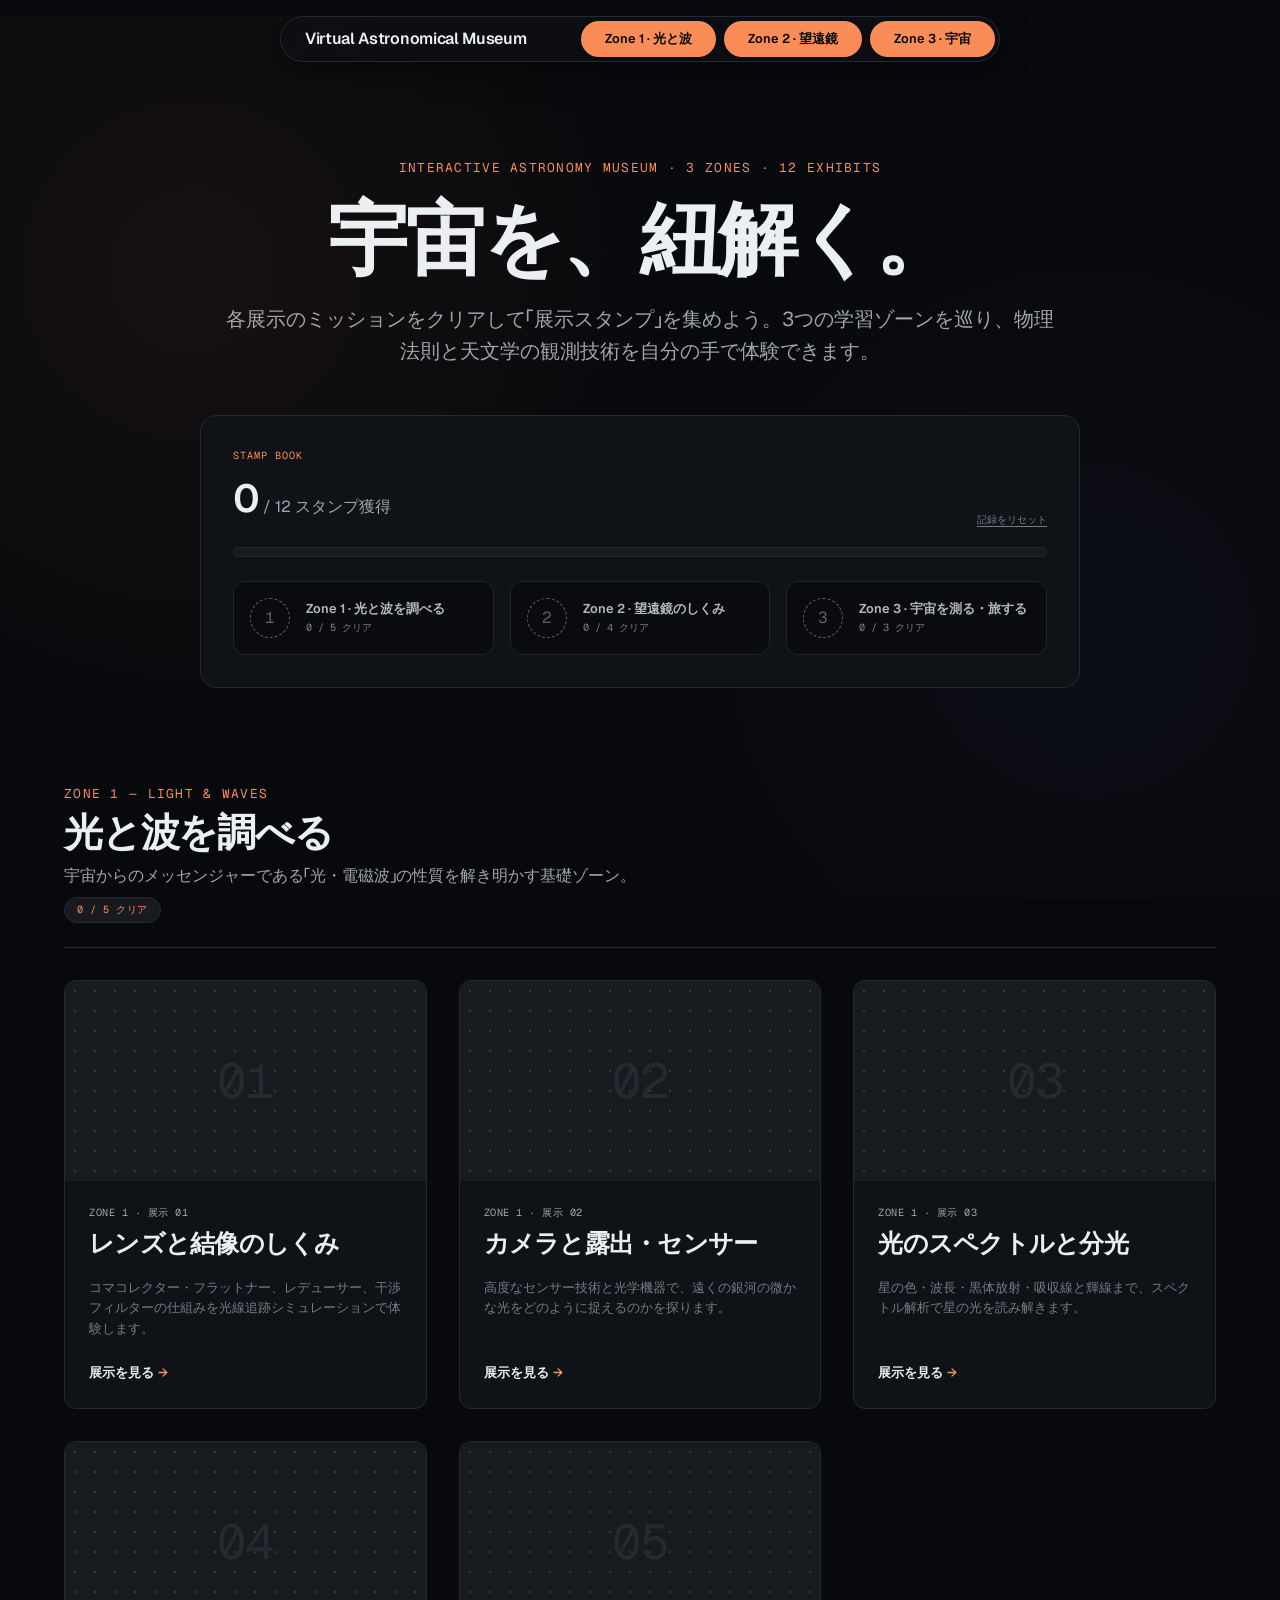
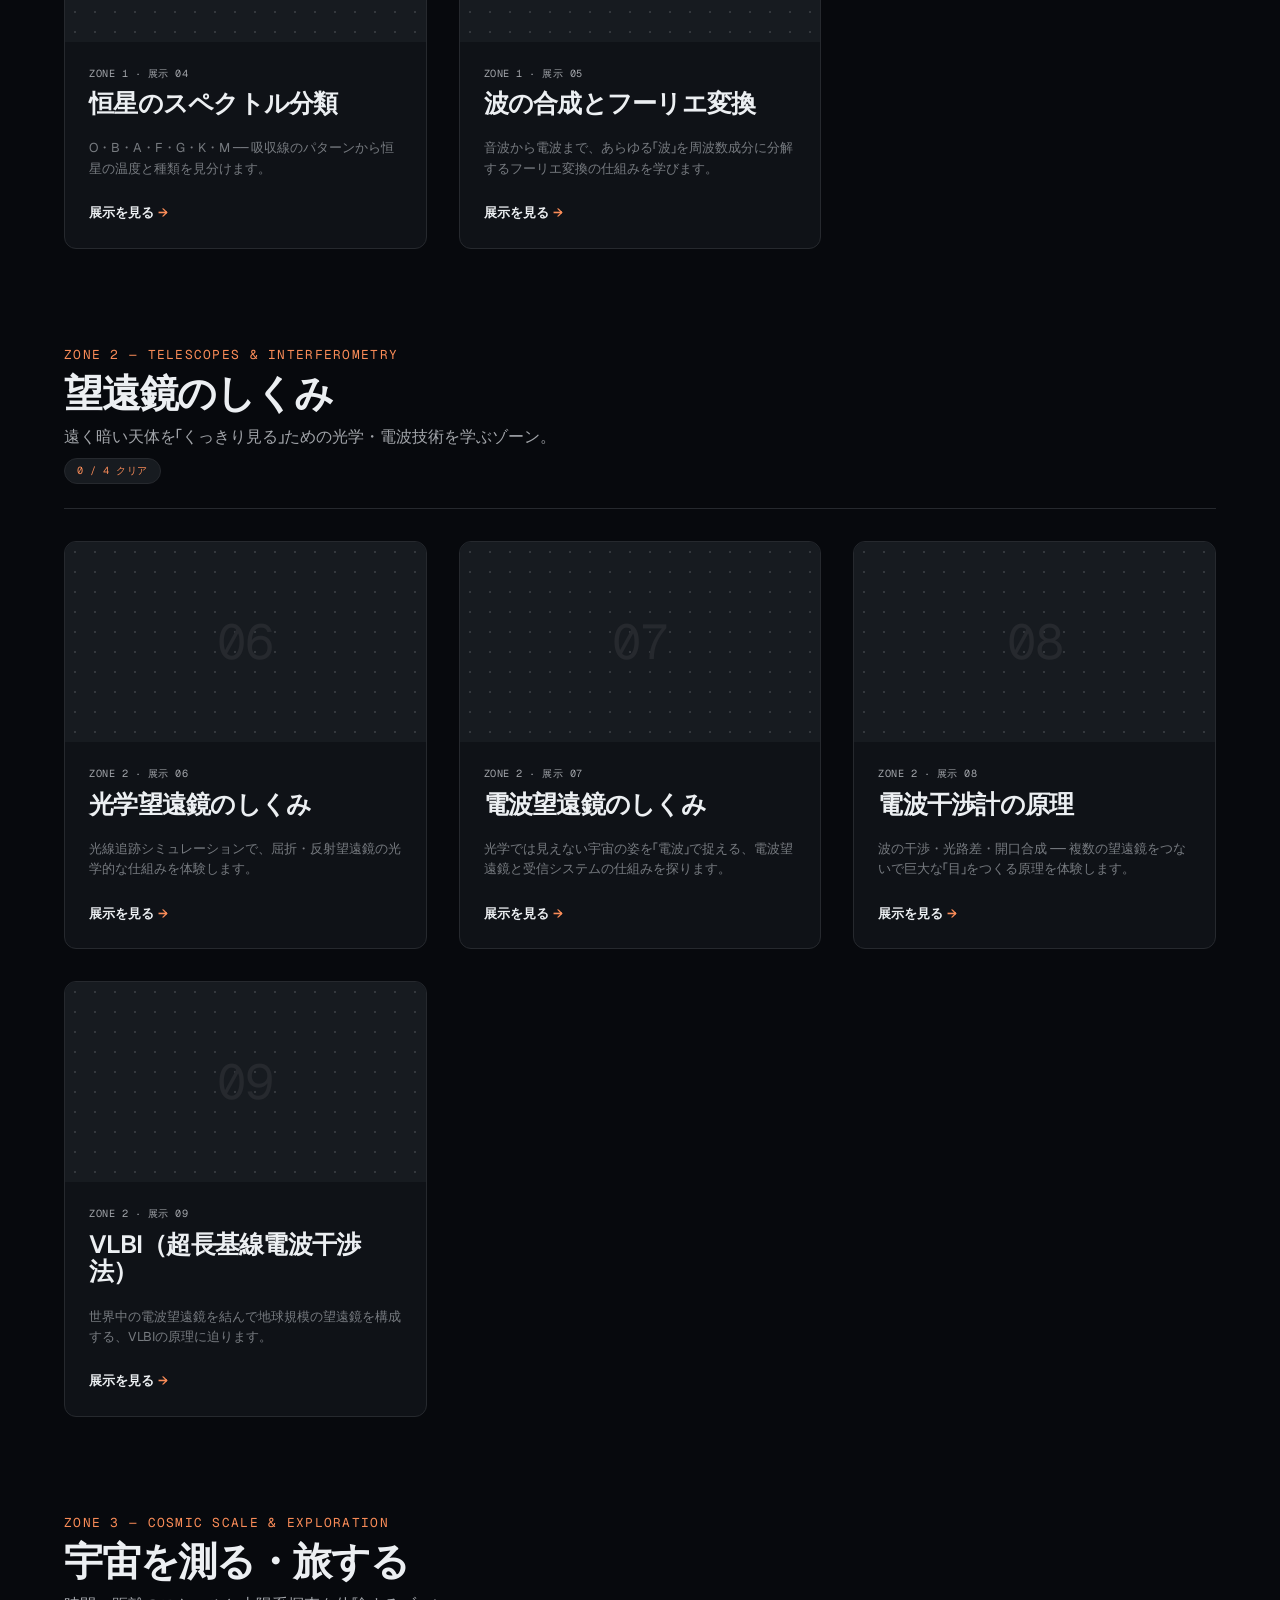
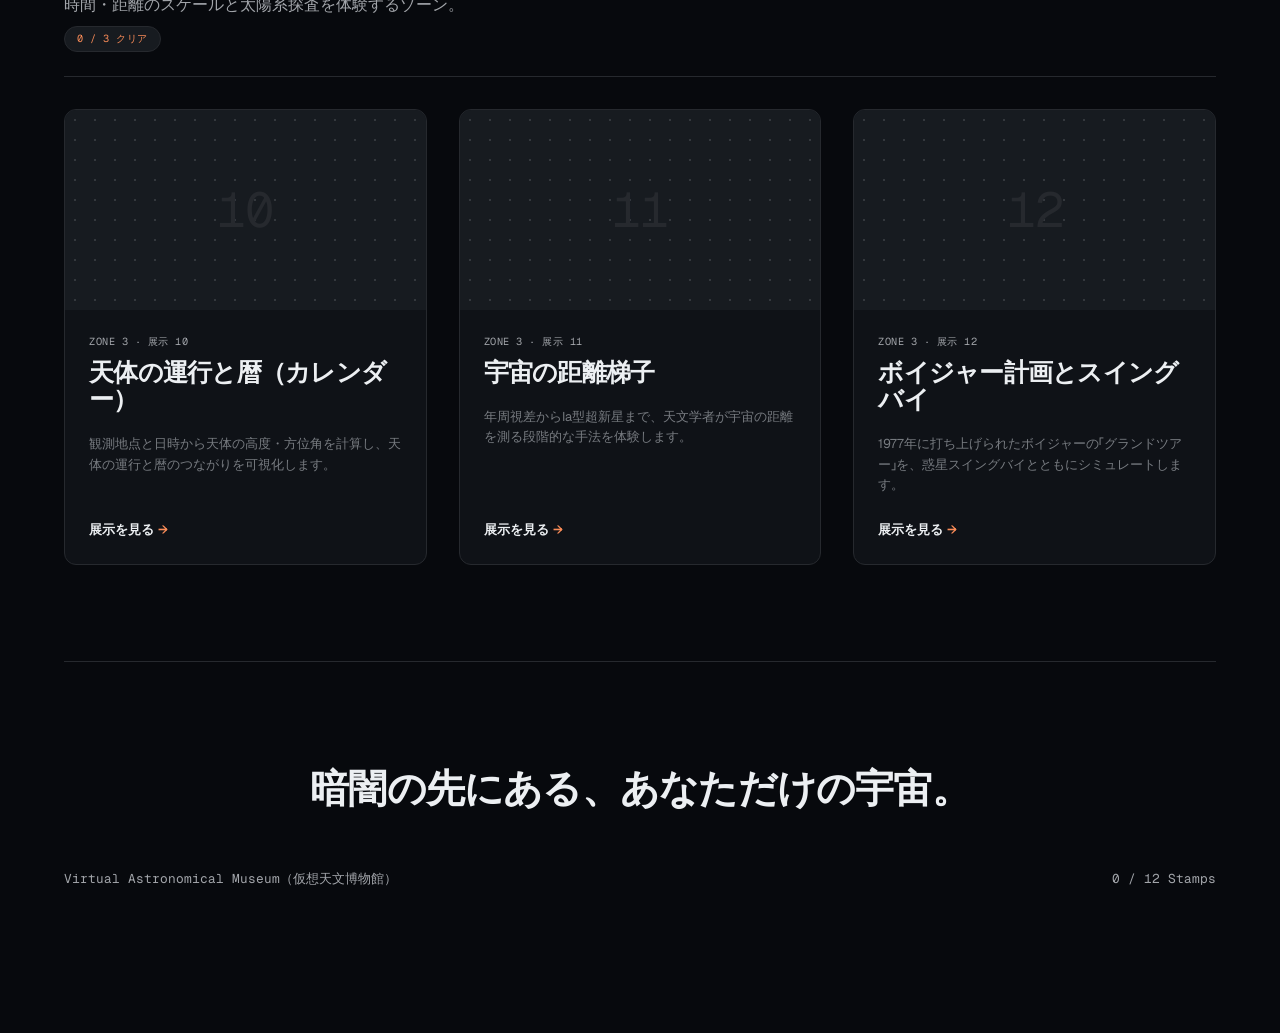
<file: index.html>
<!doctype html>
<html lang="ja">
  <head>
    <meta charset="UTF-8" />
    <meta name="viewport" content="width=device-width, initial-scale=1.0" />
    <title>Virtual Astronomical Museum | 仮想天文博物館</title>
    <link rel="stylesheet" href="style.css" />
    <script src="common-ui.js" defer></script>
    <meta name="description" content="バーチャル天文博物館で、光と波・望遠鏡のしくみ・宇宙のスケールをインタラクティブに探求しましょう。" />
  </head>
  <body>
    <div class="page-container">
      <!-- Nav: N5 Floating Pill -->
      <nav class="nav-pill" aria-label="Main Navigation" style="max-width: 720px; margin-top: var(--space-md)">
        <div class="nav-pill__wordmark">Virtual Astronomical Museum</div>
        <div class="nav-pill__actions">
          <a href="#zone-light" class="nav-pill__btn">Zone 1 · 光と波</a>
          <a href="#zone-telescope" class="nav-pill__btn">Zone 2 · 望遠鏡</a>
          <a href="#zone-cosmos" class="nav-pill__btn">Zone 3 · 宇宙</a>
        </div>
      </nav>

      <!-- Portfolio Grid Header -->
      <header class="portfolio-header" id="exhibits">
        <div class="portfolio-header__tagline">Interactive Astronomy Museum · 3 Zones · 12 Exhibits</div>
        <h1 class="portfolio-header__title">宇宙を、紐解く。</h1>
        <p class="section-lead" style="margin-left: auto; margin-right: auto">
          各展示のミッションをクリアして「展示スタンプ」を集めよう。3つの学習ゾーンを巡り、物理法則と天文学の観測技術を自分の手で体験できます。
        </p>
      </header>

      <!-- スタンプ帳ダッシュボード（common-ui.js により動的描画） -->
      <section id="vam-dashboard" class="vam-dashboard" aria-label="スタンプ帳ダッシュボード"></section>

      <!-- ゾーン別展示カードグリッド（common-ui.js により VAM_CATALOG から動的描画） -->
      <main id="vam-zones"></main>

      <!-- Footer: Ft5 Statement -->
      <footer class="footer-statement">
        <div class="footer-statement__text">暗闇の先にある、あなただけの宇宙。</div>
        <div class="footer-statement__meta">
          <span>Virtual Astronomical Museum（仮想天文博物館）</span>
          <span data-vam="stamp-count">0 / 12 Stamps</span>
        </div>
      </footer>
    </div>
  </body>
</html>
</file>
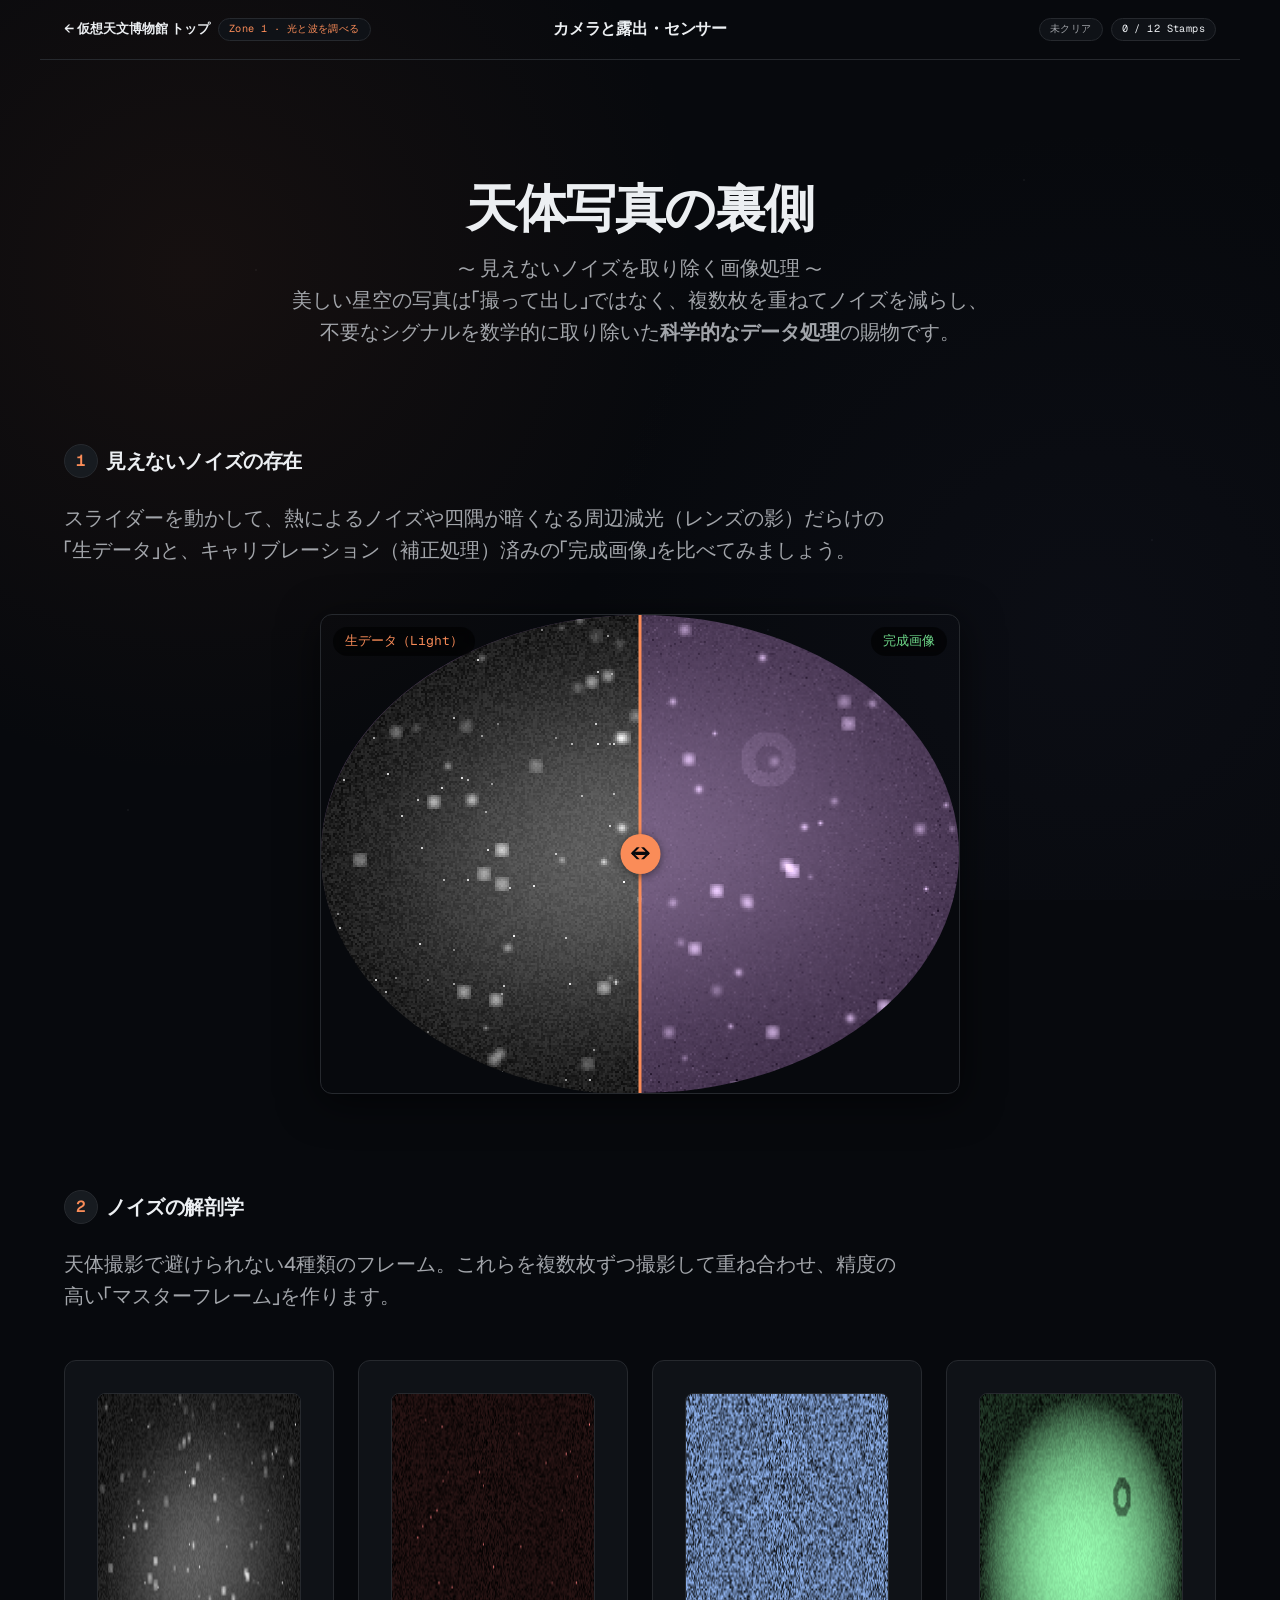
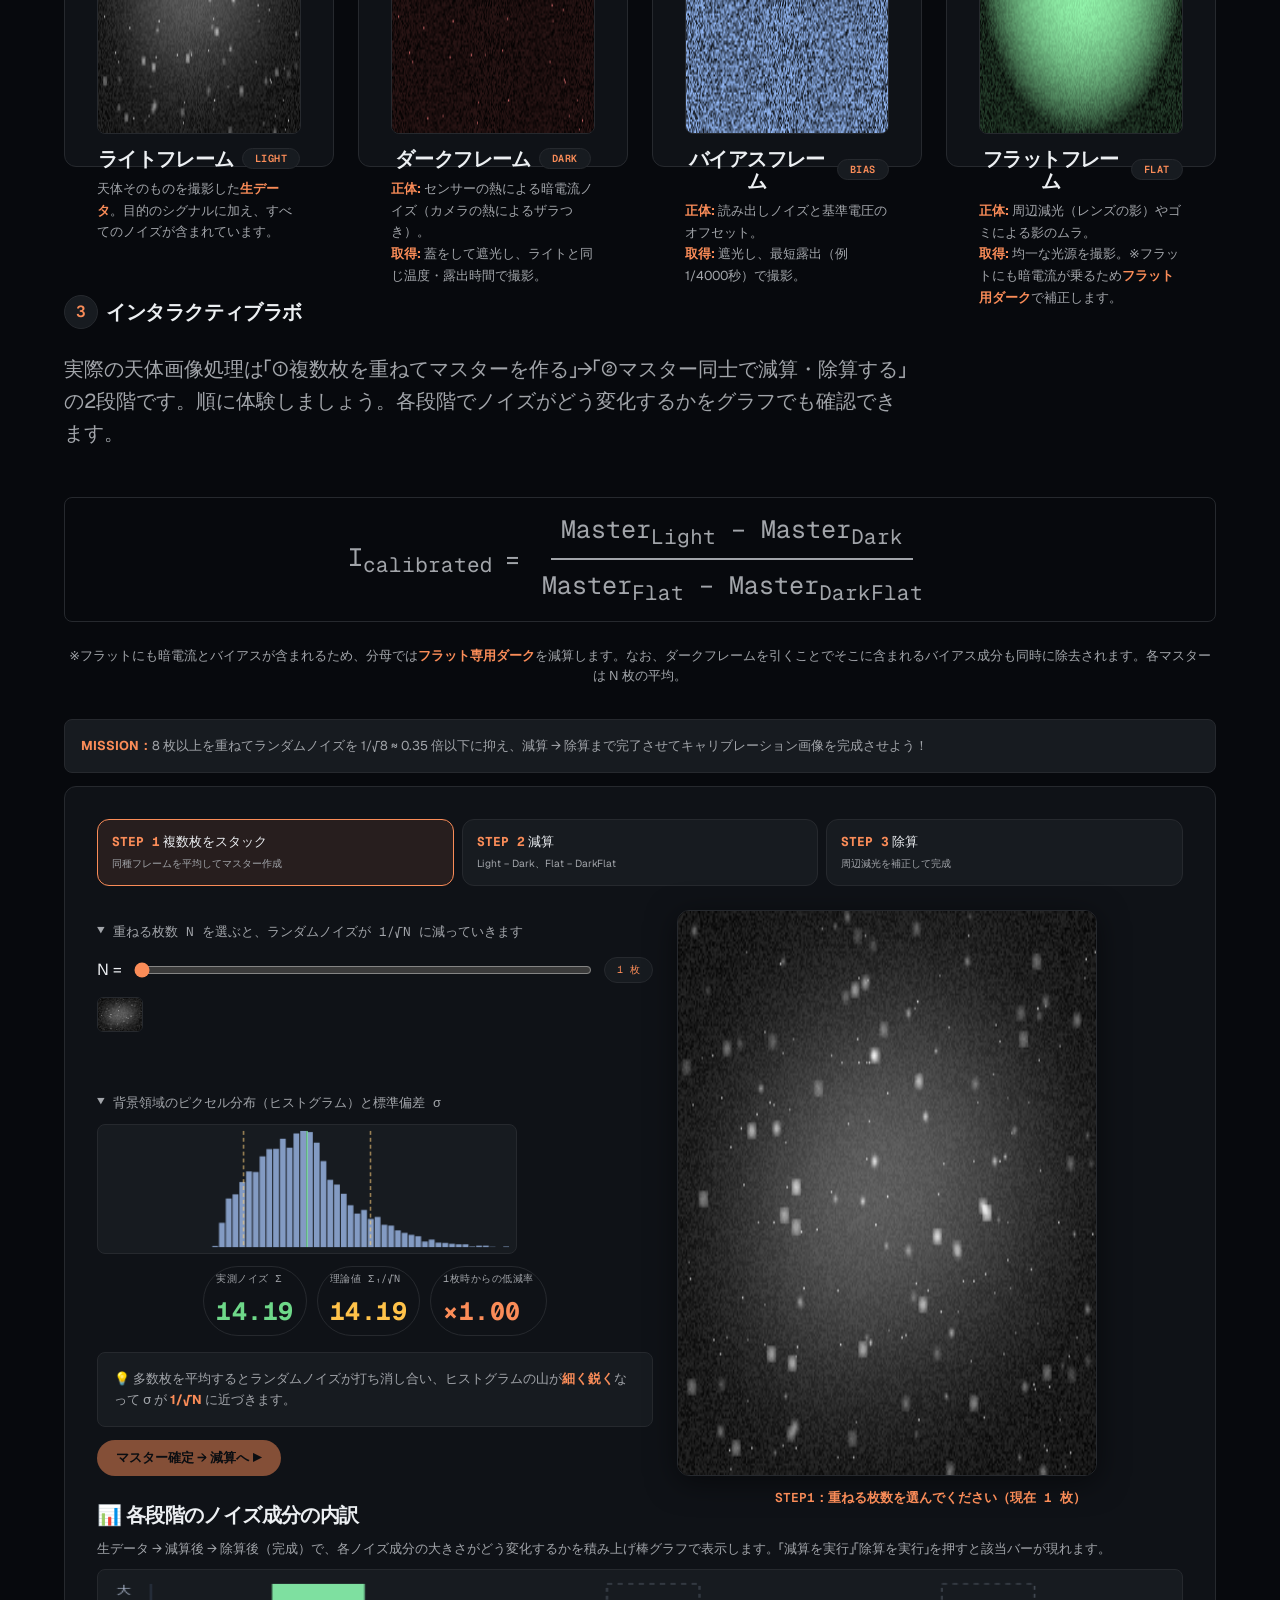
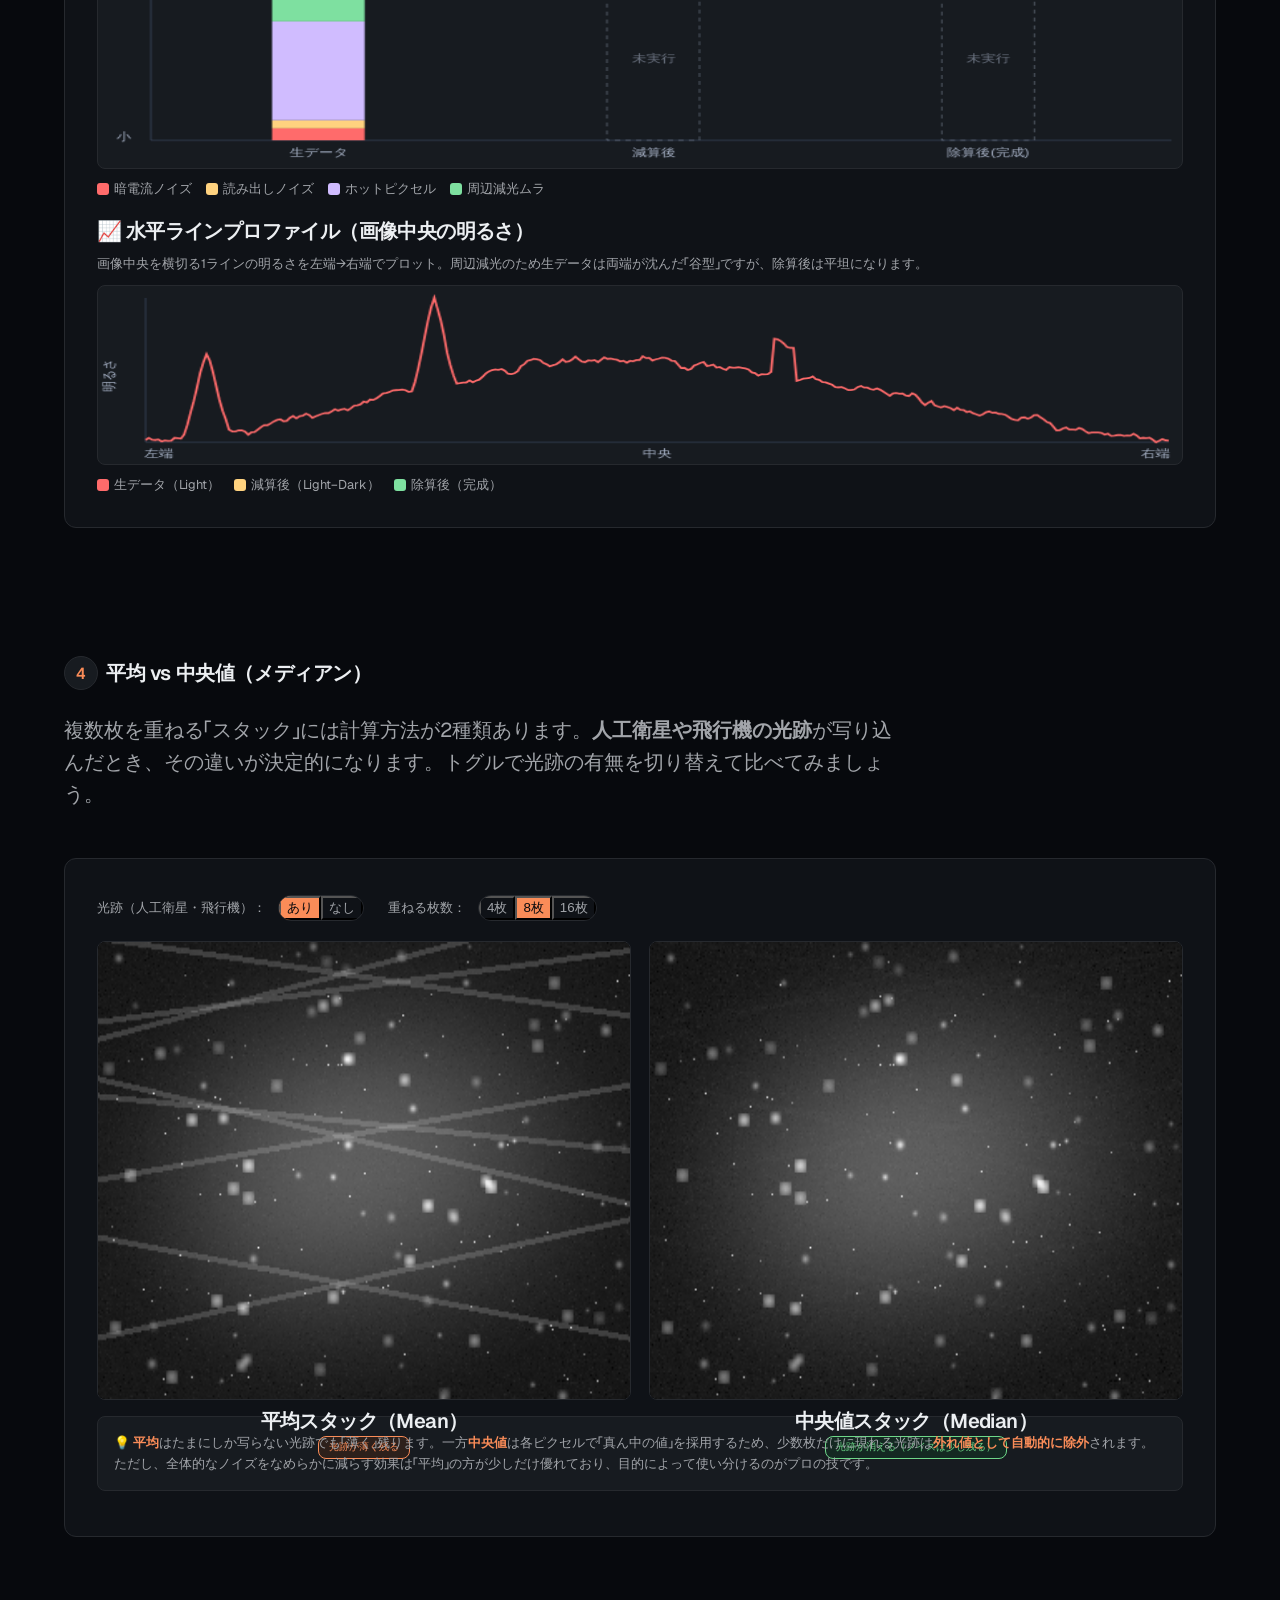
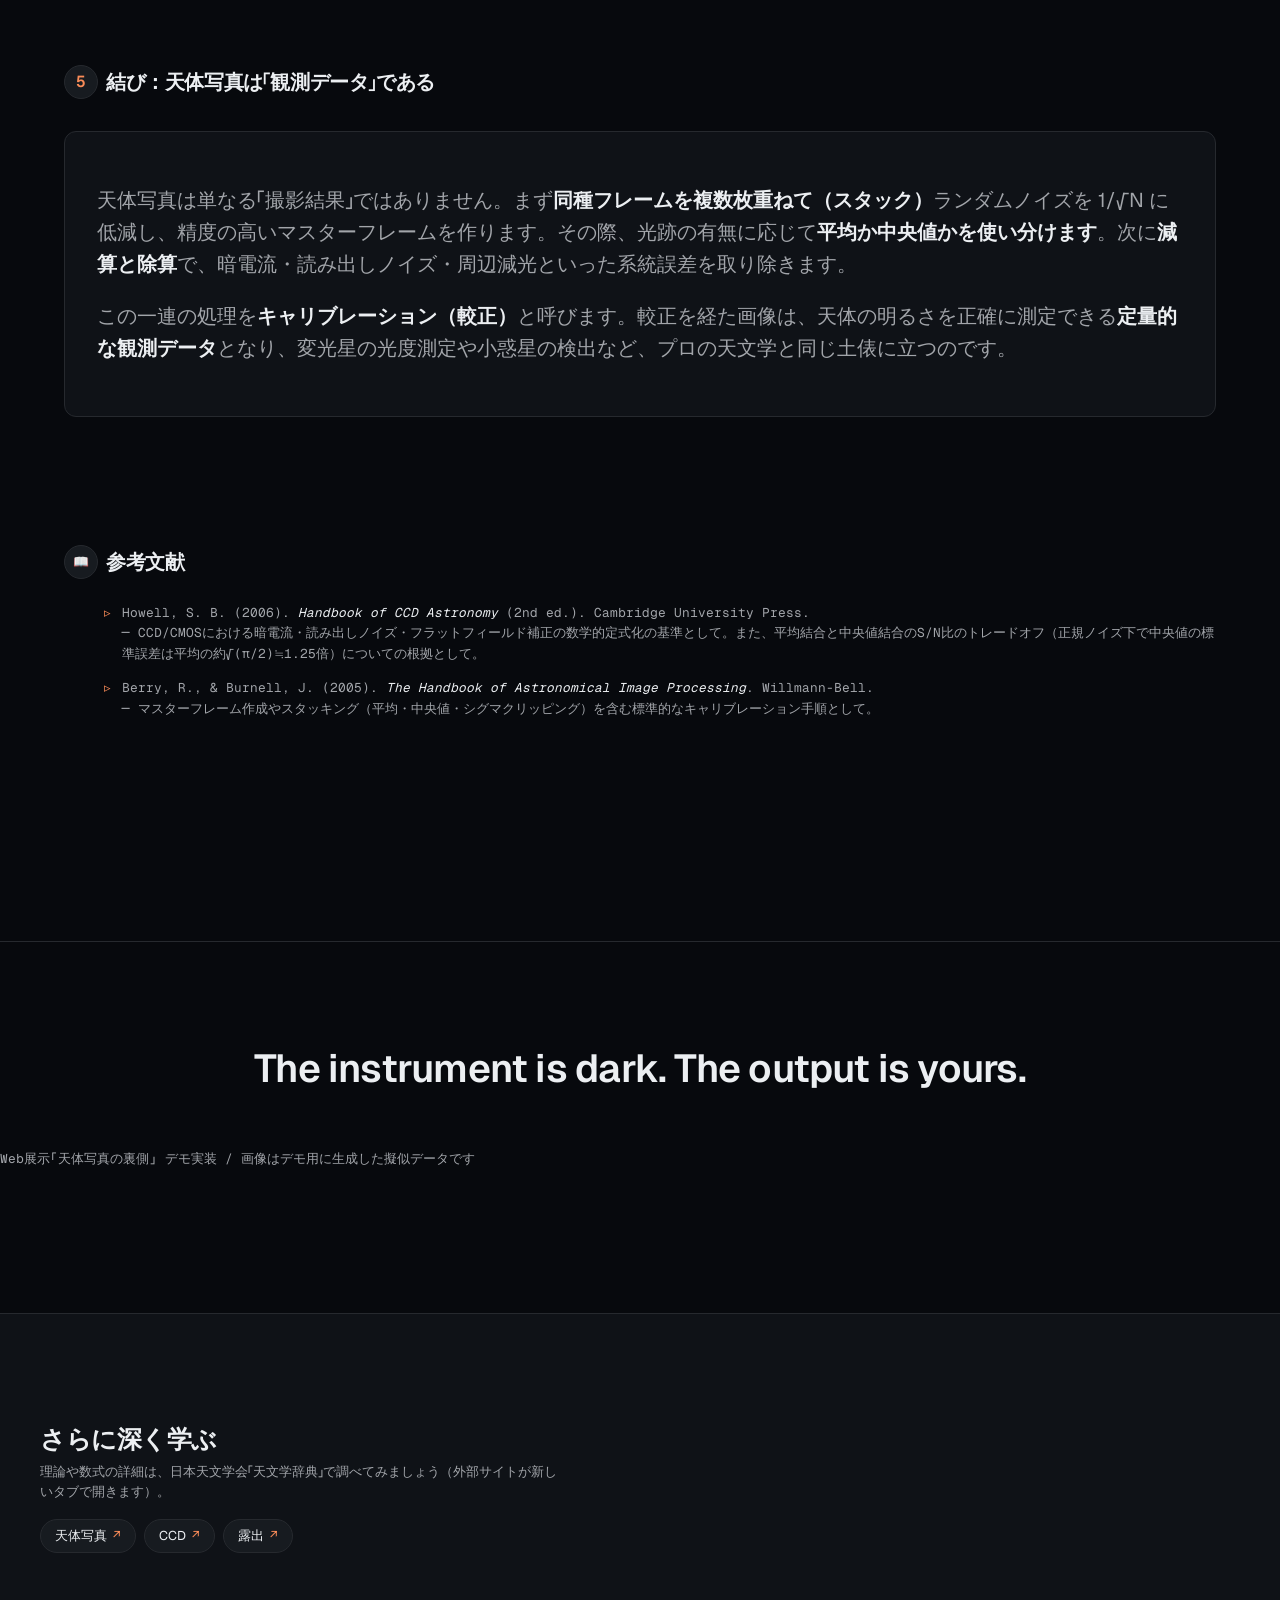
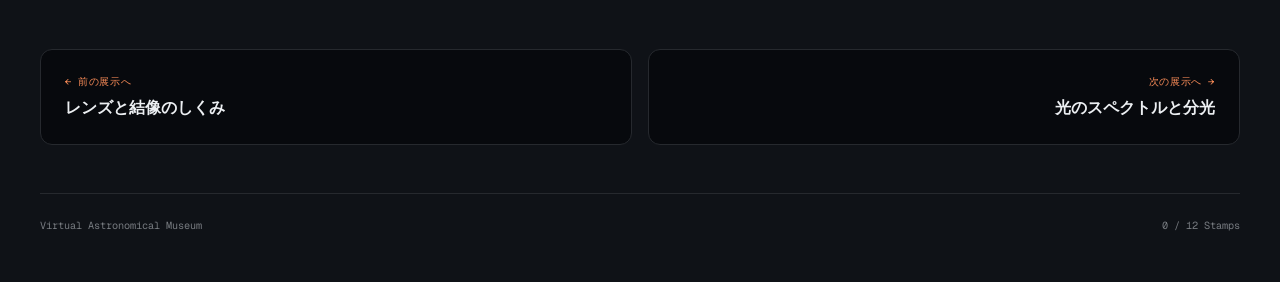
<file: camera.html>
<!doctype html>
<html lang="ja">
  <head>
    <meta charset="UTF-8" />
    <meta name="viewport" content="width=device-width, initial-scale=1.0" />
    <title>天体写真の裏側 〜見えないノイズを取り除く画像処理〜 | Virtual Astronomical Museum</title>
    <link rel="stylesheet" href="style.css">
    <script src="common-ui.js" defer></script>
    <style>
/* Layout specific styles for Camera Lab */
      .starfield {
        position: fixed; inset: 0; z-index: 0; pointer-events: none; opacity: 0.15;
        background-image: radial-gradient(1px 1px at 20% 30%, #fff, transparent), radial-gradient(1px 1px at 60% 70%, #cfe0ff, transparent), radial-gradient(1px 1px at 80% 20%, #fff, transparent), radial-gradient(2px 2px at 40% 80%, #fff, transparent), radial-gradient(1px 1px at 90% 60%, #dde, transparent), radial-gradient(1px 1px at 10% 90%, #fff, transparent);
      }
      .container { position: relative; z-index: 1; max-width: 1100px; margin: 0 auto; padding: 0 var(--space-lg); padding-bottom: var(--space-4xl); }

      /* Header */
      header { text-align: center; padding: var(--space-4xl) 0 var(--space-2xl); }
      header h1 { font-family: var(--font-display); font-size: clamp(2rem, 4vw, 3.5rem); font-weight: 600; margin-bottom: var(--space-md); color: var(--color-ink); letter-spacing: -0.03em;}
      header p { color: var(--color-muted); font-size: var(--text-md); max-width: 700px; margin: 0 auto; }
      
      section { padding: var(--space-2xl) 0; }
      .text-center { text-align: center; }

      /* 比較スライダー */
      .compare { position: relative; width: 100%; max-width: 640px; margin: 0 auto; aspect-ratio: 4/3; border-radius: 12px; overflow: hidden; border: 1px solid var(--color-rule); cursor: ew-resize; user-select: none; box-shadow: 0 8px 40px rgba(0, 0, 0, 0.6); }
      .compare canvas { position: absolute; inset: 0; width: 100%; height: 100%; display: block; }
      .compare .clip-wrap { position: absolute; inset: 0; overflow: hidden; width: 50%; }
      .compare .clip-wrap canvas { width: 640px; height: 480px; }
      .compare .label { position: absolute; top: 12px; padding: 4px 12px; border-radius: 20px; font-size: var(--text-sm); font-family: var(--font-outlier); background: rgba(0, 0, 0, 0.6); backdrop-filter: blur(4px); }
      .label-left { left: 12px; color: oklch(75% 0.15 45); } /* Reddish */
      .label-right { right: 12px; color: oklch(80% 0.15 150); } /* Greenish */
      .compare .handle { position: absolute; top: 0; bottom: 0; width: 3px; left: 50%; background: var(--color-accent); transform: translateX(-50%); }
      .compare .handle::after { content: "↔"; position: absolute; top: 50%; left: 50%; transform: translate(-50%, -50%); width: 40px; height: 40px; background: var(--color-accent); color: var(--color-paper); border-radius: 50%; display: flex; align-items: center; justify-content: center; font-size: 1.2rem; font-weight: 700; box-shadow: 0 2px 10px rgba(0, 0, 0, 0.5); }

      /* フレーム図鑑 */
      .frame-grid { display: grid; grid-template-columns: repeat(auto-fit, minmax(220px, 1fr)); gap: var(--space-lg); }
      .frame-card { text-align: center; }
      .frame-card canvas { width: 100%; aspect-ratio: 4/3; border-radius: 8px; border: 1px solid var(--color-rule); background: #000; }
      .frame-card h3 { margin: 14px 0 6px; font-size: var(--text-md); display: flex; align-items: center; justify-content: center; gap: 8px; color: var(--color-ink); }
      .frame-card .desc { font-size: var(--text-sm); color: var(--color-muted); text-align: left; margin-top: 8px; }
      .frame-card .desc b { color: var(--color-accent); }

      /* 数式 */
      .formula { text-align: center; font-size: var(--text-lg); margin: var(--space-lg) 0; color: var(--color-muted); display: flex; align-items: center; justify-content: center; gap: 12px; flex-wrap: wrap; font-family: var(--font-outlier); }
      .frac { display: inline-flex; flex-direction: column; align-items: center; }
      .frac .top { border-bottom: 2px solid var(--color-muted); padding: 0 10px 4px; }
      .frac .bot { padding: 4px 10px 0; }
      .formula-note { text-align: center; font-size: var(--text-sm); color: var(--color-muted); margin-bottom: var(--space-xl); }
      .formula-note b { color: var(--color-accent); }

      /* ステップタブ */
      .steps { display: flex; gap: 8px; flex-wrap: wrap; margin-bottom: 24px; }
      .step-tab { flex: 1; min-width: 150px; padding: 12px 14px; border-radius: 12px; cursor: pointer; background: var(--color-paper-3); border: 1px solid var(--color-rule); transition: all 0.2s; font-size: var(--text-sm); }
      .step-tab.active { border-color: var(--color-accent); background: oklch(75% 0.15 45 / 0.1); }
      .step-tab.done { border-color: oklch(80% 0.15 150); }
      .step-tab .st-no { font-weight: 700; color: var(--color-accent); font-family: var(--font-outlier); }
      .step-tab.done .st-no { color: oklch(80% 0.15 150); }
      .step-tab .st-desc { color: var(--color-muted); font-size: var(--text-xs); margin-top: 4px; }

      /* ラボレイアウト */
      .lab-layout { display: grid; grid-template-columns: 1fr; gap: 24px; }
      @media (min-width: 820px) { .lab-layout { grid-template-columns: 1.1fr 1fr; } }
      .sub-card { background: var(--color-paper-3); padding: 16px; border-radius: 12px; border: 1px solid var(--color-rule); }
      .sub-card p { font-size: var(--text-sm); }
      .op { color: var(--color-accent); }
      .muted-note { color: var(--color-muted); font-size: var(--text-xs); }

      /* プレビュー */
      .preview-box { text-align: center; }
      .preview-box canvas { width: 100%; max-width: 420px; aspect-ratio: 4/3; border-radius: 12px; border: 1px solid var(--color-rule); background: #000; box-shadow: 0 6px 30px rgba(0, 0, 0, 0.5); }
      .preview-status { margin-top: 12px; font-size: var(--text-sm); min-height: 22px; color: var(--color-accent); font-weight: 600; font-family: var(--font-outlier); }

      /* ヒストグラム・統計 */
      .histo-box { margin-top: 18px; }
      .histo-box canvas { width: 100%; max-width: 420px; height: 130px; border-radius: 8px; border: 1px solid var(--color-rule); background: var(--color-paper-3); }
      .stat-row { display: flex; gap: 10px; flex-wrap: wrap; justify-content: center; margin-top: 12px; }
      .stat-chip { background: transparent; }
      .stat-chip .lbl { color: var(--color-muted); font-size: var(--text-xs); display: block; margin-bottom: 4px;}
      .stat-chip .val { font-size: var(--text-lg); font-weight: 700; color: var(--color-accent); }
      .stat-chip.measured .val { color: oklch(80% 0.15 150); }
      .stat-chip.theory .val { color: oklch(85% 0.15 80); }

      /* スタックUI */
      .stack-area { margin-bottom: 20px; }
      .stack-title { font-size: var(--text-sm); color: var(--color-muted); margin-bottom: 10px; font-family: var(--font-outlier); }
      .thumb-row { display: flex; gap: 6px; flex-wrap: wrap; align-items: center; }
      .thumb { width: 46px; height: 35px; border-radius: 6px; border: 1px solid var(--color-rule); background: #000; opacity: 0; transform: scale(0.7); transition: all 0.25s; }
      .thumb.show { opacity: 1; transform: scale(1); }
      .stack-controls { display: flex; align-items: center; gap: 10px; margin: 14px 0; flex-wrap: wrap; }
      .stack-controls input[type="range"] { flex: 1; min-width: 140px; }

      /* ボタン群のレイアウト */
      .btn-row { display: flex; gap: 12px; flex-wrap: wrap; margin-top: 8px; }

      /* ノイズ可視化グラフ */
      .noise-graphs { margin-top: 28px; }
      .graph-block { margin-top: 20px; }
      .graph-block h4 { font-size: var(--text-md); margin-bottom: 4px; display: flex; align-items: center; gap: 8px; color: var(--color-ink); }
      .graph-block p.gdesc { font-size: var(--text-sm); color: var(--color-muted); margin-bottom: 10px; }
      .graph-block canvas { width: 100%; border-radius: 8px; border: 1px solid var(--color-rule); background: var(--color-paper-3); }
      #barCanvas { height: 200px; }
      #lineCanvas { height: 180px; }
      .legend { display: flex; gap: 14px; flex-wrap: wrap; margin-top: 10px; font-size: var(--text-sm); color: var(--color-muted); }
      .legend span { display: inline-flex; align-items: center; gap: 5px; }
      .legend i { width: 12px; height: 12px; border-radius: 3px; display: inline-block; }

      /* 平均 vs 中央値 */
      .median-compare { display: grid; grid-template-columns: 1fr 1fr; gap: 18px; margin-top: 20px; }
      .median-cell { text-align: center; }
      .median-cell canvas { width: 100%; aspect-ratio: 4/3; border-radius: 8px; border: 1px solid var(--color-rule); background: #000; }
      .median-cell h4 { margin-top: 10px; font-size: var(--text-md); color: var(--color-ink); }
      .median-cell .tag { font-size: var(--text-xs); padding: 2px 10px; border-radius: 8px; display: inline-block; margin-top: 4px; }
      .tag-mean { background: oklch(50% 0.15 45 / 0.15); color: oklch(75% 0.15 45); border: 1px solid oklch(75% 0.15 45); }
      .tag-med { background: oklch(50% 0.15 150 / 0.15); color: oklch(80% 0.15 150); border: 1px solid oklch(80% 0.15 150); }
      .toggle-row { display: flex; gap: 12px; align-items: center; flex-wrap: wrap; margin-top: 4px; }
      .toggle-row .label-txt { font-size: var(--text-sm); color: var(--color-muted); }
      .seg { display: inline-flex; border: 1px solid var(--color-rule); border-radius: 20px; overflow: hidden; }
      .seg button { border-radius: 0; margin: 0; background: transparent; color: var(--color-muted); }
      .seg button.active { background: var(--color-accent); color: var(--color-paper); }

      /* 結び・参考文献 */
      .conclusion { color: var(--color-muted); font-size: var(--text-md); margin-top: var(--space-xl); }
      .conclusion b { color: var(--color-ink); }
      .refs { font-size: var(--text-sm); color: var(--color-muted); font-family: var(--font-outlier); margin-top: var(--space-lg); }
      .refs li { margin-bottom: 14px; list-style: none; padding-left: 18px; position: relative; }
      .refs li::before { content: "▹"; position: absolute; left: 0; color: var(--color-accent); }
      .refs cite { color: var(--color-ink); font-style: italic; }
</style>
  </head>
  <body data-app-id="camera">
    <div class="starfield"></div>
    <div class="page-container">

      <header>
        <h1>天体写真の裏側</h1>
        <p>
          〜 見えないノイズを取り除く画像処理 〜<br />
          美しい星空の写真は「撮って出し」ではなく、複数枚を重ねてノイズを減らし、不要なシグナルを数学的に取り除いた<b>科学的なデータ処理</b>の賜物です。
        </p>
      </header>

      <section id="intro">
        <div class="section-title"><span class="section-num">1</span>見えないノイズの存在</div>
        <p class="section-lead">スライダーを動かして、熱によるノイズや四隅が暗くなる周辺減光（レンズの影）だらけの「生データ」と、キャリブレーション（補正処理）済みの「完成画像」を比べてみましょう。</p>
        <div class="compare" id="compare">
          <canvas id="cmpFinal" width="640" height="480"></canvas>
          <div class="clip-wrap" id="clipWrap"><canvas id="cmpRaw" width="640" height="480"></canvas></div>
          <span class="label label-left">生データ（Light）</span>
          <span class="label label-right">完成画像</span>
          <div class="handle" id="handle"></div>
        </div>
      </section>

      <section id="anatomy">
        <div class="section-title"><span class="section-num">2</span>ノイズの解剖学</div>
        <p class="section-lead">天体撮影で避けられない4種類のフレーム。これらを複数枚ずつ撮影して重ね合わせ、精度の高い「マスターフレーム」を作ります。</p>
        <div class="frame-grid">
          <div class="frame-card card">
            <canvas id="fLight" width="200" height="150"></canvas>
            <h3>ライトフレーム <span class="chip">Light</span></h3>
            <p class="desc">天体そのものを撮影した<b>生データ</b>。目的のシグナルに加え、すべてのノイズが含まれています。</p>
          </div>
          <div class="frame-card card">
            <canvas id="fDark" width="200" height="150"></canvas>
            <h3>ダークフレーム <span class="chip">Dark</span></h3>
            <p class="desc"><b>正体:</b> センサーの熱による暗電流ノイズ（カメラの熱によるザラつき）。<br /><b>取得:</b> 蓋をして遮光し、ライトと同じ温度・露出時間で撮影。</p>
          </div>
          <div class="frame-card card">
            <canvas id="fBias" width="200" height="150"></canvas>
            <h3>バイアスフレーム <span class="chip">Bias</span></h3>
            <p class="desc"><b>正体:</b> 読み出しノイズと基準電圧のオフセット。<br /><b>取得:</b> 遮光し、最短露出（例 1/4000秒）で撮影。</p>
          </div>
          <div class="frame-card card">
            <canvas id="fFlat" width="200" height="150"></canvas>
            <h3>フラットフレーム <span class="chip">Flat</span></h3>
            <p class="desc"><b>正体:</b> 周辺減光（レンズの影）やゴミによる影のムラ。<br /><b>取得:</b> 均一な光源を撮影。※フラットにも暗電流が乗るため<b>フラット用ダーク</b>で補正します。</p>
          </div>
        </div>
      </section>

      <section id="lab">
        <div class="section-title"><span class="section-num">3</span>インタラクティブラボ</div>
        <p class="section-lead">実際の天体画像処理は「①複数枚を重ねてマスターを作る」→「②マスター同士で減算・除算する」の2段階です。順に体験しましょう。各段階でノイズがどう変化するかをグラフでも確認できます。</p>

        <div class="formula">
          <span>I<sub>calibrated</sub></span
          ><span>=</span>
          <span class="frac">
            <span class="top">Master<sub>Light</sub> − Master<sub>Dark</sub></span>
            <span class="bot">Master<sub>Flat</sub> − Master<sub>DarkFlat</sub></span>
          </span>
        </div>
        <p class="formula-note">※フラットにも暗電流とバイアスが含まれるため、分母では<b>フラット専用ダーク</b>を減算します。なお、ダークフレームを引くことでそこに含まれるバイアス成分も同時に除去されます。各マスターは N 枚の平均。</p>

        <p class="hint" id="camMission"><b>MISSION：</b>8 枚以上を重ねてランダムノイズを 1/√8 ≈ 0.35 倍以下に抑え、減算 → 除算まで完了させてキャリブレーション画像を完成させよう！</p>

        <div class="card">
          <div class="steps" id="steps">
            <div class="step-tab active" data-step="0">
              <span class="st-no">STEP 1</span> 複数枚をスタック
              <div class="st-desc">同種フレームを平均してマスター作成</div>
            </div>
            <div class="step-tab" data-step="1">
              <span class="st-no">STEP 2</span> 減算
              <div class="st-desc">Light − Dark、Flat − DarkFlat</div>
            </div>
            <div class="step-tab" data-step="2">
              <span class="st-no">STEP 3</span> 除算
              <div class="st-desc">周辺減光を補正して完成</div>
            </div>
          </div>

          <div class="lab-layout">
            <div>
              <div id="panel-stack">
                <div class="stack-area">
                  <p class="stack-title">▼ 重ねる枚数 N を選ぶと、ランダムノイズが 1/√N に減っていきます</p>
                  <div class="stack-controls">
                    <span>N =</span>
                    <input type="range" id="nStack" min="1" max="16" value="1" step="1" />
                    <span class="n-badge" id="nBadge">1 枚</span>
                  </div>
                  <div class="thumb-row" id="thumbRow"></div>
                </div>

                <div class="histo-box">
                  <p class="stack-title">▼ 背景領域のピクセル分布（ヒストグラム）と標準偏差 σ</p>
                  <canvas id="histo" width="420" height="130"></canvas>
                  <div class="stat-row">
                    <div class="stat-chip measured"><span class="lbl">実測ノイズ σ</span><span class="val" id="statSigma">–</span></div>
                    <div class="stat-chip theory"><span class="lbl">理論値 σ₁/√N</span><span class="val" id="statTheory">–</span></div>
                    <div class="stat-chip"><span class="lbl">1枚時からの低減率</span><span class="val" id="statRatio">–</span></div>
                  </div>
                </div>

                <p class="hint">💡 多数枚を平均するとランダムノイズが打ち消し合い、ヒストグラムの山が<b>細く鋭く</b>なって σ が <b>1/√N</b> に近づきます。</p>
                <div class="btn-row">
                  <button class="btn-primary" id="toStep2" disabled>マスター確定 → 減算へ ▶</button>
                </div>
              </div>

              <div id="panel-sub" style="display: none">
                <p class="stack-title">▼ マスター同士を減算します</p>
                <div class="card sub-card">
                  <p>分子： Master<sub>Light</sub> <span class="op">−</span> Master<sub>Dark</sub> <span class="muted-note">（天体の光＋ノイズ − ノイズ）</span></p>
                  <p style="margin-top: 8px">分母： Master<sub>Flat</sub> <span class="op">−</span> Master<sub>DarkFlat</sub> <span class="muted-note">（影のムラ＋ノイズ − ノイズ）</span></p>
                </div>
                <p class="hint">💡 <b>Light − Dark</b> で赤いホットピクセルと暗電流が消えます。下の内訳グラフで、暗電流・ホットピクセル成分が激減する様子を確認しましょう。</p>
                <div class="btn-row">
                  <button class="btn-primary" id="doSub">減算を実行 ▶</button>
                  <button class="btn-outline" id="backStep1">◀ 戻る</button>
                </div>
              </div>

              <div id="panel-div" style="display: none">
                <p class="stack-title">▼ 減算済み分子を、減算済み分母で割ります</p>
                <div class="card sub-card">
                  <p class="text-center">(Light−Dark) <span class="op">÷</span> (Flat−DarkFlat)</p>
                </div>
                <p class="hint">💡 除算により四隅の暗い影（<b>周辺減光</b>）が持ち上がります。下のラインプロファイルで、両端が沈んだ曲線が<b>平坦</b>になる様子を確認しましょう。</p>
                <div class="btn-row">
                  <button class="btn-primary" id="doDiv">除算を実行 ▶</button>
                  <button class="btn-outline" id="resetAll">最初からやり直す</button>
                </div>
              </div>
            </div>

            <div class="preview-box">
              <canvas id="preview" width="320" height="240"></canvas>
              <p class="preview-status" id="status">STEP1：重ねる枚数を選んでください（現在 1 枚）</p>
            </div>
          </div>

          <div class="noise-graphs">
            <div class="graph-block">
              <h4>📊 各段階のノイズ成分の内訳</h4>
              <p class="gdesc">生データ → 減算後 → 除算後（完成）で、各ノイズ成分の大きさがどう変化するかを積み上げ棒グラフで表示します。「減算を実行」「除算を実行」を押すと該当バーが現れます。</p>
              <canvas id="barCanvas" width="820" height="200"></canvas>
              <div class="legend">
                <span><i style="background: #ff6b6b"></i>暗電流ノイズ</span>
                <span><i style="background: #ffd27f"></i>読み出しノイズ</span>
                <span><i style="background: #d0bcff"></i>ホットピクセル</span>
                <span><i style="background: #7ee0a0"></i>周辺減光ムラ</span>
              </div>
            </div>

            <div class="graph-block">
              <h4>📈 水平ラインプロファイル（画像中央の明るさ）</h4>
              <p class="gdesc">画像中央を横切る1ラインの明るさを左端→右端でプロット。周辺減光のため生データは両端が沈んだ「谷型」ですが、除算後は平坦になります。</p>
              <canvas id="lineCanvas" width="820" height="180"></canvas>
              <div class="legend">
                <span><i style="background: #ff6b6b"></i>生データ（Light）</span>
                <span><i style="background: #ffd27f"></i>減算後（Light−Dark）</span>
                <span><i style="background: #7ee0a0"></i>除算後（完成）</span>
              </div>
            </div>
          </div>
        </div>
      </section>

      <section id="median">
        <div class="section-title"><span class="section-num">4</span>平均 vs 中央値（メディアン）</div>
        <p class="section-lead">複数枚を重ねる「スタック」には計算方法が2種類あります。<b>人工衛星や飛行機の光跡</b>が写り込んだとき、その違いが決定的になります。トグルで光跡の有無を切り替えて比べてみましょう。</p>

        <div class="card">
          <div class="toggle-row">
            <span class="label-txt">光跡（人工衛星・飛行機）：</span>
            <div class="seg" id="trailSeg">
              <button data-trail="on" class="active">あり</button>
              <button data-trail="off">なし</button>
            </div>
            <span class="label-txt" style="margin-left: 12px">重ねる枚数：</span>
            <div class="seg" id="medNSeg">
              <button data-n="4">4枚</button>
              <button data-n="8" class="active">8枚</button>
              <button data-n="16">16枚</button>
            </div>
          </div>

          <div class="median-compare">
            <div class="median-cell">
              <canvas id="meanCanvas" width="320" height="240"></canvas>
              <h4>平均スタック（Mean）</h4>
              <span class="tag tag-mean" id="meanTag">光跡が薄く残る</span>
            </div>
            <div class="median-cell">
              <canvas id="medCanvas" width="320" height="240"></canvas>
              <h4>中央値スタック（Median）</h4>
              <span class="tag tag-med">光跡が消える（ノイズは少し残る）</span>
            </div>
          </div>

          <p class="hint">💡 <b>平均</b>はたまにしか写らない光跡でも「薄く」残ります。一方<b>中央値</b>は各ピクセルで「真ん中の値」を採用するため、少数枚だけに現れる光跡は<b>外れ値として自動的に除外</b>されます。ただし、全体的なノイズをなめらかに減らす効果は「平均」の方が少しだけ優れており、目的によって使い分けるのがプロの技です。</p>
        </div>
      </section>

      <section id="conclusion">
        <div class="section-title"><span class="section-num">5</span>結び：天体写真は「観測データ」である</div>
        <div class="card conclusion">
          <p>天体写真は単なる「撮影結果」ではありません。まず<b>同種フレームを複数枚重ねて（スタック）</b>ランダムノイズを 1/√N に低減し、精度の高いマスターフレームを作ります。その際、光跡の有無に応じて<b>平均か中央値かを使い分けます</b>。次に<b>減算と除算</b>で、暗電流・読み出しノイズ・周辺減光といった系統誤差を取り除きます。</p>
          <p style="margin-top: 14px">この一連の処理を<b>キャリブレーション（較正）</b>と呼びます。較正を経た画像は、天体の明るさを正確に測定できる<b>定量的な観測データ</b>となり、変光星の光度測定や小惑星の検出など、プロの天文学と同じ土俵に立つのです。</p>
        </div>
      </section>

      <section id="refs">
        <div class="section-title"><span class="section-num" style="font-size: 0.8rem">📖</span>参考文献</div>
        <ul class="refs">
          <li>
            Howell, S. B. (2006). <cite>Handbook of CCD Astronomy</cite> (2nd ed.). Cambridge University Press.<br />
            ─ CCD/CMOSにおける暗電流・読み出しノイズ・フラットフィールド補正の数学的定式化の基準として。また、平均結合と中央値結合のS/N比のトレードオフ（正規ノイズ下で中央値の標準誤差は平均の約√(π/2)≒1.25倍）についての根拠として。
          </li>
          <li>
            Berry, R., &amp; Burnell, J. (2005). <cite>The Handbook of Astronomical Image Processing</cite>. Willmann-Bell.<br />
            ─ マスターフレーム作成やスタッキング（平均・中央値・シグマクリッピング）を含む標準的なキャリブレーション手順として。
          </li>
        </ul>
      </section>
    </div>
    
    <!-- Footer: Ft5 Statement -->
    <footer class="footer-statement">
      <div class="footer-statement__text">
        The instrument is dark. The output is yours.
      </div>
      <div class="footer-statement__meta">
        <span>Web展示「天体写真の裏側」 デモ実装 / 画像はデモ用に生成した擬似データです</span>
      </div>
    </footer>

    <script>
"use strict";

      /* ============================================================
         定数・共通ユーティリティ
         ============================================================ */
      const W = 320;
      const H = 240;
      const SIZE = W * H;

      const PARAMS = {
        biasBase: 18,
        darkCurrent: 8,
        darkFlatCurrent: 2,
        noiseAmp: 22,
      };

      const SEED = { light: 1000, dark: 2000, flat: 3000, darkFlat: 4000, trail: 5000 };

      const COLOR = {
        error: "#ff6b6b",
        warn: "#ffd27f",
        purple: "#d0bcff",
        success: "#7ee0a0",
        axis: "rgba(58,70,94,0.8)",
        text: "#a8b3c7",
      };

      function makeRng(seed) {
        let s = seed >>> 0;
        return () => {
          s = (s * 1664525 + 1013904223) >>> 0;
          return s / 4294967296;
        };
      }

      const $ = (id) => document.getElementById(id);
      const clamp01 = (v) => Math.min(1, Math.max(0, v));

      /* ============================================================
         擬似データ生成
         ============================================================ */
      const hotPixels = (() => {
        const r = makeRng(777);
        const a = [];
        for (let i = 0; i < 120; i++) a.push({ x: (r() * W) | 0, y: (r() * H) | 0, v: 80 + r() * 175 });
        return a;
      })();

      const stars = (() => {
        const r = makeRng(42);
        const a = [];
        for (let i = 0; i < 90; i++) a.push({ x: r() * W, y: r() * H, mag: 0.3 + r() * 0.7, size: 0.6 + r() * 2.2 });
        return a;
      })();

      function vignette(x, y) {
        const dx = (x - W / 2) / (W / 2);
        const dy = (y - H / 2) / (H / 2);
        const d = Math.sqrt(dx * dx + dy * dy);
        return Math.max(0.45, 1 - 0.55 * d * d);
      }

      function nebula(x, y) {
        const cx = W * 0.55;
        const cy = H * 0.45;
        const dx = (x - cx) / (W * 0.35);
        const dy = (y - cy) / (H * 0.35);
        const d = dx * dx + dy * dy;
        return 55 * Math.exp(-d) + 22 * Math.exp(-((x - W * 0.3) ** 2 + (y - H * 0.6) ** 2) / 6000);
      }

      function flatIllum(x, y) {
        let v = 200 * vignette(x, y);
        const gx = x - W * 0.7;
        const gy = y - H * 0.3;
        const gd = Math.sqrt(gx * gx + gy * gy);
        if (gd < 14 && gd > 7) v *= 0.7;
        return v;
      }

      function applyHotPixels(a) {
        for (const hp of hotPixels) {
          const idx = hp.y * W + hp.x;
          if (idx >= 0 && idx < SIZE) a[idx] += hp.v;
        }
      }

      function addSignal(a) {
        for (let y = 0; y < H; y++) {
          for (let x = 0; x < W; x++) {
            a[y * W + x] += (nebula(x, y) + 6) * vignette(x, y);
          }
        }
        for (const s of stars) {
          const sx = s.x | 0;
          const sy = s.y | 0;
          for (let dy = -3; dy <= 3; dy++) {
            for (let dx = -3; dx <= 3; dx++) {
              const x = sx + dx;
              const y = sy + dy;
              if (x < 0 || y < 0 || x >= W || y >= H) continue;
              const g = Math.exp(-(dx * dx + dy * dy) / (2 * s.size * s.size));
              a[y * W + x] += 220 * s.mag * g * vignette(x, y);
            }
          }
        }
      }

      /* ============================================================
         各種フレーム生成
         ============================================================ */
      function frameLight(seed) {
        const r = makeRng(seed);
        const a = new Float32Array(SIZE);
        for (let i = 0; i < SIZE; i++) a[i] = PARAMS.biasBase + PARAMS.darkCurrent + (r() - 0.5) * PARAMS.noiseAmp;
        applyHotPixels(a);
        addSignal(a);
        return a;
      }

      function frameDark(seed) {
        const r = makeRng(seed);
        const a = new Float32Array(SIZE);
        for (let i = 0; i < SIZE; i++) a[i] = PARAMS.biasBase + PARAMS.darkCurrent + (r() - 0.5) * PARAMS.noiseAmp;
        applyHotPixels(a);
        return a;
      }

      function frameBias(seed) {
        const r = makeRng(seed);
        const a = new Float32Array(SIZE);
        for (let i = 0; i < SIZE; i++) a[i] = PARAMS.biasBase + (r() - 0.5) * 16;
        return a;
      }

      function frameFlat(seed) {
        const r = makeRng(seed);
        const a = new Float32Array(SIZE);
        for (let y = 0; y < H; y++) {
          for (let x = 0; x < W; x++) {
            const i = y * W + x;
            a[i] = flatIllum(x, y) + PARAMS.biasBase + PARAMS.darkFlatCurrent + (r() - 0.5) * 18;
          }
        }
        return a;
      }

      function frameDarkFlat(seed) {
        const r = makeRng(seed);
        const a = new Float32Array(SIZE);
        for (let i = 0; i < SIZE; i++) a[i] = PARAMS.biasBase + PARAMS.darkFlatCurrent + (r() - 0.5) * 18;
        return a;
      }

      function frameLightWithTrail(seed, trailOn) {
        const a = frameLight(seed);
        if (trailOn) {
          const r = makeRng(seed * 13 + 7);
          const y0 = r() * H;
          const angle = (r() - 0.5) * 0.6;
          for (let x = 0; x < W; x++) {
            const y = Math.round(y0 + Math.tan(angle) * (x - W / 2));
            for (let t = -1; t <= 1; t++) {
              const yy = y + t;
              if (yy < 0 || yy >= H) continue;
              a[yy * W + x] += 260;
            }
          }
        }
        return a;
      }

      /* ============================================================
         スタック処理
         ============================================================ */
      function meanStack(genFn, N) {
        const acc = new Float32Array(SIZE);
        for (let k = 0; k < N; k++) {
          const f = genFn(k);
          for (let i = 0; i < SIZE; i++) acc[i] += f[i];
        }
        for (let i = 0; i < SIZE; i++) acc[i] /= N;
        return acc;
      }

      function stackMaster(genFn, N, seedBase) {
        return meanStack((k) => genFn(seedBase + k * 97 + 1), N);
      }

      function meanStackTrail(N, trailOn) {
        return meanStack((k) => frameLightWithTrail(SEED.trail + k * 131 + 1, trailOn), N);
      }

      function medianStackTrail(N, trailOn) {
        const frames = [];
        for (let k = 0; k < N; k++) frames.push(frameLightWithTrail(SEED.trail + k * 131 + 1, trailOn));
        const out = new Float32Array(SIZE);
        const buf = new Float32Array(N);
        for (let i = 0; i < SIZE; i++) {
          for (let k = 0; k < N; k++) buf[k] = frames[k][i];
          buf.sort();
          out[i] = N % 2 ? buf[(N - 1) >> 1] : (buf[N / 2 - 1] + buf[N / 2]) / 2;
        }
        return out;
      }

      /* ============================================================
         キャリブレーション演算
         ============================================================ */
      function calibrate(mLight, mDark, mFlat, mDarkFlat) {
        const numerator = new Float32Array(SIZE);
        const denominator = new Float32Array(SIZE);
        for (let i = 0; i < SIZE; i++) {
          numerator[i] = mLight[i] - mDark[i];
          denominator[i] = mFlat[i] - mDarkFlat[i];
        }
        let dm = 0;
        for (let i = 0; i < SIZE; i++) dm += denominator[i];
        dm /= SIZE;
        const finalImg = new Float32Array(SIZE);
        for (let i = 0; i < SIZE; i++) {
          const d = denominator[i] / dm;
          finalImg[i] = numerator[i] / (d || 1e-6);
        }
        return { numerator, denominator, finalImg };
      }

      /* ============================================================
         描画
         ============================================================ */
      function renderImage(canvas, arr, opts = {}) {
        const { tint = null, final = false } = opts;
        const ctx = canvas.getContext("2d");
        const w = canvas.width;
        const h = canvas.height;
        const img = ctx.createImageData(w, h);

        let mn = Infinity;
        let mx = -Infinity;
        for (let i = 0; i < arr.length; i++) {
          if (arr[i] < mn) mn = arr[i];
          if (arr[i] > mx) mx = arr[i];
        }
        const range = mx - mn || 1;

        for (let y = 0; y < h; y++) {
          for (let x = 0; x < w; x++) {
            const sx = ((x * W) / w) | 0;
            const sy = ((y * H) / h) | 0;
            const v = Math.pow(clamp01((arr[sy * W + sx] - mn) / range), 0.7);
            const g = v * 255;
            const di = (y * w + x) * 4;
            if (final) {
              img.data[di] = Math.min(255, g * 1.05 + 12);
              img.data[di + 1] = Math.min(255, g * 0.95);
              img.data[di + 2] = Math.min(255, g * 1.1 + 20);
            } else if (tint) {
              img.data[di] = Math.round(g * tint[0]);
              img.data[di + 1] = Math.round(g * tint[1]);
              img.data[di + 2] = Math.round(g * tint[2]);
            } else {
              const gi = Math.round(g);
              img.data[di] = gi;
              img.data[di + 1] = gi;
              img.data[di + 2] = gi;
            }
            img.data[di + 3] = 255;
          }
        }
        ctx.putImageData(img, 0, 0);
      }
      const drawFloat = (canvas, arr, tint) => renderImage(canvas, arr, { tint });
      const drawFinal = (canvas, arr) => renderImage(canvas, arr, { final: true });

      /* ============================================================
         背景統計・ヒストグラム
         ============================================================ */
      const REGION = { x0: 8, y0: 8, x1: 90, y1: 90 };

      function regionStats(arr) {
        let sum = 0;
        let n = 0;
        const vals = [];
        for (let y = REGION.y0; y < REGION.y1; y++) {
          for (let x = REGION.x0; x < REGION.x1; x++) {
            const v = arr[y * W + x];
            sum += v;
            n++;
            vals.push(v);
          }
        }
        const mean = sum / n;
        let sq = 0;
        for (const v of vals) sq += (v - mean) * (v - mean);
        return { mean, sigma: Math.sqrt(sq / n), vals };
      }

      function drawHisto(canvas, vals, mean, sigma) {
        const ctx = canvas.getContext("2d");
        const w = canvas.width;
        const h = canvas.height;
        ctx.clearRect(0, 0, w, h);

        const halfRange = Math.max(6, state.sigma0 * 3.2);
        const lo = mean - halfRange;
        const hi = mean + halfRange;
        const BINS = 60;
        const bins = new Float32Array(BINS);
        for (const v of vals) {
          const t = (v - lo) / (hi - lo);
          if (t < 0 || t >= 1) continue;
          bins[(t * BINS) | 0]++;
        }
        let bmax = 1;
        for (const b of bins) if (b > bmax) bmax = b;

        const pad = 6;
        const binW = (w - pad * 2) / BINS;
        ctx.fillStyle = "rgba(168,199,250,0.75)";
        for (let i = 0; i < BINS; i++) {
          const bh = (bins[i] / bmax) * (h - pad * 2);
          const bx = pad + i * binW;
          ctx.fillRect(bx, h - pad - bh, binW - 1, bh);
        }

        const mx = pad + ((mean - lo) / (hi - lo)) * (w - pad * 2);
        ctx.strokeStyle = COLOR.success;
        ctx.lineWidth = 1.5;
        ctx.beginPath();
        ctx.moveTo(mx, pad);
        ctx.lineTo(mx, h - pad);
        ctx.stroke();

        ctx.strokeStyle = "rgba(255,210,127,0.9)";
        ctx.setLineDash([4, 3]);
        ctx.lineWidth = 1;
        for (const sv of [mean - sigma, mean + sigma]) {
          const sx = pad + ((sv - lo) / (hi - lo)) * (w - pad * 2);
          ctx.beginPath();
          ctx.moveTo(sx, pad);
          ctx.lineTo(sx, h - pad);
          ctx.stroke();
        }
        ctx.setLineDash([]);
      }

      /* ============================================================
         ノイズ成分の指標抽出
         ============================================================ */
      function metricDarkCurrent(arr) {
        return Math.max(0, regionStats(arr).mean - PARAMS.biasBase);
      }
      function metricReadNoise(arr) {
        return regionStats(arr).sigma;
      }
      function metricHotPixel(arr) {
        const base = regionStats(arr).mean;
        let sum = 0;
        let c = 0;
        for (const hp of hotPixels) {
          const idx = hp.y * W + hp.x;
          if (idx < 0 || idx >= SIZE) continue;
          const ex = arr[idx] - base;
          if (ex > 0) {
            sum += ex;
            c++;
          }
        }
        return c ? sum / c : 0;
      }
      function metricVignette(arr) {
        const center = arr[((H / 2) | 0) * W + ((W / 2) | 0)];
        const corner = (arr[10 * W + 10] + arr[10 * W + (W - 10)] + arr[(H - 10) * W + 10] + arr[(H - 10) * W + (W - 10)]) / 4;
        return Math.max(0, center - corner);
      }

      function computeStageMetrics(arr, isFinal) {
        return {
          dark: metricDarkCurrent(arr),
          read: metricReadNoise(arr),
          hot: metricHotPixel(arr),
          vig: isFinal ? 0 : metricVignette(arr),
        };
      }

      /* ============================================================
         グラフ
         ============================================================ */
      const BAR_COMPS = [
        { k: "dark", color: COLOR.error },
        { k: "read", color: COLOR.warn },
        { k: "hot", color: COLOR.purple },
        { k: "vig", color: COLOR.success },
      ];

      function drawBarChart() {
        const cv = $("barCanvas");
        const ctx = cv.getContext("2d");
        const w = cv.width;
        const h = cv.height;
        ctx.clearRect(0, 0, w, h);

        const stages = [
          { label: "生データ", data: state.stageMetrics.raw },
          { label: "減算後", data: state.stageMetrics.sub },
          { label: "除算後(完成)", data: state.stageMetrics.div },
        ];

        let maxTotal = 1;
        for (const s of stages) {
          if (!s.data) continue;
          let t = 0;
          for (const c of BAR_COMPS) t += s.data[c.k];
          if (t > maxTotal) maxTotal = t;
        }

        const padL = 40;
        const padB = 28;
        const padT = 14;
        const plotH = h - padB - padT;
        const groupW = (w - padL - 20) / stages.length;

        ctx.strokeStyle = COLOR.axis;
        ctx.beginPath();
        ctx.moveTo(padL, padT);
        ctx.lineTo(padL, h - padB);
        ctx.lineTo(w - 8, h - padB);
        ctx.stroke();

        ctx.fillStyle = COLOR.text;
        ctx.font = "11px sans-serif";
        ctx.fillText("大", padL - 26, padT + 10);
        ctx.fillText("小", padL - 26, h - padB);

        stages.forEach((s, si) => {
          const cx = padL + groupW * si + groupW * 0.5;
          const barW = Math.min(70, groupW * 0.5);
          ctx.fillStyle = COLOR.text;
          ctx.textAlign = "center";
          ctx.fillText(s.label, cx, h - padB + 16);

          if (!s.data) {
            ctx.strokeStyle = "rgba(168,179,199,0.4)";
            ctx.setLineDash([4, 4]);
            ctx.strokeRect(cx - barW / 2, padT, barW, plotH);
            ctx.setLineDash([]);
            ctx.fillStyle = "rgba(168,179,199,0.6)";
            ctx.fillText("未実行", cx, padT + plotH / 2);
            return;
          }

          let yCur = h - padB;
          for (const c of BAR_COMPS) {
            const bh = (s.data[c.k] / maxTotal) * plotH;
            ctx.fillStyle = c.color;
            ctx.fillRect(cx - barW / 2, yCur - bh, barW, bh);
            yCur -= bh;
          }
        });
        ctx.textAlign = "left";
      }

      function extractLine(arr) {
        const y = (H / 2) | 0;
        const out = new Float32Array(W);
        for (let x = 0; x < W; x++) out[x] = arr[y * W + x];
        return out;
      }

      function smoothLine(line, k = 3) {
        if (!line) return null;
        const out = new Float32Array(W);
        for (let x = 0; x < W; x++) {
          let s = 0;
          let c = 0;
          for (let d = -k; d <= k; d++) {
            const xx = x + d;
            if (xx < 0 || xx >= W) continue;
            s += line[xx];
            c++;
          }
          out[x] = s / c;
        }
        return out;
      }

      function drawLineChart() {
        const cv = $("lineCanvas");
        const ctx = cv.getContext("2d");
        const w = cv.width;
        const h = cv.height;
        ctx.clearRect(0, 0, w, h);

        const padL = 36;
        const padB = 22;
        const padT = 12;
        const padR = 10;
        const plotW = w - padL - padR;
        const plotH = h - padB - padT;

        ctx.strokeStyle = COLOR.axis;
        ctx.beginPath();
        ctx.moveTo(padL, padT);
        ctx.lineTo(padL, h - padB);
        ctx.lineTo(w - padR, h - padB);
        ctx.stroke();

        ctx.fillStyle = COLOR.text;
        ctx.font = "11px sans-serif";
        ctx.textAlign = "center";
        ctx.fillText("左端", padL + 10, h - padB + 15);
        ctx.fillText("中央", padL + plotW / 2, h - padB + 15);
        ctx.fillText("右端", w - padR - 10, h - padB + 15);
        ctx.save();
        ctx.translate(12, h / 2);
        ctx.rotate(-Math.PI / 2);
        ctx.fillText("明るさ", 0, 0);
        ctx.restore();

        const plot = (line, color) => {
          if (!line) return;
          let mn = Infinity;
          let mx = -Infinity;
          for (const v of line) {
            if (v < mn) mn = v;
            if (v > mx) mx = v;
          }
          const range = mx - mn || 1;
          ctx.strokeStyle = color;
          ctx.lineWidth = 1.8;
          ctx.beginPath();
          for (let x = 0; x < W; x++) {
            const px = padL + (x / (W - 1)) * plotW;
            const py = h - padB - ((line[x] - mn) / range) * plotH;
            if (x === 0) ctx.moveTo(px, py);
            else ctx.lineTo(px, py);
          }
          ctx.stroke();
        };

        plot(smoothLine(state.lineData.raw), COLOR.error);
        plot(smoothLine(state.lineData.sub), COLOR.warn);
        plot(smoothLine(state.lineData.div), COLOR.success);
      }

      /* ============================================================
         状態管理
         ============================================================ */
      const state = {
        N: 1,
        sigma0: null,
        masters: { light: null, dark: null, flat: null, darkFlat: null },
        calib: { numerator: null, denominator: null, finalImg: null },
        stageMetrics: { raw: null, sub: null, div: null },
        lineData: { raw: null, sub: null, div: null },
        median: { trail: true, n: 8 },
      };

      function buildMasters(n) {
        state.masters.light = stackMaster(frameLight, n, SEED.light);
        state.masters.dark = stackMaster(frameDark, n, SEED.dark);
        state.masters.flat = stackMaster(frameFlat, n, SEED.flat);
        state.masters.darkFlat = stackMaster(frameDarkFlat, n, SEED.darkFlat);
      }

      function computeCalibration() {
        const { light, dark, flat, darkFlat } = state.masters;
        state.calib = calibrate(light, dark, flat, darkFlat);
      }

      /* ============================================================
         DOM 参照
         ============================================================ */
      const els = {
        preview: $("preview"),
        status: $("status"),
        nStack: $("nStack"),
        nBadge: $("nBadge"),
        thumbRow: $("thumbRow"),
        histo: $("histo"),
        statSigma: $("statSigma"),
        statTheory: $("statTheory"),
        statRatio: $("statRatio"),
        toStep2: $("toStep2"),
        cmpRaw: $("cmpRaw"),
        cmpFinal: $("cmpFinal"),
        meanCanvas: $("meanCanvas"),
        medCanvas: $("medCanvas"),
        meanTag: $("meanTag"),
      };
      const stepTabs = document.querySelectorAll(".step-tab");
      const panels = { 0: $("panel-stack"), 1: $("panel-sub"), 2: $("panel-div") };

      function setStatus(text, color = "var(--md-primary)") {
        els.status.style.color = color;
        els.status.textContent = text;
      }

      /* ============================================================
         サムネイル
         ============================================================ */
      const thumbs = [];
      for (let i = 0; i < 16; i++) {
        const c = document.createElement("canvas");
        c.width = 46;
        c.height = 35;
        c.className = "thumb";
        els.thumbRow.appendChild(c);
        thumbs.push(c);
      }

      function renderThumbs(n) {
        thumbs.forEach((c, i) => {
          if (i < n) {
            c.classList.add("show");
            drawFloat(c, frameLight(SEED.light + i * 97 + 1));
          } else {
            c.classList.remove("show");
          }
        });
      }

      /* ============================================================
         ステップ切替
         ============================================================ */
      function showStep(step) {
        stepTabs.forEach((t) => t.classList.toggle("active", +t.dataset.step === step));
        Object.entries(panels).forEach(([k, el]) => {
          el.style.display = +k === step ? "block" : "none";
        });
      }

      function markDone(step) {
        stepTabs.forEach((t) => {
          if (+t.dataset.step === step) t.classList.add("done");
        });
      }

      /* ============================================================
         ヒストグラム統計更新
         ============================================================ */
      function updateHistoStats() {
        const st = regionStats(state.masters.light);
        if (state.sigma0 === null) state.sigma0 = st.sigma;
        drawHisto(els.histo, st.vals, st.mean, st.sigma);
        const theory = state.sigma0 / Math.sqrt(state.N);
        els.statSigma.textContent = st.sigma.toFixed(2);
        els.statTheory.textContent = theory.toFixed(2);
        els.statRatio.textContent = "×" + (st.sigma / state.sigma0).toFixed(2);
      }

      function refreshRawGraphs() {
        state.stageMetrics.raw = computeStageMetrics(state.masters.light, false);
        state.stageMetrics.sub = null;
        state.stageMetrics.div = null;
        state.lineData.raw = extractLine(state.masters.light);
        state.lineData.sub = null;
        state.lineData.div = null;
        drawBarChart();
        drawLineChart();
      }

      /* ============================================================
         初期描画：導入・解剖学
         ============================================================ */
      function initStaticSections() {
        drawFloat(els.cmpRaw, frameLight(1));

        const m = 8;
        const { finalImg } = calibrate(stackMaster(frameLight, m, SEED.light), stackMaster(frameDark, m, SEED.dark), stackMaster(frameFlat, m, SEED.flat), stackMaster(frameDarkFlat, m, SEED.darkFlat));
        drawFinal(els.cmpFinal, finalImg);

        drawFloat($("fLight"), frameLight(1));
        drawFloat($("fDark"), frameDark(1), [1.0, 0.5, 0.5]);
        drawFloat($("fBias"), frameBias(1), [0.6, 0.75, 1.0]);
        drawFloat($("fFlat"), frameFlat(1), [0.6, 1.0, 0.7]);
      }

      /* ============================================================
         比較スライダー
         ============================================================ */
      function initCompareSlider() {
        const box = $("compare");
        const clip = $("clipWrap");
        const handle = $("handle");
        let dragging = false;

        const set = (cx) => {
          const r = box.getBoundingClientRect();
          const p = clamp01((cx - r.left) / r.width);
          clip.style.width = p * 100 + "%";
          handle.style.left = p * 100 + "%";
        };

        box.addEventListener("mousedown", (e) => {
          dragging = true;
          set(e.clientX);
        });
        window.addEventListener("mousemove", (e) => {
          if (dragging) set(e.clientX);
        });
        window.addEventListener("mouseup", () => (dragging = false));

        box.addEventListener(
          "touchstart",
          (e) => {
            dragging = true;
            set(e.touches[0].clientX);
          },
          { passive: true },
        );
        box.addEventListener(
          "touchmove",
          (e) => {
            if (dragging) set(e.touches[0].clientX);
          },
          { passive: true },
        );
        window.addEventListener("touchend", () => (dragging = false));
      }

      /* ============================================================
         ラボUI
         ============================================================ */
      function initLab() {
        buildMasters(1);
        drawFloat(els.preview, state.masters.light);
        renderThumbs(1);
        updateHistoStats();
        refreshRawGraphs();

        els.nStack.addEventListener("input", () => {
          state.N = +els.nStack.value;
          els.nBadge.textContent = state.N + " 枚";
          buildMasters(state.N);
          drawFloat(els.preview, state.masters.light);
          renderThumbs(state.N);
          updateHistoStats();
          refreshRawGraphs();
          setStatus("STEP1：" + state.N + " 枚を平均 → ランダムノイズ約 " + (1 / Math.sqrt(state.N)).toFixed(2) + " 倍に減少");
          els.toStep2.disabled = state.N < 2;
        });

        els.toStep2.addEventListener("click", () => {
          markDone(0);
          showStep(1);
          setStatus("STEP2：マスターが完成しました（" + state.N + "枚平均）。減算を実行しましょう");
        });

        $("backStep1").addEventListener("click", () => {
          showStep(0);
          drawFloat(els.preview, state.masters.light);
        });

        $("doSub").addEventListener("click", () => {
          computeCalibration();
          const { numerator } = state.calib;
          drawFloat(els.preview, numerator);
          state.stageMetrics.sub = computeStageMetrics(numerator, false);
          state.lineData.sub = extractLine(numerator);
          drawBarChart();
          drawLineChart();
          markDone(1);
          showStep(2);
          setStatus("✓ 減算完了：暗電流とホットピクセルが激減（下のグラフ参照）→ 次は除算", "var(--md-success)");
        });

        $("doDiv").addEventListener("click", () => {
          const { finalImg } = state.calib;
          drawFinal(els.preview, finalImg);
          state.stageMetrics.div = computeStageMetrics(finalImg, true);
          state.lineData.div = extractLine(finalImg);
          drawBarChart();
          drawLineChart();
          markDone(2);
          // ミッション判定：N ≥ 8 枚のマスターでキャリブレーション完了（ランダムノイズ ∝ 1/√N ≤ 0.35）
          if (state.N >= 8) {
            setStatus("✓ 完成！ 周辺減光が平坦化（ラインプロファイル参照）― ミッション達成", "var(--md-success)");
            window.VAM && window.VAM.completeMission("camera", { frames: state.N });
          } else {
            setStatus("✓ 完成！ 周辺減光が平坦化。ミッション達成には 8 枚以上のスタックが必要です（現在 " + state.N + " 枚）", "var(--md-success)");
          }
        });

        $("resetAll").addEventListener("click", () => {
          state.N = 1;
          els.nStack.value = 1;
          els.nBadge.textContent = "1 枚";
          stepTabs.forEach((t) => t.classList.remove("done"));
          els.toStep2.disabled = true;
          buildMasters(1);
          renderThumbs(1);
          drawFloat(els.preview, state.masters.light);
          updateHistoStats();
          refreshRawGraphs();
          showStep(0);
          setStatus("STEP1：重ねる枚数を選んでください（現在 1 枚）");
        });
      }

      /* ============================================================
         平均 vs 中央値
         ============================================================ */
      function renderMedian() {
        const { n, trail } = state.median;
        drawFloat(els.meanCanvas, meanStackTrail(n, trail));
        drawFloat(els.medCanvas, medianStackTrail(n, trail));
        els.meanTag.textContent = trail ? "光跡が薄く残る" : "光跡なし・低ノイズ";
      }

      function initSegment(containerId, onSelect) {
        const buttons = document.querySelectorAll("#" + containerId + " button");
        buttons.forEach((b) => {
          b.addEventListener("click", () => {
            buttons.forEach((x) => x.classList.remove("active"));
            b.classList.add("active");
            onSelect(b);
          });
        });
      }

      function initMedian() {
        renderMedian();
        initSegment("trailSeg", (b) => {
          state.median.trail = b.dataset.trail === "on";
          renderMedian();
        });
        initSegment("medNSeg", (b) => {
          state.median.n = +b.dataset.n;
          renderMedian();
        });
      }

      /* ============================================================
         起動
         ============================================================ */
      initStaticSections();
      initCompareSlider();
      initLab();
      initMedian();
</script>
  </body>
</html>
</file>
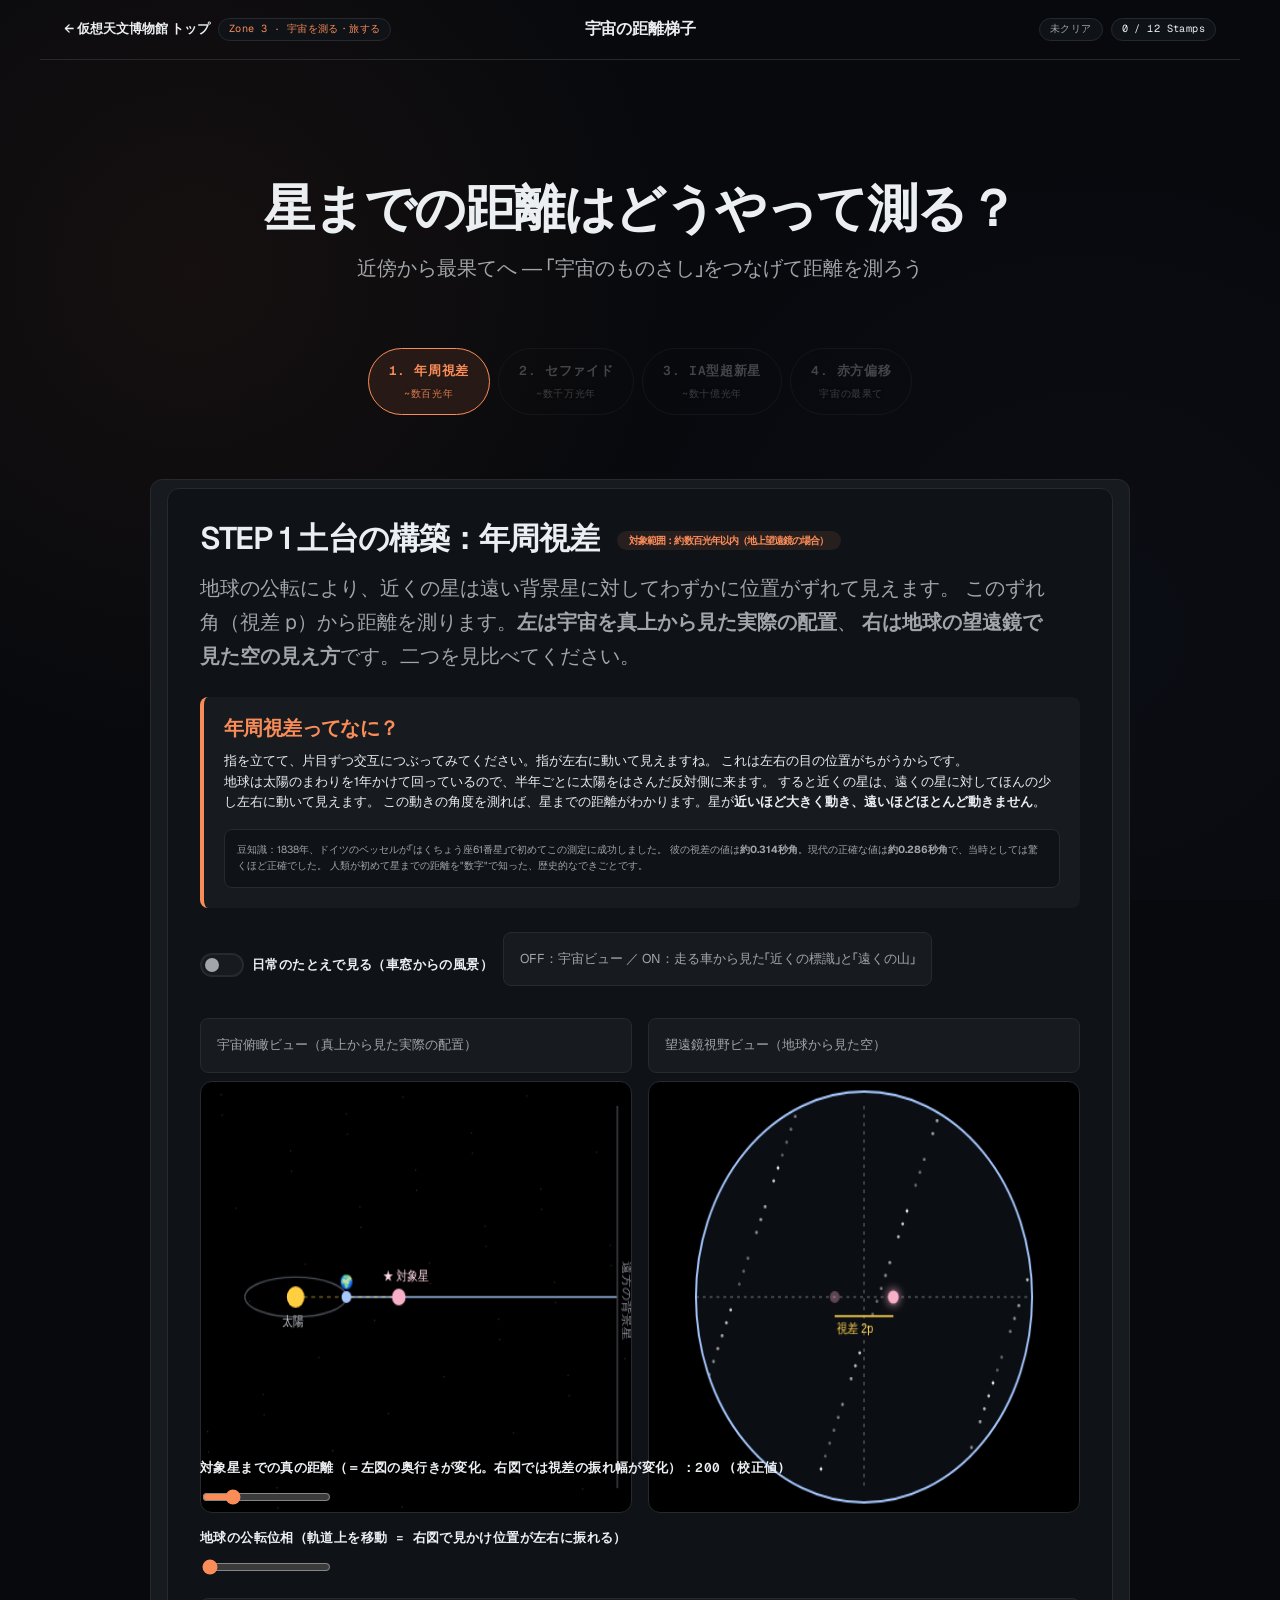
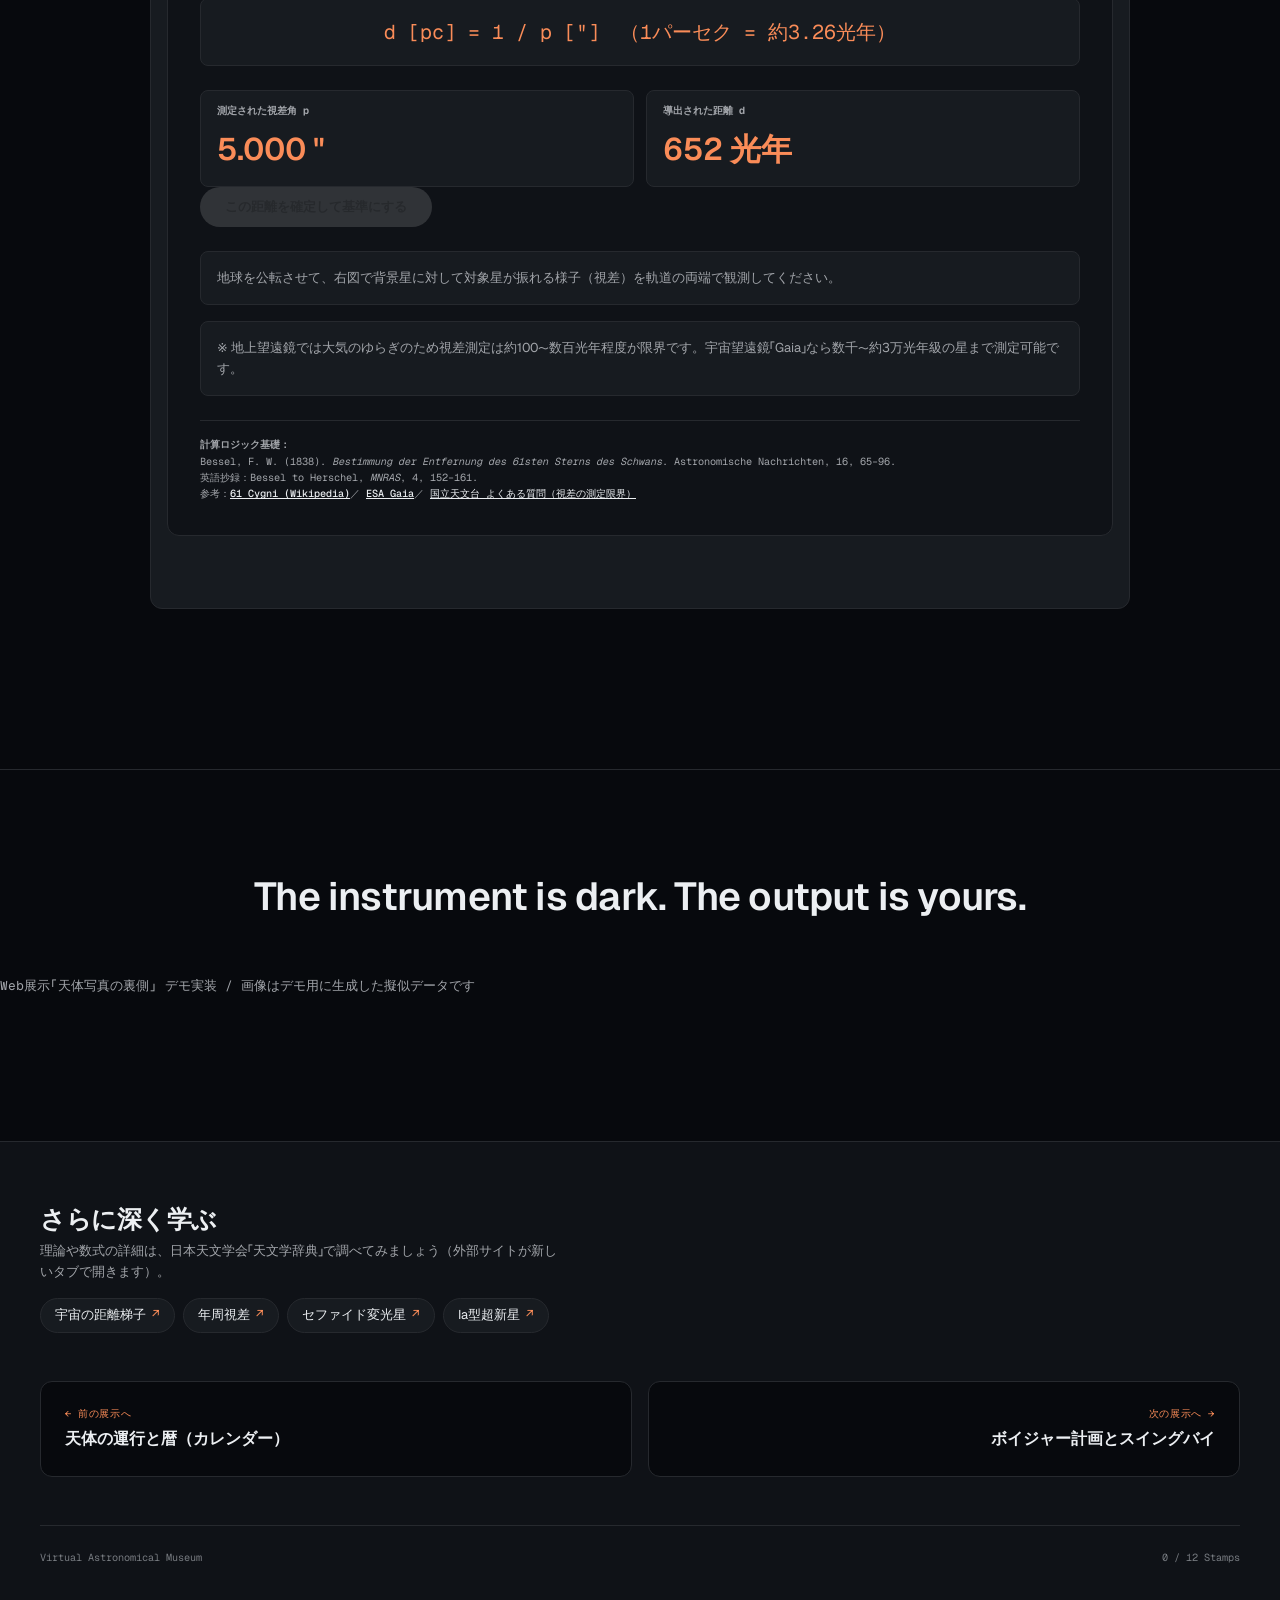
<file: cosmological_distance_ladder.html>
<!doctype html>
<html lang="ja">
  <head>
    <meta charset="UTF-8" />
    <meta name="viewport" content="width=device-width, initial-scale=1.0, maximum-scale=1.0, user-scalable=no" />
    <title>星までの距離はどうやって測る？ | 天体までの距離をWebで学べる教育アプリ | Virtual Astronomical Museum</title>
    <link rel="stylesheet" href="style.css">
    <script src="common-ui.js" defer></script>
    <style>
/* Layout specific styles for Cosmological Distance Ladder */
      .app-bar { padding: var(--space-4xl) var(--space-xl) var(--space-2xl); text-align: center; }
      .app-bar h1 { font-family: var(--font-display); margin: 0; font-size: clamp(2rem, 4vw, 3.5rem); font-weight: 600; color: var(--color-ink); letter-spacing: -0.03em; }
      .app-bar p { margin: var(--space-md) 0 0; font-size: var(--text-md); color: var(--color-muted); max-width: 700px; margin-left: auto; margin-right: auto; }

      .chip-set { display: flex; justify-content: center; gap: var(--space-sm); padding: var(--space-md); flex-wrap: wrap; margin-bottom: var(--space-2xl); }
      .chip { position: relative; overflow: hidden; background: transparent; border: 1px solid var(--color-rule); color: var(--color-muted); border-radius: 9999px; padding: 12px 20px; font-size: var(--text-sm); font-weight: 600; cursor: pointer; transition: background 0.2s, color 0.2s, border-color 0.2s; display: flex; flex-direction: column; align-items: center; gap: 4px; }
      .chip small { font-size: var(--text-xs); font-weight: 400; opacity: 0.85; font-family: var(--font-outlier); }
      .chip:hover { background: var(--color-paper-3); }
      .chip.active { background: oklch(75% 0.15 45 / 0.1); color: var(--color-accent); border-color: var(--color-accent); }
      .chip.done { border-color: oklch(80% 0.15 150); color: oklch(80% 0.15 150); }
      .chip.locked { opacity: 0.38; cursor: not-allowed; pointer-events: none; }

      .step { display: none; max-width: 980px; margin: 0 auto; padding: 8px 16px 40px; }
      .step.active { display: block; animation: mdEnter 0.35s ease; }
      @keyframes mdEnter { from { opacity: 0; transform: translateY(12px); } to { opacity: 1; transform: none; } }

      .card h2 .range { display: inline-block; font-size: var(--text-xs); font-family: var(--font-outlier); color: var(--color-accent); background: oklch(75% 0.15 45 / 0.1); padding: 4px 12px; border-radius: 9999px; margin-left: 12px; vertical-align: middle; }
      .desc { font-size: var(--text-md); color: var(--color-muted); margin: 16px 0; max-width: 65ch; }
      canvas { width: 100%; background: #000; border-radius: 12px; display: block; border: 1px solid var(--color-rule); }

      .controls { margin-top: 24px; }
      .controls label { display: block; font-size: var(--text-sm); font-weight: 600; margin: 16px 0 8px; color: var(--color-ink); }
      
      .readout { display: flex; flex-wrap: wrap; gap: 12px; margin-top: 24px; }
      .kv { background: var(--color-paper-3); border-radius: 8px; padding: 12px 16px; flex: 1; min-width: 130px; border: 1px solid var(--color-rule); }
      .kv b { display: block; font-size: var(--text-xs); color: var(--color-muted); font-family: var(--font-outlier); margin-bottom: 4px; }
      .kv span { font-size: var(--text-xl); font-weight: 600; color: var(--color-accent); }

      .status { margin-top: 24px; font-size: var(--text-sm); padding: 16px; border-radius: 8px; }
      .status.wait { background: var(--color-paper-3); color: var(--color-muted); border: 1px solid var(--color-rule); }
      .status.ok { background: oklch(50% 0.15 150 / 0.15); color: oklch(80% 0.15 150); border: 1px solid oklch(80% 0.15 150); }
      
      .formula { background: var(--color-paper-3); border-radius: 8px; padding: 16px; font-family: var(--font-outlier); font-size: var(--text-md); color: var(--color-accent); margin: 16px 0; overflow-x: auto; text-align: center; border: 1px solid var(--color-rule); }
      .ref { font-size: var(--text-xs); color: var(--color-muted); border-top: 1px solid var(--color-rule); margin-top: 24px; padding-top: 16px; font-family: var(--font-outlier); }
      .ref a { color: var(--color-ink); text-decoration: underline; font-weight: 500; }
      
      .locked-msg { text-align: center; padding: 48px 24px; color: var(--color-muted); font-size: var(--text-md); }

      .kids { background: var(--color-paper-3); border-left: 4px solid var(--color-accent); border-radius: 8px; padding: 20px; margin: 24px 0; font-size: var(--text-sm); color: var(--color-ink); }
      .kids h4 { margin: 0 0 12px; color: var(--color-accent); font-size: var(--text-md); font-weight: 600; }
      .kids .mame { background: var(--color-paper-2); color: var(--color-muted); border-radius: 8px; padding: 12px; margin-top: 16px; font-size: var(--text-xs); border: 1px solid var(--color-rule); }

      details { margin-top: 24px; }
      details summary { cursor: pointer; color: var(--color-accent); font-size: var(--text-sm); font-weight: 600; list-style: none; padding: 8px 0; }
      details summary::-webkit-details-marker { display: none; }
      details summary::before { content: "▶ "; font-size: 10px; }
      details[open] summary::before { content: "▼ "; }
      .ladder { background: var(--color-paper-3); border-radius: 8px; padding: 16px; font-family: var(--font-outlier); font-size: var(--text-sm); color: oklch(80% 0.15 150); text-align: center; line-height: 1.9; margin-top: 12px; border: 1px solid var(--color-rule); }

      .view-toggle { display: flex; align-items: center; gap: 10px; margin: 8px 0 16px; flex-wrap: wrap; }
      .view-toggle label.sw { display: inline-flex; align-items: center; gap: 8px; cursor: pointer; font-size: var(--text-sm); font-weight: 600; color: var(--color-ink); user-select: none; }
      .view-toggle input[type="checkbox"] { -webkit-appearance: none; appearance: none; width: 44px; height: 24px; background: var(--color-paper-3); border: 2px solid var(--color-rule); border-radius: 9999px; position: relative; cursor: pointer; transition: background 0.2s, border-color 0.2s; margin: 0; flex: 0 0 auto; }
      .view-toggle input[type="checkbox"]::before { content: ""; position: absolute; top: 50%; left: 3px; width: 14px; height: 14px; background: var(--color-muted); border-radius: 50%; transform: translateY(-50%); transition: left 0.2s, background 0.2s; }
      .view-toggle input[type="checkbox"]:checked { background: var(--color-accent); border-color: var(--color-accent); }
      .view-toggle input[type="checkbox"]:checked::before { left: 22px; width: 18px; height: 18px; background: var(--color-paper); }
      .view-toggle .note { margin: 0; }

      .view-grid { display: flex; gap: 16px; flex-wrap: wrap; }
      .view-grid > .view-col { flex: 1; min-width: 280px; }
      .cap { margin-bottom: 8px; }
      .hidden { display: none; }
</style>
  </head>
  <body data-app-id="distance_ladder">
    <div class="page-container">

      <div class="app-bar">
        <h1>星までの距離はどうやって測る？</h1>
        <p>近傍から最果てへ ― 「宇宙のものさし」をつなげて距離を測ろう</p>
      </div>

    <div class="chip-set" id="nav"></div>

    <!-- ============ STEP 1 : 年周視差 ============ -->
    <section class="step" id="s1">
      <div class="card">
        <h2>STEP 1 土台の構築：<a href="https://astro-dic.jp/annual-parallax/" target="_blank" rel="noopener">年周視差</a> <span class="range">対象範囲：約数百光年以内（地上望遠鏡の場合）</span></h2>
        <p class="desc">地球の公転により、近くの星は遠い背景星に対してわずかに位置がずれて見えます。 このずれ角（視差 p）から距離を測ります。<b>左は宇宙を真上から見た実際の配置</b>、 <b>右は地球の望遠鏡で見た空の見え方</b>です。二つを見比べてください。</p>

        <div class="kids">
          <h4><a href="https://astro-dic.jp/annual-parallax/" target="_blank" rel="noopener">年周視差ってなに？</a></h4>
          指を立てて、片目ずつ交互につぶってみてください。指が左右に動いて見えますね。 これは左右の目の位置がちがうからです。<br />
          地球は太陽のまわりを1年かけて回っているので、半年ごとに太陽をはさんだ反対側に来ます。 すると近くの星は、遠くの星に対してほんの少し左右に動いて見えます。 この動きの角度を測れば、星までの距離がわかります。星が<b>近いほど大きく動き、遠いほどほとんど動きません</b>。
          <div class="mame">豆知識：1838年、ドイツの<a href="https://astro-dic.jp/bessel-friedrich-wilhelm/" target="_blank" rel="noopener">ベッセル</a>が「はくちょう座61番星」で初めてこの測定に成功しました。 彼の視差の値は<b>約0.314秒角</b>。現代の正確な値は<b>約0.286秒角</b>で、当時としては驚くほど正確でした。 人類が初めて星までの距離を"数字"で知った、歴史的なできごとです。</div>
        </div>

        <div class="view-toggle">
          <label class="sw"><input type="checkbox" id="toggle-s1" />日常のたとえで見る（車窓からの風景）</label>
          <span class="hint note">OFF：宇宙ビュー ／ ON：走る車から見た「近くの標識」と「遠くの山」</span>
        </div>

        <div class="view-grid">
          <div class="view-col">
            <div class="hint cap" id="cap1a">宇宙俯瞰ビュー（真上から見た実際の配置）</div>
            <canvas id="cv1a" width="440" height="360"></canvas>
          </div>
          <div class="view-col">
            <div class="hint cap" id="cap1b">望遠鏡視野ビュー（地球から見た空）</div>
            <canvas id="cv1b" width="440" height="360"></canvas>
          </div>
        </div>

        <div class="controls">
          <label>対象星までの真の距離（＝左図の奥行きが変化。右図では視差の振れ幅が変化）：<span id="d1lab"></span></label>
          <input type="range" id="dist1" min="1" max="1000" value="200" />
          <label>地球の公転位相（軌道上を移動 = 右図で見かけ位置が左右に振れる）</label>
          <input type="range" id="phase1" min="0" max="360" value="0" />
        </div>

        <div class="formula">d [pc] = 1 / p ["]　（1パーセク = 約3.26光年）</div>
        <div class="readout">
          <div class="kv"><b>測定された視差角 p</b><span id="p1">–</span></div>
          <div class="kv"><b>導出された距離 d</b><span id="dout1">–</span></div>
        </div>
        <button class="btn" id="ok1" disabled>この距離を確定して基準にする</button>
        <div class="status wait" id="st1">地球を公転させて、右図で背景星に対して対象星が振れる様子（視差）を軌道の両端で観測してください。</div>
        <div class="hint">※ 地上望遠鏡では大気のゆらぎのため視差測定は約100〜数百光年程度が限界です。<a href="https://astro-dic.jp/gaia-satellite/" target="_blank" rel="noopener">宇宙望遠鏡「Gaia」</a>なら数千〜約3万光年級の星まで測定可能です。</div>
        <div class="ref">
          <b>計算ロジック基礎：</b><br />
          Bessel, F. W. (1838). <i>Bestimmung der Entfernung des 61sten Sterns des Schwans</i>. Astronomische Nachrichten, 16, 65–96.<br />
          英語抄録：Bessel to Herschel, <i>MNRAS</i>, 4, 152–161.<br />
          参考：<a href="https://en.wikipedia.org/wiki/61_Cygni" target="_blank" rel="noopener">61 Cygni (Wikipedia)</a>／ <a href="https://www.cosmos.esa.int/web/gaia" target="_blank" rel="noopener">ESA Gaia</a>／
          <a href="https://www.nao.ac.jp/faq/a0601.html" target="_blank" rel="noopener">国立天文台 よくある質問（視差の測定限界）</a>
        </div>
      </div>
    </section>

    <!-- ============ STEP 2 : セファイド ============ -->
    <section class="step" id="s2">
      <div class="card" id="lock2wrap">
        <h2>STEP 2 物差しの較正：セファイド変光星<span class="range">対象範囲：約数千万光年以内</span></h2>
        <div id="lock2" class="locked-msg">🔒 STEP 1 で測った近くの星の距離を"最初のものさし"にして、次の段へ進みます。</div>
        <div id="body2" class="hidden">
          <p class="desc">周期的に明るさが変わる<a href="https://astro-dic.jp/cepheid/" target="_blank" rel="noopener">セファイド</a>は「変光周期」と「絶対等級」が対応します<a href="https://astro-dic.jp/period-luminosity-relation/" target="_blank" rel="noopener">（周期-光度関係）</a>。 STEP1で距離が確定した基準星で法則を較正し、遠方銀河のセファイドの周期を測って距離を求めます。</p>

          <div class="kids">
            <h4><a href="https://astro-dic.jp/cepheid/" target="_blank" rel="noopener">セファイド変光星ってなに？</a></h4>
            「セファイド」という種類の星は、明るくなったり暗くなったりを規則正しくくり返します。 しかも「<b>ゆっくり点滅する星ほど、本当は明るい</b>」という決まりがあります。<br />
            つまり点滅の周期を見れば、その星の本当の明るさがわかります。 本当の明るさと、地球から見た明るさを比べれば、距離が計算できます。 「遠くの電球ほど暗く見える」のと同じ原理です。
            <div class="mame">
              豆知識：この決まりは、100年ほど前（1908〜1912年）にアメリカの <b><a href="https://astro-dic.jp/leavitt/" target="_blank" rel="noopener">ヘンリエッタ・リービット</a></b
              >さんが発見しました。STEP1で測った近くの星を使って"ものさし"を較正します。
            </div>
          </div>

          <div class="view-toggle">
            <label class="sw"><input type="checkbox" id="toggle-s2" />日常のたとえで見る（灯台の明滅）</label>
            <span class="hint note">ON：ゆっくり点滅する灯台ほど「本来のワット数（明るさ）」が大きい</span>
          </div>

          <canvas id="cv2" width="900" height="300"></canvas>
          <div class="hint" id="cap2">↑ 光度曲線。変光の山と山の間隔＝周期を読み取ります。</div>
          <div class="controls">
            <label>観測対象セファイドの変光周期を調整（日）：<span id="Plab"></span></label>
            <input type="range" id="period2" min="1" max="100" value="10" />
          </div>
          <div class="formula">M = -2.43 (log₁₀P - 1) - 4.05　→　m - M = 5·log₁₀ d - 5　→　d [pc]</div>
          <div class="readout">
            <div class="kv"><b>周期 P</b><span id="Pval">–</span></div>
            <div class="kv"><b>絶対等級 M</b><span id="Mval">–</span></div>
            <div class="kv"><b>見かけの等級 m</b><span id="mval">14.5</span></div>
            <div class="kv"><b>導出距離 d</b><span id="dout2">–</span></div>
          </div>
          <button class="btn" id="ok2">この距離を確定してセファイド較正完了</button>
          <div class="status wait" id="st2">周期スライダーを動かし、周期-光度関係から距離を導出してください。</div>
          <div class="ref">
            <b>周期-光度関係：</b><br />
            Leavitt, H. S., &amp; Pickering, E. C. (1912). <i>Periods of 25 Variable Stars in the Small Magellanic Cloud</i>. Harvard College Observatory Circular, 173, 1–3.<br />
            参考：<a href="https://en.wikipedia.org/wiki/Period-luminosity_relation" target="_blank" rel="noopener">Period–luminosity relation (Wikipedia)</a><br />
            <a href="https://astro-dic.jp/cepheid/" target="_blank" rel="noopener">セファイド変光星（天文学辞典）</a>
          </div>
        </div>
      </div>
    </section>

    <!-- ============ STEP 3 : Ia型超新星 ============ -->
    <section class="step" id="s3">
      <div class="card">
        <h2>STEP 3 遠方への拡張：<a href="https://astro-dic.jp/type-1a-supernova/" target="_blank" rel="noopener">Ia型超新星</a><span class="range">対象範囲：数十億光年規模</span></h2>
        <div id="lock3" class="locked-msg">🔒 STEP 2 のセファイドで測った距離を"物差し"にして、その銀河の超新星の本当の明るさを知る → 次へ進みます。</div>
        <div id="body3" class="hidden">
          <p class="desc">白色矮星が伴星からガスを得て<a href="https://astro-dic.jp/chandrasekhar-limit/" target="_blank" rel="noopener">チャンドラセカール限界質量（約1.4太陽質量）</a>に達し爆発。 ピーク光度がほぼ一定な<a href="https://astro-dic.jp/standard-candle/" target="_blank" rel="noopener">「標準光源」</a>です。セファイドで距離が判明した銀河内の超新星で光度曲線を較正します。</p>

          <div class="kids">
            <h4><a href="https://astro-dic.jp/type-1a-supernova/" target="_blank" rel="noopener">Ia型超新星ってなに？</a></h4>
            星が一生の終わりに大爆発することがあります。その中でも「Ia型超新星」は、
            <b>どれもほぼ同じ明るさで爆発する</b>という特別な性質があります。<br />
            明るさが決まっているので、見た目の暗さから距離がわかります。 とても明るいので、何十億光年も先まで見えます。
            <div class="mame">豆知識：セファイドと同じ銀河で<a href="https://astro-dic.jp/supernova/" target="_blank" rel="noopener">超新星</a>を観測して"ものさし"をさらに遠くまでのばします。 この方法で「宇宙は加速して広がっている」ことが発見され、2011年のノーベル物理学賞につながりました。</div>
          </div>

          <div class="view-toggle">
            <label class="sw"><input type="checkbox" id="toggle-s3" />日常のたとえで見る（限界で溢れるコップ）</label>
            <span class="hint note">ON：一定量で必ず溢れるコップ → 溢れた瞬間に「同じ規格の花火」が弾ける</span>
          </div>

          <canvas id="cv3" width="900" height="300"></canvas>
          <div class="hint" id="cap3">↑ <a href="https://astro-dic.jp/white-dwarf/" target="_blank" rel="noopener">白色矮星への降着</a> → <a href="https://astro-dic.jp/chandrasekhar-limit/" target="_blank" rel="noopener">限界質量</a> → <a href="https://astro-dic.jp/supernova/" target="_blank" rel="noopener">大爆発</a>のアニメーション。</div>
          <button class="btn ghost" id="playSN">▶ 爆発アニメーションを再生</button>
          <div class="controls">
            <label>観測されたピーク時の見かけの等級 m を測定：<span id="mSNlab"></span></label>
            <input type="range" id="mSN" min="14" max="24" value="19" step="0.1" />
          </div>
          <div class="formula">M ≒ -19.3<a href="https://astro-dic.jp/standard-candle/" target="_blank" rel="noopener">（標準光源）</a>　→　d [pc] = 10^((m - M + 5)/5)</div>
          <div class="readout">
            <div class="kv"><b>ピーク見かけ等級 m</b><span id="mSNval">–</span></div>
            <div class="kv">
              <b><a href="https://astro-dic.jp/absolute-magnitude/" target="_blank" rel="noopener">絶対等級 M</a></b
              ><span id="MSNval">-19.3</span>
            </div>
            <div class="kv"><b>導出距離 d</b><span id="dout3">–</span></div>
          </div>
          <button class="btn" id="ok3">この距離を確定して遠方指標を完成</button>
          <div class="status wait" id="st3">爆発を観測し、ピーク等級から距離を導出してください。</div>
          <div class="ref">
            <b>加速膨張の発見：</b><br />
            Riess, A. G., et al. (1998). <i>AJ</i>, 116(3), 1009.／ Perlmutter, S., et al. (1999). <i>ApJ</i>, 517(2), 565.
          </div>
        </div>
      </div>
    </section>

    <!-- ============ STEP 4 : 赤方偏移 ============ -->
    <section class="step" id="s4">
      <div class="card">
        <h2>STEP 4 究極の指標：赤方偏移<span class="range">対象範囲：観測可能な宇宙の最果て</span></h2>
        <div id="lock4" class="locked-msg">🔒 STEP 3 の超新星で測った遠くの距離を基準にして、宇宙の膨張速度と結びつけます → 最後の段へ。</div>
        <div id="body4" class="hidden">
          <p class="desc">遠方銀河のスペクトル線は宇宙膨張で赤い方へずれます（赤方偏移 z）。 これまでに得た距離データと後退速度の相関（ハッブル図）を作り、ハッブル定数 H₀ を求めて最果てまでの距離尺度を完成させます。</p>

          <div class="kids">
            <h4><a href="https://astro-dic.jp/redshift/" target="_blank" rel="noopener">赤方偏移</a>ってなに？</h4>
            宇宙は今も広がり続けています。遠くの銀河ほど速く遠ざかり、その光は赤っぽくのびて見えます。 救急車のサイレンが遠ざかると低く聞こえるのと似た現象です。<br />
            この「赤へのずれ（赤方偏移）」を測れば、宇宙のいちばん遠いところまでの距離がわかります。
            <div class="mame">豆知識：1929年、ハッブルが「遠い銀河ほど速く遠ざかる」ことを発見しました（ハッブルの法則）。</div>
          </div>

          <div class="view-toggle">
            <label class="sw"><input type="checkbox" id="toggle-s4" />日常のたとえで見る（救急車のサイレン）</label>
            <span class="hint note">ON：遠ざかる救急車ほど音波（波長）が伸びる＝赤方偏移が大きい</span>
          </div>

          <canvas id="cvSpec" width="900" height="140"></canvas>
          <div class="hint" id="capSpec">↑ 上：静止波長の基準線／下：観測された銀河スペクトル。重ねてズレ z を測定。</div>
          <div class="controls">
            <label>スペクトルの赤方偏移量 z を調整：<span id="zlab"></span></label>
            <input type="range" id="zval" min="0" max="0.2" step="0.001" value="0.02" />
          </div>
          <button class="btn ghost" id="plotHubble">＋ 現在の観測点をハッブル図にプロット</button>
          <canvas id="cvHubble" width="900" height="300"></canvas>
          <div class="formula">v = c·z　／　v = H₀·d　→　H₀ を最小二乗フィットで算出</div>
          <div class="readout">
            <div class="kv"><b>赤方偏移 z</b><span id="zout">–</span></div>
            <div class="kv"><b>後退速度 v</b><span id="vout">–</span></div>
            <div class="kv"><b>プロット点数</b><span id="ndots">0</span></div>
            <div class="kv"><b>算出 H₀</b><span id="H0out">–</span></div>
          </div>
          <div class="status wait" id="st4">3点以上プロットするとハッブル定数がフィットされます。</div>

          <details>
            <summary>まとめ：はしごはこうつながる（解説を開く）</summary>
            <div class="ladder">
              視差 → セファイド → Ia型超新星 → 赤方偏移<br />
              （近く）&nbsp;&nbsp;&nbsp;&nbsp;→&nbsp;&nbsp;&nbsp;&nbsp;（宇宙のはて）
            </div>
            <p class="desc">近くを正確に測れないと、遠くも測れません。だから天文学者は、 下の段から一段ずつ確実に登っていくのです。宇宙はあまりに広いので1本のものさしでは測れず、 「近くを測る方法で遠くを測る方法を較正する」という、はしごを登るやり方を使います。</p>
            参考文献：<a href="https://astro-dic.jp/cosmological-distance-ladder/" target="_blank" rel="noopener">宇宙の距離はしご（天文学辞典）</a>
          </details>

          <div class="ref">
            <b>ハッブルの法則：</b><br />
            Hubble, E. (1929). <i>PNAS</i>, 15(3), 168–173.
          </div>
        </div>
      </div>
    </section>
    </div>
    
    <!-- Footer: Ft5 Statement -->
    <footer class="footer-statement">
      <div class="footer-statement__text">
        The instrument is dark. The output is yours.
      </div>
      <div class="footer-statement__meta">
        <span>Web展示「天体写真の裏側」 デモ実装 / 画像はデモ用に生成した擬似データです</span>
      </div>
    </footer>

    <script>
"use strict";

      /* ============================================================
         共通定数・ユーティリティ
         ============================================================ */
      const TAU = Math.PI * 2; // 円描画用（旧コードの 0,7 を置換）
      const PC_TO_LY = 3.2616; // 1パーセク = 光年
      const C = 299792; // 光速 [km/s]
      const H0_ASSUMED = 68; // ハッブル図プロット時の仮定値
      Math.log10 || (Math.log10 = (x) => Math.log(x) / Math.LN10);

      // 描画色（CSS変数と対応する一元管理）
      const COLORS = {
        primary: "#a6c8ff",
        primaryFaint: "rgba(166,200,255,.85)",
        tertiary: "#f7b0c8",
        tertiaryFaint: "rgba(247,176,200,.35)",
        success: "#8fd99a",
        gold: "#ffd54f",
        goldFaint: "rgba(255,213,79,.4)",
        outline: "#8d9199",
        outlineV: "#42474e",
        onSurface: "#e1e2e8",
        surfaceV: "#c3c6cf",
        bgDeep: "#0b0e13",
        white15: "rgba(255,255,255,.15)",
        white20: "rgba(255,255,255,.2)",
      };
      const FONT = "11px Roboto,sans-serif";

      /* ---- DOM ヘルパー ---- */
      const $ = (id) => document.getElementById(id);
      const on = (el, ev, fn) => el && el.addEventListener(ev, fn);
      const isDaily = (id) => {
        const el = $(id);
        return !!(el && el.checked);
      };

      /* ---- Canvas 描画ヘルパー ---- */
      // 塗りつぶし円（旧: beginPath→arc(…,0,7)→fill の3行を1行化）
      function dot(ctx, x, y, r, color) {
        ctx.fillStyle = color;
        ctx.beginPath();
        ctx.arc(x, y, r, 0, TAU);
        ctx.fill();
      }
      // 折れ線の軸（原点・縦軸・横軸）
      function drawAxis(ctx, x0, yTop, yBottom, xRight) {
        ctx.strokeStyle = COLORS.outlineV;
        ctx.beginPath();
        ctx.moveTo(x0, yTop);
        ctx.lineTo(x0, yBottom);
        ctx.lineTo(xRight, yBottom);
        ctx.stroke();
      }

      /* ---- 距離計算（STEP2/3 で重複していた式を集約） ---- */
      // 見かけ等級 m と絶対等級 M から距離[光年]
      function distanceLY(m, M) {
        const dpc = Math.pow(10, (m - M + 5) / 5);
        return dpc * PC_TO_LY;
      }
      // 視差スケール値から距離[光年]（STEP1専用）
      function parallaxDistanceLY(distNorm) {
        const parallaxArcsec = 1000 / distNorm;
        const dpc = (1 / parallaxArcsec) * 1000;
        return dpc * PC_TO_LY;
      }

      /* ============================================================
         アプリ状態（配列で一元管理）
         ============================================================ */
      const state = {
        done: [false, false, false, false], // 各STEP完了フラグ
        dist: [null, null, null, null], // 確定距離
        tmp: [null, null, null, null], // 確定前の一時距離
      };

      /* ============================================================
         ステップ定義・ナビ・遷移
         ============================================================ */
      const STEPS = [
        { id: "s1", title: "年周視差", sub: "~数百光年" },
        { id: "s2", title: "セファイド", sub: "~数千万光年" },
        { id: "s3", title: "Ia型超新星", sub: "~数十億光年" },
        { id: "s4", title: "赤方偏移", sub: "宇宙の最果て" },
      ];
      const isUnlocked = (i) => i === 0 || state.done[i - 1];

      const nav = $("nav");
      STEPS.forEach((s, i) => {
        const chip = document.createElement("div");
        chip.className = "chip" + (i === 0 ? " active" : " locked");
        chip.innerHTML = i + 1 + ". " + s.title + "<small>" + s.sub + "</small>";
        chip.dataset.idx = i;
        on(chip, "click", () => gotoStep(i));
        nav.appendChild(chip);
      });

      function refreshNav() {
        [...nav.children].forEach((chip, i) => {
          chip.classList.remove("active", "locked", "done");
          if (!isUnlocked(i)) chip.classList.add("locked");
          if (state.done[i]) chip.classList.add("done");
        });
      }

      // body表示 / lock非表示を汎用化
      function revealBody(n) {
        const body = $("body" + n),
          lock = $("lock" + n);
        if (body) body.classList.remove("hidden");
        if (lock) lock.classList.add("hidden");
      }

      // 各STEP初期化処理
      const STEP_INIT = [
        () => drawStep1(),
        () => {
          revealBody(2);
          drawStep2();
        },
        () => {
          revealBody(3);
          drawStep3();
        },
        () => {
          revealBody(4);
          drawSpectrum();
          drawHubble();
        },
      ];

      function gotoStep(i) {
        if (!isUnlocked(i)) return;
        STEPS.forEach((s, j) => $(s.id).classList.toggle("active", i === j));
        [...nav.children].forEach((chip, j) => chip.classList.toggle("active", i === j));
        refreshNav();
        STEP_INIT[i]();
      }

      // 完了処理の共通化（フラグ更新→ナビ→メッセージ→次へ）
      function completeStep(index, message, nextDelay = 700) {
        state.done[index] = true;
        state.dist[index] = state.tmp[index];
        refreshNav();
        const st = $("st" + (index + 1));
        st.className = "status ok";
        st.textContent = message;
        setTimeout(() => gotoStep(index + 1), nextDelay);
      }

      $("s1").classList.add("active");

      /* ============================================================
         STEP 1 : 年周視差
         ============================================================ */
      const cv1a = $("cv1a"),
        xa = cv1a.getContext("2d");
      const cv1b = $("cv1b"),
        xb = cv1b.getContext("2d");
      const dist1 = $("dist1"),
        phase1 = $("phase1");
      let seenLeft = false,
        seenRight = false;

      // 背景星（固定配置）
      const bgStars = [];
      for (let i = 0; i < 80; i++) {
        bgStars.push({
          x: ((i * 137 + 31) % 100) / 100,
          y: ((i * 89 + 17) % 100) / 100,
          b: 0.3 + ((i * 7) % 10) / 16,
        });
      }

      function drawStep1() {
        const distNorm = parseInt(dist1.value);
        const phase = (phase1.value * Math.PI) / 180;
        const cosP = Math.cos(phase);
        const daily = isDaily("toggle-s1");

        $("cap1a").textContent = daily ? "俯瞰ビュー（道路・走る車・近くの標識・遠くの山）" : "宇宙俯瞰ビュー（真上から見た実際の配置）";
        $("cap1b").textContent = daily ? "車窓ビュー（遠くの山に対して標識が左右に動く）" : "望遠鏡視野ビュー（地球から見た空）";

        if (daily) drawStep1Daily(distNorm, phase, cosP);
        else drawStep1Cosmic(distNorm, phase, cosP);

        // 観測記録・距離計算（両モード共通）
        if (cosP > 0.85) seenRight = true;
        if (cosP < -0.85) seenLeft = true;

        const parallaxArcsec = 1000 / distNorm;
        const dly = parallaxDistanceLY(distNorm);
        $("d1lab").textContent = distNorm + " (校正値)";
        $("p1").textContent = parallaxArcsec.toFixed(3) + ' "';
        $("dout1").textContent = dly < 10000 ? Math.round(dly) + " 光年" : "測定範囲外";

        const ok = seenLeft && seenRight;
        $("ok1").disabled = !ok;
        if (ok) {
          const st = $("st1");
          st.className = "status ok";
          st.textContent = "軌道の両端で見かけの位置の振れ（視差）を観測できました。距離を確定できます。";
        }
      }

      function drawStep1Cosmic(distNorm, phase, cosP) {
        const W = cv1a.width,
          H = cv1a.height;
        xa.clearRect(0, 0, W, H);

        // 背景の星
        xa.fillStyle = COLORS.white15;
        for (let i = 0; i < 50; i++) {
          xa.fillRect((i * 71 + 20) % W, (i * 47 + 10) % H, 1.3, 1.3);
        }

        const sun = { x: W * 0.22, y: H * 0.5 },
          orbitR = 52;
        const earth = { x: sun.x + cosP * orbitR, y: sun.y + Math.sin(phase) * orbitR * 0.32 };
        const starX = W * 0.35 + (distNorm / 1000) * (W * 0.55),
          starY = H * 0.5;

        // 公転軌道
        xa.strokeStyle = COLORS.outlineV;
        xa.beginPath();
        xa.ellipse(sun.x, sun.y, orbitR, orbitR * 0.32, 0, 0, TAU);
        xa.stroke();

        // 太陽
        dot(xa, sun.x, sun.y, 9, "#ffcf40");
        xa.fillStyle = COLORS.surfaceV;
        xa.font = FONT;
        xa.fillText("太陽", sun.x - 14, sun.y + 24);

        // 視線（地球→背景面）
        const bgPlaneX = W - 14;
        const dx = starX - earth.x,
          dy = starY - earth.y,
          tBG = (bgPlaneX - earth.x) / dx,
          projY = earth.y + dy * tBG;
        xa.strokeStyle = COLORS.primaryFaint;
        xa.lineWidth = 1.4;
        xa.beginPath();
        xa.moveTo(earth.x, earth.y);
        xa.lineTo(bgPlaneX, projY);
        xa.stroke();

        // 太陽→対象星の破線
        xa.strokeStyle = COLORS.goldFaint;
        xa.setLineDash([4, 4]);
        xa.beginPath();
        xa.moveTo(sun.x, sun.y);
        xa.lineTo(starX, starY);
        xa.stroke();
        xa.setLineDash([]);

        // 背景面
        xa.strokeStyle = COLORS.outlineV;
        xa.beginPath();
        xa.moveTo(bgPlaneX, 20);
        xa.lineTo(bgPlaneX, H - 20);
        xa.stroke();
        xa.fillStyle = COLORS.outline;
        xa.save();
        xa.translate(bgPlaneX + 2, H / 2);
        xa.rotate(Math.PI / 2);
        xa.fillText("遠方の背景星", -30, -4);
        xa.restore();

        // 対象星・地球
        dot(xa, starX, starY, 7, COLORS.tertiary);
        xa.fillStyle = "#ffd9e4";
        xa.fillText("★ 対象星", starX - 16, starY - 14);
        dot(xa, earth.x, earth.y, 5, COLORS.primary);
        xa.fillStyle = "#d4e3ff";
        xa.fillText("🌍", earth.x - 7, earth.y - 9);

        // ---- 右：望遠鏡視野 ----
        const Wb = cv1b.width,
          Hb = cv1b.height;
        xb.clearRect(0, 0, Wb, Hb);
        xb.save();
        xb.beginPath();
        xb.arc(Wb / 2, Hb / 2, Math.min(Wb, Hb) / 2 - 8, 0, TAU);
        xb.clip();
        xb.fillStyle = COLORS.bgDeep;
        xb.fillRect(0, 0, Wb, Hb);

        bgStars.forEach((s) => dot(xb, s.x * Wb, s.y * Hb, 1.4, "rgba(255,255,255," + s.b + ")"));

        const parallaxPix = cosP * (60 * (100 / distNorm));
        const appX = Wb / 2 + parallaxPix,
          appY = Hb / 2;

        // 十字ガイド
        xb.strokeStyle = COLORS.white20;
        xb.setLineDash([3, 4]);
        xb.beginPath();
        xb.moveTo(Wb / 2, 20);
        xb.lineTo(Wb / 2, Hb - 20);
        xb.moveTo(20, Hb / 2);
        xb.lineTo(Wb - 20, Hb / 2);
        xb.stroke();
        xb.setLineDash([]);

        // 対象星（現在位置・グロー）
        xb.shadowColor = COLORS.tertiary;
        xb.shadowBlur = 8;
        dot(xb, appX, appY, 5.5, COLORS.tertiary);
        xb.shadowBlur = 0;

        // 反対側の残像
        const appXopp = Wb / 2 - parallaxPix;
        dot(xb, appXopp, appY, 5, COLORS.tertiaryFaint);

        // 視差の目盛り
        if (Math.abs(parallaxPix) > 1) {
          xb.strokeStyle = COLORS.gold;
          xb.lineWidth = 1.5;
          xb.beginPath();
          xb.moveTo(appXopp, appY + 16);
          xb.lineTo(appX, appY + 16);
          xb.stroke();
          xb.fillStyle = COLORS.gold;
          xb.font = FONT;
          xb.fillText("視差 2p", Math.min(appX, appXopp) + 2, appY + 30);
        }
        xb.restore();

        // 視野の縁
        xb.strokeStyle = COLORS.primary;
        xb.lineWidth = 2;
        xb.beginPath();
        xb.arc(Wb / 2, Hb / 2, Math.min(Wb, Hb) / 2 - 8, 0, TAU);
        xb.stroke();
      }

      // 日常ビュー（車窓からの風景）
      function drawStep1Daily(distNorm, phase, cosP) {
        const far = (distNorm - 1) / (1000 - 1); // 0(近)..1(遠)
        const near = 1 - far;

        // ---- 左：俯瞰ビュー ----
        const W = cv1a.width,
          H = cv1a.height;
        xa.clearRect(0, 0, W, H);
        xa.fillStyle = COLORS.bgDeep;
        xa.fillRect(0, 0, W, H);

        const vanishX = W * 0.5,
          vanishY = H * 0.4;
        const roadY = H * 0.86,
          roadHalfNear = W * 0.34,
          roadHalfVanish = W * 0.02;

        // 遠景の山並み
        xa.fillStyle = "#1b4b7d";
        xa.beginPath();
        xa.moveTo(0, vanishY);
        for (let i = 0; i <= W; i += 40) xa.lineTo(i, vanishY - Math.abs(Math.sin(i * 0.02)) * 24);
        xa.lineTo(W, vanishY);
        xa.lineTo(W, vanishY + 6);
        xa.lineTo(0, vanishY + 6);
        xa.closePath();
        xa.fill();
        xa.fillStyle = COLORS.outline;
        xa.font = FONT;
        xa.fillText("遠くの山並み（＝遠方の背景星）", 12, vanishY - 12);

        // 奥行き比 p(0=奥,1=手前) → 路面Y・道幅半分
        const roadYAt = (p) => vanishY + (roadY - vanishY) * p;
        const roadHalfAt = (p) => roadHalfVanish + (roadHalfNear - roadHalfVanish) * p;

        // 車の配置
        const pCar = 0.82;
        const carY = roadYAt(pCar);
        const carHalf = roadHalfAt(pCar);
        const carW = Math.min(40, carHalf * 0.9);
        const carRange = carHalf - carW / 2 - 4;
        const carX = vanishX + cosP * carRange;

        // 標識の配置
        const pSign = 0.15 + near * 0.55;
        const signX = vanishX;
        const signY = roadYAt(pSign);
        const signScale = 0.4 + pSign * 0.9;

        // 視線
        xa.strokeStyle = COLORS.primaryFaint;
        xa.lineWidth = 1.4;
        xa.beginPath();
        xa.moveTo(carX, carY);
        xa.lineTo(signX, signY);
        const dxL = signX - carX,
          dyL = signY - carY;
        xa.lineTo(signX + dxL * 1.4, signY + dyL * 1.4);
        xa.stroke();

        // 標識
        const poleH = 34 * signScale,
          headR = 10 * signScale;
        xa.strokeStyle = COLORS.outline;
        xa.lineWidth = 3 * signScale;
        xa.beginPath();
        xa.moveTo(signX, signY);
        xa.lineTo(signX, signY + poleH);
        xa.stroke();
        dot(xa, signX, signY, headR, COLORS.success);
        xa.fillStyle = "#ffd9e4";
        xa.font = FONT;
        xa.fillText("近くの標識（＝対象星）", signX - 44, signY - headR - 6);
        xa.fillStyle = COLORS.surfaceV;
        xa.fillText(far > 0.66 ? "遠い → ほとんど動かない" : far > 0.33 ? "中くらいの距離" : "近い → 大きく動く", signX - 50, signY + poleH + 16);

        // 車
        xa.fillStyle = COLORS.primary;
        xa.fillRect(carX - carW / 2, carY - 12, carW, 16);
        xa.fillStyle = "#cfe0ff";
        xa.fillRect(carX - carW / 2 + 5, carY - 9, carW - 10, 6);
        xa.fillStyle = "#31353c";
        xa.beginPath();
        xa.arc(carX - carW / 2 + 6, carY + 5, 4, 0, TAU);
        xa.arc(carX + carW / 2 - 6, carY + 5, 4, 0, TAU);
        xa.fill();
        xa.fillStyle = "#ffe082";
        xa.fillRect(carX - carW / 2 + 2, carY - 12, 4, 3);
        xa.fillRect(carX + carW / 2 - 6, carY - 12, 4, 3);
        xa.fillStyle = "#d4e3ff";
        xa.fillText("🚗 走る車（＝公転する地球）", carX - 50, carY + 24);

        // ---- 右：車窓ビュー ----
        const Wb = cv1b.width,
          Hb = cv1b.height;
        xb.clearRect(0, 0, Wb, Hb);
        xb.fillStyle = "#0b1a2e";
        xb.fillRect(0, 0, Wb, Hb);
        xb.fillStyle = "#1b4b7d";
        xb.beginPath();
        xb.moveTo(0, Hb * 0.5);
        for (let i = 0; i <= Wb; i += 50) xb.lineTo(i, Hb * 0.5 - Math.abs(Math.sin(i * 0.015)) * 55);
        xb.lineTo(Wb, Hb);
        xb.lineTo(0, Hb);
        xb.closePath();
        xb.fill();
        xb.fillStyle = COLORS.outline;
        xb.font = FONT;
        xb.fillText("遠くの山並み（動かない基準）", 12, 20);

        xb.strokeStyle = COLORS.white20;
        xb.setLineDash([3, 4]);
        xb.beginPath();
        xb.moveTo(Wb / 2, 20);
        xb.lineTo(Wb / 2, Hb - 20);
        xb.stroke();
        xb.setLineDash([]);

        const parallaxPix = cosP * (60 * (100 / distNorm));
        const signBaseY = Hb * 0.42 + near * (Hb * 0.32);
        const winScale = 0.4 + near * 1.0;
        const appX = Wb / 2 + parallaxPix,
          appXopp = Wb / 2 - parallaxPix;
        const headRb = 9 * winScale,
          poleHb = 26 * winScale;

        // 残像側の標識
        xb.strokeStyle = "rgba(143,217,154,.35)";
        xb.lineWidth = 3 * winScale;
        xb.beginPath();
        xb.moveTo(appXopp, signBaseY);
        xb.lineTo(appXopp, signBaseY + poleHb);
        xb.stroke();
        dot(xb, appXopp, signBaseY - headRb * 0.5, headRb, "rgba(143,217,154,.35)");

        // 現在側の標識
        xb.strokeStyle = COLORS.outline;
        xb.lineWidth = 3 * winScale;
        xb.beginPath();
        xb.moveTo(appX, signBaseY);
        xb.lineTo(appX, signBaseY + poleHb);
        xb.stroke();
        dot(xb, appX, signBaseY - headRb * 0.5, headRb, COLORS.success);
        xb.fillStyle = COLORS.onSurface;
        xb.font = FONT;
        xb.fillText(far > 0.66 ? "遠い標識：小さく・ほぼ動かない" : "近い標識：大きく・左右に動く", appX - 70, signBaseY + poleHb + 18);

        if (Math.abs(parallaxPix) > 1) {
          xb.strokeStyle = COLORS.gold;
          xb.lineWidth = 1.5;
          const arrowY = signBaseY + poleHb + 26;
          xb.beginPath();
          xb.moveTo(appXopp, arrowY);
          xb.lineTo(appX, arrowY);
          xb.stroke();
          xb.fillStyle = COLORS.gold;
          xb.fillText("見かけの動き（＝視差）", Math.min(appX, appXopp) + 2, arrowY - 4);
        }
      }

      on(dist1, "input", drawStep1);
      on(phase1, "input", drawStep1);
      on($("toggle-s1"), "change", drawStep1);
      on($("ok1"), "click", () => {
        state.tmp[0] = Math.round(parallaxDistanceLY(parseInt(dist1.value)));
        completeStep(0, "基準確立！ 約" + state.tmp[0].toLocaleString() + "光年。STEP2が解放されました。");
      });

      /* ============================================================
         STEP 2 : セファイド
         ============================================================ */
      const cv2 = $("cv2"),
        x2 = cv2.getContext("2d");
      const period2 = $("period2");
      let anim2 = 0;

      function drawStep2() {
        const W = cv2.width,
          H = cv2.height;
        x2.clearRect(0, 0, W, H);
        const P = parseInt(period2.value);
        const daily = isDaily("toggle-s2");
        $("cap2").textContent = daily ? "↑ 左：光度曲線／右：灯台（ゆっくり点滅＝ワット数が大）。周期で本来の明るさが決まります。" : "↑ 光度曲線。変光の山と山の間隔＝周期を読み取ります。";

        // 光度曲線
        const plotRight = daily ? W * 0.55 : W - 20;
        drawAxis(x2, 50, 20, H - 30, plotRight);
        x2.fillStyle = COLORS.surfaceV;
        x2.font = FONT;
        x2.fillText("明るさ", 6, H / 2);
        x2.fillText("時間 →", plotRight - 50, H - 12);
        x2.strokeStyle = COLORS.gold;
        x2.lineWidth = 2;
        x2.beginPath();
        for (let px = 50; px < plotRight; px++) {
          const t = ((px - 50) / (plotRight - 70)) * 4,
            cyc = ((t * 100) / P + anim2) % 1;
          const b = cyc < 0.25 ? cyc / 0.25 : 1 - (cyc - 0.25) / 0.75;
          const amp = 25 + P * 0.4,
            y = H / 2 - b * amp * 0.6 + amp * 0.3;
          px === 50 ? x2.moveTo(px, y) : x2.lineTo(px, y);
        }
        x2.stroke();

        // 日常ビュー：灯台
        if (daily) drawStep2Lighthouse(P, W, H);

        // 計算
        const M = -2.43 * (Math.log10(P) - 1) - 4.05,
          m = 14.5;
        const dly = distanceLY(m, M);
        $("Plab").textContent = P + " 日";
        $("Pval").textContent = P + " 日";
        $("Mval").textContent = M.toFixed(2);
        $("dout2").textContent = (dly / 1e6).toFixed(2) + " 百万光年";
        state.tmp[1] = Math.round(dly);
      }

      function drawStep2Lighthouse(P, W, H) {
        const lx = W * 0.78,
          baseY = H - 40;
        const blink = (Math.sin((anim2 * 2 * Math.PI * 100) / P) + 1) / 2;
        const maxR = 40 + (P / 100) * 150;
        const beamR = maxR * (0.35 + 0.65 * blink);
        const cxL = lx,
          cyL = baseY - 90;

        const grad = x2.createRadialGradient(cxL, cyL, 0, cxL, cyL, beamR);
        grad.addColorStop(0, "rgba(255,238,150," + 0.85 * (0.4 + 0.6 * blink) + ")");
        grad.addColorStop(0.5, "rgba(255,213,79," + 0.35 * (0.4 + 0.6 * blink) + ")");
        grad.addColorStop(1, "rgba(255,213,79,0)");
        x2.fillStyle = grad;
        x2.beginPath();
        x2.arc(cxL, cyL, beamR, 0, TAU);
        x2.fill();

        // 塔
        x2.fillStyle = COLORS.onSurface;
        x2.beginPath();
        x2.moveTo(lx - 14, baseY);
        x2.lineTo(lx - 9, baseY - 70);
        x2.lineTo(lx + 9, baseY - 70);
        x2.lineTo(lx + 14, baseY);
        x2.closePath();
        x2.fill();
        x2.fillStyle = "#ff8a80";
        x2.fillRect(lx - 12, baseY - 24, 24, 10);
        x2.fillRect(lx - 10, baseY - 48, 20, 8);
        dot(x2, cxL, cyL, 9, "#ffee96");
        x2.strokeStyle = COLORS.outline;
        x2.lineWidth = 1.5;
        x2.beginPath();
        x2.moveTo(lx - 10, baseY - 70);
        x2.lineTo(lx + 10, baseY - 70);
        x2.lineTo(lx + 6, baseY - 82);
        x2.lineTo(lx - 6, baseY - 82);
        x2.closePath();
        x2.stroke();
        x2.strokeStyle = COLORS.outlineV;
        x2.beginPath();
        x2.moveTo(lx - 60, baseY);
        x2.lineTo(lx + 60, baseY);
        x2.stroke();
        x2.fillStyle = COLORS.surfaceV;
        x2.font = FONT;
        x2.fillText("周期 " + P + " 日 → 明るさ（ワット数）大", lx - 78, baseY + 20);
        x2.fillText(P >= 50 ? "ゆっくり点滅＝とても明るい" : P >= 20 ? "そこそこの明るさ" : "速い点滅＝暗め", lx - 70, baseY + 36);
      }

      on(period2, "input", drawStep2);
      on($("toggle-s2"), "change", drawStep2);
      on($("ok2"), "click", () => completeStep(1, "セファイド較正完了！ 約" + (state.tmp[1] / 1e6).toFixed(2) + "百万光年。STEP3解放。"));

      /* ============================================================
         STEP 3 : Ia型超新星
         ============================================================ */
      const cv3 = $("cv3"),
        x3 = cv3.getContext("2d");
      const mSN = $("mSN");
      let snPhase = 0,
        snPlaying = false;

      function drawStep3() {
        const daily = isDaily("toggle-s3");
        $("cap3").innerHTML = daily ? "↑ 計量カップに水滴が落ちて水位が上がり、限界線を越えた瞬間に「同じ規格の花火」が弾けます。" : '↑ <a href="https://astro-dic.jp/white-dwarf/" target="_blank" rel="noopener">白色矮星への降着</a> → <a href="https://astro-dic.jp/chandrasekhar-limit/" target="_blank" rel="noopener">限界質量</a> → <a href="https://astro-dic.jp/supernova/" target="_blank" rel="noopener">大爆発</a>のアニメーション。';
        if (daily) drawStep3Daily();
        else drawStep3Cosmic();

        const m = parseFloat(mSN.value),
          M = -19.3;
        const dly = distanceLY(m, M);
        $("mSNlab").textContent = m.toFixed(1);
        $("mSNval").textContent = m.toFixed(1);
        $("dout3").textContent = (dly / 1e9).toFixed(2) + " 十億光年";
        state.tmp[2] = Math.round(dly);
      }

      function drawStep3Cosmic() {
        const W = cv3.width,
          H = cv3.height;
        x3.clearRect(0, 0, W, H);
        const cx = W * 0.3,
          cy = H * 0.5,
          companion = { x: cx + 150, y: cy };

        dot(x3, companion.x, companion.y, 26, "#ff8a50");
        x3.fillStyle = COLORS.surfaceV;
        x3.font = FONT;
        x3.fillText("伴星（赤色巨星）", companion.x - 40, companion.y + 44);

        // 降着流
        if (snPhase < 0.6) {
          for (let i = 0; i < 5; i++) {
            const t = (snPhase * 3 + i * 0.2) % 1,
              px = companion.x - (companion.x - cx) * t,
              py = cy + Math.sin(t * 6 + i) * 10 * (1 - t);
            dot(x3, px, py, 2.5, "rgba(255,200,120," + (1 - t) + ")");
          }
        }

        const growth = Math.min(snPhase / 0.6, 1);
        if (snPhase < 0.6) {
          const r = 8 + growth * 6;
          dot(x3, cx, cy, r, "#e8f4ff");
          x3.fillStyle = "#aee";
          x3.fillText("白色矮星 " + (1.0 + 0.4 * growth).toFixed(2) + " M☉", cx - 46, cy + 40);
          x3.fillStyle = "#31353c";
          x3.fillRect(cx - 60, cy - 60, 120, 8);
          x3.fillStyle = growth > 0.95 ? "#ffb4ab" : COLORS.primary;
          x3.fillRect(cx - 60, cy - 60, 120 * growth, 8);
          x3.fillStyle = COLORS.surfaceV;
          x3.fillText("限界1.4M☉", cx - 30, cy - 66);
        } else {
          const e = (snPhase - 0.6) / 0.4,
            R = e * 260;
          const grad = x3.createRadialGradient(cx, cy, 0, cx, cy, R + 1);
          grad.addColorStop(0, "rgba(255,255,255," + (1 - e) + ")");
          grad.addColorStop(0.4, "rgba(255,220,120," + (0.8 - e * 0.7) + ")");
          grad.addColorStop(1, "rgba(255,80,40,0)");
          x3.fillStyle = grad;
          x3.beginPath();
          x3.arc(cx, cy, R, 0, TAU);
          x3.fill();
          x3.fillStyle = COLORS.gold;
          x3.fillText("Ia型超新星爆発！ 標準光源 M≒-19.3", cx - 90, cy + 80);
        }
      }

      // 日常ビュー（限界で溢れるコップ＋規格化された花火）
      function drawStep3Daily() {
        const W = cv3.width,
          H = cv3.height;
        x3.clearRect(0, 0, W, H);
        const cupCx = W * 0.32,
          cupTop = H * 0.22,
          cupBottom = H * 0.82;
        const cupTopW = 130,
          cupBotW = 90;
        const growth = Math.min(snPhase / 0.6, 1);

        // 蛇口・水滴
        if (snPhase < 0.6) {
          const fx = cupCx + Math.cos(snPhase * 40) * 4;
          for (let i = 0; i < 4; i++) {
            const t = (snPhase * 4 + i * 0.25) % 1;
            const dy = cupTop - 40 + t * 60;
            dot(x3, fx, dy, 3, "rgba(120,200,255," + (1 - t * 0.5) + ")");
          }
          x3.fillStyle = COLORS.outline;
          x3.fillRect(cupCx - 16, cupTop - 52, 32, 10);
        }

        // コップ
        x3.strokeStyle = COLORS.surfaceV;
        x3.lineWidth = 3;
        x3.beginPath();
        x3.moveTo(cupCx - cupTopW / 2, cupTop);
        x3.lineTo(cupCx - cupBotW / 2, cupBottom);
        x3.lineTo(cupCx + cupBotW / 2, cupBottom);
        x3.lineTo(cupCx + cupTopW / 2, cupTop);
        x3.stroke();

        // 限界線
        const limitY = cupTop + (cupBottom - cupTop) * 0.12;
        x3.strokeStyle = "#ffb4ab";
        x3.lineWidth = 2;
        x3.setLineDash([6, 5]);
        x3.beginPath();
        x3.moveTo(cupCx - cupTopW / 2 - 12, limitY);
        x3.lineTo(cupCx + cupTopW / 2 + 12, limitY);
        x3.stroke();
        x3.setLineDash([]);
        x3.fillStyle = "#ffb4ab";
        x3.font = FONT;
        x3.fillText("限界線（＝チャンドラセカール限界 1.4M☉）", cupCx - 100, limitY - 8);

        if (snPhase < 0.6) {
          // 水位
          const waterTop = cupBottom - (cupBottom - limitY) * growth;
          const wTopW = cupBotW + (cupTopW - cupBotW) * ((cupBottom - waterTop) / (cupBottom - cupTop));
          x3.fillStyle = "rgba(90,170,255,.7)";
          x3.beginPath();
          x3.moveTo(cupCx - wTopW / 2, waterTop);
          x3.lineTo(cupCx - cupBotW / 2, cupBottom);
          x3.lineTo(cupCx + cupBotW / 2, cupBottom);
          x3.lineTo(cupCx + wTopW / 2, waterTop);
          x3.closePath();
          x3.fill();
          x3.fillStyle = COLORS.surfaceV;
          x3.fillText("水位 " + (1.0 + 0.4 * growth).toFixed(2) + " M☉ 相当", cupCx - 60, cupBottom + 24);
        } else {
          // 規格化された花火
          const e = (snPhase - 0.6) / 0.4;
          const fxc = W * 0.62,
            fyc = H * 0.42;
          const R = 30 + e * 150;
          const rays = 16;
          for (let i = 0; i < rays; i++) {
            const ang = (i / rays) * Math.PI * 2;
            x3.strokeStyle = "rgba(255," + Math.round(200 - e * 120) + "," + Math.round(120 + e * 60) + "," + (1 - e) + ")";
            x3.lineWidth = 2;
            x3.beginPath();
            x3.moveTo(fxc + Math.cos(ang) * R * 0.4, fyc + Math.sin(ang) * R * 0.4);
            x3.lineTo(fxc + Math.cos(ang) * R, fyc + Math.sin(ang) * R);
            x3.stroke();
            dot(x3, fxc + Math.cos(ang) * R, fyc + Math.sin(ang) * R, 3 * (1 - e * 0.5), "rgba(255,240,180," + (1 - e) + ")");
          }
          const grad = x3.createRadialGradient(fxc, fyc, 0, fxc, fyc, R * 0.5);
          grad.addColorStop(0, "rgba(255,255,255," + (1 - e) + ")");
          grad.addColorStop(1, "rgba(255,220,120,0)");
          x3.fillStyle = grad;
          x3.beginPath();
          x3.arc(fxc, fyc, R * 0.5, 0, TAU);
          x3.fill();
          x3.fillStyle = COLORS.gold;
          x3.fillText("溢れた瞬間に炸裂！ 花火はいつも同じ火薬量＝標準光源 M≒-19.3", fxc - 150, fyc + R + 24);
        }
      }

      on(mSN, "input", drawStep3);
      on($("toggle-s3"), "change", drawStep3);
      on($("playSN"), "click", () => {
        snPhase = 0;
        snPlaying = true;
      });
      on($("ok3"), "click", () => completeStep(2, "遠方指標完成！ 約" + (state.tmp[2] / 1e9).toFixed(2) + "十億光年。STEP4解放。"));

      /* ============================================================
         STEP 4 : 赤方偏移 + ハッブル図
         ============================================================ */
      const cvSpec = $("cvSpec"),
        xs = cvSpec.getContext("2d");
      const zval = $("zval");

      function drawSpectrum() {
        const daily = isDaily("toggle-s4");
        $("capSpec").textContent = daily ? "↑ 遠ざかる救急車。zが大きいほど右へ進み、後方の音波（波長）の間隔が広がります。" : "↑ 上：静止波長の基準線／下：観測された銀河スペクトル。重ねてズレ z を測定。";
        if (daily) drawSpectrumDaily();
        else drawSpectrumCosmic();

        const z = parseFloat(zval.value);
        const v = Math.round(C * z);
        $("zlab").textContent = z.toFixed(3);
        $("zout").textContent = z.toFixed(3);
        $("vout").textContent = v.toLocaleString() + " km/s";
      }

      function drawSpectrumCosmic() {
        const W = cvSpec.width,
          H = cvSpec.height;
        xs.clearRect(0, 0, W, H);
        const z = parseFloat(zval.value);

        const band = (y, shift, label) => {
          for (let px = 60; px < W - 20; px++) {
            const frac = (px - 60) / (W - 80),
              hue = 280 - frac * 280;
            xs.fillStyle = "hsl(" + hue + ",80%,55%)";
            xs.fillRect(px, y, 1, 26);
          }
          xs.fillStyle = "#000";
          [0.3, 0.55, 0.75].forEach((f) => {
            const fx = f + shift;
            if (fx < 1) xs.fillRect(60 + fx * (W - 80), y, 3, 26);
          });
          xs.fillStyle = COLORS.onSurface;
          xs.font = FONT;
          xs.fillText(label, 4, y + 16);
        };

        band(15, 0, "静止");
        band(75, z * 2.5, "観測");

        xs.strokeStyle = COLORS.tertiary;
        xs.lineWidth = 1.5;
        const x0 = 60 + 0.55 * (W - 80),
          x1p = 60 + (0.55 + z * 2.5) * (W - 80);
        xs.beginPath();
        xs.moveTo(x0, 58);
        xs.lineTo(x1p, 58);
        xs.stroke();
        xs.fillStyle = COLORS.tertiary;
        xs.fillText("→ 赤方偏移 z=" + z.toFixed(3), x0, 52);
      }

      // 日常ビュー（救急車のサイレン）
      function drawSpectrumDaily() {
        const W = cvSpec.width,
          H = cvSpec.height;
        xs.clearRect(0, 0, W, H);
        xs.fillStyle = COLORS.bgDeep;
        xs.fillRect(0, 0, W, H);
        const z = parseFloat(zval.value);

        // 道路
        xs.strokeStyle = COLORS.outlineV;
        xs.lineWidth = 2;
        xs.beginPath();
        xs.moveTo(10, H - 24);
        xs.lineTo(W - 10, H - 24);
        xs.stroke();

        // 観測者
        xs.fillStyle = COLORS.primary;
        xs.font = "18px serif";
        xs.fillText("🧑", 16, H - 30);
        xs.fillStyle = COLORS.outline;
        xs.font = "10px Roboto,sans-serif";
        xs.fillText("観測者", 14, H - 6);

        // 救急車の位置
        const carX = 70 + (z / 0.2) * (W - 200);
        const carY = H - 40;

        // 後方の音波
        const waveGap = 14 + (z / 0.2) * 40;
        for (let r = 0, k = 0; r < 300; r += waveGap, k++) {
          xs.strokeStyle = "rgba(255," + Math.round(120 - (z / 0.2) * 80) + "," + Math.round(120 - (z / 0.2) * 80) + "," + Math.max(0.15, 0.7 - k * 0.12) + ")";
          xs.lineWidth = 1.5;
          xs.beginPath();
          xs.arc(carX - 18, carY - 6, r, Math.PI * 0.6, Math.PI * 1.4);
          xs.stroke();
        }

        // 救急車ボディ
        xs.fillStyle = COLORS.onSurface;
        xs.fillRect(carX - 20, carY - 20, 40, 20);
        xs.fillStyle = "#ffb4ab";
        xs.fillRect(carX - 20, carY - 20, 40, 6);
        xs.fillStyle = COLORS.primary;
        xs.fillRect(carX + 4, carY - 16, 12, 10);
        xs.fillStyle = "#31353c";
        xs.beginPath();
        xs.arc(carX - 10, carY, 5, 0, TAU);
        xs.arc(carX + 10, carY, 5, 0, TAU);
        xs.fill();
        dot(xs, carX, carY - 24, 3, "#ff5252");

        xs.fillStyle = COLORS.tertiary;
        xs.font = FONT;
        xs.fillText("🚑 遠ざかる救急車　z=" + z.toFixed(3) + "（音＝光の波長が伸びる）", 70, 16);
      }

      on(zval, "input", drawSpectrum);
      on($("toggle-s4"), "change", drawSpectrum);

      // ---- ハッブル図 ----
      const cvH = $("cvHubble"),
        xh = cvH.getContext("2d");
      const hubblePts = [];

      function drawHubble() {
        const W = cvH.width,
          H = cvH.height;
        xh.clearRect(0, 0, W, H);
        drawAxis(xh, 50, 20, H - 30, W - 20);
        xh.fillStyle = COLORS.surfaceV;
        xh.font = FONT;
        xh.fillText("後退速度 v [km/s]", 56, 16);
        xh.fillText("距離 d [Mpc] →", W - 110, H - 10);

        const maxD = 900,
          maxV = 60000,
          px = (d) => 50 + (d / maxD) * (W - 70),
          py = (v) => H - 30 - (v / maxV) * (H - 50);

        let H0 = null;
        if (hubblePts.length >= 2) {
          // 最小二乗フィット（原点通過）
          let sxx = 0,
            sxy = 0;
          hubblePts.forEach((p) => {
            sxx += p.d * p.d;
            sxy += p.d * p.v;
          });
          H0 = sxy / sxx;
          xh.strokeStyle = COLORS.primary;
          xh.lineWidth = 2;
          xh.beginPath();
          xh.moveTo(px(0), py(0));
          xh.lineTo(px(maxD), py(H0 * maxD));
          xh.stroke();
        }

        hubblePts.forEach((p) => dot(xh, px(p.d), py(p.v), 5, COLORS.gold));

        $("ndots").textContent = hubblePts.length;
        const st = $("st4");
        if (H0 !== null && hubblePts.length >= 3) {
          $("H0out").textContent = H0.toFixed(1) + " km/s/Mpc";
          st.className = "status ok";
          st.textContent = "ハッブル定数 H₀≒" + H0.toFixed(1) + " km/s/Mpc を算出。距離梯子が完成しました！ この式で最果ての銀河までの距離も測定可能です。";
          // 最終STEP（ハッブル図フィット）完了 → 博物館スタンプ獲得
          if (state.done[2]) window.VAM && window.VAM.completeMission("distance_ladder", { H0: +H0.toFixed(1) });
        } else {
          $("H0out").textContent = H0 ? H0.toFixed(1) : "–";
        }
      }

      on($("plotHubble"), "click", () => {
        const z = parseFloat(zval.value),
          v = C * z;
        const d = v / (H0_ASSUMED + (Math.random() * 8 - 4));
        hubblePts.push({ d: Math.min(d, 900), v: v });
        drawHubble();
      });

      /* ============================================================
         統合アニメーションループ（3本のループを1本化）
         ============================================================ */
      function tick() {
        if ($("s2").classList.contains("active")) {
          anim2 += 0.01;
          drawStep2();
        }
        if ($("s3").classList.contains("active")) {
          if (snPlaying) {
            snPhase = Math.min(snPhase + 0.012, 1);
            if (snPhase >= 1) snPlaying = false;
          }
          drawStep3();
        }
        if ($("s4").classList.contains("active") && isDaily("toggle-s4")) {
          drawSpectrum();
        }
        requestAnimationFrame(tick);
      }
      requestAnimationFrame(tick);

      /* ============================================================
         初期描画
         ============================================================ */
      drawStep1();
      on(window, "resize", drawStep1);
</script>
  </body>
</html>
</file>
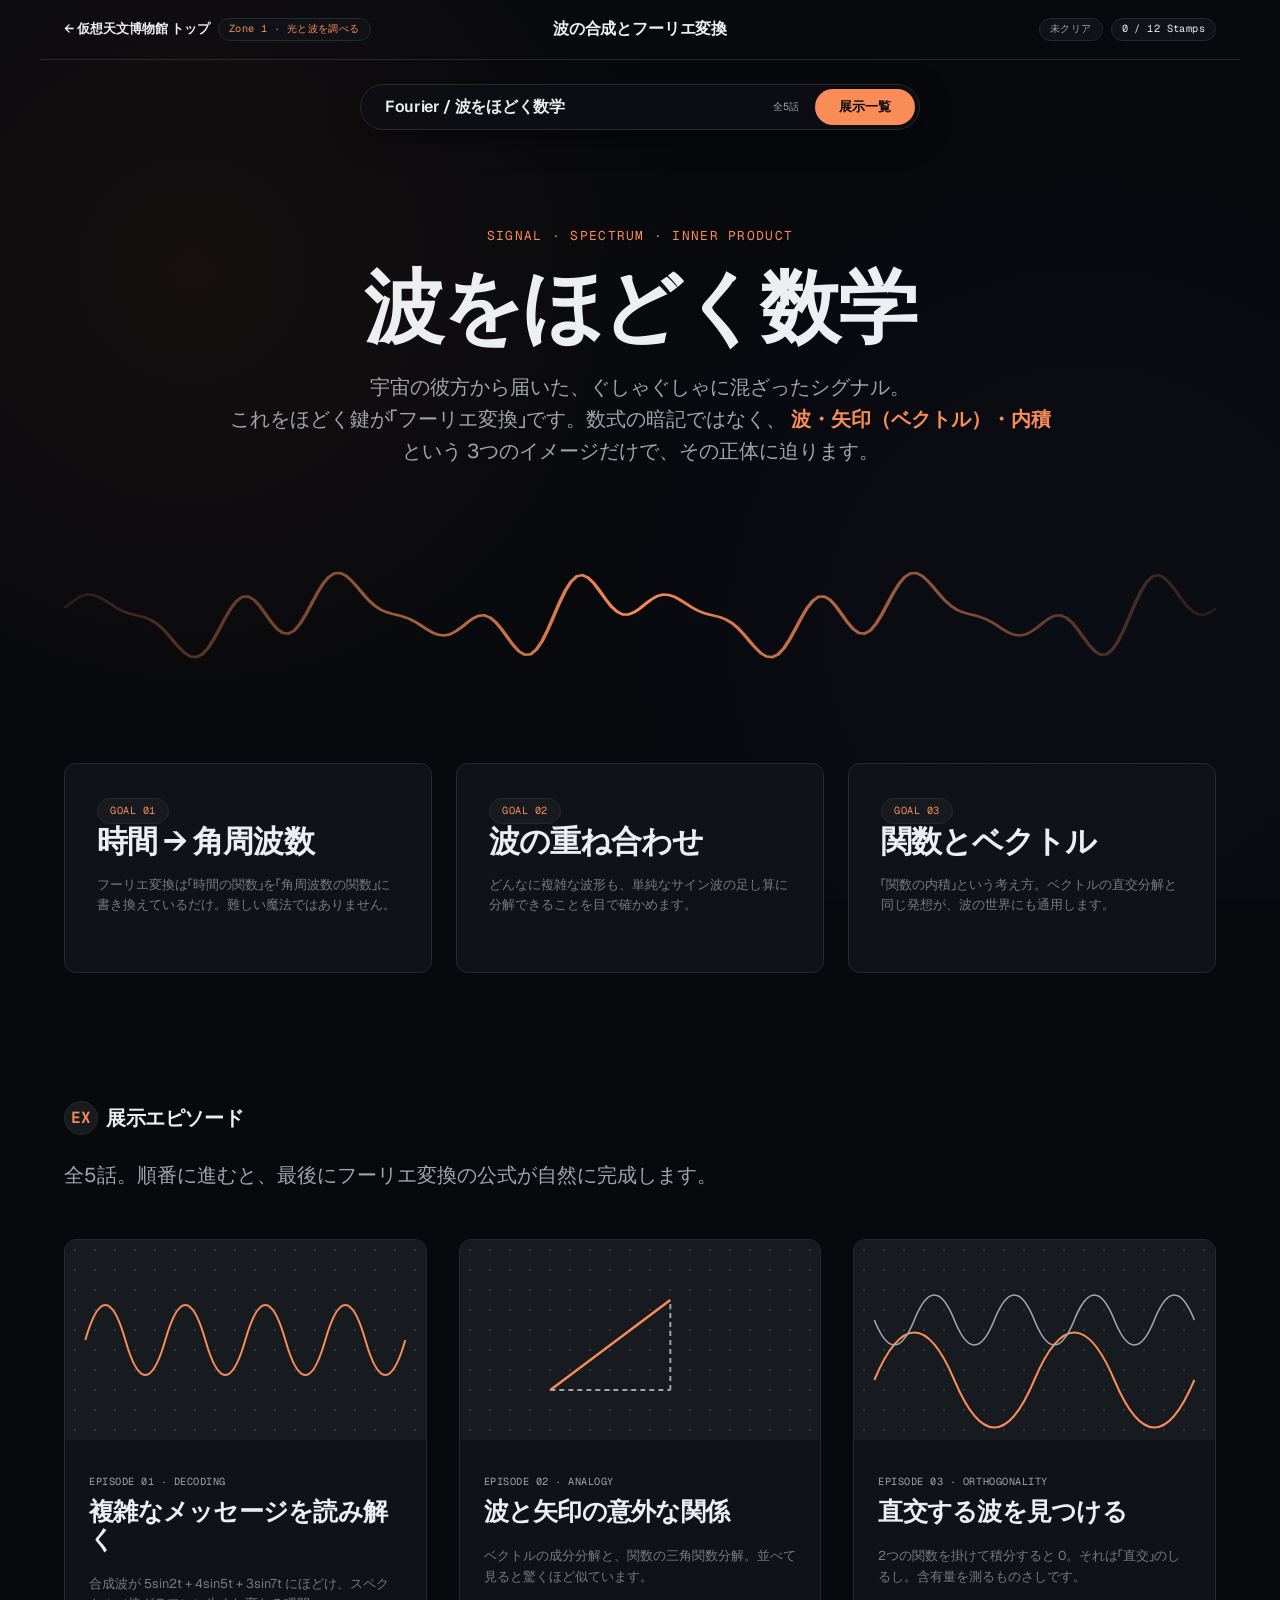
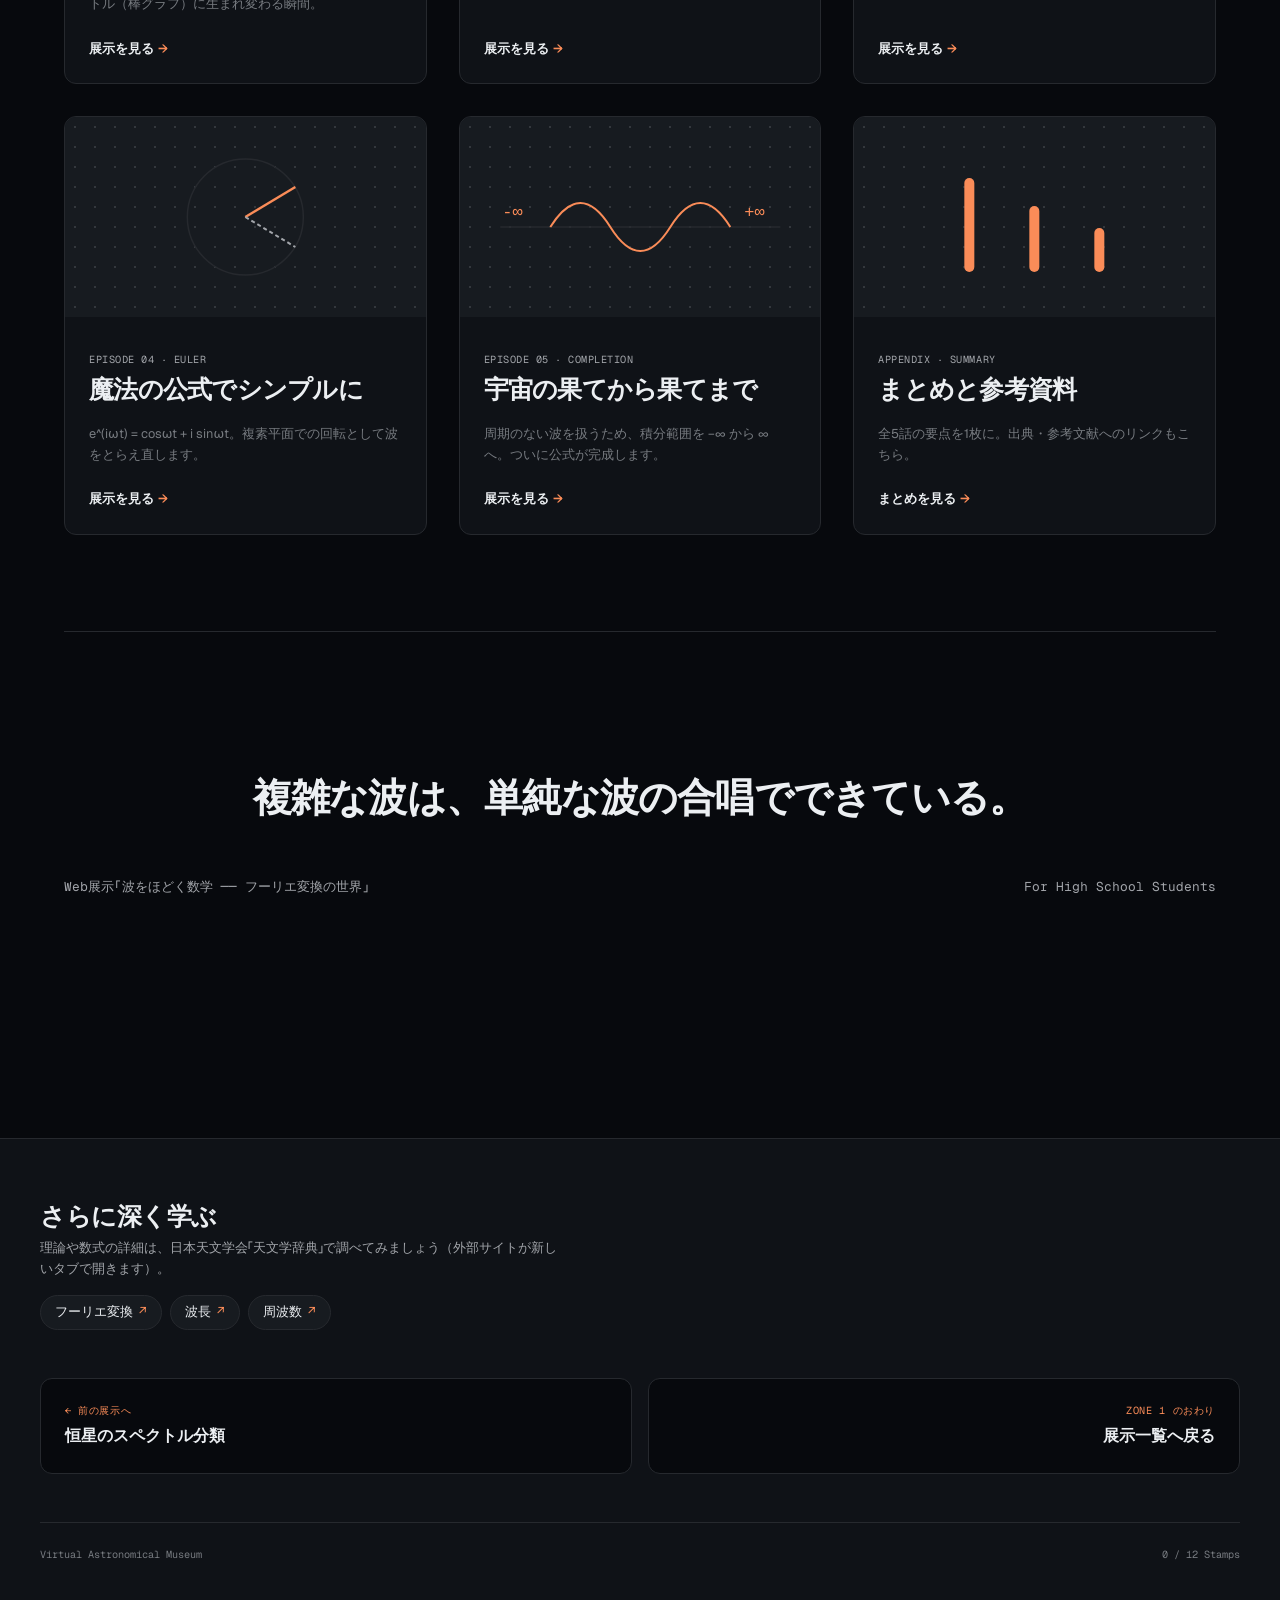
<file: fourier-transform.html>
<!doctype html>
<html lang="ja">
  <head>
    <meta charset="UTF-8" />
    <meta name="viewport" content="width=device-width, initial-scale=1" />
    <title>波をほどく数学 ── フーリエ変換の世界</title>
    <link rel="stylesheet" href="style.css" />
    <script src="common-ui.js" defer></script>
    <style>
      /* ============ 単一HTML用の最小追加（既存変数のみ参照） ============ */

      /* セクション切替 */
      .view {
        display: none;
      }
      .view.is-active {
        display: block;
        animation: fadeUp 0.45s ease both;
      }
      @keyframes fadeUp {
        from {
          opacity: 0;
          transform: translateY(12px);
        }
        to {
          opacity: 1;
          transform: none;
        }
      }

      /* ナビ内のエピソード送り */
      .nav-pill__actions .nav-mini {
        font-family: var(--font-outlier);
        font-size: var(--text-xs);
        color: var(--color-muted);
        align-self: center;
        padding-right: var(--space-sm);
        white-space: nowrap;
      }
      @media (max-width: 560px) {
        .nav-pill__actions .nav-mini {
          display: none;
        }
      }

      /* 描画ステージ */
      .stage {
        background: var(--color-paper-2);
        border: 1px solid var(--color-rule);
        border-radius: 12px;
        padding: var(--space-lg);
        margin-bottom: var(--space-lg);
      }
      .stage canvas {
        width: 100%;
        height: auto;
        display: block;
      }

      /* 数式ボックス（LaTeX非使用・等幅フォント） */
      .formula {
        font-family: var(--font-outlier);
        font-size: var(--text-md);
        background: var(--color-paper-3);
        border: 1px solid var(--color-rule);
        border-radius: 8px;
        padding: var(--space-md);
        text-align: center;
        margin: var(--space-lg) 0;
        overflow-x: auto;
        line-height: 1.9;
      }
      .formula .hl {
        color: var(--color-accent);
      }
      .formula.big {
        font-size: var(--text-lg);
      }
      .formula .arrow {
        color: var(--color-muted);
        font-size: var(--text-sm);
      }

      /* 操作行 */
      .ctrl-row {
        display: flex;
        flex-wrap: wrap;
        gap: var(--space-sm);
        align-items: center;
        margin-bottom: var(--space-lg);
      }
      .ctrl-row input[type="range"] {
        flex: 1;
        min-width: 180px;
      }
      select {
        background: var(--color-paper-3);
        color: var(--color-ink);
        border: 1px solid var(--color-rule);
        border-radius: 9999px;
        padding: 9px 16px;
        font-family: var(--font-body);
        font-size: var(--text-sm);
      }

      /* 2カラム比較 */
      .two {
        display: grid;
        grid-template-columns: 1fr 1fr;
        gap: var(--space-lg);
        margin-bottom: var(--space-xl);
      }
      .two-wide {
        display: grid;
        grid-template-columns: 340px 1fr;
        gap: var(--space-xl);
      }
      @media (max-width: 768px) {
        .two,
        .two-wide {
          grid-template-columns: 1fr;
        }
      }

      /* 読み取り値 */
      .readout {
        font-family: var(--font-outlier);
        font-size: var(--text-lg);
        text-align: center;
        padding: var(--space-md);
        border-radius: 12px;
        border: 1px solid var(--color-rule);
        background: var(--color-paper-2);
        margin-bottom: var(--space-xl);
      }
      .readout b {
        color: var(--color-accent);
      }

      /* 前後ナビ */
      .prevnext {
        display: flex;
        justify-content: space-between;
        gap: var(--space-md);
        margin: var(--space-2xl) 0;
        flex-wrap: wrap;
      }

      /* 手順リスト */
      .steps {
        list-style: none;
        padding: 0;
        margin: 0 0 var(--space-2xl);
      }
      .steps li {
        display: flex;
        gap: var(--space-md);
        padding: var(--space-md) 0;
        border-bottom: 1px solid var(--color-rule);
        align-items: flex-start;
      }
      .steps .no {
        font-family: var(--font-outlier);
        color: var(--color-accent);
        flex-shrink: 0;
        width: 3.2rem;
      }

      /* 完成式 */
      .final {
        text-align: center;
        padding: var(--space-2xl) var(--space-lg);
        border: 1px solid var(--color-accent);
        border-radius: 16px;
        background: var(--color-paper-2);
        margin: var(--space-2xl) 0;
        box-shadow: 0 12px 48px oklch(75% 0.15 45 / 0.12);
      }
      .final .eq {
        font-family: var(--font-outlier);
        font-size: var(--text-2xl);
        color: var(--color-ink);
        overflow-x: auto;
        padding-bottom: var(--space-xs);
      }
      .final .eq .hl {
        color: var(--color-accent);
      }
      @media (max-width: 768px) {
        .final .eq {
          font-size: var(--text-md);
        }
      }

      /* トップ用 */
      .hero-wave {
        width: 100%;
        height: 200px;
        display: block;
        margin: 0 auto var(--space-2xl);
      }
      .intro-grid {
        display: grid;
        grid-template-columns: repeat(auto-fit, minmax(250px, 1fr));
        gap: var(--space-lg);
        margin-bottom: var(--space-4xl);
      }
      .exhibit-card__visual svg {
        width: 100%;
        height: 100%;
        position: relative;
        z-index: 1;
      }
      .exhibit-card__link {
        cursor: pointer;
      }
      .lead-center {
        margin-left: auto;
        margin-right: auto;
        text-align: center;
      }
    </style>
  </head>
  <body data-app-id="fourier">
    <!-- ========== N5 Floating Pill Nav ========== -->
    <nav class="nav-pill">
      <span class="nav-pill__wordmark" id="wordmark">Fourier / 波をほどく数学</span>
      <div class="nav-pill__actions">
        <span class="nav-mini" id="navMini">全5話</span>
        <a class="nav-pill__btn" data-go="home">展示一覧</a>
      </div>
    </nav>

    <div class="page-container">
      <!-- ============================================================
     HOME : 18-portfolio-grid
     ============================================================ -->
      <section class="view is-active" id="view-home">
        <header class="portfolio-header">
          <p class="portfolio-header__tagline">Signal · Spectrum · Inner Product</p>
          <h1 class="portfolio-header__title">波をほどく数学</h1>
          <p class="section-lead lead-center">
            宇宙の彼方から届いた、ぐしゃぐしゃに混ざったシグナル。<br />
            これをほどく鍵が「フーリエ変換」です。数式の暗記ではなく、
            <b style="color: var(--color-accent)">波・矢印（ベクトル）・内積</b> という 3つのイメージだけで、その正体に迫ります。
          </p>
        </header>

        <svg class="hero-wave" viewBox="0 0 800 200" preserveAspectRatio="none" aria-label="複雑な合成波">
          <defs>
            <linearGradient id="gWave" x1="0" y1="0" x2="1" y2="0">
              <stop offset="0%" stop-color="oklch(75% 0.15 45 / 0.12)" />
              <stop offset="50%" stop-color="oklch(75% 0.15 45 / 1)" />
              <stop offset="100%" stop-color="oklch(75% 0.15 45 / 0.12)" />
            </linearGradient>
          </defs>
          <path id="heroPath" fill="none" stroke="url(#gWave)" stroke-width="2.5" />
        </svg>

        <div class="intro-grid">
          <div class="card">
            <span class="chip">Goal 01</span>
            <h2>時間 → 角周波数</h2>
            <p class="exhibit-card__desc">フーリエ変換は「時間の関数」を「角周波数の関数」に書き換えているだけ。難しい魔法ではありません。</p>
          </div>
          <div class="card">
            <span class="chip">Goal 02</span>
            <h2>波の重ね合わせ</h2>
            <p class="exhibit-card__desc">どんなに複雑な波形も、単純なサイン波の足し算に分解できることを目で確かめます。</p>
          </div>
          <div class="card">
            <span class="chip">Goal 03</span>
            <h2>関数とベクトル</h2>
            <p class="exhibit-card__desc">「関数の内積」という考え方。ベクトルの直交分解と同じ発想が、波の世界にも通用します。</p>
          </div>
        </div>

        <h2 class="section-title"><span class="section-num">EX</span>展示エピソード</h2>
        <p class="section-lead">全5話。順番に進むと、最後にフーリエ変換の公式が自然に完成します。</p>

        <div class="portfolio-grid">
          <article class="exhibit-card" data-go="ep1">
            <div class="exhibit-card__visual">
              <svg viewBox="0 0 320 200">
                <path d="M0 100 Q 20 30 40 100 T 80 100 T 120 100 T 160 100 T 200 100 T 240 100 T 280 100 T 320 100" fill="none" stroke="oklch(75% 0.15 45)" stroke-width="2" />
              </svg>
            </div>
            <div class="exhibit-card__content">
              <p class="exhibit-card__meta">Episode 01 · Decoding</p>
              <h3 class="exhibit-card__title">複雑なメッセージを読み解く</h3>
              <p class="exhibit-card__desc">合成波が 5sin2t + 4sin5t + 3sin7t にほどけ、スペクトル（棒グラフ）に生まれ変わる瞬間。</p>
              <a class="exhibit-card__link" data-go="ep1">展示を見る</a>
            </div>
          </article>

          <article class="exhibit-card" data-go="ep2">
            <div class="exhibit-card__visual">
              <svg viewBox="0 0 320 200">
                <line x1="70" y1="150" x2="190" y2="150" stroke="oklch(72% 0.008 260)" stroke-width="2" stroke-dasharray="5 4" />
                <line x1="190" y1="150" x2="190" y2="60" stroke="oklch(72% 0.008 260)" stroke-width="2" stroke-dasharray="5 4" />
                <line x1="70" y1="150" x2="190" y2="60" stroke="oklch(75% 0.15 45)" stroke-width="2.5" />
              </svg>
            </div>
            <div class="exhibit-card__content">
              <p class="exhibit-card__meta">Episode 02 · Analogy</p>
              <h3 class="exhibit-card__title">波と矢印の意外な関係</h3>
              <p class="exhibit-card__desc">ベクトルの成分分解と、関数の三角関数分解。並べて見ると驚くほど似ています。</p>
              <a class="exhibit-card__link" data-go="ep2">展示を見る</a>
            </div>
          </article>

          <article class="exhibit-card" data-go="ep3">
            <div class="exhibit-card__visual">
              <svg viewBox="0 0 320 200">
                <path d="M0 140 Q 40 45 80 140 T 160 140 T 240 140 T 320 140" fill="none" stroke="oklch(75% 0.15 45)" stroke-width="2" />
                <path d="M0 80 Q 20 130 40 80 T 80 80 T 120 80 T 160 80 T 200 80 T 240 80 T 280 80 T 320 80" fill="none" stroke="oklch(72% 0.008 260)" stroke-width="1.6" />
              </svg>
            </div>
            <div class="exhibit-card__content">
              <p class="exhibit-card__meta">Episode 03 · Orthogonality</p>
              <h3 class="exhibit-card__title">直交する波を見つける</h3>
              <p class="exhibit-card__desc">2つの関数を掛けて積分すると 0。それは「直交」のしるし。含有量を測るものさしです。</p>
              <a class="exhibit-card__link" data-go="ep3">展示を見る</a>
            </div>
          </article>

          <article class="exhibit-card" data-go="ep4">
            <div class="exhibit-card__visual">
              <svg viewBox="0 0 320 200">
                <circle cx="160" cy="100" r="58" fill="none" stroke="oklch(28% 0.01 260)" stroke-width="1.5" />
                <line x1="160" y1="100" x2="210" y2="70" stroke="oklch(75% 0.15 45)" stroke-width="2.5" />
                <line x1="160" y1="100" x2="210" y2="130" stroke="oklch(72% 0.008 260)" stroke-width="2" stroke-dasharray="4 3" />
              </svg>
            </div>
            <div class="exhibit-card__content">
              <p class="exhibit-card__meta">Episode 04 · Euler</p>
              <h3 class="exhibit-card__title">魔法の公式でシンプルに</h3>
              <p class="exhibit-card__desc">e^(iωt) = cosωt + i sinωt。複素平面での回転として波をとらえ直します。</p>
              <a class="exhibit-card__link" data-go="ep4">展示を見る</a>
            </div>
          </article>

          <article class="exhibit-card" data-go="ep5">
            <div class="exhibit-card__visual">
              <svg viewBox="0 0 320 200">
                <line x1="20" y1="110" x2="300" y2="110" stroke="oklch(28% 0.01 260)" stroke-width="1.5" />
                <text x="22" y="100" fill="oklch(75% 0.15 45)" font-size="17" font-family="monospace">-∞</text>
                <text x="264" y="100" fill="oklch(75% 0.15 45)" font-size="17" font-family="monospace">+∞</text>
                <path d="M70 110 Q 100 62 130 110 T 190 110 T 250 110" fill="none" stroke="oklch(75% 0.15 45)" stroke-width="2" />
              </svg>
            </div>
            <div class="exhibit-card__content">
              <p class="exhibit-card__meta">Episode 05 · Completion</p>
              <h3 class="exhibit-card__title">宇宙の果てから果てまで</h3>
              <p class="exhibit-card__desc">周期のない波を扱うため、積分範囲を −∞ から ∞ へ。ついに公式が完成します。</p>
              <a class="exhibit-card__link" data-go="ep5">展示を見る</a>
            </div>
          </article>

          <article class="exhibit-card" data-go="ref">
            <div class="exhibit-card__visual">
              <svg viewBox="0 0 320 200">
                <g stroke="oklch(75% 0.15 45)" stroke-width="10" stroke-linecap="round">
                  <line x1="95" y1="150" x2="95" y2="66" />
                  <line x1="160" y1="150" x2="160" y2="94" />
                  <line x1="225" y1="150" x2="225" y2="116" />
                </g>
              </svg>
            </div>
            <div class="exhibit-card__content">
              <p class="exhibit-card__meta">Appendix · Summary</p>
              <h3 class="exhibit-card__title">まとめと参考資料</h3>
              <p class="exhibit-card__desc">全5話の要点を1枚に。出典・参考文献へのリンクもこちら。</p>
              <a class="exhibit-card__link" data-go="ref">まとめを見る</a>
            </div>
          </article>
        </div>
      </section>

      <!-- ============================================================
     EPISODE 1
     ============================================================ -->
      <section class="view" id="view-ep1">
        <header class="portfolio-header">
          <p class="portfolio-header__tagline">Episode 01 · Decoding the Signal</p>
          <h1 class="portfolio-header__title">複雑なメッセージを<br />読み解く</h1>
        </header>

        <h2 class="section-title"><span class="section-num">1</span>届いたのは、ぐしゃぐしゃの波</h2>
        <p class="section-lead">望遠鏡がとらえた光や電波は、たいていこんな形をしています。一見でたらめ。 けれどこの波は、たった3つのサイン波を足しただけのものです。</p>

        <div class="stage"><canvas id="cvSum" width="900" height="210"></canvas></div>

        <div class="ctrl-row">
          <button class="btn btn-primary" id="btnSplit">波を分解する</button>
          <button class="btn btn-outline" id="btnSpec">スペクトルに変換</button>
          <button class="btn btn-outline" id="btnReset">最初にもどす</button>
        </div>

        <div class="stage"><canvas id="cvParts" width="900" height="300"></canvas></div>

        <div class="formula">f(t) = <span class="hl">5 sin 2t</span> + <span class="hl">4 sin 5t</span> + <span class="hl">3 sin 7t</span></div>

        <h2 class="section-title"><span class="section-num">2</span>横軸を「角周波数」に取りかえる</h2>
        <p class="section-lead">分解できたなら、あとは「どの角周波数の波が、どれだけ入っているか」を書き並べればよい。 それがスペクトル（棒グラフ）です。</p>

        <div class="stage"><canvas id="cvSpec" width="900" height="260"></canvas></div>

        <div class="hint">
          <span class="chip" style="margin-right: var(--space-xs)">MISSION</span>
          <b>ミッション：</b>上の<b>「波を分解する」→「スペクトルに変換」</b>ボタンを押して、複雑な波形から3つの角周波数成分（ω = 2, 5, 7）のスペクトルを取り出しましょう。
        </div>

        <div class="prevnext">
          <button class="btn btn-outline" data-go="home">← 展示一覧</button>
          <button class="btn btn-primary" data-go="ep2">Episode 02 波と矢印の意外な関係 →</button>
        </div>
      </section>

      <!-- ============================================================
     EPISODE 2
     ============================================================ -->
      <section class="view" id="view-ep2">
        <header class="portfolio-header">
          <p class="portfolio-header__tagline">Episode 02 · Vector &amp; Function</p>
          <h1 class="portfolio-header__title">波と矢印の<br />意外な関係</h1>
        </header>

        <h2 class="section-title"><span class="section-num">1</span>並べてみると、同じことをしている</h2>
        <p class="section-lead">左は数学Bで習う「ベクトルの成分分解」。右は「関数を三角関数に分解」。 やっていることの形はそっくりです。スライダーを動かして見比べてください。</p>

        <div class="ctrl-row">
          <span class="chip">分解のようす</span>
          <input type="range" id="sl2" min="0" max="100" value="0" />
          <span class="stat-chip" id="sl2v">合成した状態</span>
        </div>

        <div class="two">
          <div class="card">
            <h2>矢印の世界：ベクトル</h2>
            <p class="exhibit-card__desc">1つの矢印は、x方向とy方向という<b style="color: var(--color-accent)">直交する2つの矢印</b>の和で書ける。</p>
            <canvas id="cvVec" width="420" height="330" style="width: 100%; height: auto; display: block"></canvas>
          </div>
          <div class="card">
            <h2>波の世界：関数</h2>
            <p class="exhibit-card__desc">1つの関数は、周波数の違う<b style="color: var(--color-accent)">直交する三角関数</b>の和で書ける。</p>
            <canvas id="cvFun" width="420" height="330" style="width: 100%; height: auto; display: block"></canvas>
          </div>
        </div>

        <div class="formula">
          <span class="hl">v</span> = a · <span class="hl">e₁</span> + b · <span class="hl">e₂</span>
          &nbsp;&nbsp;⟷&nbsp;&nbsp;
          <span class="hl">f(t)</span> = c₁ · <span class="hl">sin t</span> + c₂ · <span class="hl">sin 2t</span> + c₃ · <span class="hl">sin 3t</span> + …
        </div>

        <h2 class="section-title"><span class="section-num">2</span>足し算のしかたまで同じ</h2>
        <p class="section-lead">ベクトルの足し算は「成分ごとの和」。関数の足し算も「成分ごとの和」。 つまりベクトルと関数は、本質的に似た性質を持つ仲間なのです。</p>

        <div class="formula">
          (a₁, a₂) + (b₁, b₂) = (a₁+b₁, a₂+b₂)<br />
          <span class="arrow">↓ 同じ発想 ↓</span><br />
          (c₁ sin t + c₂ sin 2t) + (d₁ sin t + d₂ sin 2t) = <span class="hl">(c₁+d₁) sin t + (c₂+d₂) sin 2t</span>
        </div>

        <div class="hint"><b>ここが要点：</b>「直交するものを基準にして分解する」という一点で、ベクトルと関数はつながっています。 次のエピソードでは、<b>関数どうしが直交しているかを判定する道具＝内積</b> を手に入れます。</div>

        <div class="prevnext">
          <button class="btn btn-outline" data-go="ep1">← Episode 01</button>
          <button class="btn btn-primary" data-go="ep3">Episode 03 直交する波を見つける →</button>
        </div>
      </section>

      <!-- ============================================================
     EPISODE 3
     ============================================================ -->
      <section class="view" id="view-ep3">
        <header class="portfolio-header">
          <p class="portfolio-header__tagline">Episode 03 · Inner Product</p>
          <h1 class="portfolio-header__title">直交する波を<br />見つける</h1>
        </header>

        <h2 class="section-title"><span class="section-num">1</span>内積を、積分に育てる</h2>
        <p class="section-lead">ベクトルの内積は「成分ごとの積を、全部足す」。 関数は成分が無限にあるので、足し算のかわりに積分を使います。違いはそれだけです。</p>

        <div class="formula">
          a · b = a₁b₁ + a₂b₂ + … + aₙbₙ<br />
          <span class="arrow">↓ 成分を無限に細かく（Σ → ∫）↓</span><br />
          ⟨f, g⟩ = <span class="hl">∫<sub>-∞</sub><sup>∞</sup> f(x) g(x) dx</span>
        </div>

        <h2 class="section-title"><span class="section-num">2</span>掛けて、積分すると…</h2>
        <p class="section-lead">
          2つの波を選んでください。下段は「積 f(x)g(x)」で、
          <b style="color: var(--color-accent)">オレンジ＝プラスの面積</b> ／ <b style="color: var(--color-muted)">グレー＝マイナスの面積</b> です。
        </p>

        <div class="ctrl-row">
          <select id="fSel">
            <option value="s1">f(x) = sin x</option>
            <option value="s2">f(x) = sin 2x</option>
            <option value="c1">f(x) = cos x</option>
          </select>
          <select id="gSel">
            <option value="s2">g(x) = sin 2x</option>
            <option value="s1">g(x) = sin x</option>
            <option value="s3">g(x) = sin 3x</option>
            <option value="c1">g(x) = cos x</option>
          </select>
        </div>

        <div class="stage"><canvas id="cvTop" width="900" height="200"></canvas></div>
        <div class="stage"><canvas id="cvBot" width="900" height="220"></canvas></div>

        <div class="readout" id="out3"></div>

        <div class="hint"><b>ここが要点：</b>角周波数の違う三角関数どうし（例：sin x と sin 2x）の内積は <b>0</b> になります。 内積が0とは、ベクトルと同じく「<b>直交している</b>」という意味。 だからこそ、それぞれの波の"含有量"を、他の波に邪魔されずに取り出せるのです。</div>

        <div class="prevnext">
          <button class="btn btn-outline" data-go="ep2">← Episode 02</button>
          <button class="btn btn-primary" data-go="ep4">Episode 04 魔法の公式でシンプルに →</button>
        </div>
      </section>

      <!-- ============================================================
     EPISODE 4
     ============================================================ -->
      <section class="view" id="view-ep4">
        <header class="portfolio-header">
          <p class="portfolio-header__tagline">Episode 04 · Euler's Formula</p>
          <h1 class="portfolio-header__title">魔法の公式で<br />シンプルに</h1>
        </header>

        <h2 class="section-title"><span class="section-num">1</span>波は、回る点の影だった</h2>
        <p class="section-lead">左の円をぐるぐる回る点。その「縦の影」がサイン波、「横の影」がコサイン波です。 この回転そのものを1文字で書くのが、オイラーの公式です。</p>

        <div class="formula big">
          <span class="hl">e<sup>iωt</sup></span> = cos ωt + <span class="hl">i</span> sin ωt
        </div>

        <div class="ctrl-row">
          <span class="chip">角周波数 ω</span>
          <input type="range" id="omega" min="1" max="5" step="1" value="1" />
          <span class="stat-chip" id="omegaVal">ω = 1</span>
          <button class="btn btn-outline" id="btnToggle">一時停止</button>
        </div>

        <div class="stage two-wide">
          <canvas id="cvCircle" width="340" height="330"></canvas>
          <canvas id="cvTrace" width="560" height="330"></canvas>
        </div>

        <h2 class="section-title"><span class="section-num">2</span>なぜ「共役」を掛けるのか</h2>
        <p class="section-lead">複素数のまま内積を取ると、自分自身との内積がマイナスになってしまうことがあります。 そこで片方を <b style="color: var(--color-accent)">共役複素数</b>（回転の向きを逆にしたもの）に取りかえます。</p>

        <div class="two">
          <div class="card">
            <span class="chip">そのまま掛ける</span>
            <h2>e<sup>iωt</sup> × e<sup>iωt</sup></h2>
            <p class="exhibit-card__desc">= e<sup>2iωt</sup>。回転が2倍速になるだけで、いつまでも回り続ける。大きさの情報が取り出せません。</p>
          </div>
          <div class="card">
            <span class="chip">共役を掛ける</span>
            <h2>
              e<sup>iωt</sup> × <span style="color: var(--color-accent)">e<sup>-iωt</sup></span>
            </h2>
            <p class="exhibit-card__desc">= e<sup>0</sup> = 1。回転がぴたりと止まり、必ず正の値になる。だから「大きさ」を測れます。</p>
          </div>
        </div>

        <div class="formula">
          フーリエ係数（振幅）= 関数 と <span class="hl">共役な複素波 e<sup>-iωt</sup></span> との内積
        </div>

        <div class="hint"><b>ここが要点：</b>指数関数を使うと、サイン・コサインの長い羅列が1つの式にまとまります。 そして振幅を取り出すときは、必ず <b>e<sup>-iωt</sup>（共役）</b> を掛ける。 次のエピソードで、この形がそのまま公式になります。</div>

        <div class="prevnext">
          <button class="btn btn-outline" data-go="ep3">← Episode 03</button>
          <button class="btn btn-primary" data-go="ep5">Episode 05 宇宙の果てから果てまで →</button>
        </div>
      </section>

      <!-- ============================================================
     EPISODE 5
     ============================================================ -->
      <section class="view" id="view-ep5">
        <header class="portfolio-header">
          <p class="portfolio-header__tagline">Episode 05 · The Formula</p>
          <h1 class="portfolio-header__title">宇宙の果てから<br />果てまで</h1>
        </header>

        <h2 class="section-title"><span class="section-num">1</span>くり返さない波、どうする？</h2>
        <p class="section-lead">ここまでの波は、同じ形をくり返す「周期関数」でした。だから -π 〜 π を調べれば十分だった。 でも宇宙から届く信号は、二度と同じ形をくり返さないかもしれません。</p>

        <div class="ctrl-row">
          <span class="chip">波のタイプ</span>
          <button class="btn btn-outline" id="btnP">周期的な波</button>
          <button class="btn btn-primary" id="btnN">周期のない波</button>
        </div>

        <div class="stage"><canvas id="cv5" width="900" height="240"></canvas></div>

        <div class="two">
          <div class="card">
            <span class="chip">周期関数</span>
            <h2>∫<sub>-π</sub><sup>π</sup> … dx</h2>
            <p class="exhibit-card__desc">1周期ぶんだけ見れば、その先も同じ。積分範囲は -π 〜 π で十分です。</p>
          </div>
          <div class="card">
            <span class="chip">非周期関数</span>
            <h2>
              <span style="color: var(--color-accent)">∫<sub>-∞</sub><sup>∞</sup></span> … dt
            </h2>
            <p class="exhibit-card__desc">くり返さないので、切り取ると情報が失われる。だから果てから果てまで、全部足します。</p>
          </div>
        </div>

        <h2 class="section-title"><span class="section-num">2</span>公式の完成</h2>
        <p class="section-lead">これまで手に入れた道具を、順番に並べるだけです。</p>

        <ul class="steps">
          <li>
            <span class="no">EP1</span>
            <div>複雑な波は、単純なサイン波の和で書ける。<b style="color: var(--color-accent)">→ 分解できる</b></div>
          </li>
          <li>
            <span class="no">EP2</span>
            <div>関数はベクトルと同じ性質を持つ。<b style="color: var(--color-accent)">→ 直交する基準で分解する</b></div>
          </li>
          <li>
            <span class="no">EP3</span>
            <div>含有量を測る道具は内積 ＝ 掛けて積分。<b style="color: var(--color-accent)">→ ∫ f g dx</b></div>
          </li>
          <li>
            <span class="no">EP4</span>
            <div>波は e<sup>iωt</sup> で書き、共役 e<sup>-iωt</sup> を掛ける。<b style="color: var(--color-accent)">→ 掛ける相手が決まった</b></div>
          </li>
          <li>
            <span class="no">EP5</span>
            <div>周期がないので、範囲は -∞ 〜 ∞。<b style="color: var(--color-accent)">→ 完成</b></div>
          </li>
        </ul>

        <div class="final">
          <p class="portfolio-header__tagline">Fourier Transform</p>
          <div class="eq">
            F(ω) = <span class="hl">∫<sub>-∞</sub><sup>∞</sup></span> f(t) · <span class="hl">e<sup>-iωt</sup></span> dt
          </div>
          <p class="section-lead lead-center" style="margin-top: var(--space-lg)">
            左辺は <b style="color: var(--color-accent)">角周波数 ω の関数</b>、右辺の中身は <b style="color: var(--color-accent)">時間 t の関数</b>。<br />
            フーリエ変換は、やはり「時間の関数を角周波数の関数に変換している」だけなのです。
          </p>
        </div>

        <div class="hint"><b>おつかれさまでした：</b>この式を見たとき、記号の羅列ではなく 「<b>波を直交する基準に分解して、内積で含有量を測っている</b>」という風景が浮かぶようになっていれば、 この展示の目的は達成です。</div>

        <div class="prevnext">
          <button class="btn btn-outline" data-go="ep4">← Episode 04</button>
          <button class="btn btn-primary" data-go="ref">まとめと参考資料 →</button>
        </div>
      </section>

      <!-- ============================================================
     APPENDIX
     ============================================================ -->
      <section class="view" id="view-ref">
        <header class="portfolio-header">
          <p class="portfolio-header__tagline">Appendix · Summary &amp; Reference</p>
          <h1 class="portfolio-header__title">まとめと<br />参考資料</h1>
        </header>

        <h2 class="section-title"><span class="section-num">S</span>全5話の要点</h2>
        <div class="portfolio-grid">
          <div class="card">
            <span class="chip">Episode 01</span>
            <h2>分解できる</h2>
            <p class="exhibit-card__desc">複雑な波形は単純なサイン波の和。横軸を角周波数にすればスペクトルになる。</p>
          </div>
          <div class="card">
            <span class="chip">Episode 02</span>
            <h2>関数 ≒ ベクトル</h2>
            <p class="exhibit-card__desc">直交する基準で分解し、成分ごとに足す。矢印と波は同じ構造を持つ。</p>
          </div>
          <div class="card">
            <span class="chip">Episode 03</span>
            <h2>内積は積分</h2>
            <p class="exhibit-card__desc">∫ f(x)g(x)dx が0なら直交。だから成分を独立に取り出せる。</p>
          </div>
          <div class="card">
            <span class="chip">Episode 04</span>
            <h2>e の力</h2>
            <p class="exhibit-card__desc">波は複素平面の回転。振幅を測るには共役 e^(-iωt) を掛ける。</p>
          </div>
          <div class="card">
            <span class="chip">Episode 05</span>
            <h2>範囲は無限</h2>
            <p class="exhibit-card__desc">非周期関数では -∞ 〜 ∞ で積分。ここで公式が完成する。</p>
          </div>
          <div class="card">
            <span class="chip">Reference</span>
            <h2>参考文献</h2>
            <p class="exhibit-card__desc">迫佑樹 (2017)「フーリエ変換を宇宙一わかりやすく解説してみる」</p>
            <a class="btn btn-outline" href="https://skill-hacks.co.jp/media/fourier-transform/" target="_blank" rel="noopener">出典ページを開く</a>
          </div>
        </div>

        <div class="final">
          <p class="portfolio-header__tagline">Fourier Transform</p>
          <div class="eq">
            F(ω) = <span class="hl">∫<sub>-∞</sub><sup>∞</sup></span> f(t) · <span class="hl">e<sup>-iωt</sup></span> dt
          </div>
        </div>

        <div class="prevnext">
          <button class="btn btn-outline" data-go="ep5">← Episode 05</button>
          <button class="btn btn-primary" data-go="home">展示一覧にもどる →</button>
        </div>
      </section>

      <!-- ========== Ft5 Statement Footer ========== -->
      <footer class="footer-statement">
        <p class="footer-statement__text" id="footText">複雑な波は、単純な波の合唱でできている。</p>
        <div class="footer-statement__meta">
          <span>Web展示「波をほどく数学 ── フーリエ変換の世界」</span>
          <span id="footMeta">For High School Students</span>
        </div>
      </footer>
    </div>
    <!-- /.page-container -->

    <script>
      /* =====================================================================
   共通カラー（style.css の変数と同値）
   ===================================================================== */
      const ACC = "oklch(75% 0.15 45)";
      const ACC_A = "oklch(75% 0.15 45 / 0.45)";
      const MUT = "oklch(72% 0.008 260)";
      const MUT_A = "oklch(72% 0.008 260 / 0.32)";
      const NEU = "oklch(58% 0.01 260)";
      const RUL = "oklch(28% 0.01 260)";

      /* =====================================================================
   ビュー切替
   ===================================================================== */
      const META = {
        home: { mark: "Fourier / 波をほどく数学", mini: "全5話", foot: "複雑な波は、単純な波の合唱でできている。", fmeta: "For High School Students" },
        ep1: { mark: "Episode 01", mini: "01 / 05", foot: "分解できれば、読み解ける。", fmeta: "Episode 01 / 05" },
        ep2: { mark: "Episode 02", mini: "02 / 05", foot: "矢印と波は、同じ言葉を話している。", fmeta: "Episode 02 / 05" },
        ep3: { mark: "Episode 03", mini: "03 / 05", foot: "内積がゼロ。それは、混ざらないという約束。", fmeta: "Episode 03 / 05" },
        ep4: { mark: "Episode 04", mini: "04 / 05", foot: "回転が止まる場所に、答えがある。", fmeta: "Episode 04 / 05" },
        ep5: { mark: "Episode 05", mini: "05 / 05", foot: "果てから果てまで足し合わせて、はじめて波はほどける。", fmeta: "Episode 05 / 05" },
        ref: { mark: "Appendix", mini: "まとめ", foot: "数式は、風景として覚える。", fmeta: "Summary & Reference" },
      };

      function go(key) {
        if (!META[key]) key = "home";
        document.querySelectorAll(".view").forEach((v) => v.classList.remove("is-active"));
        document.getElementById("view-" + key).classList.add("is-active");
        document.getElementById("wordmark").textContent = META[key].mark;
        document.getElementById("navMini").textContent = META[key].mini;
        document.getElementById("footText").textContent = META[key].foot;
        document.getElementById("footMeta").textContent = META[key].fmeta;
        window.scrollTo({ top: 0, behavior: "smooth" });
        if (key === "ep1") ep1.reset();
        if (key === "ep2") ep2.render();
        if (key === "ep3") ep3.render();
        if (key === "ep5") ep5.setBtn();
      }
      document.addEventListener("click", (e) => {
        const el = e.target.closest("[data-go]");
        if (el) {
          e.preventDefault();
          go(el.dataset.go);
        }
      });

      /* =====================================================================
   描画ユーティリティ
   ===================================================================== */
      function hline(ctx, w, y) {
        ctx.strokeStyle = RUL;
        ctx.lineWidth = 1;
        ctx.beginPath();
        ctx.moveTo(0, y);
        ctx.lineTo(w, y);
        ctx.stroke();
      }
      function curve(ctx, w, y0, amp, fn, color, lw) {
        ctx.strokeStyle = color;
        ctx.lineWidth = lw || 2;
        ctx.beginPath();
        for (let x = 0; x <= w; x++) {
          const t = (x / w) * Math.PI * 4,
            y = y0 - fn(t) * amp;
          x === 0 ? ctx.moveTo(x, y) : ctx.lineTo(x, y);
        }
        ctx.stroke();
      }
      function arrow(c, x1, y1, x2, y2, col, lw) {
        c.strokeStyle = col;
        c.fillStyle = col;
        c.lineWidth = lw;
        c.beginPath();
        c.moveTo(x1, y1);
        c.lineTo(x2, y2);
        c.stroke();
        const a = Math.atan2(y2 - y1, x2 - x1);
        c.beginPath();
        c.moveTo(x2, y2);
        c.lineTo(x2 - 11 * Math.cos(a - 0.4), y2 - 11 * Math.sin(a - 0.4));
        c.lineTo(x2 - 11 * Math.cos(a + 0.4), y2 - 11 * Math.sin(a + 0.4));
        c.closePath();
        c.fill();
      }

      /* =====================================================================
   HERO（トップの合成波）
   ===================================================================== */
      (function () {
        const p = document.getElementById("heroPath");
        let ph = 0;
        (function loop() {
          let d = "";
          for (let x = 0; x <= 800; x += 4) {
            const t = (x / 800) * Math.PI * 4 + ph;
            const y = 100 - (25 * Math.sin(2 * t) + 20 * Math.sin(5 * t) + 15 * Math.sin(7 * t)) * 0.85;
            d += (x === 0 ? "M" : "L") + x + " " + y.toFixed(1);
          }
          p.setAttribute("d", d);
          ph += 0.012;
          requestAnimationFrame(loop);
        })();
      })();

      /* =====================================================================
   EPISODE 1
   ===================================================================== */
      const ep1 = (function () {
        const comps = [
          { a: 5, w: 2 },
          { a: 4, w: 5 },
          { a: 3, w: 7 },
        ];
        const c1 = document.getElementById("cvSum").getContext("2d");
        const c2 = document.getElementById("cvParts").getContext("2d");
        const c3 = document.getElementById("cvSpec").getContext("2d");
        let split = 0,
          grow = 0,
          busy = false;

        function drawSum() {
          const w = 900,
            h = 210,
            y0 = h / 2;
          c1.clearRect(0, 0, w, h);
          hline(c1, w, y0);
          curve(c1, w, y0, 12, (t) => comps.reduce((s, c) => s + c.a * Math.sin(c.w * t), 0), ACC, 2.5);
          c1.fillStyle = MUT;
          c1.font = "13px monospace";
          c1.fillText("受信したシグナル f(t)", 12, 24);
        }
        function drawParts() {
          const w = 900,
            h = 300;
          c2.clearRect(0, 0, w, h);
          comps.forEach((c, i) => {
            const base = h / 2,
              target = 58 + i * 95;
            const y0 = base + (target - base) * split;
            c2.globalAlpha = 0.28 + 0.72 * split;
            hline(c2, w, y0);
            curve(c2, w, y0, 12, (t) => c.a * Math.sin(c.w * t), i === 0 ? ACC : MUT, 2);
            c2.globalAlpha = split;
            c2.fillStyle = MUT;
            c2.font = "13px monospace";
            c2.fillText(c.a + " sin " + c.w + "t", 8, y0 - 34);
            c2.globalAlpha = 1;
          });
          if (split < 0.05) {
            c2.fillStyle = MUT;
            c2.font = "13px monospace";
            c2.fillText("「波を分解する」を押してください", 12, 24);
          }
        }
        function drawSpec() {
          const w = 900,
            h = 260,
            base = h - 42;
          c3.clearRect(0, 0, w, h);
          c3.strokeStyle = RUL;
          c3.lineWidth = 1;
          c3.beginPath();
          c3.moveTo(44, base);
          c3.lineTo(w - 20, base);
          c3.stroke();
          c3.beginPath();
          c3.moveTo(44, 20);
          c3.lineTo(44, base);
          c3.stroke();
          c3.fillStyle = MUT;
          c3.font = "12px monospace";
          c3.fillText("振幅", 8, 18);
          c3.fillText("角周波数 ω", w - 116, base + 28);
          comps.forEach((c) => {
            const x = 44 + c.w * 95;
            const bh = c.a * 27 * grow;
            c3.fillStyle = ACC;
            c3.fillRect(x - 13, base - bh, 26, bh);
            c3.fillStyle = MUT;
            c3.fillText("ω=" + c.w, x - 19, base + 20);
            if (grow > 0.9) {
              c3.fillStyle = ACC;
              c3.fillText(String(c.a), x - 5, base - bh - 8);
            }
          });
          if (grow < 0.05) {
            c3.fillStyle = MUT;
            c3.font = "13px monospace";
            c3.fillText("「スペクトルに変換」を押してください", 60, 34);
          }
        }
        function all() {
          drawSum();
          drawParts();
          drawSpec();
        }

        function anim(kind) {
          if (busy) return;
          busy = true;
          (function step() {
            if (kind === "split") {
              split = Math.min(1, split + 0.02);
            } else {
              if (split < 1) split = Math.min(1, split + 0.045);
              grow = Math.min(1, grow + 0.02);
            }
            all();
            const done = kind === "split" ? split >= 1 : grow >= 1;
            if (kind === "spec" && grow >= 1 && window.VAM) {
              window.VAM.completeMission("fourier");
            }
            done ? (busy = false) : requestAnimationFrame(step);
          })();
        }
        document.getElementById("btnSplit").onclick = () => anim("split");
        document.getElementById("btnSpec").onclick = () => anim("spec");
        document.getElementById("btnReset").onclick = () => {
          split = 0;
          grow = 0;
          busy = false;
          all();
        };

        all();
        return {
          reset() {
            split = 0;
            grow = 0;
            busy = false;
            all();
          },
        };
      })();

      /* =====================================================================
   EPISODE 2
   ===================================================================== */
      const ep2 = (function () {
        const v = document.getElementById("cvVec").getContext("2d");
        const f = document.getElementById("cvFun").getContext("2d");
        const sl = document.getElementById("sl2");
        const lab = document.getElementById("sl2v");
        const comps = [
          { a: 26, k: 1 },
          { a: 16, k: 2 },
          { a: 10, k: 3 },
        ];

        function drawVec(p) {
          const w = 420,
            h = 330,
            ox = 68,
            oy = 262,
            ax = 252,
            ay = -172;
          v.clearRect(0, 0, w, h);
          v.strokeStyle = RUL;
          v.lineWidth = 1;
          for (let i = 0; i <= 6; i++) {
            v.beginPath();
            v.moveTo(ox + i * 42, 44);
            v.lineTo(ox + i * 42, oy);
            v.stroke();
          }
          for (let i = 0; i <= 4; i++) {
            v.beginPath();
            v.moveTo(ox, oy - i * 54);
            v.lineTo(w - 16, oy - i * 54);
            v.stroke();
          }
          v.strokeStyle = NEU;
          v.lineWidth = 1.5;
          v.beginPath();
          v.moveTo(ox, oy);
          v.lineTo(w - 16, oy);
          v.stroke();
          v.beginPath();
          v.moveTo(ox, oy);
          v.lineTo(ox, 34);
          v.stroke();
          // 成分（点線＋矢印）
          v.globalAlpha = p;
          v.setLineDash([5, 4]);
          arrow(v, ox, oy, ox + ax * p, oy, MUT, 2);
          arrow(v, ox + ax * p, oy, ox + ax * p, oy + ay * p, MUT, 2);
          v.setLineDash([]);
          v.globalAlpha = 1;
          // 合成ベクトル
          arrow(v, ox, oy, ox + ax, oy + ay, ACC, 2.6);
          v.fillStyle = MUT;
          v.font = "13px monospace";
          v.globalAlpha = p;
          v.fillText("x 成分", ox + ax / 2 - 22, oy + 22);
          v.fillText("y 成分", ox + ax + 8, oy + ay / 2);
          v.globalAlpha = 1;
          v.fillStyle = ACC;
          v.fillText("v", ox + ax - 26, oy + ay - 8);
        }
        function drawFun(p) {
          const w = 420,
            h = 330,
            merged = h / 2 - 24;
          f.clearRect(0, 0, w, h);
          comps.forEach((c, i) => {
            const target = 56 + i * 94;
            const y0 = merged + (target - merged) * p;
            f.strokeStyle = RUL;
            f.lineWidth = 1;
            f.beginPath();
            f.moveTo(0, y0);
            f.lineTo(w, y0);
            f.stroke();
            f.strokeStyle = i === 0 ? ACC : MUT;
            f.lineWidth = 2;
            f.globalAlpha = 0.3 + 0.7 * p;
            f.beginPath();
            for (let x = 0; x <= w; x++) {
              const t = (x / w) * Math.PI * 2,
                y = y0 - c.a * Math.sin(c.k * t);
              x === 0 ? f.moveTo(x, y) : f.lineTo(x, y);
            }
            f.stroke();
            f.globalAlpha = 1;
            if (p > 0.3) {
              f.globalAlpha = (p - 0.3) / 0.7;
              f.fillStyle = MUT;
              f.font = "12px monospace";
              f.fillText("sin " + c.k + "t", 6, y0 - 32);
              f.globalAlpha = 1;
            }
          });
          if (p < 0.5) {
            f.strokeStyle = ACC;
            f.lineWidth = 2.6;
            f.globalAlpha = 1 - p * 2;
            f.beginPath();
            for (let x = 0; x <= w; x++) {
              const t = (x / w) * Math.PI * 2;
              const y = merged - comps.reduce((s, c) => s + c.a * Math.sin(c.k * t), 0) * 0.7;
              x === 0 ? f.moveTo(x, y) : f.lineTo(x, y);
            }
            f.stroke();
            f.globalAlpha = 1;
            f.fillStyle = ACC;
            f.font = "12px monospace";
            f.globalAlpha = 1 - p * 2;
            f.fillText("f(t)", 6, merged - 56);
            f.globalAlpha = 1;
          }
        }
        function render() {
          const p = sl.value / 100;
          lab.textContent = p < 0.05 ? "合成した状態" : p > 0.95 ? "完全に分解" : "分解中 " + Math.round(p * 100) + "%";
          drawVec(p);
          drawFun(p);
        }
        sl.addEventListener("input", render);
        render();
        return { render };
      })();

      /* =====================================================================
   EPISODE 3
   ===================================================================== */
      const ep3 = (function () {
        const FN = { s1: (t) => Math.sin(t), s2: (t) => Math.sin(2 * t), s3: (t) => Math.sin(3 * t), c1: (t) => Math.cos(t) };
        const LB = { s1: "sin x", s2: "sin 2x", s3: "sin 3x", c1: "cos x" };
        const top = document.getElementById("cvTop").getContext("2d");
        const bot = document.getElementById("cvBot").getContext("2d");
        const fSel = document.getElementById("fSel");
        const gSel = document.getElementById("gSel");
        const out = document.getElementById("out3");
        const L = -Math.PI,
          R = Math.PI;

        function render() {
          const f = FN[fSel.value],
            g = FN[gSel.value];

          // 上段：2つの波
          const w = 900,
            h = 200,
            y0 = h / 2;
          top.clearRect(0, 0, w, h);
          top.strokeStyle = RUL;
          top.lineWidth = 1;
          top.beginPath();
          top.moveTo(0, y0);
          top.lineTo(w, y0);
          top.stroke();
          top.beginPath();
          top.moveTo(w / 2, 12);
          top.lineTo(w / 2, h - 12);
          top.stroke();
          [
            [f, ACC, 2.6],
            [g, MUT, 2],
          ].forEach(([fn, col, lw]) => {
            top.strokeStyle = col;
            top.lineWidth = lw;
            top.beginPath();
            for (let px = 0; px <= w; px++) {
              const x = L + ((R - L) * px) / w,
                y = y0 - fn(x) * 68;
              px === 0 ? top.moveTo(px, y) : top.lineTo(px, y);
            }
            top.stroke();
          });
          top.font = "13px monospace";
          top.fillStyle = MUT;
          top.fillText("-π", 6, y0 - 8);
          top.fillText("π", w - 20, y0 - 8);
          top.fillStyle = ACC;
          top.fillText("f(x) = " + LB[fSel.value], 12, 24);
          top.fillStyle = MUT;
          top.fillText("g(x) = " + LB[gSel.value], 12, 44);

          // 下段：積と符号付き面積
          const H = 220,
            Y = H / 2,
            N = 900;
          bot.clearRect(0, 0, w, H);
          let sum = 0;
          for (let i = 0; i < N; i++) {
            const x1 = L + ((R - L) * i) / N,
              x2 = L + ((R - L) * (i + 1)) / N,
              xm = (x1 + x2) / 2;
            const vm = f(xm) * g(xm);
            sum += vm * (x2 - x1);
            const px = ((x1 - L) / (R - L)) * w,
              pw = w / N + 1;
            bot.fillStyle = vm >= 0 ? ACC_A : MUT_A;
            bot.fillRect(px, vm >= 0 ? Y - vm * 78 : Y, pw, Math.abs(vm) * 78);
          }
          bot.strokeStyle = RUL;
          bot.lineWidth = 1;
          bot.beginPath();
          bot.moveTo(0, Y);
          bot.lineTo(w, Y);
          bot.stroke();
          bot.strokeStyle = ACC;
          bot.lineWidth = 2;
          bot.beginPath();
          for (let px = 0; px <= w; px++) {
            const x = L + ((R - L) * px) / w,
              y = Y - f(x) * g(x) * 78;
            px === 0 ? bot.moveTo(px, y) : bot.lineTo(px, y);
          }
          bot.stroke();
          bot.fillStyle = MUT;
          bot.font = "13px monospace";
          bot.fillText("f(x) · g(x)  ／ プラスの面積とマイナスの面積", 12, 24);

          const val = Math.abs(sum) < 1e-6 ? 0 : sum;
          out.innerHTML = "∫<sub>-π</sub><sup>π</sup> " + LB[fSel.value] + " · " + LB[gSel.value] + " dx = <b>" + val.toFixed(3) + "</b>" + (Math.abs(val) < 0.01 ? " &nbsp;→&nbsp; <b>直交！（混ざらない）</b>" : " &nbsp;→&nbsp; 同じ波が含まれている");
        }
        fSel.onchange = render;
        gSel.onchange = render;
        render();
        return { render };
      })();

      /* =====================================================================
   EPISODE 4
   ===================================================================== */
      (function () {
        const cc = document.getElementById("cvCircle").getContext("2d");
        const ct = document.getElementById("cvTrace").getContext("2d");
        const om = document.getElementById("omega");
        const omv = document.getElementById("omegaVal");
        const tg = document.getElementById("btnToggle");
        let t = 0,
          running = true;

        om.oninput = () => (omv.textContent = "ω = " + om.value);
        tg.onclick = () => {
          running = !running;
          tg.textContent = running ? "一時停止" : "再生";
        };

        (function frame() {
          const w = 340,
            h = 330,
            cx = w / 2,
            cy = h / 2,
            R = 112;
          const th = +om.value * t;
          cc.clearRect(0, 0, w, h);
          cc.strokeStyle = RUL;
          cc.lineWidth = 1;
          cc.beginPath();
          cc.moveTo(10, cy);
          cc.lineTo(w - 10, cy);
          cc.stroke();
          cc.beginPath();
          cc.moveTo(cx, 10);
          cc.lineTo(cx, h - 10);
          cc.stroke();
          cc.beginPath();
          cc.arc(cx, cy, R, 0, Math.PI * 2);
          cc.stroke();
          cc.fillStyle = MUT;
          cc.font = "12px monospace";
          cc.fillText("実軸 (cos)", w - 88, cy - 8);
          cc.fillText("虚軸 (sin)", cx + 8, 20);

          const px = cx + R * Math.cos(th),
            py = cy - R * Math.sin(th);
          cc.setLineDash([4, 4]);
          cc.strokeStyle = NEU;
          cc.lineWidth = 1;
          cc.beginPath();
          cc.moveTo(px, py);
          cc.lineTo(px, cy);
          cc.stroke();
          cc.beginPath();
          cc.moveTo(px, py);
          cc.lineTo(cx, py);
          cc.stroke();
          cc.setLineDash([]);

          const qy = cy + R * Math.sin(th);
          cc.strokeStyle = MUT;
          cc.lineWidth = 1.8;
          cc.setLineDash([5, 4]);
          cc.beginPath();
          cc.moveTo(cx, cy);
          cc.lineTo(px, qy);
          cc.stroke();
          cc.setLineDash([]);
          cc.fillStyle = MUT;
          cc.fillText("e^(-iωt)", px + 6, qy + 16);

          cc.strokeStyle = ACC;
          cc.lineWidth = 2.4;
          cc.beginPath();
          cc.moveTo(cx, cy);
          cc.lineTo(px, py);
          cc.stroke();
          cc.fillStyle = ACC;
          cc.beginPath();
          cc.arc(px, py, 5, 0, Math.PI * 2);
          cc.fill();
          cc.fillText("e^(iωt)", px + 6, py - 8);

          const W = 560,
            H = 330;
          ct.clearRect(0, 0, W, H);
          [
            [H * 0.27, "sin ωt（縦の影）", Math.sin, ACC],
            [H * 0.73, "cos ωt（横の影）", Math.cos, MUT],
          ].forEach(([y0, labl, fn, col]) => {
            ct.strokeStyle = RUL;
            ct.lineWidth = 1;
            ct.beginPath();
            ct.moveTo(0, y0);
            ct.lineTo(W, y0);
            ct.stroke();
            ct.strokeStyle = col;
            ct.lineWidth = 2.2;
            ct.beginPath();
            for (let x = 0; x <= W; x++) {
              const tt = th - (x / W) * Math.PI * 4;
              const y = y0 - fn(tt) * 66;
              x === 0 ? ct.moveTo(x, y) : ct.lineTo(x, y);
            }
            ct.stroke();
            ct.fillStyle = col;
            ct.font = "13px monospace";
            ct.fillText(labl, 10, y0 - 76);
            ct.beginPath();
            ct.arc(0, y0 - fn(th) * 66, 5, 0, Math.PI * 2);
            ct.fill();
          });

          if (running) t += 0.02;
          requestAnimationFrame(frame);
        })();
      })();

      /* =====================================================================
   EPISODE 5
   ===================================================================== */
      const ep5 = (function () {
        const c = document.getElementById("cv5").getContext("2d");
        const bP = document.getElementById("btnP");
        const bN = document.getElementById("btnN");
        let mode = "n",
          ph = 0;

        function setBtn() {
          bP.className = mode === "p" ? "btn btn-primary" : "btn btn-outline";
          bN.className = mode === "n" ? "btn btn-primary" : "btn btn-outline";
        }
        bP.onclick = () => {
          mode = "p";
          setBtn();
        };
        bN.onclick = () => {
          mode = "n";
          setBtn();
        };

        (function draw() {
          const w = 900,
            h = 240,
            y0 = h / 2;
          c.clearRect(0, 0, w, h);
          c.strokeStyle = RUL;
          c.lineWidth = 1;
          c.beginPath();
          c.moveTo(0, y0);
          c.lineTo(w, y0);
          c.stroke();

          if (mode === "p") {
            c.fillStyle = "oklch(75% 0.15 45 / 0.10)";
            c.fillRect(w * 0.38, 16, w * 0.24, h - 32);
            c.fillStyle = ACC;
            c.font = "13px monospace";
            c.fillText("-π", w * 0.38 + 4, h - 20);
            c.fillText("π", w * 0.62 - 14, h - 20);
            c.fillText("この範囲だけで十分", w * 0.38 + 34, 34);
          } else {
            c.fillStyle = "oklch(75% 0.15 45 / 0.07)";
            c.fillRect(0, 16, w, h - 32);
            c.fillStyle = ACC;
            c.font = "14px monospace";
            c.fillText("-∞", 8, h - 20);
            c.fillText("+∞", w - 36, h - 20);
            c.fillText("果てから果てまで積分する", w / 2 - 90, 34);
          }

          c.strokeStyle = ACC;
          c.lineWidth = 2.4;
          c.beginPath();
          for (let x = 0; x <= w; x++) {
            const t = (x / w) * 24 - 12;
            const y = mode === "p" ? y0 - (30 * Math.sin(t * 1.6) + 16 * Math.sin(t * 3.9 + ph)) * 0.9 : y0 - 70 * Math.exp((-t * t) / 9) * Math.cos(t * 3 + ph);
            x === 0 ? c.moveTo(x, y) : c.lineTo(x, y);
          }
          c.stroke();
          c.fillStyle = MUT;
          c.font = "13px monospace";
          c.fillText(mode === "p" ? "周期的にくり返す波" : "一度きりの、くり返さない波", 12, h - 20 + 0);
          ph += 0.01;
          requestAnimationFrame(draw);
        })();

        setBtn();
        return { setBtn };
      })();
    </script>
  </body>
</html>
</file>
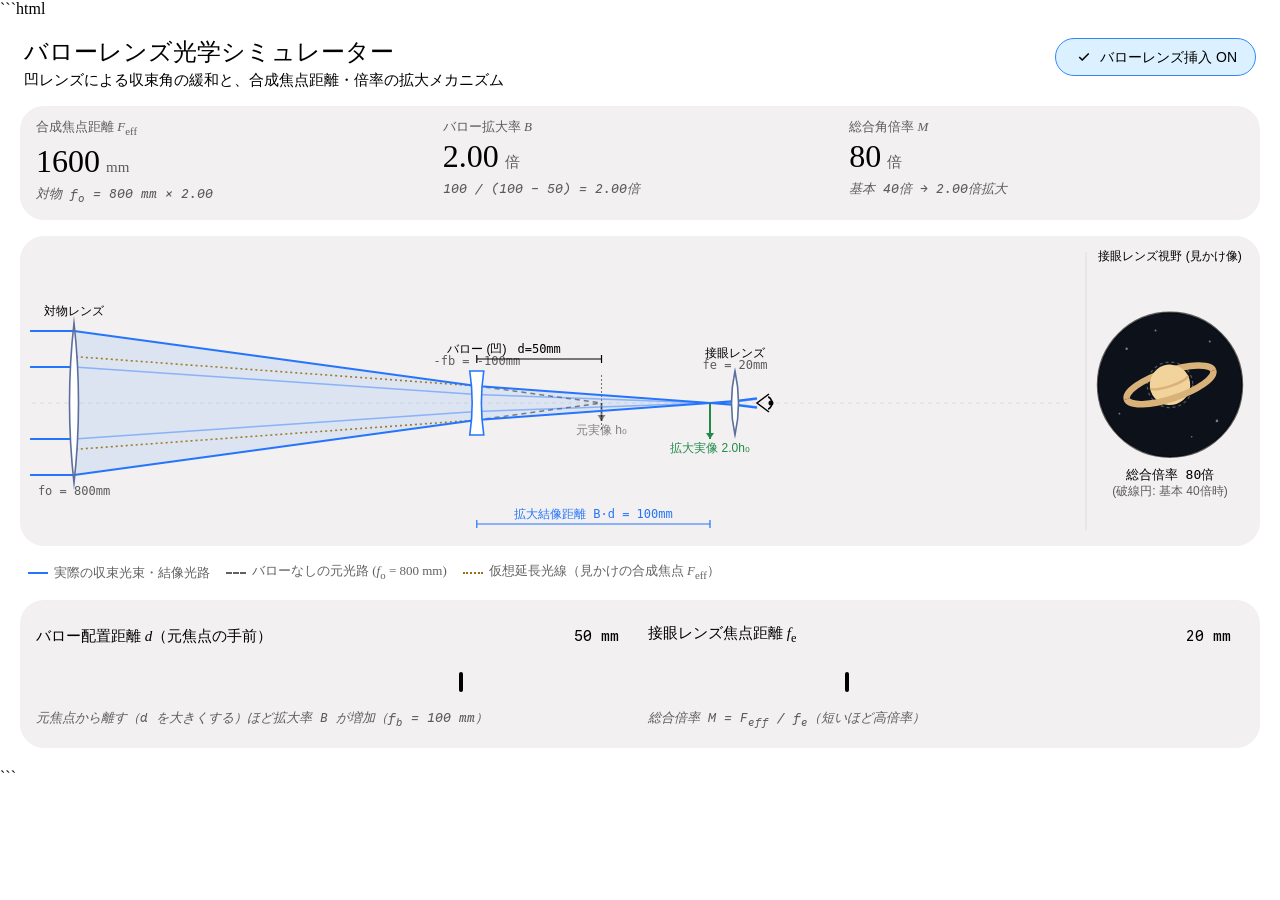
<file: interactive_visual_im_ea2a1fe31dd4fbac.html>
```html
<!DOCTYPE html>
<html lang="ja">
<head>
<script id="lumi-getcssvar">
window.getCssVar = window.getCssVar || function(name, fallback) {
  try {
    var v = getComputedStyle(document.documentElement).getPropertyValue(name).trim();
    return v || fallback || '';
  } catch (e) { return fallback || ''; }
};
</script>

<script id="lumi-canvas-guard">
(function() {
  if (window.__lumiCanvasGuard) return;
  window.__lumiCanvasGuard = true;
  var MAX_PX = 4096, MIN_FONT_PX = 12;
  try {
    var CP = HTMLCanvasElement.prototype;
    var BOX = {width: 'clientWidth', height: 'clientHeight'}, D = {};
    Object.keys(BOX).forEach(function(p) {
      D[p] = Object.getOwnPropertyDescriptor(CP, p);
    });
    var tracking = function(el, p) {
      var box = el[BOX[p]];
      return !el.style[p] && box > 0 && box === D[p].get.call(el) &&
          box === el['__lumiLast' + p];
    };
    var MAX = {width: 'maxWidth', height: 'maxHeight'};
    var PAD = {width: ['paddingLeft', 'paddingRight'],
               height: ['paddingTop', 'paddingBottom']};
    var avail = function(el, p) {
      var pe = el.parentElement;
      if (!pe) return 0;
      var cs = getComputedStyle(pe);
      return pe[BOX[p]] - parseFloat(cs[PAD[p][0]]) -
          parseFloat(cs[PAD[p][1]]);
    };
    Object.keys(BOX).forEach(function(p) {
      var d = D[p];
      if (!d || !d.set || !d.get) return;
      Object.defineProperty(CP, p, {
        configurable: true, enumerable: d.enumerable, get: d.get,
        set: function(v) {
          var n = +v, box = this[BOX[p]];
          if (n > MAX_PX) n = MAX_PX;
          if (n > box && tracking(this, p)) {
            var el = this, pins = {};
            Object.keys(BOX).forEach(function(q) {
              if (tracking(el, q)) pins[q] = avail(el, q) ||
                  el['__lumiBox' + q];
            });
            Object.keys(pins).forEach(function(q) {
              el.style[q] = '100%';
              el.style[MAX[q]] = pins[q] + 'px';
            });
            n = box;
          }
          this['__lumiBox' + p] = box;
          this['__lumiLast' + p] = n;
          d.set.call(this, isNaN(n) ? v : n);
        }
      });
    });
  } catch (e) {}
  try {
    var XP = CanvasRenderingContext2D.prototype;
    var px = /(\d*\.?\d+)px/;
    var floorFont = function(ctx) {
      var f = ctx.font, m = px.exec(f);
      if (m && +m[1] >= 4 && +m[1] < MIN_FONT_PX) ctx.font = f.replace(px, MIN_FONT_PX + 'px');
    };
    ['fillText', 'strokeText', 'measureText'].forEach(function(k) {
      var o = XP[k];
      if (typeof o !== 'function') return;
      XP[k] = function() { floorFont(this); return o.apply(this, arguments); };
    });
  } catch (e) {}
})();
</script>

<style id="lumi-runtime">
/* luminous.css */
/*
 * Luminous runtime stylesheet — injected once into every generated widget's
 * <head> by the C++ widget agent (id="lumi-runtime"). Single Source of Truth
 * for ALL design tokens and pre-baked .lumi-* component classes. The SI prompts
 * (design.md / html_generation.jinja2 / chart.jinja2) must NOT re-declare these
 * tokens or component CSS; they only reference them.
 *
 * Sections:
 *   1. Web fonts (Google Sans Flex + Google Sans Code)
 *   2. Light token :root (from previewer tokens.css, verbatim)
 *   3. Dark token overrides — REMAPPED to :root so canvas/D3 readers of
 *      getComputedStyle(document.documentElement) resolve dark values (D3).
 *   4. Short diagram/chart aliases (bridge legacy --surface / --chart-N names).
 *   5. In-scope pre-baked .lumi-* component classes.
 */

/* ============================================================
 * 1. WEB FONTS & ICONOGRAPHY
 *    Loads Google Sans Flex, Google Sans Code, and Material Symbols Outlined.
 *    Enforces the dual-class iconography rendering protocol.
 * ============================================================ */
@import url('https://fonts.googleapis.com/css2?family=Google+Sans+Flex:ital,wght@0,300..700;1,300..700&family=Google+Sans+Code:ital,wght,MONO@0,300..700,0..1;1,300..700,0..1&family=Material+Symbols+Outlined:opsz,wght,FILL,GRAD@20..48,100..700,0..1,-50..200&display=swap');

/* Dual-Class Iconography */
.lumi-icon {
  font-family: 'Luminous Symbols', 'Material Symbols Outlined';
  font-weight: normal;
  font-style: normal;
  font-size: 20px;
  line-height: 1;
  letter-spacing: normal;
  text-transform: none;
  display: inline-block;
  white-space: nowrap;
  word-wrap: normal;
  direction: ltr;
  font-feature-settings: 'liga';
  -webkit-font-smoothing: antialiased;
  vertical-align: middle;
}

.material-icon {
  font-family: 'Material Symbols Outlined';
  font-weight: normal;
  font-style: normal;
  font-size: 20px;
  line-height: 1;
  letter-spacing: normal;
  text-transform: none;
  display: inline-block;
  white-space: nowrap;
  word-wrap: normal;
  direction: ltr;
  -webkit-font-smoothing: antialiased;
  vertical-align: middle;
}

/* ============================================================
 * 2. LIGHT TOKENS (:root)
 * ============================================================ */
:root {
  --body-bg: transparent;
  --ff-sans: 'Google Sans Flex', 'Google Sans Text', 'Google Sans', sans-serif;
  --ff-mono: 'Google Sans Code', 'Google Sans Mono', monospace;

  --lumi-sys-spacing--xxs: 2px;
  --lumi-sys-spacing--xs: 4px;
  --lumi-sys-spacing--s: 8px;
  --lumi-sys-spacing--m: 12px;
  --lumi-sys-spacing--l: 16px;
  --lumi-sys-spacing--xl: 20px;
  --lumi-sys-spacing--xxl: 24px;
  --lumi-sys-spacing--3xl: 28px;
  --lumi-sys-spacing--4xl: 36px;

  --lumi-sys-shape--none: 0px;
  --lumi-sys-shape--extra-small: 4px;
  --lumi-sys-shape--small: 8px;
  --lumi-sys-shape--medium: 12px;
  --lumi-sys-shape--large: 16px;
  --lumi-sys-shape--large-increased: 20px;
  --lumi-sys-shape--large-max: 24px;
  --lumi-sys-shape--xl: 28px;
  --lumi-sys-shape--xl-increased: 32px;
  --lumi-sys-shape--xl-max: 40px;
  --lumi-sys-shape--xxl: 48px;
  --lumi-sys-shape--xxl-increased: 56px;
  --lumi-sys-shape--full: 999px;

  --lumi-sys-elevation--level1: 0 0 20px 0 rgba(0, 0, 0, 0.04);
  --lumi-sys-elevation--level2: 0 0 20px 0 rgba(0, 0, 0, 0.11);

  --lumi-sys-color--surface: #fdfcfc;
  --lumi-sys-color--surface-dim: #f2f0f0;
  --lumi-sys-color--surface-bright: #ffffff;
  --lumi-sys-color--surface-background: #fdfcfc;
  --lumi-sys-color--surface-accent: #9dd2ff;
  --lumi-sys-color--surface-container: #f2f0f0;
  --lumi-sys-color--surface-container-high: #e6e6e6;
  --lumi-sys-color--surface-translucent: rgba(255, 255, 255, 0.88);
  --lumi-sys-color--on-surface: #000000;
  --lumi-sys-color--on-surface-default: #000000;
  --lumi-sys-color--on-surface-variant: rgba(0, 0, 0, 0.62);
  --lumi-sys-color--on-surface-de-emphasis: rgba(0, 0, 0, 0.62);
  --lumi-sys-color--on-surface-low: rgba(0, 0, 0, 0.08);
  --lumi-sys-color--positive: #008052;
  --lumi-sys-color--positive-container: #daf9d4;
  --lumi-sys-color--on-positive-container: #009954;
  --lumi-sys-color--error: #de2d29;
  --lumi-sys-color--error-container: #ffdeec;
  --lumi-sys-color--on-error-container: #de2d29;
  --lumi-sys-color--accent: #9dd2ff;
  --lumi-sys-color--accent-container: #dcf1ff;
  --lumi-sys-color--accent-fixed: #3186ff;
  --lumi-sys-color--primary: #3186ff;
  --lumi-sys-color--on-primary: #ffffff;
  --lumi-sys-color--black: #000000;
  --lumi-sys-color--white: #ffffff;
  --lumi-sys-color--outline: #727676;
  --lumi-sys-color--stroke-default: #e3e3e3;

  /* --- Luminous Typography Tokens: Display (Carbon SSoT) --- */
  --lumi-sys-typography-type-scale--display-l-font-name: 'Google Sans Flex';
  --lumi-sys-typography-type-scale--display-l-font-size: 2.625rem;
  --lumi-sys-typography-type-scale--display-l-line-height: 3rem;
  --lumi-sys-typography-type-scale--display-l-font-tracking: 0rem;
  --lumi-sys-typography-type-scale--display-l-font-weight: 280;
  --lumi-sys-typography-type-scale--display-l-font-wght: 280;
  --lumi-sys-typography-type-scale--display-l-font-width: 100;
  --lumi-sys-typography-type-scale--display-l-font-rond: 100;
  --lumi-sys-typography-type-scale--display-l-opsz: 42;

  --lumi-sys-typography-type-scale--display-m-font-name: 'Google Sans Flex';
  --lumi-sys-typography-type-scale--display-m-font-size: 2.25rem;
  --lumi-sys-typography-type-scale--display-m-line-height: 2.75rem;
  --lumi-sys-typography-type-scale--display-m-font-tracking: 0rem;
  --lumi-sys-typography-type-scale--display-m-font-weight: 320;
  --lumi-sys-typography-type-scale--display-m-font-wght: 320;
  --lumi-sys-typography-type-scale--display-m-font-width: 100;
  --lumi-sys-typography-type-scale--display-m-font-rond: 100;
  --lumi-sys-typography-type-scale--display-m-opsz: 36;

  --lumi-sys-typography-type-scale--display-s-font-name: 'Google Sans Flex';
  --lumi-sys-typography-type-scale--display-s-font-size: 2rem;
  --lumi-sys-typography-type-scale--display-s-line-height: 2.375rem;
  --lumi-sys-typography-type-scale--display-s-font-tracking: 0rem;
  --lumi-sys-typography-type-scale--display-s-font-weight: 360;
  --lumi-sys-typography-type-scale--display-s-font-wght: 360;
  --lumi-sys-typography-type-scale--display-s-font-width: 100;
  --lumi-sys-typography-type-scale--display-s-font-rond: 100;
  --lumi-sys-typography-type-scale--display-s-opsz: 32;

  /* --- Luminous Typography Tokens: Headline (Carbon SSoT) --- */
  --lumi-sys-typography-type-scale--headline-l-font-name: 'Google Sans Flex';
  --lumi-sys-typography-type-scale--headline-l-font-size: 1.75rem;
  --lumi-sys-typography-type-scale--headline-l-line-height: 2.25rem;
  --lumi-sys-typography-type-scale--headline-l-font-tracking: 0rem;
  --lumi-sys-typography-type-scale--headline-l-font-weight: 350;
  --lumi-sys-typography-type-scale--headline-l-font-wght: 350;
  --lumi-sys-typography-type-scale--headline-l-font-width: 100;
  --lumi-sys-typography-type-scale--headline-l-font-rond: 20;
  --lumi-sys-typography-type-scale--headline-l-opsz: 28;

  --lumi-sys-typography-type-scale--headline-m-font-name: 'Google Sans Flex';
  --lumi-sys-typography-type-scale--headline-m-font-size: 1.5rem;
  --lumi-sys-typography-type-scale--headline-m-line-height: 1.75rem;
  --lumi-sys-typography-type-scale--headline-m-font-tracking: 0rem;
  --lumi-sys-typography-type-scale--headline-m-font-weight: 380;
  --lumi-sys-typography-type-scale--headline-m-font-wght: 380;
  --lumi-sys-typography-type-scale--headline-m-font-width: 100;
  --lumi-sys-typography-type-scale--headline-m-font-rond: 20;
  --lumi-sys-typography-type-scale--headline-m-opsz: 24;

  --lumi-sys-typography-type-scale--headline-s-font-name: 'Google Sans Flex';
  --lumi-sys-typography-type-scale--headline-s-font-size: 1.25rem;
  --lumi-sys-typography-type-scale--headline-s-line-height: 1.5rem;
  --lumi-sys-typography-type-scale--headline-s-font-tracking: 0rem;
  --lumi-sys-typography-type-scale--headline-s-font-weight: 470;
  --lumi-sys-typography-type-scale--headline-s-font-wght: 470;
  --lumi-sys-typography-type-scale--headline-s-font-width: 94;
  --lumi-sys-typography-type-scale--headline-s-font-rond: 20;
  --lumi-sys-typography-type-scale--headline-s-opsz: 20;

  /* --- Luminous Typography Tokens: Body (Carbon SSoT) --- */
  --lumi-sys-typography-type-scale--body-l-font-name: 'Google Sans Flex';
  --lumi-sys-typography-type-scale--body-l-font-size: 1.0625rem;
  --lumi-sys-typography-type-scale--body-l-line-height: 1.5rem;
  --lumi-sys-typography-type-scale--body-l-font-tracking: 0rem;
  --lumi-sys-typography-type-scale--body-l-font-weight: 400;
  --lumi-sys-typography-type-scale--body-l-font-wght: 400;
  --lumi-sys-typography-type-scale--body-l-font-width: 92;
  --lumi-sys-typography-type-scale--body-l-font-rond: 0;
  --lumi-sys-typography-type-scale--body-l-opsz: 17;

  --lumi-sys-typography-type-scale--body-m-font-name: 'Google Sans Flex';
  --lumi-sys-typography-type-scale--body-m-font-size: 0.9375rem;
  --lumi-sys-typography-type-scale--body-m-line-height: 1.25rem;
  --lumi-sys-typography-type-scale--body-m-font-tracking: 0rem;
  --lumi-sys-typography-type-scale--body-m-font-weight: 400;
  --lumi-sys-typography-type-scale--body-m-font-wght: 400;
  --lumi-sys-typography-type-scale--body-m-font-width: 92;
  --lumi-sys-typography-type-scale--body-m-font-rond: 0;
  --lumi-sys-typography-type-scale--body-m-opsz: 15;

  --lumi-sys-typography-type-scale--body-s-font-name: 'Google Sans Flex';
  --lumi-sys-typography-type-scale--body-s-font-size: 0.8125rem;
  --lumi-sys-typography-type-scale--body-s-line-height: 1.0625rem;
  --lumi-sys-typography-type-scale--body-s-font-tracking: 0rem;
  --lumi-sys-typography-type-scale--body-s-font-weight: 400;
  --lumi-sys-typography-type-scale--body-s-font-wght: 400;
  --lumi-sys-typography-type-scale--body-s-font-width: 92;
  --lumi-sys-typography-type-scale--body-s-font-rond: 0;
  --lumi-sys-typography-type-scale--body-s-opsz: 13;

  /* --- Luminous Typography Tokens: Label (Carbon SSoT) --- */
  --lumi-sys-typography-type-scale--label-l-font-name: 'Google Sans Flex';
  --lumi-sys-typography-type-scale--label-l-font-size: 1.0625rem;
  --lumi-sys-typography-type-scale--label-l-line-height: 1.5rem;
  --lumi-sys-typography-type-scale--label-l-font-tracking: 0rem;
  --lumi-sys-typography-type-scale--label-l-font-weight: 370;
  --lumi-sys-typography-type-scale--label-l-font-wght: 370;
  --lumi-sys-typography-type-scale--label-l-font-width: 92;
  --lumi-sys-typography-type-scale--label-l-font-rond: 0;
  --lumi-sys-typography-type-scale--label-l-opsz: 17;

  --lumi-sys-typography-type-scale--label-m-font-name: 'Google Sans Flex';
  --lumi-sys-typography-type-scale--label-m-font-size: 0.9375rem;
  --lumi-sys-typography-type-scale--label-m-line-height: 1.25rem;
  --lumi-sys-typography-type-scale--label-m-font-tracking: 0rem;
  --lumi-sys-typography-type-scale--label-m-font-weight: 370;
  --lumi-sys-typography-type-scale--label-m-font-wght: 370;
  --lumi-sys-typography-type-scale--label-m-font-width: 92;
  --lumi-sys-typography-type-scale--label-m-font-rond: 0;
  --lumi-sys-typography-type-scale--label-m-opsz: 15;

  --lumi-sys-typography-type-scale--label-s-font-name: 'Google Sans Flex';
  --lumi-sys-typography-type-scale--label-s-font-size: 0.8125rem;
  --lumi-sys-typography-type-scale--label-s-line-height: 1.25rem;
  --lumi-sys-typography-type-scale--label-s-font-tracking: 0rem;
  --lumi-sys-typography-type-scale--label-s-font-weight: 370;
  --lumi-sys-typography-type-scale--label-s-font-wght: 370;
  --lumi-sys-typography-type-scale--label-s-font-width: 92;
  --lumi-sys-typography-type-scale--label-s-font-rond: 0;
  --lumi-sys-typography-type-scale--label-s-opsz: 13;

  --lumi-sys-opacity-state--hover: 0.08;
  --lumi-sys-opacity-state--focus: 0.08;
  --lumi-sys-opacity-state--pressed: 0.12;
  --lumi-sys-opacity-state--disabled: 0.12;
  --lumi-sys-opacity-state--disabled-label: 0.38;

  --lumi-sys-color--code-background: #000000;
  --lumi-sys-color--code-primary-text: #ffffff;
  --lumi-sys-color--code-blue-text: #4fa0ff;
  --lumi-sys-color--code-green-text: #60d673;
  --lumi-sys-color--code-grey-text: #808080;
  --lumi-sys-color--code-pink-text: #ff96da;
  --lumi-sys-color--code-purple-text: #969dff;
  --lumi-sys-color--code-red-text: #ff5a59;
  --lumi-sys-color--code-yellow-text: #ffdb0f;

  --lumi-sys-color--chart-series-1: #2575fc;
  --lumi-sys-color--chart-series-2: #5b6e9e;
  --lumi-sys-color--chart-series-3: #228a49;
  --lumi-sys-color--chart-series-4: #62991b;
  --lumi-sys-color--chart-series-5: #1e564d;
  --lumi-sys-color--chart-series-6: #526a45;
  --lumi-sys-color--chart-series-7: #2780c4;
  --lumi-sys-color--chart-series-8: #997112;
  --lumi-sys-color--chart-series-9: #705ec2;
  --lumi-sys-color--chart-series-10: #c84288;
}

/* ============================================================
 * 3. DARK TOKENS  (REMAPPED to :root — Decision D3)
 *    Canvas / Chart.js / D3 read getComputedStyle(document.documentElement);
 *    the theme-sync listener sets data-theme="dark" on <html>, so dark values
 *    MUST live on :root (not scoped to body) to prevent black-chart regressions.
 * ============================================================ */
:root[data-theme="dark"],
body.dark-mode,
:root[data-theme="dark"] body {
  --body-bg: #0f0f0f;
  --lumi-sys-elevation--level1: 0 0 20px 0 rgba(0, 0, 0, 0.28);
  --lumi-sys-elevation--level2: 0 0 20px 0 rgba(0, 0, 0, 0.40);

  --lumi-sys-color--surface: #0f0f0f;
  --lumi-sys-color--surface-dim: #141414;
  --lumi-sys-color--surface-bright: #1c1c1c;
  --lumi-sys-color--surface-background: #0f0f0f;
  --lumi-sys-color--surface-accent: #14204f;
  --lumi-sys-color--surface-container: #141414;
  --lumi-sys-color--surface-container-high: #1c1c1c;
  --lumi-sys-color--surface-translucent: rgba(24, 24, 27, 0.88);
  --lumi-sys-color--on-surface: #e0e0e0;
  --lumi-sys-color--on-surface-default: #e0e0e0;
  --lumi-sys-color--on-surface-variant: rgba(255, 255, 255, 0.55);
  --lumi-sys-color--on-surface-de-emphasis: rgba(255, 255, 255, 0.55);
  --lumi-sys-color--on-surface-low: rgba(255, 255, 255, 0.12);
  --lumi-sys-color--positive: #0ebc5f;
  --lumi-sys-color--positive-container: #002220;
  --lumi-sys-color--on-positive-container: #0ebc5f;
  --lumi-sys-color--error: #ff4c45;
  --lumi-sys-color--error-container: #3c0202;
  --lumi-sys-color--on-error-container: #ff4c45;
  --lumi-sys-color--accent: #1f3b9b;
  --lumi-sys-color--accent-container: #192967;
  --lumi-sys-color--accent-fixed: #3186ff;
  --lumi-sys-color--primary: #9dd2ff;
  --lumi-sys-color--on-primary: #192967;
  --lumi-sys-color--black: #000000;
  --lumi-sys-color--white: #ffffff;
  --lumi-sys-color--outline: #9a9b9c;
  --lumi-sys-color--stroke-default: #2d2f38;

  --lumi-sys-color--code-background: #141414;
  --lumi-sys-color--code-primary-text: #ffffff;
  --lumi-sys-color--code-blue-text: #4fa0ff;
  --lumi-sys-color--code-green-text: #60d673;
  --lumi-sys-color--code-grey-text: #808080;
  --lumi-sys-color--code-pink-text: #ff96da;
  --lumi-sys-color--code-purple-text: #969dff;
  --lumi-sys-color--code-red-text: #ff5a59;
  --lumi-sys-color--code-yellow-text: #ffdb0f;

  --lumi-sys-color--chart-series-1: #9dd2ff;
  --lumi-sys-color--chart-series-2: #96a7d6;
  --lumi-sys-color--chart-series-3: #50e389;
  --lumi-sys-color--chart-series-4: #c8f585;
  --lumi-sys-color--chart-series-5: #f5f2e6;
  --lumi-sys-color--chart-series-6: #dcd8c0;
  --lumi-sys-color--chart-series-7: #82c7ff;
  --lumi-sys-color--chart-series-8: #f5d77f;
  --lumi-sys-color--chart-series-9: #d9ceff;
  --lumi-sys-color--chart-series-10: #ffa6d7;
}

/* ============================================================
 * 3b. OS-LEVEL DARK FALLBACK  (prefers-color-scheme)
 *     A prior refactor introduced this stylesheet and moved the dark tokens onto
 *     :root[data-theme="dark"], but dropped the @media (prefers-color-scheme:
 *     dark) trigger that widgets previously carried in their own <style>.
 *     Inline widgets whose host sends no set-theme / data-theme message therefore
 *     stayed on the light --surface (#fdfcfc), rendering white in dark mode.
 *     Re-apply the dark values on OS dark; an explicit host data-theme="light"
 *     still opts back to light. Keep in sync with the :root[data-theme="dark"]
 *     block above.
 * ============================================================ */
@media (prefers-color-scheme: dark) {
  :root:not([data-theme="light"]) {
    --body-bg: #0f0f0f;
    --lumi-sys-elevation--level1: 0 0 20px 0 rgba(0, 0, 0, 0.28);
    --lumi-sys-elevation--level2: 0 0 20px 0 rgba(0, 0, 0, 0.40);

    --lumi-sys-color--surface: #0f0f0f;
    --lumi-sys-color--surface-dim: #141414;
    --lumi-sys-color--surface-bright: #1c1c1c;
    --lumi-sys-color--surface-background: #0f0f0f;
    --lumi-sys-color--surface-accent: #14204f;
    --lumi-sys-color--surface-container: #141414;
    --lumi-sys-color--surface-container-high: #1c1c1c;
    --lumi-sys-color--surface-translucent: rgba(24, 24, 27, 0.88);
    --lumi-sys-color--on-surface: #e0e0e0;
    --lumi-sys-color--on-surface-default: #e0e0e0;
    --lumi-sys-color--on-surface-variant: rgba(255, 255, 255, 0.55);
    --lumi-sys-color--on-surface-de-emphasis: rgba(255, 255, 255, 0.55);
    --lumi-sys-color--on-surface-low: rgba(255, 255, 255, 0.12);
    --lumi-sys-color--positive: #0ebc5f;
    --lumi-sys-color--positive-container: #002220;
    --lumi-sys-color--on-positive-container: #0ebc5f;
    --lumi-sys-color--error: #ff4c45;
    --lumi-sys-color--error-container: #3c0202;
    --lumi-sys-color--on-error-container: #ff4c45;
    --lumi-sys-color--accent: #1f3b9b;
    --lumi-sys-color--accent-container: #192967;
    --lumi-sys-color--accent-fixed: #3186ff;
    --lumi-sys-color--primary: #9dd2ff;
    --lumi-sys-color--on-primary: #192967;
    --lumi-sys-color--black: #000000;
    --lumi-sys-color--white: #ffffff;
    --lumi-sys-color--outline: #9a9b9c;
    --lumi-sys-color--stroke-default: #2d2f38;

    --lumi-sys-color--code-background: #141414;
    --lumi-sys-color--code-primary-text: #ffffff;
    --lumi-sys-color--code-blue-text: #4fa0ff;
    --lumi-sys-color--code-green-text: #60d673;
    --lumi-sys-color--code-grey-text: #808080;
    --lumi-sys-color--code-pink-text: #ff96da;
    --lumi-sys-color--code-purple-text: #969dff;
    --lumi-sys-color--code-red-text: #ff5a59;
    --lumi-sys-color--code-yellow-text: #ffdb0f;

    --lumi-sys-color--chart-series-1: #9dd2ff;
    --lumi-sys-color--chart-series-2: #96a7d6;
    --lumi-sys-color--chart-series-3: #50e389;
    --lumi-sys-color--chart-series-4: #c8f585;
    --lumi-sys-color--chart-series-5: #f5f2e6;
    --lumi-sys-color--chart-series-6: #dcd8c0;
    --lumi-sys-color--chart-series-7: #82c7ff;
    --lumi-sys-color--chart-series-8: #f5d77f;
    --lumi-sys-color--chart-series-9: #d9ceff;
    --lumi-sys-color--chart-series-10: #ffa6d7;
  }
}

/* Dark mode slider thumb override */
:root[data-theme="dark"] .lumi-slider::-webkit-slider-thumb,
body.dark-mode .lumi-slider::-webkit-slider-thumb {
  background-image: url("data:image/svg+xml,%3Csvg xmlns='http://www.w3.org/2000/svg' width='32' height='32' viewBox='0 0 32 32'%3E%3Crect x='14' y='6' width='4' height='20' rx='2' fill='%23ffffff'/%3E%3C/svg%3E");
}

@media (prefers-color-scheme: dark) {
  :root:not([data-theme="light"]) .lumi-slider::-webkit-slider-thumb {
    background-image: url("data:image/svg+xml,%3Csvg xmlns='http://www.w3.org/2000/svg' width='32' height='32' viewBox='0 0 32 32'%3E%3Crect x='14' y='6' width='4' height='20' rx='2' fill='%23ffffff'/%3E%3C/svg%3E");
  }
}

/* ============================================================
 * 4. SHORT DIAGRAM / CHART ALIASES
 *    Legacy diagram.md and chart.jinja2 reference short names such as
 *    --surface, --on-surface, --chart-1..10, --primary, --r-full. These MUST
 *    resolve to the canonical --lumi-sys-color--* tokens (which flip in dark
 *    mode) — otherwise every diagram var() falls back to black (historical
 *    mass-regression bug #4). Light-hex fallbacks are a last resort only.
 * ============================================================ */
:root {
  /* surfaces */
  --surface: var(--lumi-sys-color--surface, #fdfcfc);
  --surface-dim: var(--lumi-sys-color--surface-dim, #f2f0f0);
  --surface-bright: var(--lumi-sys-color--surface-bright, #ffffff);
  --surface-container: var(--lumi-sys-color--surface-container, #f2f0f0);
  --surface-container-high: var(--lumi-sys-color--surface-container-high, #e6e6e6);
  --surface-container-lowest: var(--lumi-sys-color--surface, #ffffff);
  --surface-accent: var(--lumi-sys-color--surface-accent, #9dd2ff);
  --surface-translucent: var(--lumi-sys-color--surface-translucent, rgba(255, 255, 255, 0.88));
  --surface-glass: var(--lumi-sys-color--surface-translucent, rgba(255, 255, 255, 0.88));
  /* foreground */
  --on-surface: var(--lumi-sys-color--on-surface, #000000);
  --on-surface-variant: var(--lumi-sys-color--on-surface-variant, rgba(0, 0, 0, 0.62));
  --on-surface-low: var(--lumi-sys-color--on-surface-low, rgba(0, 0, 0, 0.08));
  /* accents / brand */
  --primary: var(--lumi-sys-color--primary, #3186ff);
  --primary-container: var(--lumi-sys-color--accent-container, #dcf1ff);
  --accent: var(--lumi-sys-color--accent, #9dd2ff);
  --accent-container: var(--lumi-sys-color--accent-container, #dcf1ff);
  --accent-fixed: var(--lumi-sys-color--accent-fixed, #3186ff);
  /* status */
  --positive: var(--lumi-sys-color--positive, #008052);
  --positive-container: var(--lumi-sys-color--positive-container, #daf9d4);
  --error: var(--lumi-sys-color--error, #de2d29);
  --error-container: var(--lumi-sys-color--error-container, #ffdeec);
  /* structure */
  --outline: var(--lumi-sys-color--outline, #727676);
  --stroke-default: var(--lumi-sys-color--stroke-default, #e3e3e3);
  /* chart series 1..10 */
  --chart-1: var(--lumi-sys-color--chart-series-1, #2575fc);
  --chart-2: var(--lumi-sys-color--chart-series-2, #5b6e9e);
  --chart-3: var(--lumi-sys-color--chart-series-3, #228a49);
  --chart-4: var(--lumi-sys-color--chart-series-4, #62991b);
  --chart-5: var(--lumi-sys-color--chart-series-5, #1e564d);
  --chart-6: var(--lumi-sys-color--chart-series-6, #526a45);
  --chart-7: var(--lumi-sys-color--chart-series-7, #2780c4);
  --chart-8: var(--lumi-sys-color--chart-series-8, #997112);
  --chart-9: var(--lumi-sys-color--chart-series-9, #705ec2);
  --chart-10: var(--lumi-sys-color--chart-series-10, #c84288);
  /* code palette */
  --code-background: var(--lumi-sys-color--code-background, #000000);
  --code-primary-text: var(--lumi-sys-color--code-primary-text, #ffffff);
  /* spacing shorthands */
  --spacing-xs: var(--lumi-sys-spacing--xs, 4px);
  --spacing-s: var(--lumi-sys-spacing--s, 8px);
  --spacing-m: var(--lumi-sys-spacing--m, 12px);
  --spacing-l: var(--lumi-sys-spacing--l, 16px);
  --spacing-xl: var(--lumi-sys-spacing--xl, 20px);
  /* radius shorthands */
  --r-container: var(--lumi-sys-shape--xl-max, 40px);
  --r-xl: var(--lumi-sys-shape--xl, 28px);
  --r-l: var(--lumi-sys-shape--large-max, 24px);
  --r-m: var(--lumi-sys-shape--large, 16px);
  --r-s: var(--lumi-sys-shape--small, 8px);
  --r-full: var(--lumi-sys-shape--full, 999px);
}

/* ============================================================
 * 5. IN-SCOPE PRE-BAKED COMPONENT CLASSES
 *    Interactive controls + simple display components only (Decision D5).
 *    Complex components (timeline, sequence, stepper, pros-cons, hero, HUD,
 *    hotspot, media grid) are intentionally excluded.
 * ============================================================ */

/* Global font rendering quality + themed surface backdrop.
 * background/color MUST be set here (SSoT) so the widget backdrop follows the
 * light/dark surface token deterministically. Without this, a widget whose
 * model-generated markup forgets `background: var(--surface)` on its root
 * container falls back to the browser-default white body, producing a broken
 * dark mode (light header/chart area behind a dark card). Regression source:
 * batch1 PB-A02 dark. */
*, *::before, *::after {
  box-sizing: border-box;
}

html, body {
  background: var(--body-bg, transparent) !important;
  color: var(--on-surface) !important;
  /* Auto-resizing iframe: content grows the frame, never scrolls the document.
   * Model widgets already emit this; declared here as the SSoT default. */
  overflow-y: hidden;
  -webkit-font-smoothing: antialiased;
  -moz-osx-font-smoothing: grayscale;
  font-optical-sizing: auto;
  text-rendering: optimizeLegibility;
}

.widget-container {
  width: 100% !important;
  max-width: 100% !important;
  padding-inline: 0 !important;
  box-sizing: border-box;
}

/* ============================================================
 * SCROLLBAR DISCIPLINE (single source of truth)
 *   Long lists/cards flow and let the iframe auto-resize (see the C++
 *   NeutralizeInnerScroll pass, which removes accidental tiny scroll boxes).
 *   For LEGITIMATE overflow that remains (wide tables, code, pan-containers,
 *   large >=240px viewports) render a slim, theme-aware scrollbar.
 *   One token carries the correct light/dark contrast (the auto-flipped
 *   stroke token is too dark on #0f0f0f), referenced once = SSoT.
 * ============================================================ */
:root { --lumi-scrollbar-thumb: rgba(0, 0, 0, 0.20); }
:root[data-theme="dark"], body.dark-mode { --lumi-scrollbar-thumb: rgba(255, 255, 255, 0.20); }
@media (prefers-color-scheme: dark) {
  :root:not([data-theme="light"]) { --lumi-scrollbar-thumb: rgba(255, 255, 255, 0.20); }
}
* {
  scrollbar-width: thin;
  scrollbar-color: var(--lumi-scrollbar-thumb) transparent;
}
::-webkit-scrollbar { width: 6px; height: 6px; }
::-webkit-scrollbar-track { background: transparent; }
::-webkit-scrollbar-thumb {
  background-color: var(--lumi-scrollbar-thumb);
  border-radius: var(--lumi-sys-shape--full, 999px);
}

/* --- Buttons --- */
/* Universal button fallback (element specificity 0,0,1) — beats `* { padding: 0 }`
   author resets (0,0,0) while still yielding to any author class selector (0,1,0). */
button {
  appearance: none;
  -webkit-appearance: none;
  display: inline-flex;
  align-items: center;
  justify-content: center;
  gap: var(--lumi-sys-spacing--xs, 6px);
  min-height: 36px;
  padding: 6px 16px;
  font-family: var(--ff-sans, 'Google Sans Flex', 'Google Sans', sans-serif);
  font-size: 13px;
  font-weight: 500;
  line-height: 18px;
  color: var(--on-surface, #000000);
  background-color: var(--surface-bright, #ffffff);
  border: 1px solid var(--stroke-default, #e3e3e3);
  border-radius: var(--lumi-sys-shape--full, 999px);
  cursor: pointer;
  user-select: none;
  box-sizing: border-box;
  transition: background-color 0.15s, color 0.15s, border-color 0.15s;
}
button:hover {
  background-color: var(--surface-container-high, #e6e6e6);
}
button.active, button.is-active, button.selected, button.is-selected, button[aria-pressed="true"], button[aria-selected="true"], button[aria-checked="true"] {
  background-color: var(--accent-container, #dcf1ff);
  color: var(--lumi-sys-color--on-surface-default, #000000);
  border-color: var(--lumi-sys-color--primary, #3186ff);
}

.lumi-btn, [class^="lumi-btn-"], [class*=" lumi-btn-"] { display: inline-flex; align-items: center; justify-content: center; gap: var(--lumi-sys-spacing--s, 8px); min-height: 40px; padding: 0px 20px; font-family: var(--ff-sans, 'Google Sans Flex', 'Google Sans', sans-serif); font-size: 14px; font-weight: 500; line-height: 20px; border-radius: var(--lumi-sys-shape--full, 999px); border: 1px solid var(--lumi-sys-color--stroke-default, #e3e3e3); cursor: pointer; user-select: none; transition: background-color 0.15s, color 0.15s, border-color 0.15s, box-shadow 0.15s, transform 0.1s; text-decoration: none; box-sizing: border-box; white-space: nowrap; }
.lumi-btn:active, .lumi-btn.is-pressed, [class^="lumi-btn-"]:active, [class*=" lumi-btn-"]:active { transform: scale(0.98); }
.lumi-btn--tonal, .lumi-btn-tonal, .lumi-btn--secondary, .lumi-btn-secondary, [class^="lumi-btn-"], [class*=" lumi-btn-"] { background-color: var(--lumi-sys-color--surface-bright, #ffffff); color: var(--lumi-sys-color--on-surface-default, #000000); }
.lumi-btn--tonal:hover, .lumi-btn-tonal:hover, .lumi-btn--secondary:hover, .lumi-btn-secondary:hover, [class^="lumi-btn-"]:hover, [class*=" lumi-btn-"]:hover { background-color: var(--lumi-sys-color--surface-container-high, #e6e6e6); }
.lumi-btn--accent, .lumi-btn-accent, .lumi-btn--primary, .lumi-btn-primary { background-color: var(--lumi-sys-color--accent, #9dd2ff); color: var(--lumi-sys-color--on-surface-default, #000000); border-color: transparent; }
.lumi-btn--accent:hover, .lumi-btn-accent:hover, .lumi-btn--primary:hover, .lumi-btn-primary:hover { background-color: var(--lumi-sys-color--accent-container, #dcf1ff); }
.lumi-btn--bright, .lumi-btn-bright { background-color: var(--lumi-sys-color--surface-bright, #ffffff); color: var(--lumi-sys-color--on-surface-default, #000000); border-color: var(--lumi-sys-color--stroke-default, #e3e3e3); box-shadow: none; }
.lumi-btn--bright:hover, .lumi-btn-bright:hover { background-color: var(--lumi-sys-color--surface-container-high, #e6e6e6); }
.lumi-btn--ghost, .lumi-btn-ghost, .lumi-btn--on-surface { background-color: var(--lumi-sys-color--on-surface-low, rgba(0, 0, 0, 0.04)); color: var(--lumi-sys-color--on-surface-default, #000000); border-color: transparent; }
.lumi-btn--ghost:hover, .lumi-btn-ghost:hover, .lumi-btn--on-surface:hover { background-color: var(--lumi-sys-color--on-surface-low, rgba(0, 0, 0, 0.08)); }
.lumi-btn--translucent { background-color: rgba(255, 255, 255, 0.25); backdrop-filter: blur(12px); color: var(--lumi-sys-color--on-surface-default, #000000); border-color: rgba(255, 255, 255, 0.3); }
.lumi-btn--translucent:hover { background-color: rgba(255, 255, 255, 0.35); }
.lumi-btn--small, .lumi-btn-small { min-height: 36px; padding: 0px 16px; font-size: 13px; line-height: 18px; gap: var(--lumi-sys-spacing--xs, 4px); }
.lumi-btn--xsmall, .lumi-btn-xsmall { min-height: 24px; padding: 0px 10px; font-size: 11px; line-height: 16px; gap: 4px; }
/* Toggleable Buttons */
.lumi-btn.is-selected,
.lumi-btn.selected,
.lumi-btn.is-active,
.lumi-btn.active,
.lumi-btn[aria-pressed="true"],
.lumi-btn[aria-selected="true"],
.lumi-btn[aria-checked="true"] {
  background-color: var(--lumi-sys-color--accent-container, #dcf1ff);
  color: var(--lumi-sys-color--on-surface-default, #000000);
  border: 1px solid var(--lumi-sys-color--primary, #3186ff);
  box-shadow: none;
}
.lumi-btn.is-selected:hover,
.lumi-btn.selected:hover,
.lumi-btn.is-active:hover,
.lumi-btn.active:hover,
.lumi-btn[aria-pressed="true"]:hover,
.lumi-btn[aria-selected="true"]:hover,
.lumi-btn[aria-checked="true"]:hover {
  background-color: var(--lumi-sys-color--accent, #9dd2ff);
  color: var(--lumi-sys-color--on-surface-default, #000000);
}
.lumi-btn.is-selected:active,
.lumi-btn.selected:active,
.lumi-btn.is-active:active,
.lumi-btn.active:active,
.lumi-btn[aria-pressed="true"]:active,
.lumi-btn[aria-selected="true"]:active,
.lumi-btn[aria-checked="true"]:active {
  transform: scale(0.98);
}

:root[data-theme="dark"] .lumi-btn.is-selected,
:root[data-theme="dark"] .lumi-btn.selected,
:root[data-theme="dark"] .lumi-btn.is-active,
:root[data-theme="dark"] .lumi-btn.active,
:root[data-theme="dark"] .lumi-btn[aria-pressed="true"],
:root[data-theme="dark"] .lumi-btn[aria-selected="true"],
:root[data-theme="dark"] .lumi-btn[aria-checked="true"],
body.dark-mode .lumi-btn.is-selected,
body.dark-mode .lumi-btn.selected,
body.dark-mode .lumi-btn.is-active,
body.dark-mode .lumi-btn.active,
body.dark-mode .lumi-btn[aria-pressed="true"],
body.dark-mode .lumi-btn[aria-selected="true"],
body.dark-mode .lumi-btn[aria-checked="true"],
.lumi-theme-dark .lumi-btn.is-selected,
.lumi-theme-dark .lumi-btn.selected,
.lumi-theme-dark .lumi-btn.is-active,
.lumi-theme-dark .lumi-btn.active,
.lumi-theme-dark .lumi-btn[aria-pressed="true"],
.lumi-theme-dark .lumi-btn[aria-selected="true"],
.lumi-theme-dark .lumi-btn[aria-checked="true"] {
  background-color: var(--lumi-sys-color--accent-container, #192967);
  color: var(--lumi-sys-color--on-surface-default, #e0e0e0);
  border: 1px solid var(--lumi-sys-color--primary, #9dd2ff);
  box-shadow: none;
}
:root[data-theme="dark"] .lumi-btn.is-selected:hover,
:root[data-theme="dark"] .lumi-btn.selected:hover,
:root[data-theme="dark"] .lumi-btn.is-active:hover,
:root[data-theme="dark"] .lumi-btn.active:hover,
:root[data-theme="dark"] .lumi-btn[aria-pressed="true"]:hover,
:root[data-theme="dark"] .lumi-btn[aria-selected="true"]:hover,
:root[data-theme="dark"] .lumi-btn[aria-checked="true"]:hover,
body.dark-mode .lumi-btn.is-selected:hover,
body.dark-mode .lumi-btn.selected:hover,
body.dark-mode .lumi-btn.is-active:hover,
body.dark-mode .lumi-btn.active:hover,
body.dark-mode .lumi-btn[aria-pressed="true"]:hover,
body.dark-mode .lumi-btn[aria-selected="true"]:hover,
body.dark-mode .lumi-btn[aria-checked="true"]:hover,
.lumi-theme-dark .lumi-btn.is-selected:hover,
.lumi-theme-dark .lumi-btn.selected:hover,
.lumi-theme-dark .lumi-btn.is-active:hover,
.lumi-theme-dark .lumi-btn.active:hover,
.lumi-theme-dark .lumi-btn[aria-pressed="true"]:hover,
.lumi-theme-dark .lumi-btn[aria-selected="true"]:hover,
.lumi-theme-dark .lumi-btn[aria-checked="true"]:hover {
  background-color: var(--lumi-sys-color--accent, #1f3b9b);
  color: var(--lumi-sys-color--on-surface-default, #e0e0e0);
}

/* --- Switch --- */
.lumi-switch { display: inline-flex; align-items: center; gap: var(--lumi-sys-spacing--s, 8px); cursor: pointer; font-family: var(--ff-sans, 'Google Sans Flex', 'Google Sans', sans-serif); font-size: 15px; color: var(--lumi-sys-color--on-surface-default, #000000); user-select: none; }
.lumi-switch input[type="checkbox"] { position: absolute; opacity: 0; width: 0px; height: 0px; pointer-events: none; }
.lumi-switch__track { position: relative; display: inline-flex; align-items: center; width: 52px; height: 32px; background-color: var(--lumi-sys-color--surface-dim, #f2f0f0); border: 2px solid var(--lumi-sys-color--stroke-default, rgba(0, 0, 0, 0.12)); border-radius: var(--lumi-sys-shape--full, 999px); transition: background-color 0.2s, border-color 0.2s; flex-shrink: 0; box-sizing: border-box; }
.lumi-switch__thumb, .lumi-switch__track::after { content: ""; position: absolute; top: 50%; left: 6px; transform: translateY(-50%); width: 16px; height: 16px; border-radius: 50%; background-color: var(--lumi-sys-color--on-surface-variant, #757575); transition: 0.2s cubic-bezier(0.4, 0, 0.2, 1); display: flex; align-items: center; justify-content: center; box-sizing: border-box; }
.lumi-switch input[type="checkbox"]:checked + .lumi-switch__track { background-color: var(--lumi-sys-color--accent-fixed, #3186ff); border-color: transparent; }
.lumi-switch input[type="checkbox"]:checked + .lumi-switch__track .lumi-switch__thumb, .lumi-switch input[type="checkbox"]:checked + .lumi-switch__track::after { left: 22px; width: 24px; height: 24px; background-color: rgb(255, 255, 255); }
.lumi-switch input[type="checkbox"]:disabled + .lumi-switch__track { opacity: var(--lumi-sys-opacity-state--disabled, 0.38); cursor: not-allowed; }
.lumi-switch--small .lumi-switch__track, .lumi-switch--mini .lumi-switch__track { width: 32px; height: 20px; }
.lumi-switch--small .lumi-switch__thumb, .lumi-switch--small .lumi-switch__track::after, .lumi-switch--mini .lumi-switch__thumb, .lumi-switch--mini .lumi-switch__track::after { width: 12px; height: 12px; left: 2px; }
.lumi-switch--small input[type="checkbox"]:checked + .lumi-switch__track .lumi-switch__thumb, .lumi-switch--small input[type="checkbox"]:checked + .lumi-switch__track::after, .lumi-switch--mini input[type="checkbox"]:checked + .lumi-switch__track .lumi-switch__thumb, .lumi-switch--mini input[type="checkbox"]:checked + .lumi-switch__track::after { left: 12px; width: 16px; height: 16px; }

/* --- Checkbox --- */
.lumi-checkbox-label { display: inline-flex; align-items: center; gap: var(--lumi-sys-spacing--s, 8px); cursor: pointer; font-family: var(--ff-sans, 'Google Sans Flex', 'Google Sans', sans-serif); font-size: 15px; color: var(--lumi-sys-color--on-surface-default, #000000); user-select: none; }
.lumi-checkbox-label input[type="checkbox"] { position: absolute; opacity: 0; width: 0px; height: 0px; pointer-events: none; }
.lumi-checkbox { position: relative; width: 24px; height: 24px; border-radius: var(--lumi-sys-shape--small, 8px); border: 2px solid var(--lumi-sys-color--on-surface-variant, rgba(0, 0, 0, 0.62)); background-color: transparent; transition: background-color 0.15s, border-color 0.15s, box-shadow 0.15s; display: flex; align-items: center; justify-content: center; flex-shrink: 0; box-sizing: border-box; }
.lumi-checkbox-label:hover .lumi-checkbox { background-color: var(--lumi-sys-color--on-surface-low, rgba(0, 0, 0, 0.04)); border-color: var(--lumi-sys-color--on-surface-default, #000000); }
.lumi-checkbox-label input[type="checkbox"]:checked ~ .lumi-checkbox, .lumi-checkbox-label input[type="checkbox"]:indeterminate ~ .lumi-checkbox, .lumi-checkbox.is-indeterminate { background-color: var(--lumi-sys-color--on-surface-default, #000000); border-color: transparent; }
.lumi-checkbox .lumi-checkmark { font-size: 18px; line-height: 1; color: var(--lumi-sys-color--surface, #ffffff); fill: var(--lumi-sys-color--surface, #ffffff); display: none; user-select: none; }
.lumi-checkbox-label input[type="checkbox"]:checked ~ .lumi-checkbox .lumi-checkmark, .lumi-checkbox-label input[type="checkbox"]:checked ~ .lumi-checkbox .lumi-checkbox__check { display: block; }
.lumi-checkbox-label input[type="checkbox"]:indeterminate ~ .lumi-checkbox .lumi-checkbox__indeterminate, .lumi-checkbox.is-indeterminate .lumi-checkbox__indeterminate { display: block; }
.lumi-checkbox-label input[type="checkbox"]:disabled ~ .lumi-checkbox, .lumi-checkbox-label input[type="checkbox"]:disabled ~ span { opacity: var(--lumi-sys-opacity-state--disabled, 0.38); cursor: not-allowed; }

/* --- Slider --- */
.lumi-slider-container { display: flex; align-items: center; gap: var(--lumi-sys-spacing--m, 16px); width: 100%; }
.lumi-slider-row { display: flex; flex-direction: column; gap: var(--lumi-sys-spacing--xs, 4px); width: 100%; }
.lumi-slider-label { font-family: var(--ff-sans, 'Google Sans Flex', 'Google Sans', sans-serif); font-size: 15px; font-weight: 400; color: var(--lumi-sys-color--on-surface-default, #000000); white-space: nowrap; overflow: hidden; text-overflow: ellipsis; }
.lumi-slider { appearance: none; width: calc(100% + 28px); margin-left: -14px; margin-right: -14px; height: 40px; background: transparent; cursor: pointer; box-sizing: border-box; }
.lumi-slider:focus { outline: none; }
.lumi-slider::-webkit-slider-runnable-track { height: 4px; --thumb-center: calc(14px + (100% - 28px) * (var(--progress, 50%) / 100%)); --active-end: calc(var(--thumb-center) - 8px + (var(--progress, 50%) / 100%) * 6px); background-image: radial-gradient(circle at calc(100% - 18px) center, var(--lumi-sys-color--on-surface-variant, #757575) 2px, transparent 2.5px), linear-gradient( to right, transparent 0, transparent 14px, var(--lumi-sys-color--on-surface-default, #000000) 14px, var(--lumi-sys-color--on-surface-default, #000000) var(--active-end), transparent var(--active-end), transparent calc(var(--thumb-center) + 8px), var(--lumi-sys-color--stroke-default, rgba(0, 0, 0, 0.12)) calc(var(--thumb-center) + 8px), var(--lumi-sys-color--stroke-default, rgba(0, 0, 0, 0.12)) calc(100% - 16px), transparent calc(100% - 16px), transparent 100% ); border-radius: var(--lumi-sys-shape--full, 999px); border-width: medium; border-style: none; border-color: currentcolor; border-image: none; }
.lumi-slider::-webkit-slider-thumb { appearance: none; width: 32px; height: 32px; border-radius: 50%; background-color: transparent; background-image: url("data:image/svg+xml,%3Csvg xmlns='http://www.w3.org/2000/svg' width='32' height='32' viewBox='0 0 32 32'%3E%3Crect x='14' y='6' width='4' height='20' rx='2' fill='%23000000'/%3E%3C/svg%3E"); background-size: 32px 32px; background-repeat: no-repeat; background-position: center center; border-width: medium; border-style: none; border-color: currentcolor; border-image: none; box-sizing: border-box; margin-top: -14px; cursor: pointer; transition: background-color 0.15s; }
.lumi-slider:hover::-webkit-slider-thumb { background-color: var(--lumi-sys-color--on-surface-low, rgba(0, 0, 0, 0.08)); }
.lumi-slider:active::-webkit-slider-thumb { background-color: var(--lumi-sys-color--on-surface-low, rgba(0, 0, 0, 0.12)); }
.lumi-slider:disabled { opacity: var(--lumi-sys-opacity-state--disabled, 0.38); cursor: not-allowed; }
.lumi-slider:disabled::-webkit-slider-thumb { cursor: not-allowed; box-shadow: none; }
.lumi-slider-value { display: flex; align-items: center; justify-content: center; min-width: 64px; height: 40px; padding: 0px 12px; background-color: var(--lumi-sys-color--surface-dim, #f2f0f0); border-radius: var(--lumi-sys-shape--medium, 16px); font-family: var(--ff-sans, 'Google Sans Flex', sans-serif); font-size: 15px; line-height: 20px; font-weight: 540; font-variation-settings: "wght" 540, "wdth" 92, "opsz" 15; font-variant-numeric: tabular-nums; color: var(--lumi-sys-color--on-surface-default, #000000); flex-shrink: 0; box-sizing: border-box; }

/* --- Text input --- */
.lumi-input-group { display: flex; flex-direction: column; gap: var(--lumi-sys-spacing--xs, 4px); width: 100%; }
.lumi-input-label { font-family: var(--ff-sans, 'Google Sans Flex', 'Google Sans', sans-serif); font-size: 14px; font-weight: 500; line-height: 20px; color: var(--lumi-sys-color--on-surface-default, #000000); }
.lumi-input { appearance: none; width: 100%; min-height: 48px; padding: 0px 16px; font-family: var(--ff-sans, 'Google Sans Flex', 'Google Sans', sans-serif); font-size: 15px; font-weight: 400; line-height: 22px; color: var(--lumi-sys-color--on-surface-default, #000000); background-color: var(--lumi-sys-color--surface-bright, #ffffff); border: 1px solid var(--lumi-sys-color--stroke-default, rgba(0, 0, 0, 0.12)); border-radius: var(--lumi-sys-shape--large, 16px); background-clip: padding-box; outline: none; box-sizing: border-box; transition: border-color 0.15s, box-shadow 0.15s, background-color 0.15s; }
.lumi-input::placeholder { color: var(--lumi-sys-color--on-surface-variant, rgba(0, 0, 0, 0.62)); }
.lumi-input:hover { border-color: var(--lumi-sys-color--on-surface-default, #000000); }
.lumi-input:focus, .lumi-input:focus-visible { border-color: var(--lumi-sys-color--accent-fixed, #3186ff); box-shadow: 0 0 0 2px var(--lumi-sys-color--accent-container, rgba(49, 134, 255, 0.25)); }
textarea.lumi-input, .lumi-input--area { min-height: 100px; padding: 12px 16px; resize: vertical; line-height: 22px; }
.lumi-input.is-error, .lumi-input-group.is-error .lumi-input { border-color: var(--lumi-sys-color--error, #ff4c45); }
.lumi-input-helper { font-family: var(--ff-sans, 'Google Sans Flex', 'Google Sans', sans-serif); font-size: 12px; line-height: 16px; color: var(--lumi-sys-color--on-surface-variant, rgba(0, 0, 0, 0.62)); }
.lumi-input-group.is-error .lumi-input-helper, .lumi-input-helper--error { color: var(--lumi-sys-color--error, #ff4c45); }
.lumi-input:disabled, .lumi-input.is-disabled { opacity: var(--lumi-sys-opacity-state--disabled, 0.38); background-color: var(--lumi-sys-color--surface-dim, #f2f0f0); cursor: not-allowed; }

/* --- Focus ring --- */
:focus-visible { outline: 2px solid var(--lumi-sys-color--on-surface-default, #000000) !important; outline-offset: 2px !important; box-shadow: none !important; }
.lumi-btn:focus-visible, .lumi-switch input[type="checkbox"]:focus-visible + .lumi-switch__track, .lumi-checkbox-label input[type="checkbox"]:focus-visible ~ .lumi-checkbox, .lumi-slider:focus-visible::-webkit-slider-thumb, .lumi-input:focus-visible { outline: 2px solid var(--lumi-sys-color--on-surface-default, #000000); outline-offset: 2px; box-shadow: none; }
[role="application"]:focus-visible, [aria-roledescription*="chart"]:focus-visible { outline: 2px solid var(--lumi-sys-color--primary, #3186ff) !important; outline-offset: 4px !important; }

/* --- Typography: Display / Headline / Body / Label --- */
.lumi-display-l { font-family: var(--lumi-sys-typography-type-scale--display-l-font-name, 'Google Sans Flex', sans-serif); font-size: var(--lumi-sys-typography-type-scale--display-l-font-size, 2.625rem); line-height: var(--lumi-sys-typography-type-scale--display-l-line-height, 3rem); letter-spacing: var(--lumi-sys-typography-type-scale--display-l-font-tracking, 0rem); font-weight: var(--lumi-sys-typography-type-scale--display-l-font-weight, 280); font-variation-settings: "wght" 280, "wdth" 100, "opsz" 42, "ROND" 100; }
.lumi-display-l-emphasized { font-family: var(--lumi-sys-typography-type-scale--display-l-font-name, 'Google Sans Flex', sans-serif); font-size: var(--lumi-sys-typography-type-scale--display-l-font-size, 2.625rem); line-height: var(--lumi-sys-typography-type-scale--display-l-line-height, 3rem); letter-spacing: var(--lumi-sys-typography-type-scale--display-l-font-tracking, 0rem); font-weight: var(--lumi-sys-typography-type-scale--display-l-font-weight, 280); font-variation-settings: "wght" 280, "wdth" 100, "opsz" 42, "ROND" 100; }
.lumi-display-m { font-family: var(--lumi-sys-typography-type-scale--display-m-font-name, 'Google Sans Flex', sans-serif); font-size: var(--lumi-sys-typography-type-scale--display-m-font-size, 2.25rem); line-height: var(--lumi-sys-typography-type-scale--display-m-line-height, 2.75rem); letter-spacing: var(--lumi-sys-typography-type-scale--display-m-font-tracking, 0rem); font-weight: var(--lumi-sys-typography-type-scale--display-m-font-weight, 320); font-variation-settings: "wght" 320, "wdth" 100, "opsz" 36, "ROND" 100; }
.lumi-display-m-emphasized { font-family: var(--lumi-sys-typography-type-scale--display-m-font-name, 'Google Sans Flex', sans-serif); font-size: var(--lumi-sys-typography-type-scale--display-m-font-size, 2.25rem); line-height: var(--lumi-sys-typography-type-scale--display-m-line-height, 2.75rem); letter-spacing: var(--lumi-sys-typography-type-scale--display-m-font-tracking, 0rem); font-weight: var(--lumi-sys-typography-type-scale--display-m-font-weight, 320); font-variation-settings: "wght" 320, "wdth" 100, "opsz" 36, "ROND" 100; }
.lumi-display-s { font-family: var(--lumi-sys-typography-type-scale--display-s-font-name, 'Google Sans Flex', sans-serif); font-size: var(--lumi-sys-typography-type-scale--display-s-font-size, 2rem); line-height: var(--lumi-sys-typography-type-scale--display-s-line-height, 2.375rem); letter-spacing: var(--lumi-sys-typography-type-scale--display-s-font-tracking, 0rem); font-weight: var(--lumi-sys-typography-type-scale--display-s-font-weight, 360); font-variation-settings: "wght" 360, "wdth" 100, "opsz" 32, "ROND" 100; }
.lumi-display-s-emphasized { font-family: var(--lumi-sys-typography-type-scale--display-s-font-name, 'Google Sans Flex', sans-serif); font-size: var(--lumi-sys-typography-type-scale--display-s-font-size, 2rem); line-height: var(--lumi-sys-typography-type-scale--display-s-line-height, 2.375rem); letter-spacing: var(--lumi-sys-typography-type-scale--display-s-font-tracking, 0rem); font-weight: var(--lumi-sys-typography-type-scale--display-s-font-weight, 360); font-variation-settings: "wght" 360, "wdth" 100, "opsz" 32, "ROND" 100; }
.lumi-headline-l { font-family: var(--lumi-sys-typography-type-scale--headline-l-font-name, 'Google Sans Flex', sans-serif); font-size: var(--lumi-sys-typography-type-scale--headline-l-font-size, 1.75rem); line-height: var(--lumi-sys-typography-type-scale--headline-l-line-height, 2.25rem); letter-spacing: var(--lumi-sys-typography-type-scale--headline-l-font-tracking, 0rem); font-weight: var(--lumi-sys-typography-type-scale--headline-l-font-weight, 350); font-variation-settings: "wght" 350, "wdth" 100, "opsz" 28, "ROND" 20; }
.lumi-headline-l-emphasized { font-family: var(--lumi-sys-typography-type-scale--headline-l-font-name, 'Google Sans Flex', sans-serif); font-size: var(--lumi-sys-typography-type-scale--headline-l-font-size, 1.75rem); line-height: var(--lumi-sys-typography-type-scale--headline-l-line-height, 2.25rem); letter-spacing: var(--lumi-sys-typography-type-scale--headline-l-font-tracking, 0rem); font-weight: var(--lumi-sys-typography-type-scale--headline-l-font-weight, 350); font-variation-settings: "wght" 350, "wdth" 100, "opsz" 28, "ROND" 20; }
.lumi-headline-m { font-family: var(--lumi-sys-typography-type-scale--headline-m-font-name, 'Google Sans Flex', sans-serif); font-size: var(--lumi-sys-typography-type-scale--headline-m-font-size, 1.5rem); line-height: var(--lumi-sys-typography-type-scale--headline-m-line-height, 1.75rem); letter-spacing: var(--lumi-sys-typography-type-scale--headline-m-font-tracking, 0rem); font-weight: var(--lumi-sys-typography-type-scale--headline-m-font-weight, 380); font-variation-settings: "wght" 380, "wdth" 100, "opsz" 24, "ROND" 20; }
.lumi-headline-m-emphasized { font-family: var(--lumi-sys-typography-type-scale--headline-m-font-name, 'Google Sans Flex', sans-serif); font-size: var(--lumi-sys-typography-type-scale--headline-m-font-size, 1.5rem); line-height: var(--lumi-sys-typography-type-scale--headline-m-line-height, 1.75rem); letter-spacing: var(--lumi-sys-typography-type-scale--headline-m-font-tracking, 0rem); font-weight: var(--lumi-sys-typography-type-scale--headline-m-font-weight, 380); font-variation-settings: "wght" 380, "wdth" 100, "opsz" 24, "ROND" 20; }
.lumi-headline-s { font-family: var(--lumi-sys-typography-type-scale--headline-s-font-name, 'Google Sans Flex', sans-serif); font-size: var(--lumi-sys-typography-type-scale--headline-s-font-size, 1.25rem); line-height: var(--lumi-sys-typography-type-scale--headline-s-line-height, 1.5rem); letter-spacing: var(--lumi-sys-typography-type-scale--headline-s-font-tracking, 0rem); font-weight: var(--lumi-sys-typography-type-scale--headline-s-font-weight, 470); font-variation-settings: "wght" 470, "wdth" 94, "opsz" 20, "ROND" 20; }
.lumi-headline-s-emphasized { font-family: var(--lumi-sys-typography-type-scale--headline-s-font-name, 'Google Sans Flex', sans-serif); font-size: var(--lumi-sys-typography-type-scale--headline-s-font-size, 1.25rem); line-height: var(--lumi-sys-typography-type-scale--headline-s-line-height, 1.5rem); letter-spacing: var(--lumi-sys-typography-type-scale--headline-s-font-tracking, 0rem); font-weight: var(--lumi-sys-typography-type-scale--headline-s-font-weight, 470); font-variation-settings: "wght" 470, "wdth" 94, "opsz" 20, "ROND" 20; }
.lumi-body-l { font-family: var(--lumi-sys-typography-type-scale--body-l-font-name, 'Google Sans Flex', sans-serif); font-size: var(--lumi-sys-typography-type-scale--body-l-font-size, 1.0625rem); line-height: var(--lumi-sys-typography-type-scale--body-l-line-height, 1.5rem); letter-spacing: var(--lumi-sys-typography-type-scale--body-l-font-tracking, 0rem); font-weight: var(--lumi-sys-typography-type-scale--body-l-font-weight, 400); font-variation-settings: "wght" 400, "wdth" 92, "opsz" 17; }
.lumi-body-l-emphasized { font-family: var(--lumi-sys-typography-type-scale--body-l-font-name, 'Google Sans Flex', sans-serif); font-size: var(--lumi-sys-typography-type-scale--body-l-font-size, 1.0625rem); line-height: var(--lumi-sys-typography-type-scale--body-l-line-height, 1.5rem); letter-spacing: var(--lumi-sys-typography-type-scale--body-l-font-tracking, 0rem); font-weight: 540; font-variation-settings: "wght" 540, "wdth" 92, "opsz" 17; font-variant-numeric: tabular-nums; }
.lumi-body-m { font-family: var(--lumi-sys-typography-type-scale--body-m-font-name, 'Google Sans Flex', sans-serif); font-size: var(--lumi-sys-typography-type-scale--body-m-font-size, 0.9375rem); line-height: var(--lumi-sys-typography-type-scale--body-m-line-height, 1.25rem); letter-spacing: var(--lumi-sys-typography-type-scale--body-m-font-tracking, 0rem); font-weight: var(--lumi-sys-typography-type-scale--body-m-font-weight, 400); font-variation-settings: "wght" 400, "wdth" 92, "opsz" 15; }
.lumi-body-m-emphasized { font-family: var(--lumi-sys-typography-type-scale--body-m-font-name, 'Google Sans Flex', sans-serif); font-size: var(--lumi-sys-typography-type-scale--body-m-font-size, 0.9375rem); line-height: var(--lumi-sys-typography-type-scale--body-m-line-height, 1.25rem); letter-spacing: var(--lumi-sys-typography-type-scale--body-m-font-tracking, 0rem); font-weight: 540; font-variation-settings: "wght" 540, "wdth" 92, "opsz" 15; font-variant-numeric: tabular-nums; }
.lumi-body-s { font-family: var(--lumi-sys-typography-type-scale--body-s-font-name, 'Google Sans Flex', sans-serif); font-size: var(--lumi-sys-typography-type-scale--body-s-font-size, 0.8125rem); line-height: var(--lumi-sys-typography-type-scale--body-s-line-height, 1.0625rem); letter-spacing: var(--lumi-sys-typography-type-scale--body-s-font-tracking, 0rem); font-weight: var(--lumi-sys-typography-type-scale--body-s-font-weight, 400); font-variation-settings: "wght" 400, "wdth" 92, "opsz" 13; }
.lumi-body-s-emphasized { font-family: var(--lumi-sys-typography-type-scale--body-s-font-name, 'Google Sans Flex', sans-serif); font-size: var(--lumi-sys-typography-type-scale--body-s-font-size, 0.8125rem); line-height: var(--lumi-sys-typography-type-scale--body-s-line-height, 1.0625rem); letter-spacing: var(--lumi-sys-typography-type-scale--body-s-font-tracking, 0rem); font-weight: 540; font-variation-settings: "wght" 540, "wdth" 92, "opsz" 13; font-variant-numeric: tabular-nums; }
.lumi-label-l { font-family: var(--lumi-sys-typography-type-scale--label-l-font-name, 'Google Sans Flex', sans-serif); font-size: var(--lumi-sys-typography-type-scale--label-l-font-size, 1.0625rem); line-height: var(--lumi-sys-typography-type-scale--label-l-line-height, 1.5rem); letter-spacing: var(--lumi-sys-typography-type-scale--label-l-font-tracking, 0rem); font-weight: var(--lumi-sys-typography-type-scale--label-l-font-weight, 370); font-variation-settings: "wght" 370, "wdth" 92, "opsz" 17; }
.lumi-label-l-emphasized { font-family: var(--lumi-sys-typography-type-scale--label-l-font-name, 'Google Sans Flex', sans-serif); font-size: var(--lumi-sys-typography-type-scale--label-l-font-size, 1.0625rem); line-height: var(--lumi-sys-typography-type-scale--label-l-line-height, 1.5rem); letter-spacing: var(--lumi-sys-typography-type-scale--label-l-font-tracking, 0rem); font-weight: var(--lumi-sys-typography-type-scale--label-l-font-weight, 370); font-variation-settings: "wght" 370, "wdth" 92, "opsz" 17; }
.lumi-label-m { font-family: var(--lumi-sys-typography-type-scale--label-m-font-name, 'Google Sans Flex', sans-serif); font-size: var(--lumi-sys-typography-type-scale--label-m-font-size, 0.9375rem); line-height: var(--lumi-sys-typography-type-scale--label-m-line-height, 1.25rem); letter-spacing: var(--lumi-sys-typography-type-scale--label-m-font-tracking, 0rem); font-weight: var(--lumi-sys-typography-type-scale--label-m-font-weight, 370); font-variation-settings: "wght" 370, "wdth" 92, "opsz" 15; }
.lumi-label-m-emphasized { font-family: var(--lumi-sys-typography-type-scale--label-m-font-name, 'Google Sans Flex', sans-serif); font-size: var(--lumi-sys-typography-type-scale--label-m-font-size, 0.9375rem); line-height: var(--lumi-sys-typography-type-scale--label-m-line-height, 1.25rem); letter-spacing: var(--lumi-sys-typography-type-scale--label-m-font-tracking, 0rem); font-weight: var(--lumi-sys-typography-type-scale--label-m-font-weight, 370); font-variation-settings: "wght" 370, "wdth" 92, "opsz" 15; }
.lumi-label-s { font-family: var(--lumi-sys-typography-type-scale--label-s-font-name, 'Google Sans Flex', sans-serif); font-size: var(--lumi-sys-typography-type-scale--label-s-font-size, 0.8125rem); line-height: var(--lumi-sys-typography-type-scale--label-s-line-height, 1.25rem); letter-spacing: var(--lumi-sys-typography-type-scale--label-s-font-tracking, 0rem); font-weight: var(--lumi-sys-typography-type-scale--label-s-font-weight, 370); font-variation-settings: "wght" 370, "wdth" 92, "opsz" 13; }
.lumi-label-s-emphasized { font-family: var(--lumi-sys-typography-type-scale--label-s-font-name, 'Google Sans Flex', sans-serif); font-size: var(--lumi-sys-typography-type-scale--label-s-font-size, 0.8125rem); line-height: var(--lumi-sys-typography-type-scale--label-s-line-height, 1.25rem); letter-spacing: var(--lumi-sys-typography-type-scale--label-s-font-tracking, 0rem); font-weight: var(--lumi-sys-typography-type-scale--label-s-font-weight, 370); font-variation-settings: "wght" 370, "wdth" 92, "opsz" 13; }

/* --- Typography: Monospace / Extended (Google Sans Code) --- */
.lumi-blockquote { font-family: var(--ff-mono, 'Google Sans Code', monospace); font-style: italic; font-size: 22px; line-height: 30px; font-weight: 300; font-variation-settings: "wght" 300, "opsz" 22, "MONO" 0; }
.lumi-takeaway { font-family: var(--ff-mono, 'Google Sans Code', monospace); font-style: italic; font-size: 17px; line-height: 24px; font-weight: 400; font-variation-settings: "wght" 400, "opsz" 17, "MONO" 0; }
.lumi-caption { font-family: var(--ff-mono, 'Google Sans Code', monospace); font-style: italic; font-size: 13px; line-height: 20px; font-weight: 400; font-variation-settings: "wght" 400, "opsz" 13, "MONO" 0; }
.lumi-code { font-family: var(--ff-mono, 'Google Sans Code', monospace); font-size: 15px; line-height: 20px; font-weight: 400; font-variation-settings: "wght" 400, "MONO" 1; }
.lumi-bullet { font-family: var(--ff-mono, 'Google Sans Code', monospace); font-size: 15px; line-height: 24px; font-weight: 650; font-variation-settings: "wght" 650, "MONO" 1; }

/* --- Cards & attribution --- */
.lumi-summary-card { padding: var(--lumi-sys-spacing--l, 16px); background-color: var(--lumi-sys-color--surface-bright, #ffffff); border-radius: var(--lumi-sys-shape--medium, 12px); color: var(--lumi-sys-color--on-surface-default, #000000); font-family: var(--ff-sans, 'Google Sans Flex', sans-serif); font-size: 15px; line-height: 20px; box-sizing: border-box; }
.lumi-link-card { display: flex; align-items: center; justify-content: space-between; padding: var(--lumi-sys-spacing--l, 16px); background-color: var(--lumi-sys-color--surface-bright, #ffffff); border-radius: var(--lumi-sys-shape--medium, 12px); text-decoration: none; color: var(--lumi-sys-color--on-surface-default, #000000); transition: background-color 0.15s; box-sizing: border-box; }
.lumi-link-card:hover { background-color: var(--lumi-sys-color--surface-container-high, #e6e6e6); }
.lumi-attribution-buffer { margin-top: var(--lumi-sys-spacing--xxl, 24px); font-family: var(--ff-sans, 'Google Sans Flex', sans-serif); font-size: 13px; color: var(--lumi-sys-color--on-surface-de-emphasis, rgba(0, 0, 0, 0.62)); }
.lumi-card { background-color: var(--lumi-sys-color--surface-bright, #ffffff); border-radius: var(--lumi-sys-shape--xl-max, 40px); padding: var(--lumi-sys-spacing--3xl, 28px); display: flex; flex-direction: column; gap: var(--lumi-sys-spacing--s, 8px); width: 100%; box-sizing: border-box; }
.lumi-card.is-prominent, .lumi-card--prominent, .lumi-card.surface-dim { background-color: var(--lumi-sys-color--surface-dim, #f2f0f0); }
.lumi-card-title { font-family: var(--ff-sans, 'Google Sans Flex', sans-serif); font-size: 20px; font-weight: 500; font-variation-settings: "wght" 470, "wdth" 94, "opsz" 20; color: var(--lumi-sys-color--on-surface, #000000); margin: 0px; }
.lumi-card-subtitle { font-family: var(--ff-sans, 'Google Sans Flex', sans-serif); font-size: 13px; font-weight: 400; font-variation-settings: "wght" 400, "wdth" 92, "opsz" 13; color: var(--lumi-sys-color--on-surface-variant, rgba(0, 0, 0, 0.62)); margin: 0; }
.lumi-card-body { font-family: var(--ff-sans, 'Google Sans Flex', sans-serif); font-size: 15px; font-weight: 400; font-variation-settings: "wght" 400, "wdth" 92, "opsz" 15; color: var(--lumi-sys-color--on-surface, #000000); margin: var(--lumi-sys-spacing--xs, 4px) 0 0 0; }
.lumi-overlay-card { background-color: var(--surface-translucent, rgba(255, 255, 255, 0.88)); backdrop-filter: blur(12px); -webkit-backdrop-filter: blur(12px); border: 1px solid var(--stroke-default); border-radius: var(--lumi-sys-shape--medium, 12px); padding: var(--lumi-sys-spacing--m, 12px) var(--lumi-sys-spacing--l, 16px); color: var(--on-surface); box-shadow: var(--lumi-sys-elevation--level1); box-sizing: border-box; }

/* --- Progress bar --- */
.lumi-progress-tracker { display: flex; flex-direction: column; gap: var(--lumi-sys-spacing--xs, 4px); width: 100%; }
.lumi-progress-bar { width: 100%; height: 8px; background-color: var(--lumi-sys-color--stroke-default, #e3e3e3); border: 1px solid transparent; box-sizing: border-box; border-radius: var(--lumi-sys-shape--full, 999px); overflow: hidden; }
.lumi-progress-fill { height: 100%; background-color: var(--lumi-sys-color--accent-fixed, #3186ff); border-radius: var(--lumi-sys-shape--full, 999px); transition: width 0.3s; }

/* --- Accordion (card group variant) --- */
.lumi-accordion-group { display: flex; flex-direction: column; gap: var(--lumi-sys-spacing--s, 8px); }
.lumi-accordion-group .lumi-accordion-item { background-color: var(--lumi-sys-color--surface-container, #f2f0f0); border-radius: var(--lumi-sys-shape--medium, 12px); overflow: hidden; transition: background-color 0.15s; }
.lumi-accordion-group .lumi-accordion-header { padding: var(--lumi-sys-spacing--l, 16px); font-family: var(--ff-sans, sans-serif); font-size: 15px; font-weight: 540; cursor: pointer; user-select: none; display: flex; justify-content: space-between; align-items: center; color: var(--lumi-sys-color--on-surface-default, #000000); }
.lumi-accordion-group .lumi-accordion-chevron { transition: transform 0.2s; font-size: 12px; }
.lumi-accordion-group .lumi-accordion-item.active .lumi-accordion-chevron { transform: rotate(180deg); }
.lumi-accordion-group .lumi-accordion-body { display: none; padding: 0 var(--lumi-sys-spacing--l, 16px) var(--lumi-sys-spacing--l, 16px) var(--lumi-sys-spacing--l, 16px); font-family: var(--ff-sans, sans-serif); font-size: 15px; color: var(--lumi-sys-color--on-surface-de-emphasis, rgba(0, 0, 0, 0.62)); line-height: 20px; }
.lumi-accordion-group .lumi-accordion-item.active .lumi-accordion-body { display: block; }

/* --- Accordion (borderless list variant) --- */
.lumi-accordion { display: flex; flex-direction: column; width: 100%; border-top: 1px solid var(--lumi-sys-color--on-surface-low, rgba(0, 0, 0, 0.08)); }
.lumi-accordion-item { display: flex; flex-direction: column; width: 100%; background: transparent; border-radius: 0px; border-bottom: 1px solid var(--lumi-sys-color--on-surface-low, rgba(0, 0, 0, 0.08)); }
.lumi-accordion-header { display: flex; justify-content: space-between; align-items: center; padding: var(--lumi-sys-spacing--xl, 20px) 0; cursor: pointer; user-select: none; }
.lumi-accordion-title { margin: 0px; color: var(--lumi-sys-color--on-surface-default, #000000); }
.lumi-accordion-item.active .lumi-accordion-content { display: flex; flex-direction: column; gap: var(--lumi-sys-spacing--l, 16px); }
.lumi-accordion-content { display: none; padding-bottom: var(--lumi-sys-spacing--xxl, 24px); }
.lumi-accordion-field { display: flex; flex-direction: column; gap: var(--lumi-sys-spacing--xxs, 2px); }
.lumi-accordion-field-label { margin: 0px; color: var(--lumi-sys-color--on-surface-default, #000000); }
.lumi-accordion-field-val { margin: 0px; color: var(--lumi-sys-color--on-surface-default, #000000); }

/* --- Segmented control --- */
.lumi-segmented-group { display: flex; background-color: var(--lumi-sys-color--surface-container, #f2f0f0); padding: 4px; border-radius: var(--lumi-sys-shape--full, 999px); gap: 4px; }
.lumi-segmented-btn { flex: 1 1 0%; padding: 8px 16px; border: 1px solid transparent; border-radius: var(--lumi-sys-shape--full, 999px); background-color: transparent; font-family: var(--ff-sans, sans-serif); font-size: 14px; font-weight: 510; cursor: pointer; color: var(--lumi-sys-color--on-surface-de-emphasis, rgba(0, 0, 0, 0.62)); transition: 0.2s; }
.lumi-segmented-btn.is-active, .lumi-segmented-btn.active, .lumi-segmented-btn.is-selected, .lumi-segmented-btn.selected, .lumi-segmented-btn[aria-pressed="true"], .lumi-segmented-btn[aria-selected="true"], .lumi-segmented-btn[aria-checked="true"] { background-color: var(--lumi-sys-color--surface-bright, #ffffff); color: var(--lumi-sys-color--on-surface-default, #000000); box-shadow: var(--lumi-sys-elevation--level1); }

/* --- Tabs --- */
.lumi-tab-group { display: flex; flex-direction: column; gap: var(--lumi-sys-spacing--4xl, 36px); width: 100%; }
.lumi-tab-bar { display: flex; gap: var(--lumi-sys-spacing--l, 16px); padding-bottom: 0px; overflow-x: auto; scrollbar-width: none; }
.lumi-tab-bar::-webkit-scrollbar { display: none; }
.lumi-tab { height: 40px; padding: 0 var(--lumi-sys-spacing--xl, 20px); display: flex; align-items: center; justify-content: center; font-family: var(--ff-sans, 'Google Sans Flex', sans-serif); font-size: 17px; line-height: 24px; font-weight: 370; font-variation-settings: "wght" 370, "wdth" 92, "opsz" 17; color: var(--lumi-sys-color--on-surface-de-emphasis, rgba(0, 0, 0, 0.62)); background: transparent; border: 1px solid transparent; border-radius: var(--lumi-sys-shape--full, 999px); cursor: pointer; white-space: nowrap; transition: background-color 0.15s, color 0.15s; }
.lumi-tab:hover { color: var(--lumi-sys-color--on-surface-default, #000000); }
.lumi-tab.active, .lumi-tab.is-active, .lumi-tab.is-selected, .lumi-tab.selected, .lumi-tab[aria-pressed="true"], .lumi-tab[aria-selected="true"], .lumi-tab[aria-checked="true"] { background-color: var(--lumi-sys-color--surface-container-high, #f2f0f0); color: var(--lumi-sys-color--on-surface-default, #000000); font-weight: 510; font-variation-settings: "wght" 510, "wdth" 92, "opsz" 17; }
.lumi-tab-content { display: flex; flex-direction: column; gap: var(--lumi-sys-spacing--m, 12px); padding-top: 0px; padding-bottom: 0px; }
.lumi-tab-content .lumi-body-l-emphasized, .lumi-tab-content .lumi-headline-s { margin: 0px; }
.lumi-tab-content .lumi-body-l { margin: 0px; color: var(--lumi-sys-color--on-surface-default, #000000); }

/* --- Callout / pullquote --- */
.lumi-callout { display: flex; flex-direction: column; gap: var(--lumi-sys-spacing--xs, 4px); width: 100%; }
.lumi-callout .lumi-body-l-emphasized { margin: 0px; }
.lumi-pullquote { display: flex; gap: var(--lumi-sys-spacing--xl, 20px); width: 100%; margin: 0px; }
.lumi-pullquote-mark { width: 30px; height: 22px; flex-shrink: 0; margin-top: 4px; color: var(--lumi-sys-color--on-surface-default, #000000); }
.lumi-pullquote-body { display: flex; flex-direction: column; gap: var(--lumi-sys-spacing--l, 16px); flex: 1 1 0%; min-width: 0px; }
p.lumi-pullquote-text, .lumi-pullquote-text { font-family: var(--ff-mono, 'Google Sans Code', monospace); font-style: italic; font-weight: 300; font-variation-settings: "wght" 300, "opsz" 22, "MONO" 0; color: var(--lumi-sys-color--on-surface-default, #000000); margin: 0px; font-size: 22px !important; line-height: 30px !important; }
.lumi-pullquote-cite { display: flex; flex-direction: column; font-style: normal; }
.lumi-pullquote-cite .lumi-de-emphasis { color: var(--lumi-sys-color--on-surface-de-emphasis, rgba(0, 0, 0, 0.62)); }

/* --- Data table (simple) --- */
.lumi-data-table-container { width: 100%; overflow-x: auto; border-radius: var(--lumi-sys-shape--medium, 12px); border: 1px solid var(--lumi-sys-color--stroke-default, rgba(0, 0, 0, 0.12)); }
.lumi-data-table { width: 100%; border-collapse: collapse; font-family: var(--ff-sans, sans-serif); font-size: 14px; text-align: left; }
.lumi-data-table th { padding: 12px 16px; font-weight: 600; background-color: var(--lumi-sys-color--surface-container, #f2f0f0); border-bottom: 1px solid var(--lumi-sys-color--stroke-default, rgba(0, 0, 0, 0.12)); color: var(--lumi-sys-color--on-surface-default, #000000); }
.lumi-data-table td { padding: 12px 16px; border-bottom: 1px solid var(--lumi-sys-color--stroke-default, rgba(0, 0, 0, 0.12)); color: var(--lumi-sys-color--on-surface-default, #000000); }
.lumi-data-table tr:last-child td { border-bottom-width: medium; border-bottom-style: none; border-bottom-color: currentcolor; }

/* --- Table widget (prose-style) --- */
.lumi-table-widget { display: flex; flex-direction: column; gap: var(--lumi-sys-spacing--xxl, 24px); width: 100%; }
.lumi-table-title { margin: 0px; color: var(--lumi-sys-color--on-surface-default, #000000); }
.lumi-table { width: 100%; border-collapse: collapse; font-family: var(--ff-sans, 'Google Sans Flex', sans-serif); text-align: left; }
.lumi-table th { padding: 12px 16px 12px 0px; font-size: 17px; line-height: 24px; font-weight: 540; font-variation-settings: "wght" 540, "wdth" 92, "opsz" 17; color: var(--lumi-sys-color--on-surface-default, #000000); border-bottom: 1px solid var(--lumi-sys-color--on-surface-low, rgba(0, 0, 0, 0.08)); }
.lumi-table td { padding: 16px 16px 16px 0px; font-size: 17px; line-height: 24px; font-weight: 400; font-variation-settings: "wght" 400, "wdth" 92, "opsz" 17; color: var(--lumi-sys-color--on-surface-default, #000000); border-bottom: 1px solid var(--lumi-sys-color--on-surface-low, rgba(0, 0, 0, 0.08)); }
.lumi-table td:last-child, .lumi-table th:last-child { padding-right: 0px; }
.lumi-table tr.lumi-table-ellipsis-row td { padding: 16px 0 0; border-bottom-width: medium; border-bottom-style: none; border-bottom-color: currentcolor; color: var(--lumi-sys-color--on-surface-variant, rgba(0, 0, 0, 0.62)); }

/* --- Luminous Spec Table (Figma 8543-1878) --- */
.lumi-spec-table-container { width: 100%; overflow-x: auto; background: transparent; }
.lumi-spec-table { width: 100%; border-collapse: collapse; font-family: var(--ff-sans, 'Google Sans Flex', sans-serif); text-align: left; background: transparent; }
.lumi-spec-table th { padding: 12px 28px 16px 0px; font-size: 17px; line-height: 24px; font-weight: 540; font-variation-settings: "wght" 540, "wdth" 100, "opsz" 17; color: var(--lumi-sys-color--on-surface-default, #000000); border-bottom: 1px solid var(--lumi-sys-color--on-surface-low, rgba(0, 0, 0, 0.08)); background: transparent; }
.lumi-spec-table td { padding: 16px 28px 16px 0px; border-bottom: 1px solid var(--lumi-sys-color--on-surface-low, rgba(0, 0, 0, 0.08)); vertical-align: top; background: transparent; }
.lumi-spec-table th:last-child, .lumi-spec-table td:last-child { padding-right: 0px; }
.lumi-spec-label { display: block; font-family: var(--ff-sans, 'Google Sans Flex', sans-serif); font-size: 13px; line-height: 17px; font-weight: 400; font-variation-settings: "wght" 400, "wdth" 92, "opsz" 13; color: var(--lumi-sys-color--on-surface-variant, rgba(0, 0, 0, 0.62)); margin-bottom: 2px; }
.lumi-spec-value { display: block; font-family: var(--ff-sans, 'Google Sans Flex', sans-serif); font-size: 15px; line-height: 20px; font-weight: 400; font-variation-settings: "wght" 400, "wdth" 92, "opsz" 15; color: var(--lumi-sys-color--on-surface-default, #000000); }
.lumi-spec-table-more { display: flex; align-items: center; justify-content: center; padding: 12px; color: var(--lumi-sys-color--on-surface-variant, rgba(0, 0, 0, 0.62)); font-size: 15px; line-height: 20px; cursor: pointer; }

/* --- Sortable Table Headers --- */
th[aria-sort] { color: var(--lumi-sys-color--on-surface-default, #000000); }
button.lumi-sort-btn, .lumi-sort-btn { all: unset; box-sizing: border-box; cursor: pointer; display: inline-flex; align-items: center; gap: 4px; font: inherit; color: inherit; letter-spacing: inherit; text-transform: inherit; text-align: inherit; width: 100%; justify-content: inherit; border-radius: var(--lumi-sys-shape--small, 4px); }
button.lumi-sort-btn:hover, .lumi-sort-btn:hover { background-color: var(--lumi-sys-color--on-surface-low, rgba(0, 0, 0, 0.06)) !important; }
button.lumi-sort-btn:focus-visible, .lumi-sort-btn:focus-visible { outline: 2px solid var(--lumi-sys-color--on-surface-default, #000000) !important; outline-offset: 2px !important; }

/* --- Code block --- */
.lumi-code-block { background-color: var(--lumi-sys-color--code-background, #000000); border-radius: var(--lumi-sys-shape--xl-max, 40px); padding: 32px; display: flex; flex-direction: column; gap: var(--lumi-sys-spacing--l, 16px); width: 100%; box-sizing: border-box; }
.lumi-code-header { display: flex; justify-content: space-between; align-items: center; width: 100%; }
.lumi-code-lang { font-family: var(--ff-sans, 'Google Sans Flex', sans-serif); font-size: 15px; font-weight: 500; font-variation-settings: "wght" 540, "wdth" 92, "opsz" 15; color: var(--lumi-sys-color--code-primary-text, #ffffff); }
.lumi-code-copy { background: transparent; border-width: medium; border-style: none; border-color: currentcolor; border-image: none; color: var(--lumi-sys-color--code-primary-text, #ffffff); cursor: pointer; display: flex; align-items: center; justify-content: center; padding: 4px; border-radius: var(--lumi-sys-shape--full, 999px); transition: background-color 0.2s; }
.lumi-code-copy:hover { background-color: rgba(255, 255, 255, 0.1); }
.lumi-code-snippet { margin: 0px; overflow-x: auto; width: 100%; }
.lumi-code-snippet code { font-family: var(--ff-mono, 'Google Sans Code', monospace); font-size: 15px; line-height: 20px; color: var(--lumi-sys-color--code-primary-text, #ffffff); display: block; white-space: pre; }

/* --- Section / prose --- */
.lumi-section { display: flex; flex-direction: column; align-items: stretch; width: 100%; }
.lumi-section h1 { font-family: var(--ff-sans, 'Google Sans Flex', sans-serif); font-size: 28px; line-height: 36px; font-weight: 350; font-variation-settings: "wght" 350, "wdth" 100, "opsz" 28; color: var(--lumi-sys-color--on-surface, #000000); margin-top: var(--lumi-sys-spacing--m, 12px); margin-bottom: var(--lumi-sys-spacing--xxl, 24px); }
.lumi-section h1:first-child { margin-top: 0px; }
.lumi-section h2 { font-family: var(--ff-sans, 'Google Sans Flex', sans-serif); font-size: 24px; line-height: 28px; font-weight: 380; font-variation-settings: "wght" 380, "wdth" 100, "opsz" 24; color: var(--lumi-sys-color--on-surface, #000000); margin-top: var(--lumi-sys-spacing--m, 12px); margin-bottom: var(--lumi-sys-spacing--m, 12px); }
.lumi-section h2:first-child { margin-top: 0px; }
.lumi-section h3 { font-family: var(--ff-sans, 'Google Sans Flex', sans-serif); font-size: 20px; line-height: 24px; font-weight: 470; font-variation-settings: "wght" 470, "wdth" 94, "opsz" 20; color: var(--lumi-sys-color--on-surface, #000000); margin-top: var(--lumi-sys-spacing--m, 12px); margin-bottom: var(--lumi-sys-spacing--xs, 4px); }
.lumi-section h3:first-child { margin-top: 0px; }
.lumi-section p { font-family: var(--ff-sans, 'Google Sans Flex', sans-serif); font-size: 17px; line-height: 24px; font-weight: 400; font-variation-settings: "wght" 400, "wdth" 92, "opsz" 17; color: var(--lumi-sys-color--on-surface, #000000); margin-top: 0px; margin-bottom: var(--lumi-sys-spacing--m, 12px); }
.lumi-section p:last-child { margin-bottom: 0px; }
.lumi-section ul { list-style: none; padding: 0px; margin: 0 0 var(--lumi-sys-spacing--m, 12px) 0; width: 100%; }
.lumi-section ul:last-child { margin-bottom: 0px; }
.lumi-section li { position: relative; padding-left: 40px; padding-bottom: 12px; font-family: var(--ff-sans, 'Google Sans Flex', sans-serif); font-size: 17px; line-height: 24px; font-weight: 400; font-variation-settings: "wght" 400, "wdth" 92, "opsz" 17; color: var(--lumi-sys-color--on-surface, #000000); box-sizing: border-box; }
.lumi-section li:last-child { padding-bottom: 0px; }
.lumi-section li::before { content: "○"; position: absolute; left: 3.5px; top: 0px; width: 24px; height: 24px; display: flex; align-items: center; justify-content: center; font-family: var(--ff-mono, 'Google Sans Code', monospace); font-size: 15px; font-weight: 650; font-variation-settings: "MONO" 1, "wght" 650; color: var(--lumi-sys-color--on-surface, #000000); }
.lumi-section li ul { margin-top: 12px; margin-bottom: 0px; padding-left: 40px; }

/* --- Chart legend (1:1 series color match) --- */
.lumi-chart-header, .lumi-chart-title { margin-bottom: 32px; }
.lumi-chart-legend { display: flex; justify-content: center; align-items: center; gap: 24px; margin-top: 32px; padding-top: 0px; width: 100%; flex-wrap: wrap; }
.lumi-legend-item { display: inline-flex; align-items: center; gap: 8px; }
.lumi-legend-dot { width: 20px; height: 20px; display: inline-flex; align-items: center; justify-content: center; flex-shrink: 0; }
.lumi-legend-dot-swatch { width: 20px; height: 20px; border-radius: 50%; display: block; }
span.lumi-legend-dot[style*="background"] { width: 20px; height: 20px; border-radius: 50%; flex-shrink: 0; display: inline-block; }
.lumi-legend-label { font-family: var(--ff-mono, 'Google Sans Code', monospace); font-style: italic; font-size: 13px; font-weight: 400; line-height: 20px; color: var(--lumi-sys-color--on-surface, #000000); font-variation-settings: "wght" 400, "opsz" 13, "MONO" 0; font-feature-settings: "kern" 1, "liga" 1; white-space: nowrap; }

/* Canonical themed <select>. Uses element+class specificity (select.lumi-select)
   so it intentionally wins over any model hand-rolled `.lumi-select` rule: the
   runtime stylesheet is injected before widget <style> blocks, so a bare
   `.lumi-select` (same specificity, later) would otherwise override it. This
   provides appearance:none + a theme-neutral chevron so no native OS arrow leaks. */
select.lumi-select {
  appearance: none;
  -webkit-appearance: none;
  -moz-appearance: none;
  width: 100%;
  padding: var(--lumi-sys-spacing--s, 8px) 40px var(--lumi-sys-spacing--s, 8px)
    var(--lumi-sys-spacing--m, 12px);
  border: 1px solid var(--stroke-default);
  border-radius: var(--r-full, 999px);
  background-color: var(--surface);
  color: var(--on-surface);
  font-family: var(--ff-sans, 'Google Sans Flex', sans-serif);
  font-size: 15px;
  line-height: 20px;
  cursor: pointer;
  background-image: url("data:image/svg+xml,%3Csvg xmlns='http://www.w3.org/2000/svg' width='16' height='16' viewBox='0 0 24 24' fill='none' stroke='%2380868b' stroke-width='2' stroke-linecap='round' stroke-linejoin='round'%3E%3Cpolyline points='6 9 12 15 18 9'/%3E%3C/svg%3E");
  background-repeat: no-repeat;
  background-position: right 14px center;
  background-size: 14px;
}
select.lumi-select:focus-visible {
  outline: 2px solid var(--lumi-sys-color--accent-fixed, #3186ff);
  outline-offset: 2px;
}

/* Toggle / filter chip. Models frequently emit `<button class="lumi-chip">`
   (or `.lumi-chip-btn`, `.lumi-filter-btn`, `[class^="lumi-chip-"]`, with
   `.is-active`/`.active`/`.is-selected`) for toggle pills; without a
   canonical rule these fall back to native (retro) browser button chrome.
   Theme-aware via runtime tokens so it is correct in light and dark. */
.lumi-chip,
[class^="lumi-chip"],
[class*=" lumi-chip"],
[class^="lumi-pill"],
[class*=" lumi-pill"] {
  display: inline-flex;
  align-items: center;
  justify-content: center;
  gap: var(--lumi-sys-spacing--s, 8px);
  min-height: 32px;
  padding: 0 16px;
  font-family: var(--ff-sans, 'Google Sans Flex', 'Google Sans', sans-serif);
  font-size: 14px;
  font-weight: 500;
  line-height: 20px;
  color: var(--lumi-sys-color--on-surface-default, #1f1f1f);
  background: var(--lumi-sys-color--surface-dim, #f2f0f0);
  border: 1px solid transparent;
  border-radius: var(--lumi-sys-shape--full, 999px);
  cursor: pointer;
  user-select: none;
  white-space: nowrap;
  box-sizing: border-box;
  transition: background-color 0.15s, color 0.15s, border-color 0.15s;
  -webkit-appearance: none;
  appearance: none;
}
.lumi-chip:hover,
[class^="lumi-chip"]:hover,
[class*=" lumi-chip"]:hover,
[class^="lumi-pill"]:hover,
[class*=" lumi-pill"]:hover {
  background: var(--lumi-sys-color--surface-container-high, #e6e6e6);
}
.lumi-chip.is-active,
.lumi-chip.active,
.lumi-chip.is-selected,
.lumi-chip.selected,
.lumi-chip[aria-pressed="true"],
.lumi-chip[aria-selected="true"],
.lumi-chip[aria-checked="true"],
[class^="lumi-chip"].is-active,
[class^="lumi-chip"].active,
[class^="lumi-chip"].is-selected,
[class^="lumi-chip"].selected,
[class^="lumi-chip"][aria-pressed="true"],
[class^="lumi-chip"][aria-selected="true"],
[class^="lumi-chip"][aria-checked="true"],
[class*=" lumi-chip"].is-active,
[class*=" lumi-chip"].active,
[class*=" lumi-chip"].is-selected,
[class*=" lumi-chip"].selected,
[class*=" lumi-chip"][aria-pressed="true"],
[class*=" lumi-chip"][aria-selected="true"],
[class*=" lumi-chip"][aria-checked="true"],
[class^="lumi-pill"].is-active,
[class^="lumi-pill"].active,
[class^="lumi-pill"].is-selected,
[class^="lumi-pill"].selected,
[class^="lumi-pill"][aria-pressed="true"],
[class^="lumi-pill"][aria-selected="true"],
[class^="lumi-pill"][aria-checked="true"],
[class*=" lumi-pill"].is-active,
[class*=" lumi-pill"].active,
[class*=" lumi-pill"].is-selected,
[class*=" lumi-pill"].selected,
[class*=" lumi-pill"][aria-pressed="true"],
[class*=" lumi-pill"][aria-selected="true"],
[class*=" lumi-pill"][aria-checked="true"] {
  color: var(--lumi-sys-color--on-surface-default, #000000);
  background: var(--lumi-sys-color--accent-container, #dcf1ff);
  border-color: var(--lumi-sys-color--primary, #3186ff);
  font-weight: 600;
}
.lumi-chip:focus-visible,
[class^="lumi-chip"]:focus-visible,
[class*=" lumi-chip"]:focus-visible,
[class^="lumi-pill"]:focus-visible,
[class*=" lumi-pill"]:focus-visible {
  outline: 2px solid var(--lumi-sys-color--accent-fixed, #3186ff);
  outline-offset: 2px;
}

/* ============================================================
 * DIAGRAM GUARD — SVG <text> is fill-only.
 *   An inherited group stroke (e.g. `.node:hover { stroke }` on a <g>)
 *   otherwise cascades into child <text>, thickening glyph outlines
 *   (fake-bold) and recoloring the label. Highlight strokes belong on
 *   shapes (rect/path); text never paints a stroke.
 * ============================================================ */
svg text { stroke: none; paint-order: fill; }

/* ============================================================
 * 6. HIGH CONTRAST MODE (Windows Forced Colors)
 *    Ensures buttons, selectable pills/tabs/segments, sliders, and switches
 *    remain clearly identifiable and convey active/selected state in
 *    @media (forced-colors: active).
 * ============================================================ */
@media (forced-colors: active) {
  button,
  .lumi-btn,
  [class^="lumi-btn-"],
  [class*=" lumi-btn-"],
  .lumi-chip,
  [class^="lumi-chip"],
  [class*=" lumi-chip"],
  [class^="lumi-pill"],
  [class*=" lumi-pill"],
  .lumi-segmented-btn,
  .lumi-tab {
    border: 1px solid ButtonBorder !important;
  }

  button.active,
  button.is-active,
  button.selected,
  button.is-selected,
  button[aria-pressed="true"],
  button[aria-selected="true"],
  button[aria-checked="true"],
  .lumi-btn.active,
  .lumi-btn.is-active,
  .lumi-btn.selected,
  .lumi-btn.is-selected,
  .lumi-btn[aria-pressed="true"],
  .lumi-btn[aria-selected="true"],
  .lumi-btn[aria-checked="true"],
  .lumi-chip.active,
  .lumi-chip.is-active,
  .lumi-chip.selected,
  .lumi-chip.is-selected,
  .lumi-chip[aria-pressed="true"],
  .lumi-chip[aria-selected="true"],
  .lumi-chip[aria-checked="true"],
  [class^="lumi-chip"].active,
  [class^="lumi-chip"].is-active,
  [class^="lumi-chip"].selected,
  [class^="lumi-chip"].is-selected,
  [class^="lumi-chip"][aria-pressed="true"],
  [class^="lumi-chip"][aria-checked="true"],
  [class*=" lumi-chip"].active,
  [class*=" lumi-chip"].is-active,
  [class*=" lumi-chip"].selected,
  [class*=" lumi-chip"].is-selected,
  [class*=" lumi-chip"][aria-pressed="true"],
  [class*=" lumi-chip"][aria-checked="true"],
  [class^="lumi-pill"].active,
  [class^="lumi-pill"].is-active,
  [class^="lumi-pill"][aria-pressed="true"],
  [class^="lumi-pill"][aria-checked="true"],
  [class*=" lumi-pill"].active,
  [class*=" lumi-pill"].is-active,
  [class*=" lumi-pill"][aria-pressed="true"],
  [class*=" lumi-pill"][aria-checked="true"],
  .lumi-segmented-btn.active,
  .lumi-segmented-btn.is-active,
  .lumi-segmented-btn.selected,
  .lumi-segmented-btn.is-selected,
  .lumi-segmented-btn[aria-pressed="true"],
  .lumi-segmented-btn[aria-selected="true"],
  .lumi-segmented-btn[aria-checked="true"],
  .lumi-tab.active,
  .lumi-tab.is-active,
  .lumi-tab.selected,
  .lumi-tab.is-selected,
  .lumi-tab[aria-pressed="true"],
  .lumi-tab[aria-selected="true"],
  .lumi-tab[aria-checked="true"] {
    forced-color-adjust: none;
    background-color: Highlight !important;
    color: HighlightText !important;
    border-color: Highlight !important;
    outline: 2px solid Highlight;
    outline-offset: -2px;
  }

  input[type="range"],
  .lumi-slider {
    forced-color-adjust: none;
    width: 100% !important;
    margin-left: 0 !important;
    margin-right: 0 !important;
  }
  input[type="range"]::-webkit-slider-runnable-track,
  .lumi-slider::-webkit-slider-runnable-track {
    background-image: none !important;
    background-color: Canvas !important;
    border: 1px solid ButtonBorder !important;
    height: 6px !important;
  }
  input[type="range"]::-webkit-slider-thumb,
  .lumi-slider::-webkit-slider-thumb {
    background-image: none !important;
    background-color: ButtonText !important;
    border: 2px solid Canvas !important;
    outline: 2px solid ButtonBorder !important;
    width: 20px !important;
    height: 20px !important;
    margin-top: -8px !important;
  }
  input[type="range"]:hover::-webkit-slider-thumb,
  input[type="range"]:focus-visible::-webkit-slider-thumb,
  .lumi-slider:hover::-webkit-slider-thumb,
  .lumi-slider:focus-visible::-webkit-slider-thumb {
    background-color: Highlight !important;
    outline-color: Highlight !important;
  }

  .lumi-progress-bar {
    forced-color-adjust: none;
    background-color: Canvas !important;
    border: 1px solid ButtonBorder !important;
  }
  .lumi-progress-fill {
    forced-color-adjust: none;
    background-color: Highlight !important;
  }

  .lumi-switch__track {
    forced-color-adjust: none;
    background-color: Canvas !important;
    border: 2px solid ButtonBorder !important;
  }
  .lumi-switch__thumb,
  .lumi-switch__track::after {
    background-color: ButtonText !important;
  }
  .lumi-switch input[type="checkbox"]:checked + .lumi-switch__track {
    background-color: Highlight !important;
    border-color: Highlight !important;
  }
  .lumi-switch input[type="checkbox"]:checked + .lumi-switch__track .lumi-switch__thumb,
  .lumi-switch input[type="checkbox"]:checked + .lumi-switch__track::after {
    background-color: HighlightText !important;
  }

  .lumi-checkbox {
    forced-color-adjust: none;
    border: 2px solid ButtonBorder !important;
    background-color: Canvas !important;
  }
  .lumi-checkbox-label input[type="checkbox"]:checked ~ .lumi-checkbox,
  .lumi-checkbox-label input[type="checkbox"]:indeterminate ~ .lumi-checkbox {
    background-color: Highlight !important;
    border-color: Highlight !important;
  }
  .lumi-checkbox .lumi-checkmark {
    color: HighlightText !important;
    fill: HighlightText !important;
  }
}

</style>
<style id="lumi-surface-button-fallbacks">
.widget-container {
  width: 100% !important;
  max-width: 100% !important;
  padding-inline: 0 !important;
  box-sizing: border-box;
}
:root {
  --lumi-sys-color--surface-translucent: rgba(255, 255, 255, 0.88);
  --surface-translucent: var(--lumi-sys-color--surface-translucent, rgba(255, 255, 255, 0.88));
  --surface-glass: var(--lumi-sys-color--surface-translucent, rgba(255, 255, 255, 0.88));
}
:root[data-theme="dark"], body.dark-mode {
  --lumi-sys-color--surface-translucent: rgba(24, 24, 27, 0.88);
  --surface-translucent: rgba(24, 24, 27, 0.88);
  --surface-glass: rgba(24, 24, 27, 0.88);
}
@media (prefers-color-scheme: dark) {
  :root:not([data-theme="light"]) {
    --lumi-sys-color--surface-translucent: rgba(24, 24, 27, 0.88);
    --surface-translucent: rgba(24, 24, 27, 0.88);
    --surface-glass: rgba(24, 24, 27, 0.88);
  }
}
button {
  appearance: none;
  -webkit-appearance: none;
  display: inline-flex;
  align-items: center;
  justify-content: center;
  gap: 6px;
  min-height: 36px;
  padding: 8px 18px;
  font-family: var(--ff-sans, 'Google Sans Flex', sans-serif);
  font-size: 13px;
  font-weight: 500;
  line-height: 18px;
  color: var(--on-surface, #000000);
  background-color: var(--lumi-sys-color--surface-bright, #ffffff);
  border: 1px solid var(--stroke-default, #e3e3e3);
  border-radius: 999px;
  cursor: pointer;
  box-sizing: border-box;
}
button:hover {
  background-color: var(--surface-container-high, #e6e6e6);
}
button.active, button.is-active, button.selected, button.is-selected, button[aria-pressed="true"], button[aria-selected="true"] {
  background-color: var(--accent-container, #dcf1ff);
  color: var(--on-surface, #000000);
  border-color: var(--primary, #3186ff);
}
button.lumi-sort-btn, .lumi-sort-btn {
  all: unset;
  box-sizing: border-box;
  cursor: pointer;
  display: inline-flex;
  align-items: center;
  gap: 4px;
  font: inherit;
  color: inherit;
  letter-spacing: inherit;
  text-transform: inherit;
  text-align: inherit;
  width: 100%;
  justify-content: inherit;
  border-radius: 4px;
}
button.lumi-sort-btn:focus-visible, .lumi-sort-btn:focus-visible {
  outline: 2px solid var(--on-surface, #000000) !important;
  outline-offset: 2px !important;
}
.lumi-segmented-btn, .lumi-tab {
  border: 1px solid transparent;
}
.lumi-btn, [class^="lumi-btn-"], [class*=" lumi-btn-"] {
  display: inline-flex;
  align-items: center;
  justify-content: center;
  gap: 6px;
  min-height: 38px;
  padding: 8px 18px;
  background-color: var(--lumi-sys-color--surface-bright, #ffffff);
  color: var(--on-surface, #000000);
  border: 1px solid var(--stroke-default, #e3e3e3);
  border-radius: 999px;
  box-sizing: border-box;
}
.lumi-btn--primary, .lumi-btn-primary {
  background-color: var(--lumi-sys-color--accent, #9dd2ff);
  color: var(--lumi-sys-color--on-surface-default, #000000);
  border-color: transparent;
}
.lumi-btn--primary:hover, .lumi-btn-primary:hover {
  background-color: var(--lumi-sys-color--accent-container, #dcf1ff);
}
:where(.lumi-chip, [class^="lumi-chip"], [class*=" lumi-chip"], [class^="lumi-pill"], [class*=" lumi-pill"]) {
  display: inline-flex;
  align-items: center;
  justify-content: center;
  min-height: 32px;
  padding: 0 16px;
  font-family: var(--ff-sans, 'Google Sans Flex', sans-serif);
  font-size: 14px;
  font-weight: 500;
  color: var(--on-surface, #1f1f1f);
  background: var(--surface-dim, #f2f0f0);
  border: 1px solid transparent;
  border-radius: 999px;
  cursor: pointer;
}
.lumi-chip.is-active, .lumi-chip.active, .lumi-chip.is-selected, .lumi-chip.selected, .lumi-chip[aria-pressed="true"], .lumi-chip[aria-selected="true"],
[class^="lumi-chip"].is-active, [class^="lumi-chip"].active, [class^="lumi-chip"].is-selected, [class^="lumi-chip"].selected, [class^="lumi-chip"][aria-pressed="true"], [class^="lumi-chip"][aria-selected="true"],
[class*=" lumi-chip"].is-active, [class*=" lumi-chip"].active, [class*=" lumi-chip"].is-selected, [class*=" lumi-chip"].selected, [class*=" lumi-chip"][aria-pressed="true"], [class*=" lumi-chip"][aria-selected="true"],
[class^="lumi-pill"].is-active, [class^="lumi-pill"].active, [class^="lumi-pill"].is-selected, [class^="lumi-pill"].selected, [class^="lumi-pill"][aria-pressed="true"], [class^="lumi-pill"][aria-selected="true"],
[class*=" lumi-pill"].is-active, [class*=" lumi-pill"].active, [class*=" lumi-pill"].is-selected, [class*=" lumi-pill"].selected, [class*=" lumi-pill"][aria-pressed="true"], [class*=" lumi-pill"][aria-selected="true"] {
  color: var(--on-surface, #000000);
  background: var(--accent-container, #dcf1ff);
  border-color: var(--primary, #3186ff);
  font-weight: 600;
}
@media (forced-colors: active) {
  button, .lumi-btn, .lumi-chip, [class^="lumi-chip"], [class*=" lumi-chip"], [class^="lumi-pill"], [class*=" lumi-pill"], .lumi-segmented-btn, .lumi-tab {
    border: 1px solid ButtonText !important;
  }
  button.active, button.is-active, button.selected, button.is-selected, button[aria-pressed="true"], button[aria-selected="true"], .lumi-btn.active, .lumi-btn.is-active, .lumi-btn.selected, .lumi-btn.is-selected, .lumi-btn[aria-pressed="true"], .lumi-btn[aria-selected="true"], .lumi-chip.is-active, .lumi-chip.active, .lumi-chip.is-selected, .lumi-chip.selected, .lumi-chip[aria-pressed="true"], .lumi-chip[aria-selected="true"], .lumi-segmented-btn.is-active, .lumi-segmented-btn.active, .lumi-segmented-btn.is-selected, .lumi-segmented-btn.selected, .lumi-segmented-btn[aria-pressed="true"], .lumi-segmented-btn[aria-selected="true"], .lumi-tab.active, .lumi-tab.is-active, .lumi-tab.selected, .lumi-tab.is-selected, .lumi-tab[aria-pressed="true"], .lumi-tab[aria-selected="true"] {
    border: 2px solid Highlight !important;
  }
  .lumi-slider::-webkit-slider-runnable-track {
    border: 1px solid ButtonText !important;
  }
  .lumi-slider::-webkit-slider-thumb {
    border: 2px solid Highlight !important;
    background-color: ButtonText !important;
  }
}
</style>

<meta charset="UTF-8">
<meta name="viewport" content="width=device-width, initial-scale=1.0">
<title>バローレンズ光学シミュレーター</title>
<style>
  html, body {
    margin: 0;
    padding: 0;
    overflow-y: hidden;
  }

  .widget-container {
    width: 100%;
    max-width: 708px;
    margin: 0 auto;
    min-height: 280px;
    padding-inline: 0;
    overflow-x: hidden;
    display: flex;
    flex-direction: column;
    gap: var(--spacing-l, 16px);
  }

  .main-card {
    background-color: var(--surface-bright);
    border-radius: var(--r-container, 40px);
    padding: var(--spacing-xl, 20px);
    display: flex;
    flex-direction: column;
    gap: var(--spacing-l, 16px);
  }

  .header-section {
    display: flex;
    justify-content: space-between;
    align-items: flex-start;
    gap: var(--spacing-m, 12px);
    flex-wrap: wrap;
    padding-inline: var(--spacing-xs, 4px);
  }

  .title-block h2 {
    margin: 0;
    color: var(--on-surface);
  }

  .title-block p {
    margin: 4px 0 0 0;
    color: var(--on-surface);
  }

  .metrics-deck {
    background-color: var(--surface-dim);
    border-radius: var(--r-l, 24px);
    padding: var(--spacing-m, 12px) var(--spacing-l, 16px);
    display: grid;
    grid-template-columns: repeat(3, minmax(0, 1fr));
    gap: var(--spacing-m, 12px);
  }

  @media (max-width: 480px) {
    .metrics-deck {
      grid-template-columns: 1fr;
      gap: var(--spacing-s, 8px);
    }
    .main-card {
      padding: var(--spacing-l, 16px);
    }
  }

  .metric-item {
    display: flex;
    flex-direction: column;
    gap: 2px;
  }

  .metric-label {
    color: var(--on-surface-variant);
  }

  .metric-value-row {
    display: flex;
    align-items: baseline;
    gap: 6px;
  }

  .metric-value {
    color: var(--on-surface);
    font-variant-numeric: tabular-nums;
  }

  .metric-unit {
    color: var(--on-surface-variant);
  }

  .metric-formula {
    color: var(--on-surface-variant);
    margin-top: 2px;
  }

  .canvas-wrapper {
    position: relative;
    width: 100%;
    height: 310px;
    overflow: hidden;
    border-radius: var(--r-l, 24px);
    background-color: var(--surface-dim);
  }

  .canvas-inner {
    position: relative;
    width: 100%;
    height: 100%;
    min-height: 0;
    overflow: hidden;
  }

  #opticsCanvas {
    display: block;
    width: 100%;
    height: 100%;
    outline: none;
  }

  .legend-strip {
    display: flex;
    flex-wrap: wrap;
    gap: var(--spacing-m, 12px) var(--spacing-l, 16px);
    padding-inline: var(--spacing-s, 8px);
    align-items: center;
  }

  .legend-item {
    display: flex;
    align-items: center;
    gap: 6px;
    color: var(--on-surface-variant);
  }

  .legend-line {
    width: 20px;
    height: 0;
    display: inline-block;
  }

  .legend-line.solid-primary {
    border-top: 2.5px solid var(--chart-1);
  }

  .legend-line.dashed-orig {
    border-top: 2px dashed var(--on-surface-variant);
  }

  .legend-line.dotted-virt {
    border-top: 2px dotted var(--chart-8);
  }

  .control-deck {
    background-color: var(--surface-dim);
    border-radius: var(--r-l, 24px);
    padding: var(--spacing-l, 16px);
    display: flex;
    flex-direction: column;
    gap: var(--spacing-m, 12px);
  }

  .control-top-row {
    display: flex;
    align-items: center;
    justify-content: space-between;
    gap: var(--spacing-m, 12px);
    flex-wrap: wrap;
  }

  .slider-grid {
    display: grid;
    grid-template-columns: repeat(2, minmax(0, 1fr));
    gap: var(--spacing-l, 16px);
  }

  @media (max-width: 560px) {
    .slider-grid {
      grid-template-columns: 1fr;
    }
  }

  .slider-box {
    display: flex;
    flex-direction: column;
    gap: var(--spacing-xs, 4px);
    transition: opacity 0.2s ease;
  }

  .slider-box.is-disabled {
    opacity: 0.42;
    pointer-events: none;
  }

  .slider-header {
    display: flex;
    justify-content: space-between;
    align-items: center;
    gap: var(--spacing-s, 8px);
  }

  .lumi-slider-value {
    min-width: 72px;
    text-align: center;
    font-variant-numeric: tabular-nums;
  }
</style>
<script id="lumi-os-theme-init">
(function() {
  function syncBody() {
    var dt = document.documentElement.getAttribute('data-theme');
    if (document.body && (dt === 'dark' || dt === 'light')) {
      document.body.classList.toggle('dark-mode', dt === 'dark');
    }
  }
  function syncTheme(theme) {
    if (theme !== 'dark' && theme !== 'light') return;
    document.documentElement.setAttribute('data-theme', theme);
    syncBody();
  }
  if (typeof MutationObserver === 'function') {
    new MutationObserver(syncBody).observe(document.documentElement, {
      attributes: true, attributeFilter: ['data-theme']
    });
  }
  if (typeof document.addEventListener === 'function') {
    document.addEventListener('DOMContentLoaded', syncBody);
  }
  try {
    var mq = window.matchMedia && window.matchMedia('(prefers-color-scheme: dark)');
    if (mq) {
      var cur = document.documentElement.getAttribute('data-theme');
      if (!cur) {
        syncTheme(mq.matches ? 'dark' : 'light');
      } else {
        syncTheme(cur);
      }
      if (mq.addEventListener) {
        mq.addEventListener('change', function(e) {
          syncTheme(e.matches ? 'dark' : 'light');
        });
      }
    }
  } catch (e) {}
  window.addEventListener('message', function(e) {
    if (e.data && (e.data.type === 'set-theme' || e.data.type === 'APPLY_THEME') && e.data.theme) {
      syncTheme(e.data.theme);
    }
  });
})();
</script>
</head>
<body>

<div class="widget-container">
  <div class="main-card">
    <!-- Header -->
    <div class="header-section" id="header-zone">
      <div class="title-block">
        <h2 class="lumi-headline-m">バローレンズ光学シミュレーター</h2>
        <p class="lumi-body-m">凹レンズによる収束角の緩和と、合成焦点距離・倍率の拡大メカニズム</p>
      </div>
      <button type="button" class="lumi-btn lumi-btn--tonal togglable is-selected" id="barlow-toggle-btn" aria-pressed="true">
        <span class="material-icon" aria-hidden="true" id="barlow-toggle-icon">check</span>
        <span id="barlow-toggle-text">バローレンズ挿入 ON</span>
      </button>
    </div>

    <!-- Prominent Metrics Deck -->
    <div class="metrics-deck" id="metrics-zone">
      <div class="metric-item">
        <span class="metric-label lumi-body-s">合成焦点距離 <i>F</i><sub>eff</sub></span>
        <div class="metric-value-row">
          <span class="metric-value lumi-display-s" id="val-feff">1600</span>
          <span class="metric-unit lumi-body-m">mm</span>
        </div>
        <span class="metric-formula lumi-caption" id="sub-feff">対物 <i>f</i><sub>o</sub> = 800 mm &times; 2.00</span>
      </div>

      <div class="metric-item">
        <span class="metric-label lumi-body-s">バロー拡大率 <i>B</i></span>
        <div class="metric-value-row">
          <span class="metric-value lumi-display-s" id="val-b">2.00</span>
          <span class="metric-unit lumi-body-m">倍</span>
        </div>
        <span class="metric-formula lumi-caption" id="sub-b"><i>B</i> = <i>f</i><sub>b</sub> / (<i>f</i><sub>b</sub> &minus; <i>d</i>)</span>
      </div>

      <div class="metric-item">
        <span class="metric-label lumi-body-s">総合角倍率 <i>M</i></span>
        <div class="metric-value-row">
          <span class="metric-value lumi-display-s" id="val-m">80</span>
          <span class="metric-unit lumi-body-m">倍</span>
        </div>
        <span class="metric-formula lumi-caption" id="sub-m">基本 40倍 &rarr; 2.00倍拡大</span>
      </div>
    </div>

    <!-- Ray Tracing & Eyepiece FOV Canvas -->
    <div class="widget-viewport canvas-wrapper" id="viewport-zone">
      <div class="canvas-inner">
        <canvas id="opticsCanvas" tabindex="0" role="img" aria-label="望遠鏡の対物レンズ、バローレンズ、接眼レンズを通る光路と、視野内の土星の見かけのサイズを示す光学シミュレーション図"></canvas>
      </div>
    </div>

    <!-- Legend Strip -->
    <div class="legend-strip" aria-hidden="true">
      <div class="legend-item lumi-body-s">
        <span class="legend-line solid-primary"></span>
        <span>実際の収束光束・結像光路</span>
      </div>
      <div class="legend-item lumi-body-s">
        <span class="legend-line dashed-orig"></span>
        <span>バローなしの元光路 (<i>f</i><sub>o</sub> = 800 mm)</span>
      </div>
      <div class="legend-item lumi-body-s">
        <span class="legend-line dotted-virt"></span>
        <span>仮想延長光線（見かけの合成焦点 <i>F</i><sub>eff</sub>）</span>
      </div>
    </div>

    <!-- Interactive Control Deck -->
    <div class="control-deck" id="controls-zone">
      <div class="slider-grid">
        <!-- Slider 1: Barlow position d -->
        <div class="slider-box" id="barlow-slider-group">
          <div class="slider-header">
            <label class="lumi-slider-label lumi-body-m" for="slider-d">バロー配置距離 <i>d</i>（元焦点の手前）</label>
            <div class="lumi-slider-value lumi-code" id="slider-d-val">50 mm</div>
          </div>
          <input type="range" id="slider-d" class="lumi-slider" min="0" max="70" step="1" value="50" style="--progress: 71.4%;" aria-label="バロー配置距離 d">
          <span class="lumi-caption" style="color: var(--on-surface-variant);">元焦点から離す（<i>d</i> を大きくする）ほど拡大率 <i>B</i> が増加（<i>f</i><sub>b</sub> = 100 mm）</span>
        </div>

        <!-- Slider 2: Eyepiece focal length fe -->
        <div class="slider-box">
          <div class="slider-header">
            <label class="lumi-slider-label lumi-body-m" for="slider-fe">接眼レンズ焦点距離 <i>f</i><sub>e</sub></label>
            <div class="lumi-slider-value lumi-code" id="slider-fe-val">20 mm</div>
          </div>
          <input type="range" id="slider-fe" class="lumi-slider" min="10" max="40" step="1" value="20" style="--progress: 33.3%;" aria-label="接眼レンズ焦点距離 fe">
          <span class="lumi-caption" style="color: var(--on-surface-variant);">総合倍率 <i>M</i> = <i>F</i><sub>eff</sub> / <i>f</i><sub>e</sub>（短いほど高倍率）</span>
        </div>
      </div>
    </div>
  </div>
</div>

<script>
function getCssVar(name) {
  if (!name) return '';
  const clean = name.replace(/^var\(/, '').replace(/\)$/, '').trim();
  return getComputedStyle(document.documentElement).getPropertyValue(clean.startsWith('--') ? clean : '--' + clean).trim();
}

function showErrorFallback(containerId, error) {
  console.error(`Render error in ${containerId}:`, error);
  const container = document.getElementById(containerId);
  if (container) {
    const reason = String((error && error.message) || error || 'unknown').replaceAll('"', "'").slice(0, 160);
    if (container) container.innerHTML = `
      <div class="error-fallback-card" data-error="${reason}" style="padding: var(--lumi-sys-spacing--l, 16px); background: var(--lumi-sys-color--surface-dim, #f2f0f0); border-radius: var(--lumi-sys-shape--medium, 12px); text-align: center; color: var(--lumi-sys-color--on-surface-variant, rgba(0,0,0,0.62));">
        <p style="margin: 0;" class="lumi-body-m">データを表示できません</p>
        <p style="margin: 4px 0 0 0;" class="lumi-body-s">光学シミュレーションの描画中にエラーが発生しました。</p>
      </div>`;
  }
}

// Optical simulation state
const state = {
  fo: 800,           // Objective lens focal length (mm)
  fb: 100,           // Barlow lens focal length magnitude (mm, concave = -100mm)
  barlowOn: true,    // Barlow inserted flag
  d: 50,             // Distance from Barlow lens to original focal plane F0 (mm, 0..70)
  fe: 20,            // Eyepiece focal length (mm, 10..40)
  animD: 50,         // Animated effective d for smooth ON/OFF transition
  animAlpha: 1.0     // Animated visibility of Barlow lens & virtual lines (0..1)
};

let animFrameId = null;
let lastTime = performance.now();

function computeOptics(dVal, isBarlowActive, feVal) {
  const fo = state.fo;
  const fb = state.fb;
  const B = isBarlowActive ? (fb / (fb - dVal)) : 1.0;
  const Feff = fo * B;
  const baseM = fo / feVal;
  const M = Feff / feVal;
  // Distance from Barlow to new focal plane: d' = B * d
  // Shift of focal plane past original F0: deltaF = d' - d = d * (B - 1)
  const dPrime = B * dVal;
  const deltaF = dVal * (B - 1);
  return { fo, fb, B, Feff, baseM, M, dPrime, deltaF };
}

function renderMetrics() {
  const opt = computeOptics(state.d, state.barlowOn, state.fe);

  const elFeff = document.getElementById('val-feff');
  const elSubFeff = document.getElementById('sub-feff');
  const elB = document.getElementById('val-b');
  const elSubB = document.getElementById('sub-b');
  const elM = document.getElementById('val-m');
  const elSubM = document.getElementById('sub-m');

  if (elFeff) elFeff.innerHTML = `${Math.round(opt.Feff)}`;
  if (elSubFeff) {
    if (elSubFeff) elSubFeff.innerHTML = state.barlowOn
      ? `対物 <i>f</i><sub>o</sub> = 800 mm &times; ${opt.B.toFixed(2)}`
      : `対物レンズ単独 (<i>f</i><sub>o</sub> = 800 mm)`;
  }

  if (elB) elB.innerHTML = `${opt.B.toFixed(2)}`;
  if (elSubB) {
    if (elSubB) elSubB.innerHTML = state.barlowOn
      ? `100 / (100 &minus; ${Math.round(state.d)}) = ${opt.B.toFixed(2)}倍`
      : `バローレンズ未挿入 (等倍)`;
  }

  if (elM) elM.innerHTML = `${Math.round(opt.M)}`;
  if (elSubM) {
    if (elSubM) elSubM.innerHTML = state.barlowOn
      ? `基本 ${Math.round(opt.baseM)}倍 &rarr; ${opt.B.toFixed(2)}倍拡大`
      : `基本倍率 <i>f</i><sub>o</sub> / <i>f</i><sub>e</sub> = ${Math.round(opt.baseM)}倍`;
  }

  // Update button UI & slider state
  const toggleBtn = document.getElementById('barlow-toggle-btn');
  const toggleIcon = document.getElementById('barlow-toggle-icon');
  const toggleText = document.getElementById('barlow-toggle-text');
  const sliderGroup = document.getElementById('barlow-slider-group');

  if (toggleBtn) {
    toggleBtn.classList.toggle('is-selected', state.barlowOn);
    toggleBtn.setAttribute('aria-pressed', state.barlowOn ? 'true' : 'false');
  }
  if (toggleIcon) {
    if (toggleIcon) toggleIcon.textContent = state.barlowOn ? 'check' : 'add';
  }
  if (toggleText) {
    if (toggleText) toggleText.textContent = state.barlowOn ? 'バローレンズ挿入 ON' : 'バローレンズ挿入 OFF';
  }
  if (sliderGroup) {
    sliderGroup.classList.toggle('is-disabled', !state.barlowOn);
  }
}

function drawConvexLens(ctx, x, yCenter, halfH, thickness, fillCol, strokeCol) {
  ctx.save();
  ctx.beginPath();
  ctx.moveTo(x, yCenter - halfH);
  ctx.quadraticCurveTo(x + thickness, yCenter, x, yCenter + halfH);
  ctx.quadraticCurveTo(x - thickness, yCenter, x, yCenter - halfH);
  ctx.closePath();
  ctx.fillStyle = fillCol;
  ctx.fill();
  ctx.lineWidth = 1.6;
  ctx.strokeStyle = strokeCol;
  ctx.stroke();
  ctx.restore();
}

function drawConcaveLens(ctx, x, yCenter, halfH, edgeWidth, waistWidth, fillCol, strokeCol, alpha = 1) {
  ctx.save();
  ctx.globalAlpha = alpha;
  ctx.beginPath();
  ctx.moveTo(x - edgeWidth, yCenter - halfH);
  ctx.lineTo(x + edgeWidth, yCenter - halfH);
  ctx.quadraticCurveTo(x + waistWidth, yCenter, x + edgeWidth, yCenter + halfH);
  ctx.lineTo(x - edgeWidth, yCenter + halfH);
  ctx.quadraticCurveTo(x - waistWidth, yCenter, x - edgeWidth, yCenter - halfH);
  ctx.closePath();
  ctx.fillStyle = fillCol;
  ctx.fill();
  ctx.lineWidth = 1.6;
  ctx.strokeStyle = strokeCol;
  ctx.stroke();
  ctx.restore();
}

function drawRealImageArrow(ctx, x, yAxis, height, color, label, alpha = 1) {
  if (alpha <= 0.02) return;
  ctx.save();
  ctx.globalAlpha = alpha;
  ctx.strokeStyle = color;
  ctx.fillStyle = color;
  ctx.lineWidth = 2;

  const yTip = yAxis + height; // Inverted image below axis (or above)
  ctx.beginPath();
  ctx.moveTo(x, yAxis);
  ctx.lineTo(x, yTip);
  ctx.stroke();

  // Arrowhead at yTip
  const dir = height >= 0 ? 1 : -1;
  ctx.beginPath();
  ctx.moveTo(x, yTip);
  ctx.lineTo(x - 4, yTip - 6 * dir);
  ctx.lineTo(x + 4, yTip - 6 * dir);
  ctx.closePath();
  ctx.fill();

  if (label) {
    ctx.font = "500 11px 'Google Sans Flex', sans-serif";
    ctx.textAlign = 'center';
    ctx.fillText(label, x, yTip + (dir > 0 ? 13 : -6));
  }
  ctx.restore();
}

function drawObserverEye(ctx, x, y, color) {
  ctx.save();
  ctx.strokeStyle = color;
  ctx.fillStyle = color;
  ctx.lineWidth = 1.5;

  // Eye contour
  ctx.beginPath();
  ctx.moveTo(x + 12, y - 9);
  ctx.lineTo(x, y);
  ctx.lineTo(x + 12, y + 9);
  ctx.stroke();

  ctx.beginPath();
  ctx.arc(x + 8, y, 7, -Math.PI * 0.35, Math.PI * 0.35);
  ctx.stroke();

  ctx.beginPath();
  ctx.arc(x + 14, y, 2.5, 0, Math.PI * 2);
  ctx.fill();
  ctx.restore();
}

function drawSaturn(ctx, cx, cy, scaleRadius, planetCol, ringCol) {
  ctx.save();
  ctx.translate(cx, cy);
  ctx.rotate(-0.32);

  // Back ring half
  ctx.beginPath();
  ctx.ellipse(0, 0, scaleRadius * 2.25, scaleRadius * 0.68, 0, Math.PI, Math.PI * 2);
  ctx.strokeStyle = ringCol;
  ctx.lineWidth = Math.max(1.8, scaleRadius * 0.32);
  ctx.stroke();

  // Planet sphere
  ctx.beginPath();
  ctx.arc(0, 0, scaleRadius, 0, Math.PI * 2);
  ctx.fillStyle = planetCol;
  ctx.fill();

  // Subtle surface band
  ctx.beginPath();
  ctx.ellipse(0, -scaleRadius * 0.15, scaleRadius * 0.96, scaleRadius * 0.22, 0, 0, Math.PI);
  ctx.strokeStyle = ringCol;
  ctx.lineWidth = Math.max(1, scaleRadius * 0.12);
  ctx.stroke();

  // Front ring half
  ctx.beginPath();
  ctx.ellipse(0, 0, scaleRadius * 2.25, scaleRadius * 0.68, 0, 0, Math.PI);
  ctx.strokeStyle = ringCol;
  ctx.lineWidth = Math.max(1.8, scaleRadius * 0.32);
  ctx.stroke();

  ctx.restore();
}

function renderCanvas() {
  const canvas = document.getElementById('opticsCanvas');
  if (!canvas) return;
  const ctx = canvas.getContext('2d');
  const dpr = window.devicePixelRatio || 1;
  const w = canvas.clientWidth || 668;
  const h = canvas.clientHeight || 310;

  if (canvas.width !== Math.floor(w * dpr) || canvas.height !== Math.floor(h * dpr)) {
    canvas.width = Math.floor(w * dpr);
    canvas.height = Math.floor(h * dpr);
  }
  ctx.setTransform(dpr, 0, 0, dpr, 0, 0);
  ctx.clearRect(0, 0, w, h);

  // Resolve theme tokens
  const colSurfaceBright = getCssVar('--surface-bright') || '#ffffff';
  const colOnSurface = getCssVar('--on-surface') || '#000000';
  const colVariant = getCssVar('--on-surface-variant') || 'rgba(0,0,0,0.62)';
  const colLow = getCssVar('--on-surface-low') || 'rgba(0,0,0,0.1)';
  const colChart1 = getCssVar('--chart-1') || '#2575fc';
  const colChart2 = getCssVar('--chart-2') || '#5b6e9e';
  const colChart3 = getCssVar('--chart-3') || '#228a49';
  const colChart8 = getCssVar('--chart-8') || '#997112';

  const isNarrow = w < 520;
  const fovPanelW = isNarrow ? 132 : 168;
  const rayZoneW = w - fovPanelW - 12;

  const yAxis = Math.round(h * 0.54);

  // Optical physics with smooth animated d
  const effD = state.animD;
  const B = state.fb / (state.fb - effD);
  const baseM = state.fo / state.fe;
  const M = (state.fo * B) / state.fe;

  // Map horizontal coordinates inside rayZoneW
  const xObj = isNarrow ? 38 : 54;
  // Base focal length span in pixels (representing fo = 800mm, while leaving space for up to 3.33x extension)
  const spanMax = rayZoneW - xObj - (isNarrow ? 48 : 64);
  const f0SpanPx = spanMax * 0.56;
  const xF0 = xObj + f0SpanPx;

  // Scale for Barlow zone (amplified slightly for clear visual manipulation)
  const mmToPx = (spanMax * 0.38) / 165;
  const xBarlow = xF0 - Math.max(effD, state.d) * mmToPx * 1.15;
  const deltaFPx = (effD * (B - 1)) * mmToPx;
  const xFNew = xF0 + deltaFPx;

  // Eyepiece placed to the right of the active focal plane by distance proportional to fe
  const fePx = 16 + (state.fe / 40) * 18;
  const xEyepiece = xFNew + fePx;

  // 1. Optical axis
  ctx.save();
  ctx.strokeStyle = colLow;
  ctx.lineWidth = 1.2;
  ctx.setLineDash([4, 4]);
  ctx.beginPath();
  ctx.moveTo(12, yAxis);
  ctx.lineTo(rayZoneW - 8, yAxis);
  ctx.stroke();
  ctx.restore();

  // Objective aperture半高
  const rObj = Math.min(72, h * 0.25);

  // Incoming parallel rays from left
  ctx.save();
  ctx.strokeStyle = colChart1;
  ctx.lineWidth = 2;
  [-rObj, -rObj * 0.5, rObj * 0.5, rObj].forEach(ry => {
    ctx.beginPath();
    ctx.moveTo(10, yAxis + ry);
    ctx.lineTo(xObj, yAxis + ry);
    ctx.stroke();
  });
  ctx.restore();

  // Compute Barlow intercept height for marginal ray
  const tBarlow = (xBarlow - xObj) / (xF0 - xObj);
  const rBarlow = rObj * (1 - tBarlow);

  // 2. Light cone shading
  ctx.save();
  ctx.fillStyle = colChart1;
  ctx.globalAlpha = 0.10;
  ctx.beginPath();
  ctx.moveTo(xObj, yAxis - rObj);
  if (state.animAlpha > 0.02) {
    ctx.lineTo(xBarlow, yAxis - rBarlow);
    ctx.lineTo(xFNew, yAxis);
    ctx.lineTo(xBarlow, yAxis + rBarlow);
  } else {
    ctx.lineTo(xF0, yAxis);
  }
  ctx.lineTo(xObj, yAxis + rObj);
  ctx.closePath();
  ctx.fill();
  ctx.restore();

  // 3. Dashed original rays (from Barlow to original focus F0) when Barlow is active
  if (state.animAlpha > 0.02) {
    ctx.save();
    ctx.globalAlpha = state.animAlpha * 0.75;
    ctx.strokeStyle = colVariant;
    ctx.lineWidth = 1.5;
    ctx.setLineDash([5, 4]);
    [-1, 1].forEach(sign => {
      ctx.beginPath();
      ctx.moveTo(xBarlow, yAxis + sign * rBarlow);
      ctx.lineTo(xF0, yAxis);
      ctx.stroke();
    });
    ctx.restore();

    // Original focal marker F0
    ctx.save();
    ctx.globalAlpha = state.animAlpha * 0.85;
    ctx.strokeStyle = colVariant;
    ctx.lineWidth = 1;
    ctx.setLineDash([2, 2]);
    ctx.beginPath();
    ctx.moveTo(xF0, yAxis - 28);
    ctx.lineTo(xF0, yAxis + 28);
    ctx.stroke();
    ctx.restore();

    // Original real image arrow h0 (faded)
    const h0Px = 18;
    drawRealImageArrow(ctx, xF0, yAxis, h0Px, colVariant, '元実像 h₀', state.animAlpha * 0.75);

    // 4. Dotted virtual back-extension showing Apparent Effective Focal Length (Feff)
    // Slope after Barlow:rBarlow / (xFNew - xBarlow)
    const slopeAfter = rBarlow / Math.max(1, xFNew - xBarlow);
    // Extending backwards from (xFNew, yAxis) to y = yAxis +- rObj
    const xVirtPrincipal = xFNew - (rObj / slopeAfter);
    const xClampVirt = Math.max(xObj, xVirtPrincipal);
    const yAtClamp = slopeAfter * (xFNew - xClampVirt);

    ctx.save();
    ctx.globalAlpha = state.animAlpha * 0.9;
    ctx.strokeStyle = colChart8;
    ctx.lineWidth = 1.6;
    ctx.setLineDash([2, 3]);
    [-1, 1].forEach(sign => {
      ctx.beginPath();
      ctx.moveTo(xBarlow, yAxis + sign * rBarlow);
      ctx.lineTo(xClampVirt, yAxis + sign * yAtClamp);
      ctx.stroke();
    });

    // Virtual principal plane marker if inside view
    if (xVirtPrincipal >= xObj + 4 && xVirtPrincipal < xBarlow - 8) {
      ctx.beginPath();
      ctx.moveTo(xVirtPrincipal, yAxis - rObj);
      ctx.lineTo(xVirtPrincipal, yAxis + rObj);
      ctx.stroke();

      ctx.font = "500 10px 'Google Sans Flex', sans-serif";
      ctx.fillStyle = colChart8;
      ctx.textAlign = 'left';
      ctx.fillText('仮想主面 (合成焦点の起点)', xVirtPrincipal + 4, yAxis - rObj - 5);
    }
    ctx.restore();
  }

  // 5. Primary Solid Light Rays (Objective -> Barlow -> FNew -> Eyepiece -> Eye)
  ctx.save();
  ctx.strokeStyle = colChart1;
  ctx.lineWidth = 2.2;
  [-1, -0.5, 0.5, 1].forEach(factor => {
    const isOuter = Math.abs(factor) === 1;
    ctx.globalAlpha = isOuter ? 1.0 : 0.45;
    ctx.lineWidth = isOuter ? 2.2 : 1.3;
    ctx.beginPath();
    ctx.moveTo(xObj, yAxis + factor * rObj);
    if (state.animAlpha > 0.02) {
      ctx.lineTo(xBarlow, yAxis + factor * rBarlow);
      ctx.lineTo(xFNew, yAxis);
    } else {
      ctx.lineTo(xF0, yAxis);
    }
    // Continue through focus to eyepiece
    const slopeToEye = (factor * rBarlow) / Math.max(1, (xFNew - xBarlow));
    const yAtEye = -slopeToEye * fePx;
    ctx.lineTo(xEyepiece, yAxis + yAtEye);
    // Collimated exit bundle toward observer eye
    const eyeAngleShift = (14 / state.fe) * 4;
    ctx.lineTo(xEyepiece + 22, yAxis + yAtEye - Math.sign(factor) * eyeAngleShift);
    ctx.stroke();
  });
  ctx.restore();

  // 6. Real Image Arrow at Active Focal Plane (scaled by B)
  const hActivePx = Math.min(54, 18 * B);
  drawRealImageArrow(
    ctx,
    xFNew,
    yAxis,
    hActivePx,
    colChart3,
    state.barlowOn ? `拡大実像 ${B.toFixed(1)}h₀` : '実像 h₀',
    1.0
  );

  // 7. Draw Optical Lenses
  // Objective Lens (left)
  drawConvexLens(ctx, xObj, yAxis, rObj + 8, 9, colSurfaceBright, colChart2);

  // Barlow Concave Lens (middle, animated alpha)
  if (state.animAlpha > 0.01) {
    const barlowHalfH = Math.max(32, rBarlow + 12);
    drawConcaveLens(ctx, xBarlow, yAxis, barlowHalfH, 7, 2.2, colSurfaceBright, colChart1, state.animAlpha);
  }

  // Eyepiece Lens (right)
  const eyeHalfH = 32;
  drawConvexLens(ctx, xEyepiece, yAxis, eyeHalfH, 7, colSurfaceBright, colChart2);

  // Observer Eye icon
  drawObserverEye(ctx, xEyepiece + 22, yAxis, colOnSurface);

  // 8. Component Labels & Dimension Annotations on Canvas
  ctx.save();
  ctx.font = "500 11px 'Google Sans Flex', sans-serif";
  ctx.fillStyle = colOnSurface;
  ctx.textAlign = 'center';

  // Objective label
  ctx.fillText('対物レンズ', xObj, yAxis - rObj - 16);
  ctx.fillStyle = colVariant;
  ctx.font = "400 10px 'Google Sans Code', monospace";
  ctx.fillText('fo = 800mm', xObj, yAxis + rObj + 20);

  // Barlow label & d dimension bracket
  if (state.animAlpha > 0.1) {
    ctx.save();
    ctx.globalAlpha = state.animAlpha;
    ctx.fillStyle = colOnSurface;
    ctx.font = "500 11px 'Google Sans Flex', sans-serif";
    const barlowLabelY = yAxis - Math.max(32, rBarlow + 12) - 18;
    ctx.fillText('バロー (凹)', xBarlow, barlowLabelY);
    ctx.fillStyle = colVariant;
    ctx.font = "400 10px 'Google Sans Code', monospace";
    ctx.fillText('-fb = -100mm', xBarlow, barlowLabelY + 12);

    // Dimension line for d (Barlow to F0)
    const dimY = yAxis - 44;
    if (xF0 - xBarlow > 14) {
      ctx.strokeStyle = colOnSurface;
      ctx.lineWidth = 1.2;
      ctx.beginPath();
      ctx.moveTo(xBarlow, dimY - 4);
      ctx.lineTo(xBarlow, dimY + 4);
      ctx.moveTo(xF0, dimY - 4);
      ctx.lineTo(xF0, dimY + 4);
      ctx.moveTo(xBarlow, dimY);
      ctx.lineTo(xF0, dimY);
      ctx.stroke();

      ctx.fillStyle = colOnSurface;
      ctx.font = "500 10px 'Google Sans Code', monospace";
      ctx.fillText(`d=${Math.round(state.d)}mm`, (xBarlow + xF0) / 2, dimY - 6);
    }

    // Dimension line for d' = B * d (Barlow to New Focus)
    const dimYBottom = h - 22;
    ctx.strokeStyle = colChart1;
    ctx.lineWidth = 1.2;
    ctx.beginPath();
    ctx.moveTo(xBarlow, dimYBottom - 4);
    ctx.lineTo(xBarlow, dimYBottom + 4);
    ctx.moveTo(xFNew, dimYBottom - 4);
    ctx.lineTo(xFNew, dimYBottom + 4);
    ctx.moveTo(xBarlow, dimYBottom);
    ctx.lineTo(xFNew, dimYBottom);
    ctx.stroke();

    ctx.fillStyle = colChart1;
    ctx.font = "500 10px 'Google Sans Code', monospace";
    ctx.fillText(`拡大結像距離 B·d = ${Math.round(B * state.d)}mm`, (xBarlow + xFNew) / 2, dimYBottom - 6);
    ctx.restore();
  }

  // Eyepiece label
  ctx.fillStyle = colOnSurface;
  ctx.font = "500 11px 'Google Sans Flex', sans-serif";
  ctx.fillText('接眼レンズ', xEyepiece, yAxis - eyeHalfH - 14);
  ctx.fillStyle = colVariant;
  ctx.font = "400 10px 'Google Sans Code', monospace";
  ctx.fillText(`fe = ${Math.round(state.fe)}mm`, xEyepiece, yAxis - eyeHalfH - 2);
  ctx.restore();

  // 9. Right-hand Eyepiece Field of View (FOV) Comparison Panel
  const fovCenterX = w - fovPanelW / 2 - 6;
  const fovCenterY = h * 0.48;
  const fovRadius = Math.min(fovPanelW * 0.43, h * 0.34);

  // Subtle vertical separator
  ctx.save();
  ctx.strokeStyle = colLow;
  ctx.lineWidth = 1;
  ctx.beginPath();
  ctx.moveTo(w - fovPanelW - 6, 16);
  ctx.lineTo(w - fovPanelW - 6, h - 16);
  ctx.stroke();
  ctx.restore();

  // Eyepiece circular viewport clipped
  ctx.save();
  ctx.beginPath();
  ctx.arc(fovCenterX, fovCenterY, fovRadius, 0, Math.PI * 2);
  ctx.fillStyle = '#0d111a';
  ctx.fill();
  ctx.clip();

  // Background stars inside FOV
  ctx.fillStyle = 'rgba(255,255,255,0.45)';
  const starOffsets = [
    [-0.6, -0.5, 1.2], [0.55, -0.6, 1.0], [-0.7, 0.4, 0.9],
    [0.65, 0.5, 1.3], [-0.2, -0.75, 1.0], [0.3, 0.72, 0.8]
  ];
  starOffsets.forEach(([sx, sy, sr]) => {
    ctx.beginPath();
    ctx.arc(fovCenterX + sx * fovRadius, fovCenterY + sy * fovRadius, sr, 0, Math.PI * 2);
    ctx.fill();
  });

  // Reference circle for base magnification (without Barlow, M = baseM)
  const planetRadiusBase = Math.max(5, (baseM / 120) * (fovRadius * 0.42));
  const planetRadiusActual = Math.max(5, (M / 120) * (fovRadius * 0.42));

  if (state.animAlpha > 0.05) {
    ctx.save();
    ctx.globalAlpha = state.animAlpha * 0.55;
    ctx.strokeStyle = 'rgba(255,255,255,0.55)';
    ctx.lineWidth = 1.2;
    ctx.setLineDash([3, 3]);
    ctx.beginPath();
    ctx.arc(fovCenterX, fovCenterY, planetRadiusBase * 2.25, 0, Math.PI * 2);
    ctx.stroke();
    ctx.restore();
  }

  // Draw Saturn scaled by total magnification M
  drawSaturn(ctx, fovCenterX, fovCenterY, planetRadiusActual, '#f3d39c', '#d8b278');

  ctx.restore();

  // Eyepiece FOV ring border
  ctx.save();
  ctx.beginPath();
  ctx.arc(fovCenterX, fovCenterY, fovRadius, 0, Math.PI * 2);
  ctx.strokeStyle = colVariant;
  ctx.lineWidth = 2;
  ctx.stroke();

  // FOV Titles & Readouts
  ctx.fillStyle = colOnSurface;
  ctx.font = "500 12px 'Google Sans Flex', sans-serif";
  ctx.textAlign = 'center';
  ctx.fillText('接眼レンズ視野 (見かけ像)', fovCenterX, 24);

  ctx.fillStyle = colOnSurface;
  ctx.font = "500 13px 'Google Sans Code', monospace";
  ctx.fillText(`総合倍率 ${Math.round(M)}倍`, fovCenterX, fovCenterY + fovRadius + 22);

  ctx.fillStyle = colVariant;
  ctx.font = "400 11px 'Google Sans Flex', sans-serif";
  if (state.barlowOn) {
    ctx.fillText(`(破線円: 基本 ${Math.round(baseM)}倍時)`, fovCenterX, fovCenterY + fovRadius + 38);
  } else {
    ctx.fillText(`(バローOFF: 基本 ${Math.round(baseM)}倍)`, fovCenterX, fovCenterY + fovRadius + 38);
  }
  ctx.restore();
}

function stepAnimation(now) {
  const dt = Math.min(0.05, (now - lastTime) / 1000);
  lastTime = now;

  const targetD = state.barlowOn ? state.d : 0;
  const targetAlpha = state.barlowOn ? 1.0 : 0.0;

  const speed = 10.0;
  const diffD = targetD - state.animD;
  const diffAlpha = targetAlpha - state.animAlpha;

  if (Math.abs(diffD) > 0.08 || Math.abs(diffAlpha) > 0.005) {
    state.animD += diffD * Math.min(1, dt * speed);
    state.animAlpha += diffAlpha * Math.min(1, dt * speed);
    try { renderCanvas(); } catch (err) { showErrorFallback('viewport-zone', err); }
    animFrameId = requestAnimationFrame(stepAnimation);
  } else {
    state.animD = targetD;
    state.animAlpha = targetAlpha;
    animFrameId = null;
    try { renderCanvas(); } catch (err) { showErrorFallback('viewport-zone', err); }
  }
}

function updateViz() {
  try { renderMetrics(); } catch (err) { showErrorFallback('metrics-zone', err); }
  try { renderCanvas(); } catch (err) { showErrorFallback('viewport-zone', err); }

  if (!animFrameId) {
    lastTime = performance.now();
    animFrameId = requestAnimationFrame(stepAnimation);
  }
}

// Interactive Controls Setup
const barlowToggleBtn = document.getElementById('barlow-toggle-btn');
if (barlowToggleBtn) {
  barlowToggleBtn.addEventListener('click', () => {
    state.barlowOn = !state.barlowOn;
    updateViz();
  });
}

const sliderD = document.getElementById('slider-d');
if (sliderD) {
  sliderD.addEventListener('input', (e) => {
    state.d = parseFloat(e.target.value);
    if (state.barlowOn) state.animD = state.d;
    const pct = ((state.d - sliderD.min) / (sliderD.max - sliderD.min)) * 100;
    sliderD.style.setProperty('--progress', pct.toFixed(1) + '%');
    const badge = document.getElementById('slider-d-val');
    if (badge) badge.textContent = `${Math.round(state.d)} mm`;
    updateViz();
  });
}

const sliderFe = document.getElementById('slider-fe');
if (sliderFe) {
  sliderFe.addEventListener('input', (e) => {
    state.fe = parseFloat(e.target.value);
    const pct = ((state.fe - sliderFe.min) / (sliderFe.max - sliderFe.min)) * 100;
    sliderFe.style.setProperty('--progress', pct.toFixed(1) + '%');
    const badge = document.getElementById('slider-fe-val');
    if (badge) badge.textContent = `${Math.round(state.fe)} mm`;
    updateViz();
  });
}

window.addEventListener('resize', () => {
  try { renderCanvas(); } catch (err) { showErrorFallback('viewport-zone', err); }
});

// Initial render
updateViz();

const applyTheme = t => { document.documentElement.setAttribute('data-theme', t); if (typeof updateViz === 'function') updateViz(); };
if (!document.documentElement.hasAttribute('data-theme') && window.matchMedia?.('(prefers-color-scheme: dark)').matches) applyTheme('dark');
window.addEventListener('message', e => { if (e.data?.type === 'set-theme' || e.data?.type === 'APPLY_THEME') applyTheme(e.data.theme); });
(function autoResize() {
  function notifyHeight() {
    const root = document.querySelector('.widget-container') || document.body;
    const h = Math.ceil(Math.max(root.getBoundingClientRect().bottom, root.scrollHeight));
    window.parent.postMessage({type: 'widget-resize', height: h}, '*');
  }
  window.addEventListener('load', () => setTimeout(notifyHeight, 120));
  new ResizeObserver(notifyHeight).observe(document.documentElement);
})();
</script>

<script>/*luminous-slider-normalizer*/(function(){function f(r){if(!r||r.type!=='range')return;var mn=parseFloat(r.min||'0'),mx=parseFloat(r.max||'100'),v=parseFloat(r.value);if(isNaN(v))v=(mn+mx)/2;var p=mx>mn?((v-mn)/(mx-mn))*100:50;r.style.setProperty('--progress',p+'%');r.style.removeProperty('--slider-fill');}function all(){document.querySelectorAll('input[type="range"], .lumi-slider').forEach(f);}document.addEventListener('input',function(e){f(e.target);});document.addEventListener('change',function(e){f(e.target);});window.addEventListener('message',function(e){var d=e&&e.data;if(d&&(d.type==='SUPPLEMENTAL_DATA_UPDATE'||d.type==='RESTORE_STATE')){all();setTimeout(all,0);setTimeout(all,50);}});if(document.readyState==='loading')document.addEventListener('DOMContentLoaded',function(){all();setTimeout(all,0);});else{all();setTimeout(all,0);}})();</script>

<script id="lumi-a11y-normalizer">(function(){
function syncSliders(){
  try{
    document.querySelectorAll('input[type="range"], .lumi-slider').forEach(function(r){
      if(!r||r.type!=='range')return;
      var mn=parseFloat(r.min||'0'),mx=parseFloat(r.max||'100'),v=parseFloat(r.value);
      if(isNaN(v))v=(mn+mx)/2;
      var p=mx>mn?((v-mn)/(mx-mn))*100:50;
      r.style.setProperty('--progress',p+'%');
      r.style.removeProperty('--slider-fill');
    });
  }catch(e){}
}
var kSelectableClsRe=new RegExp('\\b(lumi-segmented-\\w+|lumi-'+'chip\\S*|lumi-pill\\S*|togglable|filter-btn|pill)\\b');
function isSelectableBtn(b){
  if(!b||b.tagName!=='BUTTON')return false;
  var role=b.getAttribute('role');
  if(role==='tab'||role==='switch'||role==='menuitem'||b.hasAttribute('aria-expanded')||b.hasAttribute('aria-selected')||b.classList.contains('lumi-sort-btn'))return false;
  var cls=b.className||'';
  if(typeof cls==='string'&&kSelectableClsRe.test(cls))return true;
  var p=b.parentElement;
  if(p){
    var sibs=Array.from(p.children).filter(function(c){return c.tagName==='BUTTON';});
    if(sibs.length>=2&&sibs.some(function(s){return s.matches('.active, .is-active, .selected, .is-selected, .active-blue, .active-red, [aria-pressed]');})){
      return true;
    }
  }
  return false;
}
function fixDeleteButtons(){
  try{
    document.querySelectorAll('button:not([aria-label]):not([aria-labelledby])').forEach(function(b){
      var t=(b.textContent||'').trim();
      if(t==='\u00d7'||t==='✕'||t==='✖'||t==='&times;'||((t==='x'||t==='X')&&!isSelectableBtn(b))){
        b.setAttribute('aria-label','Delete');
      }
    });
  }catch(e){}
}
function fixFormGroups(){
  try{
    document.querySelectorAll('input:not([type="hidden"]):not([aria-label]):not([aria-labelledby]), select:not([aria-label]):not([aria-labelledby]), textarea:not([aria-label]):not([aria-labelledby])').forEach(function(inp){
      if(inp.id&&document.querySelector('label[for="'+CSS.escape(inp.id)+'"]'))return;
      if(inp.closest('label'))return;
      var ph=inp.getAttribute('placeholder');
      if(ph)inp.setAttribute('aria-label',ph);
    });
    var rawCandidates=new Set();
    document.querySelectorAll('input:not([type="hidden"]), select, textarea').forEach(function(inp){
      var row=inp.parentElement;
      while(row&&row!==document.body){
        var p=row.parentElement;
        if(p&&p!==document.body&&p.children.length>=2){
          rawCandidates.add(p);
        }
        row=p;
      }
    });
    var validContainers=[];
    rawCandidates.forEach(function(container){
      var rows=Array.from(container.children).filter(function(ch){
        return ch.querySelectorAll&&ch.querySelectorAll('input:not([type="hidden"]), select, textarea').length>=2;
      });
      if(rows.length>=2)validContainers.push({container:container,rows:rows});
    });
    validContainers.forEach(function(entry){
      var container=entry.container;
      var hasInnerCandidate=validContainers.some(function(other){
        return other.container!==container&&container.contains(other.container);
      });
      if(hasInnerCandidate)return;
      var baseLabel='Item';
      var prev=container.previousElementSibling;
      if(prev){
        var hdr=(/^H[1-6]$/.test(prev.tagName)||prev.matches('[role="heading"], [class*="card-title"]'))?prev:prev.querySelector('h1, h2, h3, h4, h5, h6, [role="heading"], [class*="card-title"]');
        if(hdr){
          baseLabel=(hdr.textContent||'').trim().replace(/s$/i,'')||'Item';
        }
      }
      entry.rows.forEach(function(r,idx){
        if(!r.hasAttribute('role')&&r.tagName!=='FIELDSET'){
          r.setAttribute('role','group');
        }
        if(r.getAttribute('role')==='group'&&(!r.hasAttribute('aria-label')||r.dataset.lumiAutoGroup==='1')&&!r.hasAttribute('aria-labelledby')){
          r.setAttribute('aria-label',baseLabel+' '+(idx+1));
          r.dataset.lumiAutoGroup='1';
        }
      });
    });
  }catch(e){}
}
var kActiveBtnSel='.active, .is-active, .selected, .is-selected, .active-blue, .active-red';
function syncSelectableButtons(){
  try{
    document.querySelectorAll('button').forEach(function(b){
      if(!isSelectableBtn(b))return;
      var p=b.parentElement;
      var sibs=p?Array.from(p.children).filter(function(c){return c.tagName==='BUTTON';}):[b];
      var usesClasses=b.matches(kActiveBtnSel)||sibs.some(function(s){return s.matches(kActiveBtnSel);});
      if(!usesClasses&&b.hasAttribute('aria-pressed')&&b.getAttribute('data-lumi-auto-pressed')!=='1')return;
      var active=b.matches(kActiveBtnSel);
      var wanted=active?'true':'false';
      if(b.getAttribute('aria-pressed')!==wanted){
        b.setAttribute('aria-pressed',wanted);
        b.setAttribute('data-lumi-auto-pressed','1');
      }
    });
  }catch(e){}
}
var lastSortedColIndex=-1;
var lastSortedTable=null;
function isThExplicitlySortable(th){
  return th.hasAttribute('onclick')||th.hasAttribute('data-sort')||th.hasAttribute('data-col')||th.hasAttribute('data-key')||th.matches('.sortable, .is-sortable, [aria-sort]')||(window.getComputedStyle&&window.getComputedStyle(th).cursor==='pointer');
}
function syncSortableTables(){
  try{
    document.querySelectorAll('table').forEach(function(tbl){
      var hdrRow=tbl.querySelector('thead tr')||tbl.querySelector('tr');
      var ths=hdrRow?Array.from(hdrRow.querySelectorAll('th')):[];
      if(!ths.length)return;
      var explicitCount=ths.filter(isThExplicitlySortable).length;
      if(!explicitCount)return;
      var hasPerColHints=ths.some(function(th){
        return th.hasAttribute('onclick')||th.hasAttribute('data-sort')||th.hasAttribute('data-col')||th.hasAttribute('data-key')||th.matches('.sortable, .is-sortable');
      });
      ths.forEach(function(th,idx){
        var txt=(th.textContent||'').trim();
        if(!txt||th.matches('.no-sort, [data-sortable="false"]')||th.querySelector('input, select, textarea'))return;
        if(hasPerColHints&&!isThExplicitlySortable(th))return;
        var isAsc=/[▲▴↑]/.test(txt)||th.matches('.asc, .sort-asc, .is-asc, [data-order="asc"], [data-dir="asc"]');
        var isDesc=/[▼▾↓]/.test(txt)||th.matches('.desc, .sort-desc, .is-desc, [data-order="desc"], [data-dir="desc"]');
        var sortVal=isAsc?'ascending':(isDesc?'descending':'none');
        th.setAttribute('aria-sort',sortVal);
        var walker=document.createTreeWalker(th,NodeFilter.SHOW_TEXT,null,false);
        var tnodes=[];
        while(walker.nextNode())tnodes.push(walker.currentNode);
        tnodes.forEach(function(tn){
          if(tn.parentElement&&tn.parentElement.getAttribute('aria-hidden')==='true')return;
          if(/[▲▼▴▾↑↓↕]/.test(tn.nodeValue)){
            var frag=document.createDocumentFragment();
            tn.nodeValue.split(/([▲▼▴▾↑↓↕]+)/).forEach(function(part){
              if(!part)return;
              if(/[▲▼▴▾↑↓↕]/.test(part)){
                var sp=document.createElement('span');
                sp.setAttribute('aria-hidden','true');
                sp.appendChild(document.createTextNode(part));
                frag.appendChild(sp);
              }else{
                frag.appendChild(document.createTextNode(part));
              }
            });
            if(tn.parentNode)tn.parentNode.replaceChild(frag,tn);
          }
        });
        var btn=th.querySelector('button');
        if(!btn){
          btn=document.createElement('button');
          btn.type='button';
          btn.className='lumi-sort-btn';
          btn.style.cssText='all:unset;box-sizing:border-box;cursor:pointer;display:inline-flex;align-items:center;gap:4px;font:inherit;color:inherit;letter-spacing:inherit;text-transform:inherit;text-align:inherit;width:100%;justify-content:inherit;border-radius:4px;';
          for(var a=0;a<th.attributes.length;a++){
            var an=th.attributes[a].name;
            if(an.indexOf('data-')===0)btn.setAttribute(an,th.attributes[a].value);
          }
          while(th.childNodes.length)btn.appendChild(th.childNodes[0]);
          th.appendChild(btn);
        }
        if(!th.dataset.lumiSortBound){
          th.dataset.lumiSortBound='1';
          th.addEventListener('click',function(){
            lastSortedTable=tbl;
            lastSortedColIndex=idx;
            setTimeout(function(){
              syncSortableTables();
              if(lastSortedTable===tbl&&lastSortedColIndex===idx){
                var curRow=tbl.querySelector('thead tr')||tbl.querySelector('tr');
                var curThs=curRow?curRow.querySelectorAll('th'):[];
                var targetBtn=curThs[idx]&&curThs[idx].querySelector('button');
                if(targetBtn&&document.activeElement!==targetBtn)targetBtn.focus();
              }
            },0);
          });
        }
      });
    });
  }catch(e){}
}
function formatChartVal(v){
  return (v&&typeof v==='object')?(v.y!==undefined?v.y:JSON.stringify(v)):String(v);
}
function summarizeChart(chart){
  try{
    var cv=chart&&chart['can'+'vas'];
    if(!cv)return;
    cv.setAttribute('role','img');
    if(!cv.hasAttribute('tabindex'))cv.setAttribute('tabindex','0');
    var cfg=chart.config||{};
    var data=chart.data||cfg.data||{};
    var labels=Array.isArray(data.labels)?data.labels:[];
    var datasets=Array.isArray(data.datasets)?data.datasets:[];
    var type=(cfg.type||'chart').toString();
    var titleEl=cv.closest('.lumi-card, section, .widget-container, body');
    var heading=titleEl?titleEl.querySelector('.lumi-chart-title, h1, h2, h3, h4'):null;
    var titleTxt=heading?(heading.textContent||'').trim():'';
    var parts=[];
    if(titleTxt)parts.push(titleTxt+' ('+type+' chart).');
    else parts.push(type.charAt(0).toUpperCase()+type.slice(1)+' chart.');
    datasets.slice(0,4).forEach(function(ds,di){
      var dsName=ds.label||('Series '+(di+1));
      var vals=Array.isArray(ds.data)?ds.data:[];
      var pairs=[];
      for(var i=0;i<Math.min(vals.length,8);i++){
        var valStr=formatChartVal(vals[i]);
        var lbl=labels[i]!==undefined?String(labels[i]):('Point '+(i+1));
        pairs.push(lbl+': '+valStr);
      }
      if(vals.length>8)pairs.push('and '+(vals.length-8)+' more');
      if(pairs.length)parts.push(dsName+' — '+pairs.join(', ')+'.');
    });
    var summary=parts.join(' ').split(/\s+/).slice(0,140).join(' ');
    if(summary&&(!cv.hasAttribute('aria-label')||cv.dataset.lumiAutoLabel==='1')){
      cv.setAttribute('aria-label',summary);
      cv.dataset.lumiAutoLabel='1';
    }
    if(!cv.dataset.lumiChartKeyBound){
      cv.dataset.lumiChartKeyBound='1';
      var activeIdx=-1;
      cv.addEventListener('keydown',function(ev){
        if(ev.key!=='ArrowRight'&&ev.key!=='ArrowLeft'&&ev.key!=='ArrowDown'&&ev.key!=='ArrowUp')return;
        var dsList=(chart.data&&chart.data.datasets)||[];
        if(!dsList.length||!dsList[0].data||!dsList[0].data.length)return;
        ev.preventDefault();
        var len=dsList[0].data.length;
        if(ev.key==='ArrowRight'||ev.key==='ArrowDown')activeIdx=(activeIdx+1)%len;
        else activeIdx=(activeIdx-1+len)%len;
        var els=[];
        for(var d=0;d<dsList.length;d++)els.push({datasetIndex:d,index:activeIdx});
        if(chart.setActiveElements)chart.setActiveElements(els);
        if(chart.tooltip&&chart.tooltip.setActiveElements)chart.tooltip.setActiveElements(els,{x:0,y:0});
        if(chart.update)chart.update('none');
        var live=document.getElementById('lumi-chart-live');
        if(!live){
          live=document.createElement('div');
          live.id='lumi-chart-live';
          live.setAttribute('aria-live','polite');
          live.style.position='absolute';
          live.style.width='1px';
          live.style.height='1px';
          live.style.clipPath='inset(50%)';
          live.style.whiteSpace='nowrap';
          document.body.appendChild(live);
        }
        var lbl=(chart.data.labels&&chart.data.labels[activeIdx])||('Item '+(activeIdx+1));
        var msg=lbl+': '+dsList.map(function(ds,di){return (ds.label||('Series '+(di+1)))+' '+formatChartVal(ds.data[activeIdx]);}).join(', ');
        while(live.childNodes.length)live.removeChild(live.childNodes[0]);
        live.appendChild(document.createTextNode(msg));
      });
    }
  }catch(e){}
}
function hookChartJs(){
  try{
    document.querySelectorAll('.lumi-chart-legend, [class*="chart-legend"]').forEach(function(el){
      el.setAttribute('aria-hidden','true');
    });
    document.querySelectorAll('.lumi-chart-title').forEach(function(el){
      if(!/^H[1-6]$/.test(el.tagName)&&!el.hasAttribute('role')){
        el.setAttribute('role','heading');
        el.setAttribute('aria-level','3');
      }
    });
    if(window.Chart&&!window.Chart.__lumiA11yHooked){
      var OrigChart=window.Chart;
      if(OrigChart.prototype&&OrigChart.prototype.update){
        var origUpdate=OrigChart.prototype.update;
        OrigChart.prototype.update=function(){
          var res=origUpdate.apply(this,arguments);
          summarizeChart(this);
          return res;
        };
      }
      if(OrigChart.instances){
        Object.values(OrigChart.instances).forEach(summarizeChart);
      }
      document.querySelectorAll('can'+'vas').forEach(function(cv){
        if(OrigChart.getChart){
          var inst=OrigChart.getChart(cv);
          if(inst)summarizeChart(inst);
        }
      });
      window.Chart.__lumiA11yHooked=true;
    }
  }catch(e){}
}
function all(){
  syncSliders();
  fixDeleteButtons();
  fixFormGroups();
  syncSelectableButtons();
  syncSortableTables();
  hookChartJs();
}
if(typeof MutationObserver==='function'&&document.documentElement){
  new MutationObserver(function(){
    syncSelectableButtons();
    syncSliders();
  }).observe(document.documentElement,{subtree:true,attributes:true,attributeFilter:['class','value']});
}
window.addEventListener('message',function(e){
  var d=e&&e.data;
  if(d&&(d.type==='SUPPLEMENTAL_DATA_UPDATE'||d.type==='RESTORE_STATE')){
    all();
    setTimeout(all,0);
    setTimeout(all,50);
  }
});
document.addEventListener('click',function(e){
  var btn=e.target&&e.target.closest?e.target.closest('button'):null;
  if(!btn)return;
  var txt=(btn.textContent||'').trim();
  var isAdd=/^\+|^\+?\s*add\b/i.test(txt)||/\badd\b/i.test(btn.getAttribute('aria-label')||'');
  var preInputs=isAdd?new Set(document.querySelectorAll('input:not([type="hidden"]), select, textarea')):null;
  setTimeout(function(){
    fixDeleteButtons();
    fixFormGroups();
    syncSelectableButtons();
    syncSortableTables();
    hookChartJs();
    if(preInputs){
      var detached=0;
      preInputs.forEach(function(el){if(!el.isConnected)detached++;});
      var allNow=document.querySelectorAll('input:not([type="hidden"]):not([disabled]), select:not([disabled]), textarea:not([disabled])');
      var fresh=[];
      for(var i=0;i<allNow.length;i++){
        if(!preInputs.has(allNow[i]))fresh.push(allNow[i]);
      }
      if(fresh.length>detached&&fresh[detached])fresh[detached].focus();
    }
  },0);
},true);
if(document.readyState==='loading'){
  document.addEventListener('DOMContentLoaded',function(){all();setTimeout(all,0);setTimeout(all,250);});
}else{
  all();
  setTimeout(all,0);
  setTimeout(all,250);
}
window.addEventListener('load',function(){all();setTimeout(all,250);});
})();</script>
</body>
</html>
```
</file>
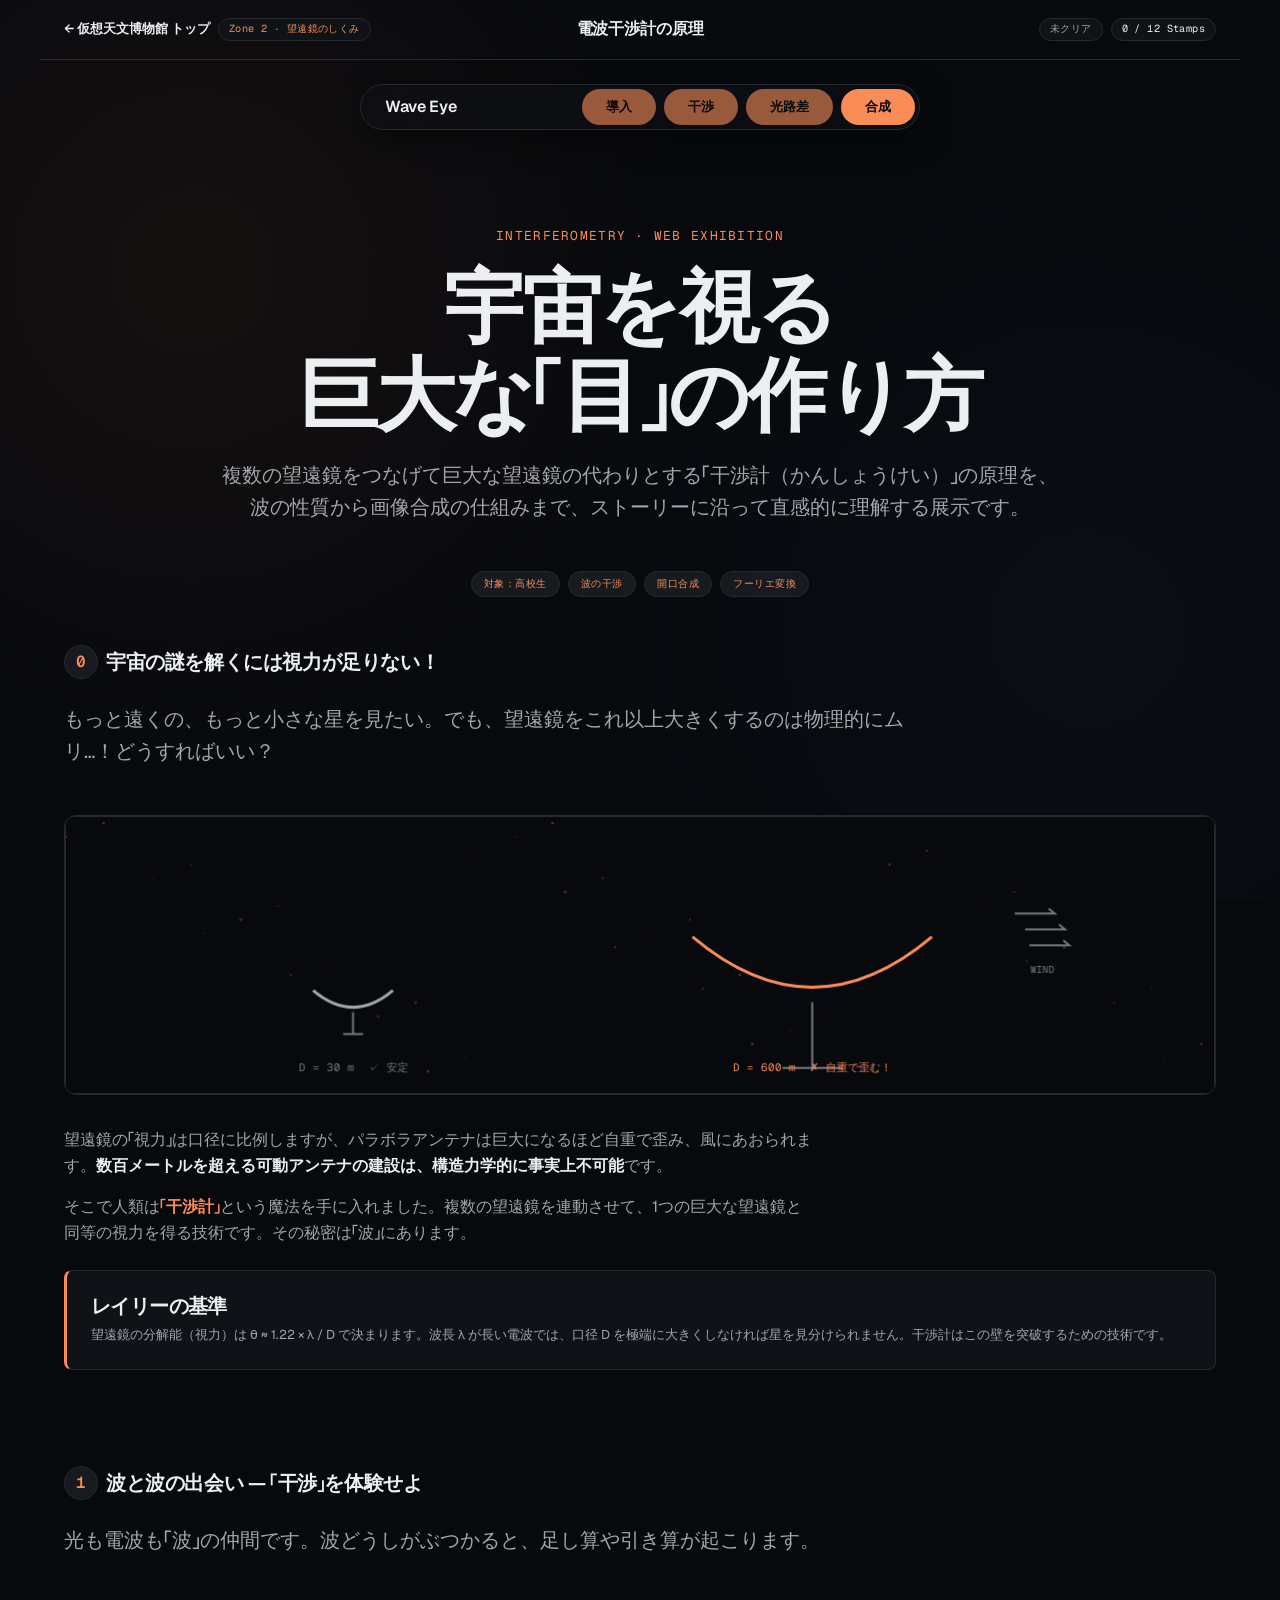
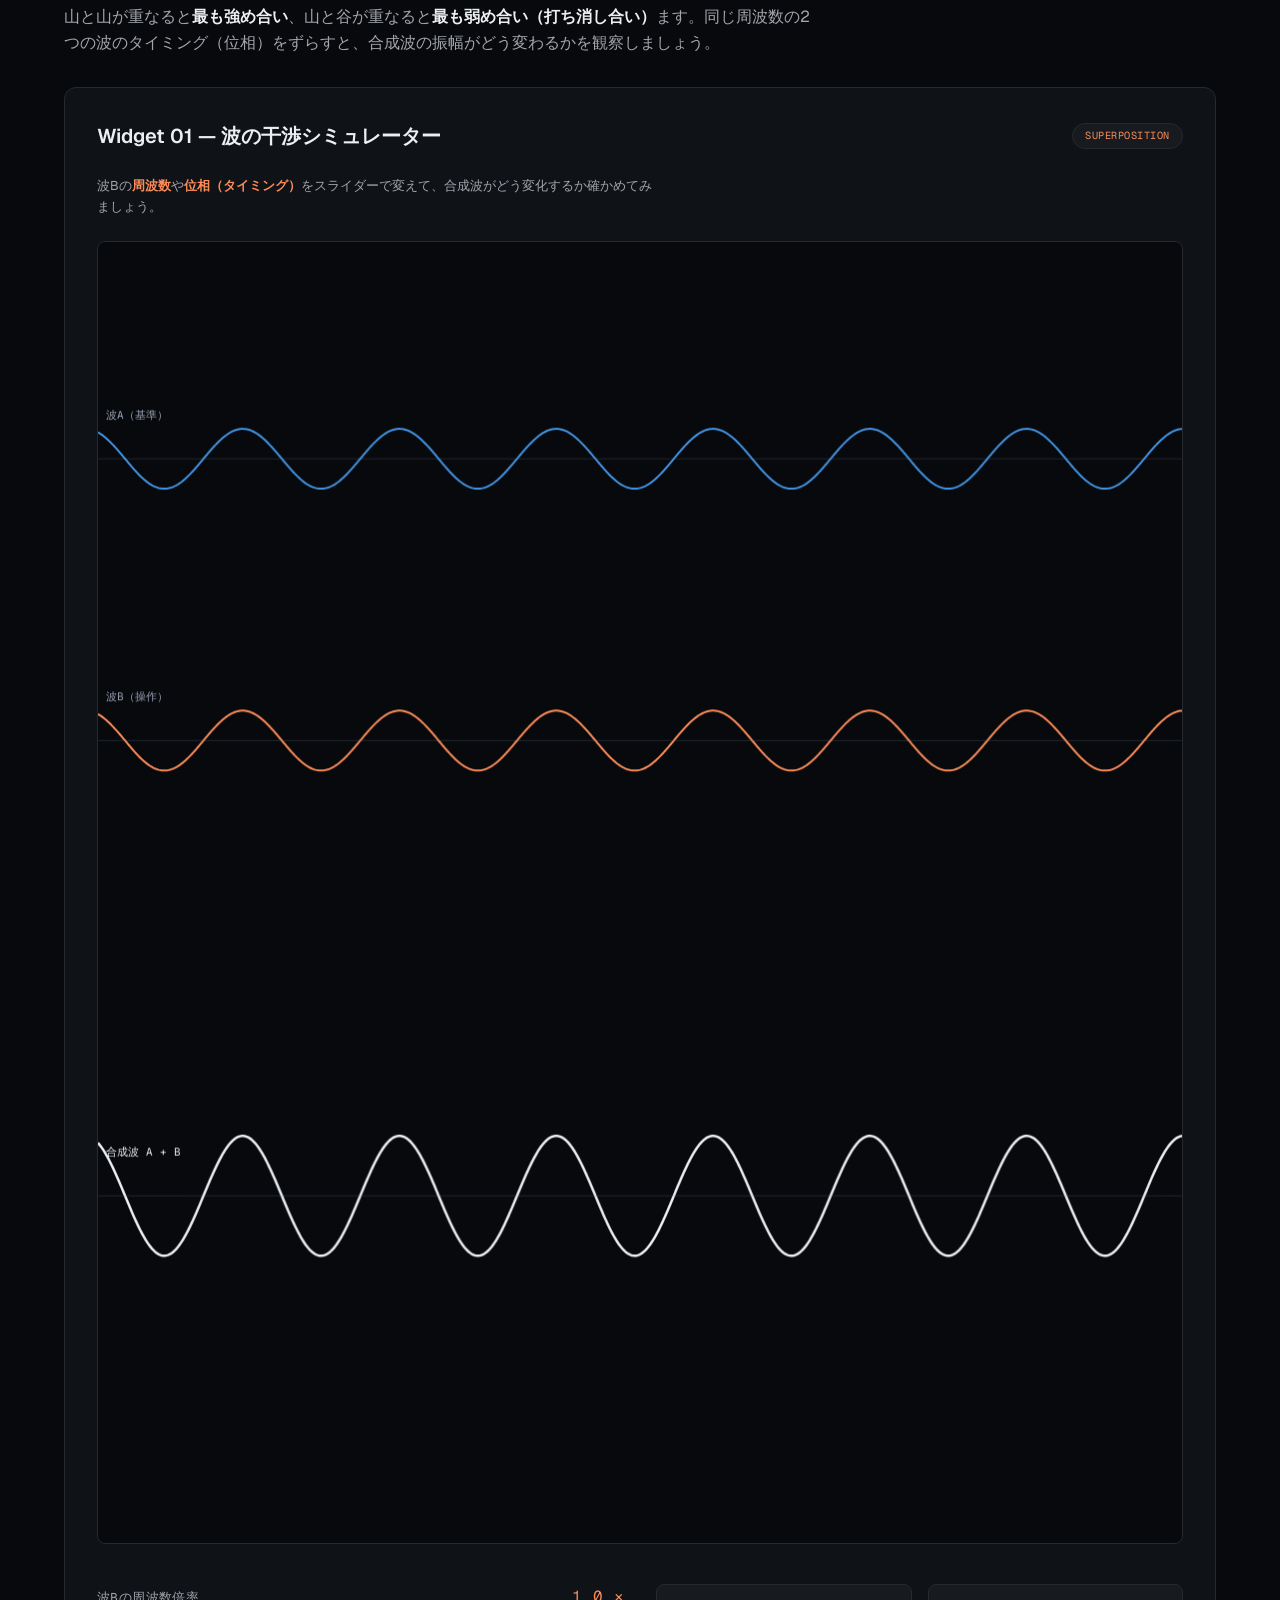
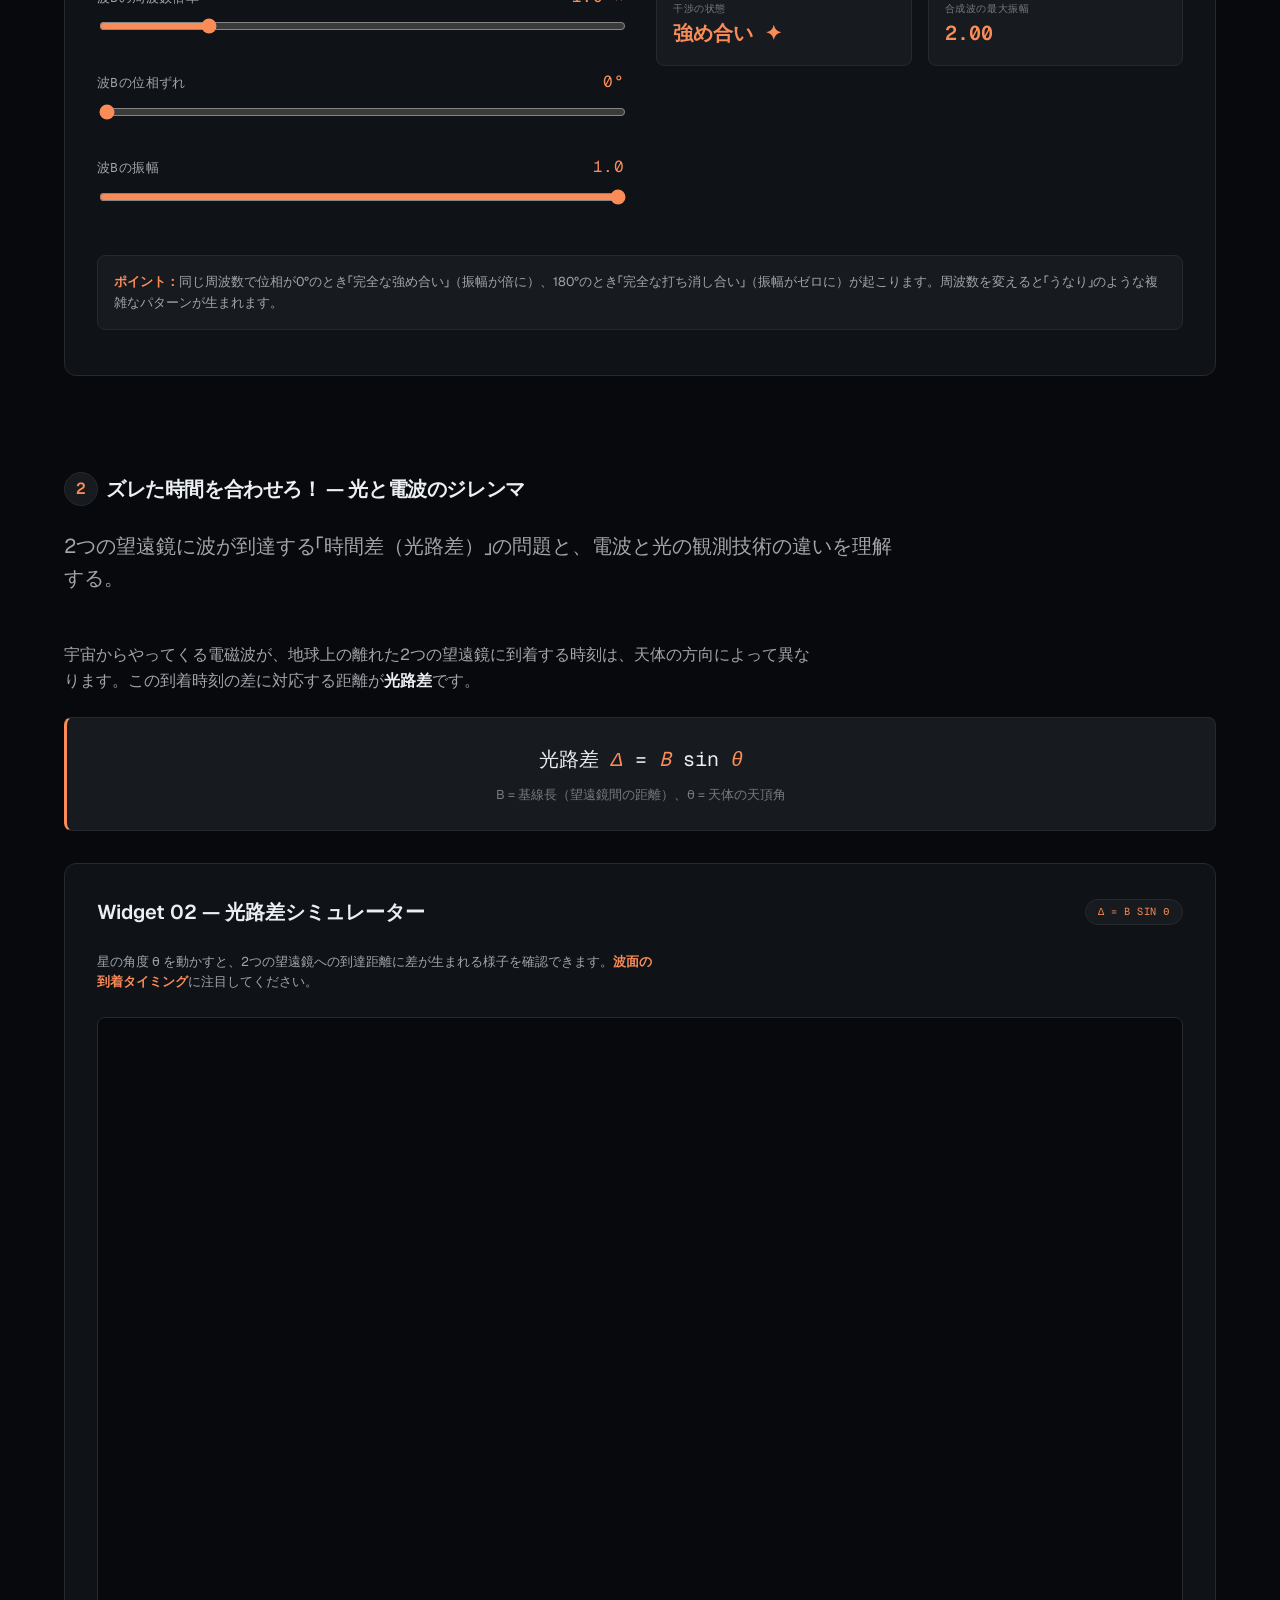
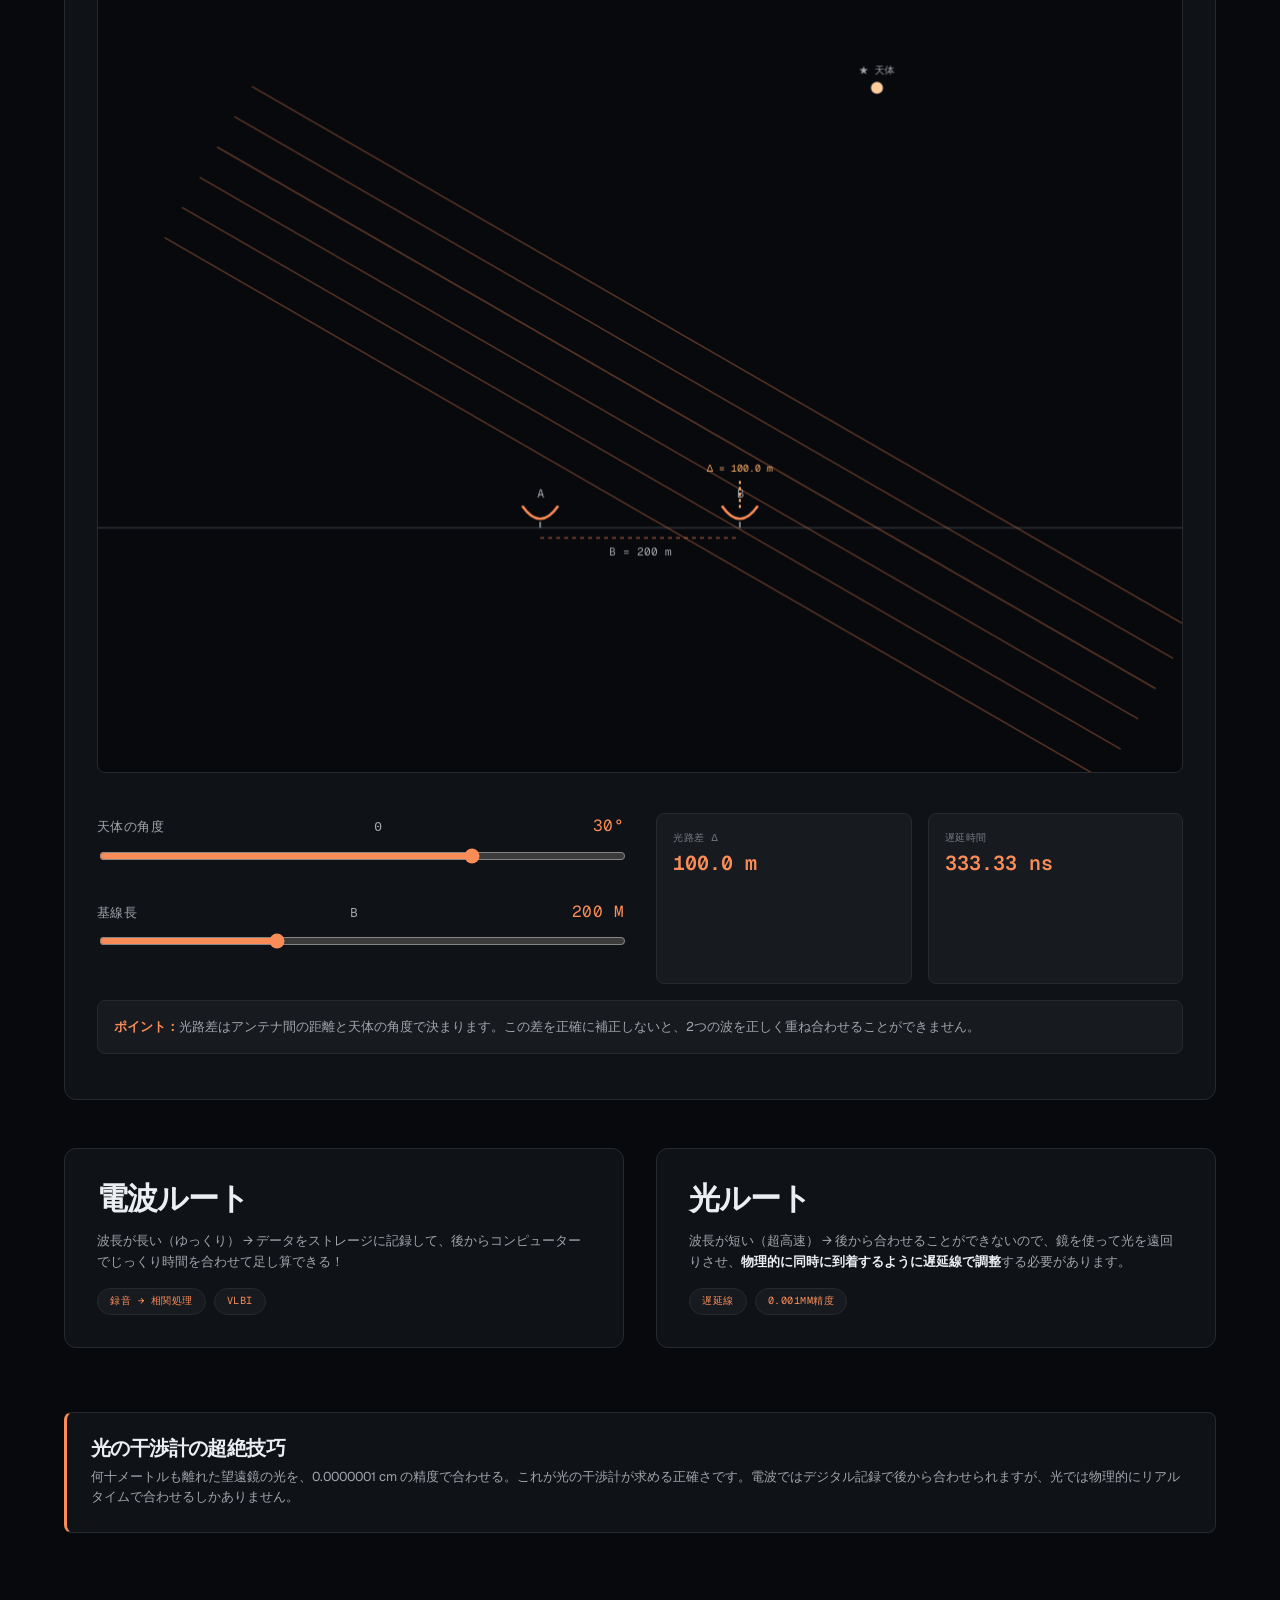
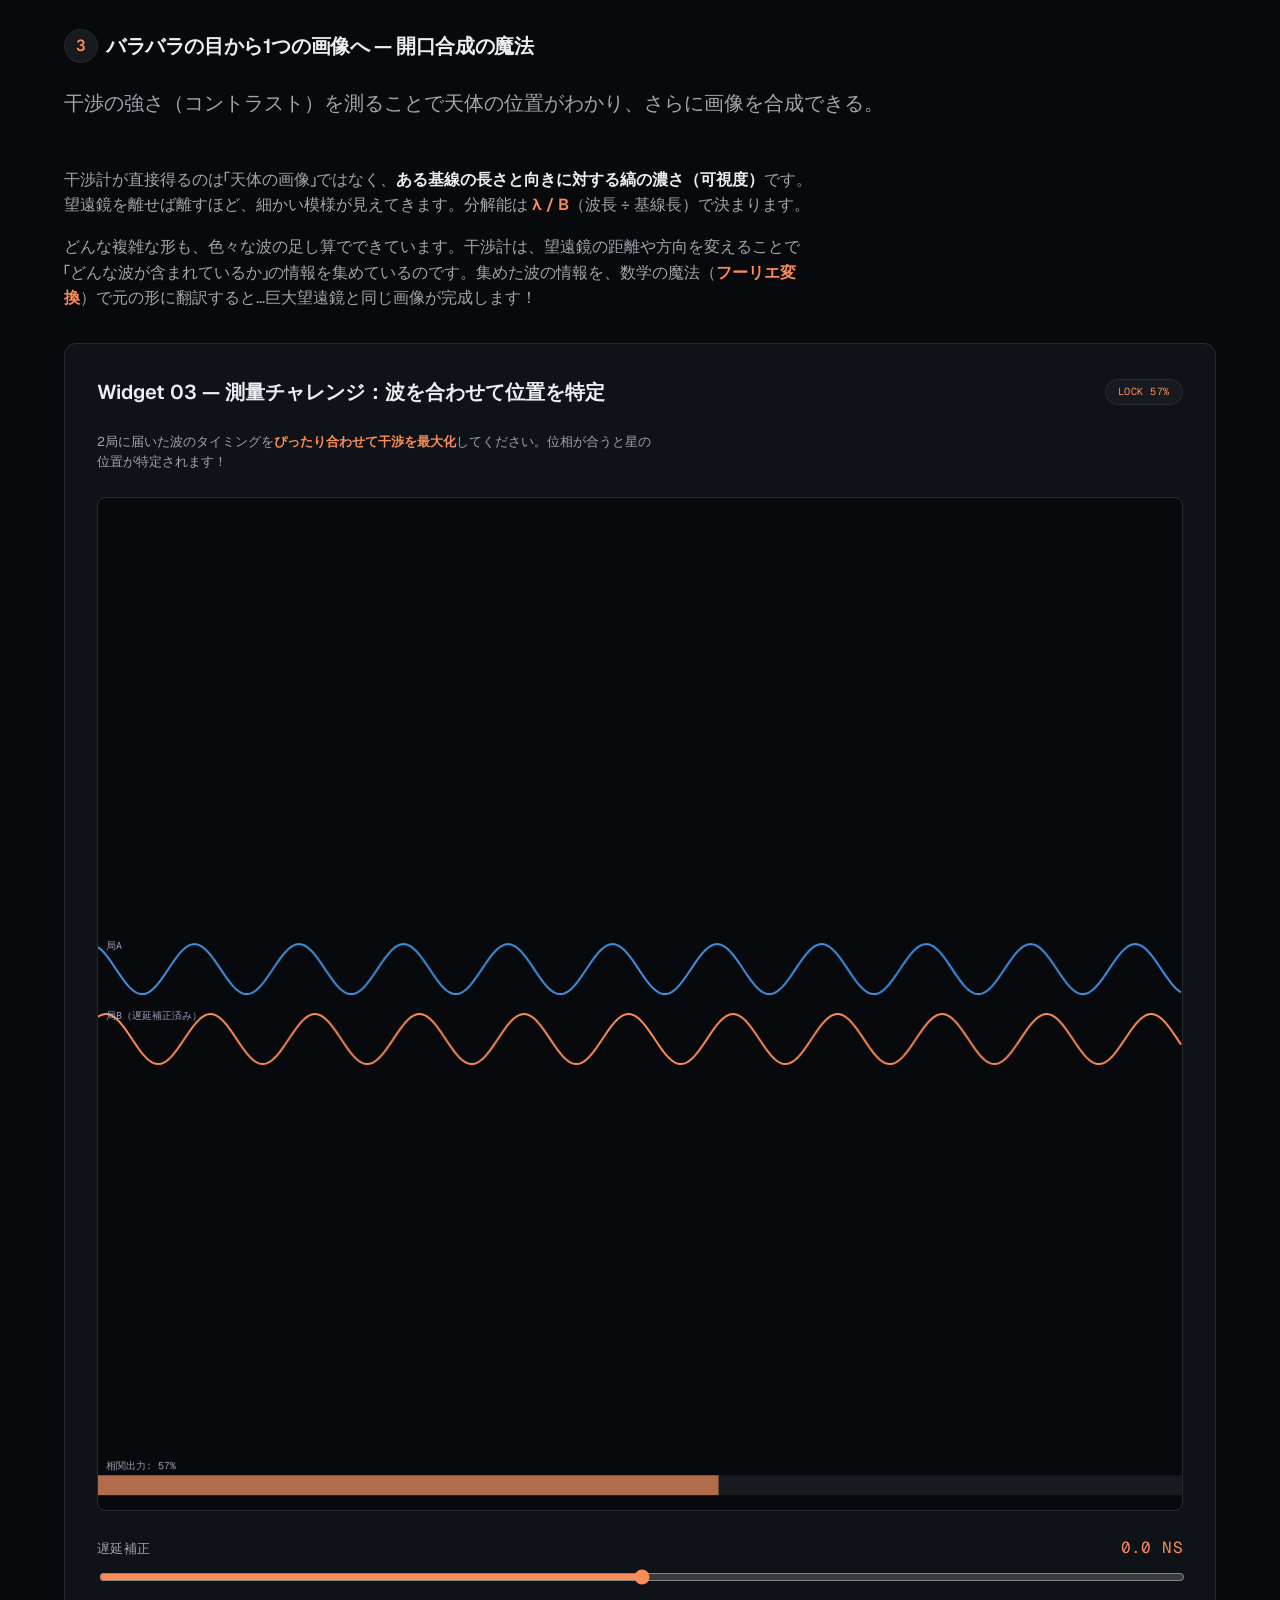
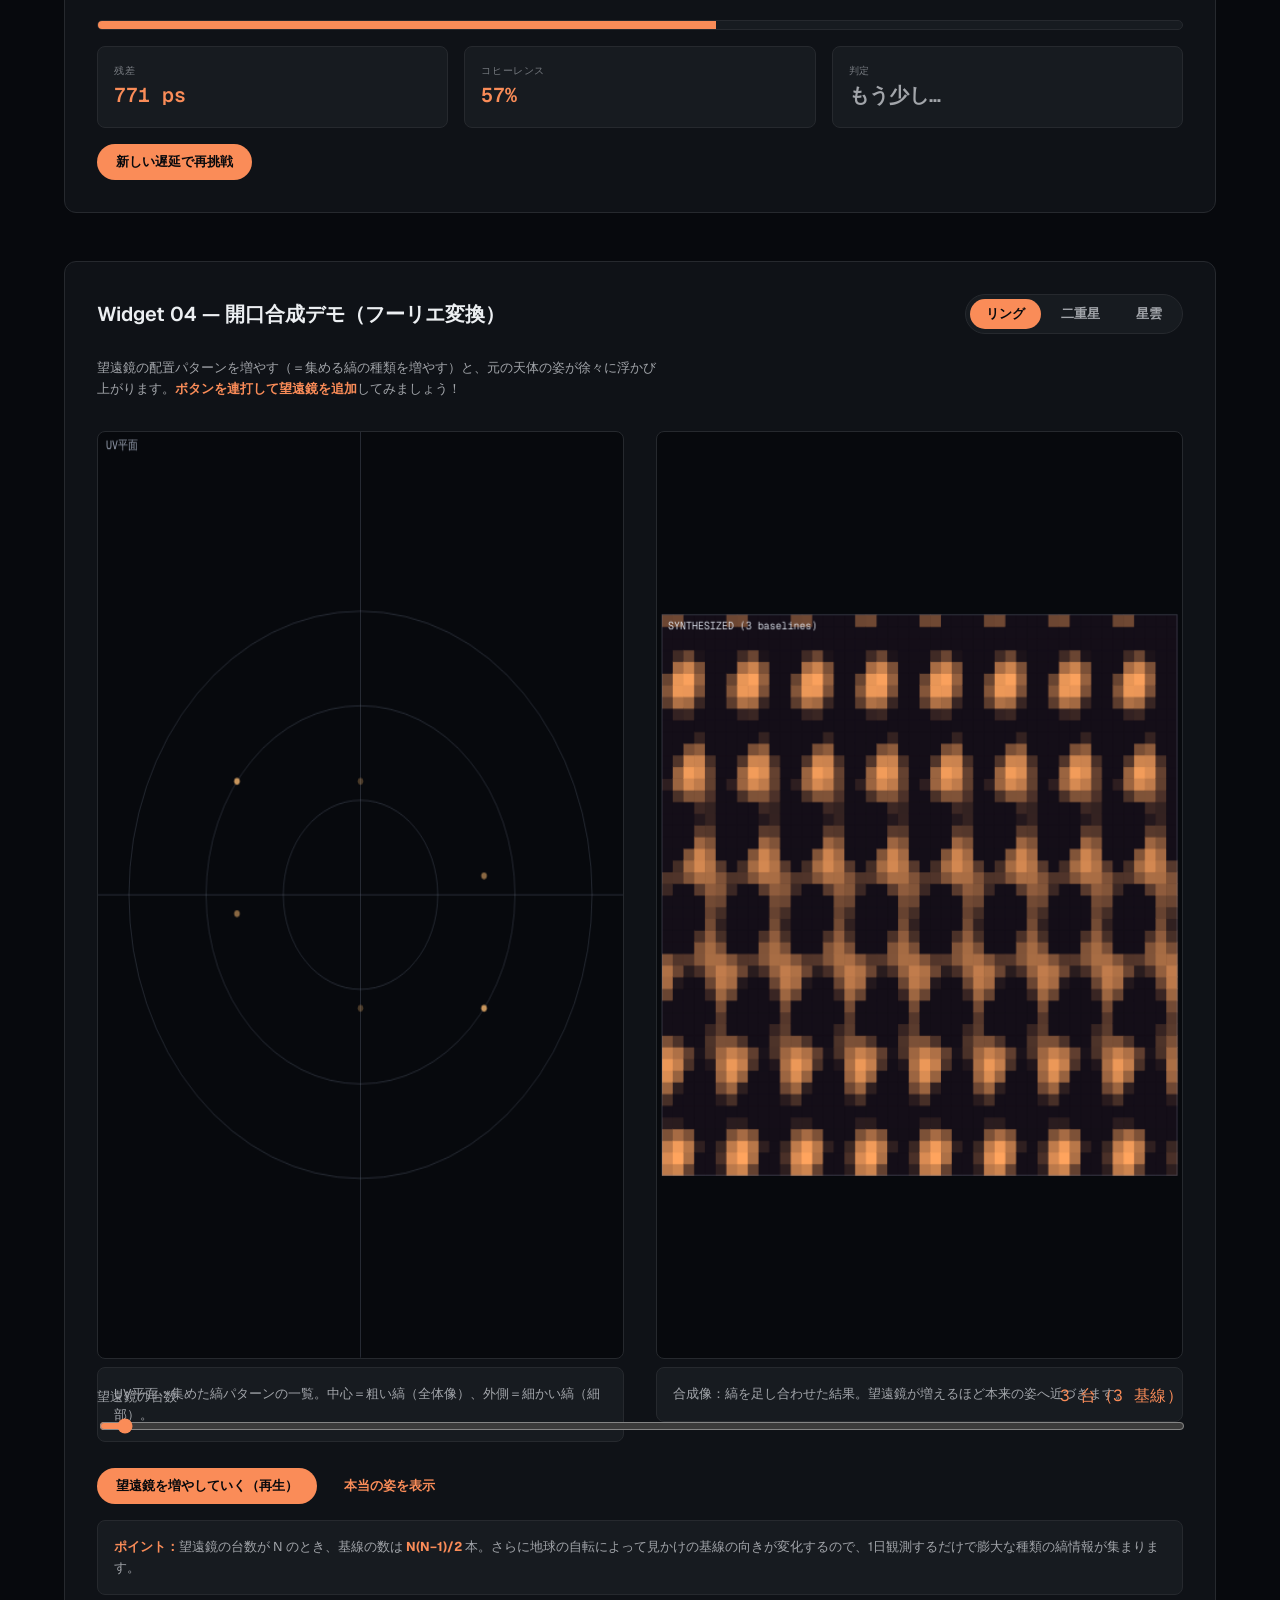
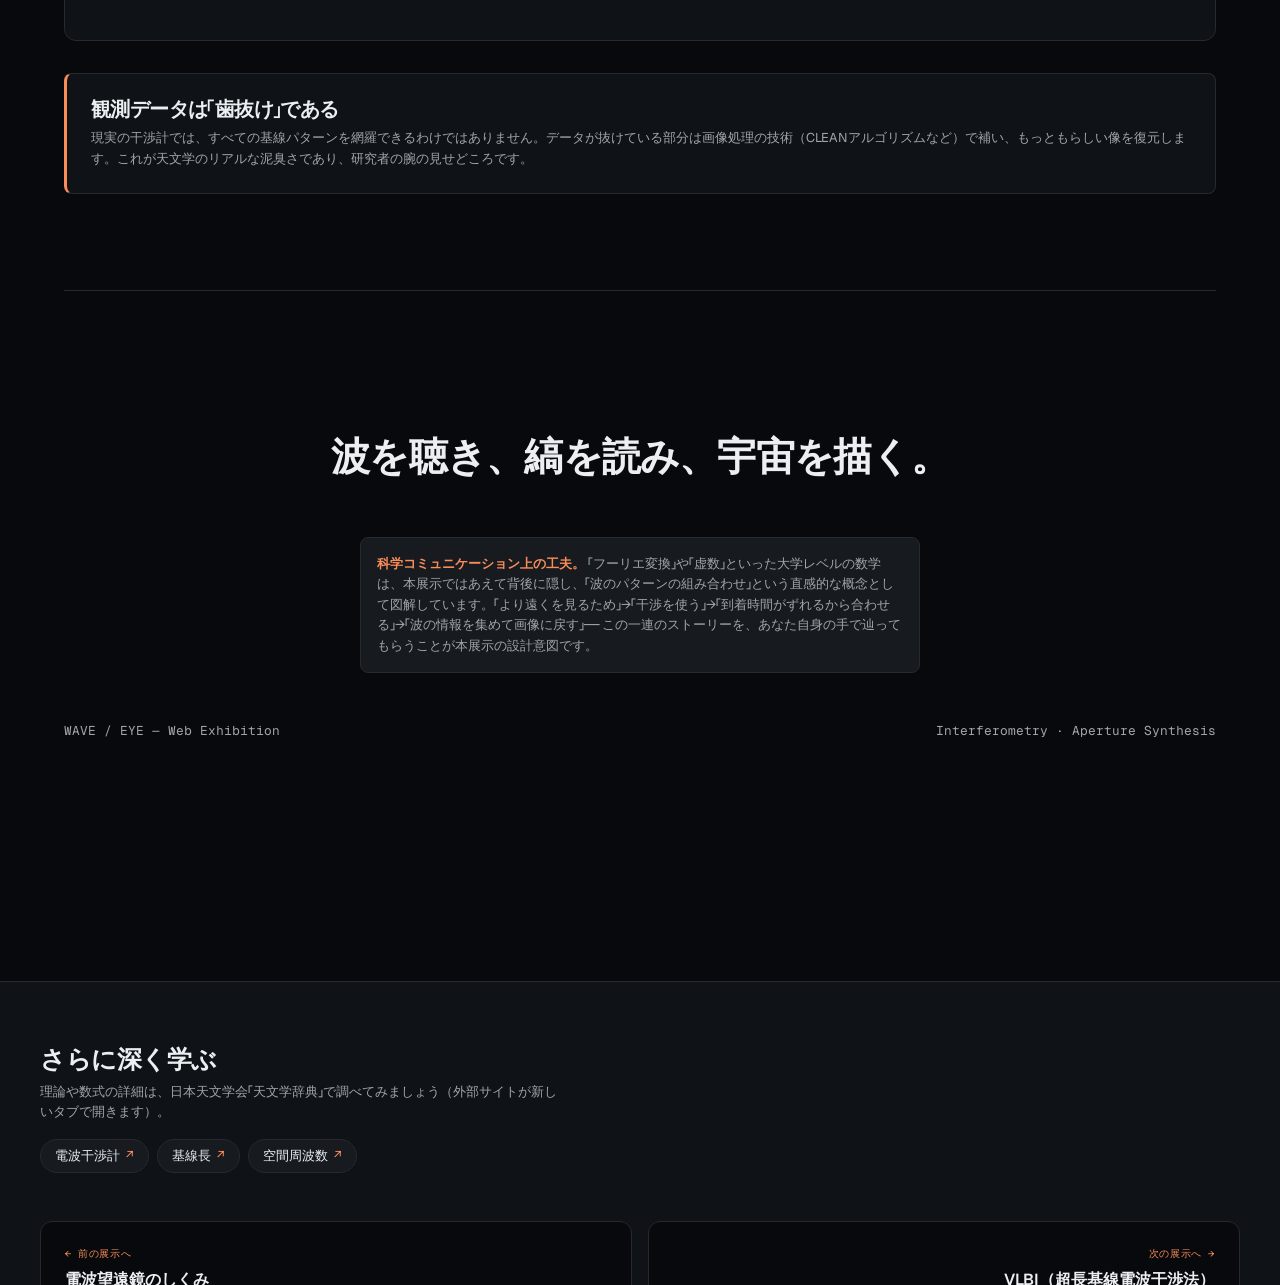
<file: interferometry.html>
<!doctype html>
<html lang="ja">
  <head>
    <meta charset="UTF-8" />
    <meta name="viewport" content="width=device-width, initial-scale=1.0" />
    <title>宇宙を視る巨大な「目」の作り方 — 干渉計の魔法</title>
    <link rel="stylesheet" href="style.css" />
    <script src="common-ui.js" defer></script>
    <style>
      /* ===== 本展示ページ固有スタイル ===== */
      .formula {
        font-family: var(--font-outlier);
        font-size: var(--text-md);
        text-align: center;
        background: var(--color-paper-3);
        border: 1px solid var(--color-rule);
        border-left: 3px solid var(--color-accent);
        border-radius: 8px;
        padding: var(--space-lg);
        margin: var(--space-lg) 0;
        color: var(--color-ink);
        overflow-x: auto;
      }
      .formula .var {
        color: var(--color-accent);
        font-style: italic;
      }
      .formula .note {
        display: block;
        font-family: var(--font-body);
        font-size: var(--text-sm);
        color: var(--color-neutral);
        margin-top: var(--space-sm);
        letter-spacing: 0;
      }
      .frac {
        display: inline-flex;
        flex-direction: column;
        vertical-align: middle;
        text-align: center;
        margin: 0 0.35em;
      }
      .frac .num {
        border-bottom: 1px solid var(--color-muted);
        padding: 0 0.3em;
      }
      .frac .den {
        padding: 0 0.3em;
      }

      .chapter {
        margin-bottom: var(--space-4xl);
        scroll-margin-top: 100px;
      }
      .prose {
        max-width: 68ch;
        color: var(--color-muted);
      }
      .prose p {
        margin: 0 0 var(--space-md);
      }
      .prose strong {
        color: var(--color-ink);
      }
      .prose em {
        color: var(--color-accent);
        font-style: normal;
        font-weight: 600;
      }

      .widget {
        background: var(--color-paper-2);
        border: 1px solid var(--color-rule);
        border-radius: 12px;
        padding: var(--space-xl);
        margin-top: var(--space-xl);
      }
      .widget__head {
        display: flex;
        flex-wrap: wrap;
        align-items: center;
        justify-content: space-between;
        gap: var(--space-sm);
        margin-bottom: var(--space-lg);
      }
      .widget__title {
        font-size: var(--text-md);
        font-weight: 600;
      }
      .widget__q {
        font-size: var(--text-sm);
        color: var(--color-muted);
        margin: 0 0 var(--space-lg);
        max-width: 70ch;
      }
      .widget__q b {
        color: var(--color-accent);
      }

      .ctrl {
        margin-bottom: var(--space-lg);
      }
      .ctrl label {
        display: flex;
        justify-content: space-between;
        align-items: baseline;
        font-size: var(--text-sm);
        color: var(--color-muted);
        margin-bottom: var(--space-xs);
      }
      .ctrl output {
        font-family: var(--font-outlier);
        color: var(--color-accent);
        font-size: var(--text-base);
      }
      input[type="range"] {
        width: 100%;
        height: 22px;
        background: transparent;
        cursor: pointer;
      }

      .grid-2 {
        display: grid;
        grid-template-columns: repeat(auto-fit, minmax(300px, 1fr));
        gap: var(--space-xl);
        margin-top: var(--space-xl);
      }

      .readout {
        display: grid;
        grid-template-columns: repeat(auto-fit, minmax(150px, 1fr));
        gap: var(--space-md);
        margin-top: var(--space-md);
      }
      .readout__item {
        background: var(--color-paper-3);
        border: 1px solid var(--color-rule);
        border-radius: 8px;
        padding: var(--space-md);
      }
      .readout__k {
        font-family: var(--font-outlier);
        font-size: var(--text-xs);
        text-transform: uppercase;
        letter-spacing: 0.06em;
        color: var(--color-neutral);
      }
      .readout__v {
        font-family: var(--font-outlier);
        font-size: var(--text-md);
        color: var(--color-accent);
        font-weight: 600;
      }

      .stack {
        display: flex;
        flex-wrap: wrap;
        gap: var(--space-sm);
        margin-top: var(--space-md);
      }

      canvas.wg {
        width: 100%;
        display: block;
        background: var(--color-paper);
        border: 1px solid var(--color-rule);
        border-radius: 8px;
      }

      .callout {
        border: 1px solid var(--color-rule);
        border-left: 3px solid var(--color-accent);
        background: var(--color-paper-2);
        border-radius: 8px;
        padding: var(--space-lg);
        margin-top: var(--space-lg);
      }
      .callout h3 {
        font-family: var(--font-display);
        font-size: var(--text-md);
        margin: 0 0 var(--space-sm);
        color: var(--color-ink);
      }
      .callout p {
        margin: 0;
        font-size: var(--text-sm);
        color: var(--color-muted);
      }

      .meter {
        height: 10px;
        background: var(--color-paper-3);
        border: 1px solid var(--color-rule);
        border-radius: 9999px;
        overflow: hidden;
        margin-top: var(--space-sm);
      }
      .meter__fill {
        height: 100%;
        width: 0%;
        background: var(--color-accent);
        transition: width 0.15s ease;
      }

      .seg {
        display: inline-flex;
        gap: 4px;
        background: var(--color-paper-3);
        border: 1px solid var(--color-rule);
        border-radius: 9999px;
        padding: 4px;
        flex-wrap: wrap;
      }
      .seg button {
        background: transparent;
        border: none;
        color: var(--color-muted);
        cursor: pointer;
        font-family: var(--font-body);
        font-size: var(--text-sm);
        font-weight: 600;
        padding: 6px 16px;
        border-radius: 9999px;
        transition: all 0.2s ease;
      }
      .seg button[aria-pressed="true"] {
        background: var(--color-accent);
        color: var(--color-paper);
      }

      .prologue-visual {
        position: relative;
        height: 280px;
        background: var(--color-paper-2);
        border: 1px solid var(--color-rule);
        border-radius: 12px;
        overflow: hidden;
        margin: var(--space-xl) 0;
      }

      @media (max-width: 768px) {
        .grid-2 {
          grid-template-columns: 1fr;
        }
      }
    </style>
  </head>
  <body data-app-id="interferometry">
    <!-- ============ N5 Floating Pill Nav ============ -->
    <nav class="nav-pill" aria-label="主要ナビゲーション">
      <span class="nav-pill__wordmark">Wave&nbsp;Eye</span>
      <div class="nav-pill__actions">
        <a class="nav-pill__btn" href="#prologue">導入</a>
        <a class="nav-pill__btn" href="#zone1">干渉</a>
        <a class="nav-pill__btn" href="#zone2">光路差</a>
        <a class="nav-pill__btn" href="#zone3">合成</a>
      </div>
    </nav>

    <main class="page-container">
      <!-- ============ Header ============ -->
      <header class="portfolio-header">
        <p class="portfolio-header__tagline">Interferometry &middot; Web Exhibition</p>
        <h1 class="portfolio-header__title">宇宙を視る<br />巨大な「目」の作り方</h1>
        <p class="section-lead" style="margin-left: auto; margin-right: auto">複数の望遠鏡をつなげて巨大な望遠鏡の代わりとする「干渉計（かんしょうけい）」の原理を、波の性質から画像合成の仕組みまで、ストーリーに沿って直感的に理解する展示です。</p>
        <div class="stack" style="justify-content: center">
          <span class="chip">対象：高校生</span>
          <span class="chip">波の干渉</span>
          <span class="chip">開口合成</span>
          <span class="chip">フーリエ変換</span>
        </div>
      </header>

      <!-- ============ プロローグ ============ -->
      <section class="chapter" id="prologue">
        <h2 class="section-title"><span class="section-num">0</span>宇宙の謎を解くには視力が足りない！</h2>
        <p class="section-lead">もっと遠くの、もっと小さな星を見たい。でも、望遠鏡をこれ以上大きくするのは物理的にムリ…！どうすればいい？</p>

        <div class="prologue-visual">
          <canvas id="prologueCv" class="wg" height="280"></canvas>
        </div>

        <div class="prose">
          <p>望遠鏡の「視力」は口径に比例しますが、パラボラアンテナは巨大になるほど自重で歪み、風にあおられます。<strong>数百メートルを超える可動アンテナの建設は、構造力学的に事実上不可能</strong>です。</p>
          <p>そこで人類は<em>「干渉計」</em>という魔法を手に入れました。複数の望遠鏡を連動させて、1つの巨大な望遠鏡と同等の視力を得る技術です。その秘密は「波」にあります。</p>
        </div>

        <div class="callout">
          <h3>レイリーの基準</h3>
          <p>望遠鏡の分解能（視力）は θ ≈ 1.22 × λ / D で決まります。波長 λ が長い電波では、口径 D を極端に大きくしなければ星を見分けられません。干渉計はこの壁を突破するための技術です。</p>
        </div>
      </section>

      <!-- ============ Zone 1 ============ -->
      <section class="chapter" id="zone1">
        <h2 class="section-title"><span class="section-num">1</span>波と波の出会い — 「干渉」を体験せよ</h2>
        <p class="section-lead">光も電波も「波」の仲間です。波どうしがぶつかると、足し算や引き算が起こります。</p>

        <div class="prose">
          <p>山と山が重なると<strong>最も強め合い</strong>、山と谷が重なると<strong>最も弱め合い（打ち消し合い）</strong>ます。同じ周波数の2つの波のタイミング（位相）をずらすと、合成波の振幅がどう変わるかを観察しましょう。</p>
        </div>

        <div class="widget">
          <div class="widget__head">
            <span class="widget__title">Widget 01 — 波の干渉シミュレーター</span>
            <span class="stat-chip">superposition</span>
          </div>
          <p class="widget__q">波Bの<b>周波数</b>や<b>位相（タイミング）</b>をスライダーで変えて、合成波がどう変化するか確かめてみましょう。</p>

          <canvas id="waveCv" class="wg" height="360"></canvas>

          <div class="grid-2" style="margin-top: var(--space-lg)">
            <div>
              <div class="ctrl">
                <label for="freqB">波Bの周波数倍率<output id="freqBout">1.0 ×</output></label>
                <input type="range" id="freqB" min="50" max="300" value="100" />
              </div>
              <div class="ctrl">
                <label for="phaseB">波Bの位相ずれ<output id="phaseBout">0°</output></label>
                <input type="range" id="phaseB" min="0" max="360" value="0" />
              </div>
              <div class="ctrl">
                <label for="ampB">波Bの振幅<output id="ampBout">1.0</output></label>
                <input type="range" id="ampB" min="0" max="100" value="100" />
              </div>
            </div>
            <div>
              <div class="readout">
                <div class="readout__item">
                  <div class="readout__k">干渉の状態</div>
                  <div class="readout__v" id="intState">—</div>
                </div>
                <div class="readout__item">
                  <div class="readout__k">合成波の最大振幅</div>
                  <div class="readout__v" id="intAmp">—</div>
                </div>
              </div>
            </div>
          </div>

          <p class="hint"><b>ポイント：</b>同じ周波数で位相が0°のとき「完全な強め合い」（振幅が倍に）、180°のとき「完全な打ち消し合い」（振幅がゼロに）が起こります。周波数を変えると「うなり」のような複雑なパターンが生まれます。</p>
        </div>
      </section>

      <!-- ============ Zone 2 ============ -->
      <section class="chapter" id="zone2">
        <h2 class="section-title"><span class="section-num">2</span>ズレた時間を合わせろ！ — 光と電波のジレンマ</h2>
        <p class="section-lead">2つの望遠鏡に波が到達する「時間差（光路差）」の問題と、電波と光の観測技術の違いを理解する。</p>

        <div class="prose">
          <p>宇宙からやってくる電磁波が、地球上の離れた2つの望遠鏡に到着する時刻は、天体の方向によって異なります。この到着時刻の差に対応する距離が<strong>光路差</strong>です。</p>
        </div>

        <div class="formula" role="math">
          光路差 <span class="var">Δ</span> = <span class="var">B</span> sin <span class="var">θ</span>
          <span class="note">B = 基線長（望遠鏡間の距離）、θ = 天体の天頂角</span>
        </div>

        <div class="widget">
          <div class="widget__head">
            <span class="widget__title">Widget 02 — 光路差シミュレーター</span>
            <span class="stat-chip">Δ = B sin θ</span>
          </div>
          <p class="widget__q">星の角度 θ を動かすと、2つの望遠鏡への到達距離に差が生まれる様子を確認できます。<b>波面の到着タイミング</b>に注目してください。</p>

          <canvas id="pathCv" class="wg" height="380"></canvas>

          <div class="grid-2" style="margin-top: var(--space-lg)">
            <div>
              <div class="ctrl">
                <label for="theta2">天体の角度 <span class="var">θ</span><output id="theta2out">30°</output></label>
                <input type="range" id="theta2" min="-70" max="70" value="30" />
              </div>
              <div class="ctrl">
                <label for="base2">基線長 <span class="var">B</span><output id="base2out">200 m</output></label>
                <input type="range" id="base2" min="50" max="500" value="200" />
              </div>
            </div>
            <div class="readout">
              <div class="readout__item">
                <div class="readout__k">光路差 Δ</div>
                <div class="readout__v" id="pd2">—</div>
              </div>
              <div class="readout__item">
                <div class="readout__k">遅延時間</div>
                <div class="readout__v" id="delay2">—</div>
              </div>
            </div>
          </div>

          <p class="hint"><b>ポイント：</b>光路差はアンテナ間の距離と天体の角度で決まります。この差を正確に補正しないと、2つの波を正しく重ね合わせることができません。</p>
        </div>

        <div class="grid-2" style="margin-top: var(--space-2xl)">
          <div class="card">
            <h2>電波ルート</h2>
            <p style="color: var(--color-muted); font-size: var(--text-sm)">波長が長い（ゆっくり） → データをストレージに記録して、後からコンピューターでじっくり時間を合わせて足し算できる！</p>
            <div class="stack">
              <span class="chip">録音 → 相関処理</span>
              <span class="chip">VLBI</span>
            </div>
          </div>
          <div class="card">
            <h2>光ルート</h2>
            <p style="color: var(--color-muted); font-size: var(--text-sm)">波長が短い（超高速） → 後から合わせることができないので、鏡を使って光を遠回りさせ、<strong style="color: var(--color-ink)">物理的に同時に到着するように遅延線で調整</strong>する必要があります。</p>
            <div class="stack">
              <span class="chip">遅延線</span>
              <span class="chip">0.001μm精度</span>
            </div>
          </div>
        </div>

        <div class="callout" style="margin-top: var(--space-xl)">
          <h3>光の干渉計の超絶技巧</h3>
          <p>何十メートルも離れた望遠鏡の光を、0.0000001 cm の精度で合わせる。これが光の干渉計が求める正確さです。電波ではデジタル記録で後から合わせられますが、光では物理的にリアルタイムで合わせるしかありません。</p>
        </div>
      </section>

      <!-- ============ Zone 3 ============ -->
      <section class="chapter" id="zone3">
        <h2 class="section-title"><span class="section-num">3</span>バラバラの目から1つの画像へ — 開口合成の魔法</h2>
        <p class="section-lead">干渉の強さ（コントラスト）を測ることで天体の位置がわかり、さらに画像を合成できる。</p>

        <div class="prose">
          <p>干渉計が直接得るのは「天体の画像」ではなく、<strong>ある基線の長さと向きに対する縞の濃さ（可視度）</strong>です。望遠鏡を離せば離すほど、細かい模様が見えてきます。分解能は <em>λ / B</em>（波長 ÷ 基線長）で決まります。</p>
          <p>どんな複雑な形も、色々な波の足し算でできています。干渉計は、望遠鏡の距離や方向を変えることで「どんな波が含まれているか」の情報を集めているのです。集めた波の情報を、数学の魔法（<em>フーリエ変換</em>）で元の形に翻訳すると…巨大望遠鏡と同じ画像が完成します！</p>
        </div>

        <!-- Widget: 測量チャレンジ -->
        <div class="widget">
          <div class="widget__head">
            <span class="widget__title">Widget 03 — 測量チャレンジ：波を合わせて位置を特定</span>
            <span class="stat-chip" id="lockStat">LOCK 0%</span>
          </div>
          <p class="widget__q">2局に届いた波のタイミングを<b>ぴったり合わせて干渉を最大化</b>してください。位相が合うと星の位置が特定されます！</p>

          <canvas id="lockCv" class="wg" height="280"></canvas>

          <div class="ctrl" style="margin-top: var(--space-lg)">
            <label for="lockSlider">遅延補正<output id="lockOut">0.0 ps</output></label>
            <input type="range" id="lockSlider" min="-2000" max="2000" value="0" />
          </div>
          <div class="meter"><div class="meter__fill" id="lockMeter"></div></div>

          <div class="readout" style="margin-top: var(--space-md)">
            <div class="readout__item">
              <div class="readout__k">残差</div>
              <div class="readout__v" id="lockResid">—</div>
            </div>
            <div class="readout__item">
              <div class="readout__k">コヒーレンス</div>
              <div class="readout__v" id="lockCoh">—</div>
            </div>
            <div class="readout__item">
              <div class="readout__k">判定</div>
              <div class="readout__v" id="lockVerdict">—</div>
            </div>
          </div>
          <div class="stack">
            <button class="btn btn-primary" id="lockRetry" type="button">新しい遅延で再挑戦</button>
          </div>
        </div>

        <!-- Widget: 開口合成 -->
        <div class="widget" style="margin-top: var(--space-2xl)">
          <div class="widget__head">
            <span class="widget__title">Widget 04 — 開口合成デモ（フーリエ変換）</span>
            <div class="seg" role="group" aria-label="天体の形">
              <button type="button" data-shape="ring" aria-pressed="true">リング</button>
              <button type="button" data-shape="double" aria-pressed="false">二重星</button>
              <button type="button" data-shape="nebula" aria-pressed="false">星雲</button>
            </div>
          </div>
          <p class="widget__q">望遠鏡の配置パターンを増やす（＝集める縞の種類を増やす）と、元の天体の姿が徐々に浮かび上がります。<b>ボタンを連打して望遠鏡を追加</b>してみましょう！</p>

          <div class="grid-2">
            <div>
              <canvas id="synthUv" class="wg" height="280"></canvas>
              <p class="hint" style="margin-top: var(--space-sm)">UV平面：集めた縞パターンの一覧。中心＝粗い縞（全体像）、外側＝細かい縞（細部）。</p>
            </div>
            <div>
              <canvas id="synthImg" class="wg" height="280"></canvas>
              <p class="hint" style="margin-top: var(--space-sm)">合成像：縞を足し合わせた結果。望遠鏡が増えるほど本来の姿へ近づきます。</p>
            </div>
          </div>

          <div class="ctrl" style="margin-top: var(--space-lg)">
            <label for="synthN">望遠鏡の台数<output id="synthNout">3 台</output></label>
            <input type="range" id="synthN" min="2" max="60" value="3" />
          </div>
          <div class="stack">
            <button class="btn btn-primary" id="synthAdd" type="button">望遠鏡を増やしていく（再生）</button>
            <button class="btn btn-outline" id="synthTruth" type="button">本当の姿を表示</button>
          </div>

          <p class="hint"><b>ポイント：</b>望遠鏡の台数が N のとき、基線の数は <b>N(N−1)/2</b> 本。さらに地球の自転によって見かけの基線の向きが変化するので、1日観測するだけで膨大な種類の縞情報が集まります。</p>
        </div>

        <div class="callout" style="margin-top: var(--space-xl)">
          <h3>観測データは「歯抜け」である</h3>
          <p>現実の干渉計では、すべての基線パターンを網羅できるわけではありません。データが抜けている部分は画像処理の技術（CLEANアルゴリズムなど）で補い、もっともらしい像を復元します。これが天文学のリアルな泥臭さであり、研究者の腕の見せどころです。</p>
        </div>
      </section>

      <!-- ============ Ft5 Statement Footer ============ -->
      <footer class="footer-statement">
        <p class="footer-statement__text">波を聴き、縞を読み、宇宙を描く。</p>
        <div class="hint" style="text-align: left; max-width: 70ch; margin: 0 auto var(--space-2xl) auto">
          <b>科学コミュニケーション上の工夫。</b>
          「フーリエ変換」や「虚数」といった大学レベルの数学は、本展示ではあえて背後に隠し、「波のパターンの組み合わせ」という直感的な概念として図解しています。「より遠くを見るため」→「干渉を使う」→「到着時間がずれるから合わせる」→「波の情報を集めて画像に戻す」── この一連のストーリーを、あなた自身の手で辿ってもらうことが本展示の設計意図です。
        </div>
        <div class="footer-statement__meta">
          <span>WAVE / EYE — Web Exhibition</span>
          <span>Interferometry · Aperture Synthesis</span>
        </div>
      </footer>
    </main>

    <script>
      const $ = (id) => document.getElementById(id);
      const ACC = "199,149,92"; // accent color RGB for canvas

      function fitCanvas(cv) {
        const r = cv.getBoundingClientRect();
        const dpr = window.devicePixelRatio || 1;
        const w = Math.round(r.width * dpr);
        const h = Math.round(r.height * dpr);
        if (cv.width !== w || cv.height !== h) {
          cv.width = w;
          cv.height = h;
        }
        const ctx = cv.getContext("2d");
        ctx.setTransform(dpr, 0, 0, dpr, 0, 0);
        return { ctx, w: r.width, h: r.height };
      }

      /* ==========================================================
         Prologue: パラボラアンテナが歪むアニメーション
         ========================================================== */
      (function initPrologue() {
        const cv = $("prologueCv");
        if (!cv) return;
        let t = 0;

        function draw() {
          const { ctx, w, h } = fitCanvas(cv);
          ctx.clearRect(0, 0, w, h);
          t += 0.02;

          // 背景の星
          ctx.fillStyle = "rgba(199,149,92,0.3)";
          for (let i = 0; i < 40; i++) {
            const sx = (i * 137.5) % w;
            const sy = (i * 97.3 + 20) % h;
            ctx.beginPath();
            ctx.arc(sx, sy, 1 + Math.sin(t + i) * 0.5, 0, Math.PI * 2);
            ctx.fill();
          }

          // 小さいアンテナ（安定）
          drawDish(ctx, w * 0.25, h * 0.7, 40, 0, "oklch(72% 0.008 260)");
          ctx.fillStyle = "oklch(58% 0.01 260)";
          ctx.font = '11px "Geist Mono", monospace';
          ctx.textAlign = "center";
          ctx.fillText("D = 30 m  ✓ 安定", w * 0.25, h * 0.92);

          // 巨大アンテナ（歪む）
          const sag = Math.sin(t * 1.2) * 8 + Math.sin(t * 3.7) * 3;
          drawDish(ctx, w * 0.65, h * 0.65, 120, sag, "oklch(75% 0.15 45)");
          ctx.fillStyle = "oklch(75% 0.15 45)";
          ctx.fillText("D = 600 m  ✗ 自重で歪む！", w * 0.65, h * 0.92);

          // 風の矢印
          const windX = w * 0.85;
          ctx.save();
          ctx.translate(windX, h * 0.35);
          ctx.strokeStyle = "oklch(58% 0.01 260)";
          ctx.lineWidth = 2;
          for (let i = 0; i < 3; i++) {
            const ox = Math.sin(t * 2 + i * 1.5) * 8;
            ctx.beginPath();
            ctx.moveTo(-20 + ox, i * 16);
            ctx.lineTo(20 + ox, i * 16);
            ctx.lineTo(14 + ox, i * 16 - 5);
            ctx.stroke();
          }
          ctx.fillStyle = "oklch(58% 0.01 260)";
          ctx.font = '10px "Geist Mono", monospace';
          ctx.textAlign = "center";
          ctx.fillText("WIND", 0, 60);
          ctx.restore();

          requestAnimationFrame(draw);
        }

        function drawDish(ctx, x, y, size, sag, color) {
          ctx.strokeStyle = color;
          ctx.lineWidth = 3;
          ctx.beginPath();
          ctx.moveTo(x - size, y - size * 0.5);
          ctx.quadraticCurveTo(x, y + size * 0.35 + sag, x + size, y - size * 0.5);
          ctx.stroke();
          // 支柱
          ctx.strokeStyle = "oklch(58% 0.01 260)";
          ctx.lineWidth = 2;
          ctx.beginPath();
          ctx.moveTo(x, y + size * 0.05 + sag * 0.3);
          ctx.lineTo(x, y + size * 0.6);
          ctx.stroke();
          // 台座
          ctx.beginPath();
          ctx.moveTo(x - size * 0.25, y + size * 0.6);
          ctx.lineTo(x + size * 0.25, y + size * 0.6);
          ctx.stroke();
        }

        draw();
      })();

      /* ==========================================================
         Widget 01: 波の干渉シミュレーター
         ========================================================== */
      (function initWave() {
        const cv = $("waveCv");
        if (!cv) return;
        const freqS = $("freqB"),
          phaseS = $("phaseB"),
          ampS = $("ampB");
        let t = 0;

        function draw() {
          t += 0.04;
          const { ctx, w, h } = fitCanvas(cv);
          ctx.clearRect(0, 0, w, h);

          const freqRatio = freqS.value / 100;
          const phaseDeg = +phaseS.value;
          const phaseRad = (phaseDeg * Math.PI) / 180;
          const ampRatio = ampS.value / 100;

          $("freqBout").textContent = freqRatio.toFixed(1) + " ×";
          $("phaseBout").textContent = phaseDeg + "°";
          $("ampBout").textContent = ampRatio.toFixed(1);

          const baseFreq = 0.04;
          const rowH = h / 3;

          // Helper: draw wave
          function drawWave(yBase, freq, phase, amp, color, label) {
            ctx.strokeStyle = color;
            ctx.lineWidth = 2;
            ctx.beginPath();
            for (let x = 0; x <= w; x++) {
              const y = yBase + amp * 30 * Math.sin(freq * x + t + phase);
              x === 0 ? ctx.moveTo(x, y) : ctx.lineTo(x, y);
            }
            ctx.stroke();
            // zero line
            ctx.strokeStyle = "rgba(120,130,150,0.25)";
            ctx.lineWidth = 1;
            ctx.beginPath();
            ctx.moveTo(0, yBase);
            ctx.lineTo(w, yBase);
            ctx.stroke();
            // label
            ctx.fillStyle = "rgba(190,200,220,0.8)";
            ctx.font = '11px "Geist Mono", monospace';
            ctx.textAlign = "left";
            ctx.fillText(label, 8, yBase - 40);
          }

          // Wave A
          drawWave(rowH * 0.5, baseFreq, 0, 1, "oklch(65% 0.14 250)", "波A（基準）");
          // Wave B
          drawWave(rowH * 1.15, baseFreq * freqRatio, phaseRad, ampRatio, "oklch(75% 0.15 45)", "波B（操作）");
          // Sum
          ctx.strokeStyle = "oklch(95% 0.005 260)";
          ctx.lineWidth = 2.5;
          ctx.beginPath();
          let maxAmp = 0;
          for (let x = 0; x <= w; x++) {
            const a = Math.sin(baseFreq * x + t);
            const b = ampRatio * Math.sin(baseFreq * freqRatio * x + t + phaseRad);
            const sum = a + b;
            maxAmp = Math.max(maxAmp, Math.abs(sum));
            const y = rowH * 2.2 + sum * 30;
            x === 0 ? ctx.moveTo(x, y) : ctx.lineTo(x, y);
          }
          ctx.stroke();
          ctx.strokeStyle = "rgba(120,130,150,0.25)";
          ctx.lineWidth = 1;
          ctx.beginPath();
          ctx.moveTo(0, rowH * 2.2);
          ctx.lineTo(w, rowH * 2.2);
          ctx.stroke();
          ctx.fillStyle = "oklch(95% 0.005 260)";
          ctx.font = '11px "Geist Mono", monospace';
          ctx.textAlign = "left";
          ctx.fillText("合成波 A + B", 8, rowH * 2.2 - 40);

          // State
          const sameFreq = Math.abs(freqRatio - 1.0) < 0.05;
          let state = "複合波";
          if (sameFreq) {
            if (phaseDeg < 20 || phaseDeg > 340) state = "強め合い ✦";
            else if (phaseDeg > 160 && phaseDeg < 200) state = "打ち消し合い";
            else state = "中間状態";
          }
          $("intState").textContent = state;
          $("intAmp").textContent = maxAmp.toFixed(2);

          requestAnimationFrame(draw);
        }
        draw();
      })();

      /* ==========================================================
         Widget 02: 光路差シミュレーター
         ========================================================== */
      (function initPath() {
        const cv = $("pathCv");
        if (!cv) return;
        const thetaS = $("theta2"),
          baseS = $("base2");
        let t = 0;

        function draw() {
          t += 0.03;
          const { ctx, w, h } = fitCanvas(cv);
          ctx.clearRect(0, 0, w, h);

          const theta = (+thetaS.value * Math.PI) / 180;
          const B = +baseS.value;
          const delta = B * Math.sin(theta);
          const delayNs = (Math.abs(delta) / 3e8) * 1e9;

          $("theta2out").textContent = thetaS.value + "°";
          $("base2out").textContent = B + " m";
          $("pd2").textContent = Math.abs(delta).toFixed(1) + " m";
          $("delay2").textContent = delayNs < 1 ? (delayNs * 1000).toFixed(1) + " ps" : delayNs.toFixed(2) + " ns";

          const groundY = h * 0.82;
          const cx = w / 2;
          const antSep = Math.min(w * 0.35, B * 0.5);

          // ground
          ctx.strokeStyle = "oklch(28% 0.01 260)";
          ctx.lineWidth = 2;
          ctx.beginPath();
          ctx.moveTo(0, groundY);
          ctx.lineTo(w, groundY);
          ctx.stroke();

          // antennas
          const ax = cx - antSep,
            bx = cx + antSep;
          drawAnt(ctx, ax, groundY, "A");
          drawAnt(ctx, bx, groundY, "B");

          // baseline
          ctx.strokeStyle = "oklch(75% 0.15 45 / 0.4)";
          ctx.setLineDash([4, 4]);
          ctx.beginPath();
          ctx.moveTo(ax, groundY + 10);
          ctx.lineTo(bx, groundY + 10);
          ctx.stroke();
          ctx.setLineDash([]);
          ctx.fillStyle = "oklch(72% 0.008 260)";
          ctx.font = '11px "Geist Mono", monospace';
          ctx.textAlign = "center";
          ctx.fillText("B = " + B + " m", cx, groundY + 28);

          // wavefronts from star direction
          const starAngle = -Math.PI / 2 + theta;
          const dx = Math.cos(starAngle),
            dy = Math.sin(starAngle);

          // star indicator
          const starDist = h * 0.35;
          const starX = cx + starDist * Math.sin(theta);
          const starY = groundY - starDist * Math.cos(Math.abs(theta)) - 30;
          ctx.fillStyle = "oklch(90% 0.10 55)";
          ctx.beginPath();
          ctx.arc(starX, Math.max(20, starY), 6, 0, Math.PI * 2);
          ctx.fill();
          ctx.fillStyle = "oklch(72% 0.008 260)";
          ctx.font = '10px "Geist Mono", monospace';
          ctx.fillText("★ 天体", starX, Math.max(20, starY) - 14);

          // wavefront lines
          ctx.strokeStyle = "oklch(75% 0.15 45 / 0.35)";
          ctx.lineWidth = 1.5;
          const perp = { x: -dy, y: dx };
          for (let i = 0; i < 8; i++) {
            const phase = (t * 80 + i * 35) % (h * 0.8);
            const originX = starX - dx * phase;
            const originY = Math.max(20, starY) - dy * phase;
            if (originY > groundY) continue;
            ctx.beginPath();
            ctx.moveTo(originX - perp.x * w * 0.5, originY - perp.y * w * 0.5);
            ctx.lineTo(originX + perp.x * w * 0.5, originY + perp.y * w * 0.5);
            ctx.stroke();
          }

          // path difference indicator
          if (Math.abs(delta) > 1) {
            const side = delta > 0 ? bx : ax;
            ctx.strokeStyle = "oklch(85% 0.16 50)";
            ctx.lineWidth = 2;
            ctx.setLineDash([3, 3]);
            const offset = Math.min(Math.abs(delta) * 0.3, 60);
            ctx.beginPath();
            ctx.moveTo(side, groundY - 20);
            ctx.lineTo(side, groundY - 20 - offset);
            ctx.stroke();
            ctx.setLineDash([]);
            ctx.fillStyle = "oklch(85% 0.16 50)";
            ctx.font = '10px "Geist Mono", monospace';
            ctx.fillText("Δ = " + Math.abs(delta).toFixed(1) + " m", side, groundY - 26 - offset);
          }

          requestAnimationFrame(draw);
        }

        function drawAnt(ctx, x, y, label) {
          ctx.strokeStyle = "oklch(75% 0.15 45)";
          ctx.lineWidth = 2.5;
          ctx.beginPath();
          ctx.moveTo(x - 18, y - 22);
          ctx.quadraticCurveTo(x, y + 4, x + 18, y - 22);
          ctx.stroke();
          ctx.strokeStyle = "oklch(58% 0.01 260)";
          ctx.lineWidth = 2;
          ctx.beginPath();
          ctx.moveTo(x, y - 6);
          ctx.lineTo(x, y);
          ctx.stroke();
          ctx.fillStyle = "oklch(72% 0.008 260)";
          ctx.font = '12px "Geist Mono", monospace';
          ctx.textAlign = "center";
          ctx.fillText(label, x, y - 30);
        }

        draw();
      })();

      /* ==========================================================
         Widget 03: 測量チャレンジ
         ========================================================== */
      (function initLock() {
        const cv = $("lockCv");
        if (!cv) return;
        const slider = $("lockSlider");
        const FREQ = 43e9;
        function pickSecret() {
          let s = 0;
          while (Math.abs(s) < 350) s = Math.round((Math.random() - 0.5) * 3000);
          return s;
        }
        let secret = pickSecret();
        let userMoved = false;
        let t = 0;

        function draw() {
          t += 0.04;
          const { ctx, w, h } = fitCanvas(cv);
          ctx.clearRect(0, 0, w, h);

          const user = +slider.value;
          const resid = user - secret;
          const residPs = (resid / 1000).toFixed(1);
          const phShift = (2 * Math.PI * FREQ * resid * 1e-12) % (2 * Math.PI);
          const coh = Math.max(0, Math.cos(phShift));
          const cohPct = (coh * 100).toFixed(0);

          $("lockOut").textContent = (user / 1000).toFixed(1) + " ns";
          $("lockResid").textContent = Math.abs(resid).toFixed(0) + " ps";
          $("lockCoh").textContent = cohPct + "%";
          $("lockStat").textContent = "LOCK " + cohPct + "%";

          const ok = coh > 0.95;
          const mid = coh > 0.5;
          $("lockVerdict").textContent = ok ? "✦ フリンジ検出！" : mid ? "もう少し…" : "縞が見えない";
          $("lockVerdict").style.color = ok ? "oklch(75% 0.15 45)" : "oklch(72% 0.008 260)";
          $("lockMeter").style.width = cohPct + "%";
          if (userMoved && ok && window.VAM) {
            window.VAM.completeMission("interferometry", { score: Number(cohPct) });
          }

          const midY = h / 2;
          // Station A signal
          ctx.strokeStyle = "oklch(65% 0.14 250)";
          ctx.lineWidth = 2;
          ctx.beginPath();
          for (let x = 0; x < w; x++) {
            const y = midY - 35 + 25 * Math.sin(x * 0.06 + t);
            x === 0 ? ctx.moveTo(x, y) : ctx.lineTo(x, y);
          }
          ctx.stroke();

          // Station B signal (shifted)
          ctx.strokeStyle = "oklch(75% 0.15 45)";
          ctx.beginPath();
          for (let x = 0; x < w; x++) {
            const y = midY + 35 + 25 * Math.sin(x * 0.06 + t + phShift);
            x === 0 ? ctx.moveTo(x, y) : ctx.lineTo(x, y);
          }
          ctx.stroke();

          // Correlation bar
          const barH = 20;
          const barY = h - 35;
          ctx.fillStyle = "oklch(22% 0.012 260)";
          ctx.fillRect(0, barY, w, barH);
          const barColor = ok ? "oklch(75% 0.15 45)" : mid ? "oklch(60% 0.10 45)" : "oklch(40% 0.05 260)";
          ctx.fillStyle = barColor;
          ctx.fillRect(0, barY, w * coh, barH);

          // labels
          ctx.fillStyle = "rgba(190,200,220,0.8)";
          ctx.font = '10px "Geist Mono", monospace';
          ctx.textAlign = "left";
          ctx.fillText("局A", 8, midY - 55);
          ctx.fillText("局B（遅延補正済み）", 8, midY + 15);
          ctx.fillText("相関出力: " + cohPct + "%", 8, barY - 6);

          requestAnimationFrame(draw);
        }

        slider.addEventListener("input", () => {
          userMoved = true;
          draw();
        });
        $("lockRetry").addEventListener("click", () => {
          secret = pickSecret();
          userMoved = false;
          slider.value = 0;
        });

        draw();
      })();

      /* ==========================================================
         Widget 04: 開口合成デモ
         ========================================================== */
      (function initSynth() {
        const nS = $("synthN"),
          uvCv = $("synthUv"),
          imCv = $("synthImg");
        if (!nS || !uvCv || !imCv) return;
        const N = 48;
        let shape = "ring",
          showTruth = false,
          playing = false,
          raf = null;

        function truth(i, j) {
          const x = (i - N / 2) / (N / 2),
            y = (j - N / 2) / (N / 2);
          const r = Math.sqrt(x * x + y * y);
          if (shape === "ring") {
            const v = Math.exp(-Math.pow((r - 0.45) / 0.11, 2));
            const asym = 0.55 + (0.45 * (Math.sin(Math.atan2(y, x) + 1.2) + 1)) / 2;
            return v * asym;
          }
          if (shape === "double") {
            const a = Math.exp(-(Math.pow(x + 0.32, 2) + y * y) / 0.012);
            const b = Math.exp(-(Math.pow(x - 0.3, 2) + Math.pow(y - 0.1, 2)) / 0.018);
            return a + 0.75 * b;
          }
          // nebula
          const core = Math.exp(-(x * x + y * y) / 0.015) * 1.2;
          const arm1 = Math.exp(-Math.pow(y - 0.3 * Math.sin(x * 3), 2) / 0.02) * Math.exp((-x * x) / 0.12) * 0.6;
          const arm2 = Math.exp(-Math.pow(x - 0.2 * Math.cos(y * 2.5), 2) / 0.03) * Math.exp((-y * y) / 0.15) * 0.4;
          return core + arm1 + arm2;
        }

        function baselines(n) {
          const out = [];
          const nAnt = Math.max(2, n);
          for (let a = 0; a < nAnt; a++)
            for (let b = a + 1; b < nAnt; b++) {
              if (out.length >= 200) break;
              const rad = 1.5 + 12 * Math.pow((a + b) / (2 * nAnt), 0.6);
              const ang = (a * 2.399 + b * 1.618) % (2 * Math.PI);
              out.push({ u: Math.round(rad * Math.cos(ang)), v: Math.round(rad * Math.sin(ang)) });
            }
          return out;
        }

        const cache = {};
        function comp(u, v) {
          const key = shape + ":" + u + "," + v;
          if (cache[key]) return cache[key];
          let re = 0,
            im = 0;
          for (let i = 0; i < N; i++)
            for (let j = 0; j < N; j++) {
              const f = truth(i, j);
              if (f < 0.004) continue;
              const ph = -2 * Math.PI * ((u * (i - N / 2)) / N + (v * (j - N / 2)) / N);
              re += f * Math.cos(ph);
              im += f * Math.sin(ph);
            }
          const r = { re: re / (N * N), im: im / (N * N) };
          cache[key] = r;
          return r;
        }

        function render() {
          const n = parseInt(nS.value, 10);
          const blCount = (n * (n - 1)) / 2;
          $("synthNout").textContent = n + " 台（" + Math.min(blCount, 200) + " 基線）";
          const bl = baselines(n);

          // UV canvas
          {
            const { ctx, w, h } = fitCanvas(uvCv);
            ctx.clearRect(0, 0, w, h);
            const cx = w / 2,
              cy = h / 2,
              sc = Math.min(w, h) / 34;
            ctx.strokeStyle = "rgba(120,130,150,0.28)";
            ctx.lineWidth = 1;
            [5, 10, 15].forEach((r) => {
              ctx.beginPath();
              ctx.arc(cx, cy, r * sc, 0, 7);
              ctx.stroke();
            });
            ctx.beginPath();
            ctx.moveTo(0, cy);
            ctx.lineTo(w, cy);
            ctx.moveTo(cx, 0);
            ctx.lineTo(cx, h);
            ctx.stroke();

            bl.forEach((b, i) => {
              const alpha = 0.35 + 0.65 * (i / Math.max(1, bl.length - 1));
              ctx.fillStyle = "rgba(" + ACC + "," + alpha.toFixed(2) + ")";
              [1, -1].forEach((s) => {
                ctx.beginPath();
                ctx.arc(cx + s * b.u * sc, cy - s * b.v * sc, 2.8, 0, 7);
                ctx.fill();
              });
            });
            ctx.font = '10px "Geist Mono", monospace';
            ctx.fillStyle = "rgba(190,200,220,0.8)";
            ctx.textAlign = "left";
            ctx.fillText("UV平面", 8, 14);
          }

          // Image canvas
          {
            const { ctx, w, h } = fitCanvas(imCv);
            ctx.clearRect(0, 0, w, h);
            const side = Math.min(w, h) - 10;
            const ox = (w - side) / 2,
              oy = (h - side) / 2;
            const px = side / N;
            const buf = new Float32Array(N * N);

            if (showTruth) {
              for (let i = 0; i < N; i++) for (let j = 0; j < N; j++) buf[j * N + i] = truth(i, j);
            } else {
              bl.forEach((b) => {
                const C0 = comp(b.u, b.v);
                for (let i = 0; i < N; i++)
                  for (let j = 0; j < N; j++) {
                    const ph = 2 * Math.PI * ((b.u * (i - N / 2)) / N + (b.v * (j - N / 2)) / N);
                    buf[j * N + i] += 2 * (C0.re * Math.cos(ph) - C0.im * Math.sin(ph));
                  }
              });
            }

            let mx = 1e-9;
            for (let k = 0; k < buf.length; k++) mx = Math.max(mx, buf[k]);
            for (let i = 0; i < N; i++)
              for (let j = 0; j < N; j++) {
                const v = Math.max(0, buf[j * N + i]) / mx;
                const g = Math.pow(v, 0.75);
                ctx.fillStyle = "rgb(" + Math.round(20 + 235 * g) + "," + Math.round(14 + 150 * g) + "," + Math.round(24 + 70 * g) + ")";
                ctx.fillRect(ox + i * px, oy + (N - 1 - j) * px, px + 0.6, px + 0.6);
              }
            ctx.strokeStyle = "rgba(120,130,150,0.35)";
            ctx.strokeRect(ox, oy, side, side);
            ctx.font = '10px "Geist Mono", monospace';
            ctx.fillStyle = "rgba(230,235,245,0.9)";
            ctx.textAlign = "left";
            ctx.fillText(showTruth ? "TRUE IMAGE" : "SYNTHESIZED (" + bl.length + " baselines)", ox + 6, oy + 14);
          }
        }

        document.querySelectorAll("[data-shape]").forEach((b) => {
          b.addEventListener("click", () => {
            document.querySelectorAll("[data-shape]").forEach((o) => o.setAttribute("aria-pressed", "false"));
            b.setAttribute("aria-pressed", "true");
            shape = b.dataset.shape;
            for (const k in cache) delete cache[k];
            showTruth = false;
            $("synthTruth").textContent = "本当の姿を表示";
            render();
          });
        });

        nS.addEventListener("input", () => {
          showTruth = false;
          $("synthTruth").textContent = "本当の姿を表示";
          if (playing) {
            playing = false;
            $("synthAdd").textContent = "望遠鏡を増やしていく（再生）";
            if (raf) clearTimeout(raf);
          }
          render();
        });

        $("synthTruth").addEventListener("click", () => {
          showTruth = !showTruth;
          $("synthTruth").textContent = showTruth ? "合成像に戻す" : "本当の姿を表示";
          render();
        });

        $("synthAdd").addEventListener("click", () => {
          playing = !playing;
          $("synthAdd").textContent = playing ? "停止" : "望遠鏡を増やしていく（再生）";
          if (!playing) {
            if (raf) clearTimeout(raf);
            return;
          }
          showTruth = false;
          $("synthTruth").textContent = "本当の姿を表示";
          let v = 2;
          (function step() {
            if (!playing) return;
            nS.value = v;
            render();
            v = v < 10 ? v + 1 : Math.min(60, Math.round(v * 1.2));
            if (v > 60) {
              playing = false;
              $("synthAdd").textContent = "望遠鏡を増やしていく（再生）";
              return;
            }
            raf = setTimeout(step, 350);
          })();
        });

        window.addEventListener("resize", render);
        render();
      })();

      /* ==========================================================
         Nav scroll spy
         ========================================================== */
      (function initNav() {
        const links = document.querySelectorAll(".nav-pill__btn");
        const chapters = document.querySelectorAll(".chapter");
        const observer = new IntersectionObserver(
          (entries) => {
            entries.forEach((entry) => {
              if (entry.isIntersecting) {
                const id = entry.target.id;
                links.forEach((l) => {
                  l.style.opacity = l.getAttribute("href") === "#" + id ? "1" : "0.6";
                });
              }
            });
          },
          { rootMargin: "-20% 0px -60% 0px" },
        );
        chapters.forEach((ch) => observer.observe(ch));
      })();
    </script>
  </body>
</html>
</file>
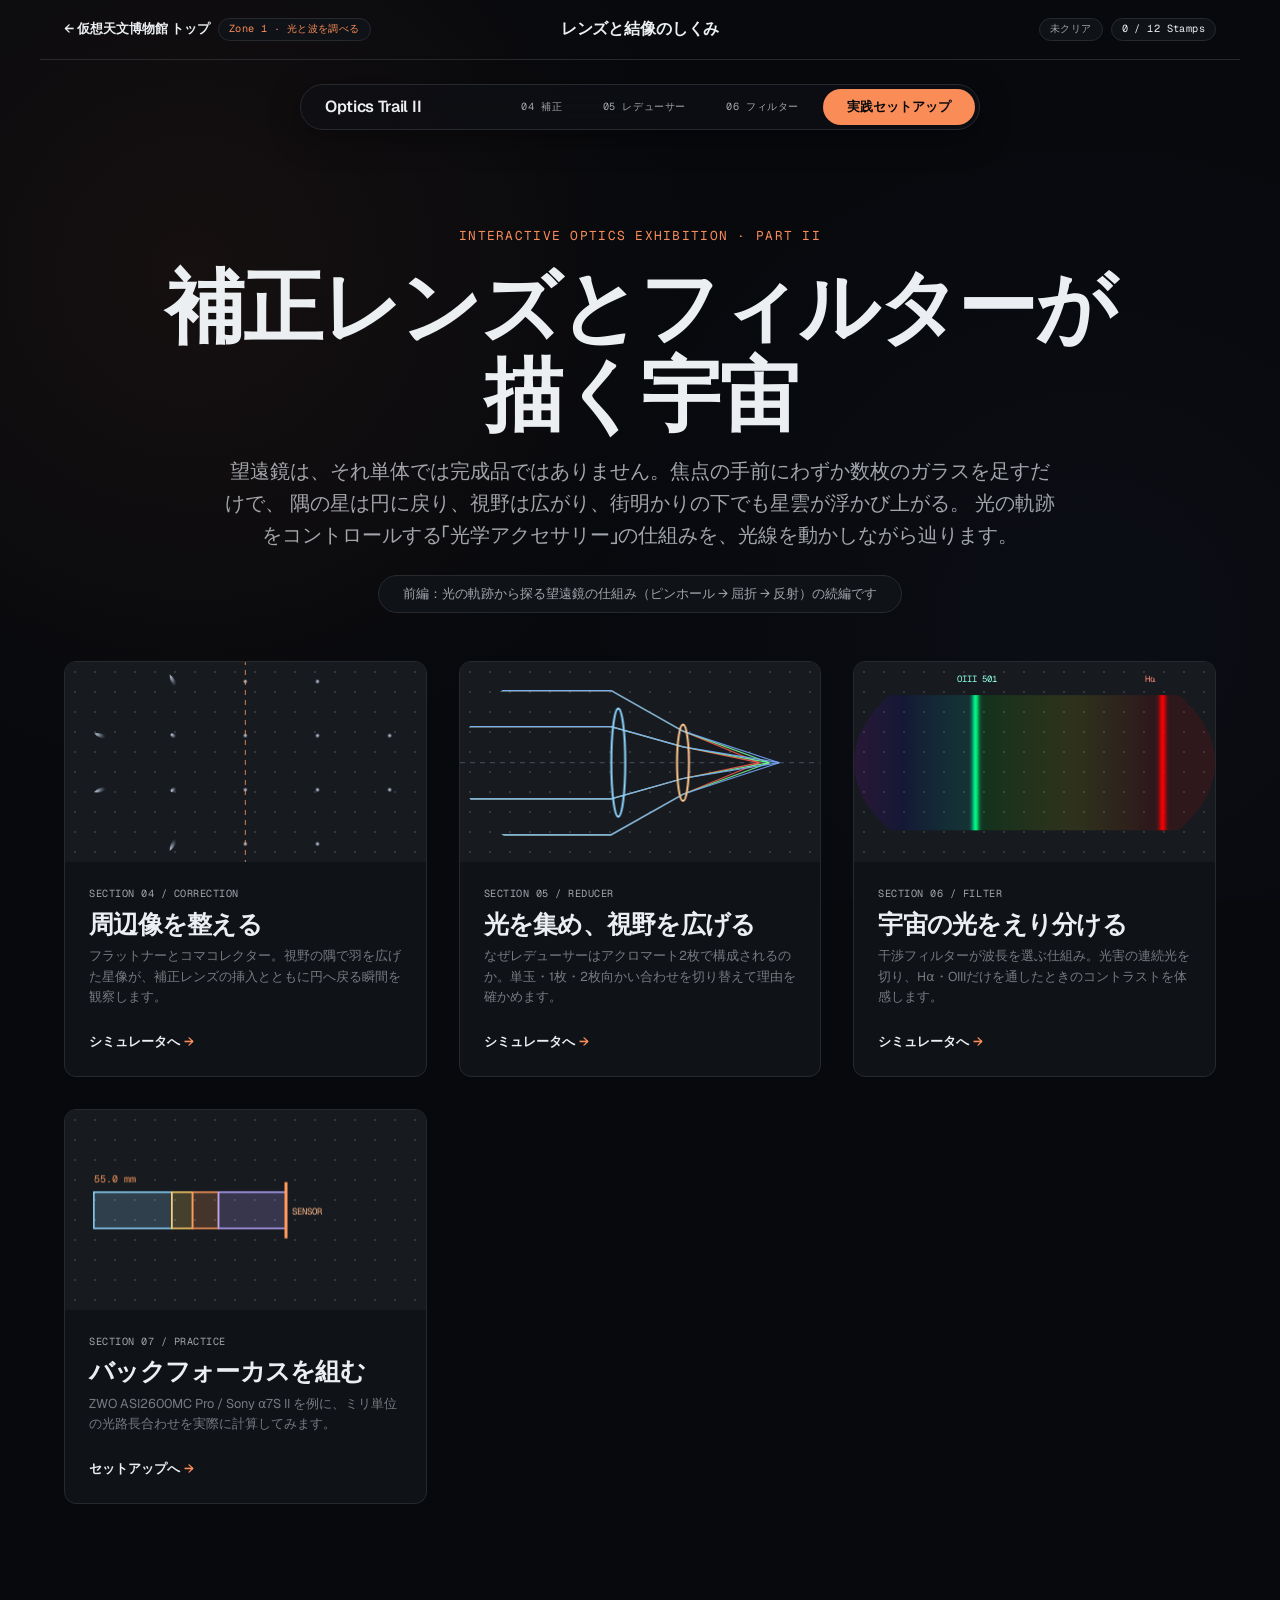
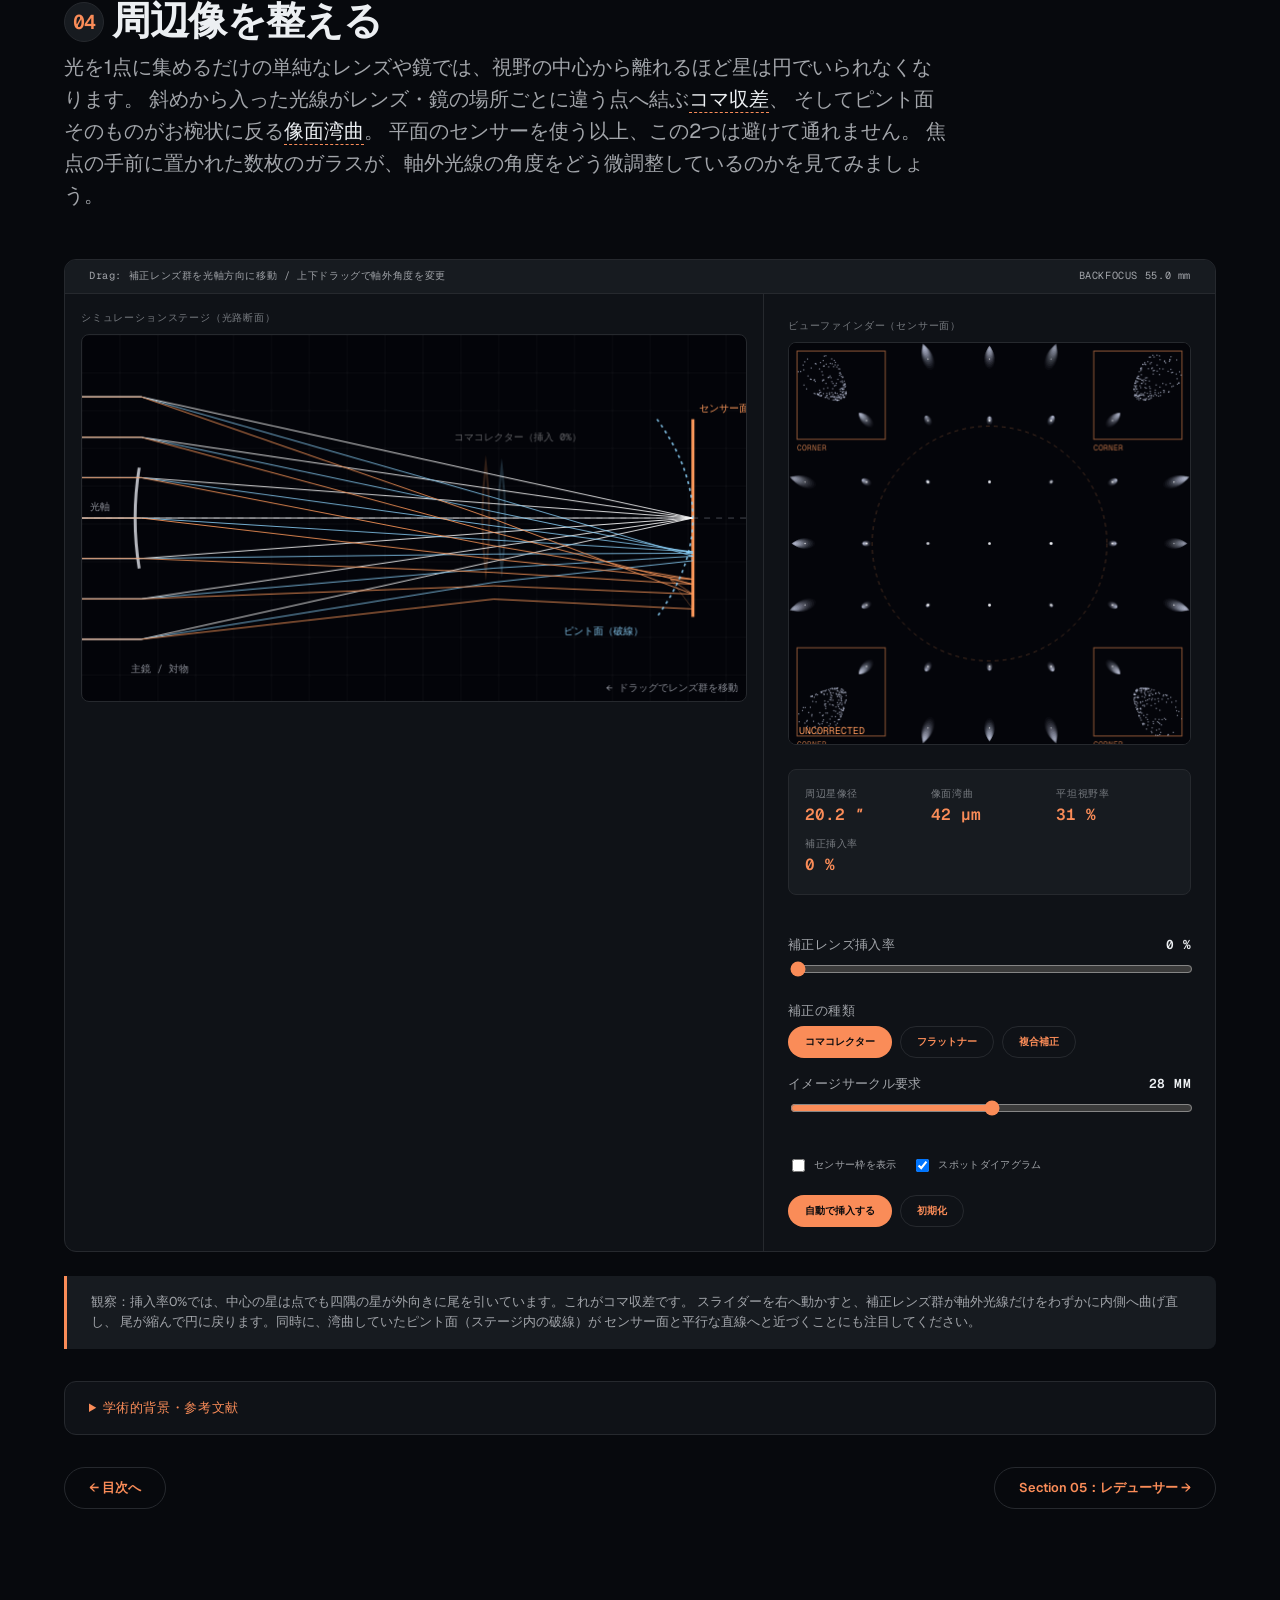
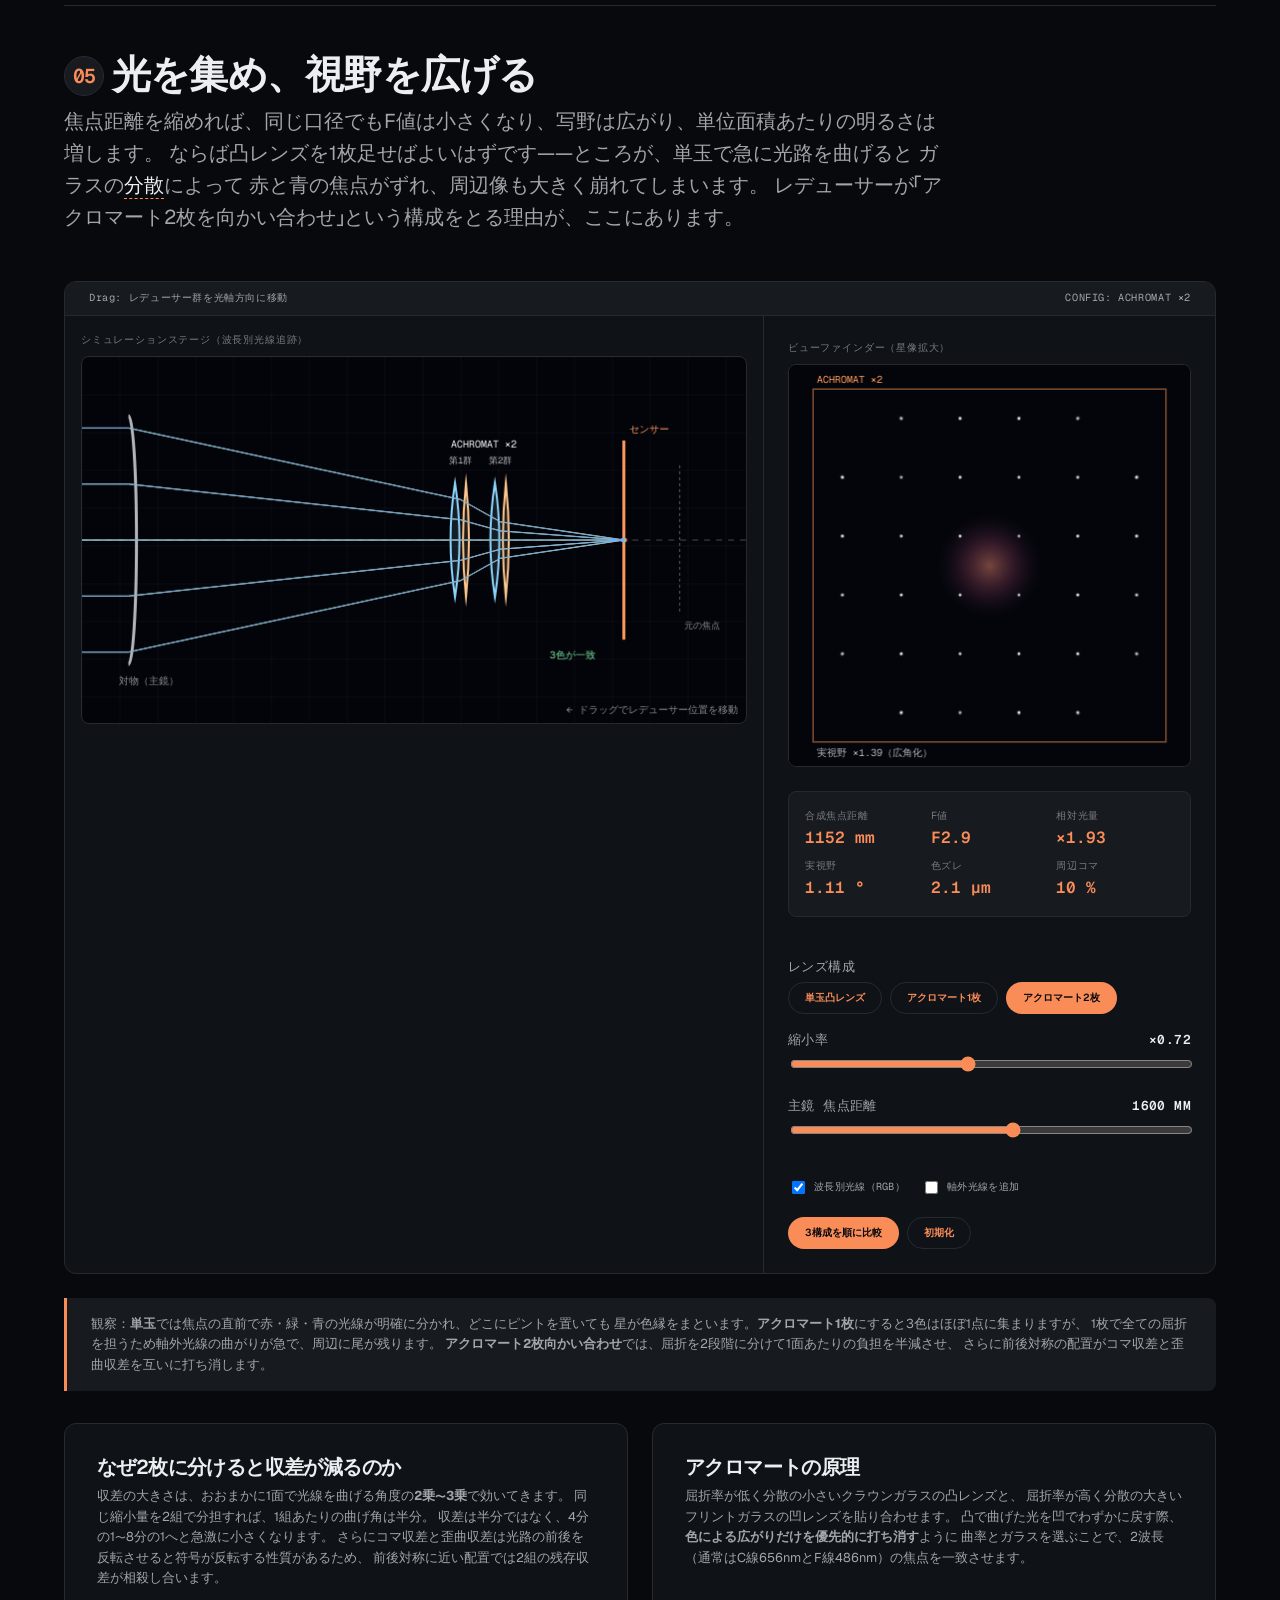
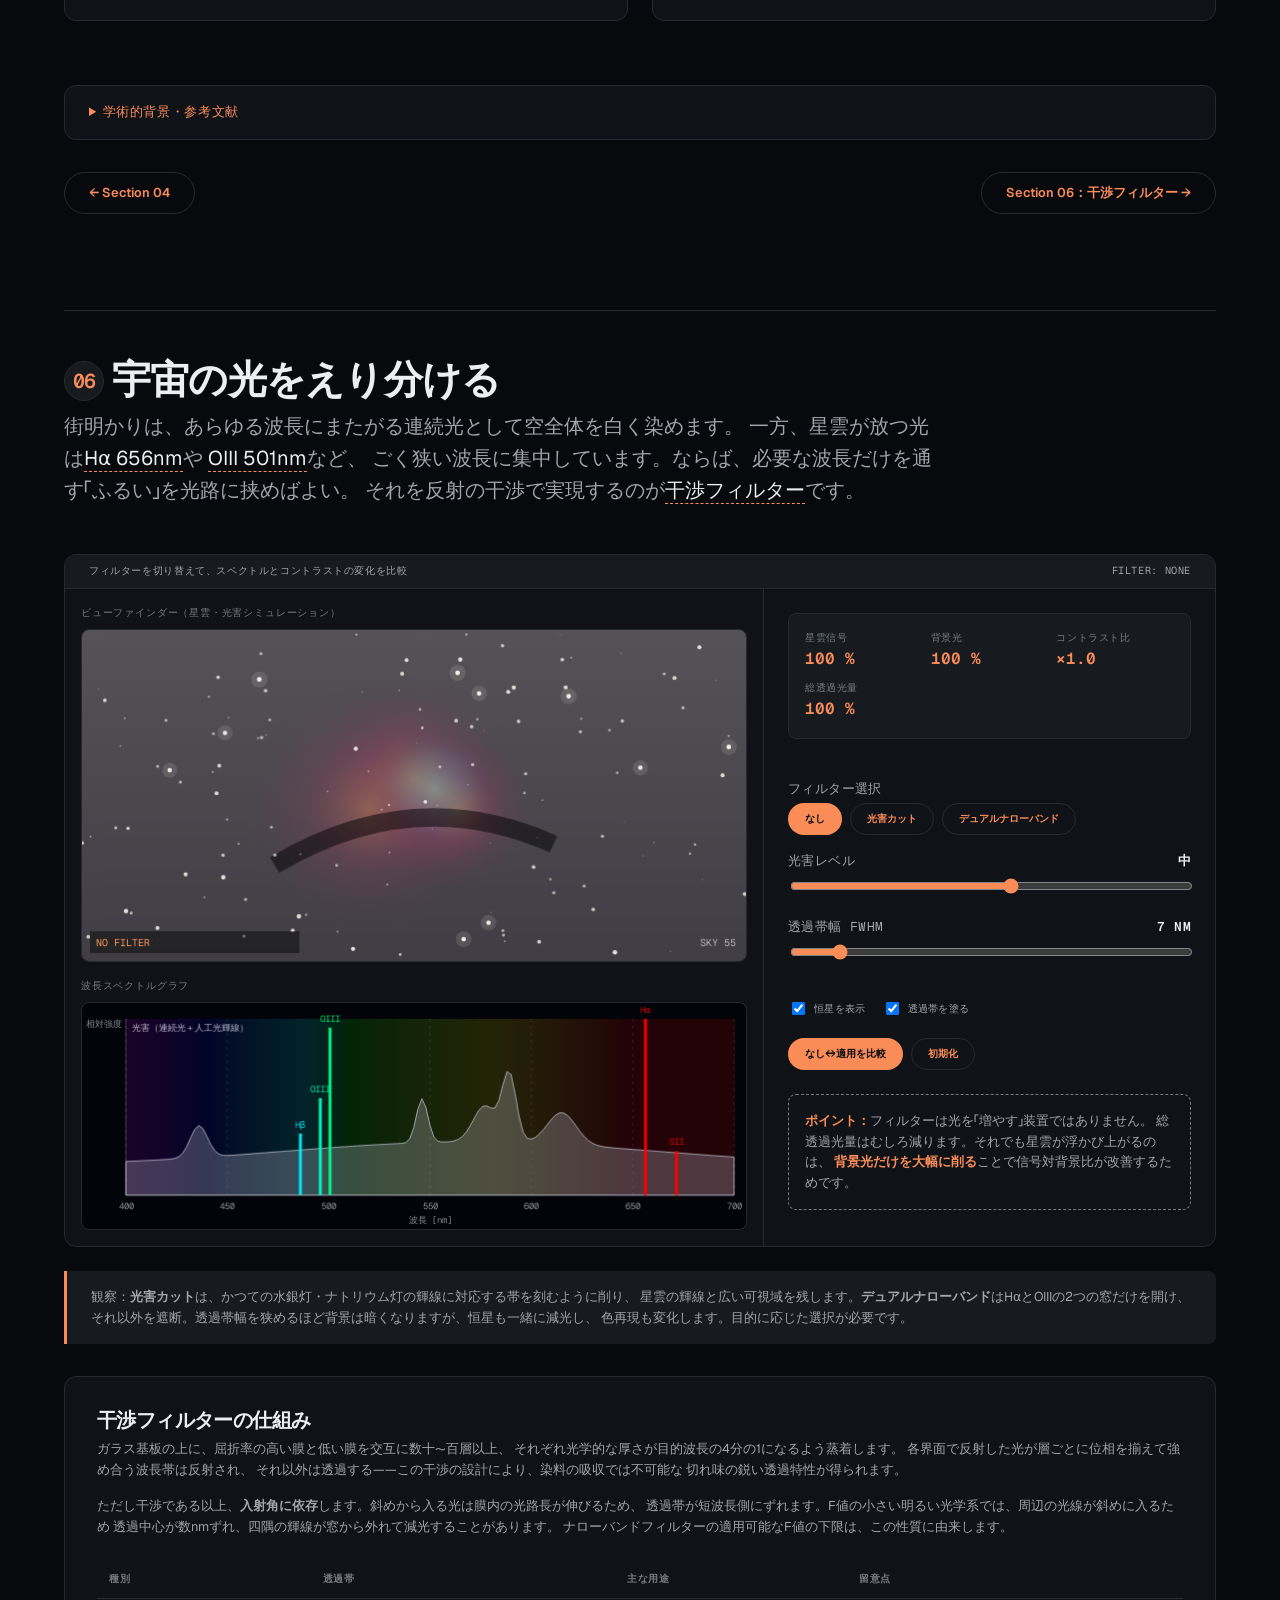
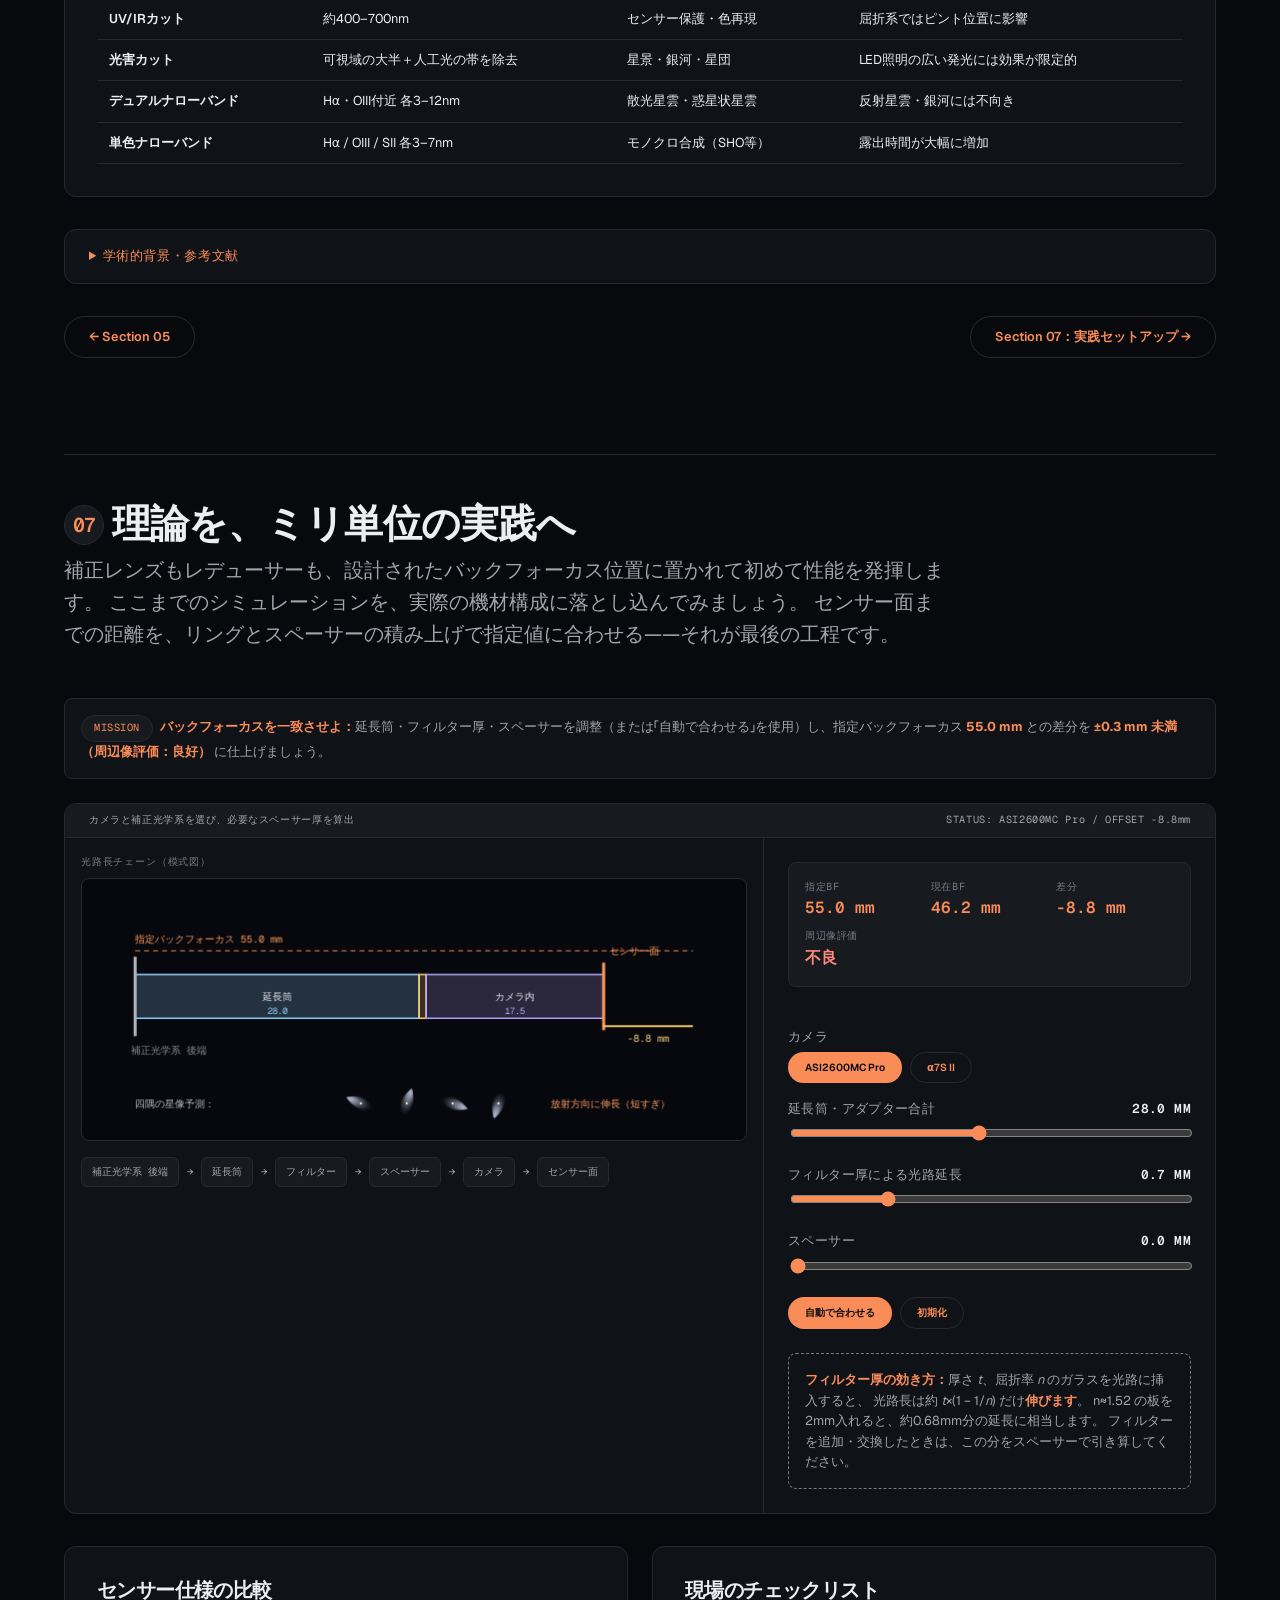
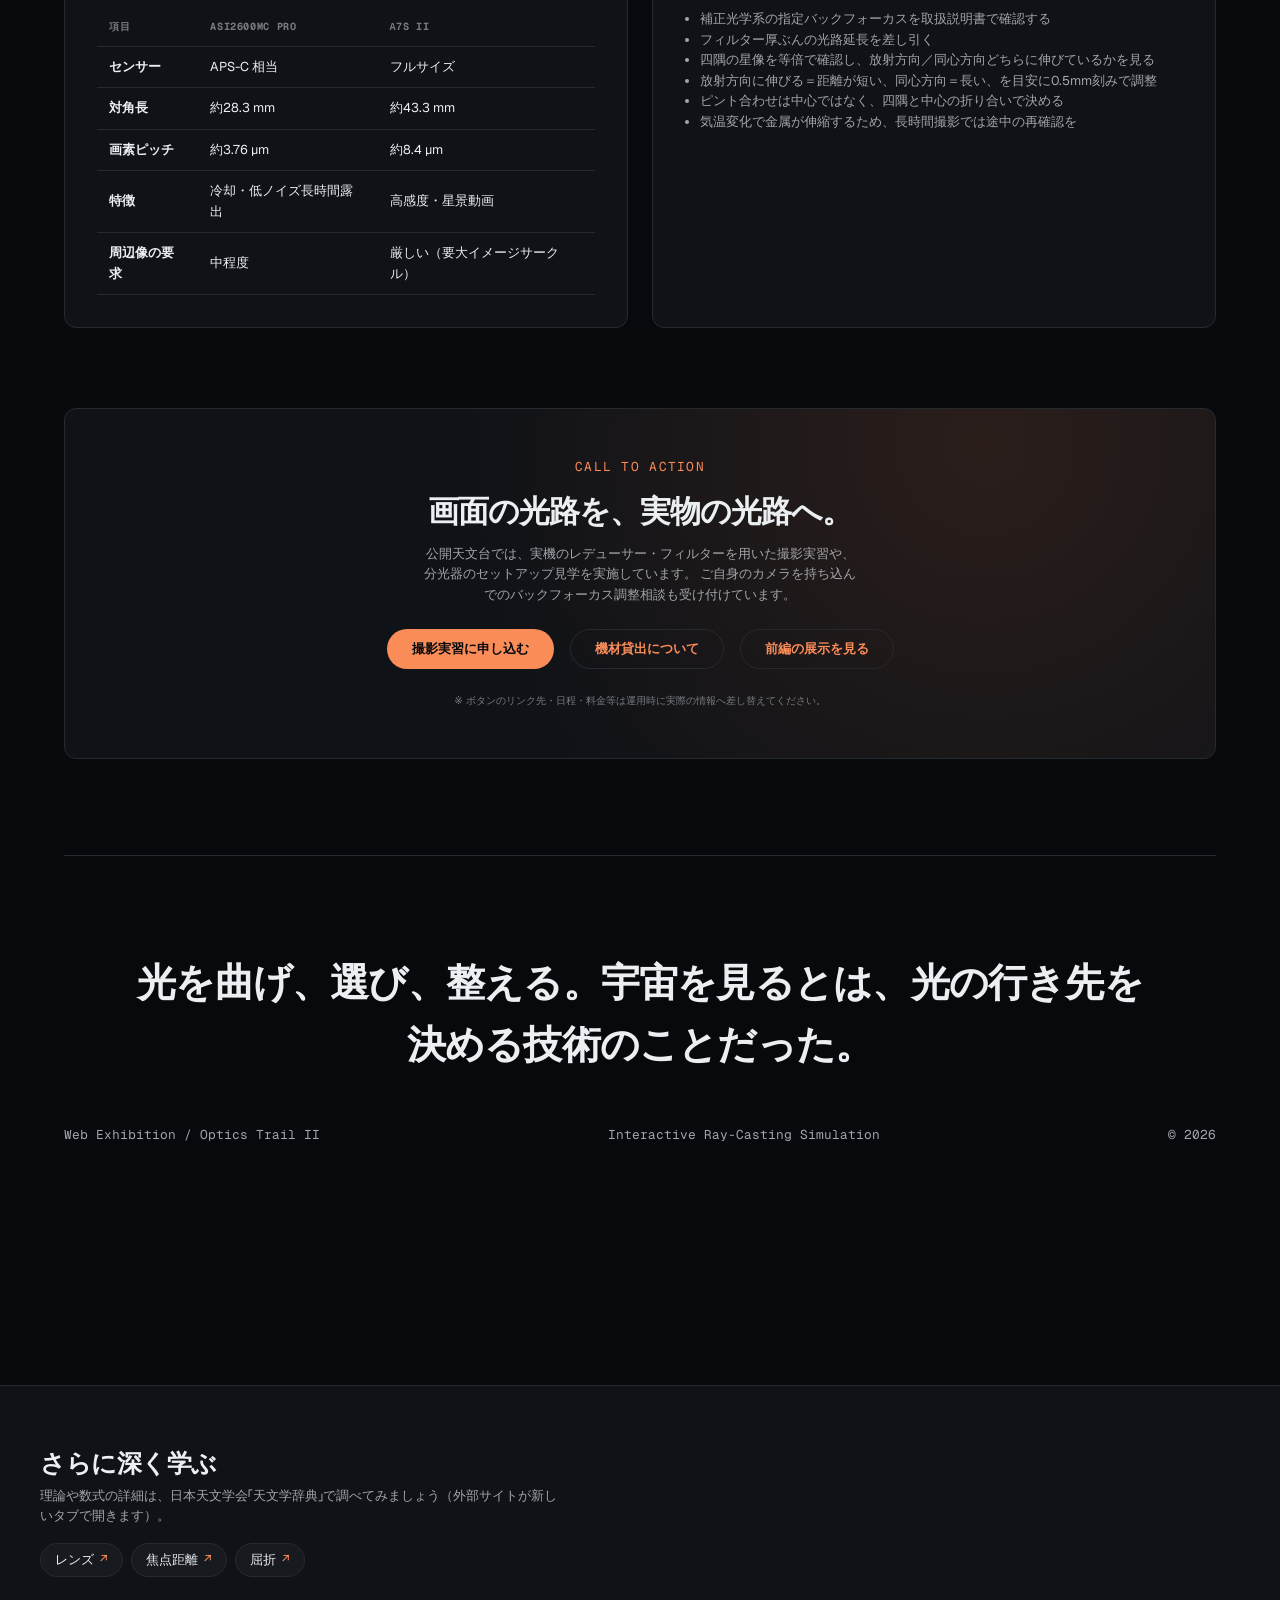
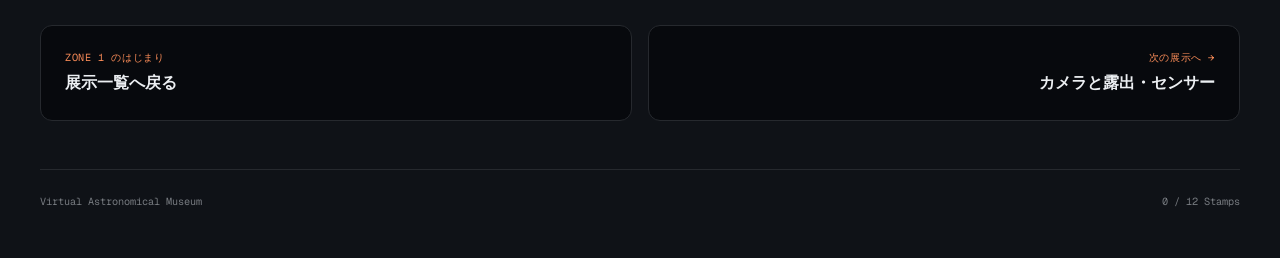
<file: lens.html>
<!doctype html>
<html lang="ja">
  <head>
    <meta charset="UTF-8" />
    <meta name="viewport" content="width=device-width, initial-scale=1" />
    <title>続・光の軌跡から探る望遠鏡の仕組み 〜補正レンズとフィルターが描く宇宙〜</title>
    <meta name="description" content="コマコレクター・フラットナー、レデューサー、干渉フィルターの仕組みをCanvasによる光線追跡シミュレーションで体験するWeb展示。" />
    <link rel="stylesheet" href="style.css">
    <script src="common-ui.js" defer></script>
    <style>
@import url("https://fonts.googleapis.com/css2?family=Geist:wght@400;600&family=Geist+Mono&display=swap");

      :root {
        --color-paper: oklch(14% 0.01 260);
        --color-paper-2: oklch(18% 0.012 260);
        --color-paper-3: oklch(22% 0.012 260);
        --color-rule: oklch(28% 0.01 260);
        --color-neutral: oklch(58% 0.01 260);
        --color-muted: oklch(72% 0.008 260);
        --color-ink: oklch(95% 0.005 260);
        --color-accent: oklch(75% 0.15 45);
        --color-focus: oklch(75% 0.18 45);

        --font-display: "Geist", system-ui, sans-serif;
        --font-body: "Geist", system-ui, sans-serif;
        --font-outlier: "Geist Mono", monospace;

        --space-xs: 0.25rem;
        --space-sm: 0.5rem;
        --space-md: 1rem;
        --space-lg: 1.5rem;
        --space-xl: 2rem;
        --space-2xl: 3rem;
        --space-3xl: 4rem;
        --space-4xl: 6rem;

        --text-xs: 0.64rem;
        --text-sm: 0.8rem;
        --text-base: 1rem;
        --text-md: 1.25rem;
        --text-lg: 1.5625rem;
        --text-xl: 1.9531rem;
        --text-2xl: 2.4414rem;
        --text-3xl: 3.0518rem;
        --text-display: clamp(2.75rem, 5vw + 1rem, 5.25rem);
      }

      *,
      *::before,
      *::after {
        box-sizing: border-box;
      }

      body,
      html {
        margin: 0;
        padding: 0;
        background: var(--color-paper);
        color: var(--color-ink);
        font-family: var(--font-body);
        font-weight: 400;
        line-height: 1.6;
        overflow-x: clip;
      }
      body {
        background-image: radial-gradient(circle at 15% 30%, oklch(40% 0.08 45 / 0.15) 0%, transparent 40%), radial-gradient(circle at 85% 70%, oklch(35% 0.06 280 / 0.1) 0%, transparent 40%);
        background-attachment: fixed;
        background-repeat: no-repeat;
      }
      h1,
      h2,
      h3,
      h4 {
        font-family: var(--font-display);
        font-weight: 600;
        line-height: 1.1;
        margin: 0;
        letter-spacing: -0.03em;
      }
      a {
        color: inherit;
        text-decoration: none;
      }
      p {
        margin: 0 0 var(--space-md);
      }
      p:last-child {
        margin-bottom: 0;
      }

      .page-container {
        max-width: 1200px;
        margin: 0 auto;
        padding: 0 var(--space-lg) var(--space-4xl);
      }

      /* N5 Nav */
      .nav-pill {
        position: sticky;
        top: var(--space-md);
        margin: 0 auto var(--space-4xl) auto;
        max-width: 680px;
        background: oklch(18% 0.012 260 / 0.6);
        backdrop-filter: blur(12px) saturate(150%);
        border: 1px solid var(--color-rule);
        border-radius: 9999px;
        padding: var(--space-xs) var(--space-xs) var(--space-xs) var(--space-lg);
        display: flex;
        align-items: center;
        justify-content: space-between;
        z-index: 100;
        box-shadow: 0 8px 32px rgba(0, 0, 0, 0.4);
      }
      .nav-pill__wordmark {
        font-family: var(--font-display);
        font-weight: 600;
        letter-spacing: -0.02em;
        color: var(--color-ink);
      }
      .nav-pill__actions {
        display: flex;
        gap: var(--space-sm);
        align-items: center;
      }
      .nav-pill__link {
        font-family: var(--font-outlier);
        font-size: var(--text-xs);
        color: var(--color-muted);
        padding: var(--space-sm) var(--space-md);
        border-radius: 9999px;
        letter-spacing: 0.06em;
      }
      .nav-pill__link:hover {
        color: var(--color-ink);
        background: var(--color-paper-3);
      }
      .nav-pill__btn {
        background: var(--color-accent);
        color: var(--color-paper);
        padding: var(--space-sm) var(--space-lg);
        border-radius: 9999px;
        font-weight: 600;
        font-size: var(--text-sm);
        transition:
          transform 0.2s ease,
          opacity 0.2s ease;
      }
      .nav-pill__btn:hover {
        transform: translateY(-1px);
        opacity: 0.9;
      }

      /* Header */
      .portfolio-header {
        margin-bottom: var(--space-2xl);
        text-align: center;
      }
      .portfolio-header__tagline {
        font-family: var(--font-outlier);
        font-size: var(--text-sm);
        text-transform: uppercase;
        letter-spacing: 0.1em;
        color: var(--color-accent);
        margin-bottom: var(--space-md);
      }
      .portfolio-header__title {
        font-size: var(--text-display);
        margin-bottom: var(--space-md);
      }
      .portfolio-header__lead {
        color: var(--color-muted);
        max-width: 64ch;
        margin: 0 auto;
        font-size: var(--text-md);
      }
      .prequel-note {
        display: inline-flex;
        align-items: center;
        gap: var(--space-sm);
        margin-top: var(--space-lg);
        padding: var(--space-sm) var(--space-lg);
        border: 1px solid var(--color-rule);
        border-radius: 9999px;
        background: var(--color-paper-2);
        font-size: var(--text-sm);
        color: var(--color-muted);
      }

      /* Grid */
      .portfolio-grid {
        display: grid;
        grid-template-columns: repeat(auto-fill, minmax(320px, 1fr));
        gap: var(--space-xl);
        margin-bottom: var(--space-4xl);
      }
      .exhibit-card {
        background: var(--color-paper-2);
        border: 1px solid var(--color-rule);
        border-radius: 12px;
        overflow: hidden;
        transition:
          transform 0.3s ease,
          box-shadow 0.3s ease;
        display: flex;
        flex-direction: column;
      }
      .exhibit-card:hover {
        transform: translateY(-4px);
        box-shadow: 0 12px 40px oklch(75% 0.15 45 / 0.1);
        border-color: var(--color-neutral);
      }
      .exhibit-card__visual {
        height: 200px;
        background: var(--color-paper-3);
        position: relative;
        display: flex;
        align-items: center;
        justify-content: center;
        overflow: hidden;
      }
      .exhibit-card__visual::before {
        content: "";
        position: absolute;
        inset: 0;
        background-image: radial-gradient(var(--color-neutral) 1px, transparent 1px);
        background-size: 20px 20px;
        opacity: 0.3;
      }
      .exhibit-card__visual canvas {
        position: relative;
        z-index: 1;
      }
      .exhibit-card__content {
        padding: var(--space-lg);
        display: flex;
        flex-direction: column;
        flex-grow: 1;
      }
      .exhibit-card__meta {
        font-family: var(--font-outlier);
        font-size: var(--text-xs);
        color: var(--color-muted);
        text-transform: uppercase;
        letter-spacing: 0.05em;
        margin-bottom: var(--space-sm);
      }
      .exhibit-card__title {
        font-size: var(--text-lg);
        margin-bottom: var(--space-sm);
      }
      .exhibit-card__desc {
        color: var(--color-neutral);
        font-size: var(--text-sm);
        margin-bottom: var(--space-lg);
        flex-grow: 1;
      }
      .exhibit-card__link {
        font-size: var(--text-sm);
        font-weight: 600;
        color: var(--color-ink);
        display: inline-flex;
        align-items: center;
        gap: var(--space-xs);
      }
      .exhibit-card__link::after {
        content: "→";
        color: var(--color-accent);
        transition: transform 0.2s ease;
      }
      .exhibit-card:hover .exhibit-card__link::after {
        transform: translateX(4px);
      }

      /* Footer */
      .footer-statement {
        border-top: 1px solid var(--color-rule);
        padding-top: var(--space-4xl);
        padding-bottom: var(--space-2xl);
        text-align: center;
      }
      .footer-statement__text {
        font-size: var(--text-2xl);
        font-weight: 600;
        letter-spacing: -0.02em;
        margin: 0 auto var(--space-2xl);
        max-width: 38ch;
      }
      .footer-statement__meta {
        display: flex;
        justify-content: space-between;
        align-items: center;
        font-family: var(--font-outlier);
        font-size: var(--text-sm);
        color: var(--color-muted);
      }

      /* Sections */
      .section-title {
        font-family: var(--font-display);
        font-size: var(--text-2xl);
        font-weight: 600;
        margin-bottom: var(--space-sm);
        display: flex;
        align-items: center;
        gap: var(--space-sm);
        letter-spacing: -0.02em;
      }
      .section-num {
        font-family: var(--font-outlier);
        display: inline-flex;
        align-items: center;
        justify-content: center;
        width: 40px;
        height: 40px;
        border-radius: 50%;
        background: var(--color-paper-3);
        color: var(--color-accent);
        font-size: var(--text-md);
        font-weight: 600;
        flex-shrink: 0;
        border: 1px solid var(--color-rule);
      }
      .section-lead {
        color: var(--color-muted);
        font-size: var(--text-md);
        margin-bottom: var(--space-2xl);
        max-width: 68ch;
      }
      .chapter {
        margin-bottom: var(--space-4xl);
        scroll-margin-top: 100px;
      }

      .card {
        background: var(--color-paper-2);
        border: 1px solid var(--color-rule);
        border-radius: 12px;
        padding: var(--space-xl);
      }
      .card h2 {
        font-size: var(--text-xl);
        margin-bottom: var(--space-xs);
        color: var(--color-ink);
      }
      .card h3 {
        font-size: var(--text-md);
        margin-bottom: var(--space-sm);
      }

      .chip,
      .stat-chip,
      .n-badge {
        display: inline-block;
        font-family: var(--font-outlier);
        font-size: var(--text-xs);
        text-transform: uppercase;
        letter-spacing: 0.05em;
        padding: 4px 12px;
        border-radius: 9999px;
        background: var(--color-paper-3);
        color: var(--color-accent);
        border: 1px solid var(--color-rule);
      }
      .btn,
      button.btn-primary,
      button.btn-outline,
      button.btn {
        font-family: var(--font-body);
        font-size: var(--text-sm);
        font-weight: 600;
        padding: 10px 24px;
        border-radius: 9999px;
        border: 1px solid transparent;
        cursor: pointer;
        transition:
          transform 0.2s ease,
          filter 0.2s ease,
          opacity 0.2s ease;
        display: inline-flex;
        align-items: center;
        justify-content: center;
      }
      .btn:active {
        transform: scale(0.97);
      }
      .btn:disabled {
        opacity: 0.5;
        cursor: not-allowed;
        transform: none;
      }
      .btn-primary,
      button.btn-primary {
        background: var(--color-accent);
        color: var(--color-paper);
      }
      .btn-primary:hover:not(:disabled) {
        filter: brightness(1.1);
      }
      .btn-outline,
      button.btn-outline,
      button.btn.ghost {
        background: transparent;
        color: var(--color-accent);
        border-color: var(--color-rule);
      }
      .btn-outline:hover:not(:disabled) {
        background: var(--color-paper-3);
      }
      .btn-outline[aria-pressed="true"] {
        background: var(--color-accent);
        color: var(--color-paper);
        border-color: transparent;
      }
      .hint {
        font-size: var(--text-sm);
        color: var(--color-muted);
        margin-top: var(--space-md);
        padding: var(--space-md);
        background: var(--color-paper-2);
        border-radius: 8px;
        border: 1px solid var(--color-rule);
      }
      .hint b {
        color: var(--color-accent);
      }
      input[type="range"] {
        accent-color: var(--color-accent);
        width: 100%;
      }
      :focus-visible {
        outline: 2px solid var(--color-focus);
        outline-offset: 3px;
      }

      /* Simulator layout */
      .sim {
        border: 1px solid var(--color-rule);
        border-radius: 12px;
        background: var(--color-paper-2);
        overflow: hidden;
      }
      .sim__bar {
        display: flex;
        align-items: center;
        justify-content: space-between;
        gap: var(--space-md);
        padding: var(--space-sm) var(--space-lg);
        border-bottom: 1px solid var(--color-rule);
        background: var(--color-paper-3);
        font-family: var(--font-outlier);
        font-size: var(--text-xs);
        color: var(--color-muted);
        letter-spacing: 0.06em;
        flex-wrap: wrap;
      }
      .sim__body {
        display: grid;
        grid-template-columns: 1.55fr 1fr;
        gap: 0;
      }
      .sim__stage {
        border-right: 1px solid var(--color-rule);
        padding: var(--space-md);
      }
      .sim__side {
        padding: var(--space-lg);
        display: flex;
        flex-direction: column;
        gap: var(--space-lg);
      }
      .stage-label {
        font-family: var(--font-outlier);
        font-size: var(--text-xs);
        color: var(--color-neutral);
        text-transform: uppercase;
        letter-spacing: 0.08em;
        margin-bottom: var(--space-sm);
      }
      canvas.stage {
        width: 100%;
        height: auto;
        display: block;
        border-radius: 8px;
        background: oklch(11% 0.015 265);
        border: 1px solid var(--color-rule);
        touch-action: none;
        cursor: grab;
      }
      canvas.stage:active {
        cursor: grabbing;
      }
      canvas.viewer {
        width: 100%;
        height: auto;
        display: block;
        border-radius: 8px;
        background: #04050a;
        border: 1px solid var(--color-rule);
      }
      .readout {
        display: grid;
        grid-template-columns: repeat(auto-fit, minmax(96px, 1fr));
        gap: var(--space-sm);
        padding: var(--space-md);
        border: 1px solid var(--color-rule);
        border-radius: 8px;
        background: var(--color-paper-3);
      }
      .readout div {
        min-width: 0;
      }
      .readout .k {
        display: block;
        font-family: var(--font-outlier);
        font-size: var(--text-xs);
        color: var(--color-neutral);
        text-transform: uppercase;
        letter-spacing: 0.06em;
      }
      .readout .v {
        font-family: var(--font-outlier);
        font-size: var(--text-base);
        font-weight: 600;
        color: var(--color-accent);
        white-space: nowrap;
      }
      .ctrl {
        margin-bottom: var(--space-md);
      }
      .ctrl > label {
        display: flex;
        justify-content: space-between;
        align-items: baseline;
        gap: var(--space-sm);
        font-size: var(--text-sm);
        color: var(--color-muted);
        margin-bottom: var(--space-xs);
      }
      .ctrl > label b {
        font-family: var(--font-outlier);
        color: var(--color-ink);
        font-weight: 600;
      }
      .toggle-row {
        display: flex;
        flex-wrap: wrap;
        gap: var(--space-sm);
      }
      .toggle-row .btn {
        padding: 8px 16px;
        font-size: var(--text-xs);
      }
      .check-row {
        display: flex;
        flex-wrap: wrap;
        gap: var(--space-md);
        font-size: var(--text-sm);
        color: var(--color-muted);
      }
      .check-row label {
        display: inline-flex;
        align-items: center;
        gap: 6px;
        cursor: pointer;
      }

      .obs {
        margin-top: var(--space-lg);
        padding: var(--space-md) var(--space-lg);
        border-left: 3px solid var(--color-accent);
        background: var(--color-paper-3);
        border-radius: 0 8px 8px 0;
        font-size: var(--text-sm);
        color: var(--color-muted);
      }
      .refs {
        margin-top: var(--space-xl);
        border: 1px solid var(--color-rule);
        border-radius: 12px;
        background: var(--color-paper-2);
        overflow: hidden;
      }
      .refs > summary {
        padding: var(--space-md) var(--space-lg);
        cursor: pointer;
        font-family: var(--font-outlier);
        font-size: var(--text-sm);
        color: var(--color-accent);
        letter-spacing: 0.05em;
      }
      .refs__body {
        padding: 0 var(--space-lg) var(--space-lg);
        font-size: var(--text-sm);
        color: var(--color-muted);
      }
      .refs__body ul {
        padding-left: 1.2em;
        margin: 0 0 var(--space-md);
      }
      .refs__body li {
        margin-bottom: var(--space-sm);
      }
      .callout {
        padding: var(--space-md);
        border: 1px dashed var(--color-neutral);
        border-radius: 8px;
        font-size: var(--text-sm);
        color: var(--color-muted);
      }
      .callout b {
        color: var(--color-accent);
      }

      .term {
        border-bottom: 1px dashed var(--color-accent);
        cursor: help;
        position: relative;
        color: var(--color-ink);
      }
      .term::after {
        content: attr(data-tip);
        position: absolute;
        left: 50%;
        bottom: 145%;
        transform: translateX(-50%);
        width: max-content;
        max-width: 280px;
        background: var(--color-paper-3);
        color: var(--color-muted);
        border: 1px solid var(--color-rule);
        border-radius: 8px;
        padding: var(--space-sm) var(--space-md);
        font-size: var(--text-sm);
        line-height: 1.5;
        text-align: left;
        opacity: 0;
        visibility: hidden;
        transition: opacity 0.2s ease;
        z-index: 60;
        box-shadow: 0 8px 24px rgba(0, 0, 0, 0.55);
        pointer-events: none;
      }
      .term:hover::after,
      .term:focus::after {
        opacity: 1;
        visibility: visible;
      }

      .divider {
        border: 0;
        border-top: 1px solid var(--color-rule);
        margin: var(--space-2xl) 0;
      }
      .chapter-nav {
        display: flex;
        justify-content: space-between;
        gap: var(--space-md);
        margin-top: var(--space-xl);
        flex-wrap: wrap;
      }
      .grid-2 {
        display: grid;
        grid-template-columns: repeat(auto-fit, minmax(280px, 1fr));
        gap: var(--space-lg);
      }
      .spec-table {
        width: 100%;
        border-collapse: collapse;
        font-size: var(--text-sm);
      }
      .spec-table th,
      .spec-table td {
        text-align: left;
        padding: 10px 12px;
        border-bottom: 1px solid var(--color-rule);
      }
      .spec-table th {
        font-family: var(--font-outlier);
        font-size: var(--text-xs);
        color: var(--color-neutral);
        text-transform: uppercase;
        letter-spacing: 0.06em;
      }
      .spec-table td:first-child {
        color: var(--color-ink);
        font-weight: 600;
      }
      .bf-chain {
        display: flex;
        align-items: center;
        gap: var(--space-sm);
        flex-wrap: wrap;
        font-family: var(--font-outlier);
        font-size: var(--text-xs);
        color: var(--color-muted);
        margin-top: var(--space-md);
      }
      .bf-chain span.node {
        padding: 6px 10px;
        border: 1px solid var(--color-rule);
        border-radius: 6px;
        background: var(--color-paper-3);
      }
      .cta-band {
        margin-top: var(--space-2xl);
        border: 1px solid var(--color-rule);
        border-radius: 12px;
        padding: var(--space-2xl);
        text-align: center;
        background: radial-gradient(circle at 80% 10%, oklch(45% 0.09 45 / 0.25) 0%, transparent 55%), var(--color-paper-2);
      }
      .cta-band__actions {
        display: flex;
        gap: var(--space-md);
        justify-content: center;
        flex-wrap: wrap;
        margin-top: var(--space-lg);
      }

      @media (max-width: 900px) {
        .sim__body {
          grid-template-columns: 1fr;
        }
        .sim__stage {
          border-right: 0;
          border-bottom: 1px solid var(--color-rule);
        }
      }
      @media (max-width: 768px) {
        .nav-pill {
          margin: var(--space-sm);
          max-width: none;
          padding: var(--space-sm);
          border-radius: 12px;
        }
        .nav-pill__link {
          display: none;
        }
        .portfolio-header__title {
          font-size: var(--text-3xl);
        }
        .portfolio-grid {
          grid-template-columns: 1fr;
        }
        .footer-statement__meta {
          flex-direction: column;
          gap: var(--space-md);
        }
        .footer-statement__text {
          font-size: var(--text-xl);
        }
      }
      @media (prefers-reduced-motion: reduce) {
        *,
        *::before,
        *::after {
          animation: none !important;
          transition: none !important;
        }
      }
</style>
  </head>
  <body data-app-id="lens">
    <nav class="nav-pill" aria-label="メインナビゲーション">
      <a class="nav-pill__wordmark" href="#top">Optics Trail II</a>
      <div class="nav-pill__actions">
        <a class="nav-pill__link" href="#s04">04 補正</a>
        <a class="nav-pill__link" href="#s05">05 レデューサー</a>
        <a class="nav-pill__link" href="#s06">06 フィルター</a>
        <a class="nav-pill__btn" href="#setup">実践セットアップ</a>
      </div>
    </nav>

    <main class="page-container" id="top">
      <header class="portfolio-header">
        <p class="portfolio-header__tagline">Interactive Optics Exhibition · Part II</p>
        <h1 class="portfolio-header__title">補正レンズとフィルターが<br />描く宇宙</h1>
        <p class="portfolio-header__lead">望遠鏡は、それ単体では完成品ではありません。焦点の手前にわずか数枚のガラスを足すだけで、 隅の星は円に戻り、視野は広がり、街明かりの下でも星雲が浮かび上がる。 光の軌跡をコントロールする「光学アクセサリー」の仕組みを、光線を動かしながら辿ります。</p>
        <p class="prequel-note">前編：光の軌跡から探る望遠鏡の仕組み（ピンホール → 屈折 → 反射）の続編です</p>
      </header>

      <!-- =============== Portfolio Grid =============== -->
      <section class="portfolio-grid" aria-label="セクション一覧">
        <article class="exhibit-card">
          <div class="exhibit-card__visual"><canvas id="thumb4" width="640" height="400" aria-hidden="true"></canvas></div>
          <div class="exhibit-card__content">
            <p class="exhibit-card__meta">Section 04 / Correction</p>
            <h2 class="exhibit-card__title">周辺像を整える</h2>
            <p class="exhibit-card__desc">フラットナーとコマコレクター。視野の隅で羽を広げた星像が、補正レンズの挿入とともに円へ戻る瞬間を観察します。</p>
            <a class="exhibit-card__link" href="#s04">シミュレータへ</a>
          </div>
        </article>

        <article class="exhibit-card">
          <div class="exhibit-card__visual"><canvas id="thumb5" width="640" height="400" aria-hidden="true"></canvas></div>
          <div class="exhibit-card__content">
            <p class="exhibit-card__meta">Section 05 / Reducer</p>
            <h2 class="exhibit-card__title">光を集め、視野を広げる</h2>
            <p class="exhibit-card__desc">なぜレデューサーはアクロマート2枚で構成されるのか。単玉・1枚・2枚向かい合わせを切り替えて理由を確かめます。</p>
            <a class="exhibit-card__link" href="#s05">シミュレータへ</a>
          </div>
        </article>

        <article class="exhibit-card">
          <div class="exhibit-card__visual"><canvas id="thumb6" width="640" height="400" aria-hidden="true"></canvas></div>
          <div class="exhibit-card__content">
            <p class="exhibit-card__meta">Section 06 / Filter</p>
            <h2 class="exhibit-card__title">宇宙の光をえり分ける</h2>
            <p class="exhibit-card__desc">干渉フィルターが波長を選ぶ仕組み。光害の連続光を切り、Hα・OIIIだけを通したときのコントラストを体感します。</p>
            <a class="exhibit-card__link" href="#s06">シミュレータへ</a>
          </div>
        </article>

        <article class="exhibit-card">
          <div class="exhibit-card__visual"><canvas id="thumb7" width="640" height="400" aria-hidden="true"></canvas></div>
          <div class="exhibit-card__content">
            <p class="exhibit-card__meta">Section 07 / Practice</p>
            <h2 class="exhibit-card__title">バックフォーカスを組む</h2>
            <p class="exhibit-card__desc">ZWO ASI2600MC Pro / Sony α7S II を例に、ミリ単位の光路長合わせを実際に計算してみます。</p>
            <a class="exhibit-card__link" href="#setup">セットアップへ</a>
          </div>
        </article>
      </section>

      <!-- =============== Section 04 =============== -->
      <section class="chapter" id="s04" aria-labelledby="s04t">
        <h2 class="section-title" id="s04t"><span class="section-num">04</span>周辺像を整える</h2>
        <p class="section-lead">
          光を1点に集めるだけの単純なレンズや鏡では、視野の中心から離れるほど星は円でいられなくなります。 斜めから入った光線がレンズ・鏡の場所ごとに違う点へ結ぶ<span class="term" tabindex="0" data-tip="軸外の点像が、彗星（コマ）のように尾を引いた非対称な形に崩れる収差。放物面主鏡のニュートン式で顕著に現れます。">コマ収差</span>、 そしてピント面そのものがお椀状に反る<span
            class="term"
            tabindex="0"
            data-tip="結像面が平面ではなく曲面になる収差。平面センサーでは中心と周辺の両方に同時にピントが合いません。"
            >像面湾曲</span
          >。 平面のセンサーを使う以上、この2つは避けて通れません。 焦点の手前に置かれた数枚のガラスが、軸外光線の角度をどう微調整しているのかを見てみましょう。
        </p>

        <div class="sim">
          <div class="sim__bar">
            <span>Drag: 補正レンズ群を光軸方向に移動 / 上下ドラッグで軸外角度を変更</span>
            <span id="s4bf">BACKFOCUS 55.0 mm</span>
          </div>
          <div class="sim__body">
            <div class="sim__stage">
              <p class="stage-label">シミュレーションステージ（光路断面）</p>
              <canvas class="stage" id="cv4" width="760" height="420" aria-label="補正レンズによる軸外光線の補正を示す光路図"></canvas>
            </div>
            <div class="sim__side">
              <div>
                <p class="stage-label">ビューファインダー（センサー面）</p>
                <canvas class="viewer" id="vw4" width="520" height="520" aria-label="補正レンズ挿入率に応じた星像の変化"></canvas>
              </div>

              <div class="readout" aria-live="polite">
                <div><span class="k">周辺星像径</span><span class="v" id="r4a">18.4 ″</span></div>
                <div><span class="k">像面湾曲</span><span class="v" id="r4b">42 µm</span></div>
                <div><span class="k">平坦視野率</span><span class="v" id="r4c">31 %</span></div>
                <div><span class="k">補正挿入率</span><span class="v" id="r4d">0 %</span></div>
              </div>

              <div>
                <div class="ctrl">
                  <label for="s4ins"
                    >補正レンズ挿入率 <b><span id="s4insv">0</span> %</b></label
                  >
                  <input type="range" id="s4ins" min="0" max="100" step="1" value="0" />
                </div>
                <div class="ctrl">
                  <label for="s4type">補正の種類</label>
                  <div class="toggle-row" id="s4type" role="group">
                    <button class="btn btn-outline" type="button" data-v="coma" aria-pressed="true">コマコレクター</button>
                    <button class="btn btn-outline" type="button" data-v="flat" aria-pressed="false">フラットナー</button>
                    <button class="btn btn-outline" type="button" data-v="both" aria-pressed="false">複合補正</button>
                  </div>
                </div>
                <div class="ctrl">
                  <label for="s4img"
                    >イメージサークル要求 <b><span id="s4imgv">28</span> mm</b></label
                  >
                  <input type="range" id="s4img" min="12" max="44" step="1" value="28" />
                </div>
                <div class="check-row">
                  <label><input type="checkbox" id="s4grid" /> センサー枠を表示</label>
                  <label><input type="checkbox" id="s4spot" checked /> スポットダイアグラム</label>
                </div>
                <div class="toggle-row" style="margin-top: var(--space-md)">
                  <button class="btn btn-primary" type="button" id="s4auto">自動で挿入する</button>
                  <button class="btn btn-outline" type="button" id="s4reset">初期化</button>
                </div>
              </div>
            </div>
          </div>
        </div>

        <p class="obs">観察：挿入率0%では、中心の星は点でも四隅の星が外向きに尾を引いています。これがコマ収差です。 スライダーを右へ動かすと、補正レンズ群が軸外光線だけをわずかに内側へ曲げ直し、 尾が縮んで円に戻ります。同時に、湾曲していたピント面（ステージ内の破線）が センサー面と平行な直線へと近づくことにも注目してください。</p>

        <details class="refs">
          <summary>学術的背景・参考文献</summary>
          <div class="refs__body">
            <ul>
              <li>コマ収差はザイデルの5収差のひとつで、放物面主鏡では軸外画角の1乗に比例して増大します。ニュートン式反射では焦点距離が短い（F値が小さい）ほど顕著となるため、F5以下では実用上コマコレクターがほぼ必須となります。</li>
              <li>像面湾曲は屈折望遠鏡でも生じ、フラットナーによって平面センサーに合わせた結像面へ整えられます。基礎理論はHecht『Optics』、Schroeder『Astronomical Optics』等の標準的教科書を参照。</li>
              <li>補正レンズは<b>設計されたバックフォーカス位置に置かれたときだけ</b>本来の性能を発揮します。取り付け位置が数mmずれると、補正不足・補正過剰となって周辺像が別の形に崩れます（Section 07で実際に計算します）。</li>
            </ul>
            <p class="callout"><b>よくある誤解：</b>「補正レンズを入れると視野が狭くなる」→ コマコレクター／フラットナー単体は 焦点距離をほぼ変えません（倍率1.0倍前後）。焦点距離を積極的に縮めるのは次のSection 05で扱うレデューサーです。</p>
          </div>
        </details>

        <div class="chapter-nav">
          <a class="btn btn-outline" href="#top">← 目次へ</a>
          <a class="btn btn-outline" href="#s05">Section 05：レデューサー →</a>
        </div>
      </section>

      <hr class="divider" />

      <!-- =============== Section 05 =============== -->
      <section class="chapter" id="s05" aria-labelledby="s05t">
        <h2 class="section-title" id="s05t"><span class="section-num">05</span>光を集め、視野を広げる</h2>
        <p class="section-lead">
          焦点距離を縮めれば、同じ口径でもF値は小さくなり、写野は広がり、単位面積あたりの明るさは増します。 ならば凸レンズを1枚足せばよいはずです——ところが、単玉で急に光路を曲げると ガラスの<span class="term" tabindex="0" data-tip="屈折率が波長ごとに異なる性質。青い光ほど強く曲がるため、色ごとに焦点位置がずれます。">分散</span>によって 赤と青の焦点がずれ、周辺像も大きく崩れてしまいます。 レデューサーが「アクロマート2枚を向かい合わせ」という構成をとる理由が、ここにあります。
        </p>

        <div class="sim">
          <div class="sim__bar">
            <span>Drag: レデューサー群を光軸方向に移動</span>
            <span id="s5cfg">CONFIG: ACHROMAT ×2</span>
          </div>
          <div class="sim__body">
            <div class="sim__stage">
              <p class="stage-label">シミュレーションステージ（波長別光線追跡）</p>
              <canvas class="stage" id="cv5" width="760" height="420" aria-label="レンズ構成ごとの色収差と光路の違いを示す光路図"></canvas>
            </div>
            <div class="sim__side">
              <div>
                <p class="stage-label">ビューファインダー（星像拡大）</p>
                <canvas class="viewer" id="vw5" width="520" height="520" aria-label="レンズ構成ごとの星像の色ズレと崩れ"></canvas>
              </div>

              <div class="readout" aria-live="polite">
                <div><span class="k">合成焦点距離</span><span class="v" id="r5a">1600 mm</span></div>
                <div><span class="k">F値</span><span class="v" id="r5b">F4.0</span></div>
                <div><span class="k">相対光量</span><span class="v" id="r5c">×1.00</span></div>
                <div><span class="k">実視野</span><span class="v" id="r5d">0.80 °</span></div>
                <div><span class="k">色ズレ</span><span class="v" id="r5e">0.0 µm</span></div>
                <div><span class="k">周辺コマ</span><span class="v" id="r5f">0 %</span></div>
              </div>

              <div>
                <div class="ctrl">
                  <label>レンズ構成</label>
                  <div class="toggle-row" id="s5cfgBtns" role="group">
                    <button class="btn btn-outline" type="button" data-v="single" aria-pressed="false">単玉凸レンズ</button>
                    <button class="btn btn-outline" type="button" data-v="ach1" aria-pressed="false">アクロマート1枚</button>
                    <button class="btn btn-outline" type="button" data-v="ach2" aria-pressed="true">アクロマート2枚</button>
                  </div>
                </div>
                <div class="ctrl">
                  <label for="s5red"
                    >縮小率 <b>×<span id="s5redv">0.72</span></b></label
                  >
                  <input type="range" id="s5red" min="50" max="100" step="1" value="72" />
                </div>
                <div class="ctrl">
                  <label for="s5fl"
                    >主鏡 焦点距離 <b><span id="s5flv">1600</span> mm</b></label
                  >
                  <input type="range" id="s5fl" min="600" max="2400" step="20" value="1600" />
                </div>
                <div class="check-row">
                  <label><input type="checkbox" id="s5rgb" checked /> 波長別光線（RGB）</label>
                  <label><input type="checkbox" id="s5edge" /> 軸外光線を追加</label>
                </div>
                <div class="toggle-row" style="margin-top: var(--space-md)">
                  <button class="btn btn-primary" type="button" id="s5tour">3構成を順に比較</button>
                  <button class="btn btn-outline" type="button" id="s5reset">初期化</button>
                </div>
              </div>
            </div>
          </div>
        </div>

        <p class="obs">
          観察：<b>単玉</b>では焦点の直前で赤・緑・青の光線が明確に分かれ、どこにピントを置いても 星が色縁をまといます。<b>アクロマート1枚</b>にすると3色はほぼ1点に集まりますが、 1枚で全ての屈折を担うため軸外光線の曲がりが急で、周辺に尾が残ります。
          <b>アクロマート2枚向かい合わせ</b>では、屈折を2段階に分けて1面あたりの負担を半減させ、 さらに前後対称の配置がコマ収差と歪曲収差を互いに打ち消します。
        </p>

        <div class="grid-2" style="margin-top: var(--space-xl)">
          <div class="card">
            <h3>なぜ2枚に分けると収差が減るのか</h3>
            <p style="font-size: var(--text-sm); color: var(--color-muted)">収差の大きさは、おおまかに1面で光線を曲げる角度の<b>2乗〜3乗</b>で効いてきます。 同じ縮小量を2組で分担すれば、1組あたりの曲げ角は半分。 収差は半分ではなく、4分の1〜8分の1へと急激に小さくなります。 さらにコマ収差と歪曲収差は光路の前後を反転させると符号が反転する性質があるため、 前後対称に近い配置では2組の残存収差が相殺し合います。</p>
          </div>
          <div class="card">
            <h3>アクロマートの原理</h3>
            <p style="font-size: var(--text-sm); color: var(--color-muted)">屈折率が低く分散の小さいクラウンガラスの凸レンズと、 屈折率が高く分散の大きいフリントガラスの凹レンズを貼り合わせます。 凸で曲げた光を凹でわずかに戻す際、<b>色による広がりだけを優先的に打ち消す</b>ように 曲率とガラスを選ぶことで、2波長（通常はC線656nmとF線486nm）の焦点を一致させます。</p>
          </div>
        </div>

        <details class="refs">
          <summary>学術的背景・参考文献</summary>
          <div class="refs__body">
            <ul>
              <li>レデューサー装着時の合成焦点距離は「主鏡焦点距離 × 縮小率」、F値も同じ比率で小さくなります。単位面積あたりの光量はF値の2乗に反比例するため、×0.72のレデューサーでは露出時間を約半分（1/0.72² ≒ 1.93倍の明るさ）に短縮できます。</li>
              <li>色消し（アクロマート）条件の導出、および対称配置による収差相殺の理論は、光学設計の標準文献に詳述されています（Hecht『Optics』、Kingslake『Lens Design Fundamentals』等）。</li>
              <li>レデューサーは<b>縮小率に応じてバックフォーカスも変化</b>します。メーカー指定値からのずれは補正性能に直結するため、実機では専用のスペーサーリング（0.5mm刻み等）で調整します。</li>
            </ul>
            <p class="callout"><b>注意：</b>縮小率を上げるほどイメージサークルは小さくなります。 フルサイズセンサー（Sony α7S II 等・対角43.3mm）では、強めのレデューサーで四隅が 光量落ち（周辺減光）や像の崩れを起こしやすく、APS-Cクラス（ZWO ASI2600MC Pro・対角28.3mm） の方が余裕をもって使えます。</p>
          </div>
        </details>

        <div class="chapter-nav">
          <a class="btn btn-outline" href="#s04">← Section 04</a>
          <a class="btn btn-outline" href="#s06">Section 06：干渉フィルター →</a>
        </div>
      </section>

      <hr class="divider" />

      <!-- =============== Section 06 =============== -->
      <section class="chapter" id="s06" aria-labelledby="s06t">
        <h2 class="section-title" id="s06t"><span class="section-num">06</span>宇宙の光をえり分ける</h2>
        <p class="section-lead">
          街明かりは、あらゆる波長にまたがる連続光として空全体を白く染めます。 一方、星雲が放つ光は<span class="term" tabindex="0" data-tip="水素原子が放つ波長656.3nmの赤い輝線。散光星雲が赤く写る主要因です。">Hα 656nm</span>や <span class="term" tabindex="0" data-tip="二階電離した酸素が放つ495.9nm／500.7nmの青緑の輝線。惑星状星雲や超新星残骸で強く現れます。">OIII 501nm</span>など、 ごく狭い波長に集中しています。ならば、必要な波長だけを通す「ふるい」を光路に挟めばよい。
          それを反射の干渉で実現するのが<span class="term" tabindex="0" data-tip="ガラス上に屈折率の異なる薄膜を数十〜百層以上重ね、層間の反射光の干渉によって特定波長だけを透過させる光学部品。染料による吸収フィルターとは原理が異なります。">干渉フィルター</span>です。
        </p>

        <div class="sim">
          <div class="sim__bar">
            <span>フィルターを切り替えて、スペクトルとコントラストの変化を比較</span>
            <span id="s6mode">FILTER: NONE</span>
          </div>
          <div class="sim__body">
            <div class="sim__stage">
              <p class="stage-label">ビューファインダー（星雲・光害シミュレーション）</p>
              <canvas class="viewer" id="vw6" width="760" height="380" aria-label="フィルターごとの星雲の見え方"></canvas>
              <p class="stage-label" style="margin-top: var(--space-md)">波長スペクトルグラフ</p>
              <canvas class="stage" id="cv6" width="760" height="260" style="cursor: default" aria-label="光害の連続スペクトルと星雲の輝線、フィルター透過帯の関係"></canvas>
            </div>
            <div class="sim__side">
              <div class="readout" aria-live="polite">
                <div><span class="k">星雲信号</span><span class="v" id="r6a">100 %</span></div>
                <div><span class="k">背景光</span><span class="v" id="r6b">100 %</span></div>
                <div><span class="k">コントラスト比</span><span class="v" id="r6c">×1.0</span></div>
                <div><span class="k">総透過光量</span><span class="v" id="r6d">100 %</span></div>
              </div>

              <div>
                <div class="ctrl">
                  <label>フィルター選択</label>
                  <div class="toggle-row" id="s6btns" role="group">
                    <button class="btn btn-outline" type="button" data-v="none" aria-pressed="true">なし</button>
                    <button class="btn btn-outline" type="button" data-v="lp" aria-pressed="false">光害カット</button>
                    <button class="btn btn-outline" type="button" data-v="dual" aria-pressed="false">デュアルナローバンド</button>
                  </div>
                </div>
                <div class="ctrl">
                  <label for="s6sky"
                    >光害レベル <b><span id="s6skyv">中</span></b></label
                  >
                  <input type="range" id="s6sky" min="0" max="100" step="1" value="55" />
                </div>
                <div class="ctrl">
                  <label for="s6fwhm"
                    >透過帯幅 FWHM <b><span id="s6fwhmv">7</span> nm</b></label
                  >
                  <input type="range" id="s6fwhm" min="3" max="40" step="1" value="7" />
                </div>
                <div class="check-row">
                  <label><input type="checkbox" id="s6star" checked /> 恒星を表示</label>
                  <label><input type="checkbox" id="s6band" checked /> 透過帯を塗る</label>
                </div>
                <div class="toggle-row" style="margin-top: var(--space-md)">
                  <button class="btn btn-primary" type="button" id="s6cmp">なし↔適用を比較</button>
                  <button class="btn btn-outline" type="button" id="s6reset">初期化</button>
                </div>
              </div>

              <p class="callout"><b>ポイント：</b>フィルターは光を「増やす」装置ではありません。 総透過光量はむしろ減ります。それでも星雲が浮かび上がるのは、 <b>背景光だけを大幅に削る</b>ことで信号対背景比が改善するためです。</p>
            </div>
          </div>
        </div>

        <p class="obs">観察：<b>光害カット</b>は、かつての水銀灯・ナトリウム灯の輝線に対応する帯を刻むように削り、 星雲の輝線と広い可視域を残します。<b>デュアルナローバンド</b>はHαとOIIIの2つの窓だけを開け、 それ以外を遮断。透過帯幅を狭めるほど背景は暗くなりますが、恒星も一緒に減光し、 色再現も変化します。目的に応じた選択が必要です。</p>

        <div class="card" style="margin-top: var(--space-xl)">
          <h3>干渉フィルターの仕組み</h3>
          <p style="font-size: var(--text-sm); color: var(--color-muted)">ガラス基板の上に、屈折率の高い膜と低い膜を交互に数十〜百層以上、 それぞれ光学的な厚さが目的波長の4分の1になるよう蒸着します。 各界面で反射した光が層ごとに位相を揃えて強め合う波長帯は反射され、 それ以外は透過する——この干渉の設計により、染料の吸収では不可能な 切れ味の鋭い透過特性が得られます。</p>
          <p style="font-size: var(--text-sm); color: var(--color-muted)">ただし干渉である以上、<b>入射角に依存</b>します。斜めから入る光は膜内の光路長が伸びるため、 透過帯が短波長側にずれます。F値の小さい明るい光学系では、周辺の光線が斜めに入るため 透過中心が数nmずれ、四隅の輝線が窓から外れて減光することがあります。 ナローバンドフィルターの適用可能なF値の下限は、この性質に由来します。</p>
          <table class="spec-table" style="margin-top: var(--space-lg)">
            <thead>
              <tr>
                <th>種別</th>
                <th>透過帯</th>
                <th>主な用途</th>
                <th>留意点</th>
              </tr>
            </thead>
            <tbody>
              <tr>
                <td>UV/IRカット</td>
                <td>約400–700nm</td>
                <td>センサー保護・色再現</td>
                <td>屈折系ではピント位置に影響</td>
              </tr>
              <tr>
                <td>光害カット</td>
                <td>可視域の大半＋人工光の帯を除去</td>
                <td>星景・銀河・星団</td>
                <td>LED照明の広い発光には効果が限定的</td>
              </tr>
              <tr>
                <td>デュアルナローバンド</td>
                <td>Hα・OIII付近 各3–12nm</td>
                <td>散光星雲・惑星状星雲</td>
                <td>反射星雲・銀河には不向き</td>
              </tr>
              <tr>
                <td>単色ナローバンド</td>
                <td>Hα / OIII / SII 各3–7nm</td>
                <td>モノクロ合成（SHO等）</td>
                <td>露出時間が大幅に増加</td>
              </tr>
            </tbody>
          </table>
        </div>

        <details class="refs">
          <summary>学術的背景・参考文献</summary>
          <div class="refs__body">
            <ul>
              <li>多層膜干渉フィルターの設計理論（特性行列法による透過率計算）は、Macleod『Thin-Film Optical Filters』が標準的な文献です。</li>
              <li>星雲の主要輝線：Hα 656.3nm、Hβ 486.1nm、OIII 495.9/500.7nm、SII 671.6/673.1nm。Section 04〜06のスペクトル表示はこれらの実測波長に基づいています。</li>
              <li>夜空の明るさと光害の定量評価については、環境省の光害対策ガイドラインや国際ダークスカイ協会（IDA）の資料、および各地の公開天文台による夜空輝度測定の報告が参考になります。</li>
            </ul>
          </div>
        </details>

        <div class="chapter-nav">
          <a class="btn btn-outline" href="#s05">← Section 05</a>
          <a class="btn btn-outline" href="#setup">Section 07：実践セットアップ →</a>
        </div>
      </section>

      <hr class="divider" />

      <!-- =============== Section 07 =============== -->
      <section class="chapter" id="setup" aria-labelledby="s07t">
        <h2 class="section-title" id="s07t"><span class="section-num">07</span>理論を、ミリ単位の実践へ</h2>
        <p class="section-lead">補正レンズもレデューサーも、設計されたバックフォーカス位置に置かれて初めて性能を発揮します。 ここまでのシミュレーションを、実際の機材構成に落とし込んでみましょう。 センサー面までの距離を、リングとスペーサーの積み上げで指定値に合わせる——それが最後の工程です。</p>
        <div class="hint" style="margin-bottom: var(--space-lg)">
          <span class="chip" style="margin-right: var(--space-xs)">MISSION</span>
          <b>バックフォーカスを一致させよ：</b>延長筒・フィルター厚・スペーサーを調整（または「自動で合わせる」を使用）し、指定バックフォーカス <b>55.0 mm</b> との差分を <b>±0.3 mm 未満（周辺像評価：良好）</b> に仕上げましょう。
        </div>

        <div class="sim">
          <div class="sim__bar">
            <span>カメラと補正光学系を選び、必要なスペーサー厚を算出</span>
            <span id="s7stat">STATUS: —</span>
          </div>
          <div class="sim__body">
            <div class="sim__stage">
              <p class="stage-label">光路長チェーン（模式図）</p>
              <canvas class="stage" id="cv7" width="760" height="300" style="cursor: default" aria-label="補正レンズからセンサー面までの光路長の内訳"></canvas>
              <div class="bf-chain" aria-hidden="true">
                <span class="node">補正光学系 後端</span> → <span class="node">延長筒</span> → <span class="node">フィルター</span> → <span class="node">スペーサー</span> → <span class="node">カメラ</span> →
                <span class="node">センサー面</span>
              </div>
            </div>
            <div class="sim__side">
              <div class="readout" aria-live="polite">
                <div><span class="k">指定BF</span><span class="v" id="r7a">55.0 mm</span></div>
                <div><span class="k">現在BF</span><span class="v" id="r7b">55.0 mm</span></div>
                <div><span class="k">差分</span><span class="v" id="r7c">0.0 mm</span></div>
                <div><span class="k">周辺像評価</span><span class="v" id="r7d">良好</span></div>
              </div>

              <div>
                <div class="ctrl">
                  <label>カメラ</label>
                  <div class="toggle-row" id="s7cam" role="group">
                    <button class="btn btn-outline" type="button" data-v="asi" aria-pressed="true">ASI2600MC Pro</button>
                    <button class="btn btn-outline" type="button" data-v="a7s" aria-pressed="false">α7S II</button>
                  </div>
                </div>
                <div class="ctrl">
                  <label for="s7ext"
                    >延長筒・アダプター合計 <b><span id="s7extv">28.0</span> mm</b></label
                  >
                  <input type="range" id="s7ext" min="0" max="60" step="0.5" value="28" />
                </div>
                <div class="ctrl">
                  <label for="s7fil"
                    >フィルター厚による光路延長 <b><span id="s7filv">0.7</span> mm</b></label
                  >
                  <input type="range" id="s7fil" min="0" max="3" step="0.1" value="0.7" />
                </div>
                <div class="ctrl">
                  <label for="s7spa"
                    >スペーサー <b><span id="s7spav">0.0</span> mm</b></label
                  >
                  <input type="range" id="s7spa" min="0" max="15" step="0.5" value="0" />
                </div>
                <div class="toggle-row" style="margin-top: var(--space-md)">
                  <button class="btn btn-primary" type="button" id="s7fit">自動で合わせる</button>
                  <button class="btn btn-outline" type="button" id="s7reset">初期化</button>
                </div>
              </div>

              <p class="callout"><b>フィルター厚の効き方：</b>厚さ <i>t</i>、屈折率 <i>n</i> のガラスを光路に挿入すると、 光路長は約 <i>t</i>×(1 − 1/<i>n</i>) だけ<b>伸びます</b>。 n≈1.52 の板を2mm入れると、約0.68mm分の延長に相当します。 フィルターを追加・交換したときは、この分をスペーサーで引き算してください。</p>
            </div>
          </div>
        </div>

        <div class="grid-2" style="margin-top: var(--space-xl)">
          <div class="card">
            <h3>センサー仕様の比較</h3>
            <table class="spec-table">
              <thead>
                <tr>
                  <th>項目</th>
                  <th>ASI2600MC Pro</th>
                  <th>α7S II</th>
                </tr>
              </thead>
              <tbody>
                <tr>
                  <td>センサー</td>
                  <td>APS-C 相当</td>
                  <td>フルサイズ</td>
                </tr>
                <tr>
                  <td>対角長</td>
                  <td>約28.3 mm</td>
                  <td>約43.3 mm</td>
                </tr>
                <tr>
                  <td>画素ピッチ</td>
                  <td>約3.76 µm</td>
                  <td>約8.4 µm</td>
                </tr>
                <tr>
                  <td>特徴</td>
                  <td>冷却・低ノイズ長時間露出</td>
                  <td>高感度・星景動画</td>
                </tr>
                <tr>
                  <td>周辺像の要求</td>
                  <td>中程度</td>
                  <td>厳しい（要大イメージサークル）</td>
                </tr>
              </tbody>
            </table>
          </div>
          <div class="card">
            <h3>現場のチェックリスト</h3>
            <ul style="font-size: var(--text-sm); color: var(--color-muted); padding-left: 1.2em; margin: 0">
              <li>補正光学系の指定バックフォーカスを取扱説明書で確認する</li>
              <li>フィルター厚ぶんの光路延長を差し引く</li>
              <li>四隅の星像を等倍で確認し、放射方向／同心方向どちらに伸びているかを見る</li>
              <li>放射方向に伸びる＝距離が短い、同心方向＝長い、を目安に0.5mm刻みで調整</li>
              <li>ピント合わせは中心ではなく、四隅と中心の折り合いで決める</li>
              <li>気温変化で金属が伸縮するため、長時間撮影では途中の再確認を</li>
            </ul>
          </div>
        </div>

        <div class="cta-band">
          <p class="portfolio-header__tagline">Call to Action</p>
          <h3 style="font-size: var(--text-xl); margin-bottom: var(--space-md)">画面の光路を、実物の光路へ。</h3>
          <p style="max-width: 54ch; margin: 0 auto; color: var(--color-muted); font-size: var(--text-sm)">公開天文台では、実機のレデューサー・フィルターを用いた撮影実習や、 分光器のセットアップ見学を実施しています。 ご自身のカメラを持ち込んでのバックフォーカス調整相談も受け付けています。</p>
          <div class="cta-band__actions">
            <button class="btn btn-primary" type="button">撮影実習に申し込む</button>
            <button class="btn btn-outline" type="button">機材貸出について</button>
            <button class="btn btn-outline" type="button">前編の展示を見る</button>
          </div>
          <p style="font-size: var(--text-xs); color: var(--color-neutral); margin-top: var(--space-lg)">※ ボタンのリンク先・日程・料金等は運用時に実際の情報へ差し替えてください。</p>
        </div>
      </section>

      <footer class="footer-statement">
        <p class="footer-statement__text">光を曲げ、選び、整える。宇宙を見るとは、光の行き先を決める技術のことだった。</p>
        <div class="footer-statement__meta">
          <span>Web Exhibition / Optics Trail II</span>
          <span>Interactive Ray-Casting Simulation</span>
          <span>© 2026</span>
        </div>
      </footer>
    </main>

    <script>
/* =========================================================
   共通ユーティリティ：HiDPI 対応 Canvas
   ========================================================= */
      function setupCanvas(cv) {
        const dpr = window.devicePixelRatio || 1;
        const rect = cv.getBoundingClientRect();
        const w = rect.width || cv.width;
        const h = w * (cv.height / cv.width);
        cv.style.height = h + "px";
        cv.width = Math.round(w * dpr);
        cv.height = Math.round(h * dpr);
        const ctx = cv.getContext("2d");
        ctx.setTransform(dpr, 0, 0, dpr, 0, 0);
        cv._w = w;
        cv._h = h;
        cv._dpr = dpr;
        return ctx;
      }
      const CSSV = (n) => getComputedStyle(document.documentElement).getPropertyValue(n).trim();
      const COL = {
        ink: "#f2f2f5",
        muted: "#b4b6bd",
        neutral: "#8a8d96",
        rule: "#3c3f48",
        accent: "#ff9a5c",
        paper: "#141519",
      };
      const clamp = (v, a, b) => Math.min(Math.max(v, a), b);
      const lerp = (a, b, t) => a + (b - a) * t;

      function dashLine(ctx, x1, y1, x2, y2, col, dash) {
        ctx.save();
        ctx.setLineDash(dash || [4, 4]);
        ctx.strokeStyle = col;
        ctx.lineWidth = 1;
        ctx.beginPath();
        ctx.moveTo(x1, y1);
        ctx.lineTo(x2, y2);
        ctx.stroke();
        ctx.restore();
      }
      function label(ctx, txt, x, y, col, size, align) {
        ctx.save();
        ctx.fillStyle = col || COL.neutral;
        ctx.font = (size || 10) + 'px "Geist Mono", monospace';
        ctx.textAlign = align || "left";
        ctx.fillText(txt, x, y);
        ctx.restore();
      }
      /* 星像（ガウシアン＋コマ尾）描画 */
      function drawStarBlob(ctx, x, y, radius, coma, angle, color, intensity) {
        const steps = 14;
        for (let i = steps; i >= 1; i--) {
          const t = i / steps;
          const r = radius * t;
          const ox = Math.cos(angle) * coma * (1 - t) * radius * 1.6;
          const oy = Math.sin(angle) * coma * (1 - t) * radius * 1.6;
          ctx.beginPath();
          ctx.globalAlpha = (1 - t) * 0.22 * intensity + 0.03;
          ctx.fillStyle = color;
          ctx.ellipse(x + ox, y + oy, r * (1 + coma * 0.5), r, angle, 0, Math.PI * 2);
          ctx.fill();
        }
        ctx.globalAlpha = 1;
      }

      /* =========================================================
   Section 04 : コマコレクター / フラットナー
   ========================================================= */
      const S4 = {
        ins: 0,
        type: "coma",
        img: 28,
        lensX: 0.62,
        offAxis: 0.75,
        grid: false,
        spot: true,
        anim: null,
      };
      let cv4, ctx4, vw4, vctx4;

      function s4Layout() {
        ctx4 = setupCanvas(cv4);
        vctx4 = setupCanvas(vw4);
      }

      function s4Draw() {
        const W = cv4._w,
          H = cv4._h,
          ax = H * 0.5;
        ctx4.clearRect(0, 0, W, H);

        // 背景グリッド
        ctx4.strokeStyle = "rgba(140,145,160,0.07)";
        ctx4.lineWidth = 1;
        for (let x = 0; x < W; x += 38) {
          ctx4.beginPath();
          ctx4.moveTo(x, 0);
          ctx4.lineTo(x, H);
          ctx4.stroke();
        }
        for (let y = 0; y < H; y += 38) {
          ctx4.beginPath();
          ctx4.moveTo(0, y);
          ctx4.lineTo(W, y);
          ctx4.stroke();
        }

        // 光軸
        dashLine(ctx4, 0, ax, W, ax, "rgba(200,205,220,0.35)", [6, 6]);
        label(ctx4, "光軸", 8, ax - 8, COL.neutral, 10);

        const mirrorX = W * 0.08;
        const lensX = W * S4.lensX;
        const sensorX = W * 0.92;
        const apert = H * 0.36;
        const ins = S4.ins / 100;

        // 主鏡（曲面）
        ctx4.strokeStyle = COL.muted;
        ctx4.lineWidth = 3;
        ctx4.beginPath();
        ctx4.arc(mirrorX + apert * 2.4, ax, apert * 2.4, Math.PI - 0.16, Math.PI + 0.16);
        ctx4.stroke();
        label(ctx4, "主鏡 / 対物", mirrorX - 4, ax + apert + 22, COL.neutral, 10);

        // センサー面
        ctx4.strokeStyle = COL.accent;
        ctx4.lineWidth = 3;
        ctx4.beginPath();
        ctx4.moveTo(sensorX, ax - apert * 0.75);
        ctx4.lineTo(sensorX, ax + apert * 0.75);
        ctx4.stroke();
        label(ctx4, "センサー面", sensorX + 6, ax - apert * 0.75 - 8, COL.accent, 10);

        // 補正レンズ群（挿入率で不透明度・枚数表現）
        const nEl = S4.type === "both" ? 3 : 2;
        for (let i = 0; i < nEl; i++) {
          const lx = lensX + (i - (nEl - 1) / 2) * 16;
          const half = apert * (0.42 - i * 0.02);
          ctx4.save();
          ctx4.globalAlpha = 0.18 + ins * 0.72;
          ctx4.strokeStyle = i % 2 ? "#8fd6ff" : COL.accent;
          ctx4.fillStyle = i % 2 ? "rgba(143,214,255,0.10)" : "rgba(255,154,92,0.10)";
          ctx4.lineWidth = 2;
          ctx4.beginPath();
          const bul = 7 * (i % 2 ? -1 : 1);
          ctx4.moveTo(lx, ax - half);
          ctx4.quadraticCurveTo(lx + bul, ax, lx, ax + half);
          ctx4.quadraticCurveTo(lx - bul, ax, lx, ax - half);
          ctx4.closePath();
          ctx4.fill();
          ctx4.stroke();
          ctx4.restore();
        }
        ctx4.save();
        ctx4.globalAlpha = 0.4 + ins * 0.6;
        const tName = S4.type === "coma" ? "コマコレクター" : S4.type === "flat" ? "フラットナー" : "複合補正レンズ群";
        label(ctx4, tName + "（挿入 " + S4.ins + "%）", lensX - 40, ax - apert * 0.5 - 12, COL.ink, 10);
        ctx4.restore();

        // 光線追跡：軸上＋軸外
        const fields = [0, S4.offAxis * 0.55, S4.offAxis];
        fields.forEach((f, fi) => {
          const col = fi === 0 ? "rgba(255,255,255,0.85)" : fi === 1 ? "rgba(143,214,255,0.8)" : "rgba(255,154,92,0.85)";
          // 収差量（挿入で減衰）
          const comaRaw = f * f * 1.0;
          const coma = comaRaw * (1 - ins * (S4.type === "flat" ? 0.35 : 0.95));
          const curvRaw = f * f * 1.0;
          const curv = curvRaw * (1 - ins * (S4.type === "coma" ? 0.3 : 0.95));

          const nRay = 7;
          for (let i = 0; i < nRay; i++) {
            const t = nRay === 1 ? 0 : (i / (nRay - 1)) * 2 - 1; // -1..1 瞳位置
            const yIn = ax - f * apert * 0.55 + t * apert * 0.92 * 0.0; // 平行入射
            const yEnter = ax + t * apert * 0.92;
            // 主鏡で反射 → 収束
            const targetY = ax + f * apert * 0.62;
            const focX = sensorX - curv * 40; // 像面湾曲：焦点が前後にずれる
            // 収差により到達点が瞳位置に依存
            const hitY = targetY + coma * apert * 0.3 * (t * t) * Math.sign(f || 1) + coma * apert * 0.1 * t;
            ctx4.strokeStyle = col;
            ctx4.lineWidth = 1;
            ctx4.beginPath();
            ctx4.moveTo(0, yEnter - f * apert * 0.0);
            ctx4.lineTo(mirrorX + 6, yEnter);
            // 主鏡 → レンズ手前
            const yAtLens = lerp(yEnter, targetY, (lensX - mirrorX) / (focX - mirrorX));
            ctx4.lineTo(lensX, yAtLens);
            // レンズ通過後
            const yFinal = lerp(hitY, targetY, ins * 0.0);
            ctx4.lineTo(sensorX, yFinal + (1 - ins) * 0);
            ctx4.stroke();

            // 焦点前後のずれを可視化（湾曲）
            if (Math.abs(curv) > 0.01) {
              ctx4.save();
              ctx4.globalAlpha = 0.35;
              ctx4.strokeStyle = col;
              ctx4.beginPath();
              ctx4.moveTo(sensorX, yFinal);
              ctx4.lineTo(focX, targetY);
              ctx4.stroke();
              ctx4.restore();
            }
          }
        });

        // ピント面（湾曲曲線）
        const curvAmt = 1 - ins * (S4.type === "coma" ? 0.3 : 0.95);
        ctx4.save();
        ctx4.setLineDash([3, 4]);
        ctx4.strokeStyle = "rgba(143,214,255,0.9)";
        ctx4.lineWidth = 1.6;
        ctx4.beginPath();
        for (let i = 0; i <= 40; i++) {
          const t = (i / 40) * 2 - 1;
          const y = ax + t * apert * 0.75;
          const x = sensorX - curvAmt * t * t * 36;
          i === 0 ? ctx4.moveTo(x, y) : ctx4.lineTo(x, y);
        }
        ctx4.stroke();
        ctx4.restore();
        label(ctx4, "ピント面（破線）", sensorX - 130, ax + apert * 0.75 + 18, "rgba(143,214,255,0.9)", 10);

        label(ctx4, "← ドラッグでレンズ群を移動", W - 8, H - 10, COL.neutral, 10, "right");
      }

      function s4View() {
        const W = vw4._w,
          H = vw4._h;
        vctx4.clearRect(0, 0, W, H);
        vctx4.fillStyle = "#04050a";
        vctx4.fillRect(0, 0, W, H);

        const ins = S4.ins / 100;
        const cx = W / 2,
          cy = H / 2;
        const maxR = Math.min(W, H) * 0.46;

        // イメージサークル
        vctx4.save();
        vctx4.strokeStyle = "rgba(255,154,92,0.25)";
        vctx4.setLineDash([4, 4]);
        vctx4.beginPath();
        vctx4.arc(cx, cy, maxR * (S4.img / 44), 0, Math.PI * 2);
        vctx4.stroke();
        vctx4.restore();

        // 星をグリッド配置
        const N = 7;
        for (let i = 0; i < N; i++) {
          for (let j = 0; j < N; j++) {
            const fx = (i / (N - 1)) * 2 - 1;
            const fy = (j / (N - 1)) * 2 - 1;
            const r = Math.hypot(fx, fy);
            if (r > 1.06) continue;
            const x = cx + fx * maxR,
              y = cy + fy * maxR;
            const ang = Math.atan2(fy, fx);

            const comaBase = r * r * 1.5;
            const coma = comaBase * (1 - ins * (S4.type === "flat" ? 0.35 : 0.95));
            const defocus = r * r * (1 - ins * (S4.type === "coma" ? 0.3 : 0.95));
            const rad = 1.6 + defocus * 4.2;
            const bright = 0.55 + 0.45 * Math.abs(Math.sin(i * 2.3 + j * 1.7));

            drawStarBlob(vctx4, x, y, rad, coma, ang, "#dfe6ff", bright);
            // 芯
            vctx4.fillStyle = "rgba(255,255,255," + 0.85 * bright + ")";
            vctx4.beginPath();
            vctx4.arc(x, y, Math.max(0.7, 1.5 - defocus), 0, Math.PI * 2);
            vctx4.fill();
          }
        }

        // センサー枠
        if (S4.grid) {
          const halfW = maxR * 0.86,
            halfH = halfW * 0.667;
          vctx4.strokeStyle = "rgba(255,154,92,0.8)";
          vctx4.lineWidth = 1.5;
          vctx4.strokeRect(cx - halfW, cy - halfH, halfW * 2, halfH * 2);
          label(vctx4, "SENSOR", cx - halfW, cy - halfH - 6, COL.accent, 9);
        }

        // スポットダイアグラム（四隅拡大）
        if (S4.spot) {
          const boxes = [
            [0.13, 0.13],
            [0.87, 0.13],
            [0.13, 0.87],
            [0.87, 0.87],
          ];
          boxes.forEach(([bx, by], k) => {
            const px = bx * W,
              py = by * H,
              s = Math.min(W, H) * 0.11;
            vctx4.save();
            vctx4.strokeStyle = "rgba(255,154,92,0.55)";
            vctx4.lineWidth = 1;
            vctx4.strokeRect(px - s, py - s, s * 2, s * 2);
            vctx4.beginPath();
            vctx4.rect(px - s, py - s, s * 2, s * 2);
            vctx4.clip();
            const ang = Math.atan2(by - 0.5, bx - 0.5);
            const coma = 1.5 * (1 - ins * (S4.type === "flat" ? 0.35 : 0.95));
            const defocus = 1 * (1 - ins * (S4.type === "coma" ? 0.3 : 0.95));
            // レイ交点を点群で
            for (let m = 0; m < 160; m++) {
              const rr = Math.sqrt(Math.random());
              const th = Math.random() * Math.PI * 2;
              const u = rr * Math.cos(th),
                v = rr * Math.sin(th);
              const spread = s * 0.55;
              const dx = u * spread * (0.25 + defocus * 0.6) + Math.cos(ang) * coma * spread * (u * u + v * v) * 0.9;
              const dy = v * spread * (0.25 + defocus * 0.6) + Math.sin(ang) * coma * spread * (u * u + v * v) * 0.9;
              vctx4.fillStyle = "rgba(223,230,255,0.55)";
              vctx4.fillRect(px + dx, py + dy, 1.2, 1.2);
            }
            vctx4.restore();
            label(vctx4, "CORNER", px - s, py + s + 11, "rgba(255,154,92,0.7)", 8);
          });
        }

        label(vctx4, ins > 0.95 ? "CORRECTED" : ins < 0.05 ? "UNCORRECTED" : "PARTIAL", 10, H - 10, ins > 0.5 ? "#8fd6ff" : COL.accent, 10);
      }

      function s4Update() {
        const ins = S4.ins / 100;
        const comaK = S4.type === "flat" ? 0.35 : 0.95;
        const curvK = S4.type === "coma" ? 0.3 : 0.95;
        const starSize = 18.4 * (1 - ins * comaK) + 1.8;
        const curv = 42 * (1 - ins * curvK);
        const flatPct = Math.round(31 + ins * 67);
        document.getElementById("r4a").textContent = starSize.toFixed(1) + " ″";
        document.getElementById("r4b").textContent = Math.round(curv) + " µm";
        document.getElementById("r4c").textContent = flatPct + " %";
        document.getElementById("r4d").textContent = S4.ins + " %";
        document.getElementById("s4insv").textContent = S4.ins;
        document.getElementById("s4imgv").textContent = S4.img;
        document.getElementById("s4bf").textContent = "BACKFOCUS " + (55 + (S4.lensX - 0.62) * 120).toFixed(1) + " mm";
        s4Draw();
        s4View();
      }

      function s4Init() {
        cv4 = document.getElementById("cv4");
        vw4 = document.getElementById("vw4");
        s4Layout();

        const ins = document.getElementById("s4ins");
        ins.addEventListener("input", () => {
          S4.ins = +ins.value;
          s4Update();
        });
        document.getElementById("s4img").addEventListener("input", (e) => {
          S4.img = +e.target.value;
          s4Update();
        });
        document.querySelectorAll("#s4type [data-v]").forEach((b) => {
          b.addEventListener("click", () => {
            S4.type = b.dataset.v;
            document.querySelectorAll("#s4type [data-v]").forEach((x) => x.setAttribute("aria-pressed", String(x === b)));
            s4Update();
          });
        });
        document.getElementById("s4grid").addEventListener("change", (e) => {
          S4.grid = e.target.checked;
          s4Update();
        });
        document.getElementById("s4spot").addEventListener("change", (e) => {
          S4.spot = e.target.checked;
          s4Update();
        });
        document.getElementById("s4reset").addEventListener("click", () => {
          if (S4.anim) {
            cancelAnimationFrame(S4.anim);
            S4.anim = null;
          }
          S4.ins = 0;
          S4.type = "coma";
          S4.img = 28;
          S4.lensX = 0.62;
          ins.value = 0;
          document.getElementById("s4img").value = 28;
          document.querySelectorAll("#s4type [data-v]").forEach((x, i) => x.setAttribute("aria-pressed", String(i === 0)));
          s4Update();
        });
        document.getElementById("s4auto").addEventListener("click", () => {
          if (S4.anim) cancelAnimationFrame(S4.anim);
          const t0 = performance.now(),
            from = S4.ins;
          const step = (now) => {
            const p = clamp((now - t0) / 1800, 0, 1);
            const e = 1 - Math.pow(1 - p, 3);
            S4.ins = Math.round(lerp(from, 100, e));
            ins.value = S4.ins;
            s4Update();
            if (p < 1) S4.anim = requestAnimationFrame(step);
            else S4.anim = null;
          };
          S4.anim = requestAnimationFrame(step);
        });

        // ドラッグ操作
        let drag = false;
        const pos = (e) => {
          const r = cv4.getBoundingClientRect();
          const p = e.touches ? e.touches[0] : e;
          return { x: (p.clientX - r.left) / r.width, y: (p.clientY - r.top) / r.height };
        };
        const down = (e) => {
          drag = true;
          e.preventDefault();
        };
        const move = (e) => {
          if (!drag) return;
          const p = pos(e);
          S4.lensX = clamp(p.x, 0.3, 0.86);
          S4.offAxis = clamp(Math.abs(p.y - 0.5) * 2.2, 0.15, 1.0);
          s4Update();
          e.preventDefault();
        };
        const up = () => {
          drag = false;
        };
        cv4.addEventListener("mousedown", down);
        cv4.addEventListener("touchstart", down, { passive: false });
        window.addEventListener("mousemove", move);
        window.addEventListener("touchmove", move, { passive: false });
        window.addEventListener("mouseup", up);
        window.addEventListener("touchend", up);

        s4Update();
      }

      /* =========================================================
   Section 05 : レデューサー
   ========================================================= */
      const S5 = { cfg: "ach2", red: 0.72, fl: 1600, rgb: true, edge: false, lensX: 0.6, tour: null };
      let cv5, ctx5, vw5, vctx5;

      const S5PROF = {
        single: { chroma: 1.0, coma: 1.0, label: "SINGLE LENS" },
        ach1: { chroma: 0.1, coma: 0.55, label: "ACHROMAT ×1" },
        ach2: { chroma: 0.04, coma: 0.1, label: "ACHROMAT ×2" },
      };

      function s5Layout() {
        ctx5 = setupCanvas(cv5);
        vctx5 = setupCanvas(vw5);
      }

      function s5Draw() {
        const W = cv5._w,
          H = cv5._h,
          ax = H * 0.5;
        ctx5.clearRect(0, 0, W, H);
        ctx5.strokeStyle = "rgba(140,145,160,0.07)";
        for (let x = 0; x < W; x += 38) {
          ctx5.beginPath();
          ctx5.moveTo(x, 0);
          ctx5.lineTo(x, H);
          ctx5.stroke();
        }
        for (let y = 0; y < H; y += 38) {
          ctx5.beginPath();
          ctx5.moveTo(0, y);
          ctx5.lineTo(W, y);
          ctx5.stroke();
        }
        dashLine(ctx5, 0, ax, W, ax, "rgba(200,205,220,0.35)", [6, 6]);

        const p = S5PROF[S5.cfg];
        const apert = H * 0.34;
        const lensX = W * S5.lensX;
        const origFoc = W * 0.9;
        const newFoc = lensX + (origFoc - lensX) * S5.red;
        const sensorX = newFoc;

        // 対物
        ctx5.strokeStyle = COL.muted;
        ctx5.lineWidth = 3;
        ctx5.beginPath();
        ctx5.ellipse(W * 0.07, ax, 8, apert, 0, -Math.PI / 2, Math.PI / 2);
        ctx5.stroke();
        label(ctx5, "対物（主鏡）", W * 0.07 - 10, ax + apert + 20, COL.neutral, 10);

        // レンズ群描画
        const groups = S5.cfg === "ach2" ? 2 : 1;
        for (let g = 0; g < groups; g++) {
          const gx = lensX + (g - (groups - 1) / 2) * 40;
          const nEl = S5.cfg === "single" ? 1 : 2;
          for (let i = 0; i < nEl; i++) {
            const lx = gx + (i - (nEl - 1) / 2) * 11;
            const half = apert * 0.46;
            const crown = i === 0;
            ctx5.save();
            ctx5.strokeStyle = crown ? "#8fd6ff" : "#ffc78f";
            ctx5.fillStyle = crown ? "rgba(143,214,255,0.12)" : "rgba(255,199,143,0.12)";
            ctx5.lineWidth = 2;
            ctx5.beginPath();
            // 前群は凸、後群（フリント）は凹寄り
            const bul = crown ? 9 : -6;
            ctx5.moveTo(lx, ax - half);
            ctx5.quadraticCurveTo(lx + bul, ax, lx, ax + half);
            ctx5.quadraticCurveTo(lx - bul, ax, lx, ax - half);
            ctx5.closePath();
            ctx5.fill();
            ctx5.stroke();
            ctx5.restore();
          }
          label(ctx5, groups === 2 ? "第" + (g + 1) + "群" : "", gx - 12, ax - apert * 0.55 - 8, COL.muted, 9);
        }
        label(ctx5, p.label, lensX - 30, ax - apert * 0.55 - 24, COL.ink, 10);

        // センサー
        ctx5.strokeStyle = COL.accent;
        ctx5.lineWidth = 3;
        ctx5.beginPath();
        ctx5.moveTo(sensorX, ax - apert * 0.8);
        ctx5.lineTo(sensorX, ax + apert * 0.8);
        ctx5.stroke();
        label(ctx5, "センサー", sensorX + 6, ax - apert * 0.8 - 8, COL.accent, 10);
        // 元の焦点位置
        dashLine(ctx5, origFoc, ax - apert * 0.6, origFoc, ax + apert * 0.6, "rgba(180,185,200,0.5)", [3, 3]);
        label(ctx5, "元の焦点", origFoc + 5, ax + apert * 0.6 + 14, COL.neutral, 9);

        // 波長別光線
        const waves = S5.rgb
          ? [
              { c: "rgba(255,90,80,0.9)", d: 1.0 },
              { c: "rgba(120,255,150,0.9)", d: 0.0 },
              { c: "rgba(120,170,255,0.9)", d: -1.0 },
            ]
          : [{ c: "rgba(255,255,255,0.85)", d: 0.0 }];

        const fields = S5.edge ? [0, 0.85] : [0];
        fields.forEach((f, fi) => {
          waves.forEach((w) => {
            const chroma = p.chroma * w.d * 26;
            const nRay = 5;
            for (let i = 0; i < nRay; i++) {
              const t = (i / (nRay - 1)) * 2 - 1;
              const yIn = ax + t * apert * 0.9 - f * apert * 0.35;
              const yAtLens = lerp(yIn, ax + f * apert * 0.5, (lensX - W * 0.07) / (origFoc - W * 0.07));
              const hitBase = ax + f * apert * 0.42;
              const comaOff = p.coma * f * f * apert * 0.16 * (t * t) * (fi ? 1 : 0);
              const hit = hitBase + comaOff;
              ctx5.strokeStyle = w.c;
              ctx5.lineWidth = 1;
              ctx5.beginPath();
              ctx5.moveTo(0, yIn);
              ctx5.lineTo(W * 0.07, yIn);
              ctx5.lineTo(lensX - (S5.cfg === "ach2" ? 20 : 0), yAtLens);
              if (S5.cfg === "ach2") {
                // 2段階で緩やかに
                const mid = lensX + 20;
                const yMid = lerp(yAtLens, hit, 0.55);
                ctx5.lineTo(mid, yMid);
              }
              // 色収差：焦点位置が色でずれる
              const fx = sensorX + chroma;
              ctx5.lineTo(fx, hit);
              if (chroma !== 0) ctx5.lineTo(sensorX + chroma * 1.9, hit + (hit - ax) * 0.06 + t * 3.2 * p.chroma);
              ctx5.stroke();

              // 焦点マーク
              if (i === Math.floor(nRay / 2)) {
                ctx5.fillStyle = w.c;
                ctx5.beginPath();
                ctx5.arc(fx, hit, 2.4, 0, Math.PI * 2);
                ctx5.fill();
              }
            }
          });
        });

        if (p.chroma > 0.3) label(ctx5, "← 色ごとに焦点がずれる（色収差）", sensorX - 190, ax + apert * 0.95, "rgba(255,120,110,0.95)", 10);
        else label(ctx5, "3色が一致", sensorX - 74, ax + apert * 0.95, "rgba(140,255,180,0.9)", 10);

        label(ctx5, "← ドラッグでレデューサー位置を移動", W - 8, H - 10, COL.neutral, 10, "right");
      }

      function s5View() {
        const W = vw5._w,
          H = vw5._h;
        vctx5.clearRect(0, 0, W, H);
        vctx5.fillStyle = "#04050a";
        vctx5.fillRect(0, 0, W, H);
        const p = S5PROF[S5.cfg];
        const cx = W / 2,
          cy = H / 2;
        const maxR = Math.min(W, H) * 0.44;

        // 視野が広がる → 星の間隔が縮む
        const scale = S5.red;
        const N = 6;
        for (let i = 0; i < N; i++) {
          for (let j = 0; j < N; j++) {
            const fx = ((i + 0.5) / N) * 2 - 1;
            const fy = ((j + 0.5) / N) * 2 - 1;
            const r = Math.hypot(fx, fy);
            if (r > 1.1) continue;
            const x = cx + fx * maxR,
              y = cy + fy * maxR;
            const ang = Math.atan2(fy, fx);
            const coma = p.coma * r * r * 1.5;
            const rad = (2.4 + coma * 2) * clamp(scale + 0.3, 0.6, 1.2);
            const bright = 0.5 + 0.5 * Math.abs(Math.cos(i * 1.9 + j * 2.7));

            if (p.chroma > 0.05) {
              const sh = p.chroma * 3.6;
              drawStarBlob(vctx5, x - sh, y - sh * 0.4, rad, coma, ang, "#5aa0ff", bright * 0.9);
              drawStarBlob(vctx5, x + sh, y + sh * 0.4, rad, coma, ang, "#ff6a5a", bright * 0.9);
              drawStarBlob(vctx5, x, y, rad * 0.9, coma, ang, "#eaffea", bright);
            } else {
              drawStarBlob(vctx5, x, y, rad, coma, ang, "#e6ecff", bright);
            }
            vctx5.fillStyle = "rgba(255,255,255," + 0.9 * bright + ")";
            vctx5.beginPath();
            vctx5.arc(x, y, 1.1, 0, Math.PI * 2);
            vctx5.fill();
          }
        }

        // 中央に模擬天体（縮小率で小さくなる）
        const gr = maxR * 0.42 * scale;
        const g = vctx5.createRadialGradient(cx, cy, 0, cx, cy, gr);
        g.addColorStop(0, "rgba(255,150,120,0.45)");
        g.addColorStop(0.5, "rgba(200,90,140,0.20)");
        g.addColorStop(1, "rgba(60,40,90,0)");
        vctx5.fillStyle = g;
        vctx5.beginPath();
        vctx5.arc(cx, cy, gr, 0, Math.PI * 2);
        vctx5.fill();

        // 視野枠
        vctx5.strokeStyle = "rgba(255,154,92,0.5)";
        vctx5.lineWidth = 1.5;
        vctx5.strokeRect(W * 0.06, H * 0.06, W * 0.88, H * 0.88);
        label(vctx5, p.label, W * 0.06 + 4, H * 0.06 - 6, COL.accent, 10);
        label(vctx5, "実視野 ×" + (1 / scale).toFixed(2) + "（広角化）", W * 0.06 + 4, H * 0.94 + 14, COL.muted, 10);
      }

      function s5Update() {
        const p = S5PROF[S5.cfg];
        const eff = S5.fl * S5.red;
        const aperture = 400;
        const fnum = eff / aperture;
        document.getElementById("r5a").textContent = Math.round(eff) + " mm";
        document.getElementById("r5b").textContent = "F" + fnum.toFixed(1);
        document.getElementById("r5c").textContent = "×" + (1 / (S5.red * S5.red)).toFixed(2);
        document.getElementById("r5d").textContent = (0.8 / S5.red).toFixed(2) + " °";
        document.getElementById("r5e").textContent = (p.chroma * 52).toFixed(1) + " µm";
        document.getElementById("r5f").textContent = Math.round(p.coma * 100) + " %";
        document.getElementById("s5redv").textContent = S5.red.toFixed(2);
        document.getElementById("s5flv").textContent = S5.fl;
        document.getElementById("s5cfg").textContent = "CONFIG: " + p.label;
        s5Draw();
        s5View();
      }

      function s5Init() {
        cv5 = document.getElementById("cv5");
        vw5 = document.getElementById("vw5");
        s5Layout();
        document.querySelectorAll("#s5cfgBtns [data-v]").forEach((b) => {
          b.addEventListener("click", () => {
            S5.cfg = b.dataset.v;
            document.querySelectorAll("#s5cfgBtns [data-v]").forEach((x) => x.setAttribute("aria-pressed", String(x === b)));
            s5Update();
          });
        });
        document.getElementById("s5red").addEventListener("input", (e) => {
          S5.red = +e.target.value / 100;
          s5Update();
        });
        document.getElementById("s5fl").addEventListener("input", (e) => {
          S5.fl = +e.target.value;
          s5Update();
        });
        document.getElementById("s5rgb").addEventListener("change", (e) => {
          S5.rgb = e.target.checked;
          s5Update();
        });
        document.getElementById("s5edge").addEventListener("change", (e) => {
          S5.edge = e.target.checked;
          s5Update();
        });
        document.getElementById("s5reset").addEventListener("click", () => {
          if (S5.tour) {
            clearTimeout(S5.tour);
            S5.tour = null;
          }
          S5.cfg = "ach2";
          S5.red = 0.72;
          S5.fl = 1600;
          S5.edge = false;
          S5.lensX = 0.6;
          document.getElementById("s5red").value = 72;
          document.getElementById("s5fl").value = 1600;
          document.getElementById("s5edge").checked = false;
          document.querySelectorAll("#s5cfgBtns [data-v]").forEach((x) => x.setAttribute("aria-pressed", String(x.dataset.v === "ach2")));
          s5Update();
        });
        document.getElementById("s5tour").addEventListener("click", () => {
          const seq = ["single", "ach1", "ach2"];
          let k = 0;
          S5.edge = true;
          document.getElementById("s5edge").checked = true;
          const run = () => {
            S5.cfg = seq[k];
            document.querySelectorAll("#s5cfgBtns [data-v]").forEach((x) => x.setAttribute("aria-pressed", String(x.dataset.v === seq[k])));
            s5Update();
            k++;
            if (k < seq.length) S5.tour = setTimeout(run, 1900);
            else S5.tour = null;
          };
          run();
        });

        let drag = false;
        const down = (e) => {
          drag = true;
          e.preventDefault();
        };
        const move = (e) => {
          if (!drag) return;
          const r = cv5.getBoundingClientRect();
          const p = e.touches ? e.touches[0] : e;
          S5.lensX = clamp((p.clientX - r.left) / r.width, 0.32, 0.74);
          s5Update();
          e.preventDefault();
        };
        cv5.addEventListener("mousedown", down);
        cv5.addEventListener("touchstart", down, { passive: false });
        window.addEventListener("mousemove", move);
        window.addEventListener("touchmove", move, { passive: false });
        window.addEventListener("mouseup", () => (drag = false));
        window.addEventListener("touchend", () => (drag = false));

        s5Update();
      }

      /* =========================================================
   Section 06 : 干渉フィルター
   ========================================================= */
      const S6 = { mode: "none", sky: 55, fwhm: 7, star: true, band: true, cmp: null };
      let cv6, ctx6, vw6, vctx6;

      const LINES = [
        { wl: 486.1, name: "Hβ", str: 0.35 },
        { wl: 495.9, name: "OIII", str: 0.55 },
        { wl: 500.7, name: "OIII", str: 0.95 },
        { wl: 656.3, name: "Hα", str: 1.0 },
        { wl: 671.6, name: "SII", str: 0.25 },
      ];
      const POLLUTION = [
        { wl: 546.1, w: 4, s: 0.55 },
        { wl: 577, w: 8, s: 0.45 },
        { wl: 589.0, w: 5, s: 0.85 },
        { wl: 615, w: 10, s: 0.4 },
        { wl: 436, w: 6, s: 0.4 },
      ];
      const WL0 = 400,
        WL1 = 700;

      function wl2rgb(wl) {
        let r = 0,
          g = 0,
          b = 0;
        if (wl >= 380 && wl < 440) {
          r = -(wl - 440) / 60;
          b = 1;
        } else if (wl < 490) {
          g = (wl - 440) / 50;
          b = 1;
        } else if (wl < 510) {
          g = 1;
          b = -(wl - 510) / 20;
        } else if (wl < 580) {
          r = (wl - 510) / 70;
          g = 1;
        } else if (wl < 645) {
          r = 1;
          g = -(wl - 645) / 65;
        } else if (wl <= 780) {
          r = 1;
        }
        const c = (v) => Math.round(255 * Math.pow(Math.max(v, 0), 0.8));
        return [c(r), c(g), c(b)];
      }
      function transmission(wl) {
        const f = S6.fwhm;
        if (S6.mode === "none") return 1;
        if (S6.mode === "lp") {
          let t = 0.92;
          POLLUTION.forEach((p) => {
            const d = Math.abs(wl - p.wl);
            if (d < p.w * 1.4) t *= clamp(d / (p.w * 1.4), 0.04, 1);
          });
          if (wl > 690) t *= 0.15;
          return t;
        }
        // dual narrowband
        const centers = [500.7, 656.3];
        let t = 0.002;
        centers.forEach((c) => {
          const g = Math.exp(-Math.pow((wl - c) / (f / 2.3548), 2) / 2);
          t = Math.max(t, 0.95 * g);
        });
        return t;
      }

      function s6Spectrum() {
        const W = cv6._w,
          H = cv6._h;
        ctx6.clearRect(0, 0, W, H);
        const L = 44,
          R = 12,
          T = 16,
          B = 34;
        const x0 = L,
          x1 = W - R,
          y0 = T,
          y1 = H - B;
        const X = (wl) => x0 + ((wl - WL0) / (WL1 - WL0)) * (x1 - x0);
        const Y = (v) => y1 - v * (y1 - y0);

        // 可視色の帯
        for (let x = x0; x < x1; x++) {
          const wl = WL0 + ((x - x0) / (x1 - x0)) * (WL1 - WL0);
          const [r, g, b] = wl2rgb(wl);
          ctx6.fillStyle = `rgba(${r},${g},${b},0.13)`;
          ctx6.fillRect(x, y0, 1, y1 - y0);
        }
        // 軸
        ctx6.strokeStyle = COL.rule;
        ctx6.lineWidth = 1;
        ctx6.beginPath();
        ctx6.moveTo(x0, y1);
        ctx6.lineTo(x1, y1);
        ctx6.moveTo(x0, y0);
        ctx6.lineTo(x0, y1);
        ctx6.stroke();
        [400, 450, 500, 550, 600, 650, 700].forEach((wl) => {
          dashLine(ctx6, X(wl), y0, X(wl), y1, "rgba(140,145,160,0.18)", [3, 4]);
          label(ctx6, wl, X(wl), y1 + 14, COL.neutral, 9, "center");
        });
        label(ctx6, "波長 [nm]", (x0 + x1) / 2, H - 6, COL.neutral, 9, "center");
        label(ctx6, "相対強度", x0 - 4, y0 + 8, COL.neutral, 9, "right");

        // 透過帯の塗り
        if (S6.band && S6.mode !== "none") {
          ctx6.beginPath();
          ctx6.moveTo(x0, y1);
          for (let wl = WL0; wl <= WL1; wl += 0.5) ctx6.lineTo(X(wl), Y(transmission(wl)));
          ctx6.lineTo(x1, y1);
          ctx6.closePath();
          ctx6.fillStyle = "rgba(255,154,92,0.13)";
          ctx6.fill();
          ctx6.strokeStyle = "rgba(255,154,92,0.9)";
          ctx6.lineWidth = 1.6;
          ctx6.beginPath();
          for (let wl = WL0; wl <= WL1; wl += 0.5) {
            const x = X(wl),
              y = Y(transmission(wl));
            wl === WL0 ? ctx6.moveTo(x, y) : ctx6.lineTo(x, y);
          }
          ctx6.stroke();
          label(ctx6, "フィルター透過率", x1 - 4, y0 + 12, COL.accent, 9, "right");
        }

        // 光害の連続光＋輝線
        const skyBase = (S6.sky / 100) * 0.55;
        ctx6.beginPath();
        ctx6.moveTo(x0, y1);
        for (let wl = WL0; wl <= WL1; wl += 2) {
          let v = skyBase * (0.55 + 0.45 * Math.exp(-Math.pow((wl - 570) / 130, 2)));
          POLLUTION.forEach((p) => {
            v += p.s * skyBase * 1.5 * Math.exp(-Math.pow((wl - p.wl) / p.w, 2));
          });
          v *= transmission(wl);
          ctx6.lineTo(X(wl), Y(clamp(v, 0, 1)));
        }
        ctx6.lineTo(x1, y1);
        ctx6.closePath();
        ctx6.fillStyle = "rgba(190,190,205,0.28)";
        ctx6.fill();
        ctx6.strokeStyle = "rgba(210,210,225,0.7)";
        ctx6.lineWidth = 1;
        ctx6.stroke();
        label(ctx6, "光害（連続光＋人工光輝線）", x0 + 6, y0 + 12, "rgba(210,210,225,0.9)", 9);

        // 星雲輝線
        LINES.forEach((l) => {
          const t = transmission(l.wl);
          const h = l.str * t;
          const [r, g, b] = wl2rgb(l.wl);
          ctx6.strokeStyle = `rgba(${r},${g},${b},0.95)`;
          ctx6.lineWidth = 3;
          ctx6.beginPath();
          ctx6.moveTo(X(l.wl), y1);
          ctx6.lineTo(X(l.wl), Y(h));
          ctx6.stroke();
          ctx6.save();
          ctx6.globalAlpha = 0.25 + t * 0.6;
          label(ctx6, l.name, X(l.wl), Y(h) - 6, `rgb(${r},${g},${b})`, 9, "center");
          ctx6.restore();
          if (t < 0.15) {
            ctx6.save();
            ctx6.setLineDash([2, 3]);
            ctx6.strokeStyle = "rgba(255,90,90,0.5)";
            ctx6.lineWidth = 1;
            ctx6.beginPath();
            ctx6.moveTo(X(l.wl), y1);
            ctx6.lineTo(X(l.wl), Y(l.str));
            ctx6.stroke();
            ctx6.restore();
          }
        });
      }

      function s6View() {
        const W = vw6._w,
          H = vw6._h;
        vctx6.clearRect(0, 0, W, H);

        // 背景（光害でかぶる）
        let bgSum = 0,
          n = 0;
        for (let wl = WL0; wl <= WL1; wl += 4) {
          let v = 0.55 + 0.45 * Math.exp(-Math.pow((wl - 570) / 130, 2));
          POLLUTION.forEach((p) => {
            v += p.s * 1.5 * Math.exp(-Math.pow((wl - p.wl) / p.w, 2));
          });
          bgSum += v * transmission(wl);
          n++;
        }
        const bg = (bgSum / n) * (S6.sky / 100);
        const bgL = clamp(bg * 0.55, 0, 0.75);
        const grd = vctx6.createLinearGradient(0, 0, 0, H);
        grd.addColorStop(0, `rgba(${Math.round(40 + bgL * 150)},${Math.round(44 + bgL * 130)},${Math.round(58 + bgL * 95)},1)`);
        grd.addColorStop(1, `rgba(${Math.round(28 + bgL * 120)},${Math.round(30 + bgL * 105)},${Math.round(44 + bgL * 80)},1)`);
        vctx6.fillStyle = grd;
        vctx6.fillRect(0, 0, W, H);

        // 星雲（Hα赤 + OIII青緑）
        const tHa = transmission(656.3),
          tO3 = transmission(500.7);
        const cx = W * 0.5,
          cy = H * 0.5,
          R = Math.min(W, H) * 0.42;
        // 拡散成分
        for (let k = 0; k < 3; k++) {
          const ox = cx + (k - 1) * R * 0.32,
            oy = cy + (k === 1 ? -R * 0.12 : R * 0.1);
          const rr = R * (0.9 - k * 0.16);
          const g1 = vctx6.createRadialGradient(ox, oy, 0, ox, oy, rr);
          g1.addColorStop(0, `rgba(255,${Math.round(70 + tO3 * 90)},90,${0.3 * tHa + 0.05})`);
          g1.addColorStop(0.45, `rgba(200,60,110,${0.16 * tHa})`);
          g1.addColorStop(1, "rgba(120,40,90,0)");
          vctx6.fillStyle = g1;
          vctx6.beginPath();
          vctx6.arc(ox, oy, rr, 0, Math.PI * 2);
          vctx6.fill();
        }
        // OIII コア
        const g2 = vctx6.createRadialGradient(cx + R * 0.15, cy - R * 0.05, 0, cx + R * 0.15, cy - R * 0.05, R * 0.42);
        g2.addColorStop(0, `rgba(120,255,220,${0.34 * tO3})`);
        g2.addColorStop(0.6, `rgba(60,180,200,${0.14 * tO3})`);
        g2.addColorStop(1, "rgba(30,80,120,0)");
        vctx6.fillStyle = g2;
        vctx6.beginPath();
        vctx6.arc(cx + R * 0.15, cy - R * 0.05, R * 0.42, 0, Math.PI * 2);
        vctx6.fill();

        // 暗黒帯
        vctx6.save();
        vctx6.globalCompositeOperation = "multiply";
        vctx6.strokeStyle = "rgba(20,16,28,0.55)";
        vctx6.lineWidth = R * 0.13;
        vctx6.beginPath();
        vctx6.moveTo(cx - R * 1.0, cy + R * 0.5);
        vctx6.quadraticCurveTo(cx, cy - R * 0.1, cx + R * 1.0, cy + R * 0.35);
        vctx6.stroke();
        vctx6.restore();

        // 恒星
        if (S6.star) {
          const starT = S6.mode === "dual" ? 0.3 : S6.mode === "lp" ? 0.8 : 1.0;
          let seed = 12345;
          const rnd = () => (seed = (seed * 9301 + 49297) % 233280) / 233280;
          for (let i = 0; i < 130; i++) {
            const x = rnd() * W,
              y = rnd() * H,
              m = rnd();
            const r = 0.5 + m * 1.9;
            vctx6.fillStyle = `rgba(255,252,244,${(0.25 + m * 0.7) * starT})`;
            vctx6.beginPath();
            vctx6.arc(x, y, r, 0, Math.PI * 2);
            vctx6.fill();
            if (m > 0.9) {
              vctx6.fillStyle = `rgba(255,250,240,${0.12 * starT})`;
              vctx6.beginPath();
              vctx6.arc(x, y, r * 3.4, 0, Math.PI * 2);
              vctx6.fill();
            }
          }
        }

        // ラベル
        const modeName = S6.mode === "none" ? "NO FILTER" : S6.mode === "lp" ? "LIGHT POLLUTION CUT" : "DUAL NARROWBAND";
        vctx6.fillStyle = "rgba(0,0,0,0.45)";
        vctx6.fillRect(8, H - 30, 210, 22);
        label(vctx6, modeName, 14, H - 15, COL.accent, 10);
        label(vctx6, "SKY " + S6.sky, W - 10, H - 15, "rgba(255,255,255,0.6)", 10, "right");
      }

      function s6Update() {
        // 数値評価
        let sig = 0,
          sig0 = 0,
          bg = 0,
          bg0 = 0,
          tot = 0,
          tot0 = 0;
        LINES.forEach((l) => {
          sig += l.str * transmission(l.wl);
          sig0 += l.str;
        });
        for (let wl = WL0; wl <= WL1; wl += 1) {
          let v = 0.55 + 0.45 * Math.exp(-Math.pow((wl - 570) / 130, 2));
          POLLUTION.forEach((p) => {
            v += p.s * 1.5 * Math.exp(-Math.pow((wl - p.wl) / p.w, 2));
          });
          bg += v * transmission(wl);
          bg0 += v;
          tot += transmission(wl);
          tot0 += 1;
        }
        const sigP = (sig / sig0) * 100,
          bgP = (bg / bg0) * 100;
        const contrast = sig / sig0 / Math.max(bg / bg0, 1e-6);
        document.getElementById("r6a").textContent = Math.round(sigP) + " %";
        document.getElementById("r6b").textContent = bgP.toFixed(bgP < 10 ? 1 : 0) + " %";
        document.getElementById("r6c").textContent = "×" + contrast.toFixed(contrast < 10 ? 1 : 0);
        document.getElementById("r6d").textContent = Math.round((tot / tot0) * 100) + " %";
        document.getElementById("s6skyv").textContent = S6.sky < 25 ? "暗夜" : S6.sky < 50 ? "小" : S6.sky < 75 ? "中" : "大";
        document.getElementById("s6fwhmv").textContent = S6.fwhm;
        document.getElementById("s6mode").textContent = "FILTER: " + (S6.mode === "none" ? "NONE" : S6.mode === "lp" ? "LP-CUT" : "DUAL NB");
        s6Spectrum();
        s6View();
      }

      function s6Init() {
        cv6 = document.getElementById("cv6");
        vw6 = document.getElementById("vw6");
        ctx6 = setupCanvas(cv6);
        vctx6 = setupCanvas(vw6);
        document.querySelectorAll("#s6btns [data-v]").forEach((b) => {
          b.addEventListener("click", () => {
            S6.mode = b.dataset.v;
            document.querySelectorAll("#s6btns [data-v]").forEach((x) => x.setAttribute("aria-pressed", String(x === b)));
            s6Update();
          });
        });
        document.getElementById("s6sky").addEventListener("input", (e) => {
          S6.sky = +e.target.value;
          s6Update();
        });
        document.getElementById("s6fwhm").addEventListener("input", (e) => {
          S6.fwhm = +e.target.value;
          s6Update();
        });
        document.getElementById("s6star").addEventListener("change", (e) => {
          S6.star = e.target.checked;
          s6Update();
        });
        document.getElementById("s6band").addEventListener("change", (e) => {
          S6.band = e.target.checked;
          s6Update();
        });
        document.getElementById("s6reset").addEventListener("click", () => {
          if (S6.cmp) {
            clearInterval(S6.cmp);
            S6.cmp = null;
          }
          S6.mode = "none";
          S6.sky = 55;
          S6.fwhm = 7;
          document.getElementById("s6sky").value = 55;
          document.getElementById("s6fwhm").value = 7;
          document.querySelectorAll("#s6btns [data-v]").forEach((x) => x.setAttribute("aria-pressed", String(x.dataset.v === "none")));
          s6Update();
        });
        document.getElementById("s6cmp").addEventListener("click", () => {
          if (S6.cmp) {
            clearInterval(S6.cmp);
            S6.cmp = null;
            return;
          }
          let on = false;
          S6.cmp = setInterval(() => {
            on = !on;
            S6.mode = on ? "dual" : "none";
            document.querySelectorAll("#s6btns [data-v]").forEach((x) => x.setAttribute("aria-pressed", String(x.dataset.v === S6.mode)));
            s6Update();
          }, 1400);
        });
        s6Update();
      }

      /* =========================================================
   Section 07 : バックフォーカス
   ========================================================= */
      const S7 = { cam: "asi", ext: 28, fil: 0.7, spa: 0 };
      const CAMS = {
        asi: { name: "ASI2600MC Pro", flange: 17.5, diag: 28.3, target: 55.0 },
        a7s: { name: "α7S II", flange: 18.0, diag: 43.3, target: 55.0 },
      };
      let cv7, ctx7;

      function s7Draw(cur, tgt) {
        const W = cv7._w,
          H = cv7._h;
        ctx7.clearRect(0, 0, W, H);
        ctx7.fillStyle = "rgba(255,255,255,0.02)";
        ctx7.fillRect(0, 0, W, H);
        const y = H * 0.45,
          x0 = W * 0.08,
          x1 = W * 0.92;
        const c = CAMS[S7.cam];
        const total = Math.max(cur, tgt, 1);
        const segs = [
          { len: S7.ext, name: "延長筒", col: "#8fd6ff" },
          { len: S7.fil, name: "フィルター", col: "#ffd06a" },
          { len: S7.spa, name: "スペーサー", col: "#ff9a5c" },
          { len: c.flange, name: "カメラ内", col: "#b9a6ff" },
        ];
        // 指定BFのスケール枠
        const scale = (x1 - x0) / total;
        dashLine(ctx7, x0, y - 46, x0 + tgt * scale, y - 46, "rgba(255,154,92,0.9)", [5, 4]);
        label(ctx7, "指定バックフォーカス " + tgt.toFixed(1) + " mm", x0, y - 54, COL.accent, 10);

        let x = x0;
        segs.forEach((s) => {
          const w = s.len * scale;
          ctx7.fillStyle = s.col + "33";
          ctx7.strokeStyle = s.col;
          ctx7.lineWidth = 1.5;
          ctx7.fillRect(x, y - 22, w, 44);
          ctx7.strokeRect(x, y - 22, w, 44);
          if (w > 34) {
            label(ctx7, s.name, x + w / 2, y + 4, "#e8eaf2", 10, "center");
            label(ctx7, s.len.toFixed(1), x + w / 2, y + 18, s.col, 9, "center");
          }
          x += w;
        });

        // 補正光学系後端
        ctx7.strokeStyle = COL.muted;
        ctx7.lineWidth = 3;
        ctx7.beginPath();
        ctx7.moveTo(x0, y - 40);
        ctx7.lineTo(x0, y + 40);
        ctx7.stroke();
        label(ctx7, "補正光学系 後端", x0 - 4, y + 58, COL.neutral, 10, "left");
        // センサー面
        ctx7.strokeStyle = COL.accent;
        ctx7.lineWidth = 3;
        ctx7.beginPath();
        ctx7.moveTo(x, y - 34);
        ctx7.lineTo(x, y + 34);
        ctx7.stroke();
        label(ctx7, "センサー面", x + 6, y - 42, COL.accent, 10);

        // 差分表示
        const diff = cur - tgt;
        const tx = x0 + tgt * scale;
        if (Math.abs(diff) > 0.05) {
          ctx7.strokeStyle = diff > 0 ? "rgba(255,110,110,0.95)" : "rgba(255,210,110,0.95)";
          ctx7.lineWidth = 2;
          ctx7.beginPath();
          ctx7.moveTo(tx, y + 30);
          ctx7.lineTo(x, y + 30);
          ctx7.stroke();
          label(ctx7, (diff > 0 ? "+" : "") + diff.toFixed(1) + " mm", (tx + x) / 2, y + 46, diff > 0 ? "rgba(255,130,130,1)" : "rgba(255,215,130,1)", 10, "center");
        } else {
          label(ctx7, "✓ 一致", tx + 6, y + 46, "rgba(140,255,180,1)", 11);
        }

        // 星像予測
        const bx = W * 0.5,
          by = H * 0.86;
        label(ctx7, "四隅の星像予測：", W * 0.08, by + 4, COL.muted, 10);
        const err = Math.abs(diff);
        for (let k = 0; k < 4; k++) {
          const px = W * 0.42 + k * 46,
            py = by;
          const ang = [0.4, 1.9, 3.5, 5.0][k];
          const coma = clamp(err / 3, 0, 1.6);
          drawStarBlob(ctx7, px, py, 3 + coma * 2.2, coma, diff > 0 ? ang : ang + Math.PI, "#dfe6ff", 1);
          ctx7.fillStyle = "#fff";
          ctx7.beginPath();
          ctx7.arc(px, py, 1.1, 0, Math.PI * 2);
          ctx7.fill();
        }
        label(ctx7, err < 0.3 ? "円形（良好）" : diff > 0 ? "同心方向に伸長（長すぎ）" : "放射方向に伸長（短すぎ）", W * 0.42 + 4 * 46 + 6, by + 4, err < 0.3 ? "rgba(140,255,180,1)" : COL.accent, 10);
      }

      function s7Update() {
        const c = CAMS[S7.cam];
        const cur = S7.ext + S7.fil + S7.spa + c.flange;
        const tgt = c.target;
        const diff = cur - tgt;
        document.getElementById("r7a").textContent = tgt.toFixed(1) + " mm";
        document.getElementById("r7b").textContent = cur.toFixed(1) + " mm";
        document.getElementById("r7c").textContent = (diff >= 0 ? "+" : "") + diff.toFixed(1) + " mm";
        const err = Math.abs(diff);
        const ev = err < 0.3 ? "良好" : err < 1.0 ? "やや崩れ" : err < 2.5 ? "崩れ" : "不良";
        document.getElementById("r7d").textContent = ev;
        document.getElementById("r7d").style.color = err < 0.3 ? "#8effb4" : err < 1.0 ? "#ffd06a" : "#ff8a7a";
        document.getElementById("s7stat").textContent = "STATUS: " + c.name + " / " + (err < 0.3 ? "MATCHED" : "OFFSET " + diff.toFixed(1) + "mm");
        document.getElementById("s7extv").textContent = S7.ext.toFixed(1);
        document.getElementById("s7filv").textContent = S7.fil.toFixed(1);
        document.getElementById("s7spav").textContent = S7.spa.toFixed(1);
        s7Draw(cur, tgt);
        if (err < 0.3 && window.VAM) {
          window.VAM.completeMission("lens");
        }
      }

      function s7Init() {
        cv7 = document.getElementById("cv7");
        ctx7 = setupCanvas(cv7);
        document.querySelectorAll("#s7cam [data-v]").forEach((b) => {
          b.addEventListener("click", () => {
            S7.cam = b.dataset.v;
            document.querySelectorAll("#s7cam [data-v]").forEach((x) => x.setAttribute("aria-pressed", String(x === b)));
            s7Update();
          });
        });
        document.getElementById("s7ext").addEventListener("input", (e) => {
          S7.ext = +e.target.value;
          s7Update();
        });
        document.getElementById("s7fil").addEventListener("input", (e) => {
          S7.fil = +e.target.value;
          s7Update();
        });
        document.getElementById("s7spa").addEventListener("input", (e) => {
          S7.spa = +e.target.value;
          s7Update();
        });
        document.getElementById("s7fit").addEventListener("click", () => {
          const c = CAMS[S7.cam];
          let need = c.target - c.flange - S7.fil - S7.ext;
          if (need < 0) {
            S7.ext = clamp(c.target - c.flange - S7.fil, 0, 60);
            need = c.target - c.flange - S7.fil - S7.ext;
          }
          S7.spa = clamp(Math.round(need * 2) / 2, 0, 15);
          document.getElementById("s7ext").value = S7.ext;
          document.getElementById("s7spa").value = S7.spa;
          s7Update();
        });
        document.getElementById("s7reset").addEventListener("click", () => {
          S7.cam = "asi";
          S7.ext = 28;
          S7.fil = 0.7;
          S7.spa = 0;
          document.getElementById("s7ext").value = 28;
          document.getElementById("s7fil").value = 0.7;
          document.getElementById("s7spa").value = 0;
          document.querySelectorAll("#s7cam [data-v]").forEach((x) => x.setAttribute("aria-pressed", String(x.dataset.v === "asi")));
          s7Update();
        });
        s7Update();
      }

      /* =========================================================
   サムネイル描画
   ========================================================= */
      function drawThumbs() {
        // 04: 四隅コマ → 円
        (() => {
          const cv = document.getElementById("thumb4");
          const ctx = setupCanvas(cv);
          const W = cv._w,
            H = cv._h;
          ctx.clearRect(0, 0, W, H);
          for (let i = 0; i < 5; i++)
            for (let j = 0; j < 4; j++) {
              const fx = (i / 4) * 2 - 1,
                fy = (j / 3) * 2 - 1,
                r = Math.hypot(fx, fy);
              const x = W * 0.5 + fx * W * 0.4,
                y = H * 0.5 + fy * H * 0.36;
              const left = x < W * 0.5;
              const coma = left ? r * r * 1.6 : 0.05;
              drawStarBlob(ctx, x, y, 2.6, coma, Math.atan2(fy, fx), "#dfe6ff", 1);
            }
          dashLine(ctx, W * 0.5, 0, W * 0.5, H, "rgba(255,154,92,0.8)", [5, 5]);
          label(ctx, "UNCORR", 8, H - 8, "rgba(255,154,92,0.9)", 9);
          label(ctx, "CORRECTED", W - 8, H - 8, "#8fd6ff", 9, "right");
        })();
        // 05: 3色収束
        (() => {
          const cv = document.getElementById("thumb5");
          const ctx = setupCanvas(cv);
          const W = cv._w,
            H = cv._h;
          ctx.clearRect(0, 0, W, H);
          dashLine(ctx, 0, H / 2, W, H / 2, "rgba(200,205,220,0.3)", [5, 5]);
          const cols = ["rgba(255,90,80,0.9)", "rgba(120,255,150,0.9)", "rgba(120,170,255,0.9)"];
          cols.forEach((c, k) => {
            for (let i = -2; i <= 2; i++) {
              if (!i) continue;
              ctx.strokeStyle = c;
              ctx.lineWidth = 1.2;
              ctx.beginPath();
              ctx.moveTo(0, H / 2 + i * H * 0.16);
              ctx.lineTo(W * 0.42, H / 2 + i * H * 0.16);
              ctx.lineTo(W * 0.62, H / 2 + i * H * 0.07);
              ctx.lineTo(W * 0.86 + (k - 1) * 10, H / 2);
              ctx.stroke();
            }
          });
          ctx.strokeStyle = "#8fd6ff";
          ctx.lineWidth = 2;
          ctx.beginPath();
          ctx.ellipse(W * 0.44, H / 2, 7, H * 0.24, 0, 0, Math.PI * 2);
          ctx.stroke();
          ctx.strokeStyle = "#ffc78f";
          ctx.beginPath();
          ctx.ellipse(W * 0.62, H / 2, 6, H * 0.17, 0, 0, Math.PI * 2);
          ctx.stroke();
          label(ctx, "ACHROMAT ×2", 8, H - 8, "rgba(255,154,92,0.9)", 9);
        })();
        // 06: スペクトル窓
        (() => {
          const cv = document.getElementById("thumb6");
          const ctx = setupCanvas(cv);
          const W = cv._w,
            H = cv._h;
          ctx.clearRect(0, 0, W, H);
          for (let x = 0; x < W; x++) {
            const wl = 400 + (x / W) * 300;
            const [r, g, b] = wl2rgb(wl);
            const g1 = Math.exp(-Math.pow((wl - 500.7) / 3, 2)),
              g2 = Math.exp(-Math.pow((wl - 656.3) / 3, 2));
            const pass = Math.max(g1, g2);
            ctx.fillStyle = `rgba(${r},${g},${b},${0.1 + pass * 0.85})`;
            ctx.fillRect(x, H * 0.2, 1, H * 0.6);
          }
          label(ctx, "OIII 501", W * 0.34, H * 0.14, "#8effe0", 9, "center");
          label(ctx, "Hα 656", W * 0.85, H * 0.14, "#ff8a7a", 9, "center");
          label(ctx, "DUAL NARROWBAND", 8, H - 8, "rgba(255,154,92,0.9)", 9);
        })();
        // 07: BFチェーン
        (() => {
          const cv = document.getElementById("thumb7");
          const ctx = setupCanvas(cv);
          const W = cv._w,
            H = cv._h;
          ctx.clearRect(0, 0, W, H);
          const y = H * 0.5;
          const parts = [
            [0.3, "#8fd6ff"],
            [0.08, "#ffd06a"],
            [0.1, "#ff9a5c"],
            [0.26, "#b9a6ff"],
          ];
          let x = W * 0.08;
          parts.forEach(([f, c]) => {
            const w = W * 0.72 * f;
            ctx.fillStyle = c + "33";
            ctx.strokeStyle = c;
            ctx.lineWidth = 1.5;
            ctx.fillRect(x, y - 18, w, 36);
            ctx.strokeRect(x, y - 18, w, 36);
            x += w;
          });
          ctx.strokeStyle = "#ff9a5c";
          ctx.lineWidth = 3;
          ctx.beginPath();
          ctx.moveTo(x, y - 28);
          ctx.lineTo(x, y + 28);
          ctx.stroke();
          label(ctx, "55.0 mm", W * 0.08, y - 28, "rgba(255,154,92,0.9)", 10);
          label(ctx, "SENSOR", x + 6, y + 4, "#ffb98a", 9);
        })();
      }

      /* =========================================================
   起動
   ========================================================= */
      function boot() {
        s4Init();
        s5Init();
        s6Init();
        s7Init();
        drawThumbs();
      }
      window.addEventListener("load", boot);

      let rt;
      window.addEventListener("resize", () => {
        clearTimeout(rt);
        rt = setTimeout(() => {
          s4Layout();
          s5Layout();
          ctx6 = setupCanvas(cv6);
          vctx6 = setupCanvas(vw6);
          ctx7 = setupCanvas(cv7);
          s4Update();
          s5Update();
          s6Update();
          s7Update();
          drawThumbs();
        }, 180);
      });
</script>
  </body>
</html>
</file>
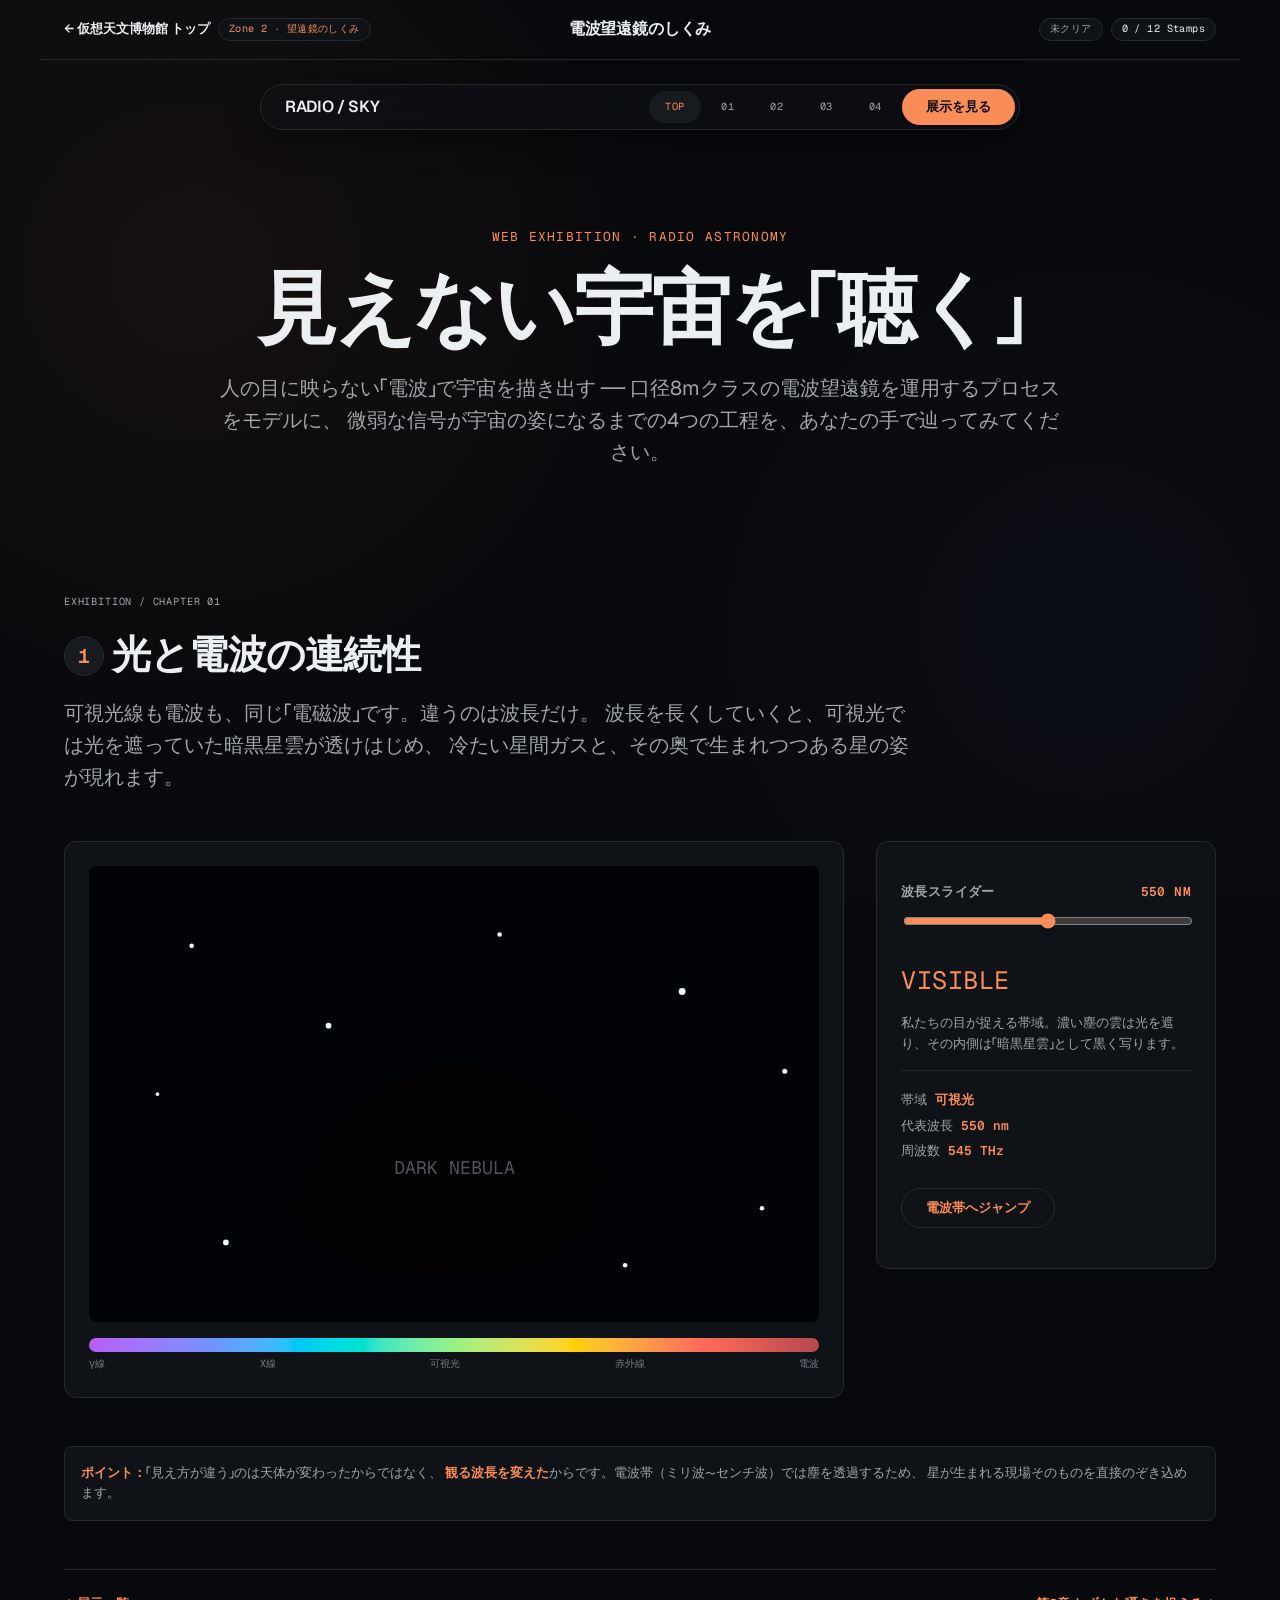
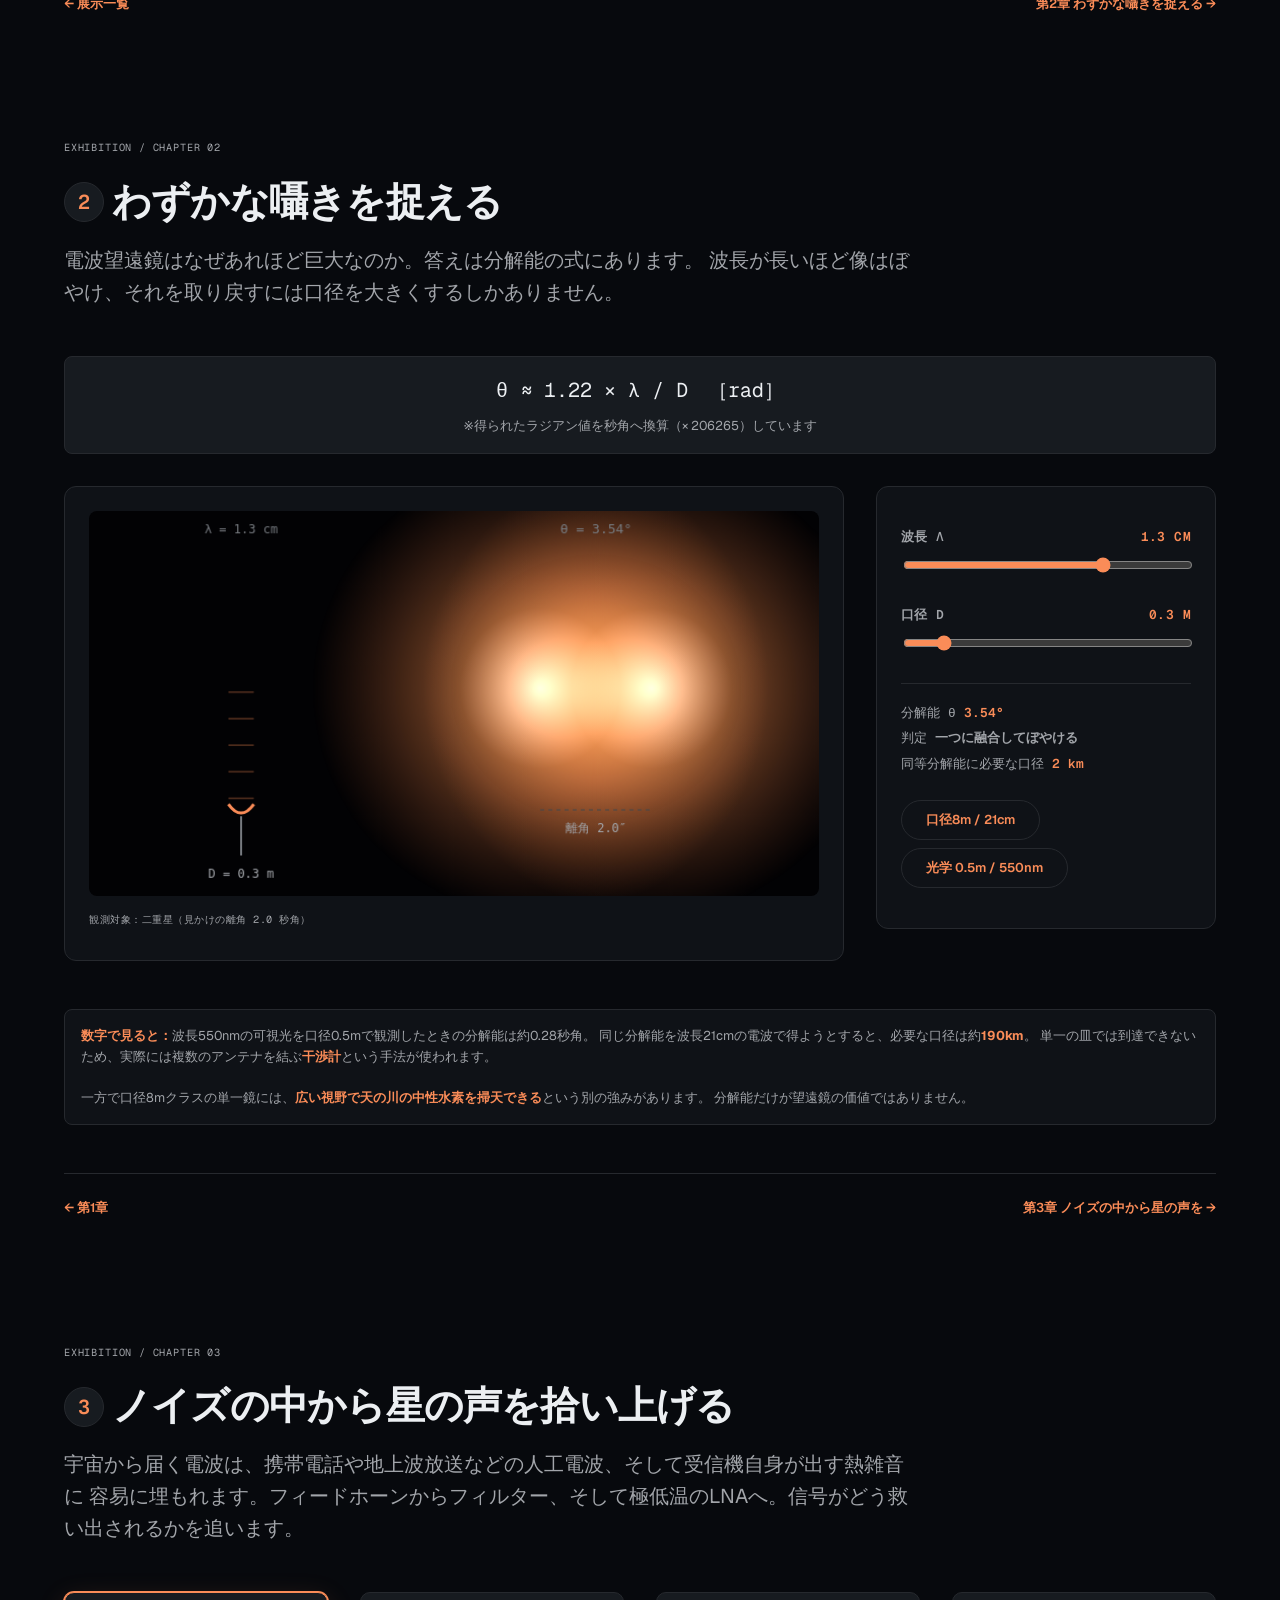
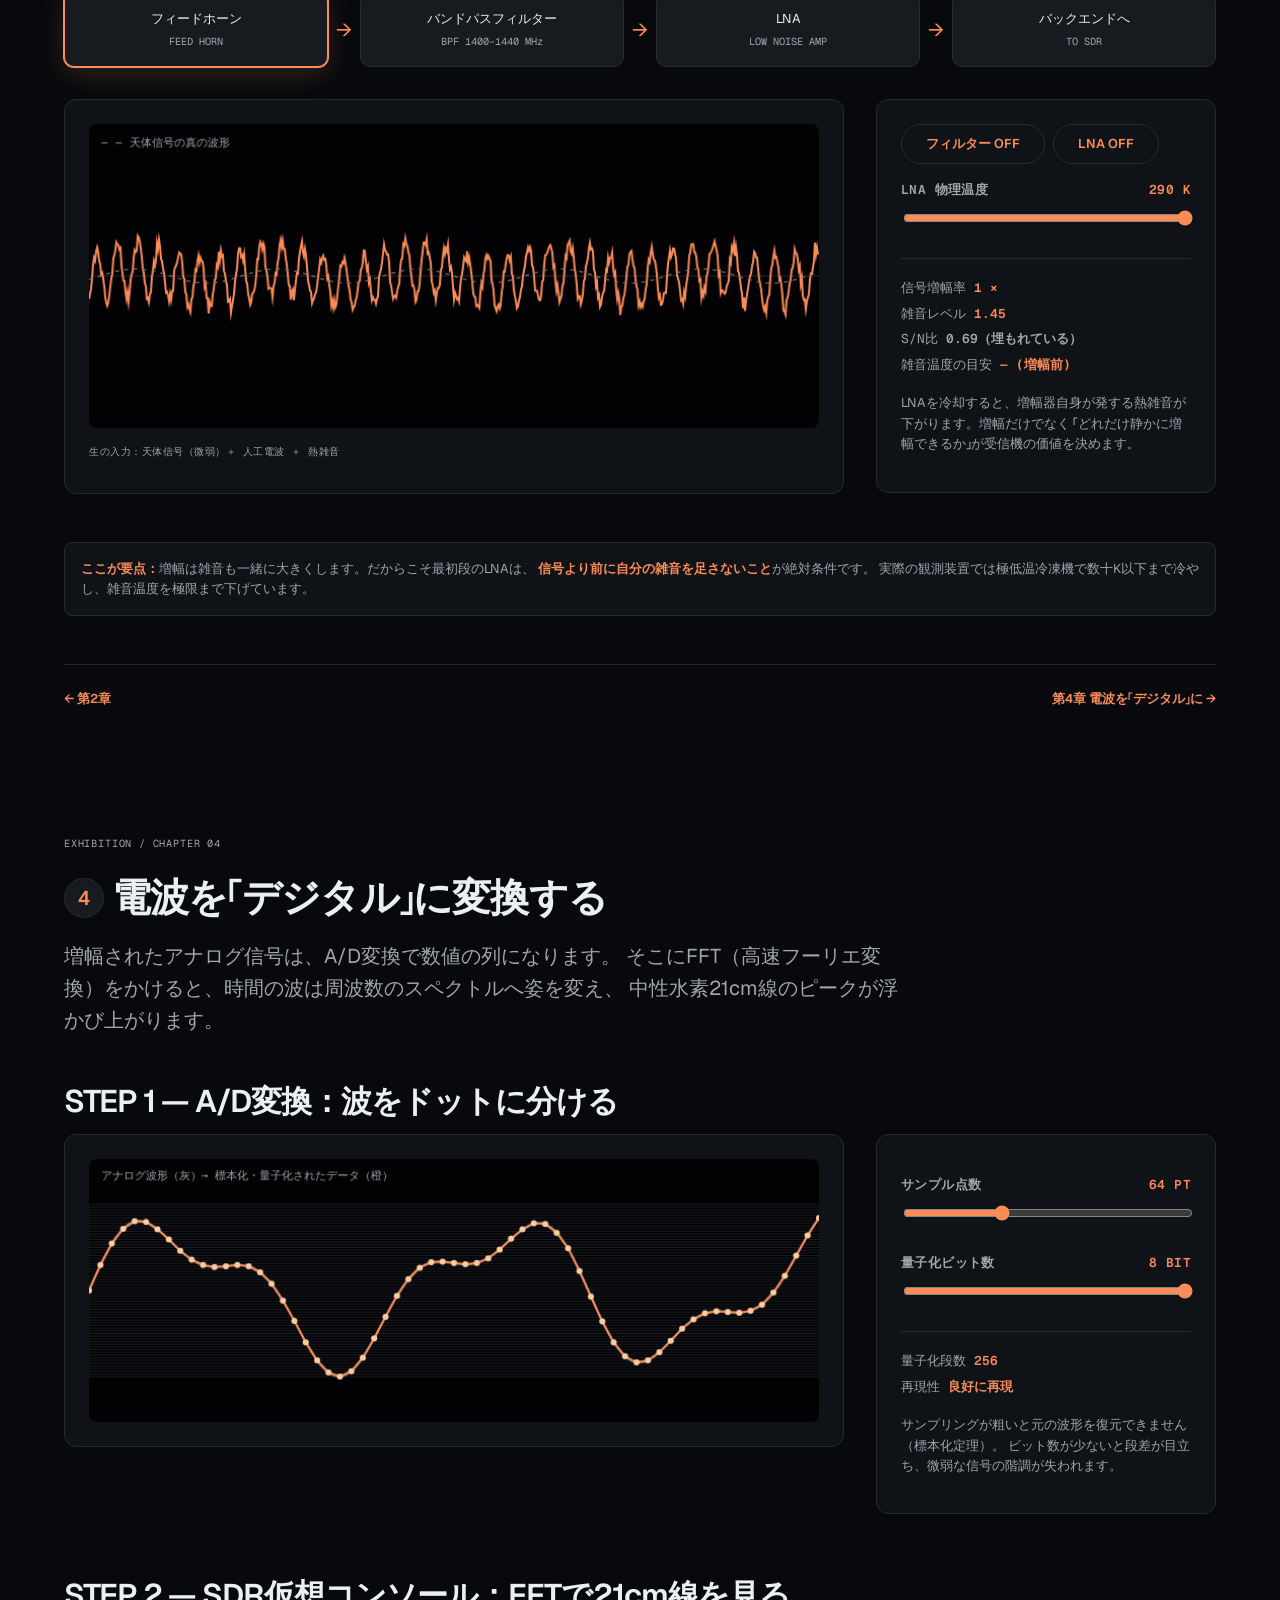
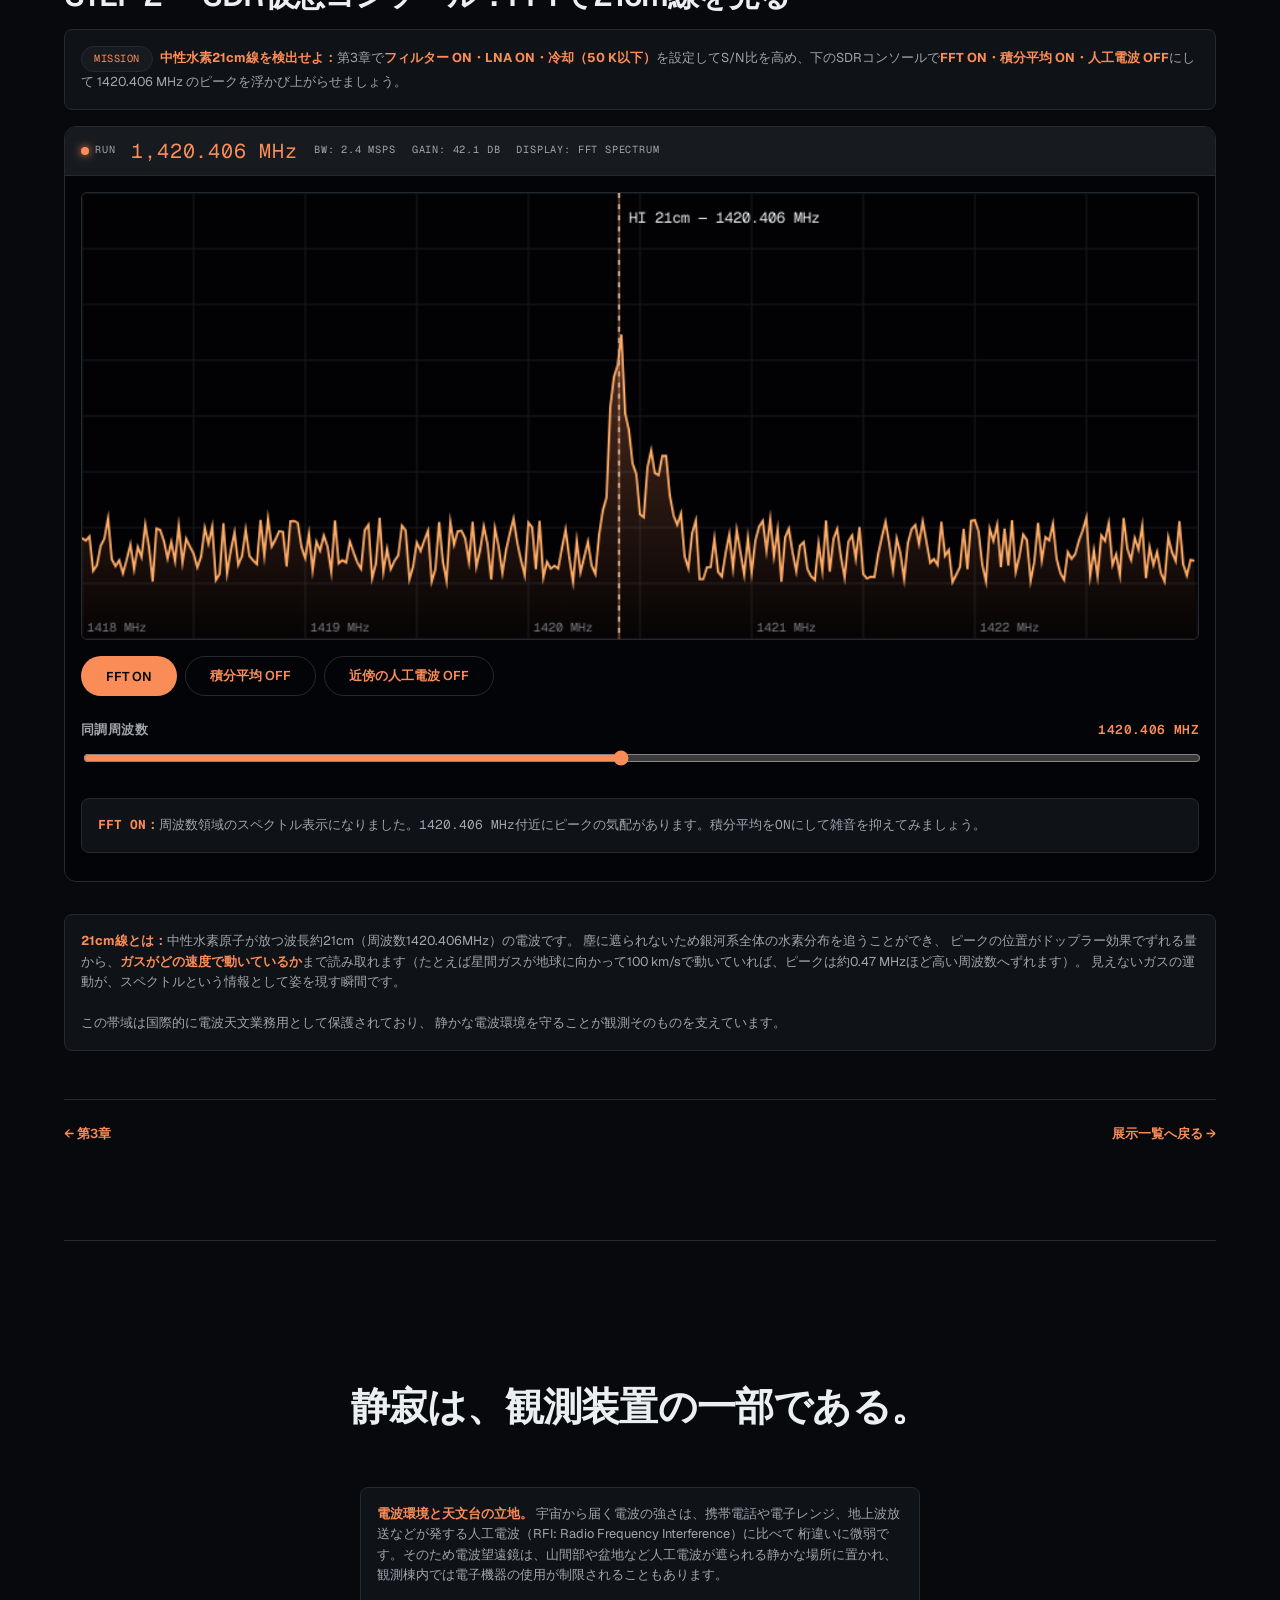
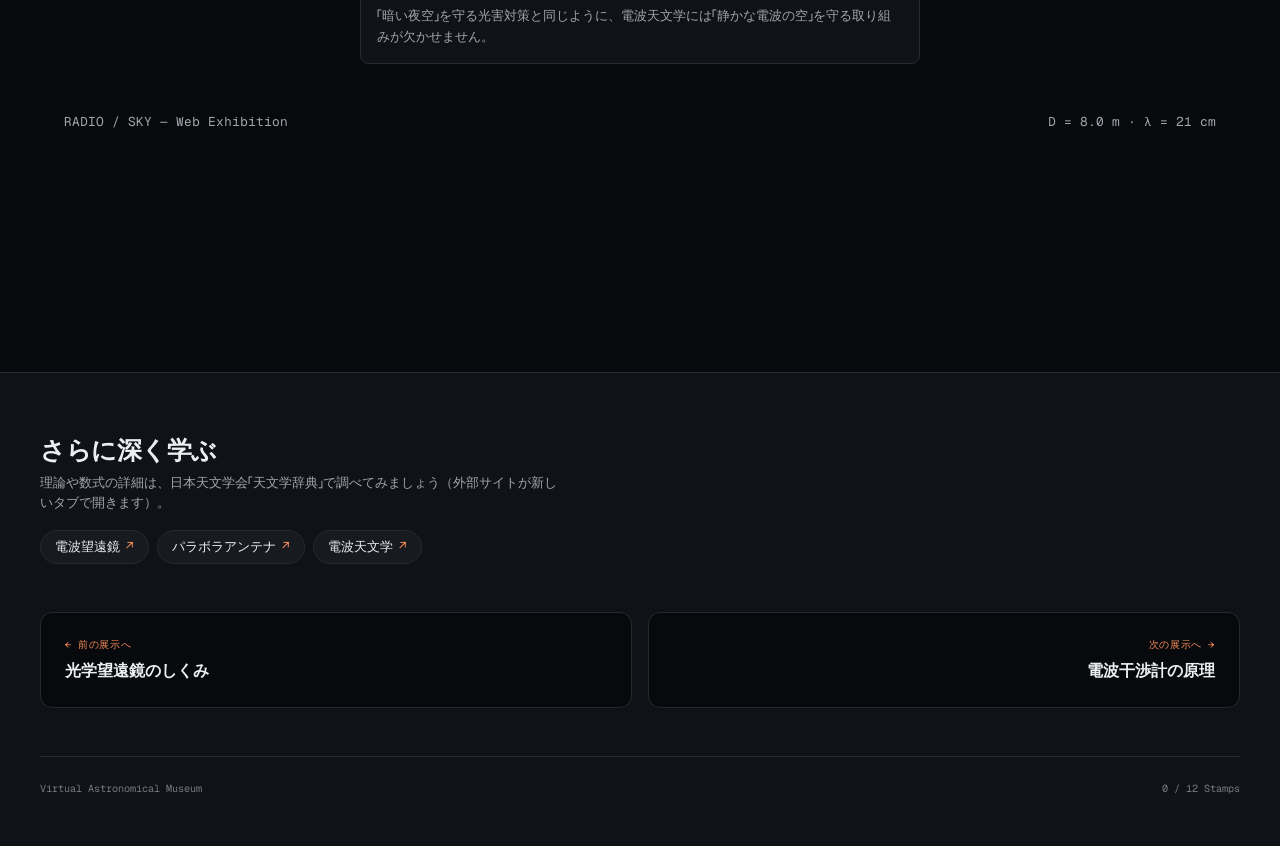
<file: radio_telescope.html>
<!doctype html>
<html lang="ja">
  <head>
    <meta charset="UTF-8" />
    <meta name="viewport" content="width=device-width, initial-scale=1" />
    <title>見えない宇宙を「聴く」 〜電波天文学への招待〜</title>
    <link rel="stylesheet" href="style.css" />
    <script src="common-ui.js" defer></script>
    <style>
      /* Hallmark · genre: atmospheric · macrostructure: 18-portfolio-grid · theme: bloom · nav: N5 · footer: Ft5 */
      @import url("https://fonts.googleapis.com/css2?family=Geist:wght@400;600&family=Geist+Mono&display=swap");

      :root {
        --color-paper: oklch(14% 0.01 260);
        --color-paper-2: oklch(18% 0.012 260);
        --color-paper-3: oklch(22% 0.012 260);
        --color-rule: oklch(28% 0.01 260);
        --color-neutral: oklch(58% 0.01 260);
        --color-muted: oklch(72% 0.008 260);
        --color-ink: oklch(95% 0.005 260);
        --color-accent: oklch(75% 0.15 45);
        --color-focus: oklch(75% 0.18 45);

        --font-display: "Geist", system-ui, sans-serif;
        --font-body: "Geist", system-ui, sans-serif;
        --font-outlier: "Geist Mono", monospace;

        --space-xs: 0.25rem;
        --space-sm: 0.5rem;
        --space-md: 1rem;
        --space-lg: 1.5rem;
        --space-xl: 2rem;
        --space-2xl: 3rem;
        --space-3xl: 4rem;
        --space-4xl: 6rem;

        --text-xs: 0.64rem;
        --text-sm: 0.8rem;
        --text-base: 1rem;
        --text-md: 1.25rem;
        --text-lg: 1.5625rem;
        --text-xl: 1.9531rem;
        --text-2xl: 2.4414rem;
        --text-3xl: 3.0518rem;
        --text-display: clamp(2.75rem, 5vw + 1rem, 5.25rem);
      }

      /* Base */
      *,
      *::before,
      *::after {
        box-sizing: border-box;
      }

      body,
      html {
        margin: 0;
        padding: 0;
        background: var(--color-paper);
        color: var(--color-ink);
        font-family: var(--font-body);
        font-weight: 400;
        line-height: 1.6;
        overflow-x: clip;
      }
      body {
        background-image: radial-gradient(circle at 15% 30%, oklch(40% 0.08 45 / 0.15) 0%, transparent 40%), radial-gradient(circle at 85% 70%, oklch(35% 0.06 280 / 0.1) 0%, transparent 40%);
        background-attachment: fixed;
        background-repeat: no-repeat;
      }

      h1,
      h2,
      h3,
      h4 {
        font-family: var(--font-display);
        font-weight: 600;
        line-height: 1.1;
        margin: 0;
        letter-spacing: -0.03em;
      }
      a {
        color: inherit;
        text-decoration: none;
      }

      .page-container {
        max-width: 1200px;
        margin: 0 auto;
        padding: 0 var(--space-lg);
        padding-bottom: var(--space-4xl);
      }

      /* N5 Floating Pill Nav */
      .nav-pill {
        position: sticky;
        top: var(--space-md);
        margin: 0 auto var(--space-3xl) auto;
        max-width: 760px;
        background: oklch(18% 0.012 260 / 0.6);
        backdrop-filter: blur(12px) saturate(150%);
        border: 1px solid var(--color-rule);
        border-radius: 9999px;
        padding: var(--space-xs) var(--space-xs) var(--space-xs) var(--space-lg);
        display: flex;
        align-items: center;
        justify-content: space-between;
        z-index: 100;
        box-shadow: 0 8px 32px rgba(0, 0, 0, 0.4);
      }
      .nav-pill__wordmark {
        font-family: var(--font-display);
        font-weight: 600;
        letter-spacing: -0.02em;
        color: var(--color-ink);
        white-space: nowrap;
      }
      .nav-pill__actions {
        display: flex;
        gap: var(--space-xs);
        align-items: center;
      }
      .nav-pill__link {
        font-family: var(--font-outlier);
        font-size: var(--text-xs);
        text-transform: uppercase;
        letter-spacing: 0.06em;
        color: var(--color-muted);
        padding: var(--space-sm) var(--space-md);
        border-radius: 9999px;
        cursor: pointer;
        transition:
          color 0.2s ease,
          background 0.2s ease;
      }
      .nav-pill__link:hover {
        color: var(--color-ink);
        background: var(--color-paper-3);
      }
      .nav-pill__link.is-current {
        color: var(--color-accent);
        background: var(--color-paper-3);
      }
      .nav-pill__btn {
        background: var(--color-accent);
        color: var(--color-paper);
        padding: var(--space-sm) var(--space-lg);
        border-radius: 9999px;
        font-weight: 600;
        font-size: var(--text-sm);
        transition:
          transform 0.2s ease,
          opacity 0.2s ease;
        cursor: pointer;
        border: none;
        font-family: var(--font-body);
      }
      .nav-pill__btn:hover {
        transform: translateY(-1px);
        opacity: 0.9;
      }

      /* Portfolio Header */
      .portfolio-header {
        margin-bottom: var(--space-2xl);
        text-align: center;
      }
      .portfolio-header__tagline {
        font-family: var(--font-outlier);
        font-size: var(--text-sm);
        text-transform: uppercase;
        letter-spacing: 0.1em;
        color: var(--color-accent);
        margin-bottom: var(--space-md);
      }
      .portfolio-header__title {
        font-size: var(--text-display);
        margin-bottom: var(--space-md);
      }

      /* Portfolio Grid */
      .portfolio-grid {
        display: grid;
        grid-template-columns: repeat(auto-fill, minmax(320px, 1fr));
        gap: var(--space-xl);
        margin-bottom: var(--space-4xl);
      }
      .exhibit-card {
        background: var(--color-paper-2);
        border: 1px solid var(--color-rule);
        border-radius: 12px;
        overflow: hidden;
        transition:
          transform 0.3s ease,
          box-shadow 0.3s ease;
        display: flex;
        flex-direction: column;
      }
      .exhibit-card:hover {
        transform: translateY(-4px);
        box-shadow: 0 12px 40px oklch(75% 0.15 45 / 0.1);
        border-color: var(--color-neutral);
      }
      .exhibit-card__visual {
        height: 200px;
        background: var(--color-paper-3);
        position: relative;
        display: flex;
        align-items: center;
        justify-content: center;
        overflow: hidden;
      }
      .exhibit-card__visual::before {
        content: "";
        position: absolute;
        inset: 0;
        background-image: radial-gradient(var(--color-neutral) 1px, transparent 1px);
        background-size: 20px 20px;
        opacity: 0.3;
      }
      .exhibit-card__content {
        padding: var(--space-lg);
        display: flex;
        flex-direction: column;
        flex-grow: 1;
      }
      .exhibit-card__meta {
        font-family: var(--font-outlier);
        font-size: var(--text-xs);
        color: var(--color-muted);
        text-transform: uppercase;
        letter-spacing: 0.05em;
        margin-bottom: var(--space-sm);
      }
      .exhibit-card__title {
        font-size: var(--text-lg);
        margin-bottom: var(--space-sm);
      }
      .exhibit-card__desc {
        color: var(--color-neutral);
        font-size: var(--text-sm);
        margin-bottom: var(--space-lg);
        flex-grow: 1;
      }
      .exhibit-card__link {
        font-size: var(--text-sm);
        font-weight: 600;
        color: var(--color-ink);
        display: inline-flex;
        align-items: center;
        gap: var(--space-xs);
        cursor: pointer;
      }
      .exhibit-card__link::after {
        content: "→";
        color: var(--color-accent);
        transition: transform 0.2s ease;
      }
      .exhibit-card:hover .exhibit-card__link::after {
        transform: translateX(4px);
      }

      /* Ft5 Statement Footer */
      .footer-statement {
        border-top: 1px solid var(--color-rule);
        padding-top: var(--space-4xl);
        padding-bottom: var(--space-2xl);
        text-align: center;
      }
      .footer-statement__text {
        font-size: var(--text-2xl);
        font-weight: 600;
        letter-spacing: -0.02em;
        margin-bottom: var(--space-2xl);
        max-width: 38ch;
        margin-left: auto;
        margin-right: auto;
      }
      .footer-statement__meta {
        display: flex;
        justify-content: space-between;
        align-items: center;
        font-family: var(--font-outlier);
        font-size: var(--text-sm);
        color: var(--color-muted);
      }

      /* Shared Components */
      .section-title {
        font-family: var(--font-display);
        font-size: var(--text-2xl);
        font-weight: 600;
        margin-bottom: var(--space-sm);
        display: flex;
        align-items: center;
        gap: var(--space-sm);
        letter-spacing: -0.02em;
      }
      .section-num {
        font-family: var(--font-outlier);
        display: inline-flex;
        align-items: center;
        justify-content: center;
        width: 40px;
        height: 40px;
        border-radius: 50%;
        background: var(--color-paper-3);
        color: var(--color-accent);
        font-size: var(--text-md);
        font-weight: 600;
        flex-shrink: 0;
        border: 1px solid var(--color-rule);
      }
      .section-lead {
        color: var(--color-muted);
        font-size: var(--text-md);
        margin-bottom: var(--space-2xl);
        max-width: 65ch;
      }
      .card {
        background: var(--color-paper-2);
        border: 1px solid var(--color-rule);
        border-radius: 12px;
        padding: var(--space-xl);
      }
      .card h2 {
        font-size: var(--text-xl);
        margin-bottom: var(--space-xs);
        color: var(--color-ink);
      }
      .chip,
      .stat-chip,
      .n-badge {
        display: inline-block;
        font-family: var(--font-outlier);
        font-size: var(--text-xs);
        text-transform: uppercase;
        letter-spacing: 0.05em;
        padding: 4px 12px;
        border-radius: 9999px;
        background: var(--color-paper-3);
        color: var(--color-accent);
        border: 1px solid var(--color-rule);
      }
      .btn,
      button.btn-primary,
      button.btn-outline,
      button.btn {
        font-family: var(--font-body);
        font-size: var(--text-sm);
        font-weight: 600;
        padding: 10px 24px;
        border-radius: 9999px;
        border: 1px solid transparent;
        cursor: pointer;
        transition:
          transform 0.2s ease,
          filter 0.2s ease,
          opacity 0.2s ease;
        display: inline-flex;
        align-items: center;
        justify-content: center;
      }
      .btn:active {
        transform: scale(0.97);
      }
      .btn:disabled {
        opacity: 0.5;
        cursor: not-allowed;
        transform: none;
      }
      .btn-primary,
      button.btn-primary {
        background: var(--color-accent);
        color: var(--color-paper);
      }
      .btn-primary:hover:not(:disabled) {
        filter: brightness(1.1);
      }
      .btn-outline,
      button.btn-outline {
        background: transparent;
        color: var(--color-accent);
        border-color: var(--color-rule);
      }
      .btn-outline:hover:not(:disabled) {
        background: var(--color-paper-3);
      }
      .hint {
        font-size: var(--text-sm);
        color: var(--color-muted);
        margin-top: var(--space-md);
        padding: var(--space-md);
        background: var(--color-paper-2);
        border-radius: 8px;
        border: 1px solid var(--color-rule);
      }
      .hint b {
        color: var(--color-accent);
      }
      input[type="range"] {
        accent-color: var(--color-accent);
      }

      /* Exhibit Page Additions */
      .view {
        display: block;
        padding-top: 100px; /* スクロール時のヘッダー被り防止 */
        margin-top: -80px;
        margin-bottom: var(--space-4xl);
      }

      .breadcrumb {
        font-family: var(--font-outlier);
        font-size: var(--text-xs);
        text-transform: uppercase;
        letter-spacing: 0.08em;
        color: var(--color-muted);
        margin-bottom: var(--space-lg);
      }
      .breadcrumb a {
        cursor: pointer;
      }
      .breadcrumb a:hover {
        color: var(--color-accent);
      }

      .sim-layout {
        display: grid;
        grid-template-columns: 1fr 340px;
        gap: var(--space-xl);
        align-items: start;
        margin-bottom: var(--space-2xl);
      }
      .sim-stage {
        background: var(--color-paper-2);
        border: 1px solid var(--color-rule);
        border-radius: 12px;
        padding: var(--space-lg);
        position: relative;
        overflow: hidden;
      }
      .sim-panel {
        background: var(--color-paper-2);
        border: 1px solid var(--color-rule);
        border-radius: 12px;
        padding: var(--space-lg);
        position: sticky;
        top: 96px;
      }
      .control-row {
        margin-bottom: var(--space-lg);
      }
      .control-row label {
        display: flex;
        justify-content: space-between;
        align-items: baseline;
        font-size: var(--text-sm);
        font-weight: 600;
        margin-bottom: var(--space-sm);
      }
      .control-row .val {
        font-family: var(--font-outlier);
        color: var(--color-accent);
        font-size: var(--text-sm);
      }
      input[type="range"] {
        width: 100%;
      }

      .readout {
        font-family: var(--font-outlier);
        font-size: var(--text-sm);
        color: var(--color-muted);
        border-top: 1px solid var(--color-rule);
        padding-top: var(--space-md);
        margin-top: var(--space-md);
        line-height: 2;
      }
      .readout strong {
        color: var(--color-accent);
        font-weight: 600;
      }

      .formula {
        font-family: var(--font-outlier);
        background: var(--color-paper-3);
        border: 1px solid var(--color-rule);
        border-radius: 8px;
        padding: var(--space-md);
        text-align: center;
        font-size: var(--text-md);
        color: var(--color-ink);
        margin: var(--space-md) 0 var(--space-xl);
      }

      /* Ch1 */
      .spectrum-bar {
        height: 14px;
        border-radius: 9999px;
        margin: var(--space-md) 0 var(--space-xs);
        background: linear-gradient(90deg, oklch(65% 0.22 310), oklch(70% 0.2 270), oklch(80% 0.16 200), oklch(88% 0.17 140), oklch(88% 0.18 90), oklch(72% 0.19 30), oklch(55% 0.14 20));
      }
      .spectrum-ticks {
        display: flex;
        justify-content: space-between;
        font-family: var(--font-outlier);
        font-size: var(--text-xs);
        color: var(--color-neutral);
      }
      .band-name {
        font-family: var(--font-outlier);
        font-size: var(--text-lg);
        color: var(--color-accent);
        letter-spacing: 0.02em;
        margin: 0 0 var(--space-sm);
      }
      .sky-view {
        position: relative;
        width: 100%;
        aspect-ratio: 16/10;
        border-radius: 8px;
        overflow: hidden;
        background: oklch(10% 0.01 260);
      }
      .sky-layer {
        position: absolute;
        inset: 0;
        width: 100%;
        height: 100%;
        transition: opacity 0.4s ease;
      }

      /* Ch3 */
      .chain {
        display: flex;
        align-items: center;
        gap: var(--space-sm);
        flex-wrap: wrap;
        margin-bottom: var(--space-xl);
      }
      .chain-node {
        flex: 1 1 130px;
        background: var(--color-paper-3);
        border: 1px solid var(--color-rule);
        border-radius: 10px;
        padding: var(--space-md);
        text-align: center;
        font-size: var(--text-sm);
        transition:
          border-color 0.3s ease,
          box-shadow 0.3s ease;
      }
      .chain-node.is-active {
        border-color: var(--color-accent);
        box-shadow:
          0 0 0 1px var(--color-accent),
          0 8px 28px oklch(75% 0.15 45 / 0.18);
      }
      .chain-node small {
        display: block;
        font-family: var(--font-outlier);
        font-size: var(--text-xs);
        color: var(--color-muted);
        margin-top: 4px;
      }
      .chain-arrow {
        color: var(--color-accent);
        font-size: var(--text-md);
      }
      .toggle-row {
        display: flex;
        gap: var(--space-sm);
        flex-wrap: wrap;
        margin-bottom: var(--space-md);
      }

      /* Ch4 SDR */
      .sdr-console {
        background: oklch(11% 0.012 260);
        border: 1px solid var(--color-rule);
        border-radius: 12px;
        overflow: hidden;
        font-family: var(--font-outlier);
      }
      .sdr-bar {
        display: flex;
        align-items: center;
        gap: var(--space-md);
        padding: var(--space-sm) var(--space-md);
        background: var(--color-paper-3);
        border-bottom: 1px solid var(--color-rule);
        font-size: var(--text-xs);
        text-transform: uppercase;
        letter-spacing: 0.08em;
        color: var(--color-muted);
        flex-wrap: wrap;
      }
      .sdr-freq {
        font-size: var(--text-md);
        color: var(--color-accent);
        letter-spacing: 0.04em;
        text-transform: none;
      }
      .sdr-screen {
        padding: var(--space-md);
      }
      .sdr-canvas {
        width: 100%;
        display: block;
        border-radius: 6px;
        background: oklch(9% 0.01 260);
        border: 1px solid var(--color-rule);
      }
      .led {
        display: inline-block;
        width: 8px;
        height: 8px;
        border-radius: 50%;
        background: var(--color-neutral);
        margin-right: 6px;
        vertical-align: middle;
      }
      .led.on {
        background: var(--color-accent);
        box-shadow: 0 0 8px var(--color-accent);
      }

      .pager {
        display: flex;
        justify-content: space-between;
        gap: var(--space-md);
        border-top: 1px solid var(--color-rule);
        padding-top: var(--space-lg);
        margin-top: var(--space-2xl);
        font-size: var(--text-sm);
      }
      .pager a {
        color: var(--color-accent);
        font-weight: 600;
        cursor: pointer;
      }

      canvas.stage-canvas {
        width: 100%;
        height: auto;
        display: block;
        border-radius: 8px;
        background: oklch(9% 0.01 260);
      }

      @media (max-width: 900px) {
        .sim-layout {
          grid-template-columns: 1fr;
        }
        .sim-panel {
          position: static;
        }
      }
      @media (max-width: 768px) {
        .nav-pill {
          margin: var(--space-sm) var(--space-sm) var(--space-2xl);
          max-width: none;
          padding: var(--space-sm);
          border-radius: 12px;
          flex-wrap: wrap;
          gap: var(--space-sm);
          justify-content: center;
        }
        .portfolio-header__title {
          font-size: var(--text-3xl);
        }
        .portfolio-grid {
          grid-template-columns: 1fr;
        }
        .footer-statement__meta {
          flex-direction: column;
          gap: var(--space-md);
        }
        .footer-statement__text {
          font-size: var(--text-xl);
        }
      }
    </style>
  </head>
  <body data-app-id="radio_telescope">
    <!-- ============ N5 Floating Pill Nav ============ -->
    <nav class="nav-pill">
      <a class="nav-pill__wordmark" data-go="home">RADIO / SKY</a>
      <div class="nav-pill__actions">
        <a class="nav-pill__link is-current" data-go="home">Top</a>
        <a class="nav-pill__link" data-go="ch1">01</a>
        <a class="nav-pill__link" data-go="ch2">02</a>
        <a class="nav-pill__link" data-go="ch3">03</a>
        <a class="nav-pill__link" data-go="ch4">04</a>
        <a class="nav-pill__btn" data-go="ch1">展示を見る</a>
      </div>
    </nav>

    <div class="page-container">
      <!-- ================================================================
     VIEW : HOME
     ================================================================ -->
      <section class="view is-active" id="view-home">
        <header class="portfolio-header">
          <p class="portfolio-header__tagline">Web Exhibition · Radio Astronomy</p>
          <h1 class="portfolio-header__title">見えない宇宙を「聴く」</h1>
          <p class="section-lead" style="margin-left: auto; margin-right: auto">人の目に映らない「電波」で宇宙を描き出す ── 口径8mクラスの電波望遠鏡を運用するプロセスをモデルに、 微弱な信号が宇宙の姿になるまでの4つの工程を、あなたの手で辿ってみてください。</p>
        </header>


      </section>

      <!-- ================================================================
     VIEW : CHAPTER 1
     ================================================================ -->
      <section class="view" id="view-ch1">
        <p class="breadcrumb"><a data-go="home">Exhibition</a> / Chapter 01</p>
        <h1 class="section-title"><span class="section-num">1</span>光と電波の連続性</h1>
        <p class="section-lead">可視光線も電波も、同じ「電磁波」です。違うのは波長だけ。 波長を長くしていくと、可視光では光を遮っていた暗黒星雲が透けはじめ、 冷たい星間ガスと、その奥で生まれつつある星の姿が現れます。</p>

        <div class="sim-layout">
          <div class="sim-stage">
            <div class="sky-view" id="sky">
              <svg class="sky-layer" viewBox="0 0 640 400" preserveAspectRatio="none">
                <rect width="640" height="400" fill="oklch(12% 0.02 300)" />
                <circle cx="300" cy="180" r="10" fill="oklch(92% 0.20 300)" />
                <circle cx="430" cy="250" r="6" fill="oklch(88% 0.18 300)" />
                <circle cx="180" cy="120" r="4" fill="oklch(85% 0.16 300)" />
                <text x="320" y="360" text-anchor="middle" fill="oklch(60% 0.12 300)" font-family="Geist Mono, monospace" font-size="15">高エネルギー現象だけが点として光る</text>
              </svg>
              <svg class="sky-layer" viewBox="0 0 640 400" preserveAspectRatio="none">
                <rect width="640" height="400" fill="oklch(13% 0.02 270)" />
                <g fill="oklch(88% 0.16 250)">
                  <circle cx="300" cy="180" r="16" />
                  <circle cx="430" cy="250" r="10" />
                  <circle cx="180" cy="120" r="7" />
                  <circle cx="500" cy="120" r="5" />
                </g>
                <ellipse cx="300" cy="180" rx="90" ry="50" fill="oklch(60% 0.14 250)" opacity="0.18" />
                <text x="320" y="360" text-anchor="middle" fill="oklch(70% 0.14 250)" font-family="Geist Mono, monospace" font-size="15">数百万度の高温プラズマが輝く</text>
              </svg>
              <svg class="sky-layer" viewBox="0 0 640 400" preserveAspectRatio="none">
                <rect width="640" height="400" fill="oklch(10% 0.01 260)" />
                <g fill="oklch(97% 0.02 260)">
                  <circle cx="90" cy="70" r="2" />
                  <circle cx="210" cy="140" r="2.5" />
                  <circle cx="360" cy="60" r="2" />
                  <circle cx="520" cy="110" r="3" />
                  <circle cx="590" cy="300" r="2" />
                  <circle cx="120" cy="330" r="2.5" />
                  <circle cx="470" cy="350" r="2" />
                  <circle cx="260" cy="300" r="1.8" />
                  <circle cx="60" cy="200" r="1.6" />
                  <circle cx="610" cy="180" r="2.2" />
                </g>
                <path d="M180 300 C 220 180 320 150 400 200 C 470 240 460 330 380 350 C 300 370 200 360 180 300 Z" fill="oklch(8% 0.01 40)" />
                <text x="320" y="270" text-anchor="middle" fill="oklch(45% 0.02 260)" font-family="Geist Mono, monospace" font-size="16">DARK NEBULA</text>
              </svg>
              <svg class="sky-layer" viewBox="0 0 640 400" preserveAspectRatio="none">
                <rect width="640" height="400" fill="oklch(12% 0.02 40)" />
                <path d="M180 300 C 220 180 320 150 400 200 C 470 240 460 330 380 350 C 300 370 200 360 180 300 Z" fill="oklch(45% 0.10 40)" opacity="0.45" />
                <g fill="oklch(88% 0.16 60)">
                  <circle cx="300" cy="250" r="9" />
                  <circle cx="350" cy="280" r="7" />
                  <circle cx="260" cy="290" r="6" />
                </g>
                <text x="320" y="120" text-anchor="middle" fill="oklch(75% 0.15 45)" font-family="Geist Mono, monospace" font-size="15">雲に埋もれた若い星が透けて見える</text>
              </svg>
              <svg class="sky-layer" viewBox="0 0 640 400" preserveAspectRatio="none">
                <rect width="640" height="400" fill="oklch(13% 0.015 260)" />
                <g opacity="0.9">
                  <path d="M180 300 C 220 180 320 150 400 200 C 470 240 460 330 380 350 C 300 370 200 360 180 300 Z" fill="oklch(60% 0.16 45)" opacity="0.30" />
                  <path d="M215 295 C 245 205 330 180 395 220 C 450 252 440 320 375 337 C 305 353 232 344 215 295 Z" fill="oklch(70% 0.17 45)" opacity="0.35" />
                  <path d="M250 292 C 272 232 335 212 380 240 C 418 262 412 306 368 320 C 315 332 262 326 250 292 Z" fill="oklch(82% 0.17 55)" opacity="0.45" />
                </g>
                <text x="320" y="120" text-anchor="middle" fill="oklch(75% 0.15 45)" font-family="Geist Mono, monospace" font-size="15">COLD MOLECULAR GAS / HI 21cm</text>
              </svg>
            </div>

            <div class="spectrum-bar"></div>
            <div class="spectrum-ticks"><span>γ線</span><span>X線</span><span>可視光</span><span>赤外線</span><span>電波</span></div>
          </div>

          <aside class="sim-panel">
            <div class="control-row">
              <label for="wl">波長スライダー <span class="val" id="wlVal">550 nm</span></label>
              <input type="range" id="wl" min="0" max="100" value="50" />
            </div>
            <p class="band-name" id="bandName">VISIBLE</p>
            <p id="bandDesc" style="font-size: var(--text-sm); color: var(--color-muted)"></p>
            <div class="readout">
              帯域 <strong id="roBand">可視光</strong><br />
              代表波長 <strong id="roWl">550 nm</strong><br />
              周波数 <strong id="roFreq">545 THz</strong>
            </div>
            <div class="toggle-row" style="margin-top: var(--space-lg)">
              <button class="btn btn-outline" id="toRadio">電波帯へジャンプ</button>
            </div>
          </aside>
        </div>

        <div class="hint"><b>ポイント：</b>「見え方が違う」のは天体が変わったからではなく、 <b>観る波長を変えた</b>からです。電波帯（ミリ波〜センチ波）では塵を透過するため、 星が生まれる現場そのものを直接のぞき込めます。</div>

        <div class="pager">
          <a data-go="home">← 展示一覧</a>
          <a data-go="ch2">第2章 わずかな囁きを捉える →</a>
        </div>
      </section>

      <!-- ================================================================
     VIEW : CHAPTER 2
     ================================================================ -->
      <section class="view" id="view-ch2">
        <p class="breadcrumb"><a data-go="home">Exhibition</a> / Chapter 02</p>
        <h1 class="section-title"><span class="section-num">2</span>わずかな囁きを捉える</h1>
        <p class="section-lead">電波望遠鏡はなぜあれほど巨大なのか。答えは分解能の式にあります。 波長が長いほど像はぼやけ、それを取り戻すには口径を大きくするしかありません。</p>

        <div class="formula">
          θ ≈ 1.22 × λ / D　［rad］<br />
          <span style="font-size: var(--text-sm); color: var(--color-muted); font-family: var(--font-body); display: block; margin-top: 8px">※得られたラジアン値を秒角へ換算（× 206265）しています</span>
        </div>

        <div class="sim-layout">
          <div class="sim-stage">
            <canvas id="cv" class="stage-canvas" width="720" height="380"></canvas>
            <p class="exhibit-card__meta" style="margin-top: var(--space-md)">観測対象：二重星（見かけの離角 2.0 秒角）</p>
          </div>

          <aside class="sim-panel">
            <div class="control-row">
              <label for="lam">波長 λ <span class="val" id="lamV">21 cm</span></label>
              <input type="range" id="lam" min="0" max="100" value="70" />
            </div>
            <div class="control-row">
              <label for="dia">口径 D <span class="val" id="diaV">8.0 m</span></label>
              <input type="range" id="dia" min="0" max="100" value="12" />
            </div>
            <div class="readout">
              分解能 θ <strong id="theta">—</strong><br />
              判定 <strong id="verdict">—</strong><br />
              同等分解能に必要な口径 <strong id="need">—</strong>
            </div>
            <div class="toggle-row" style="margin-top: var(--space-lg)">
              <button class="btn btn-outline" id="preset8">口径8m / 21cm</button>
              <button class="btn btn-outline" id="presetOpt">光学 0.5m / 550nm</button>
            </div>
          </aside>
        </div>

        <div class="hint">
          <b>数字で見ると：</b>波長550nmの可視光を口径0.5mで観測したときの分解能は約0.28秒角。 同じ分解能を波長21cmの電波で得ようとすると、必要な口径は約<b>190km</b>。 単一の皿では到達できないため、実際には複数のアンテナを結ぶ<b>干渉計</b>という手法が使われます。 <br /><br />
          一方で口径8mクラスの単一鏡には、<b>広い視野で天の川の中性水素を掃天できる</b>という別の強みがあります。 分解能だけが望遠鏡の価値ではありません。
        </div>

        <div class="pager">
          <a data-go="ch1">← 第1章</a>
          <a data-go="ch3">第3章 ノイズの中から星の声を →</a>
        </div>
      </section>

      <!-- ================================================================
     VIEW : CHAPTER 3
     ================================================================ -->
      <section class="view" id="view-ch3">
        <p class="breadcrumb"><a data-go="home">Exhibition</a> / Chapter 03</p>
        <h1 class="section-title"><span class="section-num">3</span>ノイズの中から星の声を拾い上げる</h1>
        <p class="section-lead">宇宙から届く電波は、携帯電話や地上波放送などの人工電波、そして受信機自身が出す熱雑音に 容易に埋もれます。フィードホーンからフィルター、そして極低温のLNAへ。信号がどう救い出されるかを追います。</p>

        <div class="chain">
          <div class="chain-node is-active" id="n1">フィードホーン<small>FEED HORN</small></div>
          <span class="chain-arrow">→</span>
          <div class="chain-node" id="n2">バンドパスフィルター<small>BPF 1400–1440 MHz</small></div>
          <span class="chain-arrow">→</span>
          <div class="chain-node" id="n3">LNA<small>LOW NOISE AMP</small></div>
          <span class="chain-arrow">→</span>
          <div class="chain-node" id="n4">バックエンドへ<small>TO SDR</small></div>
        </div>

        <div class="sim-layout">
          <div class="sim-stage">
            <canvas id="wave" class="stage-canvas" width="720" height="300"></canvas>
            <p class="exhibit-card__meta" style="margin-top: var(--space-md)" id="stageLabel">生の入力：天体信号（微弱）＋ 人工電波 ＋ 熱雑音</p>
          </div>

          <aside class="sim-panel">
            <div class="toggle-row">
              <button class="btn btn-outline" id="bpf">フィルター OFF</button>
              <button class="btn btn-outline" id="lna">LNA OFF</button>
            </div>
            <div class="control-row">
              <label for="temp">LNA 物理温度 <span class="val" id="tempV">290 K</span></label>
              <input type="range" id="temp" min="15" max="290" value="290" />
            </div>
            <div class="readout">
              信号増幅率 <strong id="sig">1 ×</strong><br />
              雑音レベル <strong id="noi">1.00</strong><br />
              S/N比 <strong id="snr">—</strong><br />
              雑音温度の目安 <strong id="tsys">—</strong>
            </div>
            <p style="font-size: var(--text-sm); color: var(--color-muted); margin-top: var(--space-md)">LNAを冷却すると、増幅器自身が発する熱雑音が下がります。増幅だけでなく 「どれだけ静かに増幅できるか」が受信機の価値を決めます。</p>
          </aside>
        </div>

        <div class="hint"><b>ここが要点：</b>増幅は雑音も一緒に大きくします。だからこそ最初段のLNAは、 <b>信号より前に自分の雑音を足さないこと</b>が絶対条件です。 実際の観測装置では極低温冷凍機で数十K以下まで冷やし、雑音温度を極限まで下げています。</div>

        <div class="pager">
          <a data-go="ch2">← 第2章</a>
          <a data-go="ch4">第4章 電波を「デジタル」に →</a>
        </div>
      </section>

      <!-- ================================================================
     VIEW : CHAPTER 4
     ================================================================ -->
      <section class="view" id="view-ch4">
        <p class="breadcrumb"><a data-go="home">Exhibition</a> / Chapter 04</p>
        <h1 class="section-title"><span class="section-num">4</span>電波を「デジタル」に変換する</h1>
        <p class="section-lead">増幅されたアナログ信号は、A/D変換で数値の列になります。 そこにFFT（高速フーリエ変換）をかけると、時間の波は周波数のスペクトルへ姿を変え、 中性水素21cm線のピークが浮かび上がります。</p>

        <h2 style="font-size: var(--text-xl); margin-bottom: var(--space-md)">STEP 1 — A/D変換：波をドットに分ける</h2>
        <div class="sim-layout">
          <div class="sim-stage">
            <canvas id="adc" class="stage-canvas" width="720" height="260"></canvas>
          </div>
          <aside class="sim-panel">
            <div class="control-row">
              <label for="fs">サンプル点数 <span class="val" id="fsV">64 pt</span></label>
              <input type="range" id="fs" min="6" max="180" value="64" />
            </div>
            <div class="control-row">
              <label for="bits">量子化ビット数 <span class="val" id="bitsV">8 bit</span></label>
              <input type="range" id="bits" min="1" max="8" value="8" />
            </div>
            <div class="readout">
              量子化段数 <strong id="steps">256</strong><br />
              再現性 <strong id="fidelity">—</strong>
            </div>
            <p style="font-size: var(--text-sm); color: var(--color-muted); margin-top: var(--space-md)">サンプリングが粗いと元の波形を復元できません（標本化定理）。 ビット数が少ないと段差が目立ち、微弱な信号の階調が失われます。</p>
          </aside>
        </div>

        <h2 style="font-size: var(--text-xl); margin: var(--space-3xl) 0 var(--space-md)">STEP 2 — SDR仮想コンソール：FFTで21cm線を見る</h2>
        <div class="hint" style="margin-bottom: var(--space-md)">
          <span class="chip" style="margin-right: var(--space-xs)">MISSION</span>
          <b>中性水素21cm線を検出せよ：</b>第3章で<b>フィルター ON・LNA ON・冷却（50 K以下）</b>を設定してS/N比を高め、下のSDRコンソールで<b>FFT ON・積分平均 ON・人工電波 OFF</b>にして 1420.406 MHz のピークを浮かび上がらせましょう。
        </div>

        <div class="sdr-console">
          <div class="sdr-bar">
            <span><span class="led on"></span>RUN</span>
            <span class="sdr-freq" id="freqDisp">1,420.406 MHz</span>
            <span>BW: 2.4 MSPS</span>
            <span>GAIN: 42.1 dB</span>
            <span id="modeDisp">DISPLAY: FFT SPECTRUM</span>
          </div>
          <div class="sdr-screen">
            <canvas id="sdr" class="sdr-canvas" width="900" height="360"></canvas>
            <div class="toggle-row" style="margin-top: var(--space-md)">
              <button class="btn btn-primary" id="fftBtn">FFT ON</button>
              <button class="btn btn-outline" id="avgBtn">積分平均 OFF</button>
              <button class="btn btn-outline" id="rfiBtn">近傍の人工電波 OFF</button>
            </div>
            <div class="control-row" style="margin-top: var(--space-lg)">
              <label for="tune">同調周波数 <span class="val" id="tuneV">1420.406 MHz</span></label>
              <input type="range" id="tune" min="1418000" max="1423000" value="1420406" />
            </div>
            <p id="sdrNote" class="hint" style="margin-top: 0"></p>
          </div>
        </div>

        <div class="hint" style="margin-top: var(--space-xl)">
          <b>21cm線とは：</b>中性水素原子が放つ波長約21cm（周波数1420.406MHz）の電波です。 塵に遮られないため銀河系全体の水素分布を追うことができ、 ピークの位置がドップラー効果でずれる量から、<b>ガスがどの速度で動いているか</b>まで読み取れます（たとえば星間ガスが地球に向かって100 km/sで動いていれば、ピークは約0.47 MHzほど高い周波数へずれます）。 見えないガスの運動が、スペクトルという情報として姿を現す瞬間です。 <br /><br />
          この帯域は国際的に電波天文業務用として保護されており、 静かな電波環境を守ることが観測そのものを支えています。
        </div>

        <div class="pager">
          <a data-go="ch3">← 第3章</a>
          <a data-go="home">展示一覧へ戻る →</a>
        </div>
      </section>

      <!-- ============ Ft5 Statement Footer ============ -->
      <footer class="footer-statement">
        <p class="footer-statement__text">静寂は、観測装置の一部である。</p>
        <div class="hint" style="text-align: left; max-width: 70ch; margin: 0 auto var(--space-2xl) auto">
          <b>電波環境と天文台の立地。</b>
          宇宙から届く電波の強さは、携帯電話や電子レンジ、地上波放送などが発する人工電波（RFI: Radio Frequency Interference）に比べて 桁違いに微弱です。そのため電波望遠鏡は、山間部や盆地など人工電波が遮られる静かな場所に置かれ、 観測棟内では電子機器の使用が制限されることもあります。<br /><br />
          「暗い夜空」を守る光害対策と同じように、電波天文学には「静かな電波の空」を守る取り組みが欠かせません。
        </div>
        <div class="footer-statement__meta">
          <span>RADIO / SKY — Web Exhibition</span>
          <span>D = 8.0 m · λ = 21 cm</span>
        </div>
      </footer>
    </div>
    <!-- /page-container -->

    <script>
      /* ==========================================================
   Router : view switching
   ========================================================== */
      const views = document.querySelectorAll(".view");
      const navLinks = document.querySelectorAll(".nav-pill__link");

      function go(id) {
        const target = document.getElementById("view-" + id);
        if (target) {
          window.scrollTo({
            top: target.offsetTop - 20,
            behavior: "smooth",
          });
        }
      }

      document.addEventListener("click", (e) => {
        const el = e.target.closest("[data-go]");
        if (el) {
          e.preventDefault();
          go(el.dataset.go);
        }
      });

      const observer = new IntersectionObserver(
        (entries) => {
          entries.forEach((entry) => {
            if (entry.isIntersecting) {
              const activeId = entry.target.id.replace("view-", "");
              navLinks.forEach((l) => l.classList.toggle("is-current", l.dataset.go === activeId));
            }
          });
        },
        { rootMargin: "-20% 0px -60% 0px" },
      );

      views.forEach((v) => observer.observe(v));

      /* ==========================================================
   Chapter 1 : Wavelength slider
   ========================================================== */
      const BANDS = [
        { n: "GAMMA-RAY", jp: "ガンマ線", wl: "0.001 nm", fq: "300 EHz", d: "原子核レベルの激しい現象。超新星残骸やブラックホール周辺の高エネルギー放射だけが点として光ります。" },
        { n: "X-RAY", jp: "X線", wl: "1 nm", fq: "300 PHz", d: "数百万度の高温プラズマ。銀河団の中を満たす熱いガスが輝いて見えます。" },
        { n: "VISIBLE", jp: "可視光", wl: "550 nm", fq: "545 THz", d: "私たちの目が捉える帯域。濃い塵の雲は光を遮り、その内側は「暗黒星雲」として黒く写ります。" },
        { n: "INFRARED", jp: "赤外線", wl: "10 μm", fq: "30 THz", d: "塵をある程度透過。雲に埋もれた生まれたての星が、その熱でぼんやり浮かび上がります。" },
        { n: "RADIO", jp: "電波", wl: "21 cm", fq: "1420 MHz", d: "塵を完全に透過し、冷たい星間ガスそのものが放つ電波を捉えます。中性水素21cm線は、その代表的な指標です。" },
      ];
      const skyLayers = document.querySelectorAll("#sky .sky-layer");
      const wl = document.getElementById("wl");

      function renderCh1() {
        const pos = (+wl.value / 100) * (BANDS.length - 1);
        skyLayers.forEach((el, i) => {
          const dist = Math.abs(pos - i);
          el.style.opacity = Math.max(0, 1 - dist).toFixed(3);
          el.style.zIndex = Math.round(10 - dist * 10);
        });
        const b = BANDS[Math.round(pos)];
        document.getElementById("bandName").textContent = b.n;
        document.getElementById("bandDesc").textContent = b.d;
        document.getElementById("wlVal").textContent = b.wl;
        document.getElementById("roBand").textContent = b.jp;
        document.getElementById("roWl").textContent = b.wl;
        document.getElementById("roFreq").textContent = b.fq;
      }
      wl.addEventListener("input", renderCh1);
      document.getElementById("toRadio").addEventListener("click", () => {
        wl.value = 100;
        renderCh1();
      });
      renderCh1();

      /* ==========================================================
   Chapter 2 : Diffraction limit simulator
   ========================================================== */
      const cv = document.getElementById("cv"),
        ctx = cv.getContext("2d");
      const lam = document.getElementById("lam"),
        dia = document.getElementById("dia");
      const lamMin = Math.log10(5.5e-7),
        lamMax = Math.log10(1);
      const dMin = Math.log10(0.1),
        dMax = Math.log10(300);
      const SEP_ARCSEC = 2.0;

      const lamVal = () => Math.pow(10, lamMin + ((lamMax - lamMin) * lam.value) / 100);
      const diaVal = () => Math.pow(10, dMin + ((dMax - dMin) * dia.value) / 100);
      function fmtLam(m) {
        if (m < 1e-6) return (m * 1e9).toFixed(0) + " nm";
        if (m < 1e-3) return (m * 1e6).toFixed(1) + " μm";
        if (m < 1) return (m * 100).toFixed(1) + " cm";
        return m.toFixed(2) + " m";
      }
      function fmtAng(as) {
        if (as < 1) return as.toFixed(3) + "″";
        if (as < 3600) return as.toFixed(1) + "″";
        return (as / 3600).toFixed(2) + "°";
      }
      const fmtD = (m) => (m >= 1000 ? (m / 1000).toFixed(0) + " km" : m.toFixed(1) + " m");

      function drawCh2() {
        const L = lamVal(),
          D = diaVal();
        const thetaAs = ((1.22 * L) / D) * 206265;

        document.getElementById("lamV").textContent = fmtLam(L);
        document.getElementById("diaV").textContent = fmtD(D);
        document.getElementById("theta").textContent = fmtAng(thetaAs);
        const ok = thetaAs <= SEP_ARCSEC;
        const vd = document.getElementById("verdict");
        vd.textContent = ok ? "二重星として分離できる" : "一つに融合してぼやける";
        vd.style.color = ok ? "oklch(75% 0.15 45)" : "oklch(72% 0.008 260)";
        document.getElementById("need").textContent = fmtD((1.22 * L) / (SEP_ARCSEC / 206265));

        ctx.clearRect(0, 0, cv.width, cv.height);
        ctx.textAlign = "center";

        // Parabolic antenna
        const px = 150,
          py = 300;
        const scale = Math.min(120, 22 * Math.pow(D, 0.42));
        ctx.strokeStyle = "oklch(75% 0.15 45)";
        ctx.lineWidth = 3;
        ctx.beginPath();
        ctx.moveTo(px - scale, py - scale * 0.85);
        ctx.quadraticCurveTo(px, py + scale * 0.55, px + scale, py - scale * 0.85);
        ctx.stroke();
        ctx.strokeStyle = "oklch(58% 0.01 260)";
        ctx.lineWidth = 2;
        ctx.beginPath();
        ctx.moveTo(px, py + scale * 0.1);
        ctx.lineTo(px, py + 40);
        ctx.stroke();
        ctx.fillStyle = "oklch(72% 0.008 260)";
        ctx.font = '12px "Geist Mono", monospace';
        ctx.fillText("D = " + fmtD(D), px, py + 62);

        // Incoming wavefronts (spacing ∝ wavelength)
        const waveGap = 8 + 26 * (lam.value / 100);
        ctx.strokeStyle = "oklch(75% 0.15 45 / 0.35)";
        ctx.lineWidth = 1.5;
        for (let y = py - scale * 0.9 - 110; y < py - scale * 0.75; y += waveGap) {
          if (y < 10) continue;
          ctx.beginPath();
          ctx.moveTo(px - scale, y);
          ctx.lineTo(px + scale, y);
          ctx.stroke();
        }
        ctx.fillStyle = "oklch(58% 0.01 260)";
        ctx.fillText("λ = " + fmtLam(L), px, 22);

        // Image of a double star
        const ix = 500,
          iy = 175,
          half = 55;
        const pxPerArcsec = half / (SEP_ARCSEC / 2);
        const blur = Math.max(2, Math.min(220, thetaAs * pxPerArcsec * 0.6));
        ctx.save();
        ctx.globalCompositeOperation = "lighter";
        [
          [ix - half, iy],
          [ix + half, iy],
        ].forEach(([sx, sy]) => {
          const g = ctx.createRadialGradient(sx, sy, 0, sx, sy, blur + 6);
          g.addColorStop(0, "oklch(96% 0.05 60 / 0.95)");
          g.addColorStop(0.35, "oklch(80% 0.16 50 / 0.45)");
          g.addColorStop(1, "oklch(60% 0.14 45 / 0)");
          ctx.fillStyle = g;
          ctx.beginPath();
          ctx.arc(sx, sy, blur + 6, 0, Math.PI * 2);
          ctx.fill();
        });
        ctx.restore();

        // Scale bar
        ctx.strokeStyle = "oklch(40% 0.01 260)";
        ctx.lineWidth = 1;
        ctx.setLineDash([4, 4]);
        ctx.beginPath();
        ctx.moveTo(ix - half, iy + 120);
        ctx.lineTo(ix + half, iy + 120);
        ctx.stroke();
        ctx.setLineDash([]);
        ctx.fillStyle = "oklch(72% 0.008 260)";
        ctx.fillText("離角 2.0″", ix, iy + 142);
        ctx.fillStyle = ok ? "oklch(75% 0.15 45)" : "oklch(58% 0.01 260)";
        ctx.font = '13px "Geist Mono", monospace';
        ctx.fillText("θ = " + fmtAng(thetaAs), ix, 22);
      }
      lam.addEventListener("input", drawCh2);
      dia.addEventListener("input", drawCh2);
      document.getElementById("preset8").addEventListener("click", () => {
        lam.value = ((Math.log10(0.21) - lamMin) / (lamMax - lamMin)) * 100;
        dia.value = ((Math.log10(8) - dMin) / (dMax - dMin)) * 100;
        drawCh2();
      });
      document.getElementById("presetOpt").addEventListener("click", () => {
        lam.value = 0;
        dia.value = ((Math.log10(0.5) - dMin) / (dMax - dMin)) * 100;
        drawCh2();
      });
      drawCh2();

      /* ==========================================================
   Chapter 3 : Front end (BPF + LNA)
   ========================================================== */
      const wc = document.getElementById("wave"),
        wg = wc.getContext("2d");
      let bpfOn = false,
        lnaOn = false,
        tPhase = 0;
      const bpfBtn = document.getElementById("bpf"),
        lnaBtn = document.getElementById("lna");
      const temp = document.getElementById("temp");

      bpfBtn.onclick = () => {
        bpfOn = !bpfOn;
        syncCh3();
      };
      lnaBtn.onclick = () => {
        lnaOn = !lnaOn;
        syncCh3();
      };
      temp.oninput = syncCh3;

      function syncCh3() {
        bpfBtn.textContent = "フィルター " + (bpfOn ? "ON" : "OFF");
        bpfBtn.className = bpfOn ? "btn btn-primary" : "btn btn-outline";
        lnaBtn.textContent = "LNA " + (lnaOn ? "ON" : "OFF");
        lnaBtn.className = lnaOn ? "btn btn-primary" : "btn btn-outline";
        document.getElementById("n2").classList.toggle("is-active", bpfOn);
        document.getElementById("n3").classList.toggle("is-active", lnaOn);
        document.getElementById("n4").classList.toggle("is-active", bpfOn && lnaOn);

        const T = +temp.value;
        document.getElementById("tempV").textContent = T + " K";
        const rfi = bpfOn ? 0.06 : 1.0;
        const thermal = lnaOn ? 0.12 + (T / 290) * 0.55 : 0.55;
        const noise = rfi * 0.9 + thermal;
        const snr = 1.0 / noise;

        document.getElementById("sig").textContent = (lnaOn ? 40 : 1) + " ×";
        document.getElementById("noi").textContent = noise.toFixed(2);
        const snrEl = document.getElementById("snr");
        snrEl.textContent = snr.toFixed(2) + (snr > 2 ? "（検出可能）" : "（埋もれている）");
        snrEl.style.color = snr > 2 ? "oklch(75% 0.15 45)" : "oklch(72% 0.008 260)";
        document.getElementById("tsys").textContent = lnaOn ? Math.round(20 + T * 0.9) + " K" : "— (増幅前)";

        const lbl = document.getElementById("stageLabel");
        if (!bpfOn && !lnaOn) lbl.textContent = "生の入力：天体信号（微弱）＋ 人工電波 ＋ 熱雑音";
        else if (bpfOn && !lnaOn) lbl.textContent = "フィルター後：人工電波を遮断。ただし信号はまだ微弱";
        else if (!bpfOn && lnaOn) lbl.textContent = "LNAのみ：信号も人工電波も一緒に増幅されてしまう";
        else lbl.textContent = "フィルター＋LNA：天体信号だけが、雑音を抜けて明瞭に振幅する";
      }

      function drawCh3() {
        tPhase += 0.05;
        wg.clearRect(0, 0, wc.width, wc.height);
        const mid = wc.height / 2;
        wg.strokeStyle = "oklch(28% 0.01 260)";
        wg.lineWidth = 1;
        wg.beginPath();
        wg.moveTo(0, mid);
        wg.lineTo(wc.width, mid);
        wg.stroke();

        const T = +temp.value;
        const gain = lnaOn ? 4.2 : 1;
        const rfiAmp = bpfOn ? 1.5 : 26;
        const thermalAmp = lnaOn ? 2 + (T / 290) * 14 : 14;

        wg.lineWidth = 2;
        wg.strokeStyle = "oklch(75% 0.15 45)";
        wg.beginPath();
        for (let x = 0; x < wc.width; x++) {
          const astro = 7 * gain * Math.sin(x * 0.045 + tPhase);
          const rfi = rfiAmp * Math.sin(x * 0.31 + tPhase * 3.1);
          const th = thermalAmp * (Math.random() - 0.5);
          const y = mid - (astro + rfi + th);
          x === 0 ? wg.moveTo(x, y) : wg.lineTo(x, y);
        }
        wg.stroke();

        wg.strokeStyle = "oklch(58% 0.01 260 / 0.75)";
        wg.setLineDash([4, 5]);
        wg.lineWidth = 1.5;
        wg.beginPath();
        for (let x = 0; x < wc.width; x++) {
          const y = mid - 7 * gain * Math.sin(x * 0.045 + tPhase);
          x === 0 ? wg.moveTo(x, y) : wg.lineTo(x, y);
        }
        wg.stroke();
        wg.setLineDash([]);

        wg.fillStyle = "oklch(72% 0.008 260)";
        wg.font = '11px "Geist Mono", monospace';
        wg.textAlign = "left";
        wg.fillText("— — 天体信号の真の波形", 12, 22);
      }
      syncCh3();

      /* ==========================================================
   Chapter 4 : A/D conversion
   ========================================================== */
      const ac = document.getElementById("adc"),
        ag = ac.getContext("2d");
      const fs = document.getElementById("fs"),
        bits = document.getElementById("bits");

      function drawADC() {
        const N = +fs.value,
          B = +bits.value,
          steps = Math.pow(2, B);
        document.getElementById("fsV").textContent = N + " pt";
        document.getElementById("bitsV").textContent = B + " bit";
        document.getElementById("steps").textContent = steps;
        const score = (N >= 48 ? 1 : N / 48) * (B >= 6 ? 1 : B / 6);
        const fid = document.getElementById("fidelity");
        fid.textContent = score > 0.8 ? "良好に再現" : score > 0.45 ? "やや劣化" : "情報が失われている";
        fid.style.color = score > 0.8 ? "oklch(75% 0.15 45)" : "oklch(72% 0.008 260)";

        ag.clearRect(0, 0, ac.width, ac.height);
        const mid = ac.height / 2,
          amp = 85;
        const f = (x) => Math.sin(x * Math.PI * 2 * 2.2) * 0.7 + Math.sin(x * Math.PI * 2 * 5.1) * 0.3;

        ag.strokeStyle = "oklch(24% 0.01 260)";
        ag.lineWidth = 1;
        const q = Math.min(steps, 64);
        for (let i = 0; i <= q; i++) {
          const y = mid - amp + (2 * amp * i) / q;
          ag.beginPath();
          ag.moveTo(0, y);
          ag.lineTo(ac.width, y);
          ag.stroke();
        }
        ag.strokeStyle = "oklch(58% 0.01 260)";
        ag.lineWidth = 2;
        ag.beginPath();
        for (let px = 0; px <= ac.width; px++) {
          const y = mid - f(px / ac.width) * amp;
          px === 0 ? ag.moveTo(px, y) : ag.lineTo(px, y);
        }
        ag.stroke();

        ag.strokeStyle = "oklch(75% 0.15 45)";
        ag.lineWidth = 2;
        ag.beginPath();
        for (let i = 0; i <= N; i++) {
          const x = (ac.width * i) / N;
          const v = Math.round(f(i / N) * (steps / 2)) / (steps / 2);
          const y = mid - v * amp;
          i === 0 ? ag.moveTo(x, y) : ag.lineTo(x, y);
        }
        ag.stroke();
        ag.fillStyle = "oklch(90% 0.10 55)";
        for (let i = 0; i <= N; i++) {
          const x = (ac.width * i) / N;
          const v = Math.round(f(i / N) * (steps / 2)) / (steps / 2);
          ag.beginPath();
          ag.arc(x, mid - v * amp, 3, 0, Math.PI * 2);
          ag.fill();
        }
        ag.fillStyle = "oklch(72% 0.008 260)";
        ag.font = '11px "Geist Mono", monospace';
        ag.textAlign = "left";
        ag.fillText("アナログ波形（灰）→ 標本化・量子化されたデータ（橙）", 12, 20);
      }
      fs.oninput = bits.oninput = drawADC;
      drawADC();

      /* ==========================================================
   Chapter 4 : SDR console (waterfall / FFT spectrum)
   ========================================================== */
      const sc = document.getElementById("sdr"),
        sg = sc.getContext("2d");
      let fftOn = true,
        avgOn = false,
        rfiOn = false,
        wf = [],
        accum = null;
      const fftBtn = document.getElementById("fftBtn"),
        avgBtn = document.getElementById("avgBtn"),
        rfiBtn = document.getElementById("rfiBtn"),
        tune = document.getElementById("tune");

      fftBtn.onclick = () => {
        fftOn = !fftOn;
        accum = null;
        wf = [];
        syncSDR();
      };
      avgBtn.onclick = () => {
        avgOn = !avgOn;
        accum = null;
        syncSDR();
      };
      rfiBtn.onclick = () => {
        rfiOn = !rfiOn;
        accum = null;
        syncSDR();
      };
      tune.oninput = syncSDR;

      function syncSDR() {
        fftBtn.textContent = "FFT " + (fftOn ? "ON" : "OFF");
        fftBtn.className = fftOn ? "btn btn-primary" : "btn btn-outline";
        avgBtn.textContent = "積分平均 " + (avgOn ? "ON" : "OFF");
        avgBtn.className = avgOn ? "btn btn-primary" : "btn btn-outline";
        rfiBtn.textContent = "近傍の人工電波 " + (rfiOn ? "ON" : "OFF");
        rfiBtn.className = rfiOn ? "btn btn-primary" : "btn btn-outline";

        const mhz = +tune.value / 1000;
        document.getElementById("tuneV").textContent = mhz.toFixed(3) + " MHz";
        document.getElementById("freqDisp").textContent = mhz.toFixed(3).replace(/\B(?=(\d{3})+\.)/, ",") + " MHz";
        document.getElementById("modeDisp").textContent = "DISPLAY: " + (fftOn ? "FFT SPECTRUM" : "WATERFALL");

        const note = document.getElementById("sdrNote");
        if (!fftOn) {
          note.innerHTML = "<b>FFT OFF：</b>時間領域のウォーターフォール表示です。信号は流れる縞にしか見えません。FFTをONにして周波数領域へ切り替えてください。";
        } else if (rfiOn) {
          note.innerHTML = "<b>人工電波が混入：</b>強いスプリアスが立ち、21cm線のピークが埋もれています。これが電波天文台が静かな立地を必要とする理由です。";
        } else if (avgOn) {
          note.innerHTML = "<b>積分平均 ON：</b>ランダム雑音が平均化で下がり、<b>1420.406 MHz</b>の中性水素21cm線のピークが鮮明に浮かび上がりました。ピークのわずかなズレが、ガスの視線速度を語っています。";
          if (window.VAM) window.VAM.completeMission("radio_telescope");
        } else {
          note.innerHTML = "<b>FFT ON：</b>周波数領域のスペクトル表示になりました。1420.406 MHz付近にピークの気配があります。積分平均をONにして雑音を抑えてみましょう。";
        }
      }

      function spectrum(N) {
        const arr = new Float32Array(N);
        const center = ((1420406 - 1418000) / 5000) * N;
        for (let i = 0; i < N; i++) {
          let v = 22 + (Math.random() - 0.5) * 16;
          v += 46 * Math.exp(-Math.pow((i - center) / (N * 0.012), 2));
          v += 18 * Math.exp(-Math.pow((i - center - N * 0.035) / (N * 0.02), 2));
          if (rfiOn) {
            v += 70 * Math.exp(-Math.pow((i - N * 0.3) / (N * 0.004), 2));
            v += 55 * Math.exp(-Math.pow((i - N * 0.72) / (N * 0.003), 2));
            v += (Math.random() - 0.5) * 22;
          }
          arr[i] = v;
        }
        return arr;
      }

      function drawSDR() {
        const W = sc.width,
          H = sc.height,
          N = 300;
        sg.clearRect(0, 0, W, H);
        sg.textAlign = "left";

        if (!fftOn) {
          wf.unshift(spectrum(N));
          if (wf.length > 90) wf.pop();
          const rowH = H / 90;
          wf.forEach((row, r) => {
            for (let i = 0; i < N; i++) {
              const v = Math.max(0, Math.min(1, (row[i] - 10) / 60));
              sg.fillStyle = `oklch(${12 + v * 55}% ${0.02 + v * 0.16} ${260 - v * 215})`;
              sg.fillRect((i * W) / N, r * rowH, W / N + 1, rowH + 1);
            }
          });
          sg.fillStyle = "oklch(95% 0.005 260)";
          sg.font = '12px "Geist Mono", monospace';
          sg.fillText("WATERFALL — time domain / 縞の中に信号が隠れている", 14, 24);
        } else {
          const cur = spectrum(N);
          if (avgOn) {
            if (!accum) accum = Float32Array.from(cur);
            for (let i = 0; i < N; i++) accum[i] = accum[i] * 0.92 + cur[i] * 0.08;
          }
          const data = avgOn ? accum : cur;

          sg.strokeStyle = "oklch(22% 0.01 260)";
          sg.lineWidth = 1;
          for (let i = 0; i <= 8; i++) {
            const y = (H * i) / 8;
            sg.beginPath();
            sg.moveTo(0, y);
            sg.lineTo(W, y);
            sg.stroke();
          }
          for (let i = 0; i <= 10; i++) {
            const x = (W * i) / 10;
            sg.beginPath();
            sg.moveTo(x, 0);
            sg.lineTo(x, H);
            sg.stroke();
          }

          sg.beginPath();
          sg.moveTo(0, H);
          for (let i = 0; i < N; i++) sg.lineTo((i * W) / N, H - data[i] * (H / 110));
          sg.lineTo(W, H);
          sg.closePath();
          const gr = sg.createLinearGradient(0, 0, 0, H);
          gr.addColorStop(0, "oklch(75% 0.15 45 / 0.45)");
          gr.addColorStop(1, "oklch(75% 0.15 45 / 0.02)");
          sg.fillStyle = gr;
          sg.fill();

          sg.strokeStyle = "oklch(85% 0.16 50)";
          sg.lineWidth = 1.8;
          sg.beginPath();
          for (let i = 0; i < N; i++) {
            const x = (i * W) / N,
              y = H - data[i] * (H / 110);
            i === 0 ? sg.moveTo(x, y) : sg.lineTo(x, y);
          }
          sg.stroke();

          const cx = ((1420406 - 1418000) / 5000) * W;
          sg.strokeStyle = "oklch(72% 0.008 260)";
          sg.setLineDash([4, 5]);
          sg.beginPath();
          sg.moveTo(cx, 0);
          sg.lineTo(cx, H);
          sg.stroke();
          sg.setLineDash([]);
          sg.fillStyle = "oklch(95% 0.005 260)";
          sg.font = '12px "Geist Mono", monospace';
          sg.fillText("HI 21cm — 1420.406 MHz", cx + 8, 24);

          // Tuning marker
          const tx = ((+tune.value - 1418000) / 5000) * W;
          sg.strokeStyle = "oklch(85% 0.16 50 / 0.6)";
          sg.lineWidth = 1;
          sg.beginPath();
          sg.moveTo(tx, 0);
          sg.lineTo(tx, H);
          sg.stroke();

          sg.fillStyle = "oklch(58% 0.01 260)";
          sg.font = '10px "Geist Mono", monospace';
          for (let i = 0; i <= 5; i++) {
            const f = 1418 + i;
            sg.fillText(f.toFixed(0) + " MHz", ((f - 1418) / 5) * W + 4, H - 6);
          }
        }
      }

      /* ==========================================================
   Single animation loop (only draws visible views)
   ========================================================== */
      function loop() {
        drawCh3();
        drawSDR();
        requestAnimationFrame(loop);
      }
      syncSDR();
      loop();
    </script>
  </body>
</html>
</file>
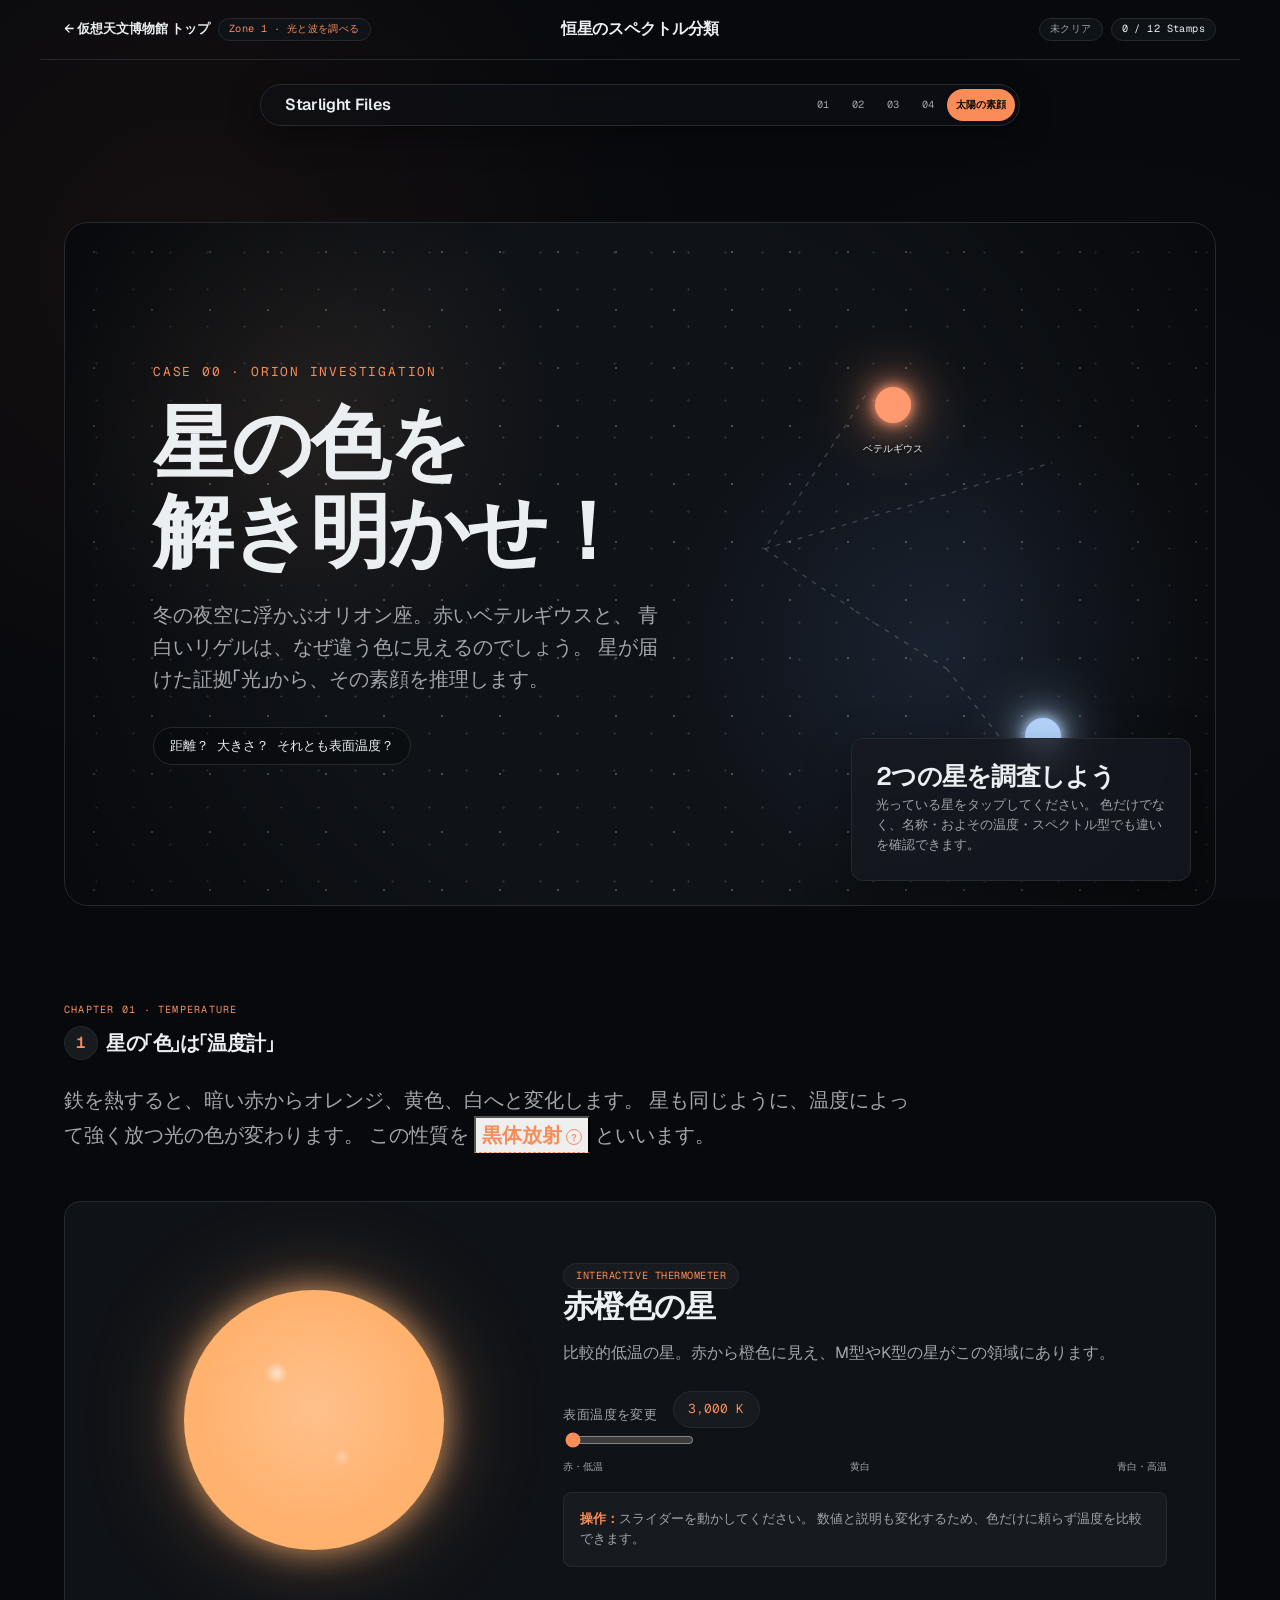
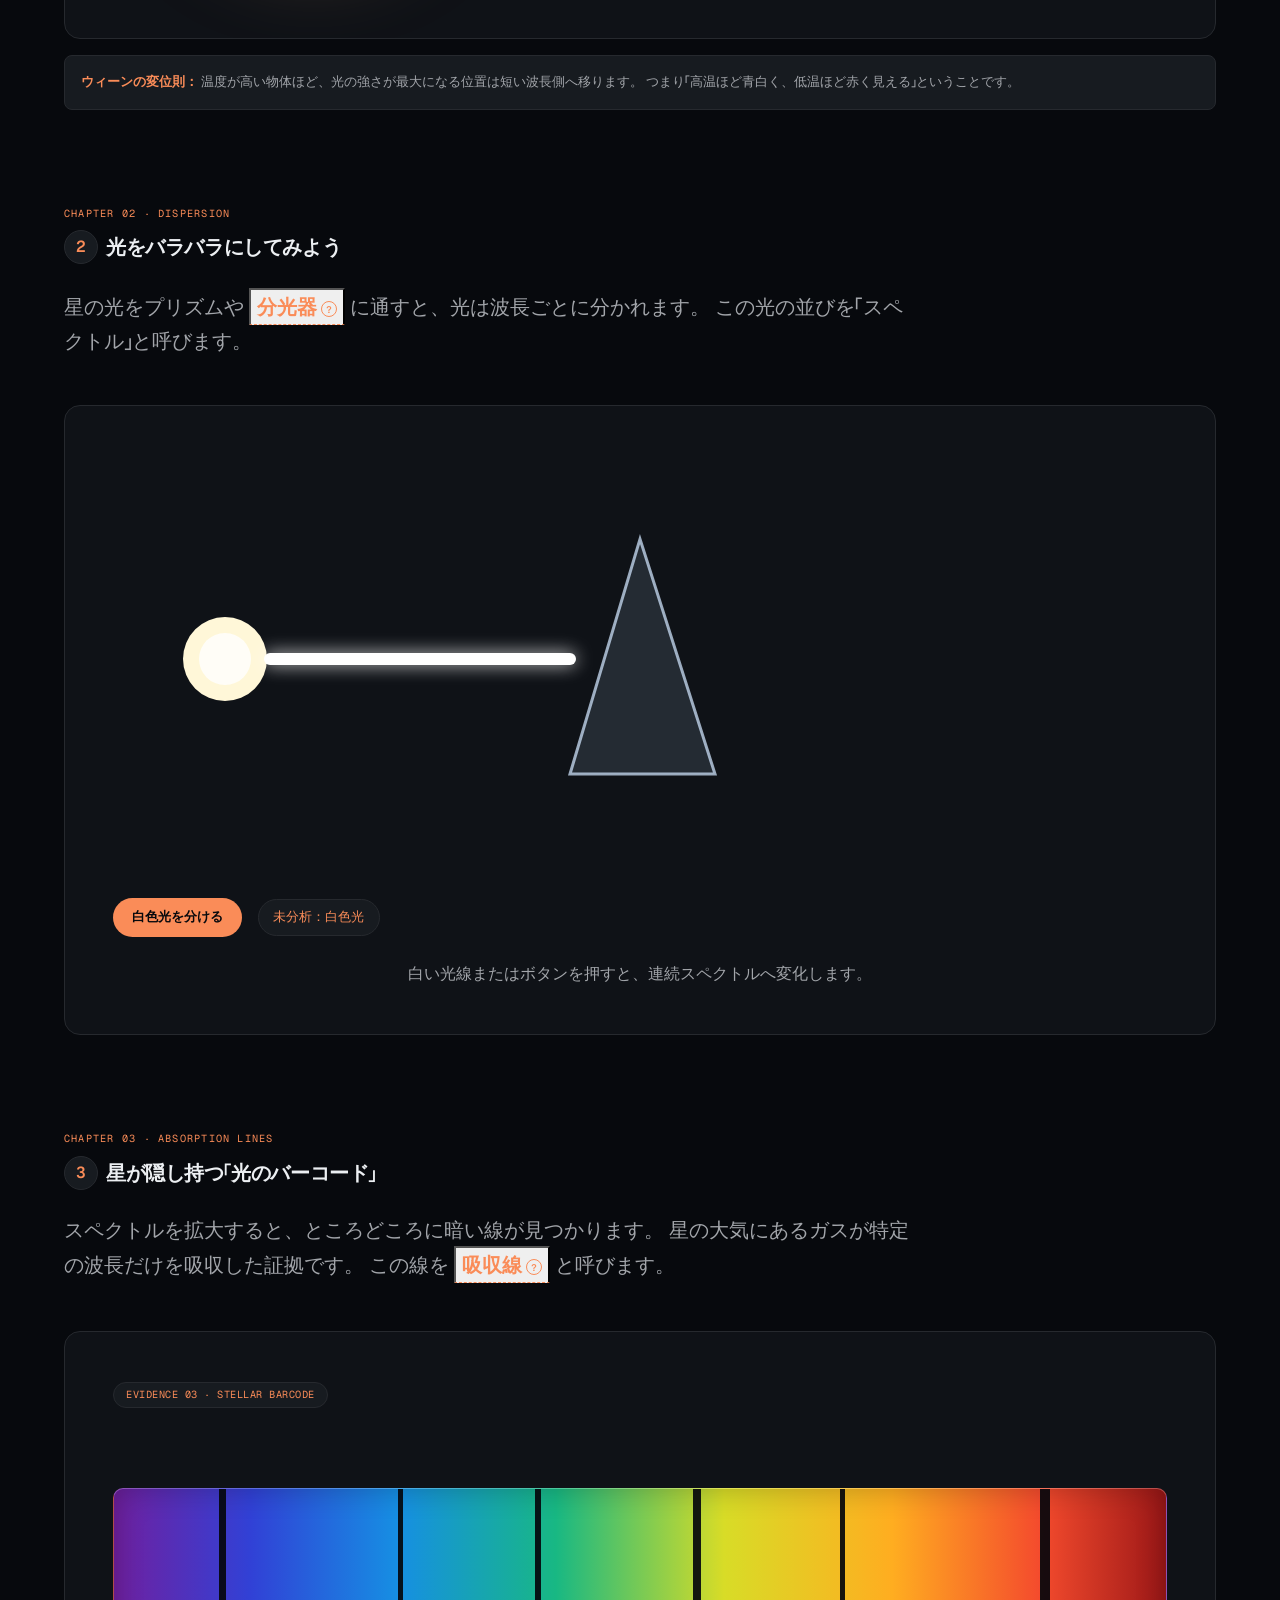
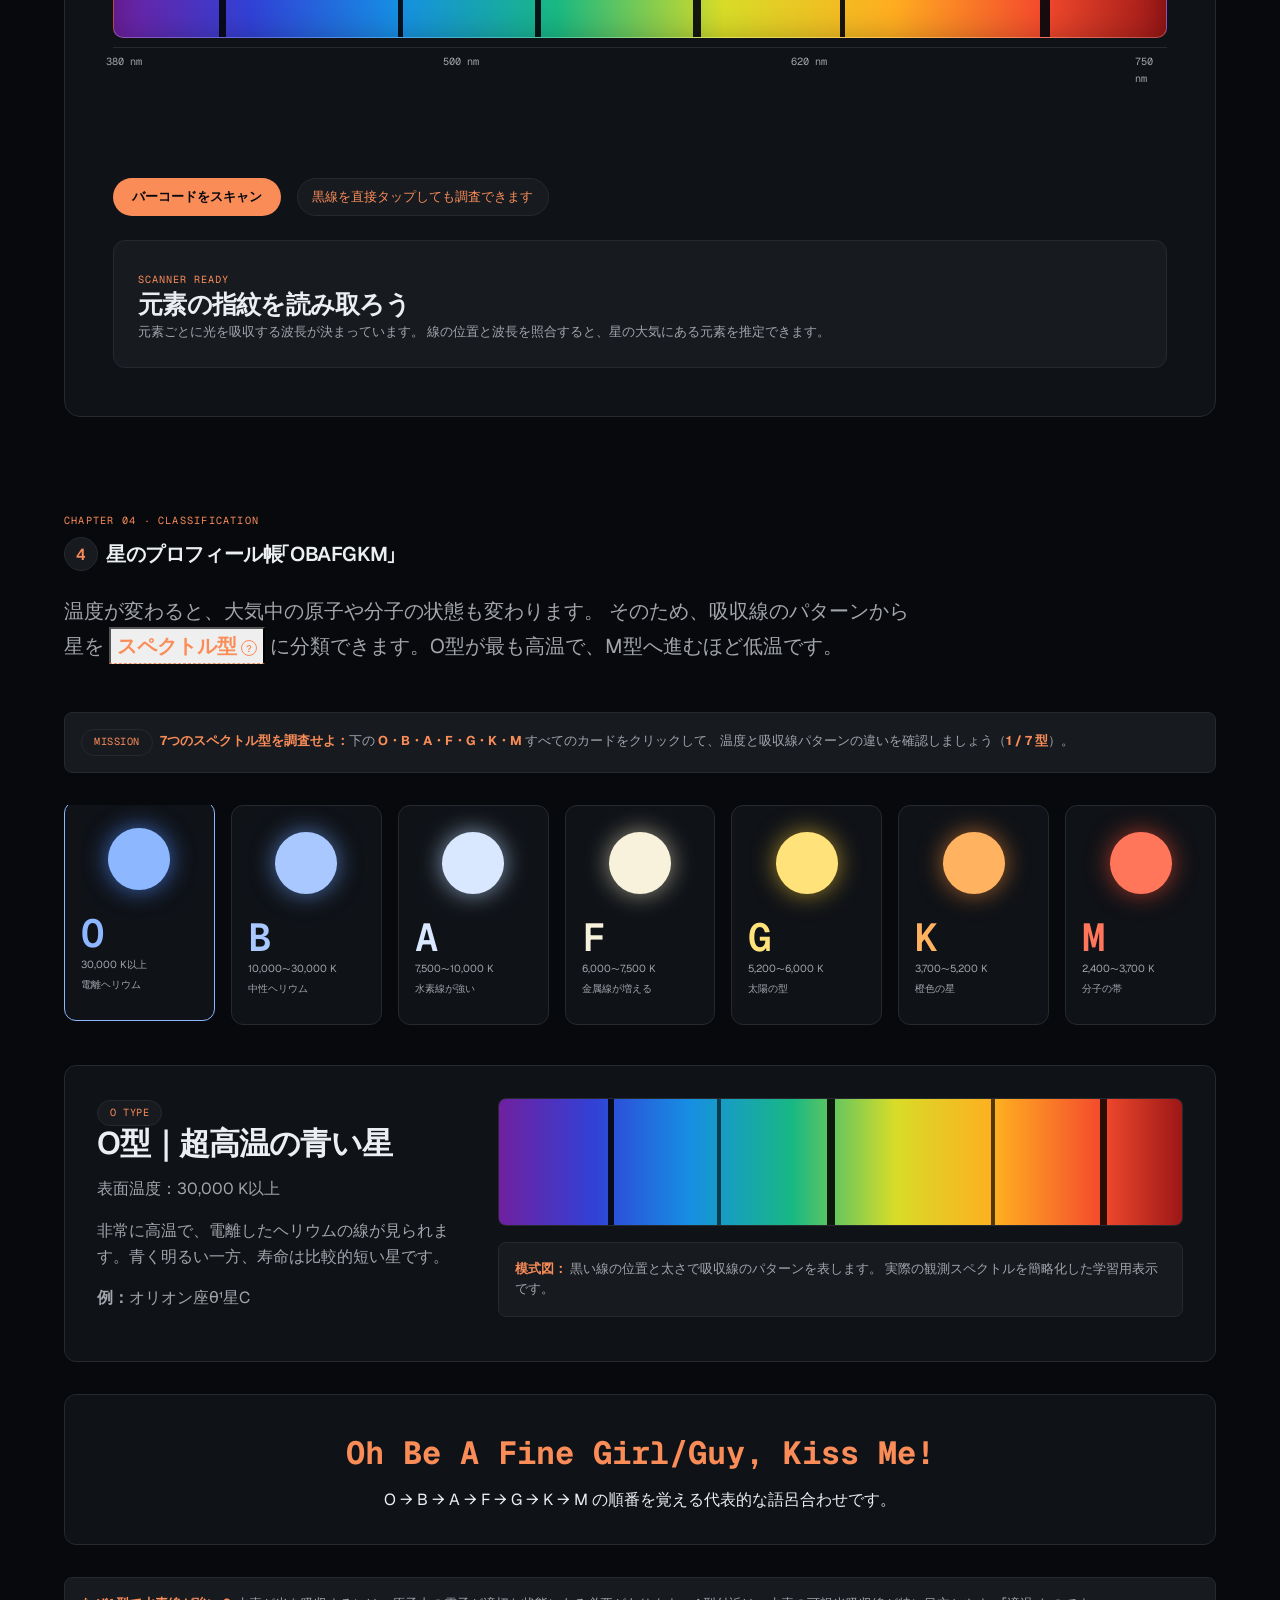
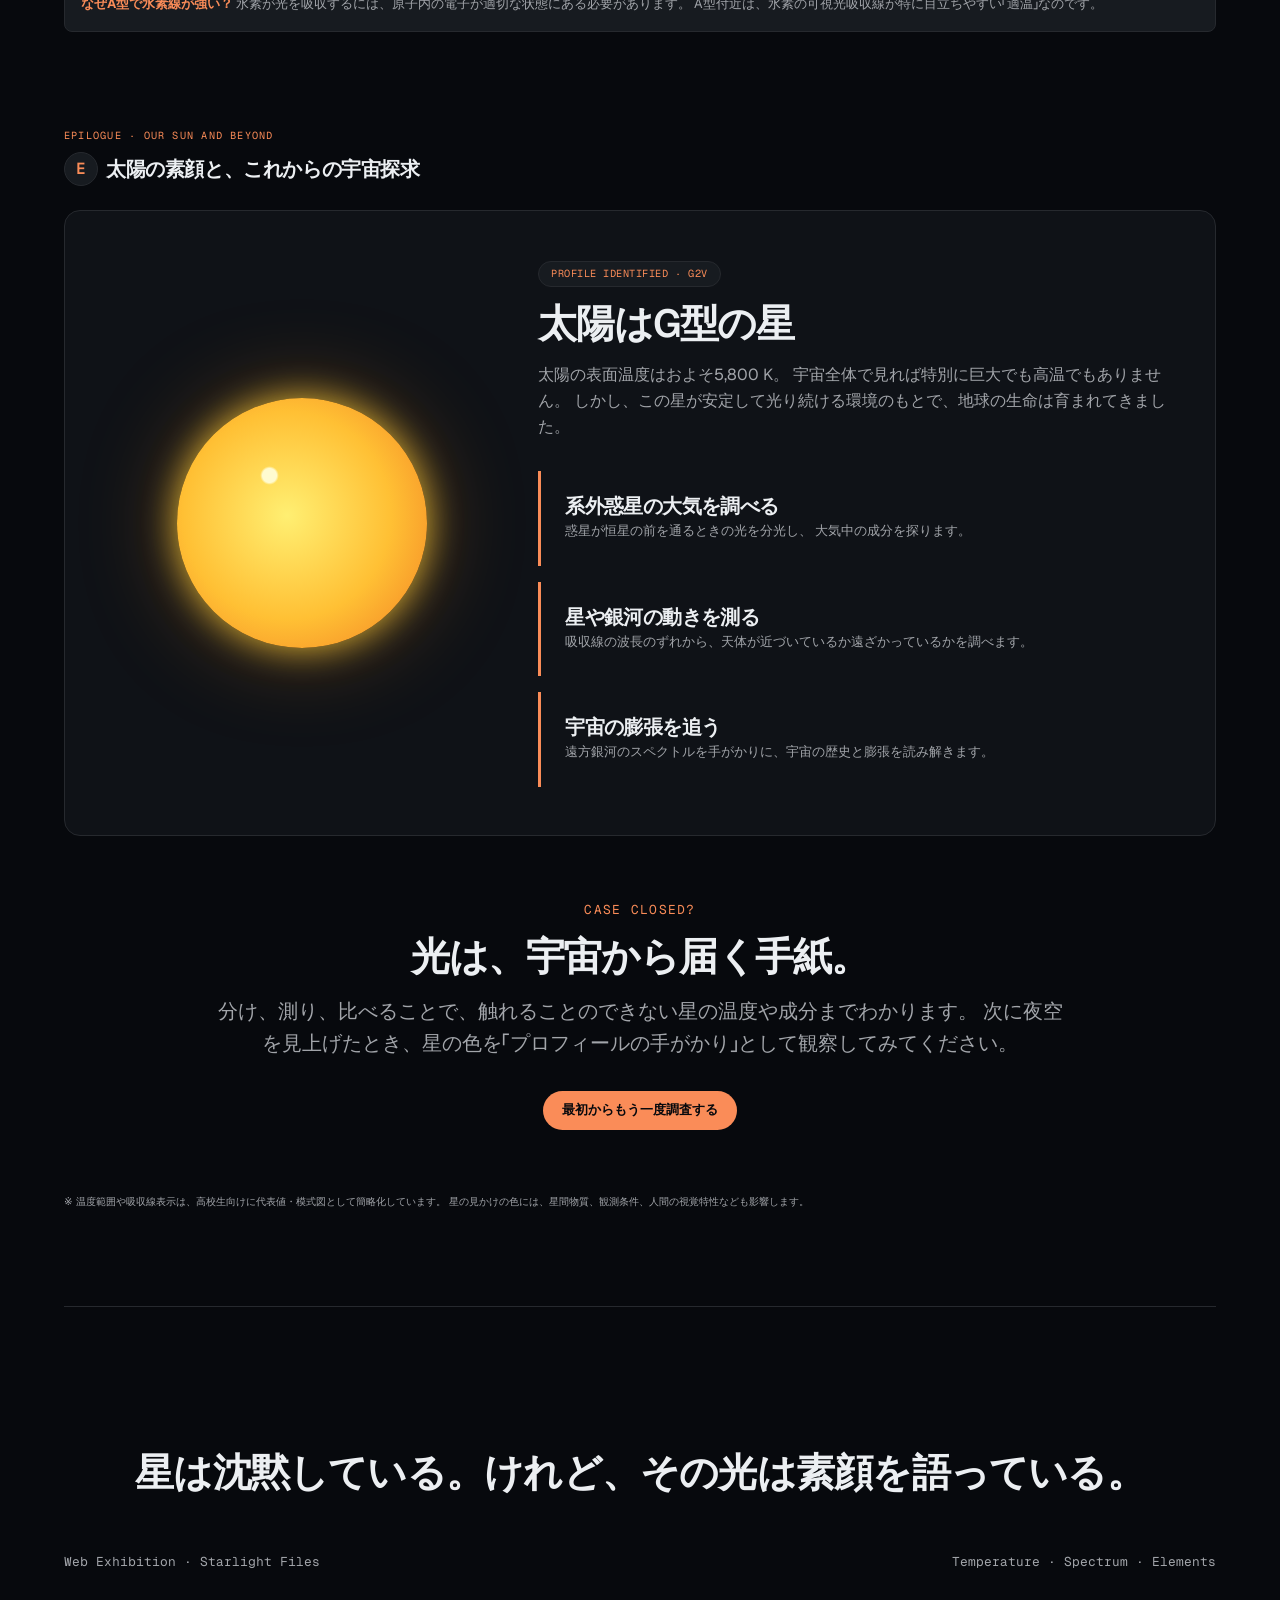
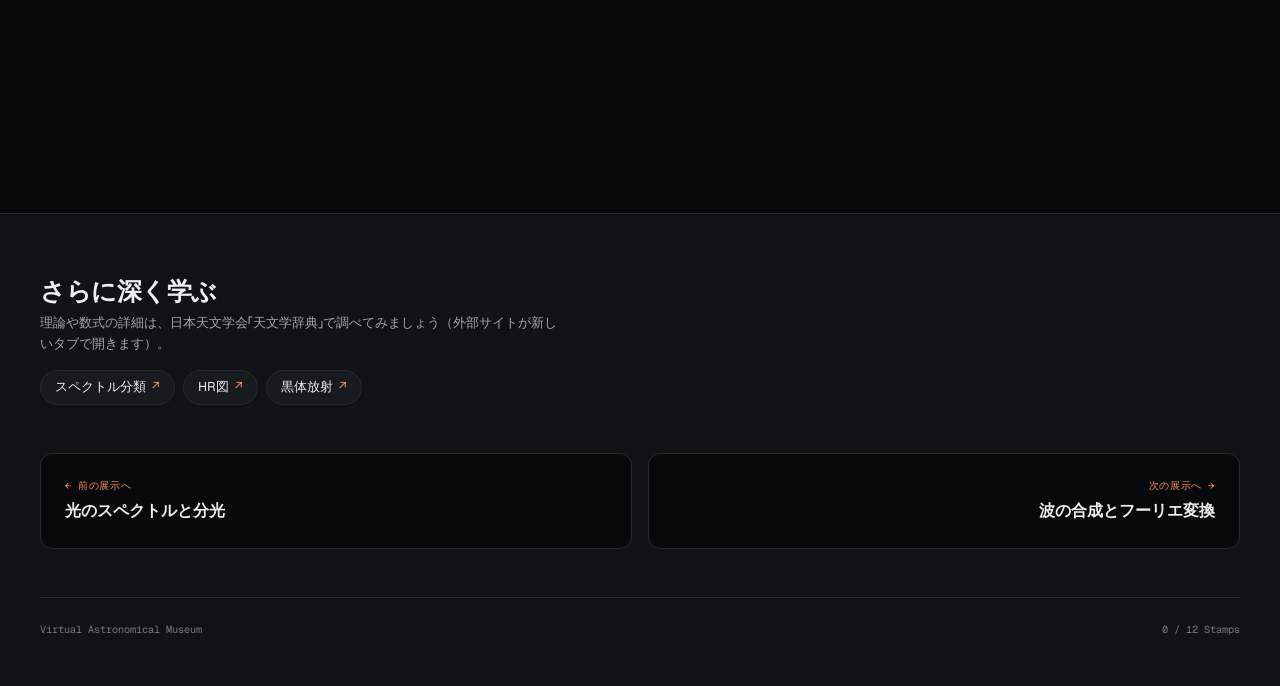
<file: spectral_class.html>
<!doctype html>
<html lang="ja">
  <head>
    <meta charset="UTF-8" />
    <meta name="viewport" content="width=device-width, initial-scale=1" />
    <meta name="description" content="星の光を分析し、表面温度や元素、スペクトル型を解き明かす高校生向けWeb展示" />
    <meta name="theme-color" content="#111319" />

    <title>星の色を解き明かせ！｜光のバーコードが語る星の素顔</title>

    <link rel="stylesheet" href="style.css" />
    <script src="common-ui.js" defer></script>

    <style>
      /* =========================================================
       Single-page exhibition additions
       ========================================================= */

      html {
        scroll-behavior: smooth;
        scroll-padding-top: 7rem;
      }

      body {
        min-height: 100vh;
      }

      button,
      input {
        font: inherit;
      }

      button {
        color: inherit;
      }

      button:focus-visible,
      a:focus-visible,
      input:focus-visible,
      [tabindex]:focus-visible {
        outline: 3px solid var(--color-focus);
        outline-offset: 4px;
      }

      .sr-only {
        position: absolute;
        width: 1px;
        height: 1px;
        padding: 0;
        margin: -1px;
        overflow: hidden;
        clip: rect(0, 0, 0, 0);
        white-space: nowrap;
        border: 0;
      }

      .interactive-section {
        margin-bottom: var(--space-4xl);
        scroll-margin-top: 7rem;
      }

      .section-kicker {
        margin: 0 0 var(--space-sm);
        color: var(--color-accent);
        font-family: var(--font-outlier);
        font-size: var(--text-xs);
        text-transform: uppercase;
        letter-spacing: 0.12em;
      }

      .science-term {
        position: relative;
        display: inline-block;
        color: var(--color-accent);
        font-weight: 600;
        border-bottom: 1px dashed currentColor;
        cursor: help;
      }

      .science-term::after {
        content: "?";
        display: inline-grid;
        place-items: center;
        width: 1rem;
        height: 1rem;
        margin-left: 0.25rem;
        border: 1px solid currentColor;
        border-radius: 50%;
        font-family: var(--font-outlier);
        font-size: 0.6rem;
        vertical-align: 0.1em;
      }

      .tooltip {
        position: fixed;
        z-index: 500;
        width: min(19rem, calc(100vw - 2rem));
        padding: var(--space-md);
        color: var(--color-ink);
        background: var(--color-paper-3);
        border: 1px solid var(--color-accent);
        border-radius: 10px;
        box-shadow: 0 16px 50px rgba(0, 0, 0, 0.55);
        font-size: var(--text-sm);
        pointer-events: none;
      }

      .tooltip[hidden] {
        display: none;
      }

      /* Navigation */

      .nav-pill {
        max-width: 760px;
      }

      .nav-pill__wordmark {
        white-space: nowrap;
      }

      .chapter-nav {
        display: flex;
        align-items: center;
        gap: 0.2rem;
      }

      .chapter-nav a {
        display: inline-grid;
        place-items: center;
        min-width: 2rem;
        min-height: 2rem;
        padding: 0 0.55rem;
        border-radius: 999px;
        color: var(--color-muted);
        font-family: var(--font-outlier);
        font-size: var(--text-xs);
        transition:
          color 0.2s ease,
          background 0.2s ease;
      }

      .chapter-nav a:hover,
      .chapter-nav a.is-active {
        color: var(--color-paper);
        background: var(--color-accent);
      }

      /* Prologue */

      .prologue {
        position: relative;
        min-height: 76vh;
        display: grid;
        align-items: center;
        margin-bottom: var(--space-4xl);
        overflow: hidden;
        border: 1px solid var(--color-rule);
        border-radius: 24px;
        background: radial-gradient(circle at 20% 28%, rgba(255, 180, 120, 0.09), transparent 25%), radial-gradient(circle at 76% 62%, rgba(115, 175, 255, 0.1), transparent 28%), var(--color-paper-2);
        isolation: isolate;
      }

      .prologue::before,
      .prologue::after {
        content: "";
        position: absolute;
        inset: 0;
        z-index: -2;
        background-image: radial-gradient(circle, rgba(255, 255, 255, 0.78) 0 1px, transparent 1.5px), radial-gradient(circle, rgba(255, 255, 255, 0.35) 0 1px, transparent 1.3px);
        background-position:
          0 0,
          13px 11px;
        background-size:
          58px 58px,
          37px 37px;
        opacity: 0.32;
      }

      .prologue::after {
        z-index: -1;
        background: radial-gradient(circle at center, transparent 0 50%, rgba(0, 0, 0, 0.48) 100%);
        opacity: 1;
      }

      .prologue__copy {
        position: relative;
        z-index: 4;
        max-width: 700px;
        padding: clamp(2rem, 7vw, 5.5rem);
      }

      .prologue__eyebrow {
        margin: 0 0 var(--space-md);
        color: var(--color-accent);
        font-family: var(--font-outlier);
        font-size: var(--text-sm);
        text-transform: uppercase;
        letter-spacing: 0.14em;
      }

      .prologue__title {
        max-width: 11ch;
        margin-bottom: var(--space-lg);
        font-size: var(--text-display);
      }

      .prologue__lead {
        max-width: 54ch;
        margin: 0 0 var(--space-xl);
        color: var(--color-muted);
        font-size: var(--text-md);
      }

      .prologue__question {
        display: inline-block;
        margin: 0;
        padding: var(--space-sm) var(--space-md);
        border: 1px solid var(--color-rule);
        border-radius: 999px;
        color: var(--color-ink);
        background: rgba(0, 0, 0, 0.25);
        font-family: var(--font-outlier);
        font-size: var(--text-sm);
      }

      .constellation {
        position: absolute;
        inset: 0;
        z-index: 2;
        pointer-events: none;
      }

      .constellation__line {
        stroke: rgba(255, 255, 255, 0.2);
        stroke-width: 1.3;
        stroke-dasharray: 5 7;
      }

      .star-button {
        position: absolute;
        z-index: 3;
        width: 92px;
        height: 92px;
        padding: 0;
        border: 0;
        border-radius: 50%;
        background: transparent;
        cursor: pointer;
        pointer-events: auto;
      }

      .star-button::before {
        content: "";
        position: absolute;
        inset: 28px;
        border-radius: 50%;
        background: currentColor;
        box-shadow:
          0 0 12px currentColor,
          0 0 30px currentColor,
          0 0 64px currentColor;
        transition:
          transform 0.25s ease,
          box-shadow 0.25s ease;
      }

      .star-button::after {
        content: "";
        position: absolute;
        inset: 8px;
        border: 1px solid currentColor;
        border-radius: 50%;
        opacity: 0;
        transform: scale(0.65);
        transition:
          opacity 0.25s ease,
          transform 0.25s ease;
      }

      .star-button:hover::before,
      .star-button.is-selected::before {
        transform: scale(1.4);
        box-shadow:
          0 0 18px currentColor,
          0 0 42px currentColor,
          0 0 88px currentColor;
      }

      .star-button.is-selected::after {
        opacity: 0.65;
        transform: scale(1);
      }

      .star-button span {
        position: absolute;
        top: 82px;
        left: 50%;
        width: max-content;
        transform: translateX(-50%);
        color: var(--color-ink);
        font-family: var(--font-outlier);
        font-size: var(--text-xs);
        text-shadow: 0 2px 6px #000;
      }

      .star-button--betelgeuse {
        top: 20%;
        right: 24%;
        color: #ff9a70;
      }

      .star-button--rigel {
        right: 11%;
        bottom: 18%;
        color: #b6d6ff;
      }

      .star-profile {
        position: absolute;
        right: var(--space-lg);
        bottom: var(--space-lg);
        z-index: 5;
        width: min(340px, calc(100% - 3rem));
        padding: var(--space-lg);
        border: 1px solid var(--color-rule);
        border-radius: 12px;
        background: rgba(22, 24, 32, 0.84);
        backdrop-filter: blur(14px);
        box-shadow: 0 16px 45px rgba(0, 0, 0, 0.35);
      }

      .star-profile h2 {
        margin-bottom: var(--space-xs);
        font-size: var(--text-lg);
      }

      .star-profile p {
        margin: 0;
        color: var(--color-muted);
        font-size: var(--text-sm);
      }

      /* General exhibit panels */

      .exhibit-stage {
        position: relative;
        overflow: hidden;
        padding: clamp(1.25rem, 4vw, 3rem);
        border: 1px solid var(--color-rule);
        border-radius: 16px;
        background: var(--color-paper-2);
      }

      .control-row {
        display: flex;
        align-items: center;
        flex-wrap: wrap;
        gap: var(--space-md);
        margin-top: var(--space-lg);
      }

      .control-row label {
        color: var(--color-muted);
        font-size: var(--text-sm);
      }

      .control-row input[type="range"] {
        flex: 1 1 260px;
        min-height: 44px;
      }

      .readout {
        display: inline-flex;
        align-items: center;
        min-height: 2.35rem;
        padding: 0.35rem 0.9rem;
        border: 1px solid var(--color-rule);
        border-radius: 999px;
        color: var(--color-accent);
        background: var(--color-paper-3);
        font-family: var(--font-outlier);
        font-size: var(--text-sm);
      }

      /* Temperature */

      .temperature-lab {
        display: grid;
        grid-template-columns: minmax(230px, 0.8fr) 1.2fr;
        align-items: center;
        gap: var(--space-2xl);
      }

      .temperature-star-wrap {
        display: grid;
        place-items: center;
        min-height: 340px;
      }

      .temperature-star {
        position: relative;
        width: clamp(160px, 25vw, 260px);
        aspect-ratio: 1;
        border-radius: 50%;
        background: rgb(255, 135, 85);
        box-shadow:
          0 0 30px rgba(255, 120, 70, 0.75),
          0 0 80px rgba(255, 120, 70, 0.32);
        transition:
          background 0.12s linear,
          box-shadow 0.12s linear;
      }

      .temperature-star::before {
        content: "";
        position: absolute;
        inset: 5%;
        border-radius: 50%;
        background: radial-gradient(circle at 34% 30%, rgba(255, 255, 255, 0.62), transparent 5%), radial-gradient(circle at 62% 66%, rgba(255, 255, 255, 0.32), transparent 4%), radial-gradient(circle at 44% 57%, transparent 0 3%, rgba(0, 0, 0, 0.1) 4%, transparent 8%), radial-gradient(circle at 50% 45%, rgba(255, 255, 255, 0.2), transparent 70%);
        mix-blend-mode: screen;
        animation: shimmer 6s linear infinite;
      }

      @keyframes shimmer {
        50% {
          transform: rotate(6deg) scale(1.02);
        }
      }

      .temperature-copy h3 {
        margin-bottom: var(--space-sm);
        font-size: var(--text-xl);
      }

      .temperature-copy p {
        color: var(--color-muted);
      }

      .heat-scale {
        display: flex;
        justify-content: space-between;
        margin-top: var(--space-xs);
        color: var(--color-muted);
        font-family: var(--font-outlier);
        font-size: var(--text-xs);
      }

      /* Prism */

      .prism-lab {
        min-height: 410px;
        display: grid;
        place-items: center;
      }

      .prism-svg {
        width: 100%;
        max-width: 1000px;
        height: auto;
        overflow: visible;
      }

      .incoming-beam {
        stroke: #fff;
        stroke-width: 12;
        stroke-linecap: round;
        filter: drop-shadow(0 0 9px rgba(255, 255, 255, 0.8));
        cursor: pointer;
      }

      .prism-shape {
        fill: rgba(190, 220, 255, 0.12);
        stroke: rgba(210, 230, 255, 0.72);
        stroke-width: 3;
      }

      .spectrum-rays {
        opacity: 0;
        transform-origin: 500px 205px;
        transition: opacity 0.5s ease;
      }

      .spectrum-rays line {
        stroke-width: 12;
        stroke-linecap: round;
        transform-origin: 500px 205px;
        transform: rotate(0deg);
        transition: transform 0.8s cubic-bezier(0.2, 0.8, 0.2, 1);
      }

      .prism-lab.is-dispersed .spectrum-rays {
        opacity: 1;
      }

      .prism-lab.is-dispersed .ray-r {
        transform: rotate(-10deg);
      }
      .prism-lab.is-dispersed .ray-o {
        transform: rotate(-6deg);
      }
      .prism-lab.is-dispersed .ray-y {
        transform: rotate(-2deg);
      }
      .prism-lab.is-dispersed .ray-g {
        transform: rotate(2deg);
      }
      .prism-lab.is-dispersed .ray-b {
        transform: rotate(6deg);
      }
      .prism-lab.is-dispersed .ray-v {
        transform: rotate(10deg);
      }

      .prism-instruction {
        margin: var(--space-lg) 0 0;
        color: var(--color-muted);
        text-align: center;
      }

      /* Spectrum barcode */

      .scanner-panel {
        position: relative;
        min-height: 390px;
      }

      .spectrum-wrap {
        position: relative;
        margin-top: var(--space-2xl);
        padding: var(--space-xl) 0 4.5rem;
      }

      .spectrum-band {
        position: relative;
        height: 150px;
        overflow: hidden;
        border: 1px solid rgba(255, 255, 255, 0.22);
        border-radius: 10px;
        background: linear-gradient(90deg, #7020a0 0%, #3141d6 13%, #168fe3 27%, #18b883 42%, #d8dc27 58%, #ffad20 74%, #f44b2d 88%, #9c1717 100%);
        box-shadow: inset 0 0 30px rgba(0, 0, 0, 0.24);
      }

      .absorption-line {
        position: absolute;
        top: 0;
        bottom: 0;
        width: var(--line-width, 5px);
        padding: 0;
        border: 0;
        background: rgba(5, 7, 12, 0.92);
        cursor: pointer;
        transform: scaleY(0);
        transform-origin: top;
        animation: lineDrop 0.6s forwards;
        animation-delay: var(--delay, 0s);
      }

      .absorption-line:hover,
      .absorption-line:focus-visible {
        background: #000;
        box-shadow: 0 0 0 2px rgba(255, 255, 255, 0.9);
      }

      @keyframes lineDrop {
        to {
          transform: scaleY(1);
        }
      }

      .wavelength-axis {
        position: relative;
        height: 2.2rem;
        margin-top: 0.55rem;
        border-top: 1px solid var(--color-rule);
        color: var(--color-muted);
        font-family: var(--font-outlier);
        font-size: var(--text-xs);
      }

      .wavelength-axis span {
        position: absolute;
        top: 0.4rem;
        transform: translateX(-50%);
      }

      .scanner {
        position: absolute;
        top: var(--space-xl);
        bottom: 4rem;
        left: 2%;
        z-index: 4;
        width: 3px;
        background: #fff;
        box-shadow:
          0 0 8px #fff,
          0 0 18px var(--color-accent);
        opacity: 0;
        pointer-events: none;
      }

      .scanner.is-scanning {
        opacity: 1;
        animation: scanning 2.6s linear forwards;
      }

      @keyframes scanning {
        from {
          left: 2%;
        }
        to {
          left: calc(98% - 3px);
        }
      }

      .scan-result {
        min-height: 6.6rem;
        margin-top: var(--space-lg);
        padding: var(--space-lg);
        border: 1px solid var(--color-rule);
        border-radius: 12px;
        background: var(--color-paper-3);
      }

      .scan-result h3 {
        margin-bottom: var(--space-xs);
        font-size: var(--text-lg);
      }

      .scan-result p {
        margin: 0;
        color: var(--color-muted);
        font-size: var(--text-sm);
      }

      .scan-result__signal {
        color: var(--color-accent);
        font-family: var(--font-outlier);
        font-size: var(--text-xs);
        text-transform: uppercase;
        letter-spacing: 0.1em;
      }

      /* Classification cards */

      .classification-grid {
        display: grid;
        grid-template-columns: repeat(7, minmax(130px, 1fr));
        gap: var(--space-md);
        margin-top: var(--space-xl);
        overflow-x: auto;
        padding-bottom: var(--space-sm);
        scroll-snap-type: x mandatory;
      }

      .type-card {
        position: relative;
        min-width: 130px;
        min-height: 220px;
        padding: var(--space-lg) var(--space-md);
        border: 1px solid var(--color-rule);
        border-radius: 12px;
        color: var(--color-ink);
        background: var(--color-paper-2);
        text-align: left;
        cursor: pointer;
        scroll-snap-align: start;
        transition:
          transform 0.2s ease,
          border-color 0.2s ease;
      }

      .type-card:hover,
      .type-card[aria-selected="true"] {
        transform: translateY(-4px);
        border-color: var(--type-color);
      }

      .type-card__star {
        display: block;
        width: 62px;
        aspect-ratio: 1;
        margin: 0 auto var(--space-lg);
        border-radius: 50%;
        background: var(--type-color);
        box-shadow: 0 0 24px var(--type-glow);
      }

      .type-card__letter {
        display: block;
        color: var(--type-color);
        font-family: var(--font-outlier);
        font-size: var(--text-2xl);
        font-weight: 600;
        line-height: 1;
      }

      .type-card__temp,
      .type-card__hint {
        display: block;
        margin-top: var(--space-xs);
        color: var(--color-muted);
        font-size: var(--text-xs);
      }

      .type-profile {
        display: grid;
        grid-template-columns: minmax(220px, 0.7fr) 1.3fr;
        gap: var(--space-xl);
        margin-top: var(--space-xl);
        padding: var(--space-xl);
        border: 1px solid var(--color-rule);
        border-radius: 12px;
        background: var(--color-paper-2);
      }

      .type-profile h3 {
        margin-bottom: var(--space-xs);
        font-size: var(--text-xl);
      }

      .type-profile p {
        color: var(--color-muted);
      }

      .mini-spectrum {
        position: relative;
        min-height: 128px;
        overflow: hidden;
        border: 1px solid var(--color-rule);
        border-radius: 8px;
        background: linear-gradient(90deg, #7020a0, #3141d6 14%, #168fe3 28%, #18b883 43%, #d8dc27 58%, #ffad20 73%, #f44b2d 88%, #9c1717);
      }

      .mini-spectrum span {
        position: absolute;
        top: 0;
        bottom: 0;
        width: var(--w, 4px);
        background: rgba(0, 0, 0, var(--a, 0.82));
      }

      .mnemonic {
        margin-top: var(--space-xl);
        padding: var(--space-xl);
        text-align: center;
      }

      .mnemonic strong {
        display: block;
        margin-bottom: var(--space-sm);
        color: var(--color-accent);
        font-family: var(--font-outlier);
        font-size: clamp(1.2rem, 3vw, 2rem);
      }

      /* Epilogue */

      .epilogue-grid {
        display: grid;
        grid-template-columns: minmax(240px, 0.75fr) 1.25fr;
        align-items: center;
        gap: var(--space-2xl);
      }

      .sun-visual {
        position: relative;
        display: grid;
        place-items: center;
        min-height: 360px;
      }

      .sun {
        width: min(250px, 66vw);
        aspect-ratio: 1;
        border-radius: 50%;
        background: radial-gradient(circle at 37% 31%, #fffbd0 0 3%, transparent 4%), radial-gradient(circle at 44% 47%, #ffef72, #ffc034 54%, #f27b22 100%);
        box-shadow:
          0 0 35px rgba(255, 210, 60, 0.8),
          0 0 95px rgba(255, 150, 30, 0.35);
        animation: sunPulse 4s ease-in-out infinite;
      }

      @keyframes sunPulse {
        50% {
          transform: scale(1.02);
          box-shadow:
            0 0 42px rgba(255, 210, 60, 0.86),
            0 0 115px rgba(255, 150, 30, 0.4);
        }
      }

      .future-list {
        display: grid;
        gap: var(--space-md);
        margin-top: var(--space-xl);
      }

      .future-item {
        padding: var(--space-lg);
        border-left: 3px solid var(--color-accent);
        background: var(--color-paper-2);
      }

      .future-item h3 {
        margin-bottom: var(--space-xs);
        font-size: var(--text-md);
      }

      .future-item p {
        margin: 0;
        color: var(--color-muted);
        font-size: var(--text-sm);
      }

      .source-note {
        margin-top: var(--space-3xl);
        color: var(--color-muted);
        font-size: var(--text-xs);
      }

      @media (max-width: 900px) {
        .temperature-lab,
        .type-profile,
        .epilogue-grid {
          grid-template-columns: 1fr;
        }

        .prologue {
          min-height: 820px;
          align-items: start;
        }

        .prologue__copy {
          padding: 3rem 2rem;
        }

        .star-button--betelgeuse {
          top: 48%;
          right: 53%;
        }

        .star-button--rigel {
          right: 14%;
          bottom: 23%;
        }
      }

      @media (max-width: 768px) {
        .nav-pill {
          position: sticky;
          top: var(--space-sm);
          margin-bottom: var(--space-2xl);
        }

        .chapter-nav a {
          display: none;
        }

        .chapter-nav a:last-child {
          display: inline-grid;
        }

        .nav-pill__wordmark {
          max-width: 56vw;
          overflow: hidden;
          text-overflow: ellipsis;
        }

        .prologue__title {
          font-size: clamp(2.5rem, 13vw, 4rem);
        }

        .section-title {
          align-items: flex-start;
          font-size: var(--text-xl);
        }

        .temperature-star-wrap {
          min-height: 270px;
        }

        .prism-lab {
          min-height: 300px;
        }

        .spectrum-band {
          height: 115px;
        }

        .classification-grid {
          margin-right: calc(var(--space-lg) * -1);
        }
      }

      @media (prefers-reduced-motion: reduce) {
        html {
          scroll-behavior: auto;
        }

        *,
        *::before,
        *::after {
          animation-duration: 0.01ms !important;
          animation-iteration-count: 1 !important;
          transition-duration: 0.01ms !important;
        }
      }
    </style>
  </head>

  <body data-app-id="spectral_class">
    <nav class="nav-pill" aria-label="展示チャプター">
      <a class="nav-pill__wordmark" href="#prologue">Starlight Files</a>

      <div class="nav-pill__actions chapter-nav">
        <a href="#chapter1" aria-label="Chapter 1">01</a>
        <a href="#chapter2" aria-label="Chapter 2">02</a>
        <a href="#chapter3" aria-label="Chapter 3">03</a>
        <a href="#chapter4" aria-label="Chapter 4">04</a>
        <a class="nav-pill__btn" href="#epilogue">太陽の素顔</a>
      </div>
    </nav>

    <main class="page-container">
      <!-- Prologue -->
      <section class="prologue interactive-section" id="prologue" aria-labelledby="main-title">
        <div class="prologue__copy">
          <p class="prologue__eyebrow">Case 00 · Orion Investigation</p>
          <h1 class="prologue__title" id="main-title">星の色を<br />解き明かせ！</h1>

          <p class="prologue__lead">冬の夜空に浮かぶオリオン座。赤いベテルギウスと、 青白いリゲルは、なぜ違う色に見えるのでしょう。 星が届けた証拠「光」から、その素顔を推理します。</p>

          <p class="prologue__question">距離？ 大きさ？ それとも表面温度？</p>
        </div>

        <svg class="constellation" viewBox="0 0 1200 760" preserveAspectRatio="none" aria-hidden="true">
          <line class="constellation__line" x1="835" y1="180" x2="730" y2="340"></line>
          <line class="constellation__line" x1="730" y1="340" x2="825" y2="405"></line>
          <line class="constellation__line" x1="825" y1="405" x2="920" y2="465"></line>
          <line class="constellation__line" x1="920" y1="465" x2="1040" y2="620"></line>
          <line class="constellation__line" x1="730" y1="340" x2="1030" y2="250"></line>
        </svg>

        <button class="star-button star-button--betelgeuse" type="button" data-star="betelgeuse" aria-label="赤色超巨星ベテルギウスの情報を表示">
          <span>ベテルギウス</span>
        </button>

        <button class="star-button star-button--rigel" type="button" data-star="rigel" aria-label="青色超巨星リゲルの情報を表示">
          <span>リゲル</span>
        </button>

        <aside class="star-profile" id="starProfile" aria-live="polite">
          <h2>2つの星を調査しよう</h2>
          <p>光っている星をタップしてください。 色だけでなく、名称・およその温度・スペクトル型でも違いを確認できます。</p>
        </aside>
      </section>

      <!-- Chapter 1 -->
      <section class="interactive-section" id="chapter1" aria-labelledby="chapter1-title">
        <p class="section-kicker">Chapter 01 · Temperature</p>

        <h2 class="section-title" id="chapter1-title">
          <span class="section-num">1</span>
          星の「色」は「温度計」
        </h2>

        <p class="section-lead">
          鉄を熱すると、暗い赤からオレンジ、黄色、白へと変化します。 星も同じように、温度によって強く放つ光の色が変わります。 この性質を
          <button class="science-term" type="button" data-tooltip="温度を持つ物体が出す光を、理想化して説明するモデルです。白熱電球のフィラメントや炭火などの光を想像するとわかりやすいでしょう。星の連続的な光の分布を考える基礎になります。">黒体放射</button>
          といいます。
        </p>

        <div class="exhibit-stage temperature-lab">
          <div class="temperature-star-wrap" aria-hidden="true">
            <div class="temperature-star" id="temperatureStar"></div>
          </div>

          <div class="temperature-copy">
            <span class="chip">Interactive Thermometer</span>
            <h3 id="temperatureLabel">赤橙色の星</h3>

            <p id="temperatureDescription">比較的低温の星は、赤から橙色に見えます。</p>

            <div class="control-row">
              <label for="temperatureRange">表面温度を変更</label>
              <span class="readout" id="temperatureReadout">3,000 K</span>
            </div>

            <input id="temperatureRange" type="range" min="3000" max="30000" step="100" value="3000" aria-describedby="temperatureHelp" />

            <div class="heat-scale" aria-hidden="true">
              <span>赤・低温</span>
              <span>黄白</span>
              <span>青白・高温</span>
            </div>

            <p class="hint" id="temperatureHelp"><b>操作：</b>スライダーを動かしてください。 数値と説明も変化するため、色だけに頼らず温度を比較できます。</p>
          </div>
        </div>

        <div class="hint">
          <b>ウィーンの変位則：</b>
          温度が高い物体ほど、光の強さが最大になる位置は短い波長側へ移ります。 つまり「高温ほど青白く、低温ほど赤く見える」ということです。
        </div>
      </section>

      <!-- Chapter 2 -->
      <section class="interactive-section" id="chapter2" aria-labelledby="chapter2-title">
        <p class="section-kicker">Chapter 02 · Dispersion</p>

        <h2 class="section-title" id="chapter2-title">
          <span class="section-num">2</span>
          光をバラバラにしてみよう
        </h2>

        <p class="section-lead">
          星の光をプリズムや
          <button class="science-term" type="button" data-tooltip="光を波長ごとに分け、どの波長がどの程度含まれるかを調べる観測装置です。">分光器</button>
          に通すと、光は波長ごとに分かれます。 この光の並びを「スペクトル」と呼びます。
        </p>

        <div class="exhibit-stage">
          <div class="prism-lab" id="prismLab">
            <svg class="prism-svg" viewBox="0 0 1000 420" role="img" aria-labelledby="prismTitle prismDescription">
              <title id="prismTitle">プリズムで白色光をスペクトルに分ける図</title>
              <desc id="prismDescription">左から届いた白色光が中央のプリズムを通り、 右側で赤から紫までの光に分かれます。</desc>

              <circle cx="85" cy="205" r="42" fill="#fff7d8"></circle>
              <circle cx="85" cy="205" r="26" fill="#fff" opacity="0.8"></circle>

              <line class="incoming-beam" id="incomingBeam" x1="130" y1="205" x2="430" y2="205" tabindex="0" aria-label="白色光。押すと光が分かれます"></line>

              <polygon class="prism-shape" points="430,320 500,85 575,320"></polygon>

              <g class="spectrum-rays" aria-hidden="true">
                <line class="ray-r" x1="500" y1="205" x2="915" y2="205" stroke="#ff4538"></line>
                <line class="ray-o" x1="500" y1="205" x2="915" y2="205" stroke="#ff9f2b"></line>
                <line class="ray-y" x1="500" y1="205" x2="915" y2="205" stroke="#ffe65a"></line>
                <line class="ray-g" x1="500" y1="205" x2="915" y2="205" stroke="#4bdd83"></line>
                <line class="ray-b" x1="500" y1="205" x2="915" y2="205" stroke="#48a9ff"></line>
                <line class="ray-v" x1="500" y1="205" x2="915" y2="205" stroke="#a86cff"></line>
              </g>
            </svg>
          </div>

          <div class="control-row">
            <button class="btn btn-primary" id="disperseButton" type="button">白色光を分ける</button>
            <span class="readout" id="spectrumState" aria-live="polite"> 未分析：白色光 </span>
          </div>

          <p class="prism-instruction">白い光線またはボタンを押すと、連続スペクトルへ変化します。</p>
        </div>
      </section>

      <!-- Chapter 3 -->
      <section class="interactive-section" id="chapter3" aria-labelledby="chapter3-title">
        <p class="section-kicker">Chapter 03 · Absorption Lines</p>

        <h2 class="section-title" id="chapter3-title">
          <span class="section-num">3</span>
          星が隠し持つ「光のバーコード」
        </h2>

        <p class="section-lead">
          スペクトルを拡大すると、ところどころに暗い線が見つかります。 星の大気にあるガスが特定の波長だけを吸収した証拠です。 この線を
          <button class="science-term" type="button" data-tooltip="連続スペクトルの一部が、星の大気などに吸収されて暗く見える線です。位置は元素ごとに特徴があります。">吸収線</button>
          と呼びます。
        </p>

        <div class="exhibit-stage scanner-panel">
          <span class="chip">Evidence 03 · Stellar Barcode</span>

          <div class="spectrum-wrap">
            <div class="scanner" id="scanner" aria-hidden="true"></div>

            <div class="spectrum-band" role="img" aria-label="380ナノメートルから750ナノメートルまでの連続スペクトル。複数の吸収線があります">
              <button class="absorption-line" type="button" style="left: 10%; --line-width: 7px; --delay: 0.1s" data-element="カルシウム" data-wavelength="393.4 / 396.8 nm" data-detail="紫色側に現れるカルシウムの代表的な吸収線です。" aria-label="カルシウムの吸収線、393.4および396.8ナノメートル"></button>

              <button class="absorption-line" type="button" style="left: 27%; --line-width: 5px; --delay: 0.25s" data-element="水素 Hδ" data-wavelength="410.2 nm" data-detail="水素原子がつくるバルマー系列の吸収線です。" aria-label="水素Hデルタの吸収線、410.2ナノメートル"></button>

              <button class="absorption-line" type="button" style="left: 40%; --line-width: 6px; --delay: 0.4s" data-element="水素 Hγ" data-wavelength="434.0 nm" data-detail="青紫色側にある水素の吸収線です。" aria-label="水素Hガンマの吸収線、434.0ナノメートル"></button>

              <button class="absorption-line" type="button" style="left: 55%; --line-width: 8px; --delay: 0.55s" data-element="水素 Hβ" data-wavelength="486.1 nm" data-detail="青緑色付近にある水素の強い吸収線です。" aria-label="水素Hベータの吸収線、486.1ナノメートル"></button>

              <button class="absorption-line" type="button" style="left: 69%; --line-width: 5px; --delay: 0.7s" data-element="ナトリウム" data-wavelength="589.0 / 589.6 nm" data-detail="黄色付近に近接して並ぶナトリウムのD線です。" aria-label="ナトリウムD線、589.0および589.6ナノメートル"></button>

              <button class="absorption-line" type="button" style="left: 88%; --line-width: 10px; --delay: 0.85s" data-element="水素 Hα" data-wavelength="656.3 nm" data-detail="赤色側にある水素の代表的な吸収線です。" aria-label="水素Hアルファの吸収線、656.3ナノメートル"></button>
            </div>

            <div class="wavelength-axis" aria-hidden="true">
              <span style="left: 1%">380 nm</span>
              <span style="left: 33%">500 nm</span>
              <span style="left: 66%">620 nm</span>
              <span style="left: 98%">750 nm</span>
            </div>
          </div>

          <div class="control-row">
            <button class="btn btn-primary" id="scanButton" type="button">バーコードをスキャン</button>
            <span class="readout">黒線を直接タップしても調査できます</span>
          </div>

          <div class="scan-result" id="scanResult" aria-live="polite">
            <span class="scan-result__signal">Scanner ready</span>
            <h3>元素の指紋を読み取ろう</h3>
            <p>元素ごとに光を吸収する波長が決まっています。 線の位置と波長を照合すると、星の大気にある元素を推定できます。</p>
          </div>
        </div>
      </section>

      <!-- Chapter 4 -->
      <section class="interactive-section" id="chapter4" aria-labelledby="chapter4-title">
        <p class="section-kicker">Chapter 04 · Classification</p>

        <h2 class="section-title" id="chapter4-title">
          <span class="section-num">4</span>
          星のプロフィール帳「OBAFGKM」
        </h2>

        <p class="section-lead">
          温度が変わると、大気中の原子や分子の状態も変わります。 そのため、吸収線のパターンから星を
          <button class="science-term" type="button" data-tooltip="星のスペクトルに現れる吸収線と表面温度をもとに、O・B・A・F・G・K・Mなどへ分類する方法です。">スペクトル型</button>
          に分類できます。O型が最も高温で、M型へ進むほど低温です。
        </p>

        <div class="hint" style="margin-bottom: var(--space-lg)">
          <span class="chip" style="margin-right: var(--space-xs)">MISSION</span>
          <b>7つのスペクトル型を調査せよ：</b>下の <b>O・B・A・F・G・K・M</b> すべてのカードをクリックして、温度と吸収線パターンの違いを確認しましょう（<b id="specClassProgress">1 / 7 型</b>）。
        </div>

        <div class="classification-grid" id="classificationGrid" role="listbox" aria-label="スペクトル型を選択">
          <button class="type-card" type="button" role="option" aria-selected="true" data-type="O" style="--type-color: #8db7ff; --type-glow: rgba(80, 140, 255, 0.72)">
            <span class="type-card__star"></span>
            <span class="type-card__letter">O</span>
            <span class="type-card__temp">30,000 K以上</span>
            <span class="type-card__hint">電離ヘリウム</span>
          </button>

          <button class="type-card" type="button" role="option" aria-selected="false" data-type="B" style="--type-color: #a8c8ff; --type-glow: rgba(110, 165, 255, 0.65)">
            <span class="type-card__star"></span>
            <span class="type-card__letter">B</span>
            <span class="type-card__temp">10,000〜30,000 K</span>
            <span class="type-card__hint">中性ヘリウム</span>
          </button>

          <button class="type-card" type="button" role="option" aria-selected="false" data-type="A" style="--type-color: #d9e7ff; --type-glow: rgba(190, 220, 255, 0.68)">
            <span class="type-card__star"></span>
            <span class="type-card__letter">A</span>
            <span class="type-card__temp">7,500〜10,000 K</span>
            <span class="type-card__hint">水素線が強い</span>
          </button>

          <button class="type-card" type="button" role="option" aria-selected="false" data-type="F" style="--type-color: #f8f2dc; --type-glow: rgba(255, 244, 210, 0.58)">
            <span class="type-card__star"></span>
            <span class="type-card__letter">F</span>
            <span class="type-card__temp">6,000〜7,500 K</span>
            <span class="type-card__hint">金属線が増える</span>
          </button>

          <button class="type-card" type="button" role="option" aria-selected="false" data-type="G" style="--type-color: #ffe37a; --type-glow: rgba(255, 205, 55, 0.62)">
            <span class="type-card__star"></span>
            <span class="type-card__letter">G</span>
            <span class="type-card__temp">5,200〜6,000 K</span>
            <span class="type-card__hint">太陽の型</span>
          </button>

          <button class="type-card" type="button" role="option" aria-selected="false" data-type="K" style="--type-color: #ffb25f; --type-glow: rgba(255, 145, 55, 0.62)">
            <span class="type-card__star"></span>
            <span class="type-card__letter">K</span>
            <span class="type-card__temp">3,700〜5,200 K</span>
            <span class="type-card__hint">橙色の星</span>
          </button>

          <button class="type-card" type="button" role="option" aria-selected="false" data-type="M" style="--type-color: #ff765b; --type-glow: rgba(255, 80, 50, 0.62)">
            <span class="type-card__star"></span>
            <span class="type-card__letter">M</span>
            <span class="type-card__temp">2,400〜3,700 K</span>
            <span class="type-card__hint">分子の帯</span>
          </button>
        </div>

        <div class="type-profile" aria-live="polite">
          <div>
            <span class="chip" id="typeChip">O Type</span>
            <h3 id="typeTitle">O型｜超高温の青い星</h3>
            <p id="typeTemperature">表面温度：30,000 K以上</p>
            <p id="typeDescription">非常に高温で、電離したヘリウムの線が見られます。 青く明るい一方、寿命は比較的短い星です。</p>
            <p id="typeExample"><strong>例：</strong>オリオン座θ¹星C</p>
          </div>

          <div>
            <div class="mini-spectrum" id="typeSpectrum" role="img" aria-label="O型星の模式的なスペクトル"></div>
            <p class="hint">
              <b>模式図：</b>
              黒い線の位置と太さで吸収線のパターンを表します。 実際の観測スペクトルを簡略化した学習用表示です。
            </p>
          </div>
        </div>

        <div class="card mnemonic">
          <strong>Oh Be A Fine Girl/Guy, Kiss Me!</strong>
          <span>O → B → A → F → G → K → M の順番を覚える代表的な語呂合わせです。</span>
        </div>

        <div class="hint">
          <b>なぜA型で水素線が強い？</b>
          水素が光を吸収するには、原子内の電子が適切な状態にある必要があります。 A型付近は、水素の可視光吸収線が特に目立ちやすい「適温」なのです。
        </div>
      </section>

      <!-- Epilogue -->
      <section class="interactive-section" id="epilogue" aria-labelledby="epilogue-title">
        <p class="section-kicker">Epilogue · Our Sun and Beyond</p>

        <h2 class="section-title" id="epilogue-title">
          <span class="section-num">E</span>
          太陽の素顔と、これからの宇宙探求
        </h2>

        <div class="exhibit-stage epilogue-grid">
          <div class="sun-visual" aria-hidden="true">
            <div class="sun"></div>
          </div>

          <div>
            <span class="chip">Profile Identified · G2V</span>
            <h3 style="font-size: var(--text-2xl); margin-top: var(--space-md)">太陽はG型の星</h3>

            <p style="color: var(--color-muted)">太陽の表面温度はおよそ5,800 K。 宇宙全体で見れば特別に巨大でも高温でもありません。 しかし、この星が安定して光り続ける環境のもとで、地球の生命は育まれてきました。</p>

            <div class="future-list">
              <article class="future-item">
                <h3>系外惑星の大気を調べる</h3>
                <p>惑星が恒星の前を通るときの光を分光し、 大気中の成分を探ります。</p>
              </article>

              <article class="future-item">
                <h3>星や銀河の動きを測る</h3>
                <p>吸収線の波長のずれから、天体が近づいているか遠ざかっているかを調べます。</p>
              </article>

              <article class="future-item">
                <h3>宇宙の膨張を追う</h3>
                <p>遠方銀河のスペクトルを手がかりに、宇宙の歴史と膨張を読み解きます。</p>
              </article>
            </div>
          </div>
        </div>

        <div class="final-message" style="text-align: center; margin-top: var(--space-3xl)">
          <p class="portfolio-header__tagline">Case Closed?</p>
          <h2 style="font-size: var(--text-2xl)">光は、宇宙から届く手紙。</h2>
          <p class="section-lead" style="margin: var(--space-md) auto var(--space-xl)">分け、測り、比べることで、触れることのできない星の温度や成分までわかります。 次に夜空を見上げたとき、星の色を「プロフィールの手がかり」として観察してみてください。</p>
          <a class="btn btn-primary" href="#prologue">最初からもう一度調査する</a>
        </div>

        <p class="source-note">※ 温度範囲や吸収線表示は、高校生向けに代表値・模式図として簡略化しています。 星の見かけの色には、星間物質、観測条件、人間の視覚特性なども影響します。</p>
      </section>

      <footer class="footer-statement">
        <p class="footer-statement__text">星は沈黙している。けれど、その光は素顔を語っている。</p>

        <div class="footer-statement__meta">
          <span>Web Exhibition · Starlight Files</span>
          <span>Temperature · Spectrum · Elements</span>
        </div>
      </footer>
    </main>

    <div class="tooltip" id="tooltip" role="tooltip" hidden></div>

    <script>
      (() => {
        "use strict";

        /* ---------------------------------------------------------
         Prologue: Orion star investigation
         --------------------------------------------------------- */

        const starData = {
          betelgeuse: {
            name: "ベテルギウス",
            type: "M型・赤色超巨星",
            temperature: "表面温度：約3,500 K",
            text: "低温側の星で、橙赤色に見えます。星そのものは非常に大きく、オリオン座の左肩にあります。",
          },
          rigel: {
            name: "リゲル",
            type: "B型・青色超巨星",
            temperature: "表面温度：約12,000 K",
            text: "ベテルギウスよりはるかに高温で、青白く見えます。オリオン座の右足に位置します。",
          },
        };

        const starProfile = document.getElementById("starProfile");
        const starButtons = document.querySelectorAll("[data-star]");

        starButtons.forEach((button) => {
          button.addEventListener("click", () => {
            const data = starData[button.dataset.star];

            starButtons.forEach((item) => {
              item.classList.toggle("is-selected", item === button);
            });

            starProfile.innerHTML = `
            <span class="chip">${data.type}</span>
            <h2>${data.name}</h2>
            <p><strong>${data.temperature}</strong></p>
            <p>${data.text}</p>
          `;
          });
        });

        /* ---------------------------------------------------------
         Chapter 1: temperature and approximate star colour
         --------------------------------------------------------- */

        const temperatureRange = document.getElementById("temperatureRange");
        const temperatureStar = document.getElementById("temperatureStar");
        const temperatureReadout = document.getElementById("temperatureReadout");
        const temperatureLabel = document.getElementById("temperatureLabel");
        const temperatureDescription = document.getElementById("temperatureDescription");

        /*
         * Kelvin to RGB approximation for educational visualization.
         * Browser display and human vision cannot reproduce an actual
         * stellar spectrum exactly, so numerical labels remain primary.
         */
        function kelvinToRgb(kelvin) {
          let temp = kelvin / 100;
          let red;
          let green;
          let blue;

          if (temp <= 66) {
            red = 255;
          } else {
            red = 329.698727446 * Math.pow(temp - 60, -0.1332047592);
          }

          if (temp <= 66) {
            green = 99.4708025861 * Math.log(temp) - 161.1195681661;
          } else {
            green = 288.1221695283 * Math.pow(temp - 60, -0.0755148492);
          }

          if (temp >= 66) {
            blue = 255;
          } else if (temp <= 19) {
            blue = 0;
          } else {
            blue = 138.5177312231 * Math.log(temp - 10) - 305.0447927307;
          }

          const clamp = (value) => Math.max(0, Math.min(255, Math.round(value)));
          return [clamp(red), clamp(green), clamp(blue)];
        }

        function temperatureProfile(value) {
          if (value < 4200) {
            return {
              label: "赤橙色の星",
              description: "比較的低温の星。赤から橙色に見え、M型やK型の星がこの領域にあります。",
            };
          }

          if (value < 5800) {
            return {
              label: "橙色から黄色の星",
              description: "太陽よりやや低温から同程度の領域。K型からG型へ近づきます。",
            };
          }

          if (value < 7500) {
            return {
              label: "黄白色の星",
              description: "太陽に近い温度から、それより高温の領域です。G型やF型に相当します。",
            };
          }

          if (value < 11000) {
            return {
              label: "白色の星",
              description: "高温のA型星に近い領域。可視光では白く、水素の吸収線が目立ちます。",
            };
          }

          return {
            label: "青白色の星",
            description: "非常に高温のB型・O型に近い領域。短い波長の光を強く放ちます。",
          };
        }

        function updateTemperature() {
          const value = Number(temperatureRange.value);
          const rgb = kelvinToRgb(value);
          const profile = temperatureProfile(value);
          const colour = `rgb(${rgb[0]}, ${rgb[1]}, ${rgb[2]})`;

          temperatureReadout.textContent = `${value.toLocaleString("ja-JP")} K`;
          temperatureLabel.textContent = profile.label;
          temperatureDescription.textContent = profile.description;
          temperatureStar.style.background = colour;
          temperatureStar.style.boxShadow = `0 0 34px rgba(${rgb[0]}, ${rgb[1]}, ${rgb[2]}, .78),
           0 0 95px rgba(${rgb[0]}, ${rgb[1]}, ${rgb[2]}, .34)`;
        }

        temperatureRange.addEventListener("input", updateTemperature);
        updateTemperature();

        /* ---------------------------------------------------------
         Chapter 2: prism dispersion
         --------------------------------------------------------- */

        const prismLab = document.getElementById("prismLab");
        const incomingBeam = document.getElementById("incomingBeam");
        const disperseButton = document.getElementById("disperseButton");
        const spectrumState = document.getElementById("spectrumState");

        function disperseLight() {
          const dispersed = prismLab.classList.toggle("is-dispersed");

          disperseButton.textContent = dispersed ? "白色光にもどす" : "白色光を分ける";

          spectrumState.textContent = dispersed ? "分析結果：連続スペクトル" : "未分析：白色光";
        }

        disperseButton.addEventListener("click", disperseLight);
        incomingBeam.addEventListener("click", disperseLight);
        incomingBeam.addEventListener("keydown", (event) => {
          if (event.key === "Enter" || event.key === " ") {
            event.preventDefault();
            disperseLight();
          }
        });

        /* ---------------------------------------------------------
         Chapter 3: barcode scanner and optional beep
         --------------------------------------------------------- */

        const scanner = document.getElementById("scanner");
        const scanButton = document.getElementById("scanButton");
        const scanResult = document.getElementById("scanResult");
        const absorptionLines = document.querySelectorAll(".absorption-line");

        function makeBeep(frequency = 760, duration = 0.09) {
          try {
            const AudioContextClass = window.AudioContext || window.webkitAudioContext;

            if (!AudioContextClass) return;

            const context = new AudioContextClass();
            const oscillator = context.createOscillator();
            const gain = context.createGain();

            oscillator.type = "sine";
            oscillator.frequency.value = frequency;
            gain.gain.setValueAtTime(0.04, context.currentTime);
            gain.gain.exponentialRampToValueAtTime(0.0001, context.currentTime + duration);

            oscillator.connect(gain);
            gain.connect(context.destination);
            oscillator.start();
            oscillator.stop(context.currentTime + duration);

            oscillator.addEventListener("ended", () => context.close());
          } catch (error) {
            /* Audio is supplementary; scanning remains functional. */
          }
        }

        function showElement(element, wavelength, detail) {
          makeBeep();
          scanResult.innerHTML = `
          <span class="scan-result__signal">Beep · Match detected</span>
          <h3>${element}</h3>
          <p><strong>波長：</strong>${wavelength}</p>
          <p>${detail}</p>
        `;
        }

        absorptionLines.forEach((line) => {
          line.addEventListener("click", () => {
            showElement(line.dataset.element, line.dataset.wavelength, line.dataset.detail);
          });
        });

        scanButton.addEventListener("click", () => {
          scanner.classList.remove("is-scanning");
          void scanner.offsetWidth;
          scanner.classList.add("is-scanning");

          scanButton.disabled = true;
          scanResult.innerHTML = `
          <span class="scan-result__signal">Scanning...</span>
          <h3>光のバーコードを照合中</h3>
          <p>吸収線の位置を元素のデータと比較しています。</p>
        `;

          window.setTimeout(() => {
            showElement("水素・カルシウム・ナトリウム", "393.4〜656.3 nmに特徴的な線", "複数の吸収線が照合されました。星の大気に含まれる元素は、線の位置と強さから推定します。");

            scanButton.disabled = false;
          }, 2700);
        });

        /* ---------------------------------------------------------
         Chapter 4: spectral classification
         --------------------------------------------------------- */

        const spectralTypes = {
          O: {
            title: "O型｜超高温の青い星",
            temperature: "表面温度：30,000 K以上",
            description: "非常に高温で、電離したヘリウムの線が見られます。青く明るい一方、寿命は比較的短い星です。",
            example: "オリオン座θ¹星C",
            lines: [
              [16, 6, 0.86],
              [32, 4, 0.62],
              [48, 8, 0.88],
              [72, 4, 0.68],
              [88, 7, 0.82],
            ],
          },
          B: {
            title: "B型｜高温の青白い星",
            temperature: "表面温度：10,000〜30,000 K",
            description: "中性ヘリウムの線が目立ち、水素の線も見られます。青白い大質量星が多い分類です。",
            example: "リゲル、スピカ",
            lines: [
              [12, 4, 0.55],
              [27, 8, 0.86],
              [45, 5, 0.7],
              [67, 7, 0.82],
              [89, 5, 0.68],
            ],
          },
          A: {
            title: "A型｜水素線が最も目立つ白い星",
            temperature: "表面温度：7,500〜10,000 K",
            description: "可視光の水素吸収線が非常に強く現れます。水素のバーコードを学ぶ標準的な型です。",
            example: "シリウス、ベガ",
            lines: [
              [9, 7, 0.86],
              [27, 9, 0.94],
              [40, 8, 0.92],
              [55, 10, 0.96],
              [88, 12, 0.96],
            ],
          },
          F: {
            title: "F型｜黄白色の星",
            temperature: "表面温度：6,000〜7,500 K",
            description: "水素線はA型より弱くなり、カルシウムなど金属元素の線が増えて見えます。",
            example: "プロキオン",
            lines: [
              [7, 6, 0.88],
              [13, 4, 0.72],
              [28, 5, 0.62],
              [43, 7, 0.74],
              [58, 4, 0.68],
              [75, 6, 0.72],
              [89, 7, 0.78],
            ],
          },
          G: {
            title: "G型｜太陽と同じ黄色の星",
            temperature: "表面温度：5,200〜6,000 K",
            description: "カルシウム、鉄などの金属元素による吸収線が数多く見られます。太陽はG2型です。",
            example: "太陽、ケンタウルス座α星A",
            lines: [
              [6, 8, 0.92],
              [10, 5, 0.86],
              [19, 3, 0.72],
              [29, 5, 0.78],
              [34, 3, 0.7],
              [47, 6, 0.84],
              [61, 4, 0.76],
              [69, 7, 0.9],
              [81, 4, 0.74],
              [91, 6, 0.86],
            ],
          },
          K: {
            title: "K型｜橙色の星",
            temperature: "表面温度：3,700〜5,200 K",
            description: "金属元素の線がさらに多くなります。G型より低温で、橙色に見える星です。",
            example: "アルクトゥルス、アルデバラン",
            lines: [
              [5, 9, 0.94],
              [12, 6, 0.86],
              [18, 4, 0.82],
              [24, 7, 0.9],
              [37, 5, 0.84],
              [45, 8, 0.92],
              [53, 4, 0.78],
              [66, 6, 0.86],
              [76, 9, 0.92],
              [90, 7, 0.9],
            ],
          },
          M: {
            title: "M型｜低温の赤い星",
            temperature: "表面温度：2,400〜3,700 K",
            description: "低温のため分子が壊れずに存在でき、酸化チタンなどによる幅の広い複雑な吸収帯が現れます。",
            example: "ベテルギウス、アンタレス",
            lines: [
              [7, 15, 0.66],
              [18, 9, 0.78],
              [28, 18, 0.7],
              [43, 12, 0.82],
              [57, 20, 0.74],
              [75, 14, 0.82],
              [90, 18, 0.76],
            ],
          },
        };

        const typeCards = document.querySelectorAll(".type-card");
        const typeChip = document.getElementById("typeChip");
        const typeTitle = document.getElementById("typeTitle");
        const typeTemperature = document.getElementById("typeTemperature");
        const typeDescription = document.getElementById("typeDescription");
        const typeExample = document.getElementById("typeExample");
        const typeSpectrum = document.getElementById("typeSpectrum");
        const specClassProgress = document.getElementById("specClassProgress");
        const inspectedTypes = new Set(["O"]);

        function selectSpectralType(type) {
          const data = spectralTypes[type];
          inspectedTypes.add(type);
          if (specClassProgress) {
            specClassProgress.textContent = `${inspectedTypes.size} / 7 型`;
          }
          if (inspectedTypes.size >= 7 && window.VAM) {
            window.VAM.completeMission("spectral_class");
          }

          typeCards.forEach((card) => {
            card.setAttribute("aria-selected", String(card.dataset.type === type));
          });

          typeChip.textContent = `${type} Type`;
          typeTitle.textContent = data.title;
          typeTemperature.textContent = data.temperature;
          typeDescription.textContent = data.description;
          typeExample.innerHTML = `<strong>例：</strong>${data.example}`;
          typeSpectrum.setAttribute("aria-label", `${type}型星の模式的なスペクトル`);

          typeSpectrum.innerHTML = data.lines.map(([left, width, alpha]) => `<span style="left:${left}%;--w:${width}px;--a:${alpha}"></span>`).join("");
        }

        typeCards.forEach((card) => {
          card.addEventListener("click", () => {
            selectSpectralType(card.dataset.type);
          });
        });

        selectSpectralType("O");

        /* ---------------------------------------------------------
         Tooltips
         --------------------------------------------------------- */

        const tooltip = document.getElementById("tooltip");
        const terms = document.querySelectorAll("[data-tooltip]");

        function showTooltip(target) {
          tooltip.textContent = target.dataset.tooltip;
          tooltip.hidden = false;

          const rect = target.getBoundingClientRect();
          const tooltipRect = tooltip.getBoundingClientRect();
          const margin = 12;

          let left = rect.left;
          let top = rect.bottom + margin;

          if (left + tooltipRect.width > window.innerWidth - margin) {
            left = window.innerWidth - tooltipRect.width - margin;
          }

          if (left < margin) {
            left = margin;
          }

          if (top + tooltipRect.height > window.innerHeight - margin) {
            top = rect.top - tooltipRect.height - margin;
          }

          tooltip.style.left = `${left}px`;
          tooltip.style.top = `${Math.max(margin, top)}px`;
        }

        function hideTooltip() {
          tooltip.hidden = true;
        }

        terms.forEach((term) => {
          term.addEventListener("click", (event) => {
            event.stopPropagation();

            if (!tooltip.hidden && tooltip.dataset.owner === term.textContent) {
              hideTooltip();
              tooltip.dataset.owner = "";
              return;
            }

            tooltip.dataset.owner = term.textContent;
            showTooltip(term);
          });

          term.addEventListener("mouseenter", () => showTooltip(term));
          term.addEventListener("mouseleave", hideTooltip);
          term.addEventListener("focus", () => showTooltip(term));
          term.addEventListener("blur", hideTooltip);
        });

        document.addEventListener("click", hideTooltip);
        window.addEventListener("resize", hideTooltip);
        window.addEventListener("scroll", hideTooltip, { passive: true });

        /* ---------------------------------------------------------
         Active chapter navigation
         --------------------------------------------------------- */

        const observedSections = document.querySelectorAll("#chapter1, #chapter2, #chapter3, #chapter4, #epilogue");
        const navigationLinks = document.querySelectorAll(".chapter-nav a");

        if ("IntersectionObserver" in window) {
          const observer = new IntersectionObserver(
            (entries) => {
              entries.forEach((entry) => {
                if (!entry.isIntersecting) return;

                navigationLinks.forEach((link) => {
                  const target = link.getAttribute("href");
                  link.classList.toggle("is-active", target === `#${entry.target.id}`);
                });
              });
            },
            {
              rootMargin: "-35% 0px -55% 0px",
              threshold: 0,
            },
          );

          observedSections.forEach((section) => observer.observe(section));
        }
      })();
    </script>
  </body>
</html>
</file>
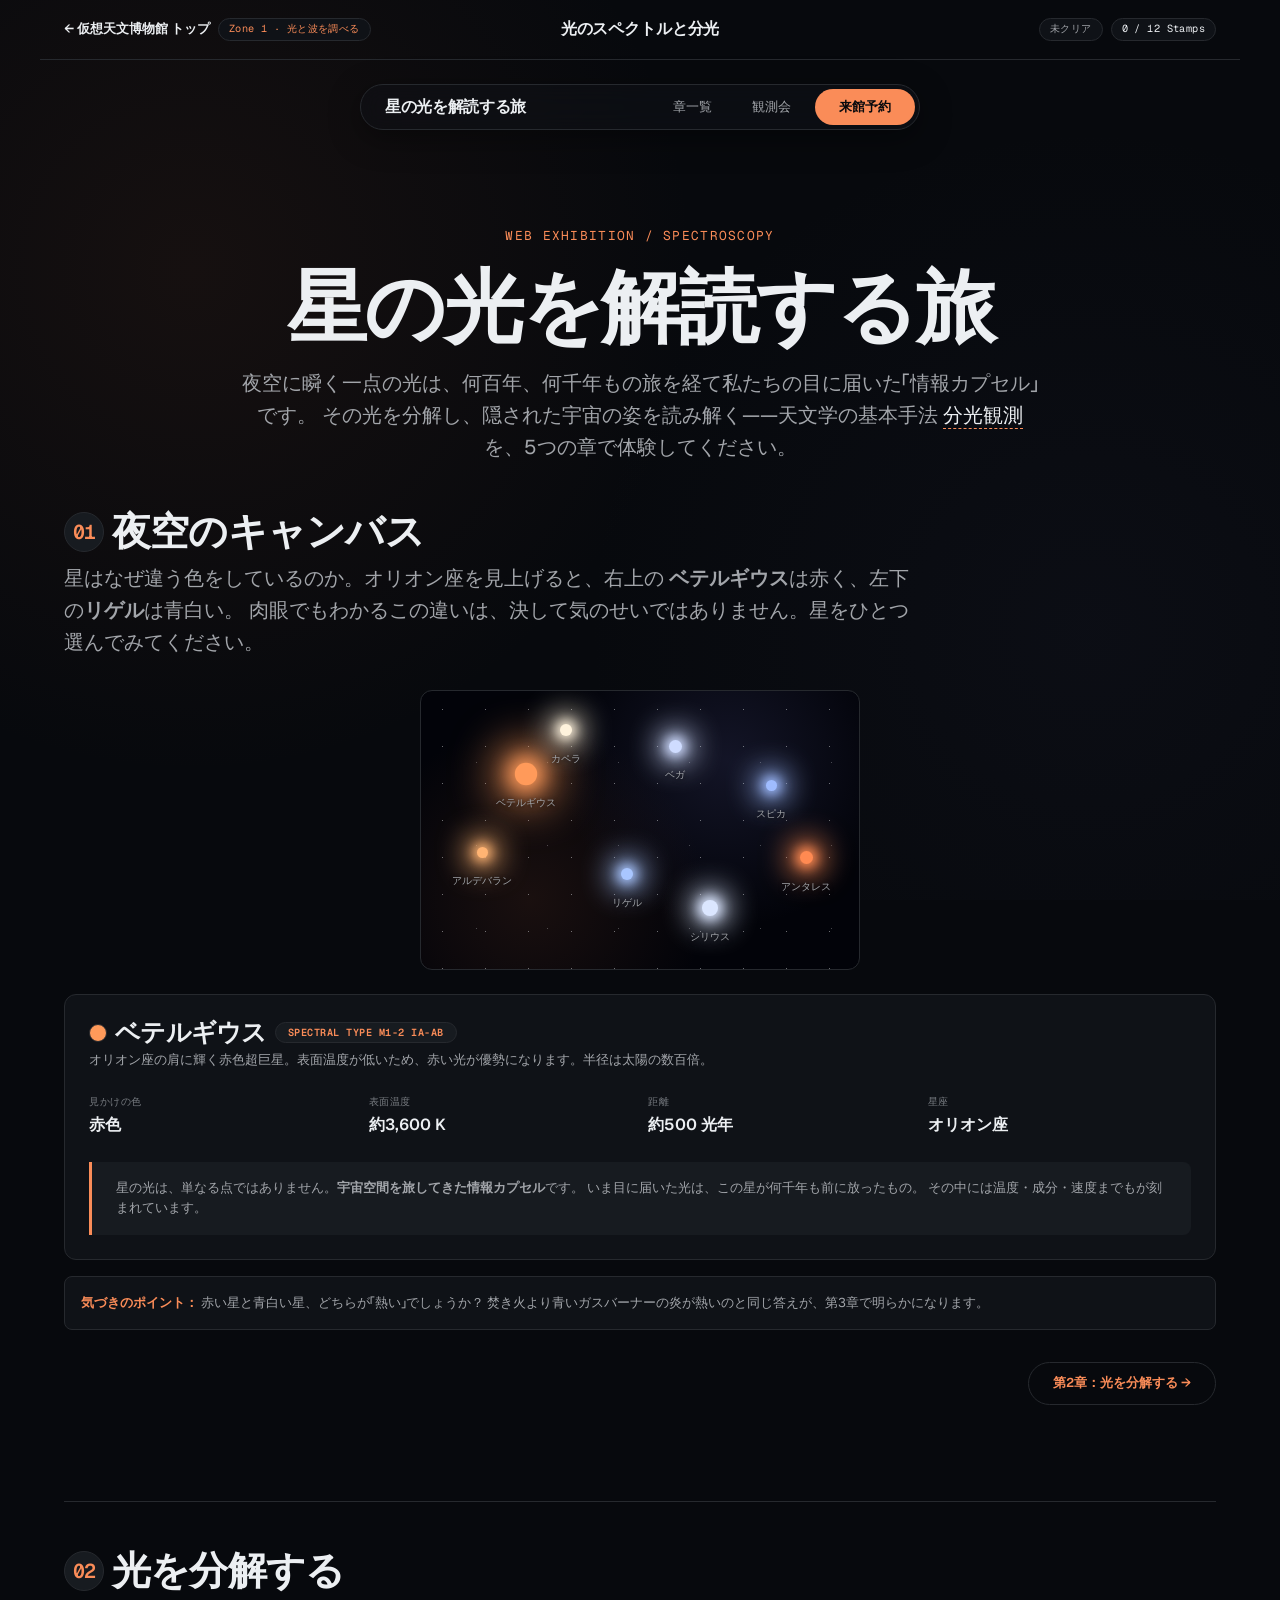
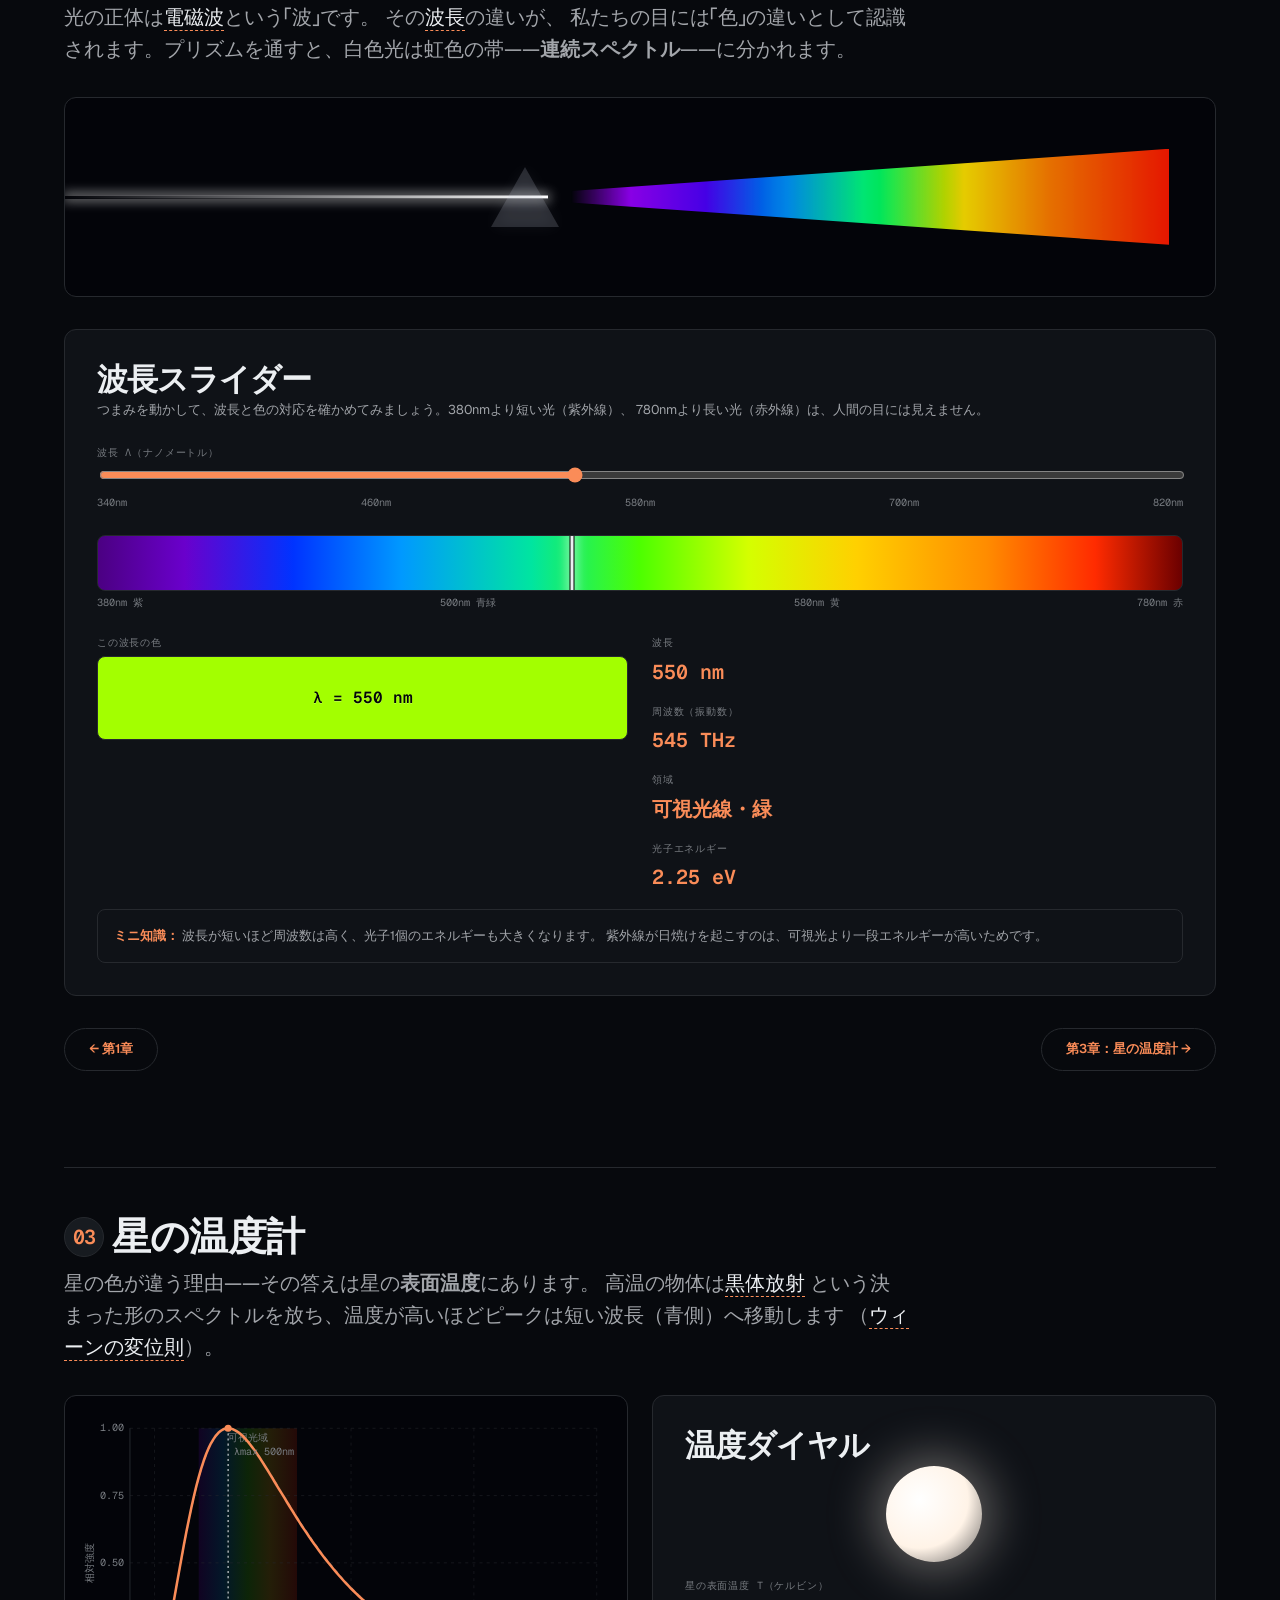
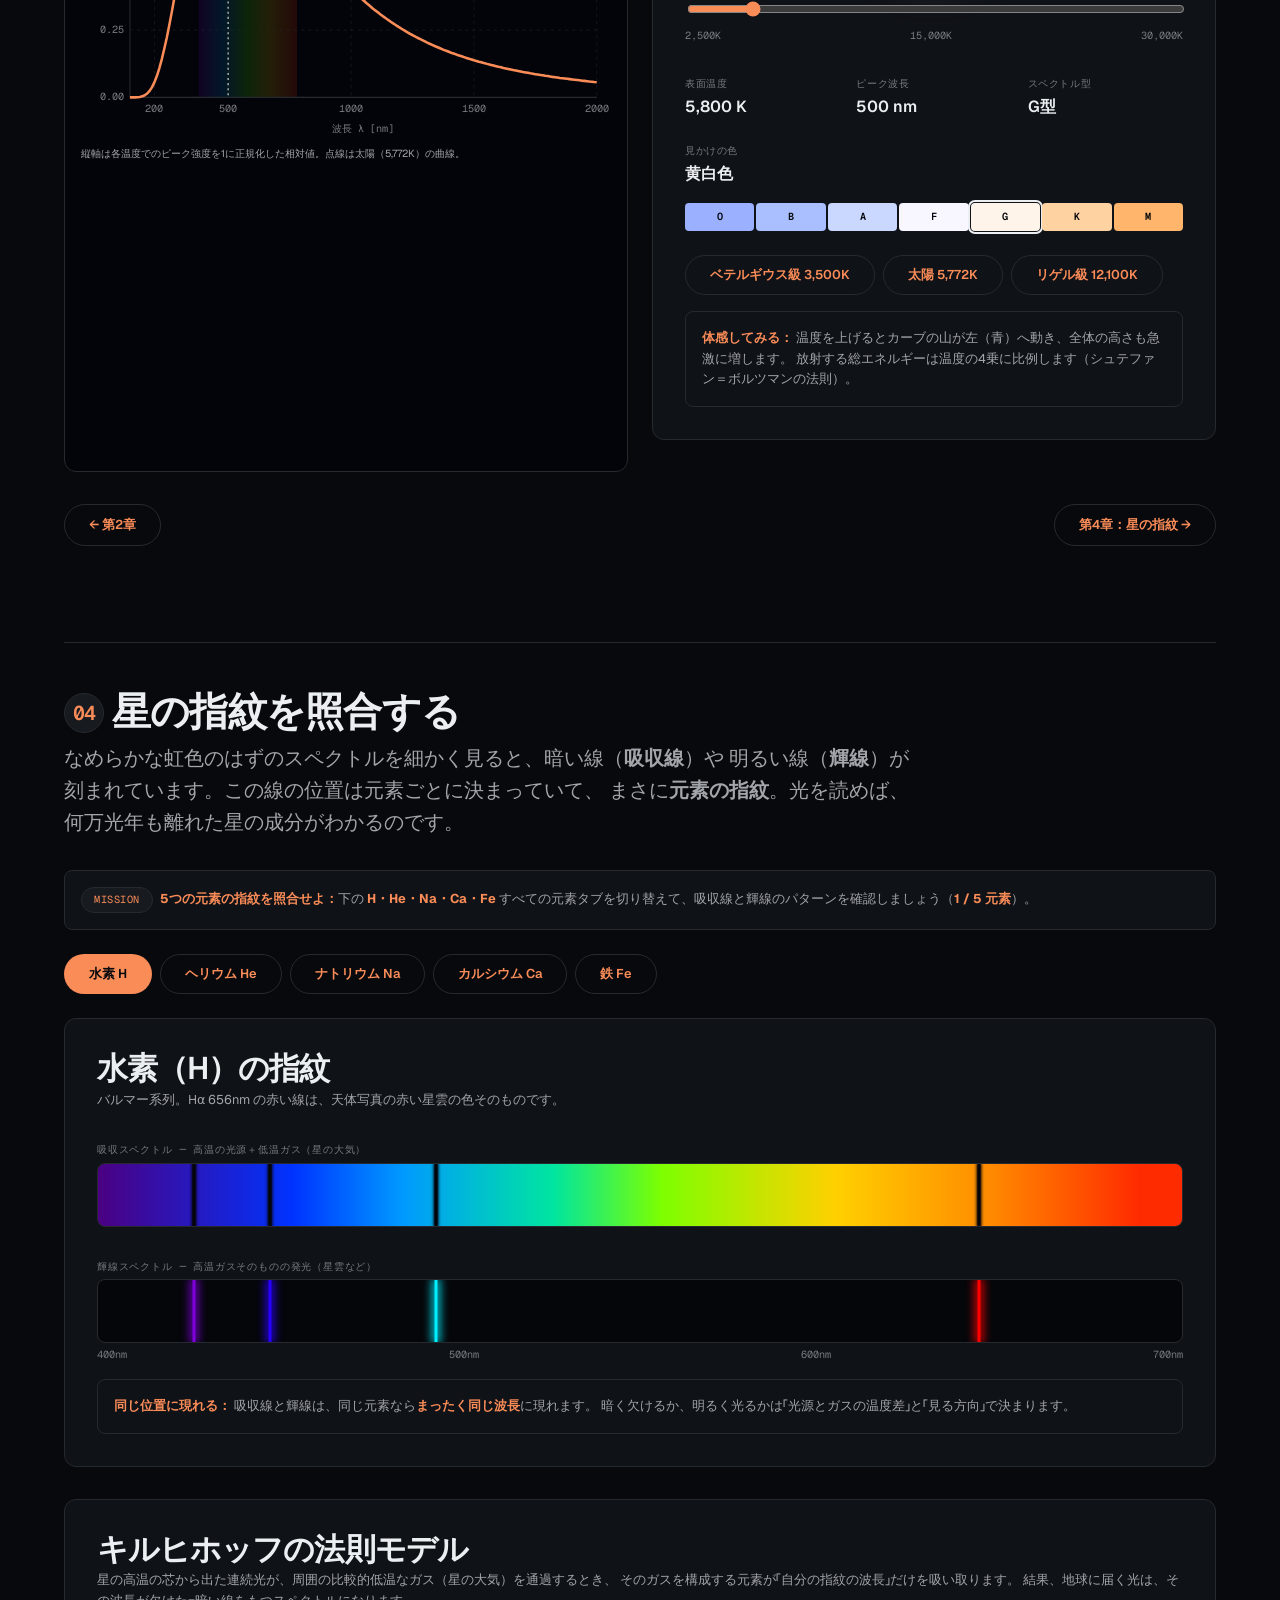
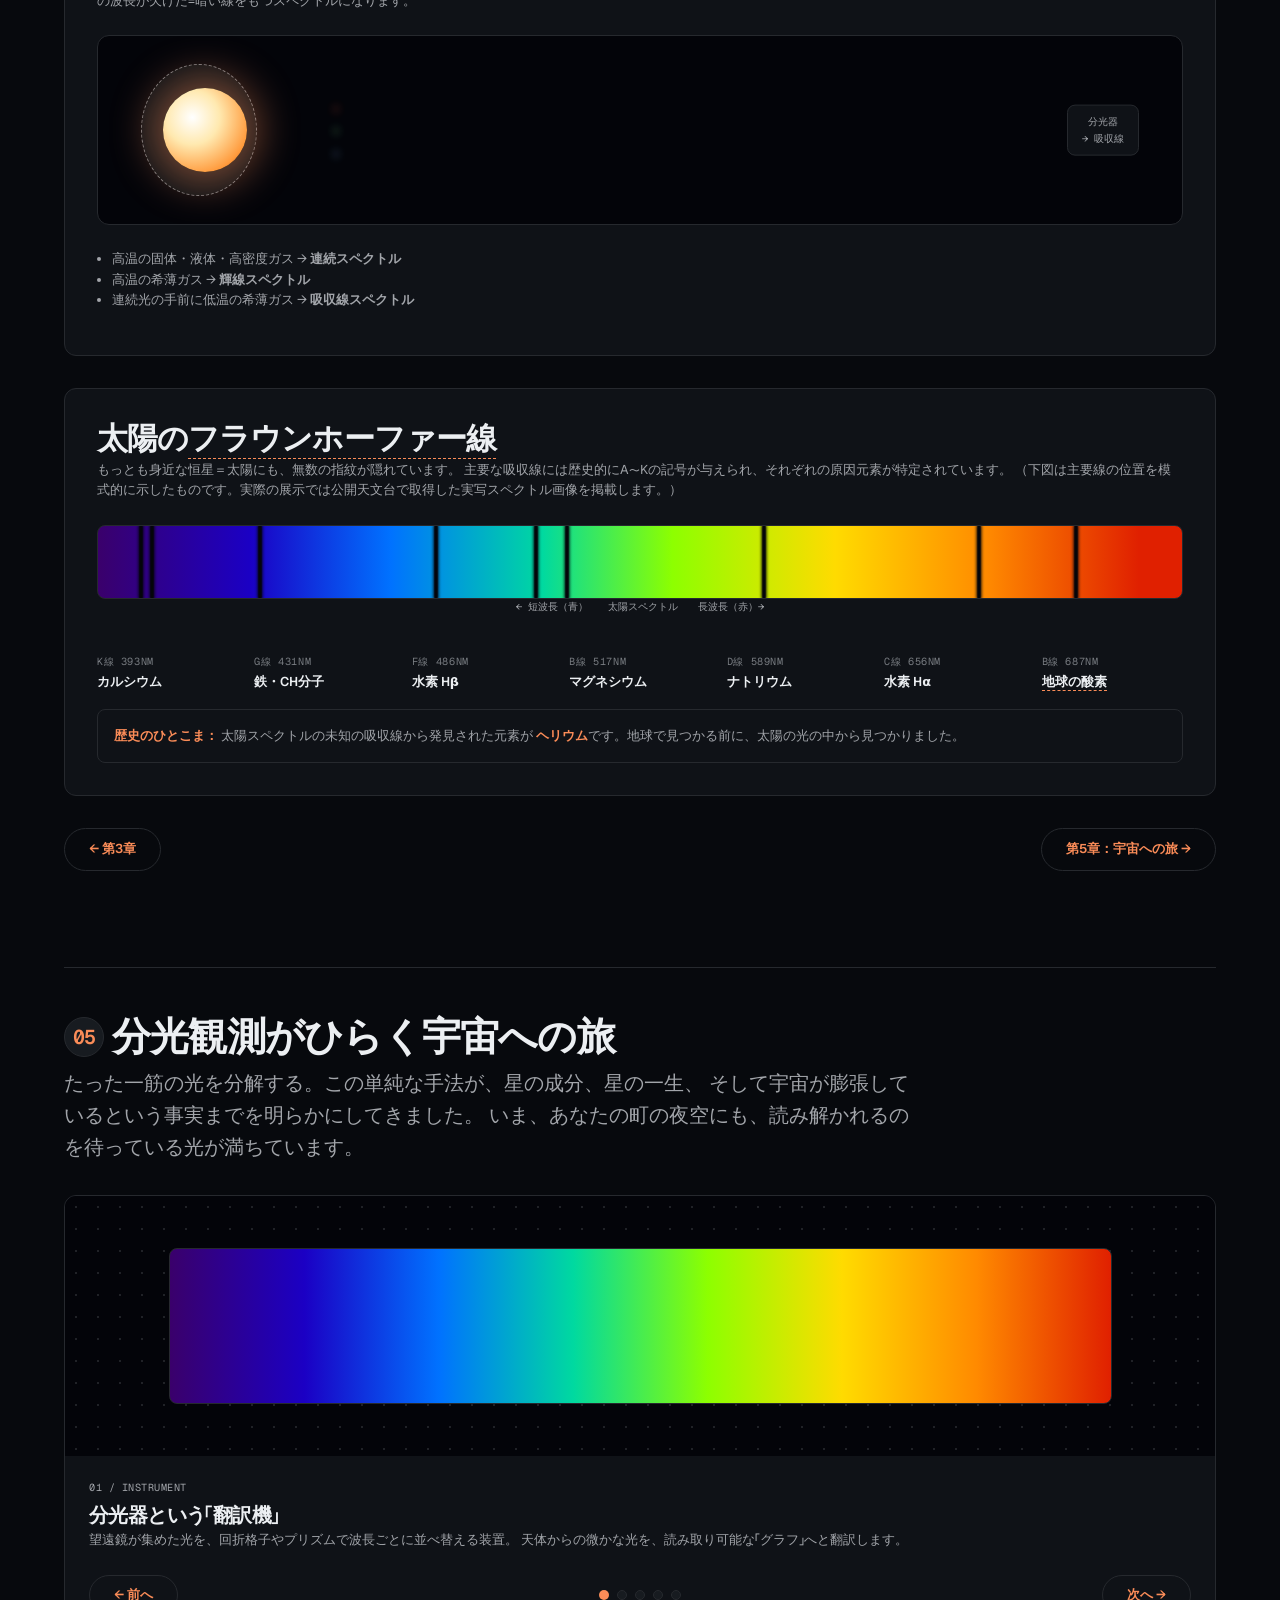
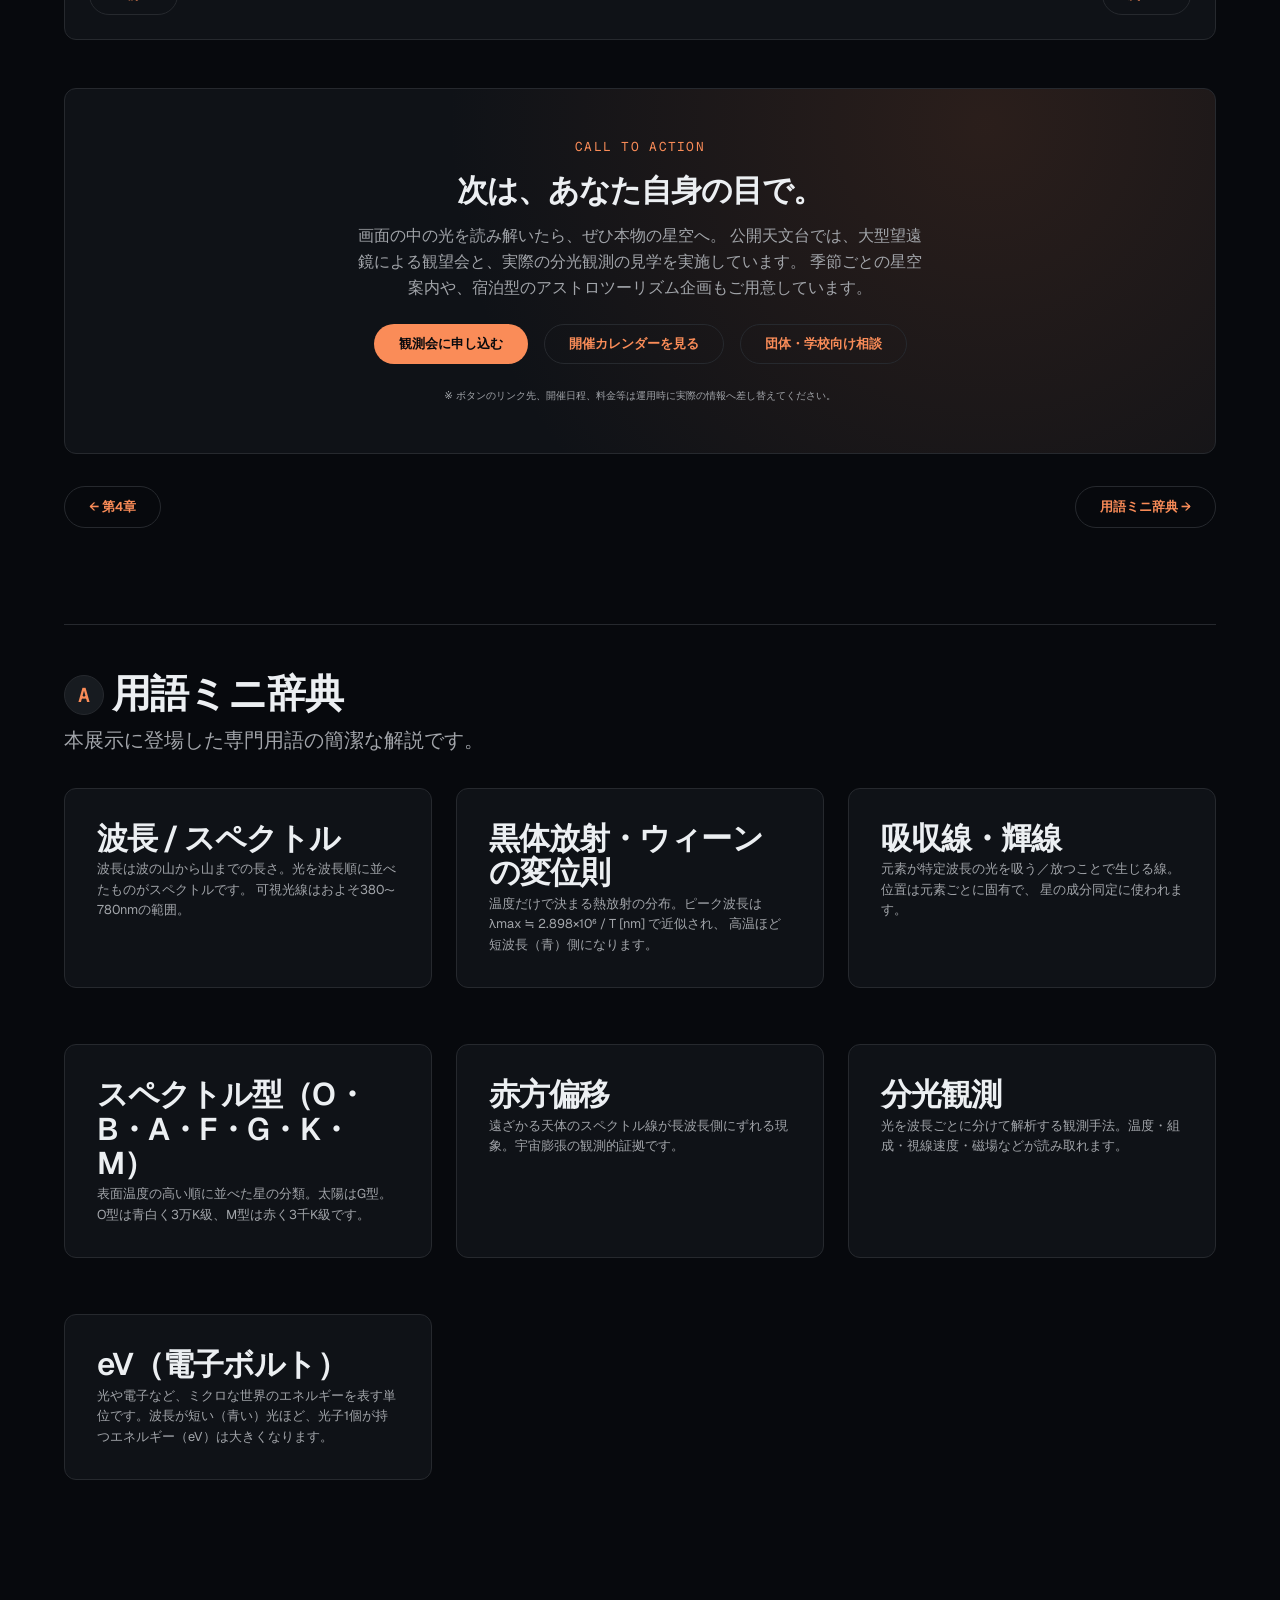
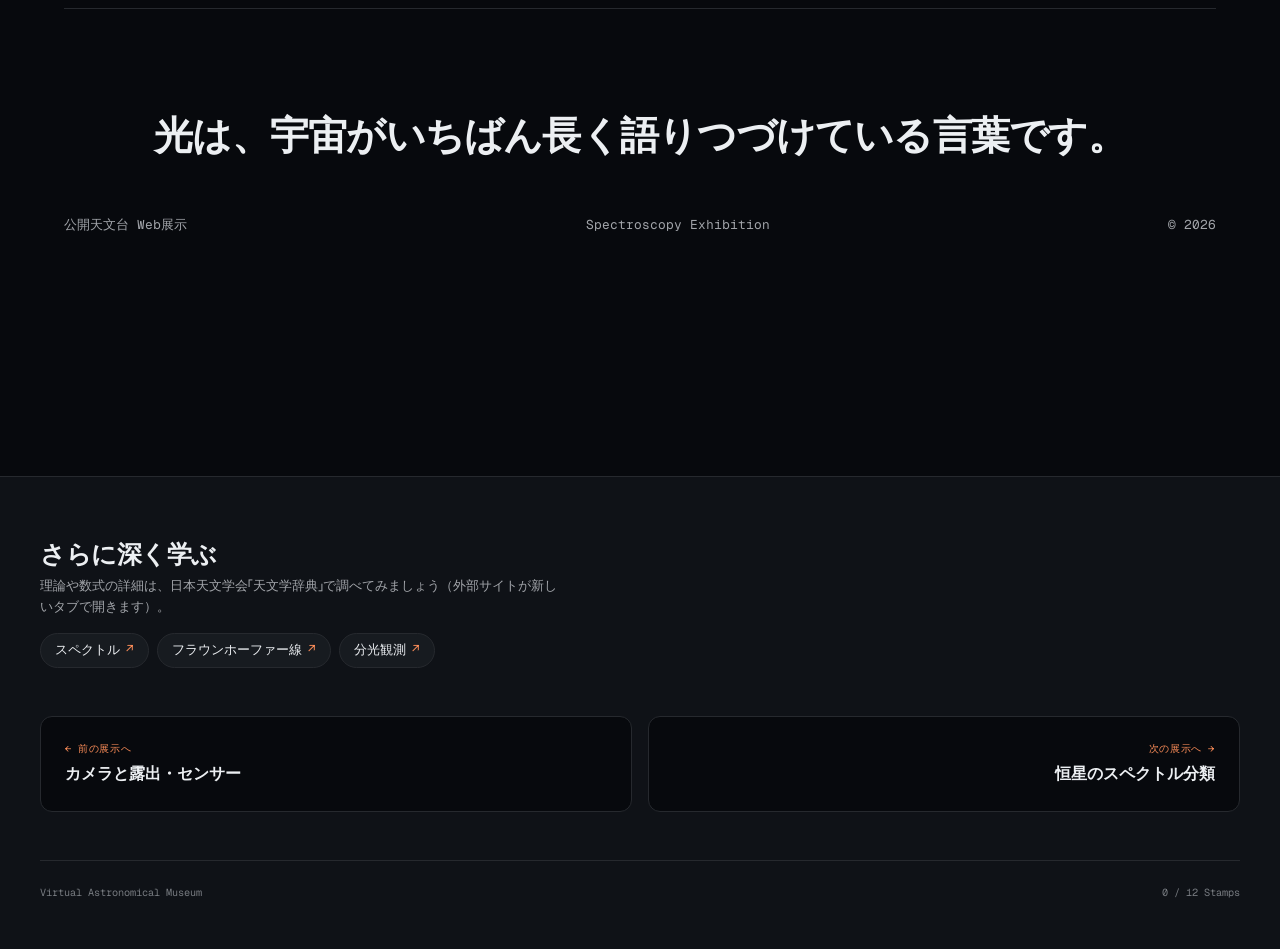
<file: spectrum.html>
<!doctype html>
<html lang="ja">
  <head>
    <meta charset="UTF-8" />
    <meta name="viewport" content="width=device-width, initial-scale=1" />
    <title>星の光を解読する旅 〜光が語る宇宙の姿〜 | 公開天文台Web展示</title>
    <meta name="description" content="星の光をスペクトル解析で読み解くインタラクティブWeb展示。星の色、波長、黒体放射、吸収線・輝線、分光観測までを体験できます。" />
    <link rel="preconnect" href="https://fonts.googleapis.com" />
    <link rel="preconnect" href="https://fonts.gstatic.com" crossorigin />
    <link rel="stylesheet" href="style.css" />
    <script src="common-ui.js" defer></script>
    <style>
      /* Hallmark · genre: atmospheric · macrostructure: 18-portfolio-grid · theme: bloom · enrichment: none · nav: N5 · footer: Ft5 */

      @import url("https://fonts.googleapis.com/css2?family=Geist:wght@400;600&family=Geist+Mono&display=swap");

      :root {
        --color-paper: oklch(14% 0.01 260);
        --color-paper-2: oklch(18% 0.012 260);
        --color-paper-3: oklch(22% 0.012 260);
        --color-rule: oklch(28% 0.01 260);
        --color-neutral: oklch(58% 0.01 260);
        --color-muted: oklch(72% 0.008 260);
        --color-ink: oklch(95% 0.005 260);

        --color-accent: oklch(75% 0.15 45);
        --color-focus: oklch(75% 0.18 45);

        --font-display: "Geist", system-ui, sans-serif;
        --font-body: "Geist", system-ui, sans-serif;
        --font-outlier: "Geist Mono", monospace;

        --space-xs: 0.25rem;
        --space-sm: 0.5rem;
        --space-md: 1rem;
        --space-lg: 1.5rem;
        --space-xl: 2rem;
        --space-2xl: 3rem;
        --space-3xl: 4rem;
        --space-4xl: 6rem;

        --text-xs: 0.64rem;
        --text-sm: 0.8rem;
        --text-base: 1rem;
        --text-md: 1.25rem;
        --text-lg: 1.5625rem;
        --text-xl: 1.9531rem;
        --text-2xl: 2.4414rem;
        --text-3xl: 3.0518rem;
        --text-display: clamp(2.75rem, 5vw + 1rem, 5.25rem);
      }

      /* Base */
      *,
      *::before,
      *::after {
        box-sizing: border-box;
      }

      body,
      html {
        margin: 0;
        padding: 0;
        background: var(--color-paper);
        color: var(--color-ink);
        font-family: var(--font-body);
        font-weight: 400;
        line-height: 1.6;
        overflow-x: clip;
      }

      body {
        background-image: radial-gradient(circle at 15% 30%, oklch(40% 0.08 45 / 0.15) 0%, transparent 40%), radial-gradient(circle at 85% 70%, oklch(35% 0.06 280 / 0.1) 0%, transparent 40%);
        background-attachment: fixed;
        background-repeat: no-repeat;
      }

      /* Typography */
      h1,
      h2,
      h3,
      h4 {
        font-family: var(--font-display);
        font-weight: 600;
        line-height: 1.1;
        margin: 0;
        letter-spacing: -0.03em;
      }
      a {
        color: inherit;
        text-decoration: none;
      }

      /* Layout */
      .page-container {
        max-width: 1200px;
        margin: 0 auto;
        padding: 0 var(--space-lg);
        padding-bottom: var(--space-4xl);
      }

      /* N5 Floating Pill Nav */
      .nav-pill {
        position: sticky;
        top: var(--space-md);
        margin: 0 auto var(--space-4xl) auto;
        max-width: 560px;
        background: oklch(18% 0.012 260 / 0.6);
        backdrop-filter: blur(12px) saturate(150%);
        border: 1px solid var(--color-rule);
        border-radius: 9999px;
        padding: var(--space-xs) var(--space-xs) var(--space-xs) var(--space-lg);
        display: flex;
        align-items: center;
        justify-content: space-between;
        z-index: 100;
        box-shadow: 0 8px 32px rgba(0, 0, 0, 0.4);
      }
      .nav-pill__wordmark {
        font-family: var(--font-display);
        font-weight: 600;
        letter-spacing: -0.02em;
        color: var(--color-ink);
      }
      .nav-pill__actions {
        display: flex;
        gap: var(--space-sm);
      }
      .nav-pill__btn {
        background: var(--color-accent);
        color: var(--color-paper);
        padding: var(--space-sm) var(--space-lg);
        border-radius: 9999px;
        font-weight: 600;
        font-size: var(--text-sm);
        transition:
          transform 0.2s ease,
          opacity 0.2s ease;
      }
      .nav-pill__btn:hover {
        transform: translateY(-1px);
        opacity: 0.9;
      }
      .nav-pill__link {
        font-size: var(--text-sm);
        color: var(--color-muted);
        padding: var(--space-sm) var(--space-md);
        border-radius: 9999px;
      }
      .nav-pill__link:hover {
        color: var(--color-ink);
        background: var(--color-paper-3);
      }

      /* Portfolio Grid Header */
      .portfolio-header {
        margin-bottom: var(--space-2xl);
        text-align: center;
      }
      .portfolio-header__tagline {
        font-family: var(--font-outlier);
        font-size: var(--text-sm);
        text-transform: uppercase;
        letter-spacing: 0.1em;
        color: var(--color-accent);
        margin-bottom: var(--space-md);
      }
      .portfolio-header__title {
        font-size: var(--text-display);
        margin-bottom: var(--space-md);
      }
      .portfolio-header__lead {
        color: var(--color-muted);
        max-width: 62ch;
        margin: 0 auto;
        font-size: var(--text-md);
      }

      /* Portfolio Grid */
      .portfolio-grid {
        display: grid;
        grid-template-columns: repeat(auto-fill, minmax(320px, 1fr));
        gap: var(--space-xl);
        margin-bottom: var(--space-4xl);
      }
      .exhibit-card {
        background: var(--color-paper-2);
        border: 1px solid var(--color-rule);
        border-radius: 12px;
        overflow: hidden;
        transition:
          transform 0.3s ease,
          box-shadow 0.3s ease;
        display: flex;
        flex-direction: column;
      }
      .exhibit-card:hover {
        transform: translateY(-4px);
        box-shadow: 0 12px 40px oklch(75% 0.15 45 / 0.1);
        border-color: var(--color-neutral);
      }
      .exhibit-card__visual {
        height: 200px;
        background: var(--color-paper-3);
        position: relative;
        display: flex;
        align-items: center;
        justify-content: center;
        overflow: hidden;
      }
      .exhibit-card__visual::before {
        content: "";
        position: absolute;
        top: 0;
        left: 0;
        right: 0;
        bottom: 0;
        background-image: radial-gradient(var(--color-neutral) 1px, transparent 1px);
        background-size: 20px 20px;
        opacity: 0.3;
      }
      .exhibit-card__visual img {
        width: 100%;
        height: 100%;
        object-fit: cover;
        position: relative;
        z-index: 1;
      }
      .exhibit-card__content {
        padding: var(--space-lg);
        display: flex;
        flex-direction: column;
        flex-grow: 1;
      }
      .exhibit-card__meta {
        font-family: var(--font-outlier);
        font-size: var(--text-xs);
        color: var(--color-muted);
        text-transform: uppercase;
        letter-spacing: 0.05em;
        margin-bottom: var(--space-sm);
      }
      .exhibit-card__title {
        font-size: var(--text-lg);
        margin-bottom: var(--space-sm);
      }
      .exhibit-card__desc {
        color: var(--color-neutral);
        font-size: var(--text-sm);
        margin-bottom: var(--space-lg);
        flex-grow: 1;
      }
      .exhibit-card__link {
        font-size: var(--text-sm);
        font-weight: 600;
        color: var(--color-ink);
        display: inline-flex;
        align-items: center;
        gap: var(--space-xs);
      }
      .exhibit-card__link::after {
        content: "→";
        color: var(--color-accent);
        transition: transform 0.2s ease;
      }
      .exhibit-card:hover .exhibit-card__link::after {
        transform: translateX(4px);
      }

      /* Ft5 Statement Footer */
      .footer-statement {
        border-top: 1px solid var(--color-rule);
        padding-top: var(--space-4xl);
        padding-bottom: var(--space-2xl);
        text-align: center;
      }
      .footer-statement__text {
        font-size: var(--text-2xl);
        font-weight: 600;
        letter-spacing: -0.02em;
        margin-bottom: var(--space-2xl);
        max-width: 38ch;
        margin-left: auto;
        margin-right: auto;
      }
      .footer-statement__meta {
        display: flex;
        justify-content: space-between;
        align-items: center;
        font-family: var(--font-outlier);
        font-size: var(--text-sm);
        color: var(--color-muted);
      }

      @media (max-width: 768px) {
        .nav-pill {
          margin: var(--space-sm);
          max-width: none;
          padding: var(--space-sm);
          border-radius: 12px;
        }
        .portfolio-header__title {
          font-size: var(--text-3xl);
        }
        .portfolio-grid {
          grid-template-columns: 1fr;
        }
        .footer-statement__meta {
          flex-direction: column;
          gap: var(--space-md);
        }
        .footer-statement__text {
          font-size: var(--text-xl);
        }
      }

      /* =========================================
   Shared Component Styles (Exhibits)
   ========================================= */
      .section-title {
        font-family: var(--font-display);
        font-size: var(--text-2xl);
        font-weight: 600;
        margin-bottom: var(--space-sm);
        display: flex;
        align-items: center;
        gap: var(--space-sm);
        letter-spacing: -0.02em;
      }
      .section-num {
        font-family: var(--font-outlier);
        display: inline-flex;
        align-items: center;
        justify-content: center;
        width: 40px;
        height: 40px;
        border-radius: 50%;
        background: var(--color-paper-3);
        color: var(--color-accent);
        font-size: var(--text-md);
        font-weight: 600;
        flex-shrink: 0;
        border: 1px solid var(--color-rule);
      }
      .section-lead {
        color: var(--color-muted);
        font-size: var(--text-md);
        margin-bottom: var(--space-2xl);
        max-width: 65ch;
      }
      .card {
        background: var(--color-paper-2);
        border: 1px solid var(--color-rule);
        border-radius: 12px;
        padding: var(--space-xl);
      }
      .card h2 {
        font-size: var(--text-xl);
        margin-bottom: var(--space-xs);
        color: var(--color-ink);
      }
      .chip,
      .stat-chip,
      .n-badge {
        display: inline-block;
        font-family: var(--font-outlier);
        font-size: var(--text-xs);
        text-transform: uppercase;
        letter-spacing: 0.05em;
        padding: 4px 12px;
        border-radius: 9999px;
        background: var(--color-paper-3);
        color: var(--color-accent);
        border: 1px solid var(--color-rule);
      }
      .btn,
      button.btn-primary,
      button.btn-outline,
      button.btn {
        font-family: var(--font-body);
        font-size: var(--text-sm);
        font-weight: 600;
        padding: 10px 24px;
        border-radius: 9999px;
        border: 1px solid transparent;
        cursor: pointer;
        transition:
          transform 0.2s ease,
          filter 0.2s ease,
          opacity 0.2s ease;
        display: inline-flex;
        align-items: center;
        justify-content: center;
      }
      .btn:active,
      button.btn-primary:active,
      button.btn-outline:active {
        transform: scale(0.97);
      }
      .btn:disabled,
      button.btn-primary:disabled,
      button.btn-outline:disabled {
        opacity: 0.5;
        cursor: not-allowed;
        transform: none;
      }
      .btn-primary,
      button.btn-primary {
        background: var(--color-accent);
        color: var(--color-paper);
      }
      .btn-primary:hover:not(:disabled) {
        filter: brightness(1.1);
      }
      .btn-outline,
      button.btn-outline,
      button.btn.ghost {
        background: transparent;
        color: var(--color-accent);
        border-color: var(--color-rule);
      }
      .btn-outline:hover:not(:disabled),
      button.btn.ghost:hover:not(:disabled) {
        background: var(--color-paper-3);
      }
      .hint {
        font-size: var(--text-sm);
        color: var(--color-muted);
        margin-top: var(--space-md);
        padding: var(--space-md);
        background: var(--color-paper-2);
        border-radius: 8px;
        border: 1px solid var(--color-rule);
      }
      .hint b {
        color: var(--color-accent);
      }
      input[type="range"] {
        accent-color: var(--color-accent);
      }

      /* =========================================
   Exhibit-specific additions
   ========================================= */
      :focus-visible {
        outline: 2px solid var(--color-focus);
        outline-offset: 3px;
      }

      .chapter {
        margin-bottom: var(--space-4xl);
        scroll-margin-top: 96px;
      }
      .chapter__head {
        margin-bottom: var(--space-xl);
      }
      .grid-2 {
        display: grid;
        grid-template-columns: repeat(auto-fit, minmax(300px, 1fr));
        gap: var(--space-lg);
      }
      .stack > * + * {
        margin-top: var(--space-md);
      }
      p {
        margin: 0 0 var(--space-md);
      }
      p:last-child {
        margin-bottom: 0;
      }
      .body-text {
        color: var(--color-muted);
      }
      .label {
        font-family: var(--font-outlier);
        font-size: var(--text-xs);
        text-transform: uppercase;
        letter-spacing: 0.08em;
        color: var(--color-neutral);
        display: block;
        margin-bottom: var(--space-xs);
      }
      .value-readout {
        font-family: var(--font-outlier);
        font-size: var(--text-md);
        color: var(--color-accent);
        font-weight: 600;
      }
      .control-row {
        margin-bottom: var(--space-lg);
      }
      .control-row input[type="range"] {
        width: 100%;
      }
      .divider {
        border: 0;
        border-top: 1px solid var(--color-rule);
        margin: var(--space-2xl) 0;
      }

      /* Tooltip (term glossary) */
      .term {
        border-bottom: 1px dashed var(--color-accent);
        cursor: help;
        position: relative;
        color: var(--color-ink);
      }
      .term::after {
        content: attr(data-tip);
        position: absolute;
        left: 50%;
        bottom: 140%;
        transform: translateX(-50%);
        width: max-content;
        max-width: 260px;
        background: var(--color-paper-3);
        color: var(--color-muted);
        border: 1px solid var(--color-rule);
        border-radius: 8px;
        padding: var(--space-sm) var(--space-md);
        font-size: var(--text-sm);
        line-height: 1.5;
        text-transform: none;
        letter-spacing: 0;
        opacity: 0;
        visibility: hidden;
        transition: opacity 0.2s ease;
        z-index: 50;
        box-shadow: 0 8px 24px rgba(0, 0, 0, 0.5);
        pointer-events: none;
      }
      .term:hover::after,
      .term:focus::after {
        opacity: 1;
        visibility: visible;
      }

      /* Ch1: Sky canvas */
      .sky {
        position: relative;
        width: 100%;
        aspect-ratio: 16 / 9;
        min-height: 280px;
        border-radius: 12px;
        overflow: hidden;
        border: 1px solid var(--color-rule);
        background: radial-gradient(circle at 70% 25%, oklch(35% 0.07 280 / 0.35) 0%, transparent 45%), radial-gradient(circle at 25% 75%, oklch(38% 0.07 45 / 0.25) 0%, transparent 45%), oklch(10% 0.02 265);
      }
      .sky__dust {
        position: absolute;
        inset: 0;
        background-image: radial-gradient(oklch(95% 0.005 260 / 0.9) 0.6px, transparent 0.7px), radial-gradient(oklch(90% 0.005 260 / 0.6) 0.5px, transparent 0.6px);
        background-size:
          43px 37px,
          71px 83px;
        background-position:
          0 0,
          20px 30px;
        opacity: 0.5;
      }
      .star-btn {
        position: absolute;
        transform: translate(-50%, -50%);
        background: transparent;
        border: 0;
        padding: 0;
        cursor: pointer;
        width: 44px;
        height: 44px;
        display: flex;
        align-items: center;
        justify-content: center;
        border-radius: 50%;
      }
      .star-btn__dot {
        display: block;
        border-radius: 50%;
        box-shadow:
          0 0 12px 4px currentColor,
          0 0 30px 10px currentColor;
        background: currentColor;
        transition: transform 0.25s ease;
      }
      .star-btn:hover .star-btn__dot,
      .star-btn[aria-pressed="true"] .star-btn__dot {
        transform: scale(1.6);
      }
      .star-btn__name {
        position: absolute;
        top: 100%;
        left: 50%;
        transform: translateX(-50%);
        font-family: var(--font-outlier);
        font-size: var(--text-xs);
        color: var(--color-muted);
        white-space: nowrap;
        text-shadow: 0 1px 4px #000;
      }
      .star-panel {
        margin-top: var(--space-lg);
        background: var(--color-paper-2);
        border: 1px solid var(--color-rule);
        border-radius: 12px;
        padding: var(--space-lg);
      }
      .star-panel__title {
        font-size: var(--text-lg);
        margin-bottom: var(--space-xs);
        display: flex;
        align-items: center;
        gap: var(--space-sm);
        flex-wrap: wrap;
      }
      .swatch {
        width: 18px;
        height: 18px;
        border-radius: 50%;
        display: inline-block;
        border: 1px solid var(--color-rule);
      }
      .data-list {
        list-style: none;
        margin: var(--space-md) 0 0;
        padding: 0;
        display: grid;
        grid-template-columns: repeat(auto-fit, minmax(140px, 1fr));
        gap: var(--space-md);
      }
      .data-list dt,
      .data-list .k {
        font-family: var(--font-outlier);
        font-size: var(--text-xs);
        color: var(--color-neutral);
        text-transform: uppercase;
        letter-spacing: 0.06em;
      }
      .data-list .v {
        font-size: var(--text-base);
        color: var(--color-ink);
        font-weight: 600;
      }
      .capsule-msg {
        margin-top: var(--space-lg);
        padding: var(--space-md) var(--space-lg);
        border-left: 3px solid var(--color-accent);
        background: var(--color-paper-3);
        border-radius: 0 8px 8px 0;
        color: var(--color-muted);
        font-size: var(--text-sm);
      }

      /* Ch2: Prism & spectrum bar */
      .prism-stage {
        position: relative;
        height: 200px;
        border-radius: 12px;
        background: oklch(11% 0.015 265);
        border: 1px solid var(--color-rule);
        overflow: hidden;
        display: flex;
        align-items: center;
      }
      .prism-beam {
        position: absolute;
        left: 0;
        top: 50%;
        height: 3px;
        width: 42%;
        transform: translateY(-50%);
        background: linear-gradient(90deg, transparent, #fff);
        box-shadow: 0 0 12px 2px rgba(255, 255, 255, 0.6);
      }
      .prism-shape {
        position: absolute;
        left: 40%;
        top: 50%;
        transform: translate(-50%, -50%);
        width: 0;
        height: 0;
        border-left: 34px solid transparent;
        border-right: 34px solid transparent;
        border-bottom: 60px solid oklch(85% 0.02 260 / 0.18);
        filter: drop-shadow(0 0 8px oklch(85% 0.02 260 / 0.35));
      }
      .prism-fan {
        position: absolute;
        left: 44%;
        right: 4%;
        top: 50%;
        height: 96px;
        transform: translateY(-50%);
        clip-path: polygon(0 44%, 100% 0, 100% 100%, 0 56%);
        background: linear-gradient(90deg, transparent, currentColor 12%);
        color: transparent;
        background-image: linear-gradient(90deg, rgba(255, 255, 255, 0) 0%, #8b00ff 10%, #4b00ff 22%, #0080ff 34%, #00ff7f 50%, #ffe000 66%, #ff8000 80%, #ff2000 100%);
        opacity: 0;
        animation: fanIn 1.6s ease forwards 0.3s;
        filter: blur(0.4px) saturate(1.15);
      }
      @keyframes fanIn {
        from {
          opacity: 0;
        }
        to {
          opacity: 0.9;
        }
      }

      .spectrum-bar {
        height: 56px;
        border-radius: 8px;
        border: 1px solid var(--color-rule);
        position: relative;
        overflow: hidden;
        background: linear-gradient(90deg, #4b0082 0%, #6a00cc 8%, #0033ff 18%, #0099ff 28%, #00e5a0 40%, #4dff00 50%, #d4ff00 60%, #ffd000 70%, #ff8c00 82%, #ff2b00 92%, #6b0000 100%);
      }
      .spectrum-bar__marker {
        position: absolute;
        top: -6px;
        bottom: -6px;
        width: 3px;
        background: var(--color-ink);
        box-shadow:
          0 0 0 1px #000,
          0 0 12px 2px rgba(255, 255, 255, 0.7);
        transform: translateX(-50%);
        transition: left 0.08s linear;
      }
      .spectrum-scale {
        display: flex;
        justify-content: space-between;
        font-family: var(--font-outlier);
        font-size: var(--text-xs);
        color: var(--color-neutral);
        margin-top: var(--space-xs);
      }
      .color-preview {
        height: 84px;
        border-radius: 8px;
        border: 1px solid var(--color-rule);
        display: flex;
        align-items: center;
        justify-content: center;
        font-family: var(--font-outlier);
        font-weight: 600;
        color: #05060a;
        text-shadow: 0 1px 0 rgba(255, 255, 255, 0.25);
        transition: background-color 0.1s linear;
      }

      /* Ch3: Blackbody chart */
      .chart-wrap {
        background: oklch(11% 0.015 265);
        border: 1px solid var(--color-rule);
        border-radius: 12px;
        padding: var(--space-md);
      }
      .chart-wrap svg {
        width: 100%;
        height: auto;
        display: block;
      }
      .axis-line {
        stroke: var(--color-rule);
        stroke-width: 1;
      }
      .grid-line {
        stroke: var(--color-rule);
        stroke-width: 0.5;
        stroke-dasharray: 3 4;
      }
      .axis-text {
        fill: var(--color-neutral);
        font-family: "Geist Mono", monospace;
        font-size: 10px;
      }
      .curve {
        fill: none;
        stroke: var(--color-accent);
        stroke-width: 2.5;
        stroke-linejoin: round;
      }
      .curve-ghost {
        fill: none;
        stroke: var(--color-neutral);
        stroke-width: 1;
        stroke-dasharray: 4 4;
        opacity: 0.7;
      }
      .peak-line {
        stroke: var(--color-ink);
        stroke-width: 1;
        stroke-dasharray: 2 3;
      }

      .star-preview {
        width: 96px;
        height: 96px;
        border-radius: 50%;
        margin: 0 auto var(--space-md);
        transition:
          background-color 0.15s linear,
          box-shadow 0.15s linear;
      }
      .temp-classes {
        display: grid;
        grid-template-columns: repeat(7, 1fr);
        gap: 2px;
        margin-top: var(--space-md);
        font-family: var(--font-outlier);
        font-size: var(--text-xs);
        text-align: center;
      }
      .temp-classes span {
        padding: 6px 0;
        border-radius: 4px;
        color: #05060a;
        font-weight: 600;
      }
      .temp-classes span.is-active {
        outline: 2px solid var(--color-ink);
        outline-offset: 1px;
      }

      /* Ch4: Absorption / emission */
      .spec-strip {
        height: 64px;
        border-radius: 8px;
        border: 1px solid var(--color-rule);
        position: relative;
        overflow: hidden;
      }
      .spec-strip--cont {
        background: linear-gradient(90deg, #4b0082 0%, #0033ff 18%, #0099ff 28%, #00e5a0 42%, #7dff00 52%, #ffd000 68%, #ff8c00 82%, #ff2b00 96%);
      }
      .spec-strip--emit {
        background: #05060a;
      }
      .spec-line {
        position: absolute;
        top: 0;
        bottom: 0;
        width: 3px;
        transform: translateX(-50%);
      }
      .spec-line--abs {
        background: #04050a;
        box-shadow: 0 0 3px 1px #04050a;
      }
      .spec-line--emit {
        box-shadow: 0 0 10px 2px currentColor;
        background: currentColor;
      }
      .element-tabs {
        display: flex;
        flex-wrap: wrap;
        gap: var(--space-sm);
        margin-bottom: var(--space-lg);
      }
      .element-tabs .btn[aria-pressed="true"] {
        background: var(--color-accent);
        color: var(--color-paper);
        border-color: transparent;
      }
      .kirchhoff {
        position: relative;
        height: 190px;
        border-radius: 12px;
        overflow: hidden;
        border: 1px solid var(--color-rule);
        background: oklch(11% 0.015 265);
        display: flex;
        align-items: center;
      }
      .kirchhoff__core {
        position: absolute;
        left: 6%;
        top: 50%;
        transform: translate(-0%, -50%);
        width: 84px;
        height: 84px;
        border-radius: 50%;
        background: radial-gradient(circle at 35% 35%, #fff 0%, #ffe9b0 35%, #ff9a3c 75%, #b33c00 100%);
        box-shadow: 0 0 40px 12px oklch(75% 0.15 45 / 0.45);
      }
      .kirchhoff__atmo {
        position: absolute;
        left: 4%;
        top: 50%;
        transform: translateY(-50%);
        width: 116px;
        height: 132px;
        border-radius: 50%;
        border: 1px dashed var(--color-neutral);
        background: oklch(60% 0.05 200 / 0.1);
      }
      .kirchhoff__ray {
        position: absolute;
        left: 22%;
        height: 2px;
        width: 0;
        background: currentColor;
        opacity: 0.9;
        box-shadow: 0 0 8px 1px currentColor;
        animation: rayGo 3.4s ease-in-out infinite;
      }
      @keyframes rayGo {
        0% {
          width: 0;
          opacity: 0;
        }
        15% {
          opacity: 0.95;
        }
        70% {
          width: 62%;
          opacity: 0.95;
        }
        100% {
          width: 62%;
          opacity: 0;
        }
      }
      .kirchhoff__detector {
        position: absolute;
        right: 4%;
        top: 50%;
        transform: translateY(-50%);
        width: 72px;
        padding: var(--space-sm);
        border: 1px solid var(--color-rule);
        border-radius: 8px;
        background: var(--color-paper-2);
        font-family: var(--font-outlier);
        font-size: var(--text-xs);
        color: var(--color-muted);
        text-align: center;
      }
      .fraunhofer {
        height: 74px;
        border-radius: 8px;
        border: 1px solid var(--color-rule);
        position: relative;
        overflow: hidden;
        background: linear-gradient(90deg, #3a006b 0%, #1b00c4 14%, #0072ff 27%, #00d9a0 41%, #8dff00 53%, #ffdb00 68%, #ff8a00 82%, #e02000 96%);
      }
      .fraunhofer__label {
        position: absolute;
        top: 100%;
        left: 50%;
        transform: translateX(-50%);
        font-family: var(--font-outlier);
        font-size: var(--text-xs);
        color: var(--color-muted);
      }
      .fh-wrap {
        position: relative;
        margin-bottom: var(--space-2xl);
      }

      /* Ch5: Slideshow */
      .slideshow {
        position: relative;
        border: 1px solid var(--color-rule);
        border-radius: 12px;
        overflow: hidden;
        background: var(--color-paper-2);
      }
      .slide {
        display: none;
      }
      .slide.is-active {
        display: block;
      }
      .slide__visual {
        height: 260px;
        position: relative;
        overflow: hidden;
        background: oklch(11% 0.015 265);
        display: flex;
        align-items: center;
        justify-content: center;
      }
      .slide__visual::before {
        content: "";
        position: absolute;
        inset: 0;
        background-image: radial-gradient(var(--color-neutral) 1px, transparent 1px);
        background-size: 22px 22px;
        opacity: 0.25;
      }
      .slide__figure {
        position: relative;
        z-index: 1;
        width: 82%;
        height: 60%;
        border-radius: 8px;
        border: 1px solid var(--color-rule);
        display: flex;
        align-items: flex-end;
        justify-content: center;
        overflow: hidden;
      }
      .slide__caption {
        padding: var(--space-lg);
      }
      .slide__caption h3 {
        font-size: var(--text-md);
        margin-bottom: var(--space-xs);
      }
      .slideshow__controls {
        display: flex;
        align-items: center;
        justify-content: space-between;
        gap: var(--space-md);
        padding: 0 var(--space-lg) var(--space-lg);
      }
      .slideshow__dots {
        display: flex;
        gap: var(--space-sm);
      }
      .dot {
        width: 10px;
        height: 10px;
        border-radius: 50%;
        padding: 0;
        border: 1px solid var(--color-rule);
        background: var(--color-paper-3);
        cursor: pointer;
      }
      .dot[aria-current="true"] {
        background: var(--color-accent);
        border-color: transparent;
      }
      .cta-band {
        margin-top: var(--space-2xl);
        border: 1px solid var(--color-rule);
        border-radius: 12px;
        padding: var(--space-2xl);
        background: radial-gradient(circle at 80% 10%, oklch(45% 0.09 45 / 0.25) 0%, transparent 55%), var(--color-paper-2);
        text-align: center;
      }
      .cta-band__title {
        font-size: var(--text-xl);
        margin-bottom: var(--space-md);
      }
      .cta-band__actions {
        display: flex;
        gap: var(--space-md);
        justify-content: center;
        flex-wrap: wrap;
        margin-top: var(--space-lg);
      }

      .chapter-nav {
        display: flex;
        justify-content: space-between;
        gap: var(--space-md);
        margin-top: var(--space-xl);
        flex-wrap: wrap;
      }
      .toc-link-row {
        display: flex;
        flex-wrap: wrap;
        gap: var(--space-sm);
        justify-content: center;
        margin-bottom: var(--space-4xl);
      }

      @media (max-width: 768px) {
        .nav-pill__link {
          display: none;
        }
        .temp-classes {
          grid-template-columns: repeat(4, 1fr);
        }
        .kirchhoff {
          height: 160px;
        }
        .kirchhoff__detector {
          display: none;
        }
        .slide__visual {
          height: 200px;
        }
      }
      @media (prefers-reduced-motion: reduce) {
        *,
        *::before,
        *::after {
          animation: none !important;
          transition: none !important;
        }
      }
    </style>
  </head>
  <body data-app-id="spectrum">
    <!-- ============ N5 Floating Pill Nav ============ -->
    <nav class="nav-pill" aria-label="メインナビゲーション">
      <a class="nav-pill__wordmark" href="#top">星の光を解読する旅</a>
      <div class="nav-pill__actions">
        <a class="nav-pill__link" href="#ch1">章一覧</a>
        <a class="nav-pill__link" href="#ch5">観測会</a>
        <a class="nav-pill__btn" href="#cta">来館予約</a>
      </div>
    </nav>

    <main class="page-container" id="top">
      <!-- ============ Portfolio Header ============ -->
      <header class="portfolio-header">
        <p class="portfolio-header__tagline">Web Exhibition / Spectroscopy</p>
        <h1 class="portfolio-header__title">星の光を解読する旅</h1>
        <p class="portfolio-header__lead">
          夜空に瞬く一点の光は、何百年、何千年もの旅を経て私たちの目に届いた「情報カプセル」です。 その光を分解し、隠された宇宙の姿を読み解く——天文学の基本手法
          <span class="term" tabindex="0" data-tip="光を波長ごとに分解して、その強度分布を調べる観測手法。星の温度・成分・運動などがわかります。">分光観測</span>
          を、5つの章で体験してください。
        </p>
      </header>

      <!-- ============ 第1章 ============ -->
      <section class="chapter" id="ch1" aria-labelledby="ch1-title">
        <div class="chapter__head">
          <h2 class="section-title" id="ch1-title"><span class="section-num">01</span>夜空のキャンバス</h2>
          <p class="section-lead">
            星はなぜ違う色をしているのか。オリオン座を見上げると、右上の
            <strong>ベテルギウス</strong>は赤く、左下の<strong>リゲル</strong>は青白い。 肉眼でもわかるこの違いは、決して気のせいではありません。星をひとつ選んでみてください。
          </p>
        </div>

        <div class="sky" id="sky" role="group" aria-label="インタラクティブ全天図：星を選択できます">
          <div class="sky__dust" aria-hidden="true"></div>
          <!-- 星ボタンはJSで生成 -->
        </div>

        <div class="star-panel" id="starPanel" aria-live="polite">
          <h3 class="star-panel__title">
            <span class="swatch" id="starSwatch" style="background: #cfd8ff"></span>
            <span id="starName">星を選択してください</span>
            <span class="chip" id="starType">SPECTRAL TYPE —</span>
          </h3>
          <p class="body-text" id="starDesc" style="font-size: var(--text-sm)">上の夜空から星をクリック／タップすると、その星のデータが表示されます。</p>
          <div class="data-list">
            <div>
              <span class="k">見かけの色</span>
              <div class="v" id="dColor">—</div>
            </div>
            <div>
              <span class="k">表面温度</span>
              <div class="v" id="dTemp">—</div>
            </div>
            <div>
              <span class="k">距離</span>
              <div class="v" id="dDist">—</div>
            </div>
            <div>
              <span class="k">星座</span>
              <div class="v" id="dConst">—</div>
            </div>
          </div>
          <p class="capsule-msg">星の光は、単なる点ではありません。<strong>宇宙空間を旅してきた情報カプセル</strong>です。 いま目に届いた光は、この星が何千年も前に放ったもの。 その中には温度・成分・速度までもが刻まれています。</p>
        </div>

        <div class="hint"><b>気づきのポイント：</b> 赤い星と青白い星、どちらが「熱い」でしょうか？ 焚き火より青いガスバーナーの炎が熱いのと同じ答えが、第3章で明らかになります。</div>

        <div class="chapter-nav">
          <span></span>
          <a class="btn btn-outline" href="#ch2">第2章：光を分解する →</a>
        </div>
      </section>

      <hr class="divider" />

      <!-- ============ 第2章 ============ -->
      <section class="chapter" id="ch2" aria-labelledby="ch2-title">
        <div class="chapter__head">
          <h2 class="section-title" id="ch2-title"><span class="section-num">02</span>光を分解する</h2>
          <p class="section-lead">
            光の正体は<span class="term" tabindex="0" data-tip="電場と磁場の振動が空間を伝わる波。電波・赤外線・可視光線・紫外線・X線・ガンマ線はすべて電磁波で、波長が違うだけです。">電磁波</span>という「波」です。 その<span class="term" tabindex="0" data-tip="波の山から次の山までの長さ。可視光線では約380〜780ナノメートル（nm）の範囲が目に見えます。1nm = 10億分の1メートル。">波長</span>の違いが、
            私たちの目には「色」の違いとして認識されます。プリズムを通すと、白色光は虹色の帯——<strong>連続スペクトル</strong>——に分かれます。
          </p>
        </div>

        <div class="prism-stage" aria-label="プリズムによる分光アニメーション">
          <div class="prism-beam" aria-hidden="true"></div>
          <div class="prism-shape" aria-hidden="true"></div>
          <div class="prism-fan" aria-hidden="true"></div>
        </div>

        <div class="card" style="margin-top: var(--space-xl)">
          <h2>波長スライダー</h2>
          <p class="body-text" style="font-size: var(--text-sm)">つまみを動かして、波長と色の対応を確かめてみましょう。380nmより短い光（紫外線）、 780nmより長い光（赤外線）は、人間の目には見えません。</p>

          <div class="control-row" style="margin-top: var(--space-lg)">
            <label class="label" for="wlRange">波長 λ（ナノメートル）</label>
            <input type="range" id="wlRange" min="340" max="820" step="1" value="550" aria-describedby="wlReadout" />
            <div class="spectrum-scale" aria-hidden="true"><span>340nm</span><span>460nm</span><span>580nm</span><span>700nm</span><span>820nm</span></div>
          </div>

          <div class="spectrum-bar" aria-hidden="true">
            <div class="spectrum-bar__marker" id="wlMarker" style="left: 43%"></div>
          </div>
          <div class="spectrum-scale" aria-hidden="true"><span>380nm 紫</span><span>500nm 青緑</span><span>580nm 黄</span><span>780nm 赤</span></div>

          <div class="grid-2" style="margin-top: var(--space-lg)">
            <div>
              <span class="label">この波長の色</span>
              <div class="color-preview" id="colorPreview">λ = 550 nm</div>
            </div>
            <div class="stack">
              <div>
                <span class="label">波長</span>
                <span class="value-readout" id="wlReadout">550 nm</span>
              </div>
              <div>
                <span class="label">周波数（振動数）</span>
                <span class="value-readout" id="freqReadout">545 THz</span>
              </div>
              <div>
                <span class="label">領域</span>
                <span class="value-readout" id="bandReadout">可視光線・緑</span>
              </div>
              <div>
                <span class="label">光子エネルギー</span>
                <span class="value-readout" id="evReadout">2.25 eV</span>
              </div>
            </div>
          </div>

          <div class="hint"><b>ミニ知識：</b> 波長が短いほど周波数は高く、光子1個のエネルギーも大きくなります。 紫外線が日焼けを起こすのは、可視光より一段エネルギーが高いためです。</div>
        </div>

        <div class="chapter-nav">
          <a class="btn btn-outline" href="#ch1">← 第1章</a>
          <a class="btn btn-outline" href="#ch3">第3章：星の温度計 →</a>
        </div>
      </section>

      <hr class="divider" />

      <!-- ============ 第3章 ============ -->
      <section class="chapter" id="ch3" aria-labelledby="ch3-title">
        <div class="chapter__head">
          <h2 class="section-title" id="ch3-title"><span class="section-num">03</span>星の温度計</h2>
          <p class="section-lead">
            星の色が違う理由——その答えは星の<strong>表面温度</strong>にあります。 高温の物体は<span class="term" tabindex="0" data-tip="入射した光をすべて吸収する理想的な物体からの熱放射。その強度分布は温度だけで決まります（プランクの法則）。星の光はこれに近い分布をもちます。">黒体放射</span> という決まった形のスペクトルを放ち、温度が高いほどピークは短い波長（青側）へ移動します （<span
              class="term"
              tabindex="0"
              data-tip="ピーク波長 λmax ≒ 2.898×10⁶ / T [nm]（Tは絶対温度K）。温度が2倍になるとピーク波長は半分になります。"
              >ウィーンの変位則</span
            >）。
          </p>
        </div>

        <div class="grid-2">
          <div class="chart-wrap">
            <svg id="bbChart" viewBox="0 0 520 320" role="img" aria-label="黒体放射スペクトル曲線のグラフ。横軸は波長、縦軸は相対強度。">
              <!-- JSで描画 -->
            </svg>
            <p class="body-text" style="font-size: var(--text-xs); margin-top: var(--space-sm)">縦軸は各温度でのピーク強度を1に正規化した相対値。点線は太陽（5,772K）の曲線。</p>
          </div>

          <div class="card">
            <h2>温度ダイヤル</h2>
            <div class="star-preview" id="starPreview" aria-hidden="true"></div>

            <div class="control-row">
              <label class="label" for="tempRange">星の表面温度 T（ケルビン）</label>
              <input type="range" id="tempRange" min="2500" max="30000" step="100" value="5800" />
              <div class="spectrum-scale" aria-hidden="true"><span>2,500K</span><span>15,000K</span><span>30,000K</span></div>
            </div>

            <div class="data-list">
              <div>
                <span class="k">表面温度</span>
                <div class="v" id="tOut">5,800 K</div>
              </div>
              <div>
                <span class="k">ピーク波長</span>
                <div class="v" id="pOut">500 nm</div>
              </div>
              <div>
                <span class="k">スペクトル型</span>
                <div class="v" id="cOut">G型</div>
              </div>
              <div>
                <span class="k">見かけの色</span>
                <div class="v" id="colOut">黄白色</div>
              </div>
            </div>

            <div class="temp-classes" id="tempClasses" aria-hidden="true">
              <span style="background: #9bb0ff">O</span>
              <span style="background: #aabfff">B</span>
              <span style="background: #cad7ff">A</span>
              <span style="background: #f8f7ff">F</span>
              <span style="background: #fff4ea">G</span>
              <span style="background: #ffd2a1">K</span>
              <span style="background: #ffb56c">M</span>
            </div>

            <div style="display: flex; gap: var(--space-sm); flex-wrap: wrap; margin-top: var(--space-lg)">
              <button class="btn btn-outline" type="button" data-temp="3500">ベテルギウス級 3,500K</button>
              <button class="btn btn-outline" type="button" data-temp="5772">太陽 5,772K</button>
              <button class="btn btn-outline" type="button" data-temp="12100">リゲル級 12,100K</button>
            </div>

            <div class="hint"><b>体感してみる：</b> 温度を上げるとカーブの山が左（青）へ動き、全体の高さも急激に増します。 放射する総エネルギーは温度の4乗に比例します（シュテファン＝ボルツマンの法則）。</div>
          </div>
        </div>

        <div class="chapter-nav">
          <a class="btn btn-outline" href="#ch2">← 第2章</a>
          <a class="btn btn-outline" href="#ch4">第4章：星の指紋 →</a>
        </div>
      </section>

      <hr class="divider" />

      <!-- ============ 第4章 ============ -->
      <section class="chapter" id="ch4" aria-labelledby="ch4-title">
        <div class="chapter__head">
          <h2 class="section-title" id="ch4-title"><span class="section-num">04</span>星の指紋を照合する</h2>
          <p class="section-lead">なめらかな虹色のはずのスペクトルを細かく見ると、暗い線（<strong>吸収線</strong>）や 明るい線（<strong>輝線</strong>）が刻まれています。この線の位置は元素ごとに決まっていて、 まさに<strong>元素の指紋</strong>。光を読めば、何万光年も離れた星の成分がわかるのです。</p>
        </div>

        <div class="hint" style="margin-bottom: var(--space-lg)">
          <span class="chip" style="margin-right: var(--space-xs)">MISSION</span>
          <b>5つの元素の指紋を照合せよ：</b>下の <b>H・He・Na・Ca・Fe</b> すべての元素タブを切り替えて、吸収線と輝線のパターンを確認しましょう（<b id="elMissionProg">1 / 5 元素</b>）。
        </div>

        <div class="element-tabs" id="elementTabs" role="group" aria-label="元素を選択">
          <button class="btn btn-outline" type="button" data-el="H" aria-pressed="true">水素 H</button>
          <button class="btn btn-outline" type="button" data-el="He" aria-pressed="false">ヘリウム He</button>
          <button class="btn btn-outline" type="button" data-el="Na" aria-pressed="false">ナトリウム Na</button>
          <button class="btn btn-outline" type="button" data-el="Ca" aria-pressed="false">カルシウム Ca</button>
          <button class="btn btn-outline" type="button" data-el="Fe" aria-pressed="false">鉄 Fe</button>
        </div>

        <div class="card">
          <h2 id="specTitle">水素（H）の指紋</h2>
          <p class="body-text" style="font-size: var(--text-sm)" id="specNote">バルマー系列。Hα 656nm の赤い線は、天体写真の赤い星雲の色そのものです。</p>

          <div style="margin-top: var(--space-xl)">
            <span class="label">吸収スペクトル ─ 高温の光源＋低温ガス（星の大気）</span>
            <div class="spec-strip spec-strip--cont" id="absStrip" aria-hidden="true"></div>
          </div>

          <div style="margin-top: var(--space-xl)">
            <span class="label">輝線スペクトル ─ 高温ガスそのものの発光（星雲など）</span>
            <div class="spec-strip spec-strip--emit" id="emitStrip" aria-hidden="true"></div>
            <div class="spectrum-scale" aria-hidden="true"><span>400nm</span><span>500nm</span><span>600nm</span><span>700nm</span></div>
          </div>

          <div class="hint"><b>同じ位置に現れる：</b> 吸収線と輝線は、同じ元素なら<b>まったく同じ波長</b>に現れます。 暗く欠けるか、明るく光るかは「光源とガスの温度差」と「見る方向」で決まります。</div>
        </div>

        <div class="card" style="margin-top: var(--space-xl)">
          <h2>キルヒホッフの法則モデル</h2>
          <p class="body-text" style="font-size: var(--text-sm)">星の高温の芯から出た連続光が、周囲の比較的低温なガス（星の大気）を通過するとき、 そのガスを構成する元素が「自分の指紋の波長」だけを吸い取ります。 結果、地球に届く光は、その波長が欠けた=暗い線をもつスペクトルになります。</p>
          <div class="kirchhoff" aria-label="キルヒホッフの法則の模式アニメーション" style="margin-top: var(--space-lg)">
            <div class="kirchhoff__atmo" aria-hidden="true"></div>
            <div class="kirchhoff__core" aria-hidden="true"></div>
            <div class="kirchhoff__ray" style="top: 38%; color: #ff5a3c; animation-delay: 0s"></div>
            <div class="kirchhoff__ray" style="top: 50%; color: #7dff9a; animation-delay: 0.4s"></div>
            <div class="kirchhoff__ray" style="top: 62%; color: #7db8ff; animation-delay: 0.8s"></div>
            <div class="kirchhoff__detector" aria-hidden="true">分光器<br />→ 吸収線</div>
          </div>
          <ul class="body-text" style="font-size: var(--text-sm); margin-top: var(--space-lg); padding-left: 1.2em">
            <li>高温の固体・液体・高密度ガス → <strong>連続スペクトル</strong></li>
            <li>高温の希薄ガス → <strong>輝線スペクトル</strong></li>
            <li>連続光の手前に低温の希薄ガス → <strong>吸収線スペクトル</strong></li>
          </ul>
        </div>

        <div class="card" style="margin-top: var(--space-xl)">
          <h2>太陽の<span class="term" tabindex="0" data-tip="太陽スペクトルに見える無数の暗線。19世紀初頭にフラウンホーファーが体系的に記録し、主要な線にA〜Kの記号を付けました。">フラウンホーファー線</span></h2>
          <p class="body-text" style="font-size: var(--text-sm)">もっとも身近な恒星＝太陽にも、無数の指紋が隠れています。 主要な吸収線には歴史的にA〜Kの記号が与えられ、それぞれの原因元素が特定されています。 （下図は主要線の位置を模式的に示したものです。実際の展示では公開天文台で取得した実写スペクトル画像を掲載します。）</p>
          <div class="fh-wrap" style="margin-top: var(--space-lg)">
            <div class="fraunhofer" id="fhStrip" aria-hidden="true"></div>
            <span class="fraunhofer__label">← 短波長（青）　　太陽スペクトル　　長波長（赤）→</span>
          </div>
          <div class="data-list" style="margin-top: var(--space-2xl)">
            <div>
              <span class="k">K線 393nm</span>
              <div class="v" style="font-size: var(--text-sm)">カルシウム</div>
            </div>
            <div>
              <span class="k">G線 431nm</span>
              <div class="v" style="font-size: var(--text-sm)">鉄・CH分子</div>
            </div>
            <div>
              <span class="k">F線 486nm</span>
              <div class="v" style="font-size: var(--text-sm)">水素 Hβ</div>
            </div>
            <div>
              <span class="k">b線 517nm</span>
              <div class="v" style="font-size: var(--text-sm)">マグネシウム</div>
            </div>
            <div>
              <span class="k">D線 589nm</span>
              <div class="v" style="font-size: var(--text-sm)">ナトリウム</div>
            </div>
            <div>
              <span class="k">C線 656nm</span>
              <div class="v" style="font-size: var(--text-sm)">水素 Hα</div>
            </div>
            <div>
              <span class="k">B線 687nm</span>
              <div class="v" style="font-size: var(--text-sm)">
                <span class="term" tabindex="0" data-tip="太陽ではなく、地球の大気中の酸素（O₂）が光を吸収した跡（テルリック線）です。地上からの観測ならではの特徴です。">地球の酸素</span>
              </div>
            </div>
          </div>
          <div class="hint"><b>歴史のひとこま：</b> 太陽スペクトルの未知の吸収線から発見された元素が <b>ヘリウム</b>です。地球で見つかる前に、太陽の光の中から見つかりました。</div>
        </div>

        <div class="chapter-nav">
          <a class="btn btn-outline" href="#ch3">← 第3章</a>
          <a class="btn btn-outline" href="#ch5">第5章：宇宙への旅 →</a>
        </div>
      </section>

      <hr class="divider" />

      <!-- ============ 第5章 ============ -->
      <section class="chapter" id="ch5" aria-labelledby="ch5-title">
        <div class="chapter__head">
          <h2 class="section-title" id="ch5-title"><span class="section-num">05</span>分光観測がひらく宇宙への旅</h2>
          <p class="section-lead">たった一筋の光を分解する。この単純な手法が、星の成分、星の一生、 そして宇宙が膨張しているという事実までを明らかにしてきました。 いま、あなたの町の夜空にも、読み解かれるのを待っている光が満ちています。</p>
        </div>

        <div class="slideshow" id="slideshow" aria-roledescription="スライドショー" aria-label="分光観測ギャラリー">
          <div class="slide is-active" role="group" aria-label="1 / 5">
            <div class="slide__visual">
              <div class="slide__figure" style="background: linear-gradient(90deg, #3a006b, #1b00c4, #0072ff, #00d9a0, #8dff00, #ffdb00, #ff8a00, #e02000)"></div>
            </div>
            <div class="slide__caption">
              <p class="exhibit-card__meta">01 / Instrument</p>
              <h3>分光器という「翻訳機」</h3>
              <p class="body-text" style="font-size: var(--text-sm)">望遠鏡が集めた光を、回折格子やプリズムで波長ごとに並べ替える装置。 天体からの微かな光を、読み取り可能な「グラフ」へと翻訳します。</p>
            </div>
          </div>

          <div class="slide" role="group" aria-label="2 / 5">
            <div class="slide__visual">
              <div class="slide__figure" style="background: linear-gradient(90deg, #0b0b2a, #1b1b6b, #2a2ab0, #0b0b2a)"></div>
            </div>
            <div class="slide__caption">
              <p class="exhibit-card__meta">02 / Composition</p>
              <h3>星は何でできているのか</h3>
              <p class="body-text" style="font-size: var(--text-sm)">吸収線の組み合わせと強さから、水素・ヘリウムを主体とする星の組成が読み取れます。 重元素の量は、その星が生まれた時代の宇宙の履歴書でもあります。</p>
            </div>
          </div>

          <div class="slide" role="group" aria-label="3 / 5">
            <div class="slide__visual">
              <div class="slide__figure" style="background: radial-gradient(circle at 50% 60%, #ff6a3c 0%, #b3204a 45%, #24123a 100%)"></div>
            </div>
            <div class="slide__caption">
              <p class="exhibit-card__meta">03 / Evolution</p>
              <h3>星の一生を読む</h3>
              <p class="body-text" style="font-size: var(--text-sm)">スペクトル型と明るさを並べると、星々は帯状に分布します（HR図）。 主系列から赤色巨星へ——一枚の図の中に、星の進化の物語が刻まれています。</p>
            </div>
          </div>

          <div class="slide" role="group" aria-label="4 / 5">
            <div class="slide__visual">
              <div class="slide__figure" style="background: linear-gradient(90deg, #2a0040, #5a0060, #8a0040, #c02020, #e04000)"></div>
            </div>
            <div class="slide__caption">
              <p class="exhibit-card__meta">04 / Redshift</p>
              <h3>宇宙は膨張している</h3>
              <p class="body-text" style="font-size: var(--text-sm)">遠方銀河の吸収線は、本来の波長より長い方（赤）へずれています。 この<span class="term" tabindex="0" data-tip="天体が遠ざかることで、スペクトル線の波長が長い方（赤い方）へずれる現象。遠い銀河ほどずれが大きいことが、宇宙膨張の証拠となりました。">赤方偏移</span>の発見が、 膨張する宇宙像へと私たちを導きました。</p>
            </div>
          </div>

          <div class="slide" role="group" aria-label="5 / 5">
            <div class="slide__visual">
              <div class="slide__figure" style="background: radial-gradient(circle at 30% 30%, #ffd9a0 0%, #9a5a20 40%, #14162a 100%)"></div>
            </div>
            <div class="slide__caption">
              <p class="exhibit-card__meta">05 / Local Sky</p>
              <h3>地域資源としての星空</h3>
              <p class="body-text" style="font-size: var(--text-sm)">暗い夜空は、失われつつある貴重な地域資源です。 公開天文台での観測会やアストロツーリズムを通じて、 この土地の空でしか味わえない体験を次の世代へ引き継いでいきます。</p>
            </div>
          </div>

          <div class="slideshow__controls">
            <button class="btn btn-outline" type="button" id="prevSlide">← 前へ</button>
            <div class="slideshow__dots" id="slideDots" role="tablist" aria-label="スライド選択"></div>
            <button class="btn btn-outline" type="button" id="nextSlide">次へ →</button>
          </div>
        </div>

        <!-- CTA -->
        <div class="cta-band" id="cta">
          <p class="portfolio-header__tagline">Call to Action</p>
          <h3 class="cta-band__title">次は、あなた自身の目で。</h3>
          <p class="body-text" style="max-width: 52ch; margin: 0 auto">画面の中の光を読み解いたら、ぜひ本物の星空へ。 公開天文台では、大型望遠鏡による観望会と、実際の分光観測の見学を実施しています。 季節ごとの星空案内や、宿泊型のアストロツーリズム企画もご用意しています。</p>
          <div class="cta-band__actions">
            <button class="btn btn-primary" type="button">観測会に申し込む</button>
            <button class="btn btn-outline" type="button">開催カレンダーを見る</button>
            <button class="btn btn-outline" type="button">団体・学校向け相談</button>
          </div>
          <p class="body-text" style="font-size: var(--text-xs); margin-top: var(--space-lg)">※ ボタンのリンク先、開催日程、料金等は運用時に実際の情報へ差し替えてください。</p>
        </div>

        <div class="chapter-nav">
          <a class="btn btn-outline" href="#ch4">← 第4章</a>
          <a class="btn btn-outline" href="#glossary">用語ミニ辞典 →</a>
        </div>
      </section>

      <hr class="divider" />

      <!-- ============ 用語ミニ辞典 ============ -->
      <section class="chapter" id="glossary" aria-labelledby="gl-title">
        <div class="chapter__head">
          <h2 class="section-title" id="gl-title"><span class="section-num">A</span>用語ミニ辞典</h2>
          <p class="section-lead">本展示に登場した専門用語の簡潔な解説です。</p>
        </div>
        <div class="grid-2">
          <div class="card">
            <h2>波長 / スペクトル</h2>
            <p class="body-text" style="font-size: var(--text-sm)">波長は波の山から山までの長さ。光を波長順に並べたものがスペクトルです。 可視光線はおよそ380〜780nmの範囲。</p>
          </div>
          <div class="card">
            <h2>黒体放射・ウィーンの変位則</h2>
            <p class="body-text" style="font-size: var(--text-sm)">温度だけで決まる熱放射の分布。ピーク波長は λmax ≒ 2.898×10⁶ / T [nm] で近似され、 高温ほど短波長（青）側になります。</p>
          </div>
          <div class="card">
            <h2>吸収線・輝線</h2>
            <p class="body-text" style="font-size: var(--text-sm)">元素が特定波長の光を吸う／放つことで生じる線。位置は元素ごとに固有で、 星の成分同定に使われます。</p>
          </div>
          <div class="card">
            <h2>スペクトル型（O・B・A・F・G・K・M）</h2>
            <p class="body-text" style="font-size: var(--text-sm)">表面温度の高い順に並べた星の分類。太陽はG型。O型は青白く3万K級、M型は赤く3千K級です。</p>
          </div>
          <div class="card">
            <h2>赤方偏移</h2>
            <p class="body-text" style="font-size: var(--text-sm)">遠ざかる天体のスペクトル線が長波長側にずれる現象。宇宙膨張の観測的証拠です。</p>
          </div>
          <div class="card">
            <h2>分光観測</h2>
            <p class="body-text" style="font-size: var(--text-sm)">光を波長ごとに分けて解析する観測手法。温度・組成・視線速度・磁場などが読み取れます。</p>
          </div>
          <div class="card">
            <h2>eV（電子ボルト）</h2>
            <p class="body-text" style="font-size: var(--text-sm)">光や電子など、ミクロな世界のエネルギーを表す単位です。波長が短い（青い）光ほど、光子1個が持つエネルギー（eV）は大きくなります。</p>
          </div>
        </div>
      </section>

      <!-- ============ Ft5 Statement Footer ============ -->
      <footer class="footer-statement">
        <p class="footer-statement__text">光は、宇宙がいちばん長く語りつづけている言葉です。</p>
        <div class="footer-statement__meta">
          <span>公開天文台 Web展示</span>
          <span>Spectroscopy Exhibition</span>
          <span>© 2026</span>
        </div>
      </footer>
    </main>

    <script>
      /* =========================================================
   Ch1 : Interactive sky
   ========================================================= */
      const STARS = [
        { name: "ベテルギウス", type: "M1-2 Ia-ab", color: "#ff9a5a", size: 14, x: 24, y: 30, seen: "赤色", temp: "約3,600 K", dist: "約500 光年", constellation: "オリオン座", desc: "オリオン座の肩に輝く赤色超巨星。表面温度が低いため、赤い光が優勢になります。半径は太陽の数百倍。" },
        { name: "リゲル", type: "B8 Ia", color: "#a9c6ff", size: 12, x: 47, y: 66, seen: "青白色", temp: "約12,100 K", dist: "約860 光年", constellation: "オリオン座", desc: "オリオン座の足元の青色超巨星。高温のため短波長の光を多く放ち、青白く見えます。" },
        { name: "シリウス", type: "A1 V", color: "#dbe6ff", size: 16, x: 66, y: 78, seen: "白色", temp: "約9,900 K", dist: "約8.6 光年", constellation: "おおいぬ座", desc: "全天でもっとも明るい恒星。近距離にあるA型主系列星で、青白〜白色に見えます。" },
        { name: "アルデバラン", type: "K5 III", color: "#ffb473", size: 11, x: 14, y: 58, seen: "橙色", temp: "約3,900 K", dist: "約65 光年", constellation: "おうし座", desc: "おうし座の目にあたる赤色巨星。ベテルギウスよりやや高温で、橙色に見えます。" },
        { name: "カペラ", type: "G3 III", color: "#fff3dd", size: 12, x: 33, y: 14, seen: "黄白色", temp: "約4,900 K", dist: "約43 光年", constellation: "ぎょしゃ座", desc: "太陽と同じG型に近い連星系。太陽に似た黄白色の光を放ちます。" },
        { name: "スピカ", type: "B1 III-IV", color: "#9fbcff", size: 11, x: 80, y: 34, seen: "青白色", temp: "約22,400 K", dist: "約250 光年", constellation: "おとめ座", desc: "非常に高温なB型星。可視光より紫外線の方を多く放射しています。" },
        { name: "アンタレス", type: "M1.5 Iab", color: "#ff8a52", size: 13, x: 88, y: 60, seen: "赤色", temp: "約3,600 K", dist: "約550 光年", constellation: "さそり座", desc: "さそり座の心臓。「火星に対抗するもの」の名を持つ赤色超巨星です。" },
        { name: "ベガ", type: "A0 V", color: "#cfdcff", size: 13, x: 58, y: 20, seen: "白色", temp: "約9,600 K", dist: "約25 光年", constellation: "こと座", desc: "夏の大三角の一角。等級の基準にも使われてきた、明るい白色の星です。" },
      ];

      const sky = document.getElementById("sky");
      const els = {
        name: document.getElementById("starName"),
        type: document.getElementById("starType"),
        desc: document.getElementById("starDesc"),
        swatch: document.getElementById("starSwatch"),
        color: document.getElementById("dColor"),
        temp: document.getElementById("dTemp"),
        dist: document.getElementById("dDist"),
        cst: document.getElementById("dConst"),
      };

      STARS.forEach((s, i) => {
        const b = document.createElement("button");
        b.className = "star-btn";
        b.type = "button";
        b.style.left = s.x + "%";
        b.style.top = s.y + "%";
        b.style.color = s.color;
        b.setAttribute("aria-pressed", "false");
        b.setAttribute("aria-label", s.name + "を選択");
        b.innerHTML = '<span class="star-btn__dot" style="width:' + s.size + "px;height:" + s.size + 'px"></span>' + '<span class="star-btn__name">' + s.name + "</span>";
        b.addEventListener("click", () => selectStar(i));
        sky.appendChild(b);
      });

      function selectStar(i) {
        const s = STARS[i];
        document.querySelectorAll(".star-btn").forEach((b, j) => b.setAttribute("aria-pressed", String(j === i)));
        els.name.textContent = s.name;
        els.type.textContent = "SPECTRAL TYPE " + s.type;
        els.desc.textContent = s.desc;
        els.swatch.style.background = s.color;
        els.color.textContent = s.seen;
        els.temp.textContent = s.temp;
        els.dist.textContent = s.dist;
        els.cst.textContent = s.constellation;
      }
      selectStar(0);

      /* =========================================================
   Ch2 : Wavelength → RGB (approx. CIE-based mapping)
   ========================================================= */
      function wavelengthToRGB(wl) {
        let r = 0,
          g = 0,
          b = 0;
        if (wl >= 380 && wl < 440) {
          r = -(wl - 440) / 60;
          g = 0;
          b = 1;
        } else if (wl >= 440 && wl < 490) {
          r = 0;
          g = (wl - 440) / 50;
          b = 1;
        } else if (wl >= 490 && wl < 510) {
          r = 0;
          g = 1;
          b = -(wl - 510) / 20;
        } else if (wl >= 510 && wl < 580) {
          r = (wl - 510) / 70;
          g = 1;
          b = 0;
        } else if (wl >= 580 && wl < 645) {
          r = 1;
          g = -(wl - 645) / 65;
          b = 0;
        } else if (wl >= 645 && wl <= 780) {
          r = 1;
          g = 0;
          b = 0;
        }

        let f = 1;
        if (wl >= 380 && wl < 420) f = 0.3 + (0.7 * (wl - 380)) / 40;
        else if (wl > 700 && wl <= 780) f = 0.3 + (0.7 * (780 - wl)) / 80;
        else if (wl < 380 || wl > 780) f = 0;

        const gamma = 0.8;
        const c = (v) => Math.round(255 * Math.pow(Math.max(v, 0) * f, gamma));
        return [c(r), c(g), c(b)];
      }

      function bandName(wl) {
        if (wl < 380) return "紫外線（不可視）";
        if (wl < 450) return "可視光線・紫";
        if (wl < 495) return "可視光線・青";
        if (wl < 570) return "可視光線・緑";
        if (wl < 590) return "可視光線・黄";
        if (wl < 620) return "可視光線・橙";
        if (wl <= 780) return "可視光線・赤";
        return "赤外線（不可視）";
      }

      const wlRange = document.getElementById("wlRange");
      const wlMarker = document.getElementById("wlMarker");
      const colorPreview = document.getElementById("colorPreview");

      function updateWavelength() {
        const wl = Number(wlRange.value);
        const [r, g, b] = wavelengthToRGB(wl);
        const visible = wl >= 380 && wl <= 780;

        colorPreview.style.background = visible ? `rgb(${r},${g},${b})` : "#101218";
        colorPreview.style.color = visible ? "#05060a" : "var(--color-neutral)";
        colorPreview.textContent = visible ? `λ = ${wl} nm` : `λ = ${wl} nm（目に見えません）`;

        const pos = ((wl - 340) / (820 - 340)) * 100;
        wlMarker.style.left = pos + "%";

        document.getElementById("wlReadout").textContent = wl + " nm";
        document.getElementById("freqReadout").textContent = Math.round(299792458 / (wl * 1e-9) / 1e12) + " THz";
        document.getElementById("bandReadout").textContent = bandName(wl);
        document.getElementById("evReadout").textContent = (1239.84 / wl).toFixed(2) + " eV";
      }
      wlRange.addEventListener("input", updateWavelength);
      updateWavelength();

      /* =========================================================
   Ch3 : Planck curve
   ========================================================= */
      const H = 6.62607015e-34,
        C = 299792458,
        KB = 1.380649e-23;

      function planck(wlNm, T) {
        const l = wlNm * 1e-9;
        return (2 * H * C * C) / Math.pow(l, 5) / (Math.exp((H * C) / (l * KB * T)) - 1);
      }

      function spectralClass(T) {
        if (T >= 30000) return ["O型", "青色", 0];
        if (T >= 10000) return ["B型", "青白色", 1];
        if (T >= 7500) return ["A型", "白色", 2];
        if (T >= 6000) return ["F型", "淡黄白色", 3];
        if (T >= 5200) return ["G型", "黄白色", 4];
        if (T >= 3700) return ["K型", "橙色", 5];
        return ["M型", "赤色", 6];
      }

      function tempToRGB(T) {
        // 近似：色温度→RGB（Tanner Helland 近似を簡略化）
        const t = Math.min(Math.max(T, 1000), 40000) / 100;
        let r, g, b;
        if (t <= 66) {
          r = 255;
        } else {
          r = 329.698727446 * Math.pow(t - 60, -0.1332047592);
        }
        if (t <= 66) {
          g = 99.4708025861 * Math.log(t) - 161.1195681661;
        } else {
          g = 288.1221695283 * Math.pow(t - 60, -0.0755148492);
        }
        if (t >= 66) {
          b = 255;
        } else if (t <= 19) {
          b = 0;
        } else {
          b = 138.5177312231 * Math.log(t - 10) - 305.0447927307;
        }
        const cl = (v) => Math.round(Math.min(Math.max(v, 0), 255));
        return [cl(r), cl(g), cl(b)];
      }

      const CH = { w: 520, h: 320, l: 48, r: 14, t: 16, b: 40 };
      const WL_MIN = 100,
        WL_MAX = 2000;

      function curvePath(T) {
        const peak = planck(2.897771955e6 / T, T);
        const pts = [];
        for (let wl = WL_MIN; wl <= WL_MAX; wl += 10) {
          const v = planck(wl, T) / peak;
          const x = CH.l + ((wl - WL_MIN) / (WL_MAX - WL_MIN)) * (CH.w - CH.l - CH.r);
          const y = CH.t + (1 - Math.min(v, 1)) * (CH.h - CH.t - CH.b);
          pts.push((pts.length ? "L" : "M") + x.toFixed(1) + " " + y.toFixed(1));
        }
        return pts.join(" ");
      }

      function drawChart(T) {
        const svg = document.getElementById("bbChart");
        const x0 = CH.l,
          x1 = CH.w - CH.r,
          y0 = CH.t,
          y1 = CH.h - CH.b;
        let s = "";

        // visible band shading
        const vx0 = x0 + ((380 - WL_MIN) / (WL_MAX - WL_MIN)) * (x1 - x0);
        const vx1 = x0 + ((780 - WL_MIN) / (WL_MAX - WL_MIN)) * (x1 - x0);
        s += `<defs><linearGradient id="visg" x1="0" x2="1">
    <stop offset="0" stop-color="#6a00cc"/><stop offset="0.25" stop-color="#0099ff"/>
    <stop offset="0.5" stop-color="#4dff00"/><stop offset="0.72" stop-color="#ffd000"/>
    <stop offset="1" stop-color="#ff2b00"/></linearGradient></defs>`;
        s += `<rect x="${vx0}" y="${y0}" width="${vx1 - vx0}" height="${y1 - y0}"
        fill="url(#visg)" opacity="0.13"/>`;
        s += `<text class="axis-text" x="${(vx0 + vx1) / 2}" y="${y0 + 12}" text-anchor="middle">可視光域</text>`;

        // grid + axes
        for (let i = 0; i <= 4; i++) {
          const y = y0 + ((y1 - y0) * i) / 4;
          s += `<line class="grid-line" x1="${x0}" y1="${y}" x2="${x1}" y2="${y}"/>`;
          s += `<text class="axis-text" x="${x0 - 6}" y="${y + 3}" text-anchor="end">${(1 - i / 4).toFixed(2)}</text>`;
        }
        [200, 500, 1000, 1500, 2000].forEach((wl) => {
          const x = x0 + ((wl - WL_MIN) / (WL_MAX - WL_MIN)) * (x1 - x0);
          s += `<line class="grid-line" x1="${x}" y1="${y0}" x2="${x}" y2="${y1}"/>`;
          s += `<text class="axis-text" x="${x}" y="${y1 + 14}" text-anchor="middle">${wl}</text>`;
        });
        s += `<line class="axis-line" x1="${x0}" y1="${y1}" x2="${x1}" y2="${y1}"/>`;
        s += `<line class="axis-line" x1="${x0}" y1="${y0}" x2="${x0}" y2="${y1}"/>`;
        s += `<text class="axis-text" x="${(x0 + x1) / 2}" y="${CH.h - 6}" text-anchor="middle">波長 λ [nm]</text>`;
        s += `<text class="axis-text" x="12" y="${(y0 + y1) / 2}" text-anchor="middle"
        transform="rotate(-90 12 ${(y0 + y1) / 2})">相対強度</text>`;

        // sun reference (ghost)
        s += `<path class="curve-ghost" d="${curvePath(5772)}"/>`;
        // main curve
        s += `<path class="curve" d="${curvePath(T)}"/>`;

        // peak marker
        const pk = 2.897771955e6 / T;
        if (pk >= WL_MIN && pk <= WL_MAX) {
          const px = x0 + ((pk - WL_MIN) / (WL_MAX - WL_MIN)) * (x1 - x0);
          s += `<line class="peak-line" x1="${px}" y1="${y0}" x2="${px}" y2="${y1}"/>`;
          s += `<circle cx="${px}" cy="${y0}" r="3.5" fill="var(--color-accent)"/>`;
          s += `<text class="axis-text" x="${Math.min(px + 6, x1 - 30)}" y="${y0 + 26}"
          fill="var(--color-accent)">λmax ${Math.round(pk)}nm</text>`;
        }
        svg.innerHTML = s;
      }

      const tempRange = document.getElementById("tempRange");
      const starPreview = document.getElementById("starPreview");

      function updateTemp() {
        const T = Number(tempRange.value);
        drawChart(T);
        const pk = 2.897771955e6 / T;
        const [cls, colName, idx] = spectralClass(T);
        const [r, g, b] = tempToRGB(T);

        document.getElementById("tOut").textContent = T.toLocaleString("ja-JP") + " K";
        document.getElementById("pOut").textContent = Math.round(pk) + " nm";
        document.getElementById("cOut").textContent = cls;
        document.getElementById("colOut").textContent = colName;

        starPreview.style.background = `radial-gradient(circle at 35% 35%, #fff 0%, rgb(${r},${g},${b}) 55%, rgba(${r},${g},${b},0.35) 100%)`;
        starPreview.style.boxShadow = `0 0 48px 10px rgba(${r},${g},${b},0.35)`;

        document.querySelectorAll("#tempClasses span").forEach((el, i) => el.classList.toggle("is-active", i === idx));
      }
      tempRange.addEventListener("input", updateTemp);
      document.querySelectorAll("[data-temp]").forEach((btn) =>
        btn.addEventListener("click", () => {
          tempRange.value = btn.dataset.temp;
          updateTemp();
        }),
      );
      updateTemp();

      /* =========================================================
   Ch4 : Spectral lines
   ========================================================= */
      const ELEMENTS = {
        H: { label: "水素（H）", note: "バルマー系列。Hα 656nm の赤い線は、天体写真の赤い星雲の色そのものです。", lines: [410.2, 434.0, 486.1, 656.3] },
        He: { label: "ヘリウム（He）", note: "太陽スペクトルの未知の線から発見された元素。地球より先に太陽で見つかりました。", lines: [447.1, 471.3, 501.6, 587.6, 668.0] },
        Na: { label: "ナトリウム（Na）", note: "D線（589nm付近）が有名。トンネル照明のオレンジ色もこの輝線によるものです。", lines: [589.0, 589.6, 498.3] },
        Ca: { label: "カルシウム（Ca）", note: "H線・K線（397/393nm）は、太陽や恒星の彩層診断に使われる強い線です。", lines: [393.4, 396.8, 422.7, 616.2] },
        Fe: { label: "鉄（Fe）", note: "非常に多数の線をもち、太陽スペクトルの暗線の大半は鉄をはじめとする金属由来です。", lines: [404.6, 427.2, 438.4, 495.8, 527.0, 532.8, 561.6] },
      };

      const SPEC_MIN = 380,
        SPEC_MAX = 720;
      const absStrip = document.getElementById("absStrip");
      const emitStrip = document.getElementById("emitStrip");
      const inspectedElements = new Set(["H"]);

      function renderLines(el) {
        const data = ELEMENTS[el];
        inspectedElements.add(el);
        const progEl = document.getElementById("elMissionProg");
        if (progEl) progEl.textContent = `${inspectedElements.size} / 5 元素`;
        if (inspectedElements.size >= 5 && window.VAM) {
          window.VAM.completeMission("spectrum");
        }
        document.getElementById("specTitle").textContent = data.label + "の指紋";
        document.getElementById("specNote").textContent = data.note;

        absStrip.querySelectorAll(".spec-line").forEach((n) => n.remove());
        emitStrip.querySelectorAll(".spec-line").forEach((n) => n.remove());

        data.lines.forEach((wl) => {
          const pos = ((wl - SPEC_MIN) / (SPEC_MAX - SPEC_MIN)) * 100;
          if (pos < 0 || pos > 100) return;

          const a = document.createElement("div");
          a.className = "spec-line spec-line--abs";
          a.style.left = pos + "%";
          a.title = wl.toFixed(1) + " nm";
          absStrip.appendChild(a);

          const [r, g, b] = wavelengthToRGB(wl);
          const e = document.createElement("div");
          e.className = "spec-line spec-line--emit";
          e.style.left = pos + "%";
          e.style.color = `rgb(${r},${g},${b})`;
          e.title = wl.toFixed(1) + " nm";
          emitStrip.appendChild(e);
        });
      }

      document.querySelectorAll("#elementTabs [data-el]").forEach((btn) =>
        btn.addEventListener("click", () => {
          document.querySelectorAll("#elementTabs [data-el]").forEach((b) => b.setAttribute("aria-pressed", String(b === btn)));
          renderLines(btn.dataset.el);
        }),
      );
      renderLines("H");

      /* Fraunhofer lines (schematic) */
      const FH = [
        [393.4, "K"],
        [396.8, "H"],
        [430.8, "G"],
        [486.1, "F"],
        [517.3, "b"],
        [527.0, "E"],
        [589.0, "D"],
        [656.3, "C"],
        [686.7, "B"],
      ];
      const fh = document.getElementById("fhStrip");
      FH.forEach(([wl, tag]) => {
        const pos = ((wl - 380) / (720 - 380)) * 100;
        const d = document.createElement("div");
        d.className = "spec-line spec-line--abs";
        d.style.left = pos + "%";
        d.style.width = "3px";
        d.title = tag + "線 / " + wl.toFixed(1) + " nm";
        fh.appendChild(d);
      });

      /* =========================================================
   Ch5 : Slideshow
   ========================================================= */
      const slides = Array.from(document.querySelectorAll("#slideshow .slide"));
      const dotsWrap = document.getElementById("slideDots");
      let cur = 0;

      slides.forEach((_, i) => {
        const d = document.createElement("button");
        d.className = "dot";
        d.type = "button";
        d.setAttribute("aria-label", i + 1 + "枚目を表示");
        d.setAttribute("aria-current", String(i === 0));
        d.addEventListener("click", () => go(i));
        dotsWrap.appendChild(d);
      });

      function go(i) {
        cur = (i + slides.length) % slides.length;
        slides.forEach((s, j) => s.classList.toggle("is-active", j === cur));
        dotsWrap.querySelectorAll(".dot").forEach((d, j) => d.setAttribute("aria-current", String(j === cur)));
      }
      document.getElementById("prevSlide").addEventListener("click", () => go(cur - 1));
      document.getElementById("nextSlide").addEventListener("click", () => go(cur + 1));
    </script>
  </body>
</html>
</file>
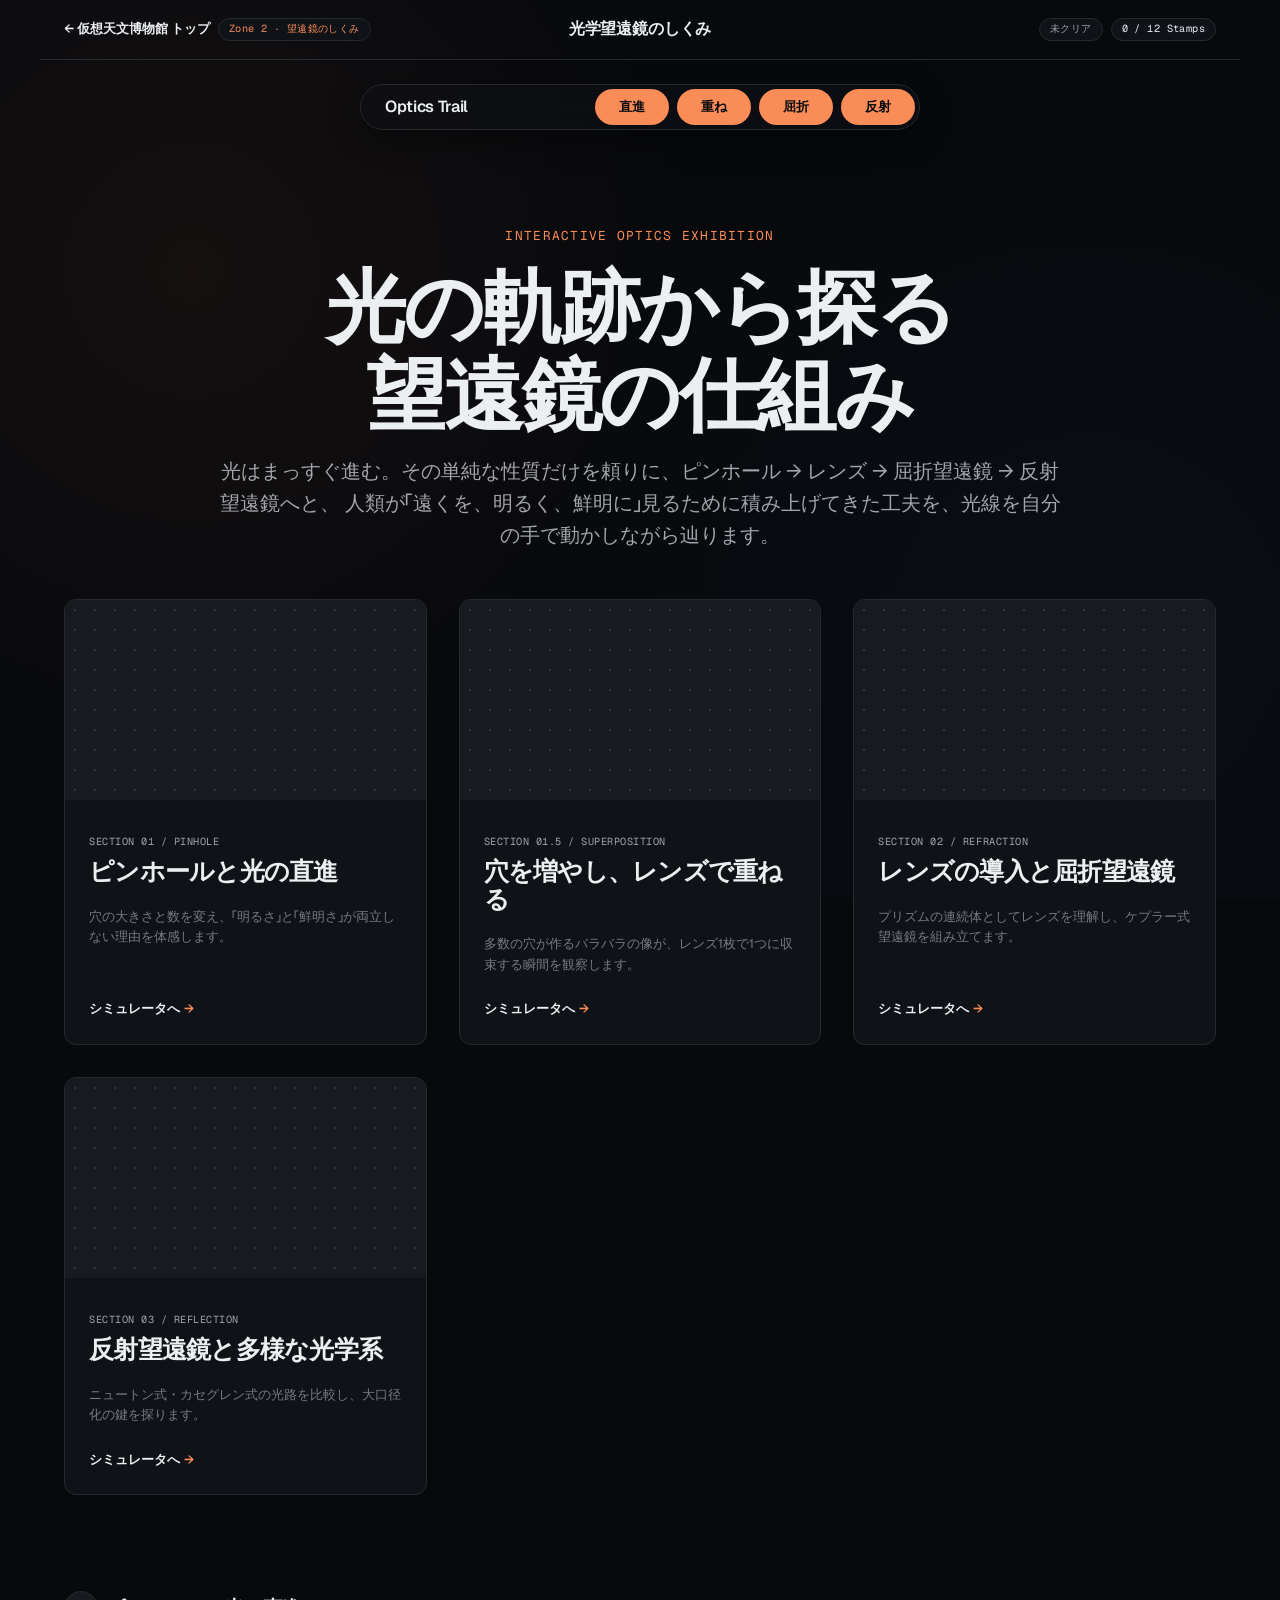
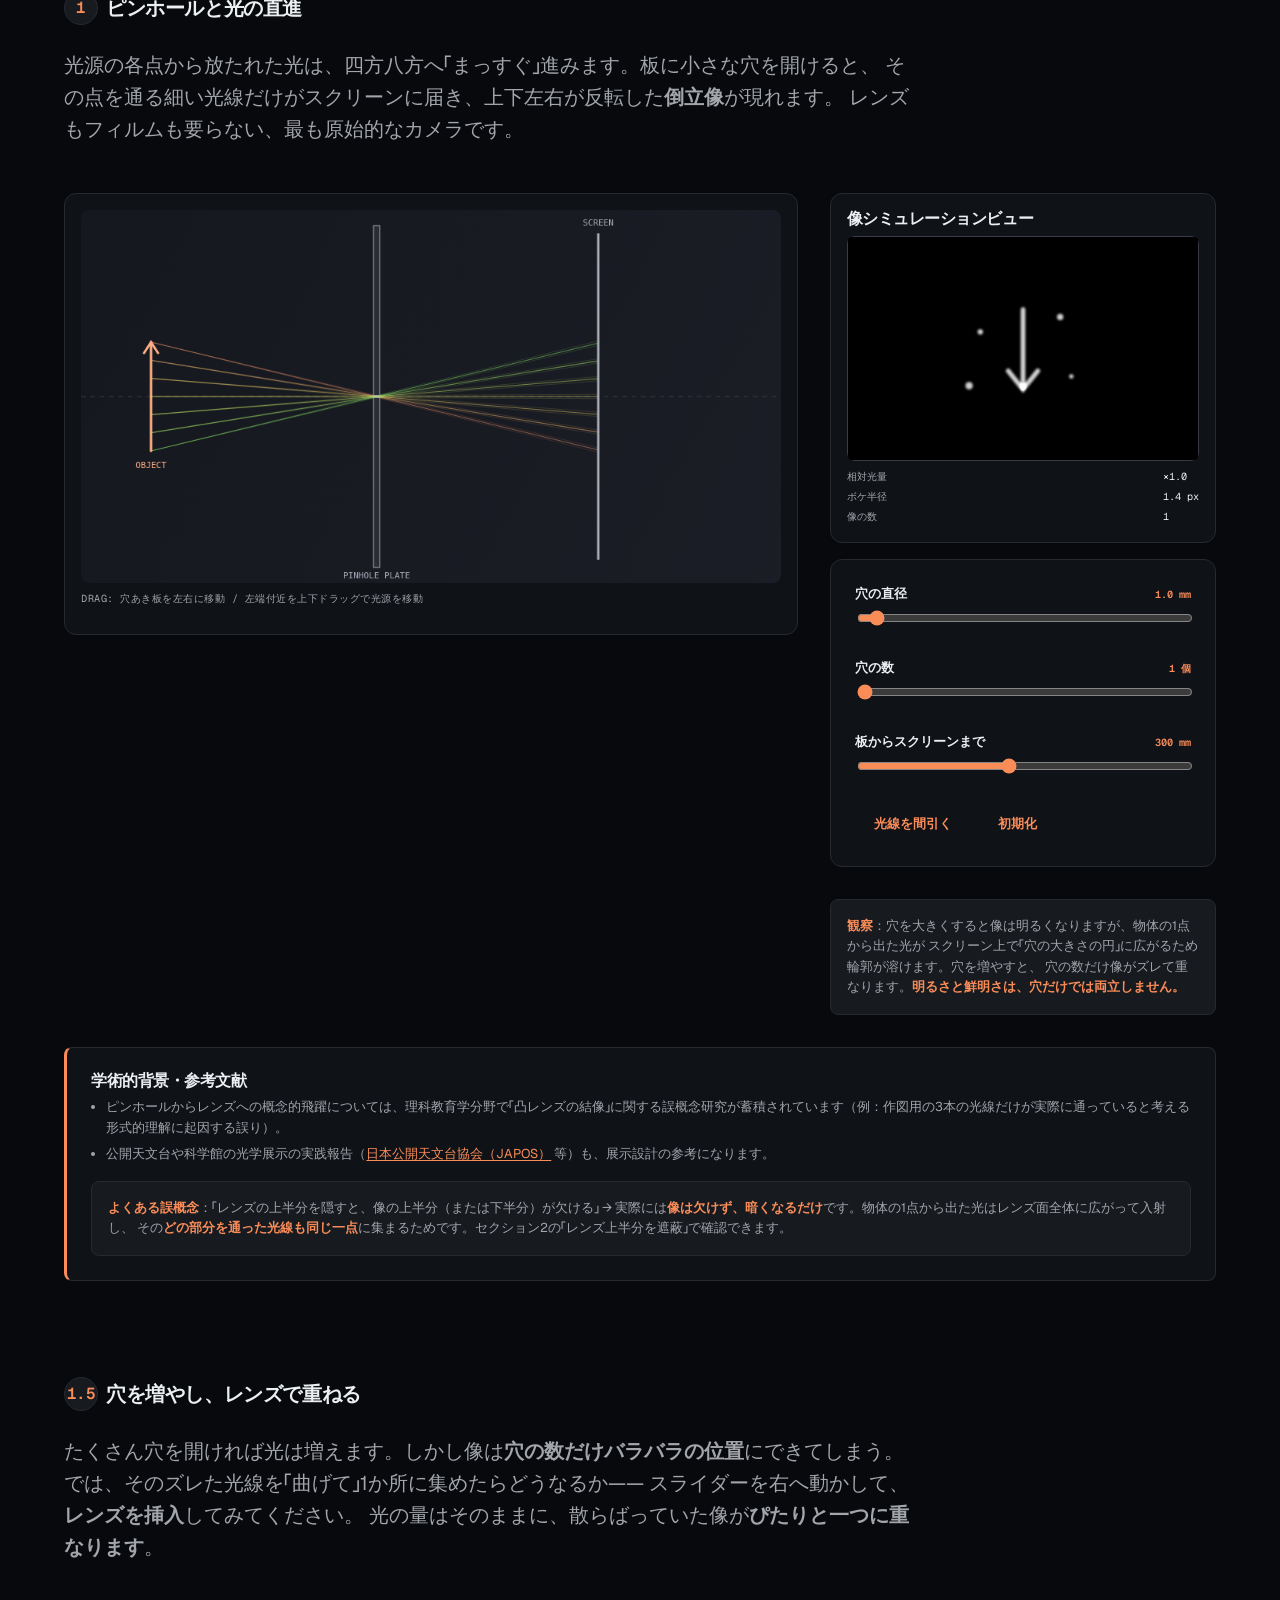
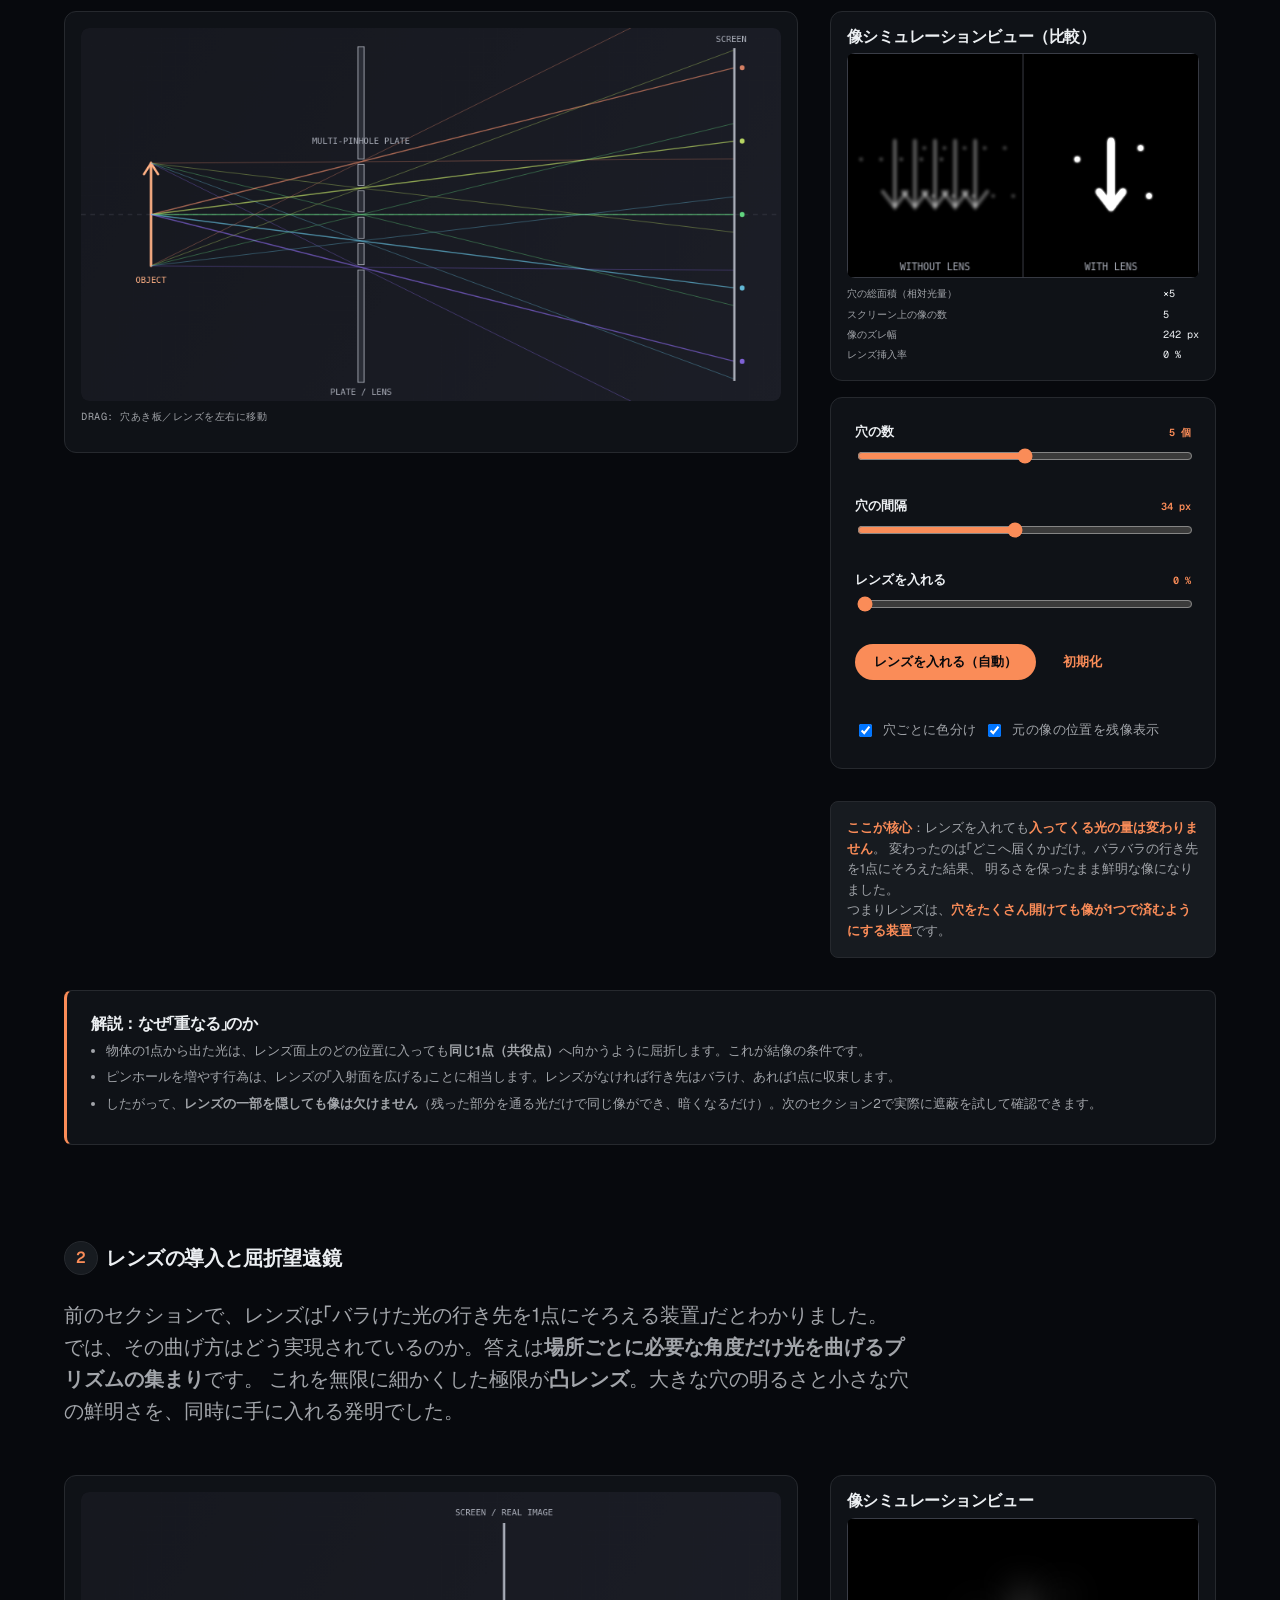
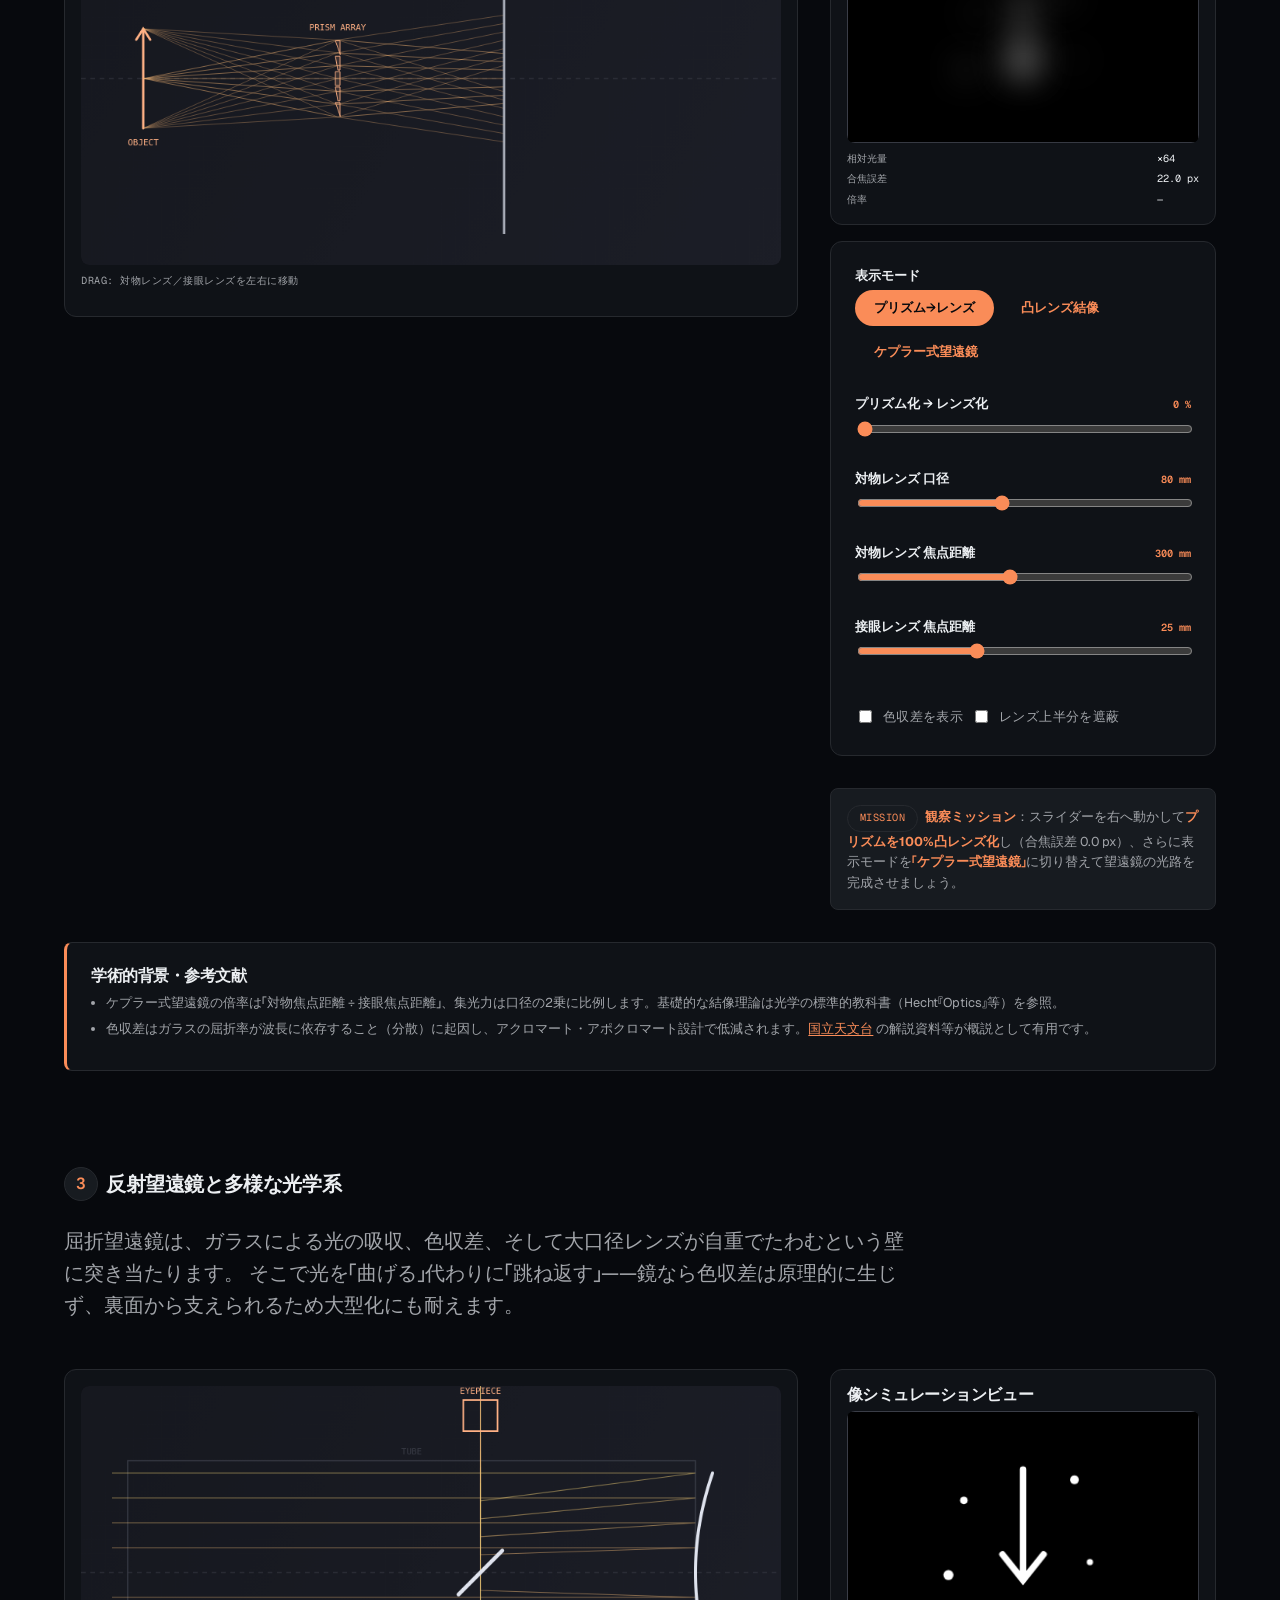
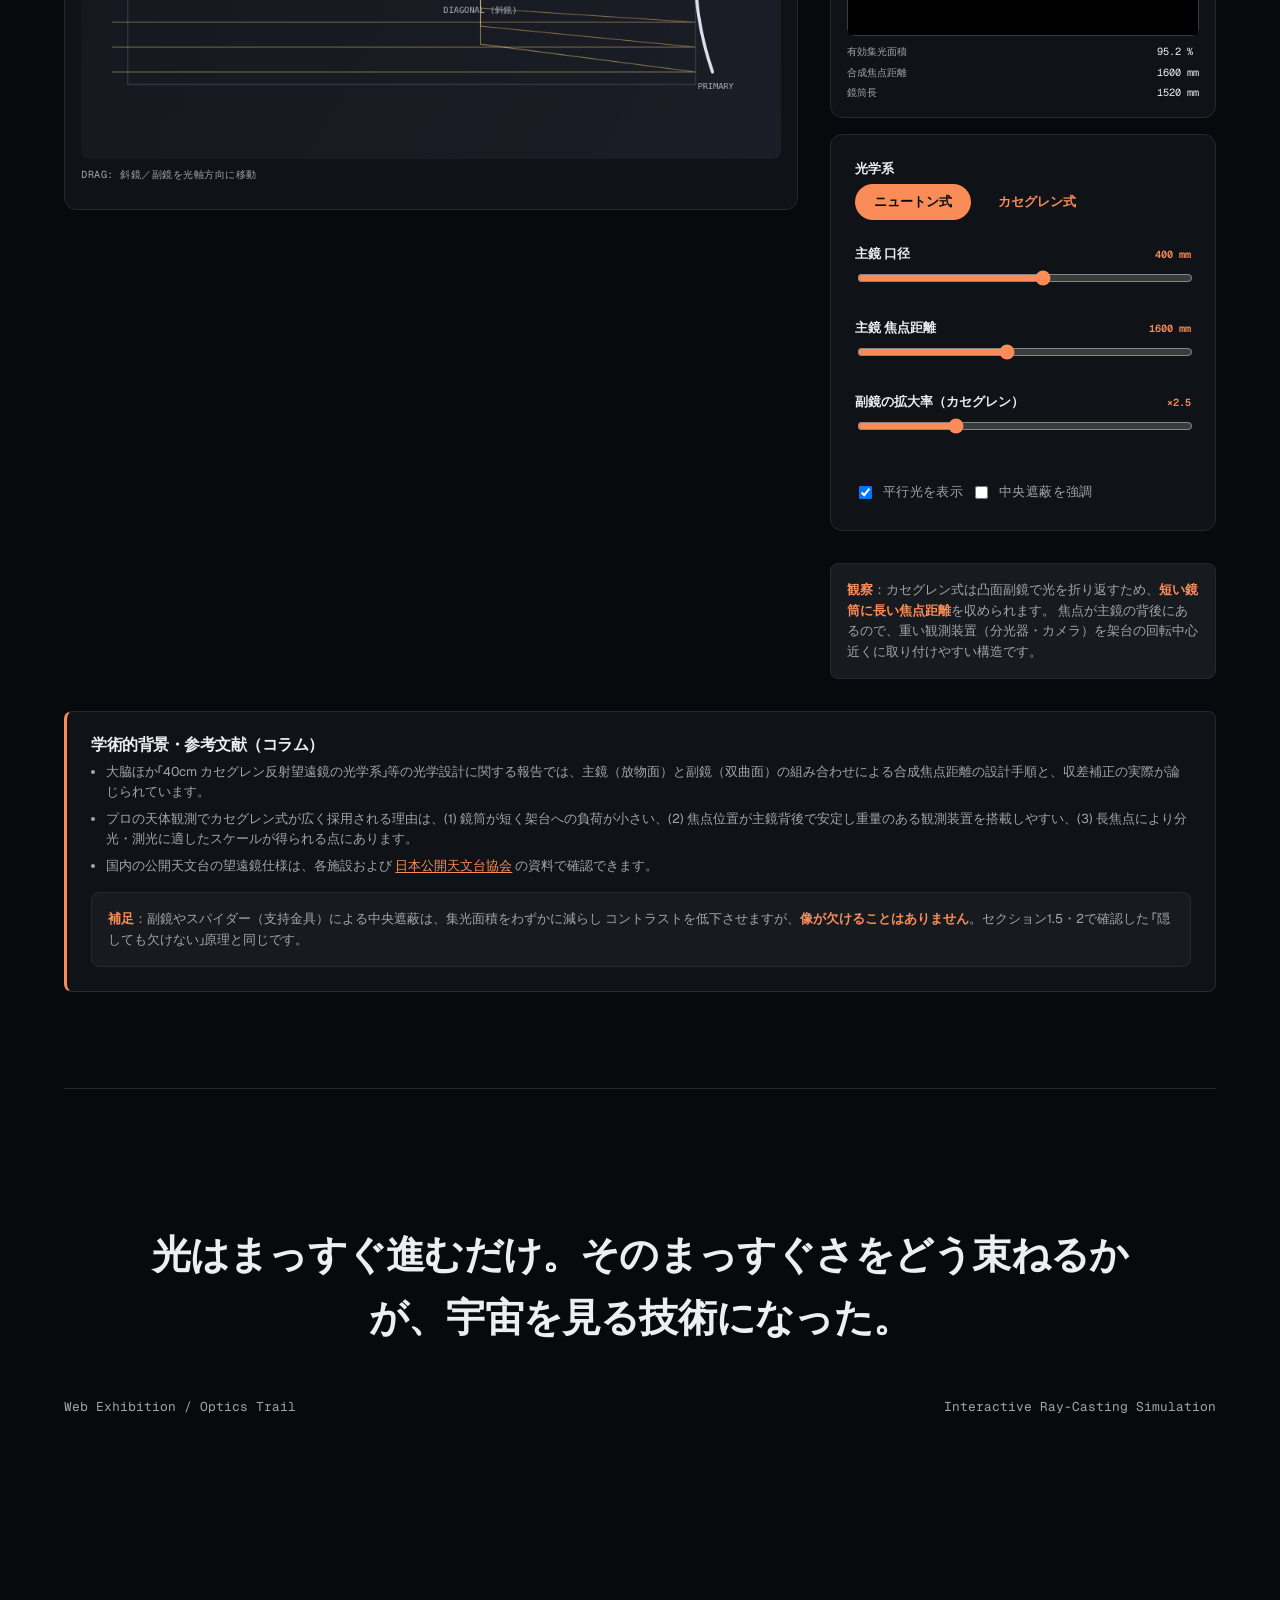
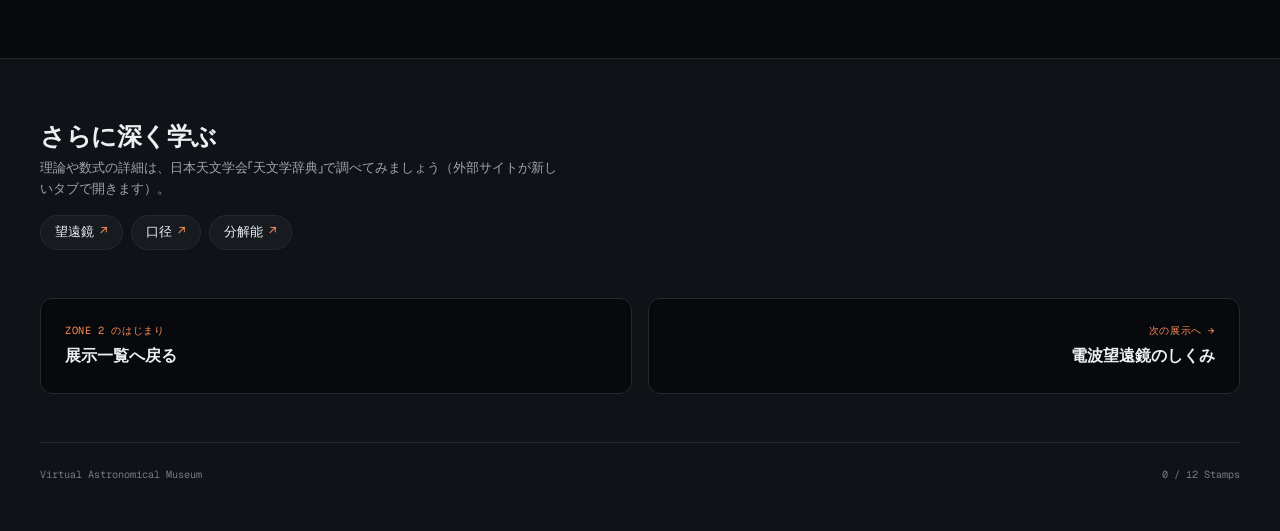
<file: telescope.html>
<!doctype html>
<html lang="ja">
  <head>
    <meta charset="UTF-8" />
    <meta name="viewport" content="width=device-width, initial-scale=1.0" />
    <title>光の軌跡から探る望遠鏡の仕組み | Web展示</title>
    <link rel="stylesheet" href="style.css" />
    <script src="common-ui.js" defer></script>
    <style>
/* ===== 展示個別レイアウト（styles.css のトークンを継承） ===== */
      .exhibit-section {
        margin-bottom: var(--space-4xl);
        scroll-margin-top: 88px;
      }
      .sim-layout {
        display: grid;
        grid-template-columns: minmax(0, 1.9fr) minmax(0, 1fr);
        gap: var(--space-xl);
        align-items: start;
      }
      .stage {
        background: var(--color-paper-2);
        border: 1px solid var(--color-rule);
        border-radius: 12px;
        padding: var(--space-md);
        position: relative;
        overflow: hidden;
      }
      .stage canvas {
        width: 100%;
        height: auto;
        display: block;
        border-radius: 8px;
        background: var(--color-paper);
        touch-action: none;
        cursor: grab;
      }
      .stage canvas:active {
        cursor: grabbing;
      }
      .stage__caption {
        font-family: var(--font-outlier);
        font-size: var(--text-xs);
        color: var(--color-muted);
        text-transform: uppercase;
        letter-spacing: 0.05em;
        margin-top: var(--space-sm);
      }
      .panel {
        display: flex;
        flex-direction: column;
        gap: var(--space-md);
      }
      .viewfinder {
        background: var(--color-paper-2);
        border: 1px solid var(--color-rule);
        border-radius: 12px;
        padding: var(--space-md);
      }
      .viewfinder h3 {
        font-size: var(--text-base);
        margin-bottom: var(--space-sm);
      }
      .viewfinder canvas {
        width: 100%;
        height: auto;
        display: block;
        border-radius: 8px;
        background: #000;
      }
      .ctrl {
        background: var(--color-paper-2);
        border: 1px solid var(--color-rule);
        border-radius: 12px;
        padding: var(--space-lg);
      }
      .ctrl__row {
        margin-bottom: var(--space-lg);
      }
      .ctrl__row:last-child {
        margin-bottom: 0;
      }
      .ctrl__label {
        display: flex;
        justify-content: space-between;
        align-items: baseline;
        gap: var(--space-sm);
        font-size: var(--text-sm);
        font-weight: 600;
        margin-bottom: var(--space-xs);
      }
      .ctrl__val {
        font-family: var(--font-outlier);
        font-size: var(--text-xs);
        color: var(--color-accent);
      }
      input[type="range"] {
        width: 100%;
      }
      .seg {
        display: flex;
        flex-wrap: wrap;
        gap: var(--space-sm);
      }
      .switch {
        display: flex;
        align-items: center;
        gap: var(--space-sm);
        font-size: var(--text-sm);
        color: var(--color-muted);
        cursor: pointer;
      }
      .readout {
        display: grid;
        grid-template-columns: 1fr auto;
        gap: 4px var(--space-sm);
        font-family: var(--font-outlier);
        font-size: var(--text-xs);
        color: var(--color-muted);
      }
      .readout b {
        color: var(--color-ink);
        font-weight: 400;
      }
      .refs {
        margin-top: var(--space-xl);
        background: var(--color-paper-2);
        border: 1px solid var(--color-rule);
        border-left: 3px solid var(--color-accent);
        border-radius: 8px;
        padding: var(--space-lg);
      }
      .refs h4 {
        font-size: var(--text-base);
        margin-bottom: var(--space-sm);
      }
      .refs ul {
        margin: 0;
        padding-left: 1.2em;
        font-size: var(--text-sm);
        color: var(--color-muted);
      }
      .refs li {
        margin-bottom: 6px;
      }
      .refs a {
        color: var(--color-accent);
        text-decoration: underline;
        text-underline-offset: 2px;
      }
      .misconception {
        margin-top: var(--space-md);
      }
      @media (max-width: 900px) {
        .sim-layout {
          grid-template-columns: 1fr;
        }
      }
</style>
  </head>
  <body data-app-id="telescope">
    <!-- ===== N5 Floating Pill Nav ===== -->
    <nav class="nav-pill">
      <span class="nav-pill__wordmark">Optics&nbsp;Trail</span>
      <div class="nav-pill__actions">
        <a class="nav-pill__btn" href="#sec1">直進</a>
        <a class="nav-pill__btn" href="#sec15">重ね</a>
        <a class="nav-pill__btn" href="#sec2">屈折</a>
        <a class="nav-pill__btn" href="#sec3">反射</a>
      </div>
    </nav>

    <div class="page-container">
      <!-- ===== Header ===== -->
      <header class="portfolio-header">
        <p class="portfolio-header__tagline">Interactive Optics Exhibition</p>
        <h1 class="portfolio-header__title">光の軌跡から探る<br />望遠鏡の仕組み</h1>
        <p class="section-lead" style="margin: 0 auto">光はまっすぐ進む。その単純な性質だけを頼りに、ピンホール → レンズ → 屈折望遠鏡 → 反射望遠鏡へと、 人類が「遠くを、明るく、鮮明に」見るために積み上げてきた工夫を、光線を自分の手で動かしながら辿ります。</p>
      </header>

      <!-- ===== 概要グリッド（18-portfolio-grid） ===== -->
      <div class="portfolio-grid">
        <article class="exhibit-card">
          <div class="exhibit-card__visual"></div>
          <div class="exhibit-card__content">
            <p class="exhibit-card__meta">Section 01 / Pinhole</p>
            <h2 class="exhibit-card__title">ピンホールと光の直進</h2>
            <p class="exhibit-card__desc">穴の大きさと数を変え、「明るさ」と「鮮明さ」が両立しない理由を体感します。</p>
            <a class="exhibit-card__link" href="#sec1">シミュレータへ</a>
          </div>
        </article>
        <article class="exhibit-card">
          <div class="exhibit-card__visual"></div>
          <div class="exhibit-card__content">
            <p class="exhibit-card__meta">Section 01.5 / Superposition</p>
            <h2 class="exhibit-card__title">穴を増やし、レンズで重ねる</h2>
            <p class="exhibit-card__desc">多数の穴が作るバラバラの像が、レンズ1枚で1つに収束する瞬間を観察します。</p>
            <a class="exhibit-card__link" href="#sec15">シミュレータへ</a>
          </div>
        </article>
        <article class="exhibit-card">
          <div class="exhibit-card__visual"></div>
          <div class="exhibit-card__content">
            <p class="exhibit-card__meta">Section 02 / Refraction</p>
            <h2 class="exhibit-card__title">レンズの導入と屈折望遠鏡</h2>
            <p class="exhibit-card__desc">プリズムの連続体としてレンズを理解し、ケプラー式望遠鏡を組み立てます。</p>
            <a class="exhibit-card__link" href="#sec2">シミュレータへ</a>
          </div>
        </article>
        <article class="exhibit-card">
          <div class="exhibit-card__visual"></div>
          <div class="exhibit-card__content">
            <p class="exhibit-card__meta">Section 03 / Reflection</p>
            <h2 class="exhibit-card__title">反射望遠鏡と多様な光学系</h2>
            <p class="exhibit-card__desc">ニュートン式・カセグレン式の光路を比較し、大口径化の鍵を探ります。</p>
            <a class="exhibit-card__link" href="#sec3">シミュレータへ</a>
          </div>
        </article>
      </div>

      <!-- =========================================================
       SECTION 1 : ピンホールと光の直進
       ========================================================= -->
      <section class="exhibit-section" id="sec1">
        <h2 class="section-title"><span class="section-num">1</span>ピンホールと光の直進</h2>
        <p class="section-lead">光源の各点から放たれた光は、四方八方へ「まっすぐ」進みます。板に小さな穴を開けると、 その点を通る細い光線だけがスクリーンに届き、上下左右が反転した<b>倒立像</b>が現れます。 レンズもフィルムも要らない、最も原始的なカメラです。</p>

        <div class="sim-layout">
          <div class="stage">
            <canvas id="cv1" width="900" height="480" aria-label="ピンホールカメラの光路シミュレーション"></canvas>
            <p class="stage__caption">Drag: 穴あき板を左右に移動 / 左端付近を上下ドラッグで光源を移動</p>
          </div>

          <div class="panel">
            <div class="viewfinder">
              <h3>像シミュレーションビュー</h3>
              <canvas id="vf1" width="360" height="230" aria-label="スクリーン上の像"></canvas>
              <div class="readout" style="margin-top: var(--space-sm)"><span>相対光量</span><b id="r1a">–</b> <span>ボケ半径</span><b id="r1b">–</b> <span>像の数</span><b id="r1c">–</b></div>
            </div>

            <div class="ctrl">
              <div class="ctrl__row">
                <div class="ctrl__label"><span>穴の直径</span><span class="ctrl__val" id="v1a">1.0 mm</span></div>
                <input type="range" id="s1a" min="0.4" max="16" step="0.2" value="1.0" />
              </div>
              <div class="ctrl__row">
                <div class="ctrl__label"><span>穴の数</span><span class="ctrl__val" id="v1b">1 個</span></div>
                <input type="range" id="s1b" min="1" max="5" step="1" value="1" />
              </div>
              <div class="ctrl__row">
                <div class="ctrl__label"><span>板からスクリーンまで</span><span class="ctrl__val" id="v1c">300 mm</span></div>
                <input type="range" id="s1c" min="120" max="520" step="10" value="300" />
              </div>
              <div class="ctrl__row seg">
                <button class="btn btn-outline" id="b1ray">光線を間引く</button>
                <button class="btn btn-outline" id="b1reset">初期化</button>
              </div>
            </div>

            <div class="hint"><b>観察</b>：穴を大きくすると像は明るくなりますが、物体の1点から出た光が スクリーン上で「穴の大きさの円」に広がるため輪郭が溶けます。穴を増やすと、 穴の数だけ像がズレて重なります。<b>明るさと鮮明さは、穴だけでは両立しません。</b></div>
          </div>
        </div>

        <div class="refs">
          <h4>学術的背景・参考文献</h4>
          <ul>
            <li>ピンホールからレンズへの概念的飛躍については、理科教育学分野で「凸レンズの結像」に関する誤概念研究が蓄積されています（例：作図用の3本の光線だけが実際に通っていると考える形式的理解に起因する誤り）。</li>
            <li>公開天文台や科学館の光学展示の実践報告（<a href="https://www.koukaitenmondai.jp/" target="_blank" rel="noopener">日本公開天文台協会（JAPOS）</a> 等）も、展示設計の参考になります。</li>
          </ul>
          <div class="hint misconception"><b>よくある誤概念</b>：「レンズの上半分を隠すと、像の上半分（または下半分）が欠ける」 → 実際には<b>像は欠けず、暗くなるだけ</b>です。物体の1点から出た光はレンズ面全体に広がって入射し、 その<b>どの部分を通った光線も同じ一点</b>に集まるためです。セクション2の「レンズ上半分を遮蔽」で確認できます。</div>
        </div>
      </section>

      <!-- =========================================================
       SECTION 1.5 : 多数のピンホール + レンズで像が重なる
       ========================================================= -->
      <section class="exhibit-section" id="sec15">
        <h2 class="section-title"><span class="section-num">1.5</span>穴を増やし、レンズで重ねる</h2>
        <p class="section-lead">たくさん穴を開ければ光は増えます。しかし像は<b>穴の数だけバラバラの位置</b>にできてしまう。 では、そのズレた光線を「曲げて」1か所に集めたらどうなるか—— スライダーを右へ動かして、<b>レンズを挿入</b>してみてください。 光の量はそのままに、散らばっていた像が<b>ぴたりと一つに重なります</b>。</p>

        <div class="sim-layout">
          <div class="stage">
            <canvas id="cv15" width="900" height="480" aria-label="多数のピンホールとレンズによる像の重ね合わせ"></canvas>
            <p class="stage__caption">Drag: 穴あき板／レンズを左右に移動</p>
          </div>

          <div class="panel">
            <div class="viewfinder">
              <h3>像シミュレーションビュー（比較）</h3>
              <canvas id="vf15" width="360" height="230" aria-label="レンズなし・ありの像の比較"></canvas>
              <div class="readout" style="margin-top: var(--space-sm)"><span>穴の総面積（相対光量）</span><b id="r15a">–</b> <span>スクリーン上の像の数</span><b id="r15b">–</b> <span>像のズレ幅</span><b id="r15c">–</b> <span>レンズ挿入率</span><b id="r15d">–</b></div>
            </div>

            <div class="ctrl">
              <div class="ctrl__row">
                <div class="ctrl__label"><span>穴の数</span><span class="ctrl__val" id="v15n">5 個</span></div>
                <input type="range" id="s15n" min="1" max="9" step="1" value="5" />
              </div>
              <div class="ctrl__row">
                <div class="ctrl__label"><span>穴の間隔</span><span class="ctrl__val" id="v15p">34 px</span></div>
                <input type="range" id="s15p" min="18" max="52" step="2" value="34" />
              </div>
              <div class="ctrl__row">
                <div class="ctrl__label"><span>レンズを入れる</span><span class="ctrl__val" id="v15l">0 %</span></div>
                <input type="range" id="s15l" min="0" max="100" step="1" value="0" />
              </div>
              <div class="ctrl__row seg">
                <button class="btn btn-primary" id="b15auto">レンズを入れる（自動）</button>
                <button class="btn btn-outline" id="b15reset">初期化</button>
              </div>
              <div class="ctrl__row seg">
                <label class="switch"><input type="checkbox" id="c15trace" checked /> 穴ごとに色分け</label>
                <label class="switch"><input type="checkbox" id="c15ghost" checked /> 元の像の位置を残像表示</label>
              </div>
            </div>

            <div class="hint">
              <b>ここが核心</b>：レンズを入れても<b>入ってくる光の量は変わりません</b>。 変わったのは「どこへ届くか」だけ。バラバラの行き先を1点にそろえた結果、 明るさを保ったまま鮮明な像になりました。<br />
              つまりレンズは、<b>穴をたくさん開けても像が1つで済むようにする装置</b>です。
            </div>
          </div>
        </div>

        <div class="refs">
          <h4>解説：なぜ「重なる」のか</h4>
          <ul>
            <li>物体の1点から出た光は、レンズ面上のどの位置に入っても<b>同じ1点（共役点）</b>へ向かうように屈折します。これが結像の条件です。</li>
            <li>ピンホールを増やす行為は、レンズの「入射面を広げる」ことに相当します。レンズがなければ行き先はバラけ、あれば1点に収束します。</li>
            <li>したがって、<b>レンズの一部を隠しても像は欠けません</b>（残った部分を通る光だけで同じ像ができ、暗くなるだけ）。次のセクション2で実際に遮蔽を試して確認できます。</li>
          </ul>
        </div>
      </section>

      <!-- =========================================================
       SECTION 2 : レンズの導入と屈折望遠鏡
       ========================================================= -->
      <section class="exhibit-section" id="sec2">
        <h2 class="section-title"><span class="section-num">2</span>レンズの導入と屈折望遠鏡</h2>
        <p class="section-lead">前のセクションで、レンズは「バラけた光の行き先を1点にそろえる装置」だとわかりました。 では、その曲げ方はどう実現されているのか。答えは<b>場所ごとに必要な角度だけ光を曲げるプリズムの集まり</b>です。 これを無限に細かくした極限が<b>凸レンズ</b>。大きな穴の明るさと小さな穴の鮮明さを、同時に手に入れる発明でした。</p>

        <div class="sim-layout">
          <div class="stage">
            <canvas id="cv2" width="900" height="480" aria-label="レンズと屈折望遠鏡のシミュレーション"></canvas>
            <p class="stage__caption">Drag: 対物レンズ／接眼レンズを左右に移動</p>
          </div>

          <div class="panel">
            <div class="viewfinder">
              <h3>像シミュレーションビュー</h3>
              <canvas id="vf2" width="360" height="230" aria-label="接眼レンズを通した見え方"></canvas>
              <div class="readout" style="margin-top: var(--space-sm)"><span>相対光量</span><b id="r2a">–</b> <span>合焦誤差</span><b id="r2b">–</b> <span>倍率</span><b id="r2c">–</b></div>
            </div>

            <div class="ctrl">
              <div class="ctrl__row">
                <div class="ctrl__label"><span>表示モード</span></div>
                <div class="seg">
                  <button class="btn btn-primary" data-mode2="prism">プリズム→レンズ</button>
                  <button class="btn btn-outline" data-mode2="lens">凸レンズ結像</button>
                  <button class="btn btn-outline" data-mode2="tele">ケプラー式望遠鏡</button>
                </div>
              </div>
              <div class="ctrl__row">
                <div class="ctrl__label"><span>プリズム化 → レンズ化</span><span class="ctrl__val" id="v2m">0 %</span></div>
                <input type="range" id="s2m" min="0" max="100" step="1" value="0" />
              </div>
              <div class="ctrl__row">
                <div class="ctrl__label"><span>対物レンズ 口径</span><span class="ctrl__val" id="v2a">80 mm</span></div>
                <input type="range" id="s2a" min="20" max="160" step="2" value="80" />
              </div>
              <div class="ctrl__row">
                <div class="ctrl__label"><span>対物レンズ 焦点距離</span><span class="ctrl__val" id="v2b">300 mm</span></div>
                <input type="range" id="s2b" min="150" max="480" step="5" value="300" />
              </div>
              <div class="ctrl__row">
                <div class="ctrl__label"><span>接眼レンズ 焦点距離</span><span class="ctrl__val" id="v2c">25 mm</span></div>
                <input type="range" id="s2c" min="6" max="60" step="1" value="25" />
              </div>
              <div class="ctrl__row seg">
                <label class="switch"><input type="checkbox" id="c2chroma" /> 色収差を表示</label>
                <label class="switch"><input type="checkbox" id="c2mask" /> レンズ上半分を遮蔽</label>
              </div>
            </div>

            <div class="hint">
              <span class="chip" style="margin-right: var(--space-xs)">MISSION</span>
              <b>観察ミッション</b>：スライダーを右へ動かして<b>プリズムを100%凸レンズ化</b>し（合焦誤差 0.0 px）、さらに表示モードを<b>「ケプラー式望遠鏡」</b>に切り替えて望遠鏡の光路を完成させましょう。
            </div>
          </div>
        </div>

        <div class="refs">
          <h4>学術的背景・参考文献</h4>
          <ul>
            <li>ケプラー式望遠鏡の倍率は「対物焦点距離 ÷ 接眼焦点距離」、集光力は口径の2乗に比例します。基礎的な結像理論は光学の標準的教科書（Hecht『Optics』等）を参照。</li>
            <li>色収差はガラスの屈折率が波長に依存すること（分散）に起因し、アクロマート・アポクロマート設計で低減されます。<a href="https://www.nao.ac.jp/" target="_blank" rel="noopener">国立天文台</a> の解説資料等が概説として有用です。</li>
          </ul>
        </div>
      </section>

      <!-- =========================================================
       SECTION 3 : 反射望遠鏡と多様な光学系
       ========================================================= -->
      <section class="exhibit-section" id="sec3">
        <h2 class="section-title"><span class="section-num">3</span>反射望遠鏡と多様な光学系</h2>
        <p class="section-lead">屈折望遠鏡は、ガラスによる光の吸収、色収差、そして大口径レンズが自重でたわむという壁に突き当たります。 そこで光を「曲げる」代わりに「跳ね返す」——鏡なら色収差は原理的に生じず、裏面から支えられるため大型化にも耐えます。</p>

        <div class="sim-layout">
          <div class="stage">
            <canvas id="cv3" width="900" height="480" aria-label="反射望遠鏡の光路シミュレーション"></canvas>
            <p class="stage__caption">Drag: 斜鏡／副鏡を光軸方向に移動</p>
          </div>

          <div class="panel">
            <div class="viewfinder">
              <h3>像シミュレーションビュー</h3>
              <canvas id="vf3" width="360" height="230" aria-label="反射望遠鏡での見え方"></canvas>
              <div class="readout" style="margin-top: var(--space-sm)"><span>有効集光面積</span><b id="r3a">–</b> <span>合成焦点距離</span><b id="r3b">–</b> <span>鏡筒長</span><b id="r3c">–</b></div>
            </div>

            <div class="ctrl">
              <div class="ctrl__row">
                <div class="ctrl__label"><span>光学系</span></div>
                <div class="seg">
                  <button class="btn btn-primary" data-mode3="newton">ニュートン式</button>
                  <button class="btn btn-outline" data-mode3="casse">カセグレン式</button>
                </div>
              </div>
              <div class="ctrl__row">
                <div class="ctrl__label"><span>主鏡 口径</span><span class="ctrl__val" id="v3a">400 mm</span></div>
                <input type="range" id="s3a" min="150" max="600" step="10" value="400" />
              </div>
              <div class="ctrl__row">
                <div class="ctrl__label"><span>主鏡 焦点距離</span><span class="ctrl__val" id="v3b">1600 mm</span></div>
                <input type="range" id="s3b" min="800" max="2600" step="50" value="1600" />
              </div>
              <div class="ctrl__row">
                <div class="ctrl__label"><span>副鏡の拡大率（カセグレン）</span><span class="ctrl__val" id="v3c">×2.5</span></div>
                <input type="range" id="s3c" min="1.5" max="5" step="0.1" value="2.5" />
              </div>
              <div class="ctrl__row seg">
                <label class="switch"><input type="checkbox" id="c3rays" checked /> 平行光を表示</label>
                <label class="switch"><input type="checkbox" id="c3spot" /> 中央遮蔽を強調</label>
              </div>
            </div>

            <div class="hint"><b>観察</b>：カセグレン式は凸面副鏡で光を折り返すため、<b>短い鏡筒に長い焦点距離</b>を収められます。 焦点が主鏡の背後にあるので、重い観測装置（分光器・カメラ）を架台の回転中心近くに取り付けやすい構造です。</div>
          </div>
        </div>

        <div class="refs">
          <h4>学術的背景・参考文献（コラム）</h4>
          <ul>
            <li>大脇ほか「40cm カセグレン反射望遠鏡の光学系」等の光学設計に関する報告では、主鏡（放物面）と副鏡（双曲面）の組み合わせによる合成焦点距離の設計手順と、収差補正の実際が論じられています。</li>
            <li>プロの天体観測でカセグレン式が広く採用される理由は、(1) 鏡筒が短く架台への負荷が小さい、(2) 焦点位置が主鏡背後で安定し重量のある観測装置を搭載しやすい、(3) 長焦点により分光・測光に適したスケールが得られる点にあります。</li>
            <li>国内の公開天文台の望遠鏡仕様は、各施設および <a href="https://www.koukaitenmondai.jp/" target="_blank" rel="noopener">日本公開天文台協会</a> の資料で確認できます。</li>
          </ul>
          <div class="hint misconception"><b>補足</b>：副鏡やスパイダー（支持金具）による中央遮蔽は、集光面積をわずかに減らし コントラストを低下させますが、<b>像が欠けることはありません</b>。セクション1.5・2で確認した 「隠しても欠けない」原理と同じです。</div>
        </div>
      </section>

      <!-- ===== Ft5 Statement Footer ===== -->
      <footer class="footer-statement">
        <p class="footer-statement__text">光はまっすぐ進むだけ。そのまっすぐさをどう束ねるかが、宇宙を見る技術になった。</p>
        <div class="footer-statement__meta">
          <span>Web Exhibition / Optics Trail</span>
          <span>Interactive Ray-Casting Simulation</span>
        </div>
      </footer>
    </div>

    <script>
/* =========================================================
   共通ユーティリティ
   ========================================================= */
      const ACC = "#ffb185",
        INK = "#f2f2f4",
        MUT = "#a9adb8",
        RUL = "#3a3d47";
      const dpr = Math.min(window.devicePixelRatio || 1, 2);

      function setupHiDPI(cv) {
        const w = cv.width,
          h = cv.height;
        cv.style.aspectRatio = w + " / " + h;
        cv.width = w * dpr;
        cv.height = h * dpr;
        const ctx = cv.getContext("2d");
        ctx.scale(dpr, dpr);
        cv.logicalW = w;
        cv.logicalH = h;
        return ctx;
      }
      function clear(ctx, cv) {
        ctx.clearRect(0, 0, cv.logicalW, cv.logicalH);
        const g = ctx.createLinearGradient(0, 0, cv.logicalW, cv.logicalH);
        g.addColorStop(0, "#16181f");
        g.addColorStop(1, "#1c1e27");
        ctx.fillStyle = g;
        ctx.fillRect(0, 0, cv.logicalW, cv.logicalH);
      }
      function axis(ctx, cv, y) {
        ctx.save();
        ctx.strokeStyle = RUL;
        ctx.setLineDash([6, 6]);
        ctx.lineWidth = 1;
        ctx.beginPath();
        ctx.moveTo(0, y);
        ctx.lineTo(cv.logicalW, y);
        ctx.stroke();
        ctx.restore();
      }
      function label(ctx, x, y, t, col) {
        ctx.save();
        ctx.fillStyle = col || MUT;
        ctx.font = "11px ui-monospace, monospace";
        ctx.textAlign = "center";
        ctx.fillText(t, x, y);
        ctx.restore();
      }
      function ray(ctx, pts, col, alpha, w) {
        ctx.save();
        ctx.strokeStyle = col;
        ctx.globalAlpha = alpha ?? 0.55;
        ctx.lineWidth = w ?? 1;
        ctx.beginPath();
        ctx.moveTo(pts[0][0], pts[0][1]);
        for (let i = 1; i < pts.length; i++) ctx.lineTo(pts[i][0], pts[i][1]);
        ctx.stroke();
        ctx.restore();
      }
      function screenPlate(ctx, x, y0, y1) {
        ctx.save();
        ctx.strokeStyle = MUT;
        ctx.lineWidth = 3;
        ctx.beginPath();
        ctx.moveTo(x, y0);
        ctx.lineTo(x, y1);
        ctx.stroke();
        ctx.restore();
      }
      function pointerX(cv, e) {
        const r = cv.getBoundingClientRect();
        return (e.clientX - r.left) * (cv.logicalW / r.width);
      }
      function pointerY(cv, e) {
        const r = cv.getBoundingClientRect();
        return (e.clientY - r.top) * (cv.logicalH / r.height);
      }
      /* 疑似的な「見え方」レンダラ：物体（矢印＋星）を blur / 多重 / 色ズレ / 輝度で描く */
      function renderView(cv, ctx, opt) {
        const W = cv.logicalW,
          H = cv.logicalH;
        ctx.clearRect(0, 0, W, H);
        ctx.fillStyle = "#000";
        ctx.fillRect(0, 0, W, H);
        const copies = opt.copies || [[0, 0]];
        const blur = opt.blur || 0,
          bri = Math.max(0, Math.min(1.6, opt.brightness ?? 1));
        const chroma = opt.chroma || 0,
          flip = opt.flip !== false,
          scale = opt.scale || 1;
        ctx.save();
        ctx.translate(W / 2, H / 2);
        ctx.scale(scale * (flip ? -1 : 1), scale * (flip ? -1 : 1));
        const layers =
          chroma > 0
            ? [
                [-chroma, "#5a7bff"],
                [0, "#ffffff"],
                [chroma, "#ff6a4d"],
              ]
            : [[0, "#ffffff"]];
        ctx.globalCompositeOperation = "lighter";
        copies.forEach(([ox, oy]) => {
          layers.forEach(([dx, col]) => {
            ctx.save();
            ctx.filter = blur > 0 ? `blur(${blur}px)` : "none";
            ctx.globalAlpha = Math.min(1, (bri / copies.length / layers.length) * 1.6);
            ctx.translate(ox + dx, oy);
            ctx.strokeStyle = col;
            ctx.lineWidth = 5;
            ctx.lineCap = "round";
            ctx.beginPath();
            ctx.moveTo(0, 42);
            ctx.lineTo(0, -42);
            ctx.stroke();
            ctx.beginPath();
            ctx.moveTo(-16, -24);
            ctx.lineTo(0, -44);
            ctx.lineTo(16, -24);
            ctx.stroke();
            ctx.fillStyle = col;
            [
              [-52, -30],
              [46, 18],
              [-40, 34],
              [58, -40],
            ].forEach(([sx, sy], i) => {
              ctx.beginPath();
              ctx.arc(sx, sy, 2.4 + i * 0.5, 0, 7);
              ctx.fill();
            });
            ctx.restore();
          });
        });
        ctx.restore();
        ctx.globalCompositeOperation = "source-over";
        ctx.filter = "none";
        ctx.strokeStyle = RUL;
        ctx.lineWidth = 1;
        ctx.strokeRect(0.5, 0.5, W - 1, H - 1);
      }

      /* =========================================================
   SECTION 1 : ピンホール
   ========================================================= */
      (function () {
        const cv = document.getElementById("cv1"),
          ctx = setupHiDPI(cv);
        const vf = document.getElementById("vf1"),
          vctx = setupHiDPI(vf);
        const sA = document.getElementById("s1a"),
          sB = document.getElementById("s1b"),
          sC = document.getElementById("s1c");
        let plateX = 380,
          objY = 0,
          sparse = false;

        function draw() {
          const W = cv.logicalW,
            H = cv.logicalH,
            cy = H / 2;
          const d = +sA.value,
            n = +sB.value,
            L = +sC.value;
          document.getElementById("v1a").textContent = d.toFixed(1) + " mm";
          document.getElementById("v1b").textContent = n + " 個";
          document.getElementById("v1c").textContent = L + " mm";

          clear(ctx, cv);
          axis(ctx, cv, cy);
          const scrX = Math.min(W - 40, plateX + L * 0.95);
          const objX = 90;
          const holeR = d * 1.4;

          const holes = [];
          const pitch = 46;
          for (let i = 0; i < n; i++) holes.push(cy + (i - (n - 1) / 2) * pitch);

          const oTop = cy - 70 + objY,
            oBot = cy + 70 + objY;
          ctx.save();
          ctx.strokeStyle = ACC;
          ctx.lineWidth = 3;
          ctx.lineCap = "round";
          ctx.beginPath();
          ctx.moveTo(objX, oBot);
          ctx.lineTo(objX, oTop);
          ctx.stroke();
          ctx.beginPath();
          ctx.moveTo(objX - 9, oTop + 14);
          ctx.lineTo(objX, oTop);
          ctx.lineTo(objX + 9, oTop + 14);
          ctx.stroke();
          ctx.restore();
          label(ctx, objX, oBot + 22, "OBJECT", ACC);

          const srcN = sparse ? 3 : 7;
          for (let s = 0; s < srcN; s++) {
            const sy = oTop + ((oBot - oTop) * s) / (srcN - 1);
            const hue = `hsl(${20 + s * 14} 90% 70%)`;
            holes.forEach((hy) => {
              [-holeR, 0, holeR].forEach((off, k) => {
                const hx = plateX,
                  hyy = hy + off;
                const t = (scrX - hx) / (hx - objX);
                const ey = hyy + (hyy - sy) * t;
                ray(
                  ctx,
                  [
                    [objX, sy],
                    [hx, hyy],
                    [scrX, ey],
                  ],
                  hue,
                  k === 1 ? 0.5 : 0.18,
                  k === 1 ? 1.1 : 0.8,
                );
              });
            });
          }

          ctx.save();
          ctx.fillStyle = "#2a2d36";
          ctx.strokeStyle = MUT;
          let segs = [[20, H - 20]];
          holes.forEach((hy) => {
            segs = segs.flatMap(([a, b]) =>
              hy - holeR > a && hy + holeR < b
                ? [
                    [a, hy - holeR],
                    [hy + holeR, b],
                  ]
                : [[a, b]],
            );
          });
          segs.forEach(([a, b]) => {
            ctx.fillRect(plateX - 4, a, 8, b - a);
            ctx.strokeRect(plateX - 4, a, 8, b - a);
          });
          ctx.restore();
          label(ctx, plateX, H - 6, "PINHOLE PLATE");

          screenPlate(ctx, scrX, 30, H - 30);
          label(ctx, scrX, 20, "SCREEN", MUT);

          const area = n * Math.PI * Math.pow(d / 2, 2);
          const relLight = area / (Math.PI * Math.pow(0.5, 2));
          const mag = (scrX - plateX) / (plateX - objX);
          const blurPx = d * 1.4 * (1 + mag) * 0.5;
          document.getElementById("r1a").textContent = "×" + relLight.toFixed(1);
          document.getElementById("r1b").textContent = blurPx.toFixed(1) + " px";
          document.getElementById("r1c").textContent = n;

          const copies = [];
          for (let i = 0; i < n; i++) copies.push([(i - (n - 1) / 2) * pitch * mag * 0.6, 0]);
          renderView(vf, vctx, {
            copies,
            blur: Math.min(24, blurPx * 0.9),
            brightness: Math.min(1.5, 0.35 + Math.log10(1 + relLight) * 0.55),
            flip: true,
            scale: 0.95,
          });
        }

        let drag = null;
        cv.addEventListener("pointerdown", (e) => {
          const x = pointerX(cv, e);
          drag = Math.abs(x - plateX) < 40 ? "plate" : x < 200 ? "obj" : null;
          if (drag) cv.setPointerCapture(e.pointerId);
        });
        cv.addEventListener("pointermove", (e) => {
          if (!drag) return;
          if (drag === "plate") plateX = Math.max(200, Math.min(cv.logicalW - 260, pointerX(cv, e)));
          else objY = Math.max(-90, Math.min(90, pointerY(cv, e) - cv.logicalH / 2));
          draw();
        });
        cv.addEventListener("pointerup", () => (drag = null));
        cv.addEventListener("pointercancel", () => (drag = null));
        [sA, sB, sC].forEach((s) => s.addEventListener("input", draw));
        document.getElementById("b1ray").addEventListener("click", (e) => {
          sparse = !sparse;
          e.target.textContent = sparse ? "光線を増やす" : "光線を間引く";
          draw();
        });
        document.getElementById("b1reset").addEventListener("click", () => {
          sA.value = 1;
          sB.value = 1;
          sC.value = 300;
          plateX = 380;
          objY = 0;
          draw();
        });
        draw();
      })();

      /* =========================================================
   SECTION 1.5 : 多数のピンホール → レンズで重ね合わせ
   ========================================================= */
      (function () {
        const cv = document.getElementById("cv15"),
          ctx = setupHiDPI(cv);
        const vf = document.getElementById("vf15"),
          vctx = setupHiDPI(vf);
        const sN = document.getElementById("s15n"),
          sP = document.getElementById("s15p"),
          sL = document.getElementById("s15l");
        const cTrace = document.getElementById("c15trace"),
          cGhost = document.getElementById("c15ghost");
        let plateX = 360,
          animId = null;

        const OBJ_X = 90,
          SCR_MARGIN = 60;

        function holeColor(i, n) {
          if (!cTrace.checked) return "hsl(30 90% 72%)";
          return `hsl(${(i / Math.max(1, n)) * 300 + 15} 88% 70%)`;
        }

        function draw() {
          const W = cv.logicalW,
            H = cv.logicalH,
            cy = H / 2;
          const n = +sN.value,
            pitch = +sP.value,
            L = +sL.value / 100;
          document.getElementById("v15n").textContent = n + " 個";
          document.getElementById("v15p").textContent = pitch + " px";
          document.getElementById("v15l").textContent = Math.round(L * 100) + " %";

          clear(ctx, cv);
          axis(ctx, cv, cy);
          const scrX = W - SCR_MARGIN;
          const holeR = 3.4;
          const holes = [];
          for (let i = 0; i < n; i++) holes.push(cy + (i - (n - 1) / 2) * pitch);
          const apR = Math.max(holeR * 2, ((n - 1) * pitch) / 2 + holeR + 6);

          /* --- 物体（矢印） --- */
          const oTop = cy - 66,
            oBot = cy + 66;
          ctx.save();
          ctx.strokeStyle = ACC;
          ctx.lineWidth = 3;
          ctx.lineCap = "round";
          ctx.beginPath();
          ctx.moveTo(OBJ_X, oBot);
          ctx.lineTo(OBJ_X, oTop);
          ctx.stroke();
          ctx.beginPath();
          ctx.moveTo(OBJ_X - 9, oTop + 14);
          ctx.lineTo(OBJ_X, oTop);
          ctx.lineTo(OBJ_X + 9, oTop + 14);
          ctx.stroke();
          ctx.restore();
          label(ctx, OBJ_X, oBot + 22, "OBJECT", ACC);

          /* --- 光線：物体3点 × 各穴。L=0 で直進、L=1 で共役点に収束 --- */
          const srcs = [oTop, cy, oBot];
          const mag = (scrX - plateX) / (plateX - OBJ_X);
          srcs.forEach((sy, si) => {
            const idealY = cy - (sy - cy) * mag;
            holes.forEach((hy, hi) => {
              const straightY = hy + (hy - sy) * mag;
              const endY = straightY + (idealY - straightY) * L;
              const col = holeColor(hi, n);
              ray(
                ctx,
                [
                  [OBJ_X, sy],
                  [plateX, hy],
                  [scrX, endY],
                ],
                col,
                si === 1 ? 0.62 : 0.38,
                si === 1 ? 1.3 : 0.9,
              );

              if (cGhost.checked && L > 0.05) {
                ctx.save();
                ctx.globalAlpha = 0.18 * (1 - L) + 0.08;
                ctx.strokeStyle = col;
                ctx.setLineDash([2, 4]);
                ctx.lineWidth = 0.8;
                ctx.beginPath();
                ctx.moveTo(plateX, hy);
                ctx.lineTo(scrX, straightY);
                ctx.stroke();
                ctx.restore();
              }
            });
          });

          /* --- 穴あき板（レンズ挿入でフェードアウト） --- */
          ctx.save();
          ctx.globalAlpha = 1 - L * 0.75;
          ctx.fillStyle = "#2a2d36";
          ctx.strokeStyle = MUT;
          ctx.lineWidth = 1;
          let segs = [[24, H - 24]];
          holes.forEach((hy) => {
            segs = segs.flatMap(([a, b]) =>
              hy - holeR > a && hy + holeR < b
                ? [
                    [a, hy - holeR],
                    [hy + holeR, b],
                  ]
                : [[a, b]],
            );
          });
          segs.forEach(([a, b]) => {
            ctx.fillRect(plateX - 4, a, 8, b - a);
            ctx.strokeRect(plateX - 4, a, 8, b - a);
          });
          ctx.restore();

          /* --- レンズ（挿入率に応じて出現） --- */
          if (L > 0.02) {
            ctx.save();
            ctx.globalAlpha = Math.min(1, L * 1.3);
            const bulge = 16 * Math.min(1, L * 1.2);
            ctx.beginPath();
            ctx.moveTo(plateX, cy - apR);
            ctx.quadraticCurveTo(plateX + bulge, cy, plateX, cy + apR);
            ctx.quadraticCurveTo(plateX - bulge, cy, plateX, cy - apR);
            ctx.closePath();
            ctx.fillStyle = "rgba(255,177,133,0.15)";
            ctx.strokeStyle = ACC;
            ctx.lineWidth = 1.8;
            ctx.fill();
            ctx.stroke();
            ctx.restore();
            label(ctx, plateX, cy - apR - 14, "CONVEX LENS", ACC);
          } else {
            label(ctx, plateX, cy - apR - 14, "MULTI-PINHOLE PLATE", MUT);
          }
          label(ctx, plateX, H - 8, "PLATE / LENS");

          /* --- スクリーン --- */
          screenPlate(ctx, scrX, 26, H - 26);
          label(ctx, scrX - 4, 18, "SCREEN", MUT);

          /* --- スクリーン上の像位置マーカー（重なりの可視化） --- */
          ctx.save();
          holes.forEach((hy, hi) => {
            const straightY = hy + (hy - cy) * mag;
            const endY = straightY + (cy - straightY) * L;
            ctx.fillStyle = holeColor(hi, n);
            ctx.globalAlpha = 0.85;
            ctx.beginPath();
            ctx.arc(scrX + 10, endY, 3.2, 0, 7);
            ctx.fill();
          });
          ctx.restore();

          /* --- 読み出し --- */
          const spreadPx = (n - 1) * pitch * mag * (1 - L);
          const visibleImages = L > 0.9 ? 1 : n;
          document.getElementById("r15a").textContent = "×" + n;
          document.getElementById("r15b").textContent = visibleImages + (L > 0.05 && L <= 0.9 ? "（収束中）" : "");
          document.getElementById("r15c").textContent = spreadPx.toFixed(0) + " px";
          document.getElementById("r15d").textContent = Math.round(L * 100) + " %";

          drawCompare(n, pitch, mag, L);
        }

        /* 左右2分割の比較ビュー */
        function drawCompare(n, pitch, mag, L) {
          const W = vf.logicalW,
            H = vf.logicalH,
            hw = W / 2;
          vctx.clearRect(0, 0, W, H);
          vctx.fillStyle = "#000";
          vctx.fillRect(0, 0, W, H);

          function panel(x0, text, lensRate) {
            const copies = [];
            const spread = pitch * mag * 0.34 * (1 - lensRate);
            for (let i = 0; i < n; i++) copies.push([(i - (n - 1) / 2) * spread, 0]);
            vctx.save();
            vctx.beginPath();
            vctx.rect(x0, 0, hw, H);
            vctx.clip();
            vctx.translate(x0 + hw / 2, H / 2 + 8);
            vctx.globalCompositeOperation = "lighter";
            copies.forEach(([ox]) => {
              vctx.save();
              vctx.filter = "blur(1.6px)";
              vctx.globalAlpha = Math.min(1, (1.1 / Math.max(1, copies.length)) * (lensRate > 0.9 ? copies.length * 0.9 : 1) * 1.5);
              vctx.translate(ox, 0);
              vctx.scale(-0.72, -0.72);
              vctx.strokeStyle = "#fff";
              vctx.lineWidth = 6;
              vctx.lineCap = "round";
              vctx.beginPath();
              vctx.moveTo(0, 46);
              vctx.lineTo(0, -46);
              vctx.stroke();
              vctx.beginPath();
              vctx.moveTo(-17, -26);
              vctx.lineTo(0, -48);
              vctx.lineTo(17, -26);
              vctx.stroke();
              vctx.fillStyle = "#fff";
              [
                [-54, -32],
                [48, 20],
                [-42, 36],
              ].forEach(([sx, sy]) => {
                vctx.beginPath();
                vctx.arc(sx, sy, 2.6, 0, 7);
                vctx.fill();
              });
              vctx.restore();
            });
            vctx.restore();
            vctx.save();
            vctx.globalCompositeOperation = "source-over";
            vctx.filter = "none";
            vctx.fillStyle = MUT;
            vctx.font = "10px ui-monospace, monospace";
            vctx.textAlign = "center";
            vctx.fillText(text, x0 + hw / 2, H - 8);
            vctx.restore();
          }

          panel(0, "WITHOUT LENS", 0);
          panel(hw, "WITH LENS", 1);

          vctx.save();
          vctx.strokeStyle = RUL;
          vctx.lineWidth = 1;
          vctx.beginPath();
          vctx.moveTo(hw, 0);
          vctx.lineTo(hw, H);
          vctx.stroke();
          vctx.strokeRect(0.5, 0.5, W - 1, H - 1);
          vctx.fillStyle = ACC;
          vctx.fillRect(0, 0, W * L, 3);
          vctx.restore();
        }

        /* 自動アニメーション */
        function autoInsert() {
          if (animId) cancelAnimationFrame(animId);
          let v = 0;
          sL.value = 0;
          const step = () => {
            v = Math.min(100, v + 1.6);
            sL.value = v;
            draw();
            if (v < 100) animId = requestAnimationFrame(step);
            else animId = null;
          };
          step();
        }

        let drag = false;
        cv.addEventListener("pointerdown", (e) => {
          const x = pointerX(cv, e);
          if (Math.abs(x - plateX) < 50) {
            drag = true;
            cv.setPointerCapture(e.pointerId);
          }
        });
        cv.addEventListener("pointermove", (e) => {
          if (!drag) return;
          plateX = Math.max(200, Math.min(cv.logicalW - 200, pointerX(cv, e)));
          draw();
        });
        cv.addEventListener("pointerup", () => (drag = false));
        cv.addEventListener("pointercancel", () => (drag = false));

        [sN, sP, sL].forEach((s) =>
          s.addEventListener("input", () => {
            if (animId) {
              cancelAnimationFrame(animId);
              animId = null;
            }
            draw();
          }),
        );
        [cTrace, cGhost].forEach((c) => c.addEventListener("change", draw));
        document.getElementById("b15auto").addEventListener("click", autoInsert);
        document.getElementById("b15reset").addEventListener("click", () => {
          if (animId) {
            cancelAnimationFrame(animId);
            animId = null;
          }
          sN.value = 5;
          sP.value = 34;
          sL.value = 0;
          plateX = 360;
          draw();
        });
        draw();
      })();

      /* =========================================================
   SECTION 2 : プリズム → レンズ → 屈折望遠鏡
   ========================================================= */
      (function () {
        const cv = document.getElementById("cv2"),
          ctx = setupHiDPI(cv);
        const vf = document.getElementById("vf2"),
          vctx = setupHiDPI(vf);
        const sM = document.getElementById("s2m"),
          sA = document.getElementById("s2a"),
          sB = document.getElementById("s2b"),
          sC = document.getElementById("s2c");
        const cCh = document.getElementById("c2chroma"),
          cMk = document.getElementById("c2mask");
        let mode = "prism",
          lensX = 330,
          eyeShift = 0,
          lensCompleted = false,
          teleViewed = false;

        document.querySelectorAll("[data-mode2]").forEach((b) => {
          b.addEventListener("click", () => {
            mode = b.dataset.mode2;
            document.querySelectorAll("[data-mode2]").forEach((x) => {
              x.className = x === b ? "btn btn-primary" : "btn btn-outline";
            });
            draw();
          });
        });

        function eyeRadius(fe) {
          return 16 + fe * 0.35;
        }

        function lensGlyph(ctx, x, cy, R, morph, masked) {
          ctx.save();
          const n = 5;
          if (morph < 0.98) {
            for (let i = 0; i < n; i++) {
              const y0 = cy - R + (2 * R * i) / n,
                y1 = cy - R + (2 * R * (i + 1)) / n,
                ym = (y0 + y1) / 2;
              const tilt = (ym - cy) / R;
              const w = 6 + (1 - Math.abs(tilt)) * 10 * morph;
              ctx.beginPath();
              ctx.moveTo(x - w / 2, y0 + 1);
              ctx.lineTo(x - w / 2 + Math.abs(tilt) * 8 * (1 - morph), y1 - 1);
              ctx.lineTo(x + w / 2, y1 - 1);
              ctx.lineTo(x + w / 2, y0 + 1);
              ctx.closePath();
              ctx.fillStyle = "rgba(255,177,133,0.16)";
              ctx.strokeStyle = ACC;
              ctx.lineWidth = 1;
              ctx.fill();
              ctx.stroke();
            }
          }
          if (morph > 0.02) {
            const bulge = 14 * morph;
            ctx.globalAlpha = morph;
            ctx.beginPath();
            ctx.moveTo(x, cy - R);
            ctx.quadraticCurveTo(x + bulge, cy, x, cy + R);
            ctx.quadraticCurveTo(x - bulge, cy, x, cy - R);
            ctx.closePath();
            ctx.fillStyle = "rgba(255,177,133,0.13)";
            ctx.strokeStyle = ACC;
            ctx.lineWidth = 1.6;
            ctx.fill();
            ctx.stroke();
            ctx.globalAlpha = 1;
          }
          if (masked) {
            ctx.fillStyle = "rgba(20,21,26,0.92)";
            ctx.fillRect(x - 16, cy - R - 2, 32, R + 2);
            ctx.strokeStyle = MUT;
            ctx.setLineDash([3, 3]);
            ctx.beginPath();
            ctx.moveTo(x - 18, cy);
            ctx.lineTo(x + 18, cy);
            ctx.stroke();
          }
          ctx.restore();
        }

        function draw() {
          const W = cv.logicalW,
            H = cv.logicalH,
            cy = H / 2;
          const morph = +sM.value / 100,
            D = +sA.value,
            f = +sB.value,
            fe = +sC.value;
          document.getElementById("v2m").textContent = Math.round(morph * 100) + " %";
          document.getElementById("v2a").textContent = D + " mm";
          document.getElementById("v2b").textContent = f + " mm";
          document.getElementById("v2c").textContent = fe + " mm";
          clear(ctx, cv);
          axis(ctx, cv, cy);

          const R = Math.max(24, D * 0.62);
          const masked = cMk.checked;
          const chroma = cCh.checked;

          if (mode === "prism" || mode === "lens") {
            const oX = 80,
              fpx = f * 0.62,
              imgX = Math.min(W - 60, lensX + fpx * 1.15);
            ctx.save();
            ctx.strokeStyle = ACC;
            ctx.lineWidth = 3;
            ctx.lineCap = "round";
            ctx.beginPath();
            ctx.moveTo(oX, cy + 64);
            ctx.lineTo(oX, cy - 64);
            ctx.stroke();
            ctx.beginPath();
            ctx.moveTo(oX - 9, cy - 50);
            ctx.lineTo(oX, cy - 64);
            ctx.lineTo(oX + 9, cy - 50);
            ctx.stroke();
            ctx.restore();
            label(ctx, oX, cy + 86, "OBJECT", ACC);

            const srcs = [cy - 64, cy, cy + 64];
            srcs.forEach((sy, si) => {
              const denom = lensX - oX - fpx > 0 ? lensX - oX - fpx : 1;
              const mag = fpx / denom;
              const iy = cy - (sy - cy) * Math.max(0.35, Math.min(2.2, mag));
              const nRay = 7;
              for (let i = 0; i < nRay; i++) {
                const hy = cy - R + (2 * R * i) / (nRay - 1);
                if (masked && hy < cy) continue;
                const cols = chroma
                  ? [
                      ["#7a92ff", -0.05],
                      ["#ffffff", 0],
                      ["#ff7a55", 0.06],
                    ]
                  : [["hsl(30 90% 72%)", 0]];
                cols.forEach(([col, k]) => {
                  const iyk = cy - (iy - cy) * (1 + k);
                  const targetY = hy + (iyk - hy) * (0.35 + 0.65 * morph);
                  ray(
                    ctx,
                    [
                      [oX, sy],
                      [lensX, hy],
                      [imgX + (chroma ? k * 26 : 0), targetY],
                    ],
                    col,
                    si === 1 ? 0.5 : 0.32,
                    1,
                  );
                });
              }
            });

            lensGlyph(ctx, lensX, cy, R, morph, masked);
            label(ctx, lensX, cy - R - 12, morph > 0.5 ? "CONVEX LENS" : "PRISM ARRAY", ACC);
            screenPlate(ctx, imgX, 40, H - 40);
            label(ctx, imgX, 30, "SCREEN / REAL IMAGE", MUT);

            const focusErr = (1 - morph) * 22;
            if (morph >= 0.98) lensCompleted = true;
            if (lensCompleted && teleViewed && window.VAM) window.VAM.completeMission("telescope");
            document.getElementById("r2a").textContent = "×" + ((D * D) / 100).toFixed(0);
            document.getElementById("r2b").textContent = focusErr.toFixed(1) + " px";
            document.getElementById("r2c").textContent = "—";
            renderView(vf, vctx, {
              copies: [[0, 0]],
              blur: focusErr * 0.8,
              brightness: (masked ? 0.55 : 1) * Math.min(1.5, 0.4 + D / 110),
              chroma: chroma ? 5 : 0,
              flip: true,
              scale: 1,
            });
          } else {
            /* ケプラー式望遠鏡 */
            teleViewed = true;
            if (lensCompleted && teleViewed && window.VAM) window.VAM.completeMission("telescope");
            const objLX = 170,
              fpx = Math.max(90, f * 0.42),
              fepx = Math.max(24, fe * 1.5);
            const focalX = objLX + fpx;
            const eyeX = Math.min(W - 70, focalX + fepx + eyeShift);
            const Robj = R,
              Reye = eyeRadius(fe);

            const tilts = [-0.05, 0, 0.05];
            tilts.forEach((t, ti) => {
              const col = ti === 1 ? "hsl(30 90% 74%)" : ti === 0 ? "hsl(50 80% 72%)" : "hsl(10 85% 70%)";
              const nRay = 7;
              for (let i = 0; i < nRay; i++) {
                const y0 = cy - Robj + (2 * Robj * i) / (nRay - 1);
                if (masked && y0 < cy) continue;
                const enterY = y0 + t * 60;
                const fy = cy - t * fpx;
                const exitSlope = (-(fy - cy) / fepx) * 1.1;
                ray(
                  ctx,
                  [
                    [20, enterY],
                    [objLX, enterY],
                    [focalX, fy],
                    [eyeX, fy],
                    [W - 8, fy + exitSlope * (W - 8 - eyeX)],
                  ],
                  col,
                  0.45,
                  1,
                );
              }
            });

            lensGlyph(ctx, objLX, cy, Robj, 1, masked);
            label(ctx, objLX, cy - Robj - 12, "OBJECTIVE", ACC);
            ctx.save();
            ctx.strokeStyle = MUT;
            ctx.setLineDash([4, 4]);
            ctx.beginPath();
            ctx.moveTo(focalX, cy - 70);
            ctx.lineTo(focalX, cy + 70);
            ctx.stroke();
            ctx.restore();
            label(ctx, focalX, cy + 88, "REAL IMAGE (倒立)", MUT);
            lensGlyph(ctx, eyeX, cy, Reye, 1, false);
            label(ctx, eyeX, cy - Reye - 12, "EYEPIECE", ACC);
            label(ctx, W - 40, cy + Reye + 26, "→ EYE", MUT);

            const magn = f / fe;
            document.getElementById("r2a").textContent = "×" + ((D * D) / 100).toFixed(0);
            document.getElementById("r2b").textContent = "0.0 px";
            document.getElementById("r2c").textContent = "×" + magn.toFixed(0);
            renderView(vf, vctx, {
              copies: [[0, 0]],
              blur: chroma ? 1.5 : 0.4,
              brightness: (masked ? 0.55 : 1) * Math.min(1.5, 0.45 + D / 120),
              chroma: chroma ? 6 : 0,
              flip: true,
              scale: Math.min(2.2, 0.5 + magn / 28),
            });
          }
        }

        let drag = null;
        cv.addEventListener("pointerdown", (e) => {
          const x = pointerX(cv, e);
          if (mode === "tele") {
            drag = "eye";
          } else {
            drag = Math.abs(x - lensX) < 60 ? "lens" : null;
          }
          if (drag) cv.setPointerCapture(e.pointerId);
        });
        cv.addEventListener("pointermove", (e) => {
          if (!drag) return;
          if (drag === "lens") lensX = Math.max(180, Math.min(cv.logicalW - 220, pointerX(cv, e)));
          else eyeShift = Math.max(-60, Math.min(120, pointerX(cv, e) - cv.logicalW * 0.72));
          draw();
        });
        cv.addEventListener("pointerup", () => (drag = null));
        cv.addEventListener("pointercancel", () => (drag = null));
        [sM, sA, sB, sC].forEach((s) => s.addEventListener("input", draw));
        [cCh, cMk].forEach((c) => c.addEventListener("change", draw));
        draw();
      })();

      /* =========================================================
   SECTION 3 : 反射望遠鏡
   ========================================================= */
      (function () {
        const cv = document.getElementById("cv3"),
          ctx = setupHiDPI(cv);
        const vf = document.getElementById("vf3"),
          vctx = setupHiDPI(vf);
        const sA = document.getElementById("s3a"),
          sB = document.getElementById("s3b"),
          sC = document.getElementById("s3c");
        const cR = document.getElementById("c3rays"),
          cS = document.getElementById("c3spot");
        let mode = "newton",
          secOff = 0;

        document.querySelectorAll("[data-mode3]").forEach((b) => {
          b.addEventListener("click", () => {
            mode = b.dataset.mode3;
            document.querySelectorAll("[data-mode3]").forEach((x) => {
              x.className = x === b ? "btn btn-primary" : "btn btn-outline";
            });
            draw();
          });
        });

        function mirror(ctx, x, cy, R, dir, col) {
          ctx.save();
          ctx.strokeStyle = col || "#cfd3dd";
          ctx.lineWidth = 4;
          ctx.lineCap = "round";
          ctx.beginPath();
          for (let i = 0; i <= 40; i++) {
            const t = i / 40,
              y = cy - R + 2 * R * t,
              k = Math.pow((y - cy) / R, 2) * 22 * dir;
            i ? ctx.lineTo(x + k, y) : ctx.moveTo(x + k, y);
          }
          ctx.stroke();
          ctx.restore();
        }

        function draw() {
          const W = cv.logicalW,
            H = cv.logicalH,
            cy = H / 2;
          const D = +sA.value,
            f = +sB.value,
            amp = +sC.value;
          document.getElementById("v3a").textContent = D + " mm";
          document.getElementById("v3b").textContent = f + " mm";
          document.getElementById("v3c").textContent = "×" + amp.toFixed(1);
          clear(ctx, cv);
          axis(ctx, cv, cy);

          const R = Math.max(50, Math.min(170, D * 0.32));
          const primX = W - 110,
            fpx = Math.max(200, Math.min(W - 260, f * 0.24));
          const secX = Math.max(140, Math.min(primX - 70, primX - fpx * 0.72 + secOff));
          const obsR = R * (mode === "casse" ? 0.3 : 0.22) * (cS.checked ? 1.35 : 1);

          /* 鏡筒 */
          ctx.save();
          ctx.strokeStyle = RUL;
          ctx.lineWidth = 1.5;
          ctx.strokeRect(60, cy - R - 16, primX - 60, 2 * (R + 16));
          ctx.restore();
          label(ctx, (60 + primX) / 2, cy - R - 24, "TUBE", RUL);

          /* 入射平行光 → 主鏡 → 副鏡 → 焦点 */
          if (cR.checked) {
            const nRay = 9;
            const focusX = primX - fpx;
            for (let i = 0; i < nRay; i++) {
              const y = cy - R + (2 * R * i) / (nRay - 1);
              if (Math.abs(y - cy) < obsR) continue;
              const col = `hsl(${28 + Math.abs(y - cy) * 0.12} 88% 72%)`;
              const yAtSec = cy + (y - cy) * ((secX - primX) / (focusX - primX));
              if (mode === "newton") {
                const eyeY = cy - R - 70;
                ray(
                  ctx,
                  [
                    [40, y],
                    [primX, y],
                    [secX, yAtSec],
                    [secX, eyeY + (yAtSec - cy) * 0.9],
                  ],
                  col,
                  0.5,
                  1.1,
                );
              } else {
                const backX = primX + 70;
                ray(
                  ctx,
                  [
                    [40, y],
                    [primX, y],
                    [secX, yAtSec],
                    [primX, cy + (yAtSec - cy) * 0.28],
                    [backX, cy + (yAtSec - cy) * 0.05],
                  ],
                  col,
                  0.5,
                  1.1,
                );
              }
            }
          }

          /* 主鏡 */
          mirror(ctx, primX, cy, R, 1, "#dfe3ee");
          label(ctx, primX + 26, cy + R + 22, "PRIMARY", MUT);
          if (mode === "casse") {
            ctx.save();
            ctx.strokeStyle = "#14161a";
            ctx.lineWidth = 7;
            ctx.beginPath();
            ctx.moveTo(primX, cy - obsR * 0.5);
            ctx.lineTo(primX, cy + obsR * 0.5);
            ctx.stroke();
            ctx.restore();
            label(ctx, primX + 56, cy - 8, "HOLE", MUT);
          }

          /* 副鏡 */
          if (mode === "newton") {
            ctx.save();
            ctx.strokeStyle = "#dfe3ee";
            ctx.lineWidth = 5;
            ctx.lineCap = "round";
            ctx.beginPath();
            ctx.moveTo(secX - obsR, cy + obsR);
            ctx.lineTo(secX + obsR, cy - obsR);
            ctx.stroke();
            ctx.restore();
            label(ctx, secX, cy + obsR + 24, "DIAGONAL (斜鏡)", MUT);
            const eyeY = cy - R - 70;
            ctx.save();
            ctx.strokeStyle = ACC;
            ctx.lineWidth = 2;
            ctx.strokeRect(secX - 22, eyeY - 24, 44, 40);
            ctx.restore();
            label(ctx, secX, eyeY - 32, "EYEPIECE", ACC);
          } else {
            mirror(ctx, secX, cy, obsR * 1.9, -1, "#dfe3ee");
            label(ctx, secX, cy - obsR * 1.9 - 14, "SECONDARY (凸・双曲面)", MUT);
            ctx.save();
            ctx.strokeStyle = ACC;
            ctx.lineWidth = 2;
            ctx.strokeRect(primX + 52, cy - 26, 44, 52);
            ctx.restore();
            label(ctx, primX + 74, cy + 44, "FOCUS", ACC);
          }

          /* 読み出し */
          const obsRatio = (mode === "casse" ? 0.3 : 0.22) * (cS.checked ? 1.35 : 1);
          const eff = (1 - obsRatio * obsRatio) * 100;
          const fEff = mode === "casse" ? f * amp : f;
          const tube = mode === "casse" ? (f / amp) * 0.75 : f * 0.95;
          document.getElementById("r3a").textContent = eff.toFixed(1) + " %";
          document.getElementById("r3b").textContent = Math.round(fEff) + " mm";
          document.getElementById("r3c").textContent = Math.round(tube) + " mm";

          renderView(vf, vctx, {
            copies: [[0, 0]],
            blur: 0.5,
            brightness: Math.min(1.55, 0.5 + D / 420) * (1 - obsRatio * obsRatio),
            chroma: 0,
            flip: true,
            scale: Math.min(2.4, 0.7 + fEff / 2600),
          });
        }

        let drag = false;
        cv.addEventListener("pointerdown", (e) => {
          const x = pointerX(cv, e);
          const primX = cv.logicalW - 110,
            f = +sB.value;
          const fpx = Math.max(200, Math.min(cv.logicalW - 260, f * 0.24));
          const cur = primX - fpx * 0.72 + secOff;
          if (Math.abs(x - cur) < 70) {
            drag = true;
            cv.setPointerCapture(e.pointerId);
          }
        });
        cv.addEventListener("pointermove", (e) => {
          if (!drag) return;
          secOff = Math.max(-90, Math.min(110, pointerX(cv, e) - cv.logicalW * 0.45));
          draw();
        });
        cv.addEventListener("pointerup", () => (drag = false));
        cv.addEventListener("pointercancel", () => (drag = false));
        [sA, sB, sC].forEach((s) => s.addEventListener("input", draw));
        [cR, cS].forEach((c) => c.addEventListener("change", draw));
        draw();
      })();
</script>
  </body>
</html>
</file>
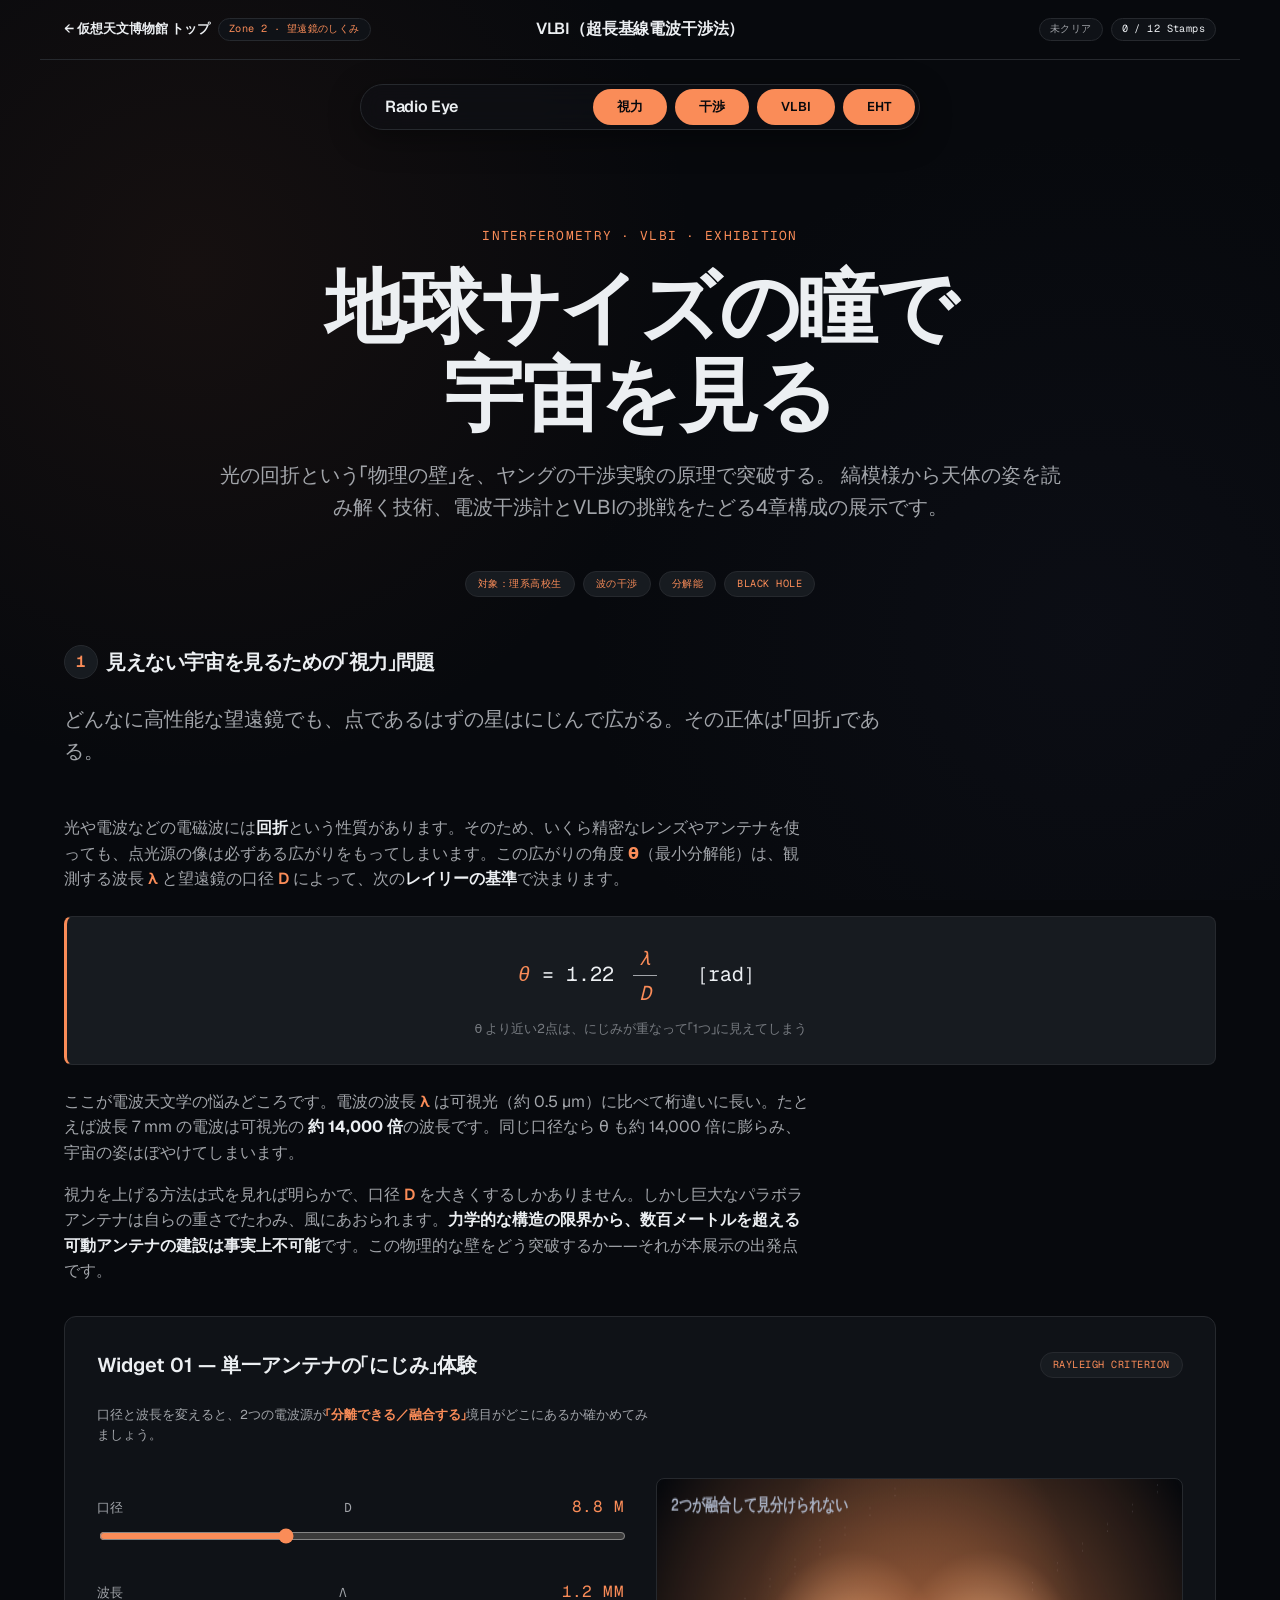
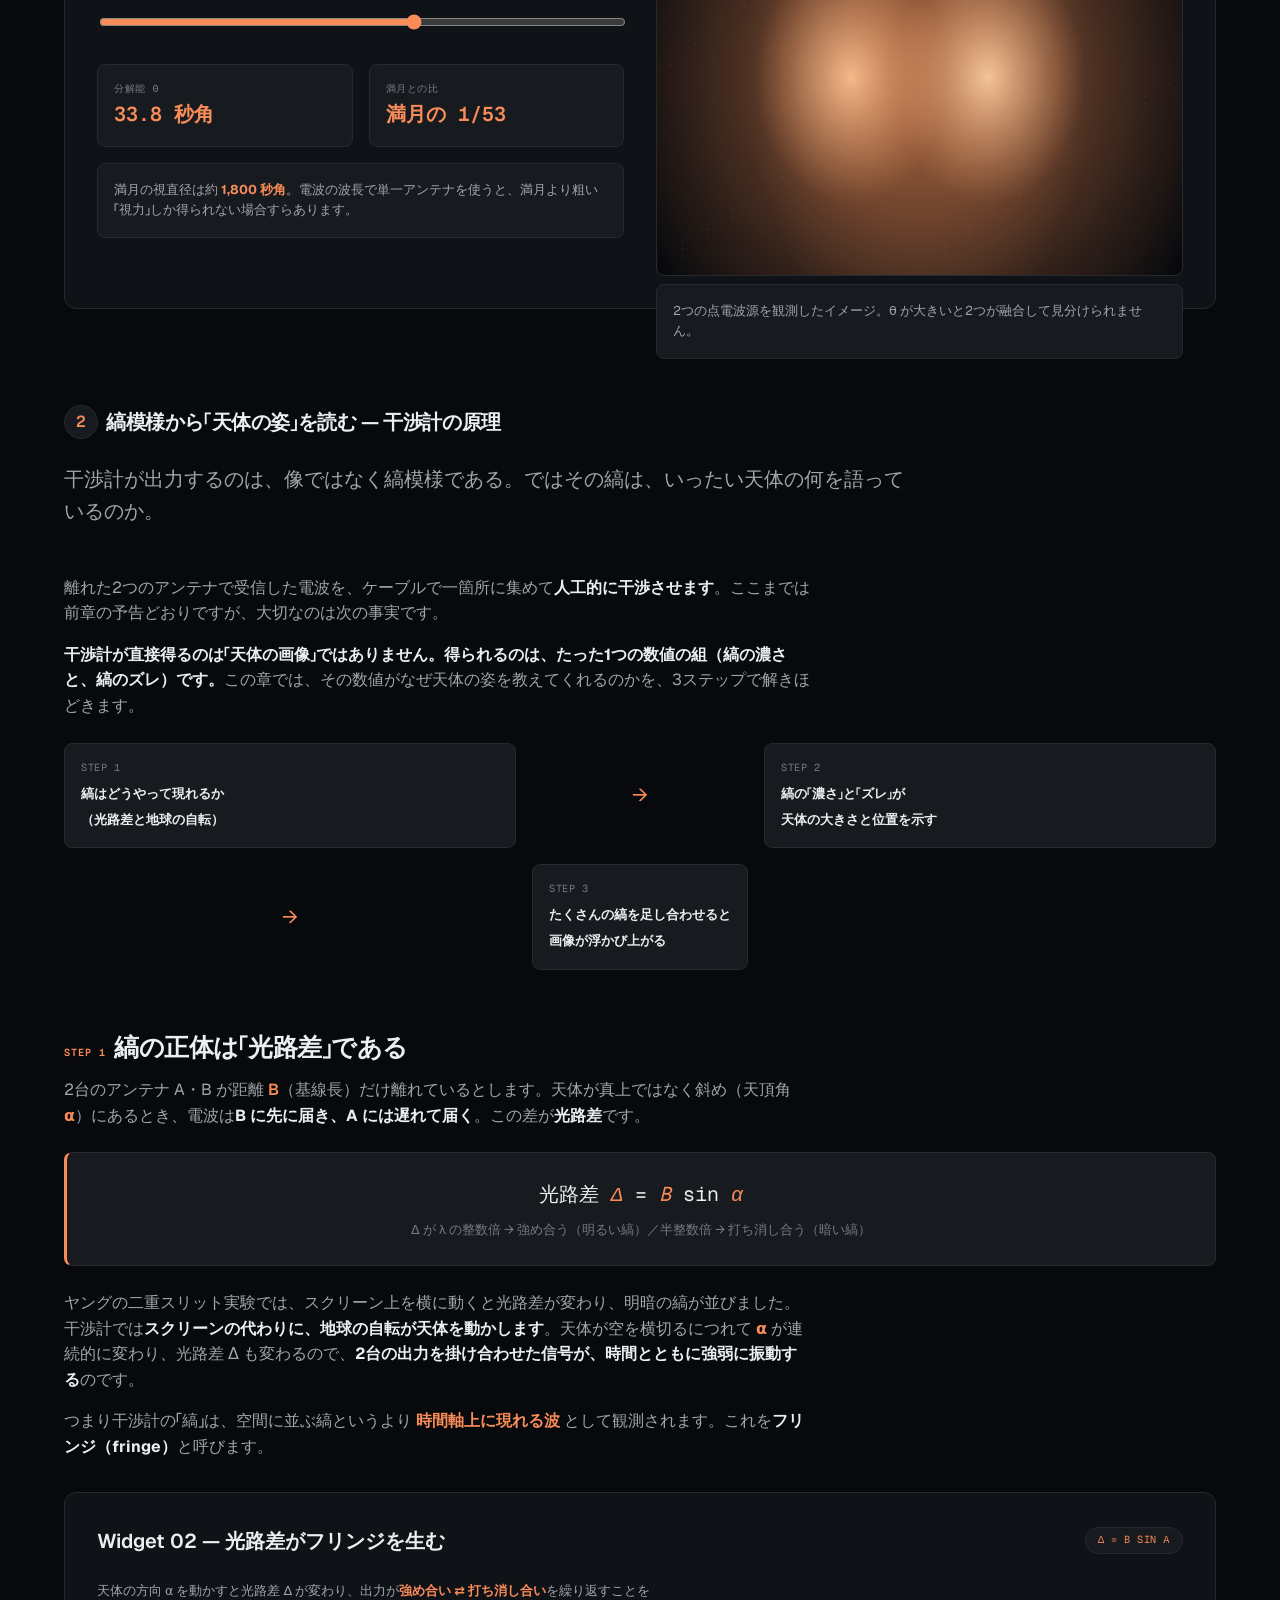
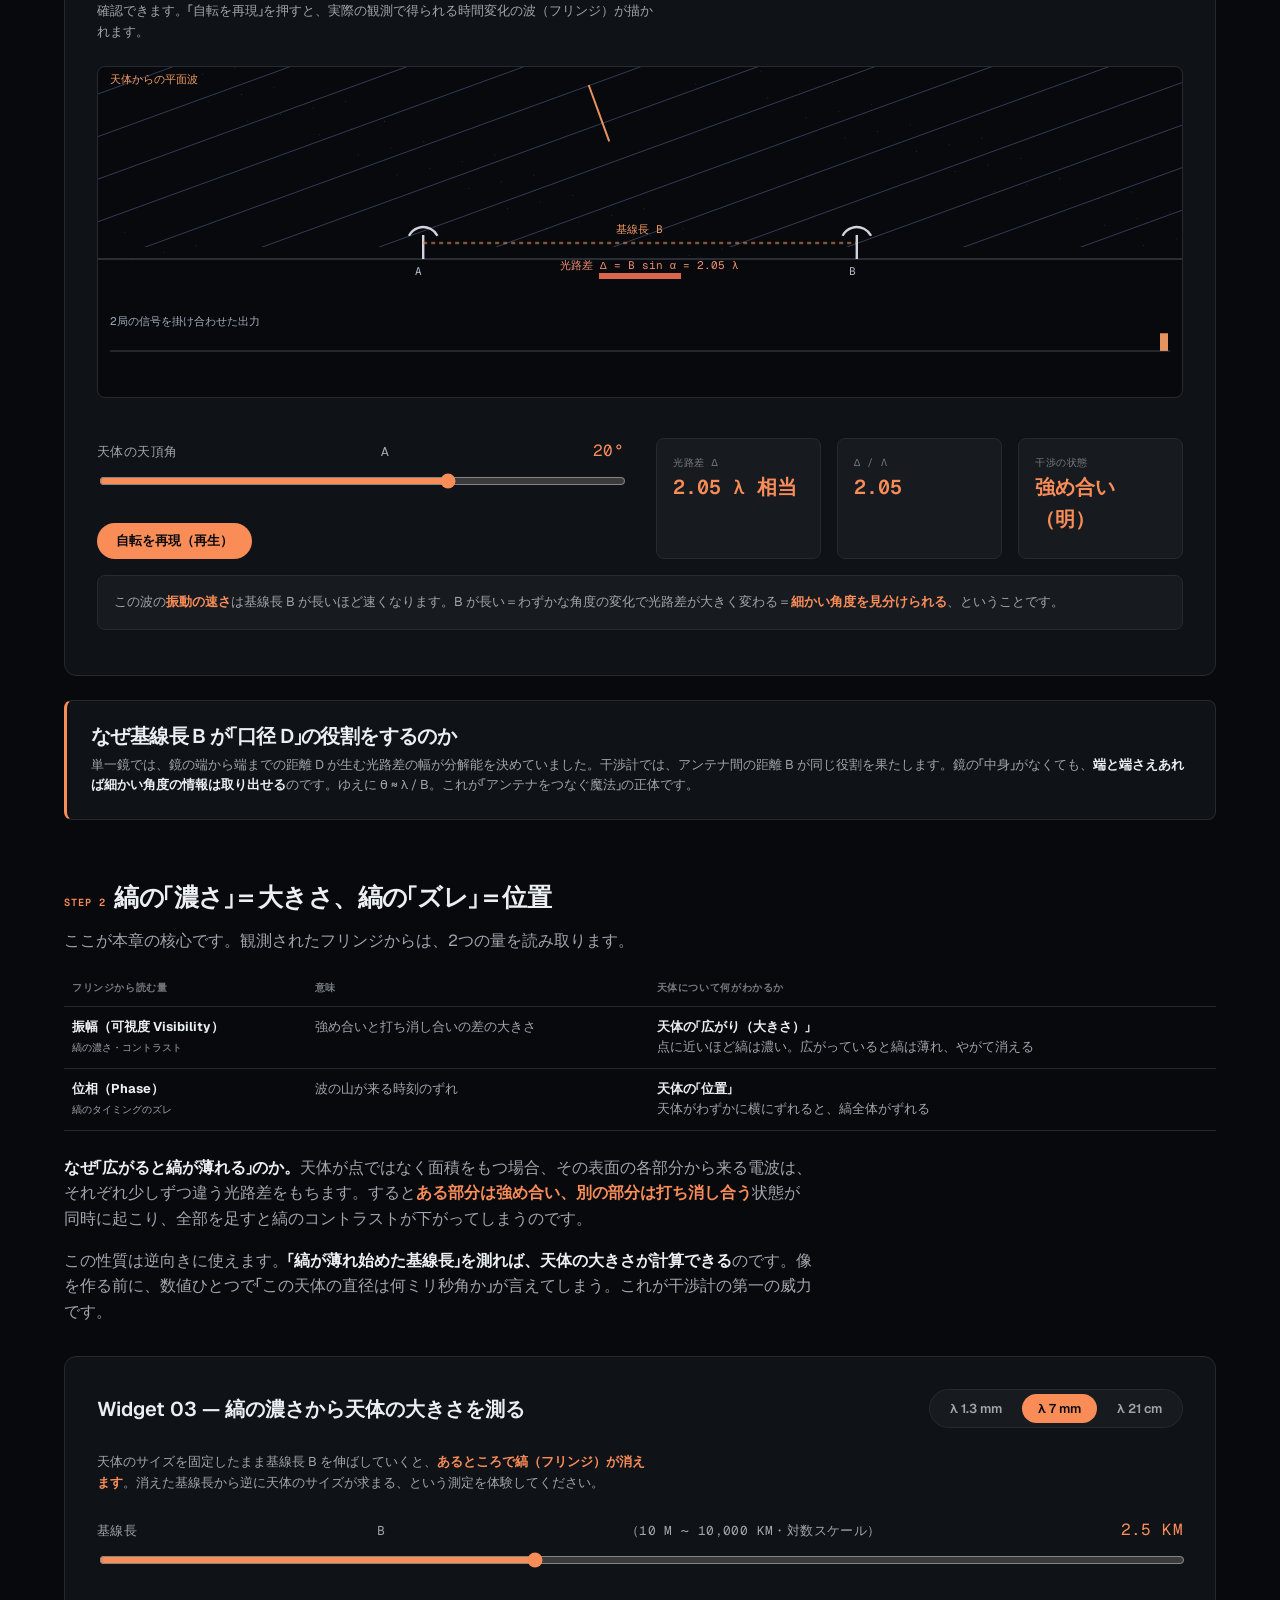
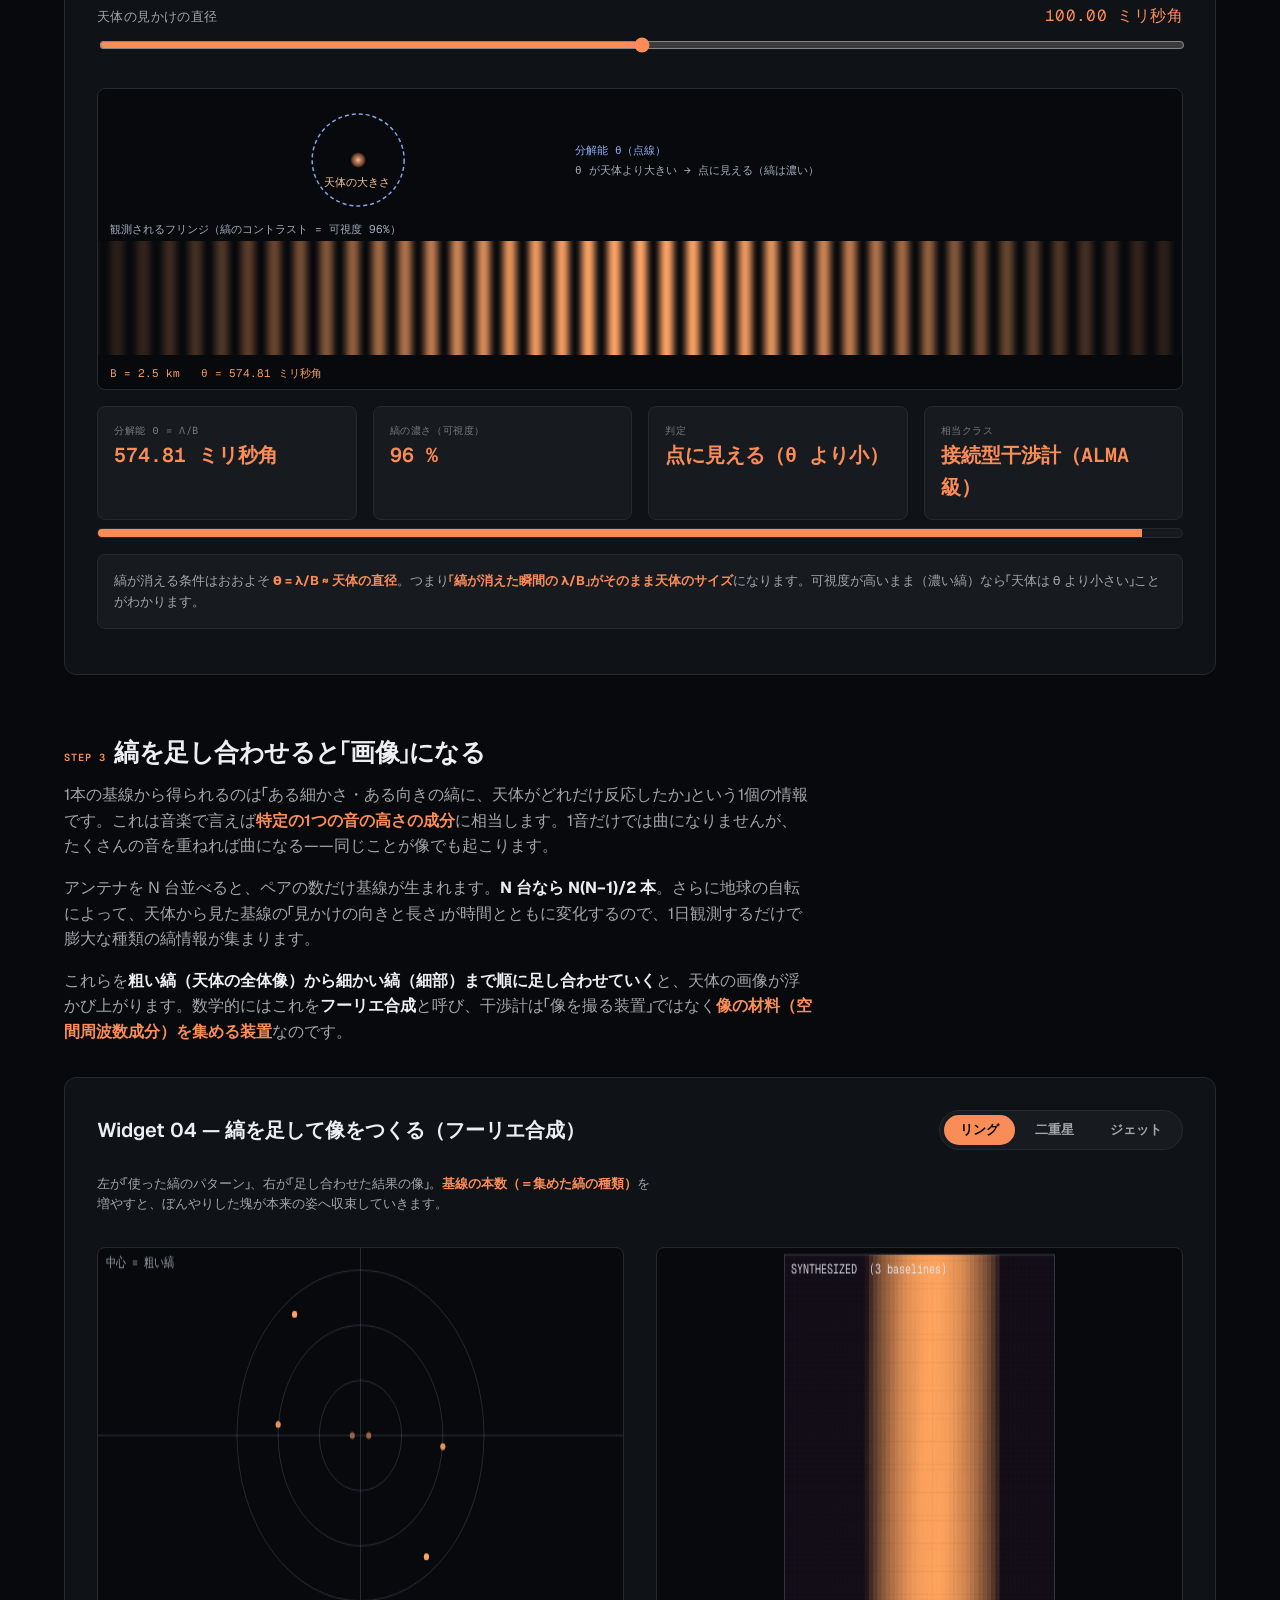
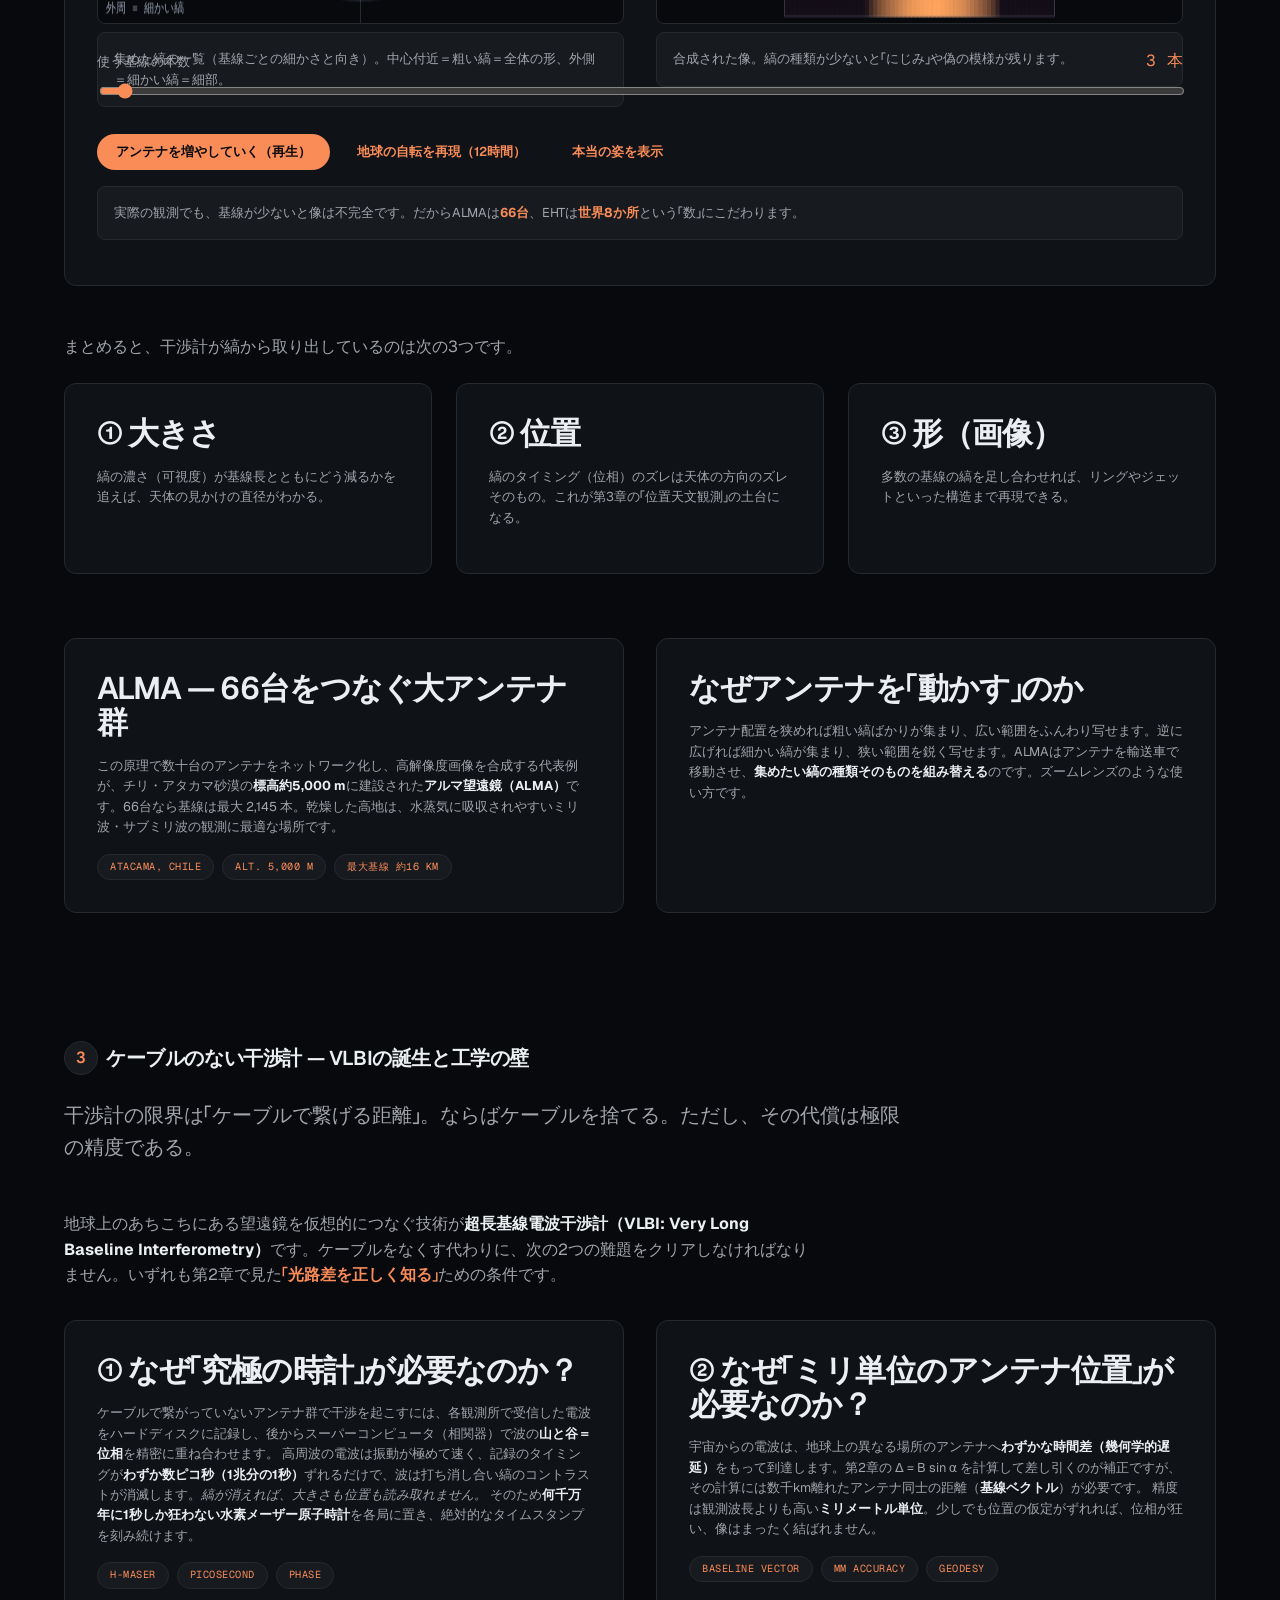
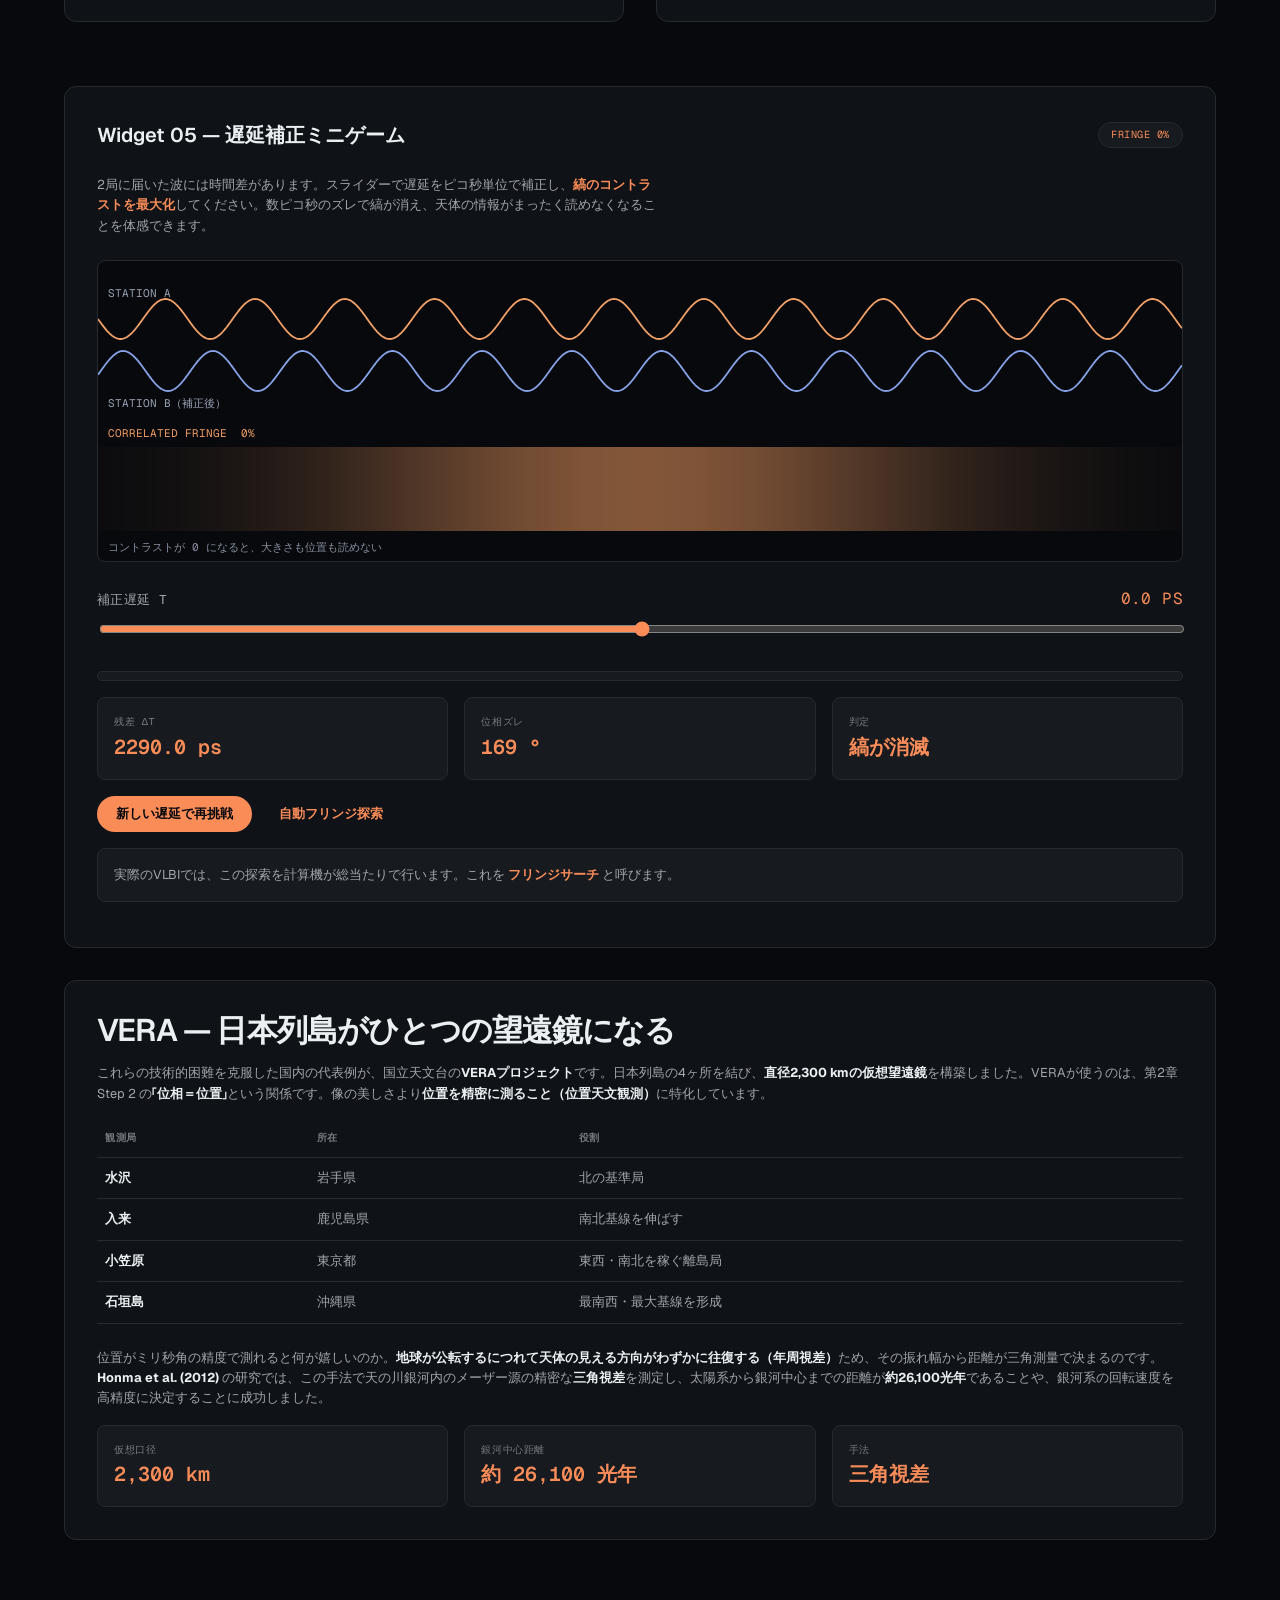
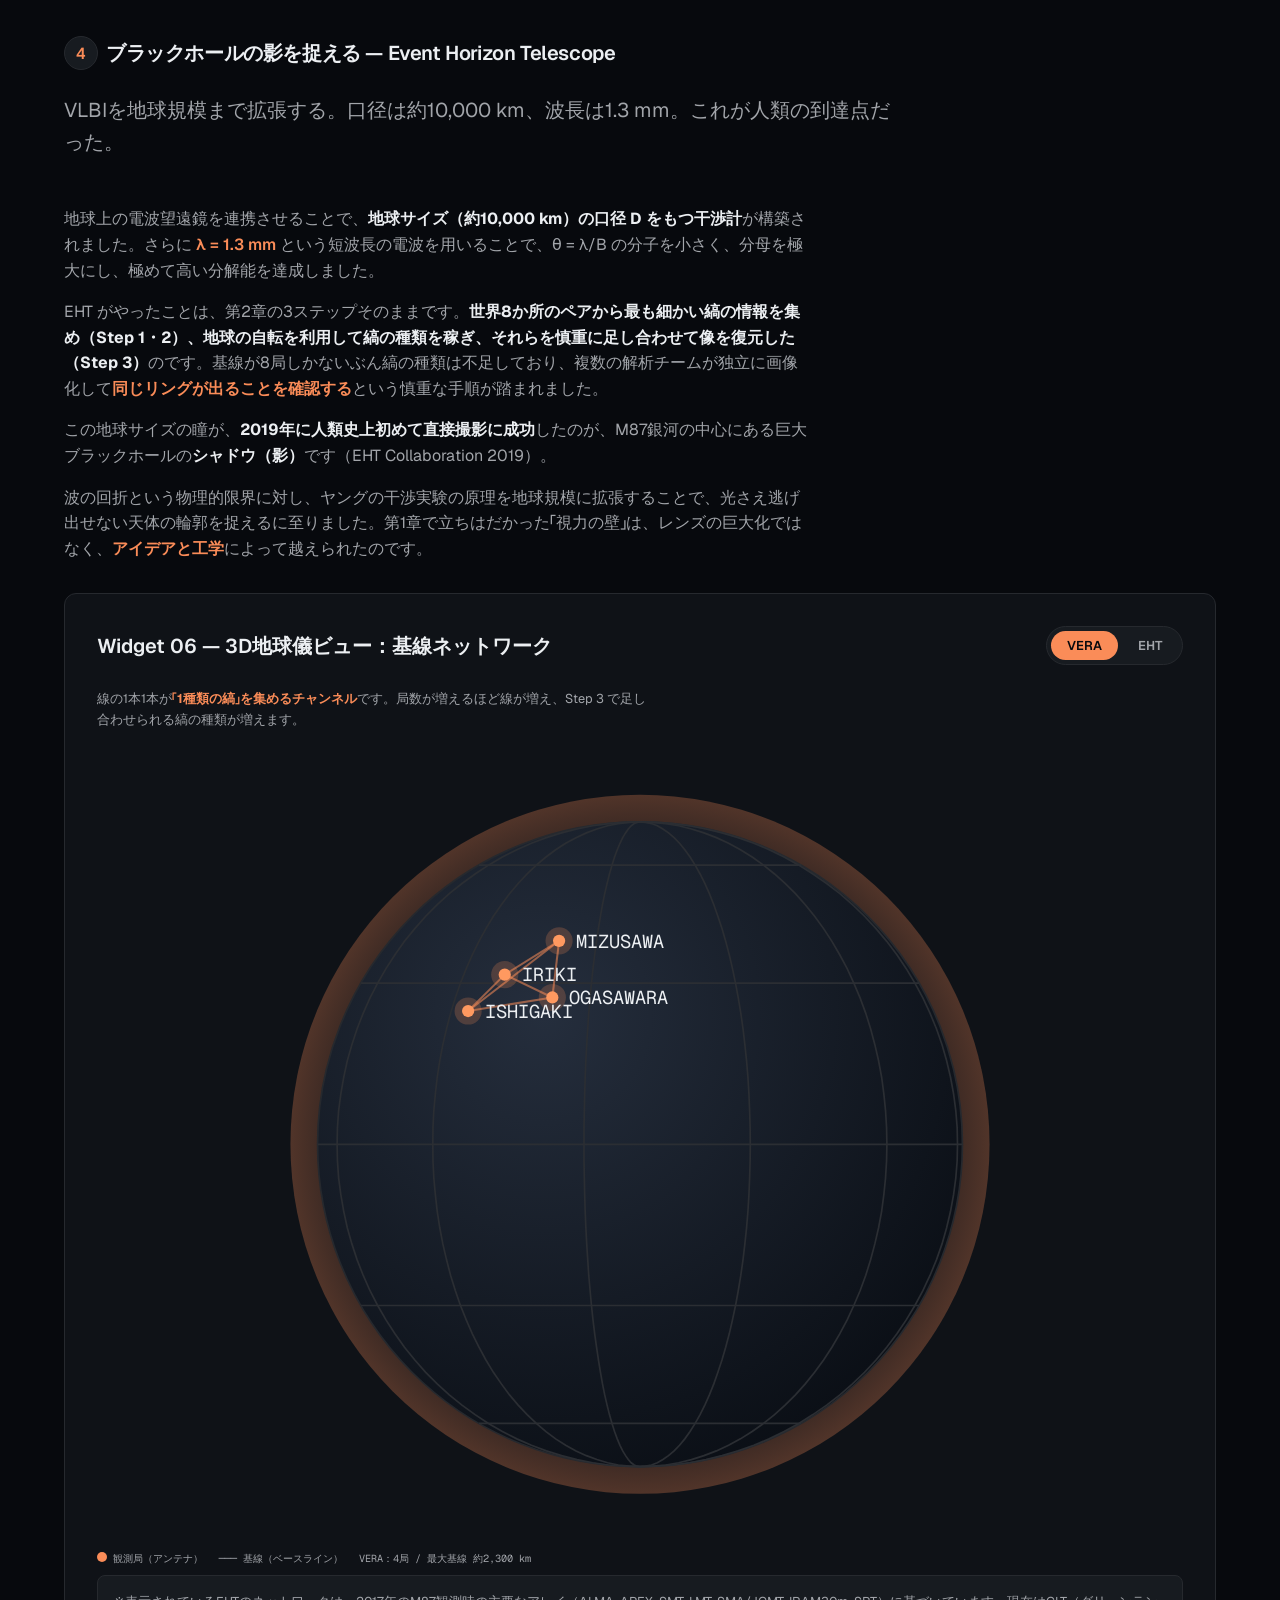
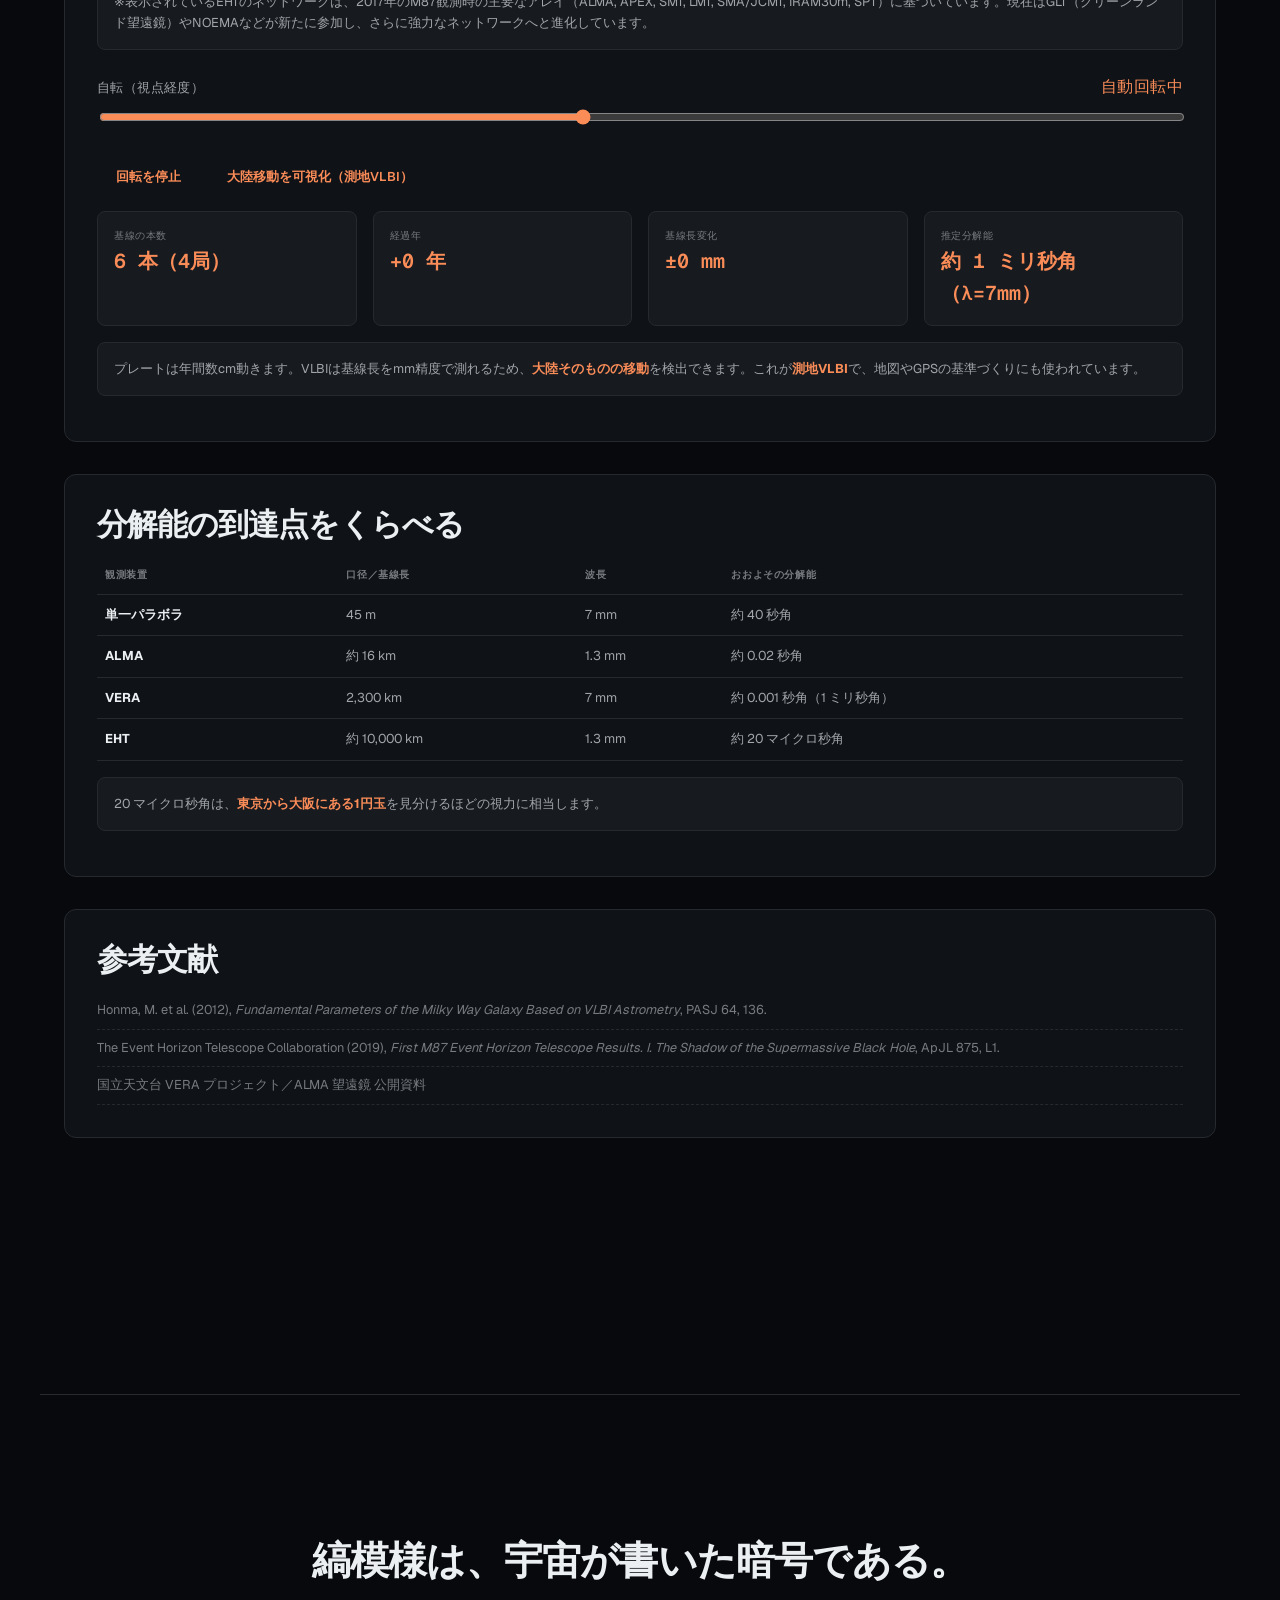
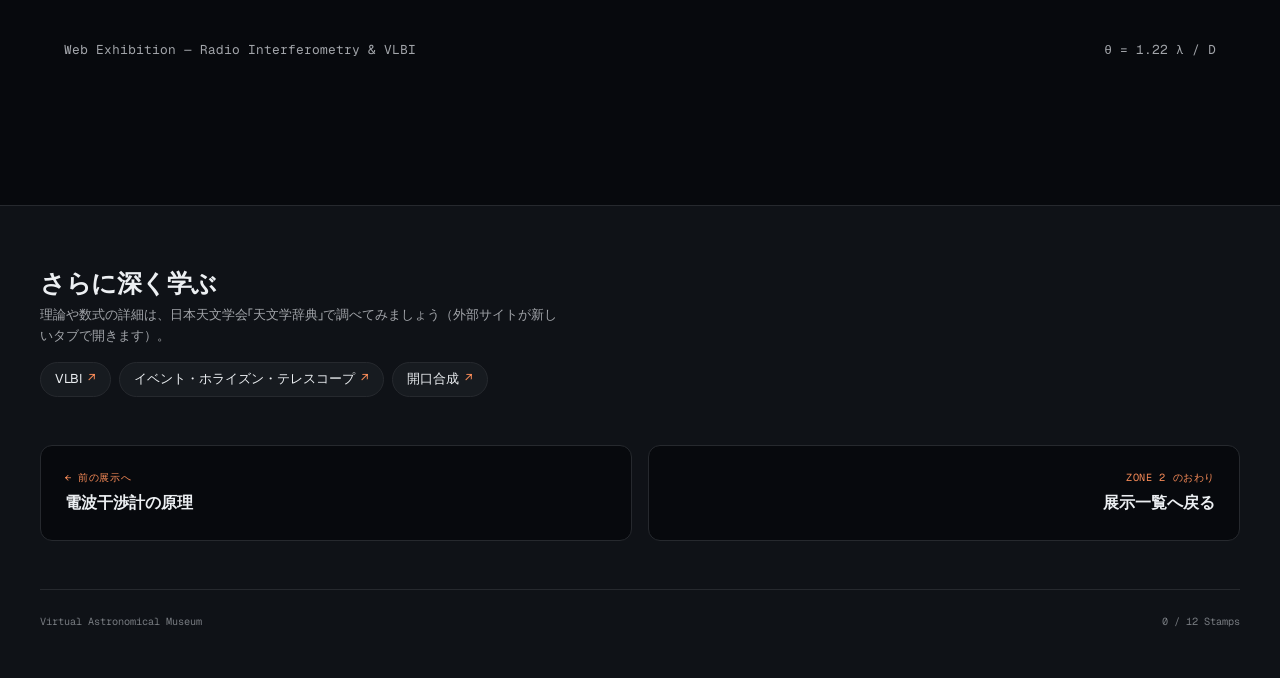
<file: vlbi.html>
<!doctype html>
<html lang="ja">
  <head>
    <meta charset="UTF-8" />
    <meta name="viewport" content="width=device-width, initial-scale=1.0" />
    <title>地球サイズの瞳で宇宙を見る — 電波干渉計とVLBIの挑戦</title>
    <link rel="stylesheet" href="style.css" />
    <script src="common-ui.js" defer></script>
    <style>
      /* ===== 本展示ページ固有の追記スタイル（style.cssの変数を継承） ===== */
      .formula {
        font-family: var(--font-outlier);
        font-size: var(--text-md);
        text-align: center;
        background: var(--color-paper-3);
        border: 1px solid var(--color-rule);
        border-left: 3px solid var(--color-accent);
        border-radius: 8px;
        padding: var(--space-lg);
        margin: var(--space-lg) 0;
        color: var(--color-ink);
        overflow-x: auto;
      }
      .formula .var {
        color: var(--color-accent);
        font-style: italic;
      }
      .formula .note {
        display: block;
        font-family: var(--font-body);
        font-size: var(--text-sm);
        color: var(--color-neutral);
        margin-top: var(--space-sm);
        letter-spacing: 0;
      }
      .frac {
        display: inline-flex;
        flex-direction: column;
        vertical-align: middle;
        text-align: center;
        margin: 0 0.35em;
      }
      .frac .num {
        border-bottom: 1px solid var(--color-muted);
        padding: 0 0.3em;
      }
      .frac .den {
        padding: 0 0.3em;
      }

      .chapter {
        margin-bottom: var(--space-4xl);
        scroll-margin-top: 100px;
      }
      .subhead {
        font-family: var(--font-display);
        font-size: var(--text-lg);
        font-weight: 600;
        letter-spacing: -0.02em;
        margin: var(--space-3xl) 0 var(--space-md);
        display: flex;
        align-items: baseline;
        gap: var(--space-sm);
      }
      .subhead__tag {
        font-family: var(--font-outlier);
        font-size: var(--text-xs);
        color: var(--color-accent);
        text-transform: uppercase;
        letter-spacing: 0.1em;
        flex-shrink: 0;
      }
      .prose {
        max-width: 68ch;
        color: var(--color-muted);
      }
      .prose p {
        margin: 0 0 var(--space-md);
      }
      .prose strong {
        color: var(--color-ink);
      }
      .prose em {
        color: var(--color-accent);
        font-style: normal;
        font-weight: 600;
      }

      .grid-2 {
        display: grid;
        grid-template-columns: repeat(auto-fit, minmax(300px, 1fr));
        gap: var(--space-xl);
        margin-top: var(--space-xl);
      }
      .grid-3 {
        display: grid;
        grid-template-columns: repeat(auto-fit, minmax(230px, 1fr));
        gap: var(--space-lg);
        margin-top: var(--space-lg);
      }

      .widget {
        background: var(--color-paper-2);
        border: 1px solid var(--color-rule);
        border-radius: 12px;
        padding: var(--space-xl);
        margin-top: var(--space-xl);
      }
      .widget__head {
        display: flex;
        flex-wrap: wrap;
        align-items: center;
        justify-content: space-between;
        gap: var(--space-sm);
        margin-bottom: var(--space-lg);
      }
      .widget__title {
        font-size: var(--text-md);
        font-weight: 600;
      }
      .widget__q {
        font-size: var(--text-sm);
        color: var(--color-muted);
        margin: 0 0 var(--space-lg);
        max-width: 70ch;
      }
      .widget__q b {
        color: var(--color-accent);
      }

      .ctrl {
        margin-bottom: var(--space-lg);
      }
      .ctrl label {
        display: flex;
        justify-content: space-between;
        align-items: baseline;
        font-size: var(--text-sm);
        color: var(--color-muted);
        margin-bottom: var(--space-xs);
      }
      .ctrl output {
        font-family: var(--font-outlier);
        color: var(--color-accent);
        font-size: var(--text-base);
      }
      input[type="range"] {
        width: 100%;
        height: 22px;
        background: transparent;
        cursor: pointer;
      }

      .readout {
        display: grid;
        grid-template-columns: repeat(auto-fit, minmax(150px, 1fr));
        gap: var(--space-md);
        margin-top: var(--space-md);
      }
      .readout__item {
        background: var(--color-paper-3);
        border: 1px solid var(--color-rule);
        border-radius: 8px;
        padding: var(--space-md);
      }
      .readout__k {
        font-family: var(--font-outlier);
        font-size: var(--text-xs);
        text-transform: uppercase;
        letter-spacing: 0.06em;
        color: var(--color-neutral);
      }
      .readout__v {
        font-family: var(--font-outlier);
        font-size: var(--text-md);
        color: var(--color-accent);
        font-weight: 600;
      }

      canvas {
        width: 100%;
        display: block;
        background: var(--color-paper);
        border: 1px solid var(--color-rule);
        border-radius: 8px;
      }

      .seg {
        display: inline-flex;
        gap: 4px;
        background: var(--color-paper-3);
        border: 1px solid var(--color-rule);
        border-radius: 9999px;
        padding: 4px;
        flex-wrap: wrap;
      }
      .seg button {
        background: transparent;
        border: none;
        color: var(--color-muted);
        cursor: pointer;
        font-family: var(--font-body);
        font-size: var(--text-sm);
        font-weight: 600;
        padding: 6px 16px;
        border-radius: 9999px;
        transition: all 0.2s ease;
      }
      .seg button[aria-pressed="true"] {
        background: var(--color-accent);
        color: var(--color-paper);
      }

      .meter {
        height: 10px;
        background: var(--color-paper-3);
        border: 1px solid var(--color-rule);
        border-radius: 9999px;
        overflow: hidden;
        margin-top: var(--space-sm);
      }
      .meter__fill {
        height: 100%;
        width: 0%;
        background: var(--color-accent);
        transition: width 0.15s ease;
      }

      .globe-wrap {
        position: relative;
      }
      .globe-wrap svg {
        width: 100%;
        height: auto;
        display: block;
      }
      .legend {
        display: flex;
        flex-wrap: wrap;
        gap: var(--space-md);
        margin-top: var(--space-md);
        font-family: var(--font-outlier);
        font-size: var(--text-xs);
        color: var(--color-muted);
      }
      .legend i {
        display: inline-block;
        width: 10px;
        height: 10px;
        border-radius: 50%;
        background: var(--color-accent);
        margin-right: 6px;
      }

      table.tbl {
        width: 100%;
        border-collapse: collapse;
        font-size: var(--text-sm);
        margin-top: var(--space-md);
      }
      table.tbl th,
      table.tbl td {
        text-align: left;
        padding: 10px var(--space-sm);
        border-bottom: 1px solid var(--color-rule);
        vertical-align: top;
      }
      table.tbl th {
        font-family: var(--font-outlier);
        font-size: var(--text-xs);
        text-transform: uppercase;
        letter-spacing: 0.06em;
        color: var(--color-neutral);
      }
      table.tbl td {
        color: var(--color-muted);
      }
      table.tbl td b {
        color: var(--color-ink);
      }

      .refs {
        list-style: none;
        padding: 0;
        margin: var(--space-md) 0 0;
        font-size: var(--text-sm);
        color: var(--color-neutral);
      }
      .refs li {
        padding: var(--space-sm) 0;
        border-bottom: 1px dashed var(--color-rule);
      }

      .stack {
        display: flex;
        flex-wrap: wrap;
        gap: var(--space-sm);
        margin-top: var(--space-md);
      }

      /* 対応関係を示す「翻訳表」 */
      .decoder {
        display: grid;
        grid-template-columns: 1fr auto 1fr;
        gap: var(--space-md);
        align-items: center;
        margin-top: var(--space-lg);
      }
      .decoder__cell {
        background: var(--color-paper-3);
        border: 1px solid var(--color-rule);
        border-radius: 8px;
        padding: var(--space-md);
      }
      .decoder__cell .k {
        font-family: var(--font-outlier);
        font-size: var(--text-xs);
        color: var(--color-neutral);
        text-transform: uppercase;
        letter-spacing: 0.06em;
        display: block;
        margin-bottom: 4px;
      }
      .decoder__cell .v {
        font-size: var(--text-sm);
        color: var(--color-ink);
        font-weight: 600;
      }
      .decoder__arrow {
        color: var(--color-accent);
        font-size: var(--text-md);
        text-align: center;
      }
      @media (max-width: 640px) {
        .decoder {
          grid-template-columns: 1fr;
        }
        .decoder__arrow {
          transform: rotate(90deg);
        }
      }

      .callout {
        border: 1px solid var(--color-rule);
        border-left: 3px solid var(--color-accent);
        background: var(--color-paper-2);
        border-radius: 8px;
        padding: var(--space-lg);
        margin-top: var(--space-lg);
      }
      .callout h3 {
        font-family: var(--font-display);
        font-size: var(--text-md);
        margin: 0 0 var(--space-sm);
        color: var(--color-ink);
      }
      .callout p {
        margin: 0;
        font-size: var(--text-sm);
        color: var(--color-muted);
      }
    </style>
  </head>
  <body data-app-id="vlbi">
    <!-- ============ N5 Floating Pill Nav ============ -->
    <nav class="nav-pill" aria-label="主要ナビゲーション">
      <span class="nav-pill__wordmark">Radio&nbsp;Eye</span>
      <div class="nav-pill__actions">
        <a class="nav-pill__btn" href="#ch1">視力</a>
        <a class="nav-pill__btn" href="#ch2">干渉</a>
        <a class="nav-pill__btn" href="#ch3">VLBI</a>
        <a class="nav-pill__btn" href="#ch4">EHT</a>
      </div>
    </nav>

    <main class="page-container">
      <!-- ============ Header ============ -->
      <header class="portfolio-header">
        <p class="portfolio-header__tagline">Interferometry &middot; VLBI &middot; Exhibition</p>
        <h1 class="portfolio-header__title">地球サイズの瞳で<br />宇宙を見る</h1>
        <p class="section-lead" style="margin-left: auto; margin-right: auto">光の回折という「物理の壁」を、ヤングの干渉実験の原理で突破する。 縞模様から天体の姿を読み解く技術、電波干渉計とVLBIの挑戦をたどる4章構成の展示です。</p>
        <div class="stack" style="justify-content: center">
          <span class="chip">対象：理系高校生</span>
          <span class="chip">波の干渉</span>
          <span class="chip">分解能</span>
          <span class="chip">Black Hole</span>
        </div>
      </header>

      <!-- ============ 第1章 ============ -->
      <section class="chapter" id="ch1">
        <h2 class="section-title"><span class="section-num">1</span>見えない宇宙を見るための「視力」問題</h2>
        <p class="section-lead">どんなに高性能な望遠鏡でも、点であるはずの星はにじんで広がる。その正体は「回折」である。</p>

        <div class="prose">
          <p>光や電波などの電磁波には<strong>回折</strong>という性質があります。そのため、いくら精密なレンズやアンテナを使っても、点光源の像は必ずある広がりをもってしまいます。この広がりの角度 <em>θ</em>（最小分解能）は、観測する波長 <em>λ</em> と望遠鏡の口径 <em>D</em> によって、次の<strong>レイリーの基準</strong>で決まります。</p>
        </div>

        <div class="formula" role="math" aria-label="シータ イコール 1.22 かける ラムダ 割る D">
          <span class="var">θ</span> = 1.22
          <span class="frac"
            ><span class="num"><span class="var">λ</span></span
            ><span class="den"><span class="var">D</span></span></span
          >
          &nbsp;［rad］
          <span class="note">θ より近い2点は、にじみが重なって「1つ」に見えてしまう</span>
        </div>

        <div class="prose">
          <p>ここが電波天文学の悩みどころです。電波の波長 <em>λ</em> は可視光（約 0.5 µm）に比べて桁違いに長い。たとえば波長 7 mm の電波は可視光の <strong>約 14,000 倍</strong>の波長です。同じ口径なら θ も約 14,000 倍に膨らみ、宇宙の姿はぼやけてしまいます。</p>
          <p>視力を上げる方法は式を見れば明らかで、口径 <em>D</em> を大きくするしかありません。しかし巨大なパラボラアンテナは自らの重さでたわみ、風にあおられます。<strong>力学的な構造の限界から、数百メートルを超える可動アンテナの建設は事実上不可能</strong>です。この物理的な壁をどう突破するか——それが本展示の出発点です。</p>
        </div>

        <!-- Widget: 単一鏡の分解能 -->
        <div class="widget">
          <div class="widget__head">
            <span class="widget__title">Widget 01 — 単一アンテナの「にじみ」体験</span>
            <span class="stat-chip">Rayleigh criterion</span>
          </div>
          <p class="widget__q">口径と波長を変えると、2つの電波源が<b>「分離できる／融合する」</b>境目がどこにあるか確かめてみましょう。</p>

          <div class="grid-2">
            <div>
              <div class="ctrl">
                <label for="d1">口径 <span class="var">D</span><output id="d1out">30 m</output></label>
                <input type="range" id="d1" min="0" max="100" value="35" />
              </div>
              <div class="ctrl">
                <label for="w1">波長 <span class="var">λ</span><output id="w1out">7 mm</output></label>
                <input type="range" id="w1" min="0" max="100" value="60" />
              </div>
              <div class="readout">
                <div class="readout__item">
                  <div class="readout__k">分解能 θ</div>
                  <div class="readout__v" id="th1">—</div>
                </div>
                <div class="readout__item">
                  <div class="readout__k">満月との比</div>
                  <div class="readout__v" id="moon1">—</div>
                </div>
              </div>
              <p class="hint">満月の視直径は約 <b>1,800 秒角</b>。電波の波長で単一アンテナを使うと、満月より粗い「視力」しか得られない場合すらあります。</p>
            </div>
            <div>
              <canvas id="blurCanvas" height="300"></canvas>
              <p class="hint" style="margin-top: var(--space-sm)">2つの点電波源を観測したイメージ。θ が大きいと2つが融合して見分けられません。</p>
            </div>
          </div>
        </div>
      </section>

      <!-- ============ 第2章（全面改訂） ============ -->
      <section class="chapter" id="ch2">
        <h2 class="section-title"><span class="section-num">2</span>縞模様から「天体の姿」を読む — 干渉計の原理</h2>
        <p class="section-lead">干渉計が出力するのは、像ではなく縞模様である。ではその縞は、いったい天体の何を語っているのか。</p>

        <div class="prose">
          <p>離れた2つのアンテナで受信した電波を、ケーブルで一箇所に集めて<strong>人工的に干渉させます</strong>。ここまでは前章の予告どおりですが、大切なのは次の事実です。</p>
          <p><strong>干渉計が直接得るのは「天体の画像」ではありません。得られるのは、たった1つの数値の組（縞の濃さと、縞のズレ）です。</strong>この章では、その数値がなぜ天体の姿を教えてくれるのかを、3ステップで解きほどきます。</p>
        </div>

        <div class="decoder">
          <div class="decoder__cell">
            <span class="k">Step 1</span>
            <span class="v">縞はどうやって現れるか<br />（光路差と地球の自転）</span>
          </div>
          <div class="decoder__arrow">→</div>
          <div class="decoder__cell">
            <span class="k">Step 2</span>
            <span class="v">縞の「濃さ」と「ズレ」が<br />天体の大きさと位置を示す</span>
          </div>
          <div class="decoder__arrow">→</div>
          <div class="decoder__cell">
            <span class="k">Step 3</span>
            <span class="v">たくさんの縞を足し合わせると<br />画像が浮かび上がる</span>
          </div>
        </div>

        <!-- ---------- Step 1 ---------- -->
        <h3 class="subhead"><span class="subhead__tag">Step 1</span>縞の正体は「光路差」である</h3>

        <div class="prose">
          <p>2台のアンテナ A・B が距離 <em>B</em>（基線長）だけ離れているとします。天体が真上ではなく斜め（天頂角 <em>α</em>）にあるとき、電波は<strong>B に先に届き、A には遅れて届く</strong>。この差が<strong>光路差</strong>です。</p>
        </div>

        <div class="formula" role="math">
          光路差 <span class="var">Δ</span> = <span class="var">B</span> sin <span class="var">α</span>
          <span class="note">Δ が λ の整数倍 → 強め合う（明るい縞）／半整数倍 → 打ち消し合う（暗い縞）</span>
        </div>

        <div class="prose">
          <p>ヤングの二重スリット実験では、スクリーン上を横に動くと光路差が変わり、明暗の縞が並びました。干渉計では<strong>スクリーンの代わりに、地球の自転が天体を動かします</strong>。天体が空を横切るにつれて <em>α</em> が連続的に変わり、光路差 Δ も変わるので、<strong>2台の出力を掛け合わせた信号が、時間とともに強弱に振動する</strong>のです。</p>
          <p>つまり干渉計の「縞」は、空間に並ぶ縞というより <em>時間軸上に現れる波</em> として観測されます。これを<strong>フリンジ（fringe）</strong>と呼びます。</p>
        </div>

        <div class="widget">
          <div class="widget__head">
            <span class="widget__title">Widget 02 — 光路差がフリンジを生む</span>
            <span class="stat-chip">Δ = B sin α</span>
          </div>
          <p class="widget__q">天体の方向 α を動かすと光路差 Δ が変わり、出力が<b>強め合い ⇄ 打ち消し合い</b>を繰り返すことを確認できます。「自転を再現」を押すと、実際の観測で得られる時間変化の波（フリンジ）が描かれます。</p>

          <canvas id="pathCanvas" height="330"></canvas>

          <div class="grid-2" style="margin-top: var(--space-lg)">
            <div>
              <div class="ctrl">
                <label for="ang">天体の天頂角 <span class="var">α</span><output id="angout">20°</output></label>
                <input type="range" id="ang" min="-60" max="60" value="20" />
              </div>
              <div class="stack">
                <button class="btn btn-primary" id="btnSpinSky" type="button">自転を再現（再生）</button>
              </div>
            </div>
            <div class="readout">
              <div class="readout__item">
                <div class="readout__k">光路差 Δ</div>
                <div class="readout__v" id="pd">—</div>
              </div>
              <div class="readout__item">
                <div class="readout__k">Δ / λ</div>
                <div class="readout__v" id="pdw">—</div>
              </div>
              <div class="readout__item">
                <div class="readout__k">干渉の状態</div>
                <div class="readout__v" id="pstate">—</div>
              </div>
            </div>
          </div>
          <p class="hint">この波の<b>振動の速さ</b>は基線長 B が長いほど速くなります。B が長い＝わずかな角度の変化で光路差が大きく変わる＝<b>細かい角度を見分けられる</b>、ということです。</p>
        </div>

        <div class="callout">
          <h3>なぜ基線長 B が「口径 D」の役割をするのか</h3>
          <p>単一鏡では、鏡の端から端までの距離 D が生む光路差の幅が分解能を決めていました。干渉計では、アンテナ間の距離 B が同じ役割を果たします。鏡の「中身」がなくても、<strong style="color: var(--color-ink)">端と端さえあれば細かい角度の情報は取り出せる</strong>のです。ゆえに θ ≈ λ / B。これが「アンテナをつなぐ魔法」の正体です。</p>
        </div>

        <!-- ---------- Step 2 ---------- -->
        <h3 class="subhead"><span class="subhead__tag">Step 2</span>縞の「濃さ」＝大きさ、縞の「ズレ」＝位置</h3>

        <div class="prose">
          <p>ここが本章の核心です。観測されたフリンジからは、2つの量を読み取ります。</p>
        </div>

        <table class="tbl">
          <thead>
            <tr>
              <th>フリンジから読む量</th>
              <th>意味</th>
              <th>天体について何がわかるか</th>
            </tr>
          </thead>
          <tbody>
            <tr>
              <td><b>振幅（可視度 Visibility）</b><br /><span style="font-size: var(--text-xs)">縞の濃さ・コントラスト</span></td>
              <td>強め合いと打ち消し合いの差の大きさ</td>
              <td><b>天体の「広がり（大きさ）」</b><br />点に近いほど縞は濃い。広がっていると縞は薄れ、やがて消える</td>
            </tr>
            <tr>
              <td><b>位相（Phase）</b><br /><span style="font-size: var(--text-xs)">縞のタイミングのズレ</span></td>
              <td>波の山が来る時刻のずれ</td>
              <td><b>天体の「位置」</b><br />天体がわずかに横にずれると、縞全体がずれる</td>
            </tr>
          </tbody>
        </table>

        <div class="prose" style="margin-top: var(--space-lg)">
          <p><strong>なぜ「広がると縞が薄れる」のか。</strong>天体が点ではなく面積をもつ場合、その表面の各部分から来る電波は、それぞれ少しずつ違う光路差をもちます。すると<em>ある部分は強め合い、別の部分は打ち消し合う</em>状態が同時に起こり、全部を足すと縞のコントラストが下がってしまうのです。</p>
          <p>この性質は逆向きに使えます。<strong>「縞が薄れ始めた基線長」を測れば、天体の大きさが計算できる</strong>のです。像を作る前に、数値ひとつで「この天体の直径は何ミリ秒角か」が言えてしまう。これが干渉計の第一の威力です。</p>
        </div>

        <div class="widget">
          <div class="widget__head">
            <span class="widget__title">Widget 03 — 縞の濃さから天体の大きさを測る</span>
            <div class="seg" role="group" aria-label="波長プリセット">
              <button type="button" data-wl="1.3" aria-pressed="false">λ 1.3 mm</button>
              <button type="button" data-wl="7" aria-pressed="true">λ 7 mm</button>
              <button type="button" data-wl="210" aria-pressed="false">λ 21 cm</button>
            </div>
          </div>
          <p class="widget__q">天体のサイズを固定したまま基線長 B を伸ばしていくと、<b>あるところで縞（フリンジ）が消えます</b>。消えた基線長から逆に天体のサイズが求まる、という測定を体験してください。</p>

          <div class="ctrl">
            <label for="base">基線長 <span class="var">B</span>（10 m 〜 10,000 km・対数スケール）<output id="baseout">1 km</output></label>
            <input type="range" id="base" min="0" max="1000" value="400" />
          </div>
          <div class="ctrl">
            <label for="src">天体の見かけの直径<output id="srcout">1 ミリ秒角</output></label>
            <input type="range" id="src" min="0" max="1000" value="500" />
          </div>

          <canvas id="fringeCanvas" height="300"></canvas>

          <div class="readout">
            <div class="readout__item">
              <div class="readout__k">分解能 θ = λ/B</div>
              <div class="readout__v" id="th2">—</div>
            </div>
            <div class="readout__item">
              <div class="readout__k">縞の濃さ（可視度）</div>
              <div class="readout__v" id="vis2">—</div>
            </div>
            <div class="readout__item">
              <div class="readout__k">判定</div>
              <div class="readout__v" id="ver2">—</div>
            </div>
            <div class="readout__item">
              <div class="readout__k">相当クラス</div>
              <div class="readout__v" id="cls2">—</div>
            </div>
          </div>
          <div class="meter" aria-hidden="true"><div class="meter__fill" id="visFill"></div></div>
          <p class="hint">縞が消える条件はおおよそ <b>θ = λ/B ≈ 天体の直径</b>。つまり<b>「縞が消えた瞬間の λ/B」がそのまま天体のサイズ</b>になります。可視度が高いまま（濃い縞）なら「天体は θ より小さい」ことがわかります。</p>
        </div>

        <!-- ---------- Step 3 ---------- -->
        <h3 class="subhead"><span class="subhead__tag">Step 3</span>縞を足し合わせると「画像」になる</h3>

        <div class="prose">
          <p>1本の基線から得られるのは「ある細かさ・ある向きの縞に、天体がどれだけ反応したか」という1個の情報です。これは音楽で言えば<em>特定の1つの音の高さの成分</em>に相当します。1音だけでは曲になりませんが、たくさんの音を重ねれば曲になる——同じことが像でも起こります。</p>
          <p>アンテナを N 台並べると、ペアの数だけ基線が生まれます。<strong>N 台なら N(N−1)/2 本</strong>。さらに地球の自転によって、天体から見た基線の「見かけの向きと長さ」が時間とともに変化するので、1日観測するだけで膨大な種類の縞情報が集まります。</p>
          <p>これらを<strong>粗い縞（天体の全体像）から細かい縞（細部）まで順に足し合わせていく</strong>と、天体の画像が浮かび上がります。数学的にはこれを<strong>フーリエ合成</strong>と呼び、干渉計は「像を撮る装置」ではなく<em>像の材料（空間周波数成分）を集める装置</em>なのです。</p>
        </div>

        <div class="widget">
          <div class="widget__head">
            <span class="widget__title">Widget 04 — 縞を足して像をつくる（フーリエ合成）</span>
            <div class="seg" role="group" aria-label="天体の形">
              <button type="button" data-shape="ring" aria-pressed="true">リング</button>
              <button type="button" data-shape="two" aria-pressed="false">二重星</button>
              <button type="button" data-shape="jet" aria-pressed="false">ジェット</button>
            </div>
          </div>
          <p class="widget__q">左が「使った縞のパターン」、右が「足し合わせた結果の像」。<b>基線の本数（＝集めた縞の種類）</b>を増やすと、ぼんやりした塊が本来の姿へ収束していきます。</p>

          <div class="grid-2">
            <div>
              <canvas id="uvCanvas" height="280"></canvas>
              <p class="hint" style="margin-top: var(--space-sm)">集めた縞の一覧（基線ごとの細かさと向き）。中心付近＝粗い縞＝全体の形、外側＝細かい縞＝細部。</p>
            </div>
            <div>
              <canvas id="imgCanvas" height="280"></canvas>
              <p class="hint" style="margin-top: var(--space-sm)">合成された像。縞の種類が少ないと「にじみ」や偽の模様が残ります。</p>
            </div>
          </div>

          <div class="ctrl" style="margin-top: var(--space-lg)">
            <label for="nb">使う基線の本数<output id="nbout">3 本</output></label>
            <input type="range" id="nb" min="1" max="120" value="3" />
          </div>
          <div class="stack">
            <button class="btn btn-primary" id="btnGrow" type="button">アンテナを増やしていく（再生）</button>
            <button class="btn btn-outline" id="btnEarth" type="button">地球の自転を再現（12時間）</button>
            <button class="btn btn-outline" id="btnTruth" type="button">本当の姿を表示</button>
          </div>
          <p class="hint">実際の観測でも、基線が少ないと像は不完全です。だからALMAは<b>66台</b>、EHTは<b>世界8か所</b>という「数」にこだわります。</p>
        </div>

        <div class="prose" style="margin-top: var(--space-2xl)">
          <p>まとめると、干渉計が縞から取り出しているのは次の3つです。</p>
        </div>

        <div class="grid-3">
          <div class="card">
            <h2>① 大きさ</h2>
            <p style="color: var(--color-muted); font-size: var(--text-sm)">縞の濃さ（可視度）が基線長とともにどう減るかを追えば、天体の見かけの直径がわかる。</p>
          </div>
          <div class="card">
            <h2>② 位置</h2>
            <p style="color: var(--color-muted); font-size: var(--text-sm)">縞のタイミング（位相）のズレは天体の方向のズレそのもの。これが第3章の「位置天文観測」の土台になる。</p>
          </div>
          <div class="card">
            <h2>③ 形（画像）</h2>
            <p style="color: var(--color-muted); font-size: var(--text-sm)">多数の基線の縞を足し合わせれば、リングやジェットといった構造まで再現できる。</p>
          </div>
        </div>

        <div class="grid-2">
          <div class="card">
            <h2>ALMA — 66台をつなぐ大アンテナ群</h2>
            <p style="color: var(--color-muted); font-size: var(--text-sm)">この原理で数十台のアンテナをネットワーク化し、高解像度画像を合成する代表例が、チリ・アタカマ砂漠の<strong style="color: var(--color-ink)">標高約5,000 m</strong>に建設された<strong style="color: var(--color-ink)">アルマ望遠鏡（ALMA）</strong>です。66台なら基線は最大 2,145 本。乾燥した高地は、水蒸気に吸収されやすいミリ波・サブミリ波の観測に最適な場所です。</p>
            <div class="stack">
              <span class="chip">Atacama, Chile</span>
              <span class="chip">alt. 5,000 m</span>
              <span class="chip">最大基線 約16 km</span>
            </div>
          </div>
          <div class="card">
            <h2>なぜアンテナを「動かす」のか</h2>
            <p style="color: var(--color-muted); font-size: var(--text-sm)">アンテナ配置を狭めれば粗い縞ばかりが集まり、広い範囲をふんわり写せます。逆に広げれば細かい縞が集まり、狭い範囲を鋭く写せます。ALMAはアンテナを輸送車で移動させ、<strong style="color: var(--color-ink)">集めたい縞の種類そのものを組み替える</strong>のです。ズームレンズのような使い方です。</p>
          </div>
        </div>
      </section>

      <!-- ============ 第3章 ============ -->
      <section class="chapter" id="ch3">
        <h2 class="section-title"><span class="section-num">3</span>ケーブルのない干渉計 — VLBIの誕生と工学の壁</h2>
        <p class="section-lead">干渉計の限界は「ケーブルで繋げる距離」。ならばケーブルを捨てる。ただし、その代償は極限の精度である。</p>

        <div class="prose">
          <p>地球上のあちこちにある望遠鏡を仮想的につなぐ技術が<strong>超長基線電波干渉計（VLBI: Very Long Baseline Interferometry）</strong>です。ケーブルをなくす代わりに、次の2つの難題をクリアしなければなりません。いずれも第2章で見た<em>「光路差を正しく知る」</em>ための条件です。</p>
        </div>

        <div class="grid-2">
          <div class="card">
            <h2>① なぜ「究極の時計」が必要なのか？</h2>
            <p style="color: var(--color-muted); font-size: var(--text-sm)">
              ケーブルで繋がっていないアンテナ群で干渉を起こすには、各観測所で受信した電波をハードディスクに記録し、後からスーパーコンピュータ（相関器）で波の<strong style="color: var(--color-ink)">山と谷＝位相</strong>を精密に重ね合わせます。 高周波の電波は振動が極めて速く、記録のタイミングが<strong style="color: var(--color-ink)">わずか数ピコ秒（1兆分の1秒）</strong>ずれるだけで、波は打ち消し合い縞のコントラストが消滅します。<em>縞が消えれば、大きさも位置も読み取れません。</em> そのため<strong
                style="color: var(--color-ink)"
                >何千万年に1秒しか狂わない水素メーザー原子時計</strong
              >を各局に置き、絶対的なタイムスタンプを刻み続けます。
            </p>
            <div class="stack"><span class="chip">H-maser</span><span class="chip">picosecond</span><span class="chip">phase</span></div>
          </div>
          <div class="card">
            <h2>② なぜ「ミリ単位のアンテナ位置」が必要なのか？</h2>
            <p style="color: var(--color-muted); font-size: var(--text-sm)">
              宇宙からの電波は、地球上の異なる場所のアンテナへ<strong style="color: var(--color-ink)">わずかな時間差（幾何学的遅延）</strong>をもって到達します。第2章の Δ = B sin α を計算して差し引くのが補正ですが、その計算には数千km離れたアンテナ同士の距離（<strong style="color: var(--color-ink)">基線ベクトル</strong>）が必要です。 精度は観測波長よりも高い<strong style="color: var(--color-ink)">ミリメートル単位</strong>。少しでも位置の仮定がずれれば、位相が狂い、像はまったく結ばれません。
            </p>
            <div class="stack"><span class="chip">baseline vector</span><span class="chip">mm accuracy</span><span class="chip">geodesy</span></div>
          </div>
        </div>

        <!-- Widget: 遅延補正ミニゲーム -->
        <div class="widget">
          <div class="widget__head">
            <span class="widget__title">Widget 05 — 遅延補正ミニゲーム</span>
            <span class="stat-chip" id="gameStat">FRINGE 0%</span>
          </div>
          <p class="widget__q">2局に届いた波には時間差があります。スライダーで遅延をピコ秒単位で補正し、<b>縞のコントラストを最大化</b>してください。数ピコ秒のズレで縞が消え、天体の情報がまったく読めなくなることを体感できます。</p>

          <canvas id="gameCanvas" height="300"></canvas>

          <div class="ctrl" style="margin-top: var(--space-lg)">
            <label for="delay">補正遅延 τ<output id="delayout">0.0 ps</output></label>
            <input type="range" id="delay" min="-3000" max="3000" value="0" />
          </div>

          <div class="meter" aria-hidden="true"><div class="meter__fill" id="meterFill"></div></div>

          <div class="readout">
            <div class="readout__item">
              <div class="readout__k">残差 Δτ</div>
              <div class="readout__v" id="resid">—</div>
            </div>
            <div class="readout__item">
              <div class="readout__k">位相ズレ</div>
              <div class="readout__v" id="phase">—</div>
            </div>
            <div class="readout__item">
              <div class="readout__k">判定</div>
              <div class="readout__v" id="verdict">—</div>
            </div>
          </div>

          <div class="stack">
            <button class="btn btn-primary" id="btnRetry" type="button">新しい遅延で再挑戦</button>
            <button class="btn btn-outline" id="btnAuto" type="button">自動フリンジ探索</button>
          </div>
          <p class="hint">実際のVLBIでは、この探索を計算機が総当たりで行います。これを <b>フリンジサーチ</b> と呼びます。</p>
        </div>

        <!-- VERA -->
        <div class="card" style="margin-top: var(--space-xl)">
          <h2>VERA — 日本列島がひとつの望遠鏡になる</h2>
          <p style="color: var(--color-muted); font-size: var(--text-sm)">
            これらの技術的困難を克服した国内の代表例が、国立天文台の<strong style="color: var(--color-ink)">VERAプロジェクト</strong>です。日本列島の4ヶ所を結び、<strong style="color: var(--color-ink)">直径2,300 kmの仮想望遠鏡</strong>を構築しました。VERAが使うのは、第2章 Step 2 の<strong style="color: var(--color-ink)">「位相＝位置」</strong>という関係です。像の美しさより<strong style="color: var(--color-ink)">位置を精密に測ること（位置天文観測）</strong>に特化しています。
          </p>
          <table class="tbl">
            <thead>
              <tr>
                <th>観測局</th>
                <th>所在</th>
                <th>役割</th>
              </tr>
            </thead>
            <tbody>
              <tr>
                <td><b>水沢</b></td>
                <td>岩手県</td>
                <td>北の基準局</td>
              </tr>
              <tr>
                <td><b>入来</b></td>
                <td>鹿児島県</td>
                <td>南北基線を伸ばす</td>
              </tr>
              <tr>
                <td><b>小笠原</b></td>
                <td>東京都</td>
                <td>東西・南北を稼ぐ離島局</td>
              </tr>
              <tr>
                <td><b>石垣島</b></td>
                <td>沖縄県</td>
                <td>最南西・最大基線を形成</td>
              </tr>
            </tbody>
          </table>
          <p style="color: var(--color-muted); font-size: var(--text-sm); margin-top: var(--space-lg)">
            位置がミリ秒角の精度で測れると何が嬉しいのか。<strong style="color: var(--color-ink)">地球が公転するにつれて天体の見える方向がわずかに往復する（年周視差）</strong>ため、その振れ幅から距離が三角測量で決まるのです。 <strong style="color: var(--color-ink)">Honma et al. (2012)</strong> の研究では、この手法で天の川銀河内のメーザー源の精密な<strong style="color: var(--color-ink)">三角視差</strong>を測定し、太陽系から銀河中心までの距離が<strong style="color: var(--color-ink)"
              >約26,100光年</strong
            >であることや、銀河系の回転速度を高精度に決定することに成功しました。
          </p>
          <div class="readout">
            <div class="readout__item">
              <div class="readout__k">仮想口径</div>
              <div class="readout__v">2,300 km</div>
            </div>
            <div class="readout__item">
              <div class="readout__k">銀河中心距離</div>
              <div class="readout__v">約 26,100 光年</div>
            </div>
            <div class="readout__item">
              <div class="readout__k">手法</div>
              <div class="readout__v">三角視差</div>
            </div>
          </div>
        </div>
      </section>

      <!-- ============ 第4章 ============ -->
      <section class="chapter" id="ch4">
        <h2 class="section-title"><span class="section-num">4</span>ブラックホールの影を捉える — Event Horizon Telescope</h2>
        <p class="section-lead">VLBIを地球規模まで拡張する。口径は約10,000 km、波長は1.3 mm。これが人類の到達点だった。</p>

        <div class="prose">
          <p>地球上の電波望遠鏡を連携させることで、<strong>地球サイズ（約10,000 km）の口径 D をもつ干渉計</strong>が構築されました。さらに <em>λ = 1.3 mm</em> という短波長の電波を用いることで、θ = λ/B の分子を小さく、分母を極大にし、極めて高い分解能を達成しました。</p>
          <p>EHT がやったことは、第2章の3ステップそのままです。<strong>世界8か所のペアから最も細かい縞の情報を集め（Step 1・2）、地球の自転を利用して縞の種類を稼ぎ、それらを慎重に足し合わせて像を復元した（Step 3）</strong>のです。基線が8局しかないぶん縞の種類は不足しており、複数の解析チームが独立に画像化して<em>同じリングが出ることを確認する</em>という慎重な手順が踏まれました。</p>
          <p>この地球サイズの瞳が、<strong>2019年に人類史上初めて直接撮影に成功</strong>したのが、M87銀河の中心にある巨大ブラックホールの<strong>シャドウ（影）</strong>です（EHT Collaboration 2019）。</p>
          <p>波の回折という物理的限界に対し、ヤングの干渉実験の原理を地球規模に拡張することで、光さえ逃げ出せない天体の輪郭を捉えるに至りました。第1章で立ちはだかった「視力の壁」は、レンズの巨大化ではなく、<em>アイデアと工学</em>によって越えられたのです。</p>
        </div>

        <!-- Widget: 3D地球儀ビュー -->
        <div class="widget">
          <div class="widget__head">
            <span class="widget__title">Widget 06 — 3D地球儀ビュー：基線ネットワーク</span>
            <div class="seg" role="group" aria-label="ネットワーク切替">
              <button type="button" data-net="vera" aria-pressed="true">VERA</button>
              <button type="button" data-net="eht" aria-pressed="false">EHT</button>
            </div>
          </div>
          <p class="widget__q">線の1本1本が<b>「1種類の縞」を集めるチャンネル</b>です。局数が増えるほど線が増え、Step 3 で足し合わせられる縞の種類が増えます。</p>

          <div class="globe-wrap">
            <svg id="globe" viewBox="0 0 640 460" role="img" aria-label="観測局と基線を示す回転する地球儀">
              <defs>
                <radialGradient id="gGlow" cx="50%" cy="50%" r="50%">
                  <stop offset="70%" stop-color="oklch(75% 0.15 45 / 0)" />
                  <stop offset="100%" stop-color="oklch(75% 0.15 45 / 0.28)" />
                </radialGradient>
                <radialGradient id="gOcean" cx="35%" cy="30%" r="80%">
                  <stop offset="0%" stop-color="oklch(30% 0.03 260)" />
                  <stop offset="100%" stop-color="oklch(16% 0.015 260)" />
                </radialGradient>
              </defs>
              <circle cx="320" cy="230" r="206" fill="url(#gGlow)" />
              <circle cx="320" cy="230" r="190" fill="url(#gOcean)" stroke="oklch(28% 0.01 260)" />
              <g id="gGrid" stroke="oklch(30% 0.01 260)" fill="none" stroke-width="1"></g>
              <g id="gLines" stroke="oklch(75% 0.15 45 / 0.55)" fill="none" stroke-width="1.2"></g>
              <g id="gDots"></g>
              <g id="gLabels" font-family="Geist Mono, monospace" font-size="11" fill="oklch(95% 0.005 260)"></g>
            </svg>
          </div>

          <div class="legend">
            <span><i></i>観測局（アンテナ）</span>
            <span>─── 基線（ベースライン）</span>
            <span id="netInfo">VERA：4局 / 最大基線 約2,300 km</span>
          </div>
          <p class="hint" style="margin-top: var(--space-sm)">※表示されているEHTのネットワークは、2017年のM87観測時の主要なアレイ（ALMA, APEX, SMT, LMT, SMA/JCMT, IRAM30m, SPT）に基づいています。現在はGLT（グリーンランド望遠鏡）やNOEMAなどが新たに参加し、さらに強力なネットワークへと進化しています。</p>

          <div class="ctrl" style="margin-top: var(--space-lg)">
            <label for="spin">自転（視点経度）<output id="spinout">自動回転中</output></label>
            <input type="range" id="spin" min="0" max="360" value="140" />
          </div>

          <div class="stack">
            <button class="btn btn-outline" id="btnSpin" type="button">回転を停止</button>
            <button class="btn btn-outline" id="btnDrift" type="button">大陸移動を可視化（測地VLBI）</button>
          </div>

          <div class="readout">
            <div class="readout__item">
              <div class="readout__k">基線の本数</div>
              <div class="readout__v" id="netPairs">—</div>
            </div>
            <div class="readout__item">
              <div class="readout__k">経過年</div>
              <div class="readout__v" id="driftYear">+0 年</div>
            </div>
            <div class="readout__item">
              <div class="readout__k">基線長変化</div>
              <div class="readout__v" id="driftLen">±0 mm</div>
            </div>
            <div class="readout__item">
              <div class="readout__k">推定分解能</div>
              <div class="readout__v" id="netRes">—</div>
            </div>
          </div>
          <p class="hint">プレートは年間数cm動きます。VLBIは基線長をmm精度で測れるため、<b>大陸そのものの移動</b>を検出できます。これが<b>測地VLBI</b>で、地図やGPSの基準づくりにも使われています。</p>
        </div>

        <!-- 比較表 -->
        <div class="card" style="margin-top: var(--space-xl)">
          <h2>分解能の到達点をくらべる</h2>
          <table class="tbl">
            <thead>
              <tr>
                <th>観測装置</th>
                <th>口径／基線長</th>
                <th>波長</th>
                <th>おおよその分解能</th>
              </tr>
            </thead>
            <tbody>
              <tr>
                <td><b>単一パラボラ</b></td>
                <td>45 m</td>
                <td>7 mm</td>
                <td>約 40 秒角</td>
              </tr>
              <tr>
                <td><b>ALMA</b></td>
                <td>約 16 km</td>
                <td>1.3 mm</td>
                <td>約 0.02 秒角</td>
              </tr>
              <tr>
                <td><b>VERA</b></td>
                <td>2,300 km</td>
                <td>7 mm</td>
                <td>約 0.001 秒角（1 ミリ秒角）</td>
              </tr>
              <tr>
                <td><b>EHT</b></td>
                <td>約 10,000 km</td>
                <td>1.3 mm</td>
                <td>約 20 マイクロ秒角</td>
              </tr>
            </tbody>
          </table>
          <p class="hint">20 マイクロ秒角は、<b>東京から大阪にある1円玉</b>を見分けるほどの視力に相当します。</p>
        </div>

        <div class="card" style="margin-top: var(--space-xl)">
          <h2>参考文献</h2>
          <ul class="refs">
            <li>Honma, M. et al. (2012), <em>Fundamental Parameters of the Milky Way Galaxy Based on VLBI Astrometry</em>, PASJ 64, 136.</li>
            <li>The Event Horizon Telescope Collaboration (2019), <em>First M87 Event Horizon Telescope Results. I. The Shadow of the Supermassive Black Hole</em>, ApJL 875, L1.</li>
            <li>国立天文台 VERA プロジェクト／ALMA 望遠鏡 公開資料</li>
          </ul>
        </div>
      </section>
    </main>

    <!-- ============ Ft5 Statement Footer ============ -->
    <footer class="footer-statement page-container">
      <p class="footer-statement__text">縞模様は、宇宙が書いた暗号である。</p>
      <div class="footer-statement__meta">
        <span>Web Exhibition &mdash; Radio Interferometry &amp; VLBI</span>
        <span>θ = 1.22 λ / D</span>
      </div>
    </footer>

    <script>
      (function () {
        "use strict";
        const RAD2MAS = 206264806.247; // rad → ミリ秒角
        const $ = (id) => document.getElementById(id);

        function fitCanvas(cv) {
          const dpr = window.devicePixelRatio || 1;
          const w = cv.clientWidth || 320;
          const h = parseInt(cv.getAttribute("height"), 10) || 200;
          cv.width = Math.round(w * dpr);
          cv.height = Math.round(h * dpr);
          const ctx = cv.getContext("2d");
          ctx.setTransform(dpr, 0, 0, dpr, 0, 0);
          return { ctx, w, h };
        }
        function fmtAngle(rad) {
          const mas = rad * RAD2MAS;
          if (mas >= 3.6e6) return (mas / 3.6e6).toFixed(2) + " 度";
          if (mas >= 1000) return (mas / 1000).toFixed(1) + " 秒角";
          if (mas >= 1) return mas.toFixed(2) + " ミリ秒角";
          if (mas >= 0.001) return (mas * 1000).toFixed(1) + " µ秒角";
          return (mas * 1e6).toFixed(1) + " n秒角";
        }
        function fmtLen(m) {
          if (m >= 1000) return (m / 1000).toLocaleString("ja-JP", { maximumFractionDigits: m / 1000 < 10 ? 1 : 0 }) + " km";
          return m.toFixed(m < 100 ? 1 : 0) + " m";
        }
        const logMap = (t, min, max) => min * Math.pow(max / min, t);
        const ACC = "255,164,102";

        /* =====================================================
     サムネイル
     ===================================================== */
        function drawThumbs() {
          (function () {
            // 1: にじむ点像
            const cv = $("thumb1");
            if (!cv) return;
            const { ctx, w, h } = fitCanvas(cv);
            ctx.clearRect(0, 0, w, h);
            for (let i = 0; i < 2; i++) {
              const cx = w / 2 + (i ? 26 : -26),
                cy = h / 2;
              const g = ctx.createRadialGradient(cx, cy, 0, cx, cy, 55);
              g.addColorStop(0, "rgba(255,196,150,0.95)");
              g.addColorStop(0.45, "rgba(255,150,90,0.28)");
              g.addColorStop(1, "rgba(255,150,90,0)");
              ctx.fillStyle = g;
              ctx.beginPath();
              ctx.arc(cx, cy, 55, 0, 7);
              ctx.fill();
            }
          })();

          (function () {
            // 2: 縞 → 像 の含意
            const cv = $("thumb2");
            if (!cv) return;
            const { ctx, w, h } = fitCanvas(cv);
            ctx.clearRect(0, 0, w, h);
            for (let x = 0; x < w / 2; x++) {
              const v = Math.pow(Math.cos((x - w / 4) * 0.18), 2);
              ctx.fillStyle = "rgba(" + ACC + "," + (v * 0.7).toFixed(3) + ")";
              ctx.fillRect(x, 0, 1, h);
            }
            const cx = w * 0.76,
              cy = h / 2,
              R = Math.min(w, h) * 0.24;
            for (let i = 0; i < 200; i++) {
              const a = (i / 200) * Math.PI * 2;
              const br = 0.4 + 0.6 * Math.pow((Math.sin(a + 1.2) + 1) / 2, 1.6);
              ctx.strokeStyle = "rgba(255,168,90," + (br * 0.9).toFixed(3) + ")";
              ctx.lineWidth = 11 * (0.6 + br * 0.6);
              ctx.beginPath();
              ctx.arc(cx, cy, R, a, a + 0.05);
              ctx.stroke();
            }
            ctx.fillStyle = "rgba(200,210,230,0.9)";
            ctx.font = "600 18px Geist Mono, monospace";
            ctx.fillText("→", w * 0.5 - 8, cy + 6);
          })();

          (function () {
            // 3: 位相ズレ
            const cv = $("thumb3");
            if (!cv) return;
            const { ctx, w, h } = fitCanvas(cv);
            ctx.clearRect(0, 0, w, h);
            const wave = (ph, col, off) => {
              ctx.strokeStyle = col;
              ctx.lineWidth = 2;
              ctx.beginPath();
              for (let x = 0; x <= w; x++) {
                const y = h / 2 + off + Math.sin(x * 0.09 + ph) * 26;
                x ? ctx.lineTo(x, y) : ctx.moveTo(x, y);
              }
              ctx.stroke();
            };
            wave(0, "rgba(255,170,110,0.95)", -34);
            wave(2.1, "rgba(150,180,255,0.85)", 34);
          })();

          (function () {
            // 4: シャドウ
            const cv = $("thumb4");
            if (!cv) return;
            const { ctx, w, h } = fitCanvas(cv);
            ctx.clearRect(0, 0, w, h);
            const cx = w / 2,
              cy = h / 2,
              R = Math.min(w, h) * 0.33;
            for (let i = 0; i < 240; i++) {
              const a = (i / 240) * Math.PI * 2;
              const br = 0.35 + 0.65 * Math.pow((Math.sin(a + 1.2) + 1) / 2, 1.6);
              ctx.strokeStyle = "rgba(255,168,90," + (br * 0.9).toFixed(3) + ")";
              ctx.lineWidth = 15 * (0.6 + br * 0.6);
              ctx.beginPath();
              ctx.arc(cx, cy, R, a, a + 0.04);
              ctx.stroke();
            }
            ctx.fillStyle = "#0b0c10";
            ctx.beginPath();
            ctx.arc(cx, cy, R * 0.72, 0, 7);
            ctx.fill();
          })();
        }

        /* =====================================================
     Widget 01: 単一鏡の分解能
     ===================================================== */
        function initBlur() {
          const dS = $("d1"),
            wS = $("w1"),
            cv = $("blurCanvas");
          if (!dS || !cv) return;
          function render() {
            const D = logMap(dS.value / 100, 1, 500);
            const wl = logMap(wS.value / 100, 5e-7, 0.21);
            const th = (1.22 * wl) / D;
            $("d1out").textContent = fmtLen(D);
            $("w1out").textContent = wl < 1e-5 ? (wl * 1e9).toFixed(0) + " nm" : wl < 0.01 ? (wl * 1000).toFixed(1) + " mm" : (wl * 100).toFixed(1) + " cm";
            $("th1").textContent = fmtAngle(th);
            const mas = th * RAD2MAS,
              moonMas = 1800 * 1000;
            $("moon1").textContent = mas >= moonMas ? "満月の " + (mas / moonMas).toFixed(1) + " 倍" : "満月の 1/" + Math.max(1, Math.round(moonMas / mas)).toLocaleString("ja-JP");

            const { ctx, w, h } = fitCanvas(cv);
            ctx.clearRect(0, 0, w, h);
            for (let i = 0; i < 90; i++) {
              ctx.fillStyle = "rgba(200,210,230,0.18)";
              ctx.fillRect((i * 137.5) % w, (i * 71.3) % h, 1, 1);
            }
            const sep = w * 0.13;
            const rad = Math.min(w * 0.46, Math.max(3, 10 * Math.log10(mas / 20 + 1) * 14));
            [-1, 1].forEach((s) => {
              const cx = w / 2 + s * sep,
                cy = h / 2;
              const g = ctx.createRadialGradient(cx, cy, 0, cx, cy, rad);
              g.addColorStop(0, "rgba(255,205,160,0.95)");
              g.addColorStop(0.4, "rgba(255,150,90,0.30)");
              g.addColorStop(1, "rgba(255,150,90,0)");
              ctx.fillStyle = g;
              ctx.beginPath();
              ctx.arc(cx, cy, rad, 0, 7);
              ctx.fill();
            });
            const ok = rad < sep;
            ctx.font = "600 13px Geist Mono, monospace";
            ctx.fillStyle = ok ? "rgba(255,168,90,0.95)" : "rgba(180,190,210,0.9)";
            ctx.fillText(ok ? "2つの電波源を分離できた" : "2つが融合して見分けられない", 14, 24);
          }
          dS.addEventListener("input", render);
          wS.addEventListener("input", render);
          window.addEventListener("resize", render);
          render();
        }

        /* =====================================================
     Widget 02: 光路差 Δ = B sinα → フリンジ
     ===================================================== */
        function initPath() {
          const aS = $("ang"),
            cv = $("pathCanvas");
          if (!aS || !cv) return;
          const WL = 40; // 描画上の波長[px]
          const BASE = 240; // 描画上の基線長[px]
          let playing = false,
            t = 0,
            raf = null;
          const hist = [];

          function render() {
            const deg = parseFloat(aS.value);
            const a = (deg * Math.PI) / 180;
            // 光路差（描画スケール）
            const delta = BASE * Math.sin(a);
            const ratio = delta / WL; // Δ/λ
            const frac = ratio - Math.round(ratio);
            const amp = Math.abs(Math.cos(Math.PI * ratio)); // 合成振幅

            $("angout").textContent = deg.toFixed(0) + "°";
            $("pd").textContent = Math.abs(delta / WL).toFixed(2) + " λ 相当";
            $("pdw").textContent = ratio.toFixed(2);
            $("pstate").textContent = amp > 0.9 ? "強め合い（明）" : amp > 0.5 ? "中間" : amp > 0.15 ? "弱め合い" : "打ち消し合い（暗）";

            const { ctx, w, h } = fitCanvas(cv);
            ctx.clearRect(0, 0, w, h);
            const skyH = h * 0.6;
            const ax = w * 0.3,
              bx = w * 0.7,
              gy = skyH - 26;

            // 星空
            for (let i = 0; i < 70; i++) {
              ctx.fillStyle = "rgba(200,210,230,0.16)";
              ctx.fillRect((i * 149.3) % w, (i * 53.7) % skyH, 1, 1);
            }
            // 入射する平面波（斜めの縞）
            const dirx = Math.sin(a),
              diry = Math.cos(a);
            ctx.save();
            ctx.beginPath();
            ctx.rect(0, 0, w, skyH - 18);
            ctx.clip();
            for (let k = -60; k < 60; k++) {
              const off = k * WL;
              ctx.strokeStyle = "rgba(150,180,255,0.30)";
              ctx.lineWidth = 1;
              // 波面：dir に垂直な直線
              const px = w / 2 + dirx * off,
                py = 0 + diry * off;
              const tx = diry,
                ty = -dirx;
              ctx.beginPath();
              ctx.moveTo(px - tx * 900, py - ty * 900);
              ctx.lineTo(px + tx * 900, py + ty * 900);
              ctx.stroke();
            }
            ctx.restore();

            // 天体方向の矢印
            ctx.strokeStyle = "rgba(" + ACC + ",0.9)";
            ctx.lineWidth = 2;
            ctx.beginPath();
            ctx.moveTo(w / 2 - dirx * 150, 18);
            ctx.lineTo(w / 2 - dirx * 150 + dirx * 60, 18 + diry * 60);
            ctx.stroke();
            ctx.font = "11px Geist Mono, monospace";
            ctx.fillStyle = "rgba(" + ACC + ",0.95)";
            ctx.fillText("天体からの平面波", 12, 16);

            // 地面
            ctx.strokeStyle = "rgba(120,130,150,0.6)";
            ctx.lineWidth = 1;
            ctx.beginPath();
            ctx.moveTo(0, gy + 20);
            ctx.lineTo(w, gy + 20);
            ctx.stroke();

            // アンテナ2台
            const dish = (x, label) => {
              ctx.strokeStyle = "rgba(230,235,245,0.9)";
              ctx.lineWidth = 2.4;
              ctx.beginPath();
              ctx.arc(x, gy + 4, 16, Math.PI * 1.15, Math.PI * 1.85);
              ctx.stroke();
              ctx.beginPath();
              ctx.moveTo(x, gy - 4);
              ctx.lineTo(x, gy + 20);
              ctx.stroke();
              ctx.font = "11px Geist Mono, monospace";
              ctx.fillStyle = "rgba(200,210,230,0.9)";
              ctx.fillText(label, x - 8, gy + 36);
            };
            dish(ax, "A");
            dish(bx, "B");

            // 基線
            ctx.strokeStyle = "rgba(" + ACC + ",0.5)";
            ctx.setLineDash([4, 4]);
            ctx.beginPath();
            ctx.moveTo(ax, gy + 4);
            ctx.lineTo(bx, gy + 4);
            ctx.stroke();
            ctx.setLineDash([]);
            ctx.fillStyle = "rgba(" + ACC + ",0.95)";
            ctx.fillText("基線長 B", (ax + bx) / 2 - 24, gy - 6);

            // 光路差の可視化（余分な距離）
            const lead = delta >= 0 ? bx : ax;
            const lag = delta >= 0 ? ax : bx;
            ctx.strokeStyle = "rgba(255,120,90,0.95)";
            ctx.lineWidth = 3;
            ctx.beginPath();
            ctx.moveTo(lag, gy + 4);
            ctx.lineTo(lag - (lag - lead) * 0.001 + (lead - lag) * 0.0, gy + 4);
            ctx.stroke();
            // Δ を数値バーで表現
            const barY = skyH + 8,
              barW = Math.min(w * 0.5, Math.abs(delta));
            ctx.fillStyle = "rgba(255,120,90,0.85)";
            ctx.fillRect(w / 2 - barW / 2, barY, barW, 6);
            ctx.fillStyle = "rgba(255,150,120,0.95)";
            ctx.fillText("光路差 Δ = B sin α = " + Math.abs(ratio).toFixed(2) + " λ", w / 2 - 80, barY - 4);

            // 合成出力（強め合い/打ち消し合い）
            const oy = h - 46;
            ctx.font = "11px Geist Mono, monospace";
            ctx.fillStyle = "rgba(190,200,220,0.85)";
            ctx.fillText("2局の信号を掛け合わせた出力", 12, oy - 26);
            // 履歴（自転再現時の波形）
            if (hist.length > 1) {
              ctx.strokeStyle = "rgba(" + ACC + ",0.95)";
              ctx.lineWidth = 2;
              ctx.beginPath();
              hist.forEach((v, i) => {
                const x = 12 + (i / (hist.length - 1)) * (w - 24);
                const y = oy - v * 18;
                i ? ctx.lineTo(x, y) : ctx.moveTo(x, y);
              });
              ctx.stroke();
            }
            // 現在値のバー
            ctx.fillStyle = "rgba(" + ACC + ",0.9)";
            ctx.fillRect(w - 22, oy - amp * 18, 8, Math.max(2, amp * 18));
            ctx.strokeStyle = "rgba(120,130,150,0.5)";
            ctx.lineWidth = 1;
            ctx.beginPath();
            ctx.moveTo(12, oy);
            ctx.lineTo(w - 12, oy);
            ctx.stroke();
          }

          function loop() {
            t += 0.9;
            const deg = 55 * Math.sin(t * 0.012);
            aS.value = deg.toFixed(0);
            const a = (deg * Math.PI) / 180;
            const ratio = (BASE * Math.sin(a)) / WL;
            hist.push(Math.cos(Math.PI * ratio));
            if (hist.length > 300) hist.shift();
            render();
            if (playing) raf = requestAnimationFrame(loop);
          }

          aS.addEventListener("input", () => {
            playing = false;
            if (raf) cancelAnimationFrame(raf);
            $("btnSpinSky").textContent = "自転を再現（再生）";
            hist.length = 0;
            render();
          });
          $("btnSpinSky").addEventListener("click", () => {
            playing = !playing;
            $("btnSpinSky").textContent = playing ? "停止" : "自転を再現（再生）";
            if (playing) loop();
            else if (raf) cancelAnimationFrame(raf);
          });
          window.addEventListener("resize", render);
          render();
        }

        /* =====================================================
     Widget 03: 可視度から天体サイズを測る
     ===================================================== */
        function initFringe() {
          const bS = $("base"),
            sS = $("src"),
            cv = $("fringeCanvas");
          if (!bS || !cv) return;
          let wlmm = 7;

          document.querySelectorAll("[data-wl]").forEach((b) => {
            b.addEventListener("click", () => {
              document.querySelectorAll("[data-wl]").forEach((o) => o.setAttribute("aria-pressed", "false"));
              b.setAttribute("aria-pressed", "true");
              wlmm = parseFloat(b.dataset.wl);
              render();
            });
          });

          function render() {
            const B = logMap(bS.value / 1000, 10, 1e7); // m
            const wl = wlmm / 1000; // m
            const th = wl / B; // rad
            const srcMas = logMap(sS.value / 1000, 0.01, 1e6); // 0.01 mas 〜 1e6 mas
            const srcRad = srcMas / RAD2MAS;

            // 一様円盤の可視度（Airy型の近似：|2J1(x)/x|）
            const x = (Math.PI * srcRad * B) / wl;
            const j1 = (u) => {
              // 1次ベッセル関数（近似）
              if (Math.abs(u) < 1e-6) return u / 2;
              if (Math.abs(u) < 8) {
                let s = 0,
                  term;
                for (let k = 0; k < 25; k++) {
                  term = Math.pow(-1, k) * Math.pow(u / 2, 2 * k + 1);
                  let f1 = 1,
                    f2 = 1;
                  for (let i = 2; i <= k; i++) f1 *= i;
                  for (let i = 2; i <= k + 1; i++) f2 *= i;
                  s += term / (f1 * f2);
                }
                return s;
              }
              return Math.sqrt(2 / (Math.PI * u)) * Math.cos(u - (3 * Math.PI) / 4);
            };
            const vis = x < 1e-6 ? 1 : Math.abs((2 * j1(x)) / x);
            const pct = Math.max(0, Math.min(100, vis * 100));

            $("baseout").textContent = fmtLen(B);
            $("srcout").textContent = srcMas >= 1000 ? (srcMas / 1000).toFixed(1) + " 秒角" : srcMas >= 1 ? srcMas.toFixed(2) + " ミリ秒角" : (srcMas * 1000).toFixed(0) + " µ秒角";
            $("th2").textContent = fmtAngle(th);
            $("vis2").textContent = pct.toFixed(0) + " %";
            $("visFill").style.width = pct + "%";
            $("ver2").textContent = pct > 85 ? "点に見える（θ より小）" : pct > 40 ? "縞が薄れてきた" : pct > 10 ? "サイズ検出！" : "縞が消えた（分解された）";
            $("cls2").textContent = B < 100 ? "単一鏡クラス" : B < 5e4 ? "接続型干渉計（ALMA級）" : B < 3e6 ? "国内VLBI（VERA級）" : "地球規模VLBI（EHT級）";

            const { ctx, w, h } = fitCanvas(cv);
            ctx.clearRect(0, 0, w, h);

            // 上段：天体の見かけ（サイズと θ の比較）
            const topH = h * 0.42;
            const scale = 46 / Math.max(srcMas, th * RAD2MAS); // 見やすく正規化
            const rs = Math.max(2, Math.min(70, srcMas * scale));
            const rt = Math.max(2, Math.min(70, th * RAD2MAS * scale));
            const cx = w * 0.24,
              cy = topH / 2 + 8;
            const g = ctx.createRadialGradient(cx, cy, 0, cx, cy, rs);
            g.addColorStop(0, "rgba(255,205,160,0.95)");
            g.addColorStop(0.7, "rgba(255,150,90,0.45)");
            g.addColorStop(1, "rgba(255,150,90,0)");
            ctx.fillStyle = g;
            ctx.beginPath();
            ctx.arc(cx, cy, rs, 0, 7);
            ctx.fill();
            ctx.strokeStyle = "rgba(150,180,255,0.9)";
            ctx.lineWidth = 1.5;
            ctx.setLineDash([4, 3]);
            ctx.beginPath();
            ctx.arc(cx, cy, rt, 0, 7);
            ctx.stroke();
            ctx.setLineDash([]);
            ctx.font = "11px Geist Mono, monospace";
            ctx.fillStyle = "rgba(255,205,160,0.95)";
            ctx.fillText("天体の大きさ", cx - 34, cy + rs + 18);
            ctx.fillStyle = "rgba(150,180,255,0.95)";
            ctx.fillText("分解能 θ（点線）", w * 0.44, cy - 6);
            ctx.fillStyle = "rgba(190,200,220,0.85)";
            ctx.fillText(rt < rs ? "θ が天体より小さい → 分解できる（縞は薄れる）" : "θ が天体より大きい → 点に見える（縞は濃い）", w * 0.44, cy + 14);

            // 下段：フリンジ（コントラスト = 可視度）
            const y0 = topH + 26,
              bandH = h - y0 - 34;
            const k = 0.04 + 0.5 * (Math.log10(B / 10) / 6);
            for (let px = 0; px < w; px++) {
              const env = Math.exp(-Math.pow((px - w / 2) / (w * 0.44), 2) * 1.6);
              const base = 0.5 * env;
              const v = base + base * vis * Math.cos((px - w / 2) * k);
              ctx.fillStyle = "rgba(" + ACC + "," + Math.max(0, v).toFixed(3) + ")";
              ctx.fillRect(px, y0, 1, bandH);
            }
            ctx.fillStyle = "rgba(190,200,220,0.85)";
            ctx.fillText("観測されるフリンジ（縞のコントラスト = 可視度 " + pct.toFixed(0) + "%）", 12, y0 - 8);
            ctx.fillStyle = "rgba(" + ACC + ",0.95)";
            ctx.fillText("B = " + fmtLen(B) + "   θ = " + fmtAngle(th), 12, h - 12);
          }
          bS.addEventListener("input", render);
          sS.addEventListener("input", render);
          window.addEventListener("resize", render);
          render();
        }

        /* =====================================================
     Widget 04: フーリエ合成で像をつくる
     ===================================================== */
        function initSynth() {
          const nS = $("nb"),
            uvCv = $("uvCanvas"),
            imCv = $("imgCanvas");
          if (!nS || !uvCv || !imCv) return;
          const N = 64; // 画像グリッド
          let shape = "ring",
            showTruth = false,
            playing = false,
            earthPlaying = false,
            earthHours = 0,
            raf = null;

          // 真の輝度分布
          function truth(i, j) {
            const x = (i - N / 2) / (N / 2),
              y = (j - N / 2) / (N / 2);
            const r = Math.sqrt(x * x + y * y);
            if (shape === "ring") {
              const v = Math.exp(-Math.pow((r - 0.45) / 0.11, 2));
              const asym = 0.55 + (0.45 * (Math.sin(Math.atan2(y, x) + 1.2) + 1)) / 2;
              return v * asym;
            }
            if (shape === "two") {
              const a = Math.exp(-(Math.pow(x + 0.32, 2) + y * y) / 0.012);
              const b = Math.exp(-(Math.pow(x - 0.3, 2) + Math.pow(y - 0.1, 2)) / 0.018);
              return a + 0.75 * b;
            }
            // jet
            const core = Math.exp(-(x * x + y * y) / 0.01);
            const jet = Math.exp(-Math.pow(y - x * 0.55, 2) / 0.006) * Math.exp(-Math.pow((x - 0.35) / 0.42, 2)) * 0.8;
            return core + jet;
          }

          // 基線リスト（内側＝粗い縞から外側＝細かい縞へ）
          function baselines(n) {
            const out = [];
            const steps = Math.max(1, Math.floor(earthHours * 2.5));
            for (let i = 0; i < n; i++) {
              const rad = 1.2 + 13.5 * Math.pow(i / Math.max(1, n - 1), 0.62);
              const ang0 = i * 2.399963 + 0.5; // 黄金角で満遍なく
              const ellipticity = 0.4 + 0.6 * Math.abs(Math.sin(ang0)); // 楕円の扁平率のモック

              for (let s = 0; s <= steps; s++) {
                const hr = earthHours > 0 ? (s / steps) * earthHours : 0;
                // 12時間で半回転（1時間で π/12）
                const rot = ang0 + hr * (Math.PI / 12);
                out.push({ u: Math.round(rad * Math.cos(rot)), v: Math.round(rad * ellipticity * Math.sin(rot)) });
              }
            }
            return out;
          }

          // 真の分布の該当フーリエ成分（DFTを必要な成分だけ計算）
          const cache = {};
          function comp(u, v) {
            const key = shape + ":" + u + "," + v;
            if (cache[key]) return cache[key];
            let re = 0,
              im = 0;
            for (let i = 0; i < N; i++)
              for (let j = 0; j < N; j++) {
                const f = truth(i, j);
                if (f < 0.004) continue;
                const ph = -2 * Math.PI * ((u * (i - N / 2)) / N + (v * (j - N / 2)) / N);
                re += f * Math.cos(ph);
                im += f * Math.sin(ph);
              }
            const r = { re: re / (N * N), im: im / (N * N) };
            cache[key] = r;
            return r;
          }

          function render() {
            const n = parseInt(nS.value, 10);
            $("nbout").textContent = n + " 本" + (earthHours > 0 ? "（+" + earthHours.toFixed(1) + "時間）" : "");
            const bl = baselines(n);

            /* --- 左：集めた縞（uv 平面） --- */
            {
              const { ctx, w, h } = fitCanvas(uvCv);
              ctx.clearRect(0, 0, w, h);
              const cx = w / 2,
                cy = h / 2,
                sc = Math.min(w, h) / 34;
              ctx.strokeStyle = "rgba(120,130,150,0.28)";
              ctx.lineWidth = 1;
              [5, 10, 15].forEach((r) => {
                ctx.beginPath();
                ctx.arc(cx, cy, r * sc, 0, 7);
                ctx.stroke();
              });
              ctx.beginPath();
              ctx.moveTo(cx - w / 2, cy);
              ctx.lineTo(cx + w / 2, cy);
              ctx.moveTo(cx, 0);
              ctx.lineTo(cx, h);
              ctx.stroke();
              bl.forEach((b, i) => {
                // 同じ基線からの派生点は同じ色にする
                const baseIdx = Math.floor(i / (Math.max(1, Math.floor(earthHours * 2.5)) + 1));
                const alpha = 0.35 + 0.65 * (baseIdx / Math.max(1, n - 1));
                ctx.fillStyle = "rgba(" + ACC + "," + alpha.toFixed(2) + ")";
                [1, -1].forEach((s) => {
                  ctx.beginPath();
                  ctx.arc(cx + s * b.u * sc, cy - s * b.v * sc, 2.5, 0, 7);
                  ctx.fill();
                });
              });
              ctx.font = "10px Geist Mono, monospace";
              ctx.fillStyle = "rgba(190,200,220,0.8)";
              ctx.fillText("中心 = 粗い縞", 8, 14);
              ctx.fillText("外周 = 細かい縞", 8, h - 8);
            }

            /* --- 右：合成像 --- */
            {
              const { ctx, w, h } = fitCanvas(imCv);
              ctx.clearRect(0, 0, w, h);
              const side = Math.min(w, h) - 10;
              const ox = (w - side) / 2,
                oy = (h - side) / 2;
              const px = side / N;
              const buf = new Float32Array(N * N);

              if (showTruth) {
                for (let i = 0; i < N; i++) for (let j = 0; j < N; j++) buf[j * N + i] = truth(i, j);
              } else {
                bl.forEach((b) => {
                  const C0 = comp(b.u, b.v);
                  for (let i = 0; i < N; i++)
                    for (let j = 0; j < N; j++) {
                      const ph = 2 * Math.PI * ((b.u * (i - N / 2)) / N + (b.v * (j - N / 2)) / N);
                      buf[j * N + i] += 2 * (C0.re * Math.cos(ph) - C0.im * Math.sin(ph));
                    }
                });
              }
              let mx = 1e-9;
              for (let k = 0; k < buf.length; k++) mx = Math.max(mx, buf[k]);
              for (let i = 0; i < N; i++)
                for (let j = 0; j < N; j++) {
                  const v = Math.max(0, buf[j * N + i]) / mx;
                  const g = Math.pow(v, 0.75);
                  ctx.fillStyle = "rgb(" + Math.round(20 + 235 * g) + "," + Math.round(14 + 150 * g) + "," + Math.round(24 + 70 * g) + ")";
                  ctx.fillRect(ox + i * px, oy + (N - 1 - j) * px, px + 0.6, px + 0.6);
                }
              ctx.strokeStyle = "rgba(120,130,150,0.35)";
              ctx.strokeRect(ox, oy, side, side);
              ctx.font = "10px Geist Mono, monospace";
              ctx.fillStyle = "rgba(230,235,245,0.9)";
              ctx.fillText(showTruth ? "TRUE IMAGE" : "SYNTHESIZED  (" + n + " baselines)", ox + 6, oy + 14);
            }
          }

          document.querySelectorAll("[data-shape]").forEach((b) => {
            b.addEventListener("click", () => {
              document.querySelectorAll("[data-shape]").forEach((o) => o.setAttribute("aria-pressed", "false"));
              b.setAttribute("aria-pressed", "true");
              shape = b.dataset.shape;
              for (const k in cache) delete cache[k];
              render();
            });
          });
          nS.addEventListener("input", () => {
            showTruth = false;
            earthHours = 0;
            earthPlaying = false;
            $("btnTruth").textContent = "本当の姿を表示";
            $("btnEarth").textContent = "地球の自転を再現（12時間）";
            if (raf) clearTimeout(raf);
            render();
          });
          $("btnTruth").addEventListener("click", () => {
            showTruth = !showTruth;
            $("btnTruth").textContent = showTruth ? "合成像に戻す" : "本当の姿を表示";
            render();
          });
          $("btnGrow").addEventListener("click", () => {
            playing = !playing;
            $("btnGrow").textContent = playing ? "停止" : "アンテナを増やしていく（再生）";
            if (!playing) {
              if (raf) clearTimeout(raf);
              return;
            }
            showTruth = false;
            earthPlaying = false;
            earthHours = 0;
            $("btnTruth").textContent = "本当の姿を表示";
            $("btnEarth").textContent = "地球の自転を再現（12時間）";
            let v = parseInt(nS.value, 10);
            (function step() {
              if (!playing) return;
              nS.value = v;
              render();
              v = v < 12 ? v + 1 : Math.round(v * 1.25);
              if (v > 120) {
                playing = false;
                $("btnGrow").textContent = "アンテナを増やしていく（再生）";
                return;
              }
              raf = setTimeout(step, 260);
            })();
          });
          $("btnEarth").addEventListener("click", () => {
            earthPlaying = !earthPlaying;
            $("btnEarth").textContent = earthPlaying ? "停止" : "地球の自転を再現（12時間）";
            if (!earthPlaying) {
              if (raf) clearTimeout(raf);
              earthHours = 0;
              render();
              return;
            }
            showTruth = false;
            playing = false;
            $("btnGrow").textContent = "アンテナを増やしていく（再生）";
            $("btnTruth").textContent = "本当の姿を表示";

            // アンテナが多すぎると重いので適度な数に制限
            if (parseInt(nS.value, 10) > 30) nS.value = 30;

            earthHours = 0;
            (function stepEarth() {
              if (!earthPlaying) return;
              render();
              earthHours += 0.4; // 12時間まで進む
              if (earthHours > 12) {
                earthPlaying = false;
                $("btnEarth").textContent = "地球の自転を再現（12時間）";
                return;
              }
              raf = setTimeout(stepEarth, 200);
            })();
          });
          window.addEventListener("resize", render);
          render();
        }

        /* =====================================================
     Widget 05: 遅延補正ミニゲーム
     ===================================================== */
        function initGame() {
          const dS = $("delay"),
            cv = $("gameCanvas");
          if (!dS || !cv) return;
          const FREQ = 43e9;
          let target = 0,
            timer = null;

          function newTarget() {
            target = 0;
            while (Math.abs(target) < 300) target = Math.round((Math.random() * 2 - 1) * 2400);
            dS.value = 0;
            render(false);
          }
          function render(fromUser = true) {
            const tau = parseFloat(dS.value);
            const d = (tau - target) * 1e-12;
            const phase = 2 * Math.PI * FREQ * d;
            const coh = Math.abs(Math.cos(phase / 2)) * Math.exp(-Math.pow(d / 30e-12, 2) * 0.25);
            const pct = Math.max(0, Math.min(100, coh * 100));

            $("delayout").textContent = tau.toFixed(1) + " ps";
            $("resid").textContent = (tau - target).toFixed(1) + " ps";
            $("phase").textContent = (((phase * 180) / Math.PI) % 360).toFixed(0) + " °";
            $("gameStat").textContent = "FRINGE " + pct.toFixed(0) + "%";
            $("meterFill").style.width = pct + "%";
            $("verdict").textContent = pct > 95 ? "完璧！結像成功" : pct > 70 ? "もう少し" : pct > 25 ? "縞が弱い" : "縞が消滅";
            if (fromUser && pct > 95 && window.VAM) {
              window.VAM.completeMission("vlbi", { score: Math.round(pct) });
            }

            const { ctx, w, h } = fitCanvas(cv);
            ctx.clearRect(0, 0, w, h);
            const mid = h * 0.28;
            const drawWave = (off, ph, col) => {
              ctx.strokeStyle = col;
              ctx.lineWidth = 1.8;
              ctx.beginPath();
              for (let x = 0; x <= w; x++) {
                const y = off + Math.sin(x * 0.07 + ph) * 20;
                x ? ctx.lineTo(x, y) : ctx.moveTo(x, y);
              }
              ctx.stroke();
            };
            drawWave(mid - 26, 0, "rgba(255,170,110,0.95)");
            drawWave(mid + 26, phase % (Math.PI * 2), "rgba(150,180,255,0.9)");
            ctx.font = "11px Geist Mono, monospace";
            ctx.fillStyle = "rgba(190,200,220,0.8)";
            ctx.fillText("STATION A", 10, mid - 48);
            ctx.fillText("STATION B（補正後）", 10, mid + 62);

            const base = h * 0.76;
            for (let x = 0; x < w; x++) {
              const env = Math.exp(-Math.pow((x - w / 2) / (w * 0.4), 2) * 2);
              const v = 0.5 * env + 0.5 * env * coh * Math.cos((x - w / 2) * 0.1);
              ctx.fillStyle = "rgba(" + ACC + "," + Math.max(0, v).toFixed(3) + ")";
              ctx.fillRect(x, base - 42, 1, 84);
            }
            ctx.fillStyle = "rgba(" + ACC + ",0.95)";
            ctx.fillText("CORRELATED FRINGE  " + pct.toFixed(0) + "%", 10, base - 52);
            ctx.fillStyle = "rgba(190,200,220,0.7)";
            ctx.fillText("コントラストが 0 になると、大きさも位置も読めない", 10, h - 10);
          }

          dS.addEventListener("input", () => {
            if (timer) {
              clearInterval(timer);
              timer = null;
              $("btnAuto").textContent = "自動フリンジ探索";
            }
            render();
          });
          $("btnRetry").addEventListener("click", newTarget);
          $("btnAuto").addEventListener("click", () => {
            if (timer) {
              clearInterval(timer);
              timer = null;
              $("btnAuto").textContent = "自動フリンジ探索";
              return;
            }
            $("btnAuto").textContent = "探索を停止";
            let v = -3000;
            timer = setInterval(() => {
              v += 60;
              if (v > 3000) v = -3000;
              dS.value = v;
              render();
              if (Math.abs(v - target) < 40) {
                dS.value = target;
                render();
                clearInterval(timer);
                timer = null;
                $("btnAuto").textContent = "自動フリンジ探索";
              }
            }, 30);
          });
          window.addEventListener("resize", render);
          newTarget();
        }

        /* =====================================================
     Widget 06: 地球儀ビュー
     ===================================================== */
        function initGlobe() {
          const svg = $("globe");
          if (!svg) return;
          const CX = 320,
            CY = 230,
            R = 190;
          const NS = "http://www.w3.org/2000/svg";

          const NETS = {
            vera: {
              label: "VERA：4局 / 最大基線 約2,300 km",
              stations: [
                { n: "MIZUSAWA", lat: 39.13, lon: 141.13 },
                { n: "IRIKI", lat: 31.75, lon: 130.44 },
                { n: "OGASAWARA", lat: 27.09, lon: 142.22 },
                { n: "ISHIGAKI", lat: 24.41, lon: 124.17 },
              ],
              res: "約 1 ミリ秒角（λ=7mm）",
            },
            eht: {
              label: "EHT：地球規模 / 最大基線 約10,000 km",
              stations: [
                { n: "ALMA", lat: -23.03, lon: -67.75 },
                { n: "APEX", lat: -23.01, lon: -67.76 },
                { n: "SMT", lat: 32.7, lon: -109.89 },
                { n: "LMT", lat: 18.99, lon: -97.31 },
                { n: "SMA/JCMT", lat: 19.82, lon: -155.48 },
                { n: "IRAM30m", lat: 37.07, lon: -3.39 },
                { n: "SPT", lat: -89.99, lon: 0 },
                { n: "GLT", lat: 76.53, lon: -68.7 },
              ],
              res: "約 20 マイクロ秒角（λ=1.3mm）",
            },
          };

          let net = "vera",
            lon0 = 140,
            spinning = true,
            drift = false,
            year = 0;

          const proj = (lat, lon) => {
            const p = (lat * Math.PI) / 180,
              l = ((lon - lon0) * Math.PI) / 180;
            return {
              x: CX + R * Math.cos(p) * Math.sin(l),
              y: CY - R * Math.sin(p),
              vis: Math.cos(p) * Math.cos(l) >= 0,
            };
          };
          const clear = (g) => {
            while (g.firstChild) g.removeChild(g.firstChild);
          };
          const mk = (t, a) => {
            const e = document.createElementNS(NS, t);
            for (const k in a) e.setAttribute(k, a[k]);
            return e;
          };

          function grid() {
            const g = $("gGrid");
            clear(g);
            for (let la = -60; la <= 60; la += 30) {
              let d = "",
                start = true;
              for (let lo = -180; lo <= 180; lo += 3) {
                const p = proj(la, lo);
                if (p.vis) {
                  d += (start ? "M" : "L") + p.x.toFixed(1) + " " + p.y.toFixed(1);
                  start = false;
                } else start = true;
              }
              if (d) g.appendChild(mk("path", { d: d }));
            }
            for (let lo = -180; lo < 180; lo += 30) {
              let d = "",
                start = true;
              for (let la = -90; la <= 90; la += 3) {
                const p = proj(la, lo);
                if (p.vis) {
                  d += (start ? "M" : "L") + p.x.toFixed(1) + " " + p.y.toFixed(1);
                  start = false;
                } else start = true;
              }
              if (d) g.appendChild(mk("path", { d: d }));
            }
          }

          function stations() {
            const L = $("gLines"),
              D = $("gDots"),
              T = $("gLabels");
            clear(L);
            clear(D);
            clear(T);
            const list = NETS[net].stations;
            const st = list.map((s) => {
              const dl = drift ? year * 0.00025 : 0;
              return { s: s, p: proj(s.lat + dl * 0.4, s.lon + dl) };
            });
            for (let i = 0; i < st.length; i++)
              for (let j = i + 1; j < st.length; j++) {
                if (!st[i].p.vis || !st[j].p.vis) continue;
                L.appendChild(mk("line", { x1: st[i].p.x, y1: st[i].p.y, x2: st[j].p.x, y2: st[j].p.y }));
              }
            st.forEach((o) => {
              if (!o.p.vis) return;
              D.appendChild(mk("circle", { cx: o.p.x, cy: o.p.y, r: 8, fill: "oklch(75% 0.15 45 / 0.22)" }));
              D.appendChild(mk("circle", { cx: o.p.x, cy: o.p.y, r: 3.6, fill: "oklch(80% 0.16 45)" }));
              const t = mk("text", { x: o.p.x + 10, y: o.p.y + 4 });
              t.textContent = o.s.n;
              T.appendChild(t);
            });
            $("netInfo").textContent = NETS[net].label;
            $("netRes").textContent = NETS[net].res;
            const n = list.length;
            $("netPairs").textContent = (n * (n - 1)) / 2 + " 本（" + n + "局）";
          }
          function draw() {
            grid();
            stations();
          }

          document.querySelectorAll("[data-net]").forEach((b) => {
            b.addEventListener("click", () => {
              document.querySelectorAll("[data-net]").forEach((o) => o.setAttribute("aria-pressed", "false"));
              b.setAttribute("aria-pressed", "true");
              net = b.dataset.net;
              lon0 = net === "vera" ? 140 : -60;
              $("spin").value = (lon0 + 360) % 360;
              draw();
            });
          });
          $("spin").addEventListener("input", (e) => {
            spinning = false;
            $("btnSpin").textContent = "回転を再開";
            lon0 = parseFloat(e.target.value);
            $("spinout").textContent = lon0.toFixed(0) + "° E";
            draw();
          });
          $("btnSpin").addEventListener("click", () => {
            spinning = !spinning;
            $("btnSpin").textContent = spinning ? "回転を停止" : "回転を再開";
            $("spinout").textContent = spinning ? "自動回転中" : lon0.toFixed(0) + "° E";
          });
          $("btnDrift").addEventListener("click", () => {
            drift = !drift;
            year = 0;
            $("btnDrift").textContent = drift ? "大陸移動を停止" : "大陸移動を可視化（測地VLBI）";
            if (!drift) {
              $("driftYear").textContent = "+0 年";
              $("driftLen").textContent = "±0 mm";
            }
          });

          let last = performance.now();
          function loop(now) {
            const dt = (now - last) / 1000;
            last = now;
            if (spinning) {
              lon0 = (lon0 + dt * 6) % 360;
              $("spin").value = (lon0 + 360) % 360;
            }
            if (drift) {
              year += dt * 40;
              $("driftYear").textContent = "+" + year.toFixed(0) + " 年";
              $("driftLen").textContent = "+" + (year * 27).toFixed(0) + " mm";
            }
            if (spinning || drift) draw();
            requestAnimationFrame(loop);
          }
          draw();
          requestAnimationFrame(loop);
        }

        /* 起動 */
        function boot() {
          drawThumbs();
          initBlur();
          initPath();
          initFringe();
          initSynth();
          initGame();
          initGlobe();
          let t;
          window.addEventListener("resize", () => {
            clearTimeout(t);
            t = setTimeout(drawThumbs, 200);
          });
          document.querySelectorAll('a[href^="#"]').forEach((a) => {
            a.addEventListener("click", (e) => {
              const el = document.querySelector(a.getAttribute("href"));
              if (el) {
                e.preventDefault();
                el.scrollIntoView({ behavior: "smooth", block: "start" });
              }
            });
          });
        }
        document.readyState === "loading" ? document.addEventListener("DOMContentLoaded", boot) : boot();
      })();
    </script>
  </body>
</html>
</file>
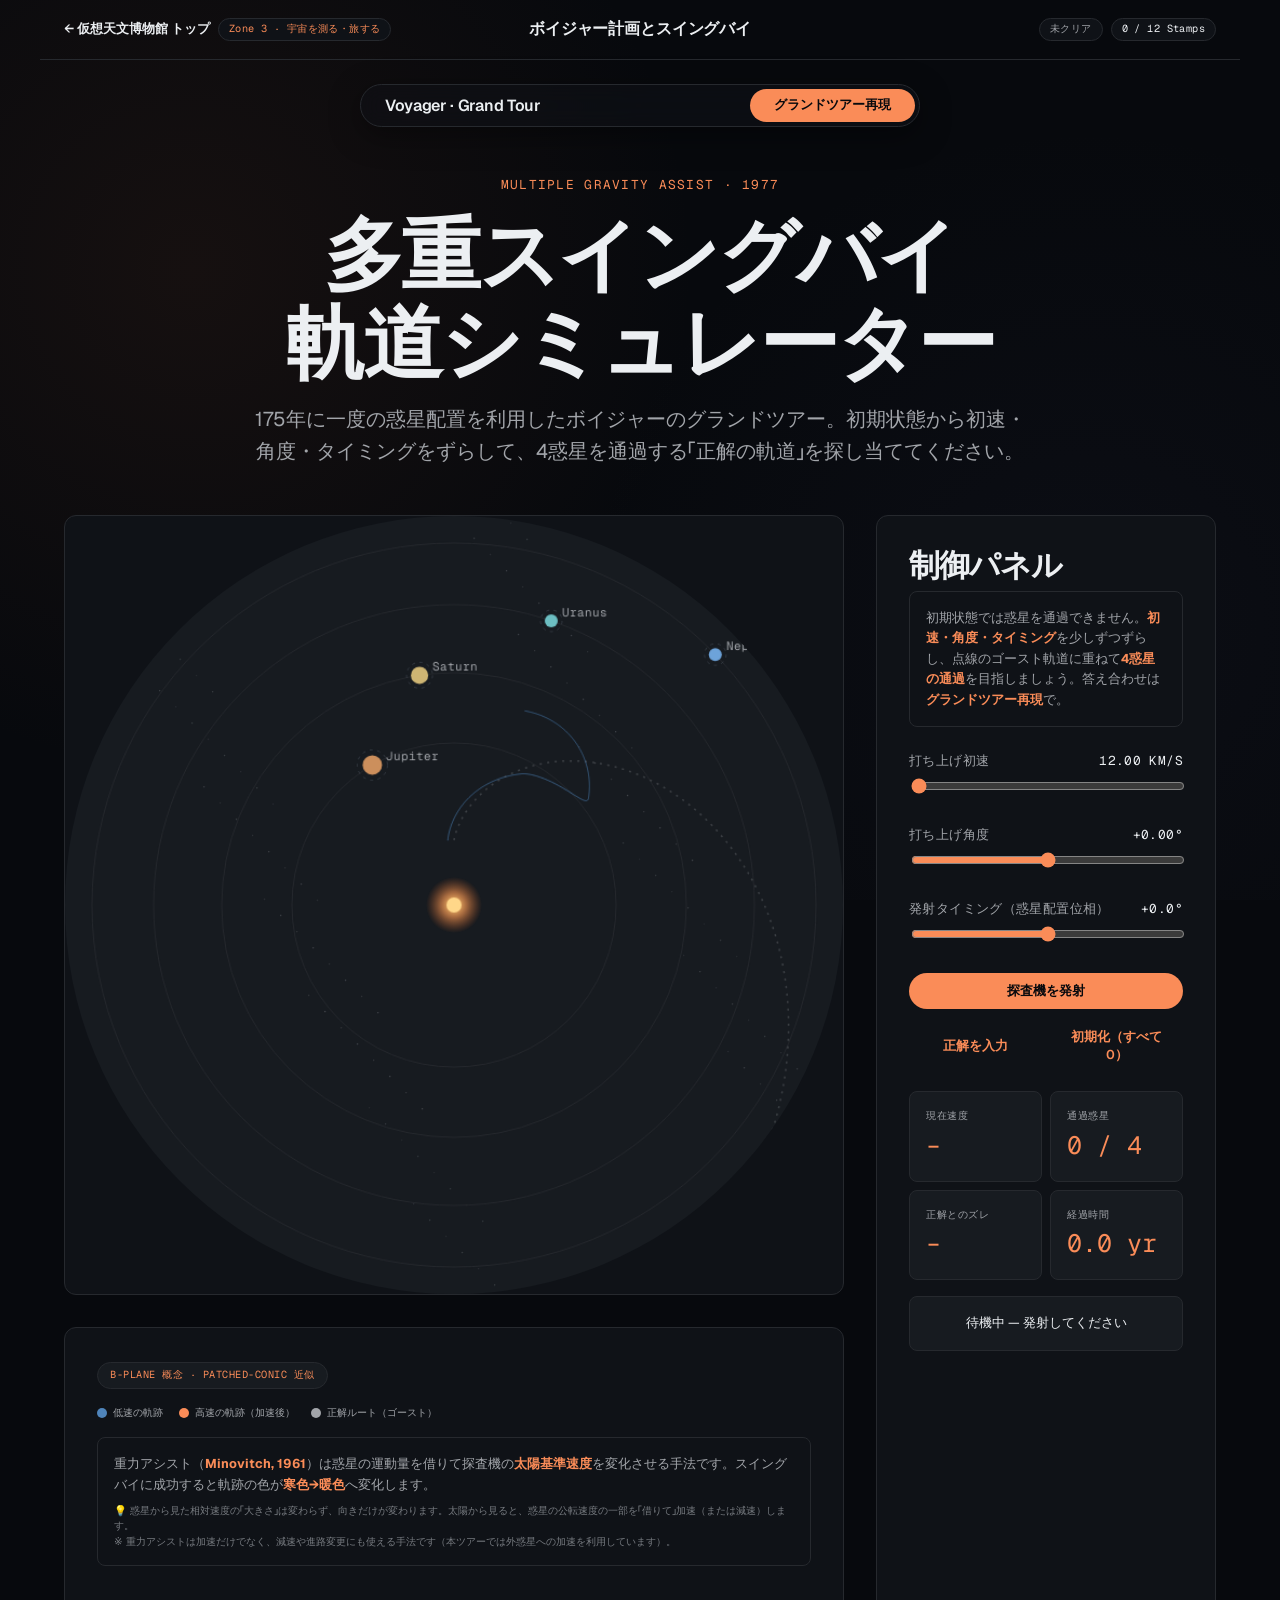
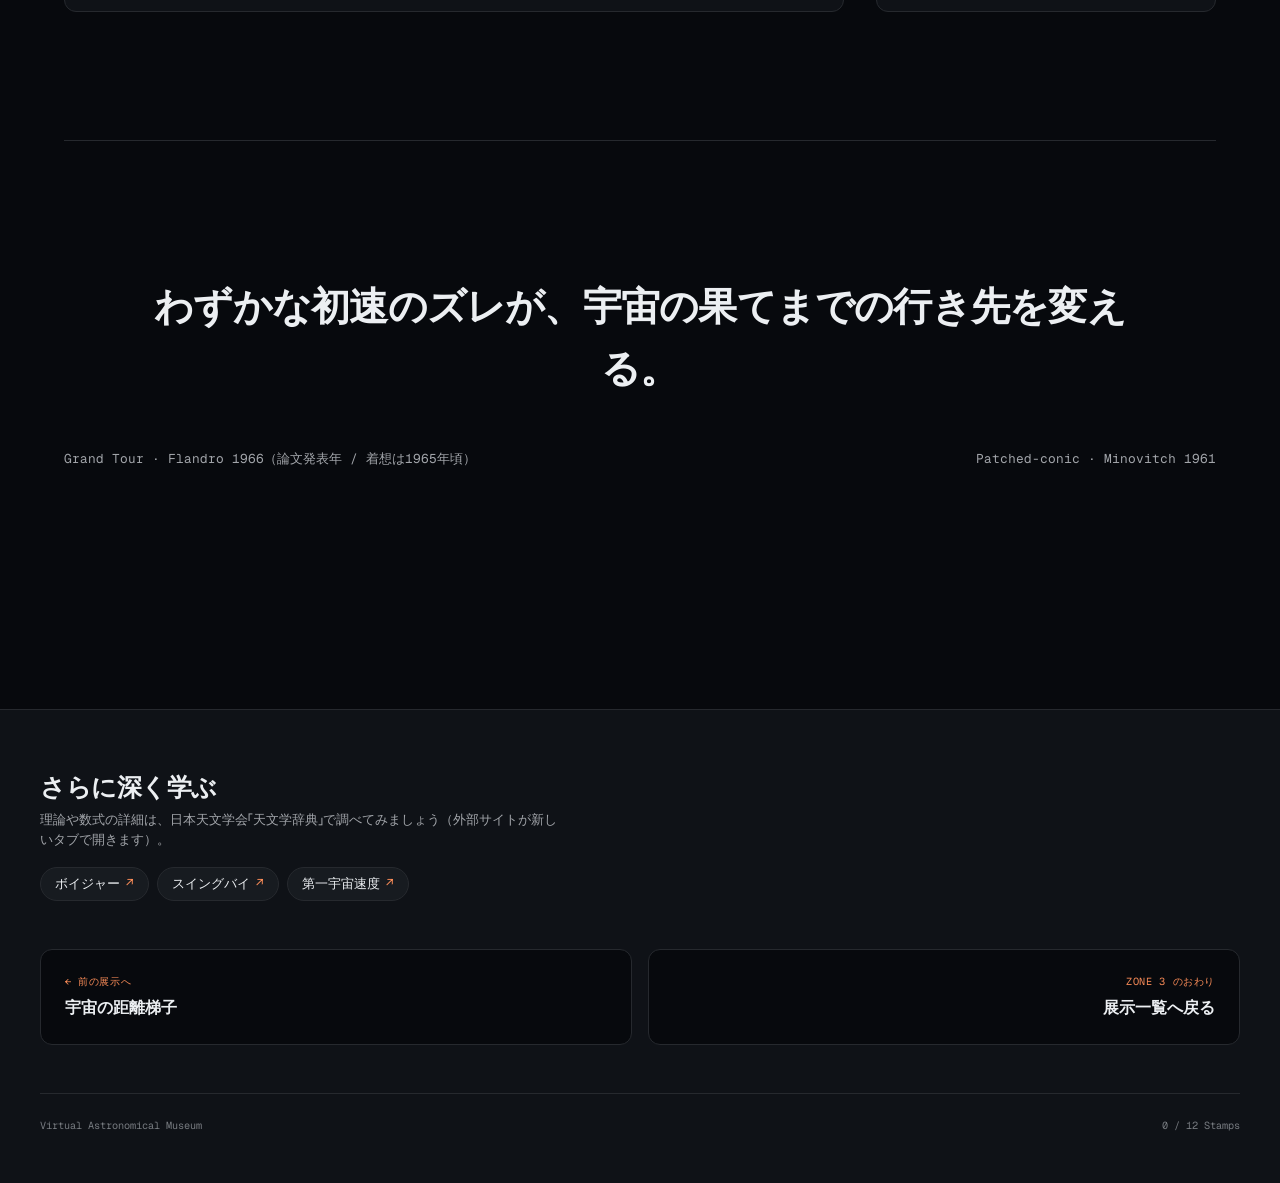
<file: Voyager.html>
<!doctype html>
<html lang="ja">
  <head>
    <meta charset="UTF-8" />
    <meta name="viewport" content="width=device-width, initial-scale=1.0" />
    <title>Voyager · Grand Tour Simulator</title>
    <link rel="stylesheet" href="style.css" />
    <script src="common-ui.js" defer></script>
    <style>
      @import url("https://fonts.googleapis.com/css2?family=Geist:wght@400;600&family=Geist+Mono&display=swap");

      :root {
        --color-paper: oklch(14% 0.01 260);
        --color-paper-2: oklch(18% 0.012 260);
        --color-paper-3: oklch(22% 0.012 260);
        --color-rule: oklch(28% 0.01 260);
        --color-neutral: oklch(58% 0.01 260);
        --color-muted: oklch(72% 0.008 260);
        --color-ink: oklch(95% 0.005 260);
        --color-accent: oklch(75% 0.15 45);
        --color-focus: oklch(75% 0.18 45);
        --font-display: "Geist", system-ui, sans-serif;
        --font-body: "Geist", system-ui, sans-serif;
        --font-outlier: "Geist Mono", monospace;
        --space-xs: 0.25rem;
        --space-sm: 0.5rem;
        --space-md: 1rem;
        --space-lg: 1.5rem;
        --space-xl: 2rem;
        --space-2xl: 3rem;
        --space-3xl: 4rem;
        --space-4xl: 6rem;
        --text-xs: 0.64rem;
        --text-sm: 0.8rem;
        --text-base: 1rem;
        --text-md: 1.25rem;
        --text-lg: 1.5625rem;
        --text-xl: 1.9531rem;
        --text-2xl: 2.4414rem;
        --text-3xl: 3.0518rem;
        --text-display: clamp(2.75rem, 5vw + 1rem, 5.25rem);
      }
      *,
      *::before,
      *::after {
        box-sizing: border-box;
      }
      body,
      html {
        margin: 0;
        padding: 0;
        background: var(--color-paper);
        color: var(--color-ink);
        font-family: var(--font-body);
        font-weight: 400;
        line-height: 1.6;
        overflow-x: clip;
      }
      body {
        background-image: radial-gradient(circle at 15% 30%, oklch(40% 0.08 45 / 0.15) 0%, transparent 40%), radial-gradient(circle at 85% 70%, oklch(35% 0.06 280 / 0.1) 0%, transparent 40%);
        background-attachment: fixed;
        background-repeat: no-repeat;
      }
      h1,
      h2,
      h3,
      h4 {
        font-family: var(--font-display);
        font-weight: 600;
        line-height: 1.1;
        margin: 0;
        letter-spacing: -0.03em;
      }

      .page-container {
        max-width: 1200px;
        margin: 0 auto;
        padding: 0 var(--space-lg) var(--space-4xl);
      }

      .nav-pill {
        position: sticky;
        top: var(--space-md);
        margin: 0 auto var(--space-2xl) auto;
        max-width: 560px;
        background: oklch(18% 0.012 260 / 0.6);
        backdrop-filter: blur(12px) saturate(150%);
        border: 1px solid var(--color-rule);
        border-radius: 9999px;
        padding: var(--space-xs) var(--space-xs) var(--space-xs) var(--space-lg);
        display: flex;
        align-items: center;
        justify-content: space-between;
        z-index: 100;
        box-shadow: 0 8px 32px rgba(0, 0, 0, 0.4);
      }
      .nav-pill__wordmark {
        font-family: var(--font-display);
        font-weight: 600;
        letter-spacing: -0.02em;
        color: var(--color-ink);
      }
      .nav-pill__actions {
        display: flex;
        gap: var(--space-sm);
      }
      .nav-pill__btn {
        background: var(--color-accent);
        color: var(--color-paper);
        padding: var(--space-sm) var(--space-lg);
        border-radius: 9999px;
        font-weight: 600;
        font-size: var(--text-sm);
        border: none;
        cursor: pointer;
        transition:
          transform 0.2s ease,
          opacity 0.2s ease;
      }
      .nav-pill__btn:hover {
        transform: translateY(-1px);
        opacity: 0.9;
      }

      .portfolio-header {
        margin: var(--space-2xl) 0;
        text-align: center;
      }
      .portfolio-header__tagline {
        font-family: var(--font-outlier);
        font-size: var(--text-sm);
        text-transform: uppercase;
        letter-spacing: 0.1em;
        color: var(--color-accent);
        margin-bottom: var(--space-md);
      }
      .portfolio-header__title {
        font-size: var(--text-display);
        margin-bottom: var(--space-md);
      }
      .portfolio-header__lead {
        color: var(--color-muted);
        font-size: var(--text-md);
        max-width: 60ch;
        margin: 0 auto;
      }

      .sim-layout {
        display: grid;
        grid-template-columns: 1fr 340px;
        gap: var(--space-xl);
        margin-bottom: var(--space-4xl);
      }

      .card {
        background: var(--color-paper-2);
        border: 1px solid var(--color-rule);
        border-radius: 12px;
        padding: var(--space-xl);
      }
      .card h2 {
        font-size: var(--text-xl);
        margin-bottom: var(--space-xs);
        color: var(--color-ink);
      }

      .stage-card {
        padding: 0;
        overflow: hidden;
        position: relative;
      }
      #stage {
        display: block;
        width: 100%;
        height: auto;
        background: var(--color-paper-3);
      }

      .chip,
      .stat-chip,
      .n-badge {
        display: inline-block;
        font-family: var(--font-outlier);
        font-size: var(--text-xs);
        text-transform: uppercase;
        letter-spacing: 0.05em;
        padding: 4px 12px;
        border-radius: 9999px;
        background: var(--color-paper-3);
        color: var(--color-accent);
        border: 1px solid var(--color-rule);
      }

      .control-group {
        margin-bottom: var(--space-lg);
      }
      .control-group label {
        display: flex;
        justify-content: space-between;
        align-items: baseline;
        font-size: var(--text-sm);
        color: var(--color-muted);
        margin-bottom: var(--space-xs);
      }
      .control-group label .val {
        font-family: var(--font-outlier);
        color: var(--color-ink);
      }
      input[type="range"] {
        width: 100%;
        accent-color: var(--color-accent);
      }

      .btn {
        font-family: var(--font-body);
        font-size: var(--text-sm);
        font-weight: 600;
        padding: 10px 24px;
        border-radius: 9999px;
        border: 1px solid transparent;
        cursor: pointer;
        width: 100%;
        transition:
          transform 0.2s ease,
          filter 0.2s ease,
          opacity 0.2s ease;
        display: inline-flex;
        align-items: center;
        justify-content: center;
        gap: var(--space-sm);
      }
      .btn:active {
        transform: scale(0.97);
      }
      .btn:disabled {
        opacity: 0.5;
        cursor: not-allowed;
        transform: none;
      }
      .btn-primary {
        background: var(--color-accent);
        color: var(--color-paper);
      }
      .btn-primary:hover:not(:disabled) {
        filter: brightness(1.1);
      }
      .btn-outline {
        background: transparent;
        color: var(--color-accent);
        border-color: var(--color-rule);
      }
      .btn-outline:hover:not(:disabled) {
        background: var(--color-paper-3);
      }
      .btn-row {
        display: flex;
        gap: var(--space-sm);
      }
      .btn-row .btn {
        width: auto;
        flex: 1;
        padding: 10px 12px;
      }

      .hint {
        font-size: var(--text-sm);
        color: var(--color-muted);
        margin-top: var(--space-md);
        padding: var(--space-md);
        background: var(--color-paper-2);
        border-radius: 8px;
        border: 1px solid var(--color-rule);
      }
      .hint b {
        color: var(--color-accent);
      }
      .hint small {
        display: block;
        margin-top: var(--space-sm);
        color: var(--color-neutral);
        font-size: var(--text-xs);
        line-height: 1.5;
      }

      .stats {
        display: grid;
        grid-template-columns: 1fr 1fr;
        gap: var(--space-sm);
        margin-top: var(--space-md);
      }
      .stat-box {
        background: var(--color-paper-3);
        border: 1px solid var(--color-rule);
        border-radius: 8px;
        padding: var(--space-md);
      }
      .stat-box .k {
        font-family: var(--font-outlier);
        font-size: var(--text-xs);
        color: var(--color-muted);
        text-transform: uppercase;
        letter-spacing: 0.05em;
      }
      .stat-box .v {
        font-family: var(--font-outlier);
        font-size: var(--text-lg);
        color: var(--color-accent);
      }

      .legend {
        display: flex;
        flex-wrap: wrap;
        gap: var(--space-md);
        margin-top: var(--space-md);
        font-size: var(--text-xs);
        color: var(--color-muted);
      }
      .legend span {
        display: inline-flex;
        align-items: center;
        gap: 6px;
      }
      .dot {
        width: 10px;
        height: 10px;
        border-radius: 50%;
        display: inline-block;
      }

      .status-banner {
        margin-top: var(--space-md);
        padding: var(--space-md);
        border-radius: 8px;
        border: 1px solid var(--color-rule);
        background: var(--color-paper-3);
        font-size: var(--text-sm);
        text-align: center;
      }
      .status-banner.ok {
        border-color: var(--color-accent);
        color: var(--color-accent);
      }
      .status-banner.lost {
        border-color: oklch(60% 0.02 260);
        color: var(--color-muted);
      }
      .status-banner.near {
        border-color: oklch(70% 0.1 90);
        color: oklch(80% 0.1 90);
      }

      .footer-statement {
        border-top: 1px solid var(--color-rule);
        padding-top: var(--space-4xl);
        padding-bottom: var(--space-2xl);
        text-align: center;
      }
      .footer-statement__text {
        font-size: var(--text-2xl);
        font-weight: 600;
        letter-spacing: -0.02em;
        margin-bottom: var(--space-2xl);
        max-width: 38ch;
        margin-left: auto;
        margin-right: auto;
      }
      .footer-statement__meta {
        display: flex;
        justify-content: space-between;
        align-items: center;
        font-family: var(--font-outlier);
        font-size: var(--text-sm);
        color: var(--color-muted);
        gap: var(--space-md);
      }

      @media (max-width: 900px) {
        .sim-layout {
          grid-template-columns: 1fr;
        }
      }
      @media (max-width: 768px) {
        .nav-pill {
          margin: var(--space-sm);
          max-width: none;
          padding: var(--space-sm);
          border-radius: 12px;
        }
        .portfolio-header__title {
          font-size: var(--text-3xl);
        }
        .footer-statement__meta {
          flex-direction: column;
          gap: var(--space-md);
        }
        .footer-statement__text {
          font-size: var(--text-xl);
        }
      }
    </style>
  </head>
  <body data-app-id="voyager">
    <div class="page-container">
      <nav class="nav-pill">
        <span class="nav-pill__wordmark">Voyager · Grand Tour</span>
        <div class="nav-pill__actions">
          <button class="nav-pill__btn" id="navPreset">グランドツアー再現</button>
        </div>
      </nav>

      <header class="portfolio-header">
        <p class="portfolio-header__tagline">Multiple Gravity Assist · 1977</p>
        <h1 class="portfolio-header__title">多重スイングバイ<br />軌道シミュレーター</h1>
        <p class="portfolio-header__lead">175年に一度の惑星配置を利用したボイジャーのグランドツアー。初期状態から初速・角度・タイミングをずらして、4惑星を通過する「正解の軌道」を探し当ててください。</p>
      </header>

      <section class="sim-layout">
        <div>
          <div class="card stage-card">
            <canvas id="stage" width="720" height="720"></canvas>
          </div>
          <div class="card" style="margin-top: var(--space-lg)">
            <span class="chip">B-plane 概念 · Patched-conic 近似</span>
            <div class="legend">
              <span><i class="dot" style="background: oklch(60% 0.1 250)"></i>低速の軌跡</span>
              <span><i class="dot" style="background: var(--color-accent)"></i>高速の軌跡（加速後）</span>
              <span><i class="dot" style="background: var(--color-muted)"></i>正解ルート（ゴースト）</span>
            </div>
            <p class="hint">
              重力アシスト（<b>Minovitch, 1961</b>）は惑星の運動量を借りて探査機の<b>太陽基準速度</b>を変化させる手法です。スイングバイに成功すると軌跡の色が<b>寒色→暖色</b>へ変化します。
              <small
                >💡 惑星から見た相対速度の「大きさ」は変わらず、向きだけが変わります。太陽から見ると、惑星の公転速度の一部を「借りて」加速（または減速）します。<br />
                ※ 重力アシストは加速だけでなく、減速や進路変更にも使える手法です（本ツアーでは外惑星への加速を利用しています）。</small
              >
            </p>
          </div>
        </div>

        <aside class="card">
          <h2>制御パネル</h2>
          <p class="hint" style="margin-top: var(--space-sm)">初期状態では惑星を通過できません。<b>初速・角度・タイミング</b>を少しずつずらし、点線のゴースト軌道に重ねて<b>4惑星の通過</b>を目指しましょう。答え合わせは<b>グランドツアー再現</b>で。</p>

          <div class="control-group" style="margin-top: var(--space-lg)">
            <label>打ち上げ初速 <span class="val" id="vVal">12.00 km/s</span></label>
            <input type="range" id="vSlider" min="12" max="20" step="0.01" value="12" />
          </div>
          <div class="control-group">
            <label>打ち上げ角度 <span class="val" id="aVal">+0.00°</span></label>
            <input type="range" id="aSlider" min="-15" max="15" step="0.1" value="0" />
          </div>
          <div class="control-group">
            <label>発射タイミング（惑星配置位相）<span class="val" id="pVal">0.0°</span></label>
            <input type="range" id="pSlider" min="-30" max="30" step="0.5" value="0" />
          </div>

          <button class="btn btn-primary" id="launchBtn">探査機を発射</button>
          <div class="btn-row" style="margin-top: var(--space-sm)">
            <button class="btn btn-outline" id="presetBtn">正解を入力</button>
            <button class="btn btn-outline" id="resetBtn">初期化（すべて0）</button>
          </div>

          <div class="stats">
            <div class="stat-box">
              <div class="k">現在速度</div>
              <div class="v" id="speedStat">–</div>
            </div>
            <div class="stat-box">
              <div class="k">通過惑星</div>
              <div class="v" id="flybyStat">0 / 4</div>
            </div>
            <div class="stat-box">
              <div class="k">正解とのズレ</div>
              <div class="v" id="devStat">–</div>
            </div>
            <div class="stat-box">
              <div class="k">経過時間</div>
              <div class="v" id="timeStat">0.0 yr</div>
            </div>
          </div>

          <div class="status-banner" id="statusBanner">待機中 — 発射してください</div>
        </aside>
      </section>

      <footer class="footer-statement">
        <p class="footer-statement__text">わずかな初速のズレが、宇宙の果てまでの行き先を変える。</p>
        <div class="footer-statement__meta">
          <span>Grand Tour · Flandro 1966（論文発表年 / 着想は1965年頃）</span>
          <span>Patched-conic · Minovitch 1961</span>
        </div>
      </footer>
    </div>

    <script>
      (() => {
        const cv = document.getElementById("stage");
        const ctx = cv.getContext("2d");
        const W = cv.width,
          H = cv.height,
          cx = W / 2,
          cy = H / 2;

        const planets = [
          { name: "Jupiter", r: 150, color: "oklch(70% 0.10 60)", size: 9, soi: 14 },
          { name: "Saturn", r: 215, color: "oklch(78% 0.09 90)", size: 8, soi: 12 },
          { name: "Uranus", r: 278, color: "oklch(75% 0.08 200)", size: 6, soi: 10 },
          { name: "Neptune", r: 335, color: "oklch(70% 0.10 250)", size: 6, soi: 10 },
        ];

        const START_R = 60;
        const END_R = 380;
        const TOTAL_SWEEP = 2.35;

        function truthPoint(s) {
          const R = START_R + (END_R - START_R) * Math.pow(s, 0.85);
          const th = -Math.PI / 2 + TOTAL_SWEEP * s;
          return { x: cx + Math.cos(th) * R, y: cy + Math.sin(th) * R, R, th };
        }

        const planetTruth = planets.map((p) => {
          let lo = 0,
            hi = 1;
          for (let k = 0; k < 40; k++) {
            const mid = (lo + hi) / 2;
            if (truthPoint(mid).R < p.r) lo = mid;
            else hi = mid;
          }
          const s = (lo + hi) / 2;
          const pt = truthPoint(s);
          return { s, angle: pt.th };
        });

        function planetPos(idx, s = 0) {
          const dp = typeof pSlider !== "undefined" && pSlider ? (parseFloat(pSlider.value) - 9.0) * (Math.PI / 180) : 0;
          const w = 4.0 * Math.pow(150 / planets[idx].r, 1.5);
          const targetS = planetTruth[idx].s;
          const baseAngle = planetTruth[idx].angle;
          const a = baseAngle + w * (s - targetS) + dp;
          const r = planets[idx].r;
          return { x: cx + Math.cos(a) * r, y: cy + Math.sin(a) * r };
        }

        let state = null;
        let ghost = null;
        let running = false;
        let preview = null;

        function updatePreview() {
          if (!vSlider) return;
          const v = parseFloat(vSlider.value);
          const a = parseFloat(aSlider.value);
          const p = parseFloat(pSlider.value);
          preview = buildUserTrajectory(v, a, p);
        }

        function drawPreview() {
          if (!preview) return;
          ctx.beginPath();
          preview.pts.forEach((pt, i) => {
            i ? ctx.lineTo(pt.x, pt.y) : ctx.moveTo(pt.x, pt.y);
          });
          ctx.strokeStyle = "oklch(60% 0.1 250 / 0.6)";
          ctx.lineWidth = 1;
          ctx.stroke();
        }

        const PRESET = { v: 16.72, angle: 5.5, phase: 9.0 };
        const INITIAL = { v: 12.0, angle: 0.0, phase: 0.0 };

        const $ = (id) => document.getElementById(id);
        const vSlider = $("vSlider"),
          aSlider = $("aSlider"),
          pSlider = $("pSlider");
        const vVal = $("vVal"),
          aVal = $("aVal"),
          pVal = $("pVal");

        function speedToColor(sp) {
          const s = Math.max(0, Math.min(1, (sp - 2) / 9));
          const hue = 250 - s * 205;
          const light = 55 + s * 20;
          return `oklch(${light}% 0.12 ${hue})`;
        }

        function buildTruthTrajectory() {
          const pts = [];
          const N = 520;
          for (let i = 0; i <= N; i++) {
            const s = i / N;
            const pt = truthPoint(s);
            const sp = 3 + s * 8;
            pts.push({ x: pt.x, y: pt.y, sp });
          }
          return { pts };
        }

        function buildUserTrajectory(v, angleDeg, phaseDeg) {
          const truth = buildTruthTrajectory();
          const dv = v - 16.72;
          const initialDa = (angleDeg - 5.5) * (Math.PI / 180);

          const pts = [];
          const N = truth.pts.length - 1;

          let currentDa = initialDa;
          let angularVelocity = 0;
          let flybyHit = new Array(planets.length).fill(false);

          for (let i = 0; i <= N; i++) {
            const s = i / N;
            const base = truth.pts[i];
            const growth = Math.pow(s, 1.6);
            const dirx = base.x - cx,
              diry = base.y - cy;
            const dlen = Math.hypot(dirx, diry) || 1;
            const nx = dirx / dlen,
              ny = diry / dlen;

            const radial = dv * 40 * growth;

            const rx = dirx + nx * radial;
            const ry = diry + ny * radial;

            currentDa += angularVelocity;

            const cosA = Math.cos(currentDa),
              sinA = Math.sin(currentDa);
            const rotx = rx * cosA - ry * sinA;
            const roty = rx * sinA + ry * cosA;

            const x = cx + rotx;
            const y = cy + roty;
            const sp = base.sp + dv * 0.4;
            pts.push({ x, y, sp });

            planets.forEach((p, idx) => {
              const pp = planetPos(idx, s);
              const dist = Math.hypot(x - pp.x, y - pp.y);
              if (dist < p.soi) {
                flybyHit[idx] = true;
                const errX = x - base.x;
                const errY = y - base.y;
                const crossErr = errX * ny - errY * nx;
                angularVelocity += crossErr * 0.00003;
              }
            });
          }
          return { pts };
        }

        function countFlybys(traj, uptoIndex) {
          let fb = 0;
          const n = uptoIndex == null ? traj.pts.length : Math.min(uptoIndex, traj.pts.length);
          const hit = new Array(planets.length).fill(false);
          for (let i = 0; i < n; i++) {
            const pt = traj.pts[i];
            const s = i / (traj.pts.length - 1);
            planets.forEach((p, idx) => {
              const pp = planetPos(idx, s);
              if (!hit[idx] && Math.hypot(pt.x - pp.x, pt.y - pp.y) < p.soi) {
                hit[idx] = true;
                fb++;
              }
            });
          }
          return fb;
        }

        function updateLabels() {
          vVal.textContent = parseFloat(vSlider.value).toFixed(2) + " km/s";
          aVal.textContent = (parseFloat(aSlider.value) >= 0 ? "+" : "") + parseFloat(aSlider.value).toFixed(2) + "°";
          pVal.textContent = (parseFloat(pSlider.value) >= 0 ? "+" : "") + parseFloat(pSlider.value).toFixed(1) + "°";
          updatePreview();
        }

        function computeGhost() {
          ghost = buildTruthTrajectory();
        }

        function launch() {
          const v = parseFloat(vSlider.value);
          const a = parseFloat(aSlider.value);
          const p = parseFloat(pSlider.value);
          state = buildUserTrajectory(v, a, p);
          state.drawn = 0;
          running = true;
          setStatus("flight");
        }

        function setPreset() {
          vSlider.value = PRESET.v;
          aSlider.value = PRESET.angle;
          pSlider.value = PRESET.phase;
          updateLabels();
        }

        function reset() {
          state = null;
          running = false;
          vSlider.value = INITIAL.v;
          aSlider.value = INITIAL.angle;
          pSlider.value = INITIAL.phase;
          updateLabels();
          $("speedStat").textContent = "–";
          $("flybyStat").textContent = "0 / 4";
          $("devStat").textContent = "–";
          $("timeStat").textContent = "0.0 yr";
          setStatus("idle");
        }

        function setStatus(kind) {
          const b = $("statusBanner");
          b.className = "status-banner";
          if (kind === "idle") {
            b.textContent = "待機中 — 発射してください";
          } else if (kind === "flight") {
            b.textContent = "飛行中 …";
          } else if (kind === "ok") {
            b.classList.add("ok");
            b.textContent = "★ グランドツアー成功 — 4惑星を通過!";
          } else if (kind === "near") {
            b.classList.add("near");
            b.textContent = "惜しい！正解に近づいています …";
          } else if (kind === "lost") {
            b.classList.add("lost");
            b.textContent = "探査機は星間空間へ消えました …";
          }
        }

        function drawBackground() {
          ctx.clearRect(0, 0, W, H);
          ctx.save();
          for (let i = 0; i < 120; i++) {
            const sx = (i * 97 + 31) % W,
              sy = (i * 193 + 57) % H;
            ctx.globalAlpha = 0.12 + ((i * 7) % 10) / 40;
            ctx.fillStyle = "oklch(72% 0.008 260)";
            ctx.fillRect(sx, sy, 1.2, 1.2);
          }
          ctx.restore();

          planets.forEach((p) => {
            ctx.beginPath();
            ctx.arc(cx, cy, p.r, 0, Math.PI * 2);
            ctx.strokeStyle = "oklch(28% 0.01 260)";
            ctx.lineWidth = 1;
            ctx.stroke();
          });

          const grd = ctx.createRadialGradient(cx, cy, 2, cx, cy, 26);
          grd.addColorStop(0, "oklch(90% 0.15 60)");
          grd.addColorStop(1, "oklch(60% 0.15 45 / 0)");
          ctx.fillStyle = grd;
          ctx.beginPath();
          ctx.arc(cx, cy, 26, 0, Math.PI * 2);
          ctx.fill();
          ctx.fillStyle = "oklch(92% 0.12 70)";
          ctx.beginPath();
          ctx.arc(cx, cy, 7, 0, Math.PI * 2);
          ctx.fill();

          const currentS = state && running ? Math.min(state.drawn, state.pts.length) / state.pts.length : 0;
          planets.forEach((p, idx) => {
            const pp = planetPos(idx, currentS);
            ctx.beginPath();
            ctx.arc(pp.x, pp.y, p.soi, 0, Math.PI * 2);
            ctx.strokeStyle = "oklch(45% 0.02 260 / 0.5)";
            ctx.setLineDash([3, 4]);
            ctx.lineWidth = 1;
            ctx.stroke();
            ctx.setLineDash([]);
            ctx.beginPath();
            ctx.arc(pp.x, pp.y, p.size, 0, Math.PI * 2);
            ctx.fillStyle = p.color;
            ctx.fill();
            ctx.fillStyle = "oklch(72% 0.008 260)";
            ctx.font = '11px "Geist Mono", monospace';
            ctx.fillText(p.name, pp.x + p.size + 4, pp.y - 4);
          });
        }

        function drawGhost() {
          if (!ghost) return;
          ctx.beginPath();
          ghost.pts.forEach((pt, i) => {
            i ? ctx.lineTo(pt.x, pt.y) : ctx.moveTo(pt.x, pt.y);
          });
          ctx.strokeStyle = "oklch(72% 0.008 260 / 0.28)";
          ctx.lineWidth = 1.5;
          ctx.setLineDash([2, 5]);
          ctx.stroke();
          ctx.setLineDash([]);
        }

        function drawProbe() {
          if (!state) return;
          const n = Math.min(state.drawn, state.pts.length);
          for (let i = 1; i < n; i++) {
            const a = state.pts[i - 1],
              b = state.pts[i];
            ctx.beginPath();
            ctx.moveTo(a.x, a.y);
            ctx.lineTo(b.x, b.y);
            ctx.strokeStyle = speedToColor(b.sp);
            ctx.lineWidth = 2.4;
            ctx.stroke();
          }
          if (n > 0) {
            const head = state.pts[n - 1];
            ctx.beginPath();
            ctx.arc(head.x, head.y, 4, 0, Math.PI * 2);
            ctx.fillStyle = "oklch(95% 0.005 260)";
            ctx.fill();
            ctx.beginPath();
            ctx.arc(head.x, head.y, 8, 0, Math.PI * 2);
            ctx.strokeStyle = speedToColor(head.sp);
            ctx.lineWidth = 1.5;
            ctx.stroke();
          }
        }

        function updateStats() {
          if (!state) return;
          const n = Math.min(state.drawn, state.pts.length);
          if (n < 1) return;
          const head = state.pts[n - 1];
          $("speedStat").textContent = head.sp.toFixed(1);
          if (ghost) {
            const gi = Math.min(n - 1, ghost.pts.length - 1);
            const g = ghost.pts[gi];
            const dev = Math.hypot(head.x - g.x, head.y - g.y);
            $("devStat").textContent = dev.toFixed(0) + " px";
          }
          $("timeStat").textContent = ((n / state.pts.length) * 12).toFixed(1) + " yr";
        }

        function frame() {
          drawBackground();
          drawGhost();
          drawPreview();
          if (state && running) {
            state.drawn += 4;
            const n = Math.min(state.drawn, state.pts.length);
            const fb = countFlybys(state, n);
            $("flybyStat").textContent = fb + " / 4";
            if (state.drawn >= state.pts.length) {
              running = false;
              const total = countFlybys(state, null);
              if (total >= 4) {
                const dev = parseFloat($("devStat").textContent) || 0;
                const score = Math.max(0, 10000 - dev * 20).toFixed(0);
                const b = $("statusBanner");
                b.className = "status-banner ok";
                b.textContent = `★ グランドツアー達成！ スコア: ${score} (最終誤差: ${dev}px)`;
                if (window.VAM) window.VAM.completeMission("voyager", { score: Number(score) });
              } else if (total >= 2) setStatus("near");
              else setStatus("lost");
            }
          }
          drawProbe();
          updateStats();
          requestAnimationFrame(frame);
        }

        [vSlider, aSlider, pSlider].forEach((s) => s.addEventListener("input", updateLabels));
        $("launchBtn").addEventListener("click", launch);
        $("presetBtn").addEventListener("click", setPreset);
        $("resetBtn").addEventListener("click", reset);
        $("navPreset").addEventListener("click", () => {
          setPreset();
          launch();
        });

        computeGhost();
        reset();
        frame();
      })();
    </script>
  </body>
</html>
</file>
<file: style.css>
/* Hallmark · genre: atmospheric · macrostructure: 18-portfolio-grid · theme: bloom · enrichment: none · nav: N5 · footer: Ft5 */

@import url("https://fonts.googleapis.com/css2?family=Geist:wght@400;600&family=Geist+Mono&display=swap");

:root {
  --color-paper: oklch(
    14% 0.01 260
  ); /* Deep night sky, slight cool/blue tint */
  --color-paper-2: oklch(18% 0.012 260);
  --color-paper-3: oklch(22% 0.012 260);
  --color-rule: oklch(28% 0.01 260);
  --color-neutral: oklch(58% 0.01 260);
  --color-muted: oklch(72% 0.008 260);
  --color-ink: oklch(95% 0.005 260);

  /* Bloom accent: warm star/nebula orange-pink */
  --color-accent: oklch(75% 0.15 45);
  --color-focus: oklch(75% 0.18 45);
  --color-accent-soft: oklch(75% 0.15 45 / 0.12);
  --color-accent-glow: oklch(75% 0.15 45 / 0.25);
  --color-glass: oklch(18% 0.012 260 / 0.72);
  --shadow-float: 0 12px 40px oklch(0% 0 0 / 0.45);

  --font-display: "Geist", system-ui, sans-serif;
  --font-body: "Geist", system-ui, sans-serif;
  --font-outlier: "Geist Mono", monospace;

  --space-xs: 0.25rem;
  --space-sm: 0.5rem;
  --space-md: 1rem;
  --space-lg: 1.5rem;
  --space-xl: 2rem;
  --space-2xl: 3rem;
  --space-3xl: 4rem;
  --space-4xl: 6rem;

  --text-xs: 0.64rem;
  --text-sm: 0.8rem;
  --text-base: 1rem;
  --text-md: 1.25rem;
  --text-lg: 1.5625rem;
  --text-xl: 1.9531rem;
  --text-2xl: 2.4414rem;
  --text-3xl: 3.0518rem;
  --text-display: clamp(2.75rem, 5vw + 1rem, 5.25rem);
}

/* Base */
*,
*::before,
*::after {
  box-sizing: border-box;
}

body,
html {
  margin: 0;
  padding: 0;
  background: var(--color-paper);
  color: var(--color-ink);
  font-family: var(--font-body);
  font-weight: 400;
  line-height: 1.6;
  overflow-x: clip;
}

body {
  /* Atmospheric Bloom */
  background-image:
    radial-gradient(
      circle at 15% 30%,
      oklch(40% 0.08 45 / 0.15) 0%,
      transparent 40%
    ),
    radial-gradient(
      circle at 85% 70%,
      oklch(35% 0.06 280 / 0.1) 0%,
      transparent 40%
    );
  background-attachment: fixed;
  background-repeat: no-repeat;
}

/* Typography */
h1,
h2,
h3,
h4 {
  font-family: var(--font-display);
  font-weight: 600;
  line-height: 1.1;
  margin: 0;
  letter-spacing: -0.03em;
}

a {
  color: inherit;
  text-decoration: none;
}

/* Layout */
.page-container {
  max-width: 1200px;
  margin: 0 auto;
  padding: 0 var(--space-lg);
  padding-bottom: var(--space-4xl);
}

/* N5 Floating Pill Nav */
.nav-pill {
  position: sticky;
  top: var(--space-md);
  margin: 0 auto var(--space-4xl) auto;
  max-width: 560px;
  background: oklch(18% 0.012 260 / 0.6);
  backdrop-filter: blur(12px) saturate(150%);
  border: 1px solid var(--color-rule);
  border-radius: 9999px;
  padding: var(--space-xs) var(--space-xs) var(--space-xs) var(--space-lg);
  display: flex;
  align-items: center;
  justify-content: space-between;
  z-index: 100;
  box-shadow: 0 8px 32px rgba(0, 0, 0, 0.4);
}

.nav-pill__wordmark {
  font-family: var(--font-display);
  font-weight: 600;
  letter-spacing: -0.02em;
  color: var(--color-ink);
}

.nav-pill__actions {
  display: flex;
  gap: var(--space-sm);
}

.nav-pill__btn {
  background: var(--color-accent);
  color: var(--color-paper);
  padding: var(--space-sm) var(--space-lg);
  border-radius: 9999px;
  font-weight: 600;
  font-size: var(--text-sm);
  transition:
    transform 0.2s ease,
    opacity 0.2s ease;
}

.nav-pill__btn:hover {
  transform: translateY(-1px);
  opacity: 0.9;
}

/* Portfolio Grid Header */
.portfolio-header {
  margin-bottom: var(--space-2xl);
  text-align: center;
}

.portfolio-header__tagline {
  font-family: var(--font-outlier);
  font-size: var(--text-sm);
  text-transform: uppercase;
  letter-spacing: 0.1em;
  color: var(--color-accent);
  margin-bottom: var(--space-md);
}

.portfolio-header__title {
  font-size: var(--text-display);
  margin-bottom: var(--space-md);
}

/* Portfolio Grid */
.portfolio-grid {
  display: grid;
  grid-template-columns: repeat(auto-fill, minmax(320px, 1fr));
  gap: var(--space-xl);
  margin-bottom: var(--space-4xl);
}

.exhibit-card {
  background: var(--color-paper-2);
  border: 1px solid var(--color-rule);
  border-radius: 12px;
  overflow: hidden;
  transition:
    transform 0.3s ease,
    box-shadow 0.3s ease;
  display: flex;
  flex-direction: column;
}

.exhibit-card:hover {
  transform: translateY(-4px);
  box-shadow: 0 12px 40px oklch(75% 0.15 45 / 0.1);
  border-color: var(--color-neutral);
}

.exhibit-card__visual {
  height: 200px;
  background: var(--color-paper-3);
  position: relative;
  display: flex;
  align-items: center;
  justify-content: center;
  overflow: hidden;
}

/* Temporary placeholder visuals for stars */
.exhibit-card__visual::before {
  content: "";
  position: absolute;
  top: 0;
  left: 0;
  right: 0;
  bottom: 0;
  background-image: radial-gradient(var(--color-neutral) 1px, transparent 1px);
  background-size: 20px 20px;
  opacity: 0.3;
}

.exhibit-card__visual img {
  width: 100%;
  height: 100%;
  object-fit: cover;
  position: relative;
  z-index: 1;
}

.exhibit-card__content {
  padding: var(--space-lg);
  display: flex;
  flex-direction: column;
  flex-grow: 1;
}

.exhibit-card__meta {
  font-family: var(--font-outlier);
  font-size: var(--text-xs);
  color: var(--color-muted);
  text-transform: uppercase;
  letter-spacing: 0.05em;
  margin-bottom: var(--space-sm);
}

.exhibit-card__title {
  font-size: var(--text-lg);
  margin-bottom: var(--space-sm);
}

.exhibit-card__desc {
  color: var(--color-neutral);
  font-size: var(--text-sm);
  margin-bottom: var(--space-lg);
  flex-grow: 1;
}

.exhibit-card__link {
  font-size: var(--text-sm);
  font-weight: 600;
  color: var(--color-ink);
  display: inline-flex;
  align-items: center;
  gap: var(--space-xs);
}

.exhibit-card__link::after {
  content: "→";
  color: var(--color-accent);
  transition: transform 0.2s ease;
}

.exhibit-card:hover .exhibit-card__link::after {
  transform: translateX(4px);
}

/* Ft5 Statement Footer */
.footer-statement {
  border-top: 1px solid var(--color-rule);
  padding-top: var(--space-4xl);
  padding-bottom: var(--space-2xl);
  text-align: center;
}

.footer-statement__text {
  font-size: var(--text-2xl);
  font-weight: 600;
  letter-spacing: -0.02em;
  margin-bottom: var(--space-2xl);
  max-width: 38ch;
  margin-left: auto;
  margin-right: auto;
}

.footer-statement__meta {
  display: flex;
  justify-content: space-between;
  align-items: center;
  font-family: var(--font-outlier);
  font-size: var(--text-sm);
  color: var(--color-muted);
}

@media (max-width: 768px) {
  .nav-pill {
    margin: var(--space-sm);
    max-width: none;
    padding: var(--space-sm);
    border-radius: 12px;
  }
  .portfolio-header__title {
    font-size: var(--text-3xl);
  }
  .portfolio-grid {
    grid-template-columns: 1fr;
  }
  .footer-statement__meta {
    flex-direction: column;
    gap: var(--space-md);
  }
  .footer-statement__text {
    font-size: var(--text-xl);
  }
}

/* =========================================
   Shared Component Styles (Exhibits)
   ========================================= */

/* S1 Left margin numbered / Common Section Headers */
.section-title {
  font-family: var(--font-display);
  font-size: var(--text-2xl);
  font-weight: 600;
  margin-bottom: var(--space-sm);
  display: flex;
  align-items: center;
  gap: var(--space-sm);
  letter-spacing: -0.02em;
}
.section-num {
  font-family: var(--font-outlier);
  display: inline-flex;
  align-items: center;
  justify-content: center;
  width: 40px;
  height: 40px;
  border-radius: 50%;
  background: var(--color-paper-3);
  color: var(--color-accent);
  font-size: var(--text-md);
  font-weight: 600;
  flex-shrink: 0;
  border: 1px solid var(--color-rule);
}
.section-lead {
  color: var(--color-muted);
  font-size: var(--text-md);
  margin-bottom: var(--space-2xl);
  max-width: 65ch;
}

/* Cards */
.card {
  background: var(--color-paper-2);
  border: 1px solid var(--color-rule);
  border-radius: 12px;
  padding: var(--space-xl);
}
.card h2 {
  font-size: var(--text-xl);
  margin-bottom: var(--space-xs);
  color: var(--color-ink);
}

/* Chips / Badges */
.chip,
.stat-chip,
.n-badge {
  display: inline-block;
  font-family: var(--font-outlier);
  font-size: var(--text-xs);
  text-transform: uppercase;
  letter-spacing: 0.05em;
  padding: 4px 12px;
  border-radius: 9999px;
  background: var(--color-paper-3);
  color: var(--color-accent);
  border: 1px solid var(--color-rule);
}

/* Buttons (C1 Outlined chip style + filled primary) */
.btn,
button.btn-primary,
button.btn-outline,
button.btn {
  font-family: var(--font-body);
  font-size: var(--text-sm);
  font-weight: 600;
  padding: 10px 24px;
  border-radius: 9999px;
  border: 1px solid transparent;
  cursor: pointer;
  transition:
    transform 0.2s ease,
    filter 0.2s ease,
    opacity 0.2s ease;
  display: inline-flex;
  align-items: center;
  justify-content: center;
}
.btn:active,
button.btn-primary:active,
button.btn-outline:active {
  transform: scale(0.97);
}
.btn:disabled,
button.btn-primary:disabled,
button.btn-outline:disabled {
  opacity: 0.5;
  cursor: not-allowed;
  transform: none;
}
.btn-primary,
button.btn-primary {
  background: var(--color-accent);
  color: var(--color-paper);
}
.btn-primary:hover:not(:disabled) {
  filter: brightness(1.1);
}
.btn-outline,
button.btn-outline,
button.btn.ghost {
  background: transparent;
  color: var(--color-accent);
  border-color: var(--color-rule);
}
.btn-outline:hover:not(:disabled),
button.btn.ghost:hover:not(:disabled) {
  background: var(--color-paper-3);
}

/* Helper text / Hints */
.hint {
  font-size: var(--text-sm);
  color: var(--color-muted);
  margin-top: var(--space-md);
  padding: var(--space-md);
  background: var(--color-paper-2);
  border-radius: 8px;
  border: 1px solid var(--color-rule);
}
.hint b {
  color: var(--color-accent);
}

/* Interactive elements inputs */
input[type="range"] {
  accent-color: var(--color-accent);
}

/* === specific to cal.html === */
/* Layout 2-col */
.layout {
  display: grid;
  grid-template-columns: 1fr 1fr;
  gap: var(--space-xl);
  align-items: start;
}

/* Cards */
.card {
  background: var(--color-paper-2);
  border: 1px solid var(--color-rule);
  border-radius: 12px;
  padding: var(--space-xl);
  margin-bottom: var(--space-xl);
}
.card h2 {
  font-size: var(--text-xl);
  margin-bottom: var(--space-md);
  color: var(--color-ink);
}

/* Section title with number */
.section-title {
  font-family: var(--font-display);
  font-size: var(--text-md);
  font-weight: 600;
  margin-bottom: var(--space-lg);
  display: flex;
  align-items: center;
  gap: var(--space-sm);
  letter-spacing: -0.02em;
}
.section-num {
  font-family: var(--font-outlier);
  display: inline-flex;
  align-items: center;
  justify-content: center;
  width: 34px;
  height: 34px;
  border-radius: 50%;
  background: var(--color-paper-3);
  color: var(--color-accent);
  font-size: var(--text-base);
  font-weight: 600;
  flex-shrink: 0;
  border: 1px solid var(--color-rule);
}

/* Chips */
.chip {
  display: inline-block;
  font-family: var(--font-outlier);
  font-size: var(--text-xs);
  text-transform: uppercase;
  letter-spacing: 0.05em;
  padding: 4px 12px;
  border-radius: 9999px;
  background: var(--color-paper-3);
  color: var(--color-accent);
  border: 1px solid var(--color-rule);
}

/* Inputs */
label {
  display: block;
  font-size: var(--text-sm);
  color: var(--color-muted);
  margin: var(--space-md) 0 var(--space-xs);
  font-family: var(--font-outlier);
  text-transform: uppercase;
  letter-spacing: 0.03em;
  font-size: var(--text-xs);
}
input[type="number"],
input[type="datetime-local"] {
  width: 100%;
  padding: 10px 12px;
  border-radius: 8px;
  border: 1px solid var(--color-rule);
  background: var(--color-paper-3);
  color: var(--color-ink);
  font-size: var(--text-base);
  font-family: var(--font-body);
}
input:focus {
  outline: none;
  border-color: var(--color-focus);
}
input[type="range"] {
  accent-color: var(--color-accent);
}
.grid2 {
  display: grid;
  grid-template-columns: 1fr 1fr;
  gap: var(--space-md);
}

/* Map */
#map {
  width: 100%;
  height: 280px;
  border-radius: 12px;
  overflow: hidden;
  border: 1px solid var(--color-rule);
  margin-top: var(--space-sm);
}

/* Buttons */
.btn,
button.btn-primary,
button.btn-outline {
  font-family: var(--font-body);
  font-size: var(--text-sm);
  font-weight: 600;
  padding: 8px 18px;
  border-radius: 9999px;
  border: 1px solid transparent;
  cursor: pointer;
  transition:
    transform 0.2s ease,
    filter 0.2s ease,
    opacity 0.2s ease;
  display: inline-flex;
  align-items: center;
  justify-content: center;
}
.btn:active {
  transform: scale(0.97);
}
.btn-primary {
  background: var(--color-accent);
  color: var(--color-paper);
}
.btn-primary:hover {
  filter: brightness(1.1);
}
.btn-outline {
  background: transparent;
  color: var(--color-accent);
  border-color: var(--color-rule);
}
.btn-outline:hover {
  background: var(--color-paper-3);
}
.preset {
  display: flex;
  gap: var(--space-xs);
  flex-wrap: wrap;
  margin-top: var(--space-sm);
}

/* Steps */
.step {
  background: var(--color-paper-3);
  border: 1px solid var(--color-rule);
  border-radius: 12px;
  padding: var(--space-lg);
  margin-bottom: var(--space-md);
}
.step__head {
  display: flex;
  align-items: center;
  gap: var(--space-sm);
  margin-bottom: var(--space-sm);
}
.step__num {
  font-family: var(--font-outlier);
  display: inline-flex;
  align-items: center;
  justify-content: center;
  width: 28px;
  height: 28px;
  border-radius: 50%;
  background: var(--color-accent);
  color: var(--color-paper);
  font-weight: 600;
  font-size: var(--text-sm);
  flex-shrink: 0;
}
.step__title {
  font-weight: 600;
  font-size: var(--text-base);
  font-family: var(--font-display);
}
.formula {
  font-family: var(--font-outlier);
  background: var(--color-paper);
  padding: 10px 12px;
  border-radius: 8px;
  margin: var(--space-sm) 0;
  font-size: var(--text-sm);
  overflow-x: auto;
  border: 1px solid var(--color-rule);
  color: var(--color-ink);
  line-height: 1.7;
}
.calc {
  font-family: var(--font-outlier);
  font-size: var(--text-xs);
  color: var(--color-muted);
  background: var(--color-paper);
  padding: 8px 12px;
  border-radius: 8px;
  margin: var(--space-xs) 0;
  border: 1px solid var(--color-rule);
}
.result {
  font-family: var(--font-outlier);
  font-weight: 600;
  color: var(--color-accent);
  font-size: var(--text-sm);
  margin-top: var(--space-xs);
}
.desc {
  font-size: var(--text-sm);
  color: var(--color-neutral);
  line-height: 1.7;
  margin-top: var(--space-sm);
}
.note-acad {
  font-size: var(--text-xs);
  color: var(--color-muted);
  line-height: 1.7;
  margin-top: var(--space-sm);
  padding: var(--space-sm) var(--space-md);
  background: var(--color-paper);
  border-left: 2px solid var(--color-accent);
  border-radius: 0 6px 6px 0;
  font-family: var(--font-outlier);
}

/* Options */
.options label {
  display: flex;
  align-items: center;
  gap: var(--space-sm);
  color: var(--color-ink);
  text-transform: none;
  letter-spacing: 0;
  font-size: var(--text-sm);
  font-family: var(--font-body);
  margin: 0;
}
.hint {
  font-size: var(--text-sm);
  color: var(--color-muted);
  margin-top: var(--space-md);
  padding: var(--space-md);
  background: var(--color-paper-3);
  border-radius: 8px;
  border: 1px solid var(--color-rule);
}
.hint b {
  color: var(--color-accent);
}

/* Final result */
.final {
  display: grid;
  grid-template-columns: 1fr 1fr;
  gap: var(--space-md);
  margin-top: var(--space-sm);
}
.final .box {
  background: var(--color-paper-3);
  border: 1px solid var(--color-rule);
  border-radius: 12px;
  padding: var(--space-lg);
  text-align: center;
}
.final .box .lbl {
  font-size: var(--text-xs);
  color: var(--color-muted);
  font-family: var(--font-outlier);
  text-transform: uppercase;
  letter-spacing: 0.05em;
}
.final .box .val {
  font-size: var(--text-2xl);
  font-weight: 600;
  color: var(--color-accent);
  margin-top: var(--space-xs);
  font-family: var(--font-display);
  letter-spacing: -0.02em;
}
.visible-tag {
  display: inline-block;
  padding: 6px 16px;
  border-radius: 9999px;
  font-family: var(--font-outlier);
  font-size: var(--text-xs);
  text-transform: uppercase;
  letter-spacing: 0.05em;
  border: 1px solid var(--color-rule);
}
.above {
  background: oklch(75% 0.15 45 / 0.15);
  color: var(--color-accent);
}
.below {
  background: var(--color-paper-3);
  color: var(--color-muted);
}

/* Sky */
.sky {
  position: relative;
  width: 100%;
  aspect-ratio: 1/1;
  max-width: 440px;
  margin: 0 auto;
}
canvas {
  display: block;
  width: 100%;
  height: 100%;
  border-radius: 50%;
}

/* Ft5 Footer */
.footer-statement {
  border-top: 1px solid var(--color-rule);
  padding-top: var(--space-4xl);
  padding-bottom: var(--space-2xl);
  text-align: center;
  margin-top: var(--space-3xl);
}
.footer-statement__text {
  font-size: var(--text-2xl);
  font-weight: 600;
  letter-spacing: -0.02em;
  margin-bottom: var(--space-2xl);
  max-width: 38ch;
  margin-left: auto;
  margin-right: auto;
}
.footer-statement__meta {
  display: flex;
  justify-content: space-between;
  align-items: center;
  font-family: var(--font-outlier);
  font-size: var(--text-sm);
  color: var(--color-muted);
}

@media (max-width: 900px) {
  .layout {
    grid-template-columns: 1fr;
  }
}
@media (max-width: 768px) {
  .nav-pill {
    margin: var(--space-sm);
    max-width: none;
    padding: var(--space-sm);
    border-radius: 12px;
  }
  .portfolio-header__title {
    font-size: var(--text-3xl);
  }
  .footer-statement__meta {
    flex-direction: column;
    gap: var(--space-md);
  }
  .footer-statement__text {
    font-size: var(--text-xl);
  }
}


/* =========================================================================
   Common UI (common-ui.js) — 共通ヘッダー / フッター / スタンプラリー
   各展示ページ固有の header / footer / h2 / p 指定が漏れ込まないよう、
   主要プロパティは明示的に指定しています。
   ========================================================================= */

/* ---- 共通ヘッダー ---- */
.vam-header {
  position: relative;
  z-index: 90;
  display: grid;
  grid-template-columns: minmax(0, 1fr) auto minmax(0, 1fr);
  align-items: center;
  gap: var(--space-md);
  max-width: 1200px;
  margin: 0 auto var(--space-lg);
  padding: var(--space-md) var(--space-lg);
  border-bottom: 1px solid var(--color-rule);
  background: transparent;
  text-align: left;
  font-family: var(--font-body);
  font-size: var(--text-sm);
  line-height: 1.4;
  color: var(--color-muted);
}
.vam-header__left,
.vam-header__right {
  display: flex;
  align-items: center;
  flex-wrap: wrap;
  gap: var(--space-sm);
  min-width: 0;
}
.vam-header__right {
  justify-content: flex-end;
}
.vam-header__home {
  color: var(--color-ink);
  font-weight: 600;
  white-space: nowrap;
  padding: 4px 0;
  border-bottom: 1px solid transparent;
  transition:
    color 0.2s ease,
    border-color 0.2s ease;
}
.vam-header__home:hover {
  color: var(--color-accent);
  border-bottom-color: var(--color-accent);
}
.vam-header__home:focus-visible,
.vam-dict-chip:focus-visible,
.vam-pager__link:focus-visible,
.vam-reset:focus-visible {
  outline: 2px solid var(--color-focus);
  outline-offset: 3px;
}
.vam-header__title {
  margin: 0;
  font-family: var(--font-display);
  font-size: var(--text-base);
  font-weight: 600;
  letter-spacing: -0.01em;
  color: var(--color-ink);
  text-align: center;
  overflow-wrap: anywhere;
  min-width: 0;
}
.vam-zone-badge,
.vam-clear-badge,
.vam-stamp-count {
  display: inline-block;
  font-family: var(--font-outlier);
  font-size: var(--text-xs);
  letter-spacing: 0.04em;
  padding: 3px 10px;
  border-radius: 9999px;
  border: 1px solid var(--color-rule);
  background: var(--color-paper-2);
  color: var(--color-muted);
  white-space: nowrap;
}
.vam-zone-badge {
  color: var(--color-accent);
}
.vam-clear-badge.is-cleared {
  color: var(--color-paper);
  background: var(--color-accent);
  border-color: var(--color-accent);
  font-weight: 600;
}
.vam-stamp-count {
  color: var(--color-ink);
}

/* ---- 共通フッター ---- */
.vam-footer {
  margin: var(--space-4xl) 0 0;
  padding: var(--space-3xl) var(--space-lg) var(--space-2xl);
  border-top: 1px solid var(--color-rule);
  background: var(--color-paper-2);
  text-align: left;
  font-family: var(--font-body);
  color: var(--color-muted);
}
.vam-footer__inner {
  max-width: 1200px;
  margin: 0 auto;
  display: grid;
  gap: var(--space-2xl);
}
.vam-footer__h {
  margin: 0 0 var(--space-sm);
  font-family: var(--font-display);
  font-size: var(--text-lg);
  font-weight: 600;
  letter-spacing: -0.02em;
  color: var(--color-ink);
  text-align: left;
}
.vam-footer__note {
  margin: 0 0 var(--space-md);
  font-size: var(--text-sm);
  color: var(--color-muted);
  max-width: 65ch;
}
.vam-dict-chips {
  display: flex;
  flex-wrap: wrap;
  gap: var(--space-sm);
}
.vam-dict-chip {
  display: inline-flex;
  align-items: center;
  gap: 6px;
  padding: 6px 14px;
  border-radius: 9999px;
  border: 1px solid var(--color-rule);
  background: var(--color-paper-3);
  color: var(--color-ink);
  font-size: var(--text-sm);
  white-space: nowrap;
  transition:
    border-color 0.2s ease,
    color 0.2s ease;
}
.vam-dict-chip::after {
  content: "↗";
  font-family: var(--font-outlier);
  color: var(--color-accent);
}
.vam-dict-chip:hover {
  border-color: var(--color-accent);
  color: var(--color-accent);
}
.vam-pager {
  display: grid;
  grid-template-columns: minmax(0, 1fr) minmax(0, 1fr);
  gap: var(--space-md);
}
.vam-pager__link {
  display: flex;
  flex-direction: column;
  gap: var(--space-xs);
  padding: var(--space-lg);
  border: 1px solid var(--color-rule);
  border-radius: 12px;
  background: var(--color-paper);
  min-width: 0;
  transition:
    border-color 0.2s ease,
    transform 0.2s ease;
}
.vam-pager__link--next,
.vam-pager > .vam-pager__link:last-child {
  text-align: right;
}
.vam-pager__link:hover {
  border-color: var(--color-accent);
  transform: translateY(-2px);
}
.vam-pager__dir {
  font-family: var(--font-outlier);
  font-size: var(--text-xs);
  text-transform: uppercase;
  letter-spacing: 0.06em;
  color: var(--color-accent);
}
.vam-pager__title {
  font-weight: 600;
  color: var(--color-ink);
  overflow-wrap: anywhere;
}
.vam-pager__star {
  color: var(--color-accent);
}
.vam-footer__meta {
  display: flex;
  justify-content: space-between;
  gap: var(--space-md);
  flex-wrap: wrap;
  padding-top: var(--space-lg);
  border-top: 1px solid var(--color-rule);
  font-family: var(--font-outlier);
  font-size: var(--text-xs);
  color: var(--color-neutral);
}

/* ---- スタンプ獲得トースト ---- */
.vam-toast {
  position: fixed;
  right: var(--space-lg);
  bottom: var(--space-lg);
  z-index: 1000;
  display: flex;
  align-items: center;
  gap: var(--space-md);
  max-width: min(420px, calc(100vw - 2 * var(--space-lg)));
  padding: var(--space-md) var(--space-lg);
  background: var(--color-glass);
  backdrop-filter: blur(12px) saturate(150%);
  border: 1px solid var(--color-accent);
  border-radius: 14px;
  box-shadow: var(--shadow-float);
  color: var(--color-ink);
  font-family: var(--font-body);
  opacity: 0;
  transform: translateY(16px);
  pointer-events: none;
  transition:
    opacity 0.3s ease,
    transform 0.3s ease;
}
.vam-toast.is-visible {
  opacity: 1;
  transform: translateY(0);
  pointer-events: auto;
}
.vam-toast__stamp {
  flex-shrink: 0;
  display: grid;
  place-items: center;
  width: 56px;
  height: 56px;
  border-radius: 50%;
  border: 2px dashed var(--color-accent);
  background: var(--color-accent-soft);
  color: var(--color-accent);
  font-size: var(--text-lg);
  transform: rotate(-12deg);
}
.vam-toast.is-visible .vam-toast__stamp {
  animation: vam-stamp-press 0.55s cubic-bezier(0.2, 1.4, 0.4, 1) both;
}
@keyframes vam-stamp-press {
  0% {
    transform: scale(2.2) rotate(-30deg);
    opacity: 0;
  }
  60% {
    transform: scale(0.9) rotate(-10deg);
    opacity: 1;
  }
  100% {
    transform: scale(1) rotate(-12deg);
  }
}
.vam-toast__body p {
  margin: 0;
}
.vam-toast__title {
  font-weight: 600;
  color: var(--color-accent);
}
.vam-toast__meta {
  font-family: var(--font-outlier);
  font-size: var(--text-xs);
  color: var(--color-muted);
}
.vam-toast__extra {
  margin-top: var(--space-xs) !important;
  font-size: var(--text-sm);
  color: var(--color-ink);
}

/* ---- index.html: スタンプ帳ダッシュボード ---- */
.vam-dashboard {
  max-width: 880px;
  margin: 0 auto var(--space-4xl);
  padding: var(--space-xl);
  background: var(--color-paper-2);
  border: 1px solid var(--color-rule);
  border-radius: 16px;
}
.vam-dash__head {
  display: flex;
  justify-content: space-between;
  align-items: flex-end;
  gap: var(--space-md);
  flex-wrap: wrap;
  margin-bottom: var(--space-md);
}
.vam-dash__label {
  margin: 0 0 var(--space-xs);
  font-family: var(--font-outlier);
  font-size: var(--text-xs);
  text-transform: uppercase;
  letter-spacing: 0.1em;
  color: var(--color-accent);
}
.vam-dash__count {
  margin: 0;
  color: var(--color-muted);
}
.vam-dash__num {
  font-family: var(--font-display);
  font-size: var(--text-2xl);
  font-weight: 600;
  color: var(--color-ink);
  letter-spacing: -0.03em;
}
.vam-reset {
  background: transparent;
  border: none;
  padding: 4px 0;
  color: var(--color-neutral);
  font-family: var(--font-outlier);
  font-size: var(--text-xs);
  text-decoration: underline;
  text-underline-offset: 3px;
  cursor: pointer;
}
.vam-reset:hover {
  color: var(--color-ink);
}
.vam-progress {
  height: 10px;
  border-radius: 9999px;
  background: var(--color-paper-3);
  border: 1px solid var(--color-rule);
  overflow: hidden;
}
.vam-progress__fill {
  height: 100%;
  background: var(--color-accent);
  border-radius: 9999px;
  transition: width 0.6s ease;
}
.vam-zone-badges {
  list-style: none;
  margin: var(--space-lg) 0 0;
  padding: 0;
  display: grid;
  grid-template-columns: repeat(auto-fit, minmax(220px, 1fr));
  gap: var(--space-md);
}
.vam-zone-title {
  display: flex;
  align-items: center;
  gap: var(--space-md);
  padding: var(--space-md);
  border: 1px solid var(--color-rule);
  border-radius: 12px;
  background: var(--color-paper);
  opacity: 0.75;
}
.vam-zone-title.is-complete {
  opacity: 1;
  border-color: var(--color-accent);
  background: var(--color-accent-soft);
  box-shadow: 0 0 24px var(--color-accent-glow);
}
.vam-zone-title__mark {
  flex-shrink: 0;
  display: grid;
  place-items: center;
  width: 40px;
  height: 40px;
  border-radius: 50%;
  border: 1px dashed var(--color-neutral);
  font-family: var(--font-outlier);
  color: var(--color-neutral);
}
.vam-zone-title.is-complete .vam-zone-title__mark {
  border: 2px solid var(--color-accent);
  color: var(--color-accent);
}
.vam-zone-title__body {
  display: flex;
  flex-direction: column;
  min-width: 0;
}
.vam-zone-title__name {
  font-weight: 600;
  color: var(--color-ink);
  font-size: var(--text-sm);
}
.vam-zone-title__count {
  font-family: var(--font-outlier);
  font-size: var(--text-xs);
  color: var(--color-muted);
}

/* ---- index.html: ゾーン別セクション ---- */
.vam-zone {
  margin-bottom: var(--space-4xl);
  scroll-margin-top: 100px;
}
.vam-zone__head {
  display: grid;
  gap: var(--space-sm);
  justify-items: start;
  margin-bottom: var(--space-xl);
  padding-bottom: var(--space-lg);
  border-bottom: 1px solid var(--color-rule);
}
.vam-zone__en {
  margin: 0;
  font-family: var(--font-outlier);
  font-size: var(--text-sm);
  text-transform: uppercase;
  letter-spacing: 0.1em;
  color: var(--color-accent);
}
.vam-zone__title {
  font-size: var(--text-2xl);
  overflow-wrap: anywhere;
  min-width: 0;
}
.vam-zone__desc {
  margin: 0;
  color: var(--color-muted);
  max-width: 60ch;
}
.vam-zone__grid {
  grid-template-columns: repeat(auto-fill, minmax(min(300px, 100%), 1fr));
  margin-bottom: 0;
}
.vam-card-num {
  position: relative;
  z-index: 1;
  font-family: var(--font-outlier);
  font-size: var(--text-3xl);
  color: var(--color-rule);
  letter-spacing: -0.02em;
}
.exhibit-card.is-cleared {
  border-color: var(--color-accent);
  box-shadow: 0 0 0 1px var(--color-accent-soft);
}
.exhibit-card.is-cleared .vam-card-num {
  color: var(--color-accent-glow);
}
.vam-card-stamp {
  position: absolute;
  z-index: 2;
  top: var(--space-md);
  right: var(--space-md);
  padding: 6px 14px;
  border: 2px solid var(--color-accent);
  border-radius: 8px;
  background: var(--color-accent-soft);
  color: var(--color-accent);
  font-family: var(--font-outlier);
  font-size: var(--text-sm);
  font-weight: 600;
  letter-spacing: 0.08em;
  transform: rotate(-8deg);
}

@media (max-width: 768px) {
  .vam-header {
    grid-template-columns: minmax(0, 1fr);
    justify-items: start;
    gap: var(--space-sm);
    padding: var(--space-md);
  }
  .vam-header__title {
    text-align: left;
  }
  .vam-header__right {
    justify-content: flex-start;
  }
  .vam-pager {
    grid-template-columns: minmax(0, 1fr);
  }
  .vam-pager__link--next,
  .vam-pager > .vam-pager__link:last-child {
    text-align: left;
  }
  .vam-dashboard {
    padding: var(--space-lg);
  }
  .vam-zone__title {
    font-size: var(--text-xl);
  }
}

@media (prefers-reduced-motion: reduce) {
  .vam-toast,
  .vam-progress__fill,
  .vam-pager__link {
    transition: none;
  }
  .vam-toast.is-visible .vam-toast__stamp {
    animation: none;
  }
}
</file>
